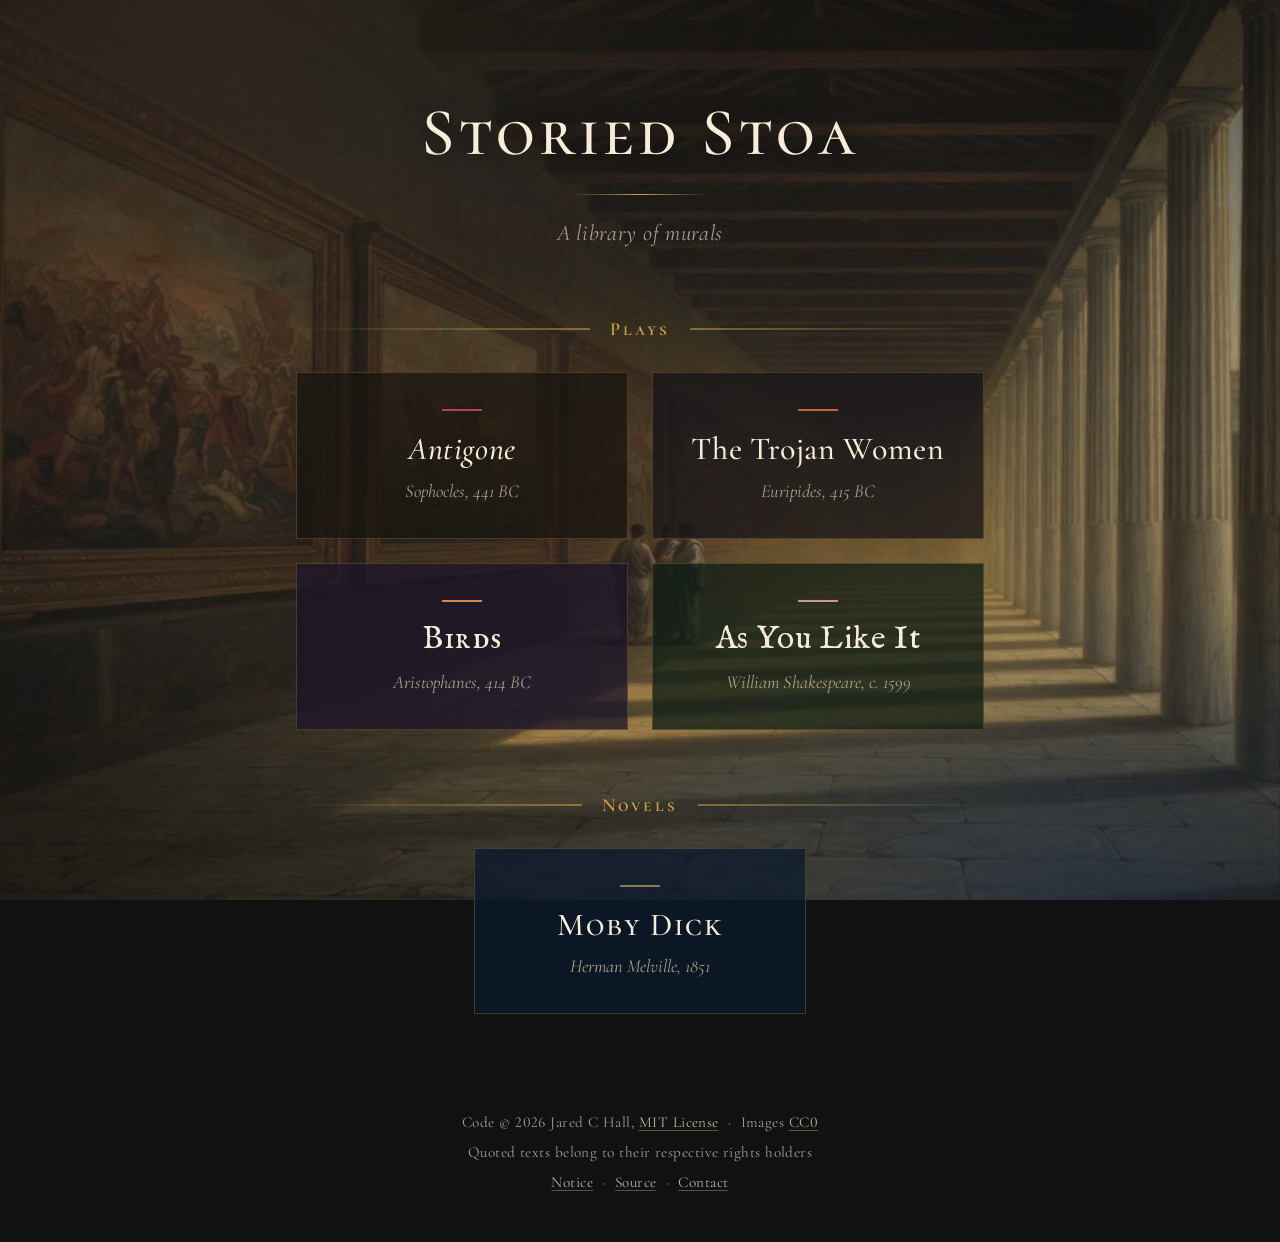
<file: index.html>
<!DOCTYPE html>
<html lang="en">
<head>
    <meta charset="UTF-8">
    <meta name="viewport" content="width=device-width, initial-scale=1.0">

    <title>Storied Stoa</title>

    <link rel="icon" href="favicon-32.png" sizes="32x32" type="image/png">
    <link rel="icon" href="favicon.svg" type="image/svg+xml">

    <link href="styles/fonts/cormorant-garamond/fonts.css" rel="stylesheet">
    <link href="styles/fonts/cormorant-sc/fonts.css" rel="stylesheet">
    <link href="styles/fonts/im-fell-english/fonts.css" rel="stylesheet">
    <link href="styles/fonts/im-fell-english-sc/fonts.css" rel="stylesheet">

    <link href="styles/colors.css" rel="stylesheet">
    <link href="styles/landing.css" rel="stylesheet">
    <link href="styles/footer.css" rel="stylesheet">
</head>
<body>

<div class="backdrop"><img src="images/stoa-poikile.webp" alt=""></div>
<div class="backdrop-veil"></div>

<div class="content">
    <header class="masthead">
        <h1>Storied Stoa</h1>
        <div class="masthead-rule"></div>
        <p class="masthead-subtitle">A library of murals</p>
    </header>

    <main>
        <section class="shelf">
            <h2 class="section-label">Plays</h2>

            <ul class="murals">
                <li>
                    <a class="mural mural--antigone" href="/murals/antigone/">
                        <div class="mural-accent"></div>
                        <h3 class="mural-title">Antigone</h3>
                        <p class="mural-author">Sophocles, 441 BC</p>
                    </a>
                </li>
                <li>
                    <a class="mural mural--trojan-women" href="/murals/trojan-women/">
                        <div class="mural-accent"></div>
                        <h3 class="mural-title">The Trojan Women</h3>
                        <p class="mural-author">Euripides, 415 BC</p>
                    </a>
                </li>
                <li>
                    <a class="mural mural--birds" href="/murals/birds">
                        <div class="mural-accent"></div>
                        <h3 class="mural-title">Birds</h3>
                        <p class="mural-author">Aristophanes, 414 BC</p>
                    </a>
                </li>
                <li>
                    <a class="mural mural--as-you-like-it" href="/murals/as-you-like-it/">
                        <div class="mural-accent"></div>
                        <h3 class="mural-title">As You Like It</h3>
                        <p class="mural-author">William Shakespeare, c. 1599</p>
                    </a>
                </li>
            </ul>
        </section>

        <section class="shelf">
            <h2 class="section-label">Novels</h2>

            <ul class="murals">
                <li>
                    <a class="mural mural--moby-dick" href="/murals/moby-dick/">
                        <div class="mural-accent"></div>
                        <h3 class="mural-title">Moby Dick</h3>
                        <p class="mural-author">Herman Melville, 1851</p>
                    </a>
                </li>
            </ul>
        </section>
    </main>
</div>

<footer class="page-footer">
    <p class="footer-line footer-line--terms">
        <span class="footer-item">Code &copy; 2026 Jared C Hall, <a href="https://github.com/JaredCHall/storied-stoa/blob/main/LICENSE.md">MIT License</a></span>
        <span class="footer-item">Images <a href="https://creativecommons.org/publicdomain/zero/1.0/">CC0</a></span>
    </p>
    <p class="footer-line">
        <span class="footer-item">Quoted texts belong to their respective rights holders</span>
    </p>
    <p class="footer-line">
        <span class="footer-item"><a href="https://github.com/JaredCHall/storied-stoa/blob/main/NOTICE.md">Notice</a></span>
        <span class="footer-item"><a href="https://github.com/JaredCHall/storied-stoa">Source</a></span>
        <span class="footer-item"><a href="mailto:storied.stoa@gmail.com">Contact</a></span>
    </p>
</footer>

</body>
</html>
</file>
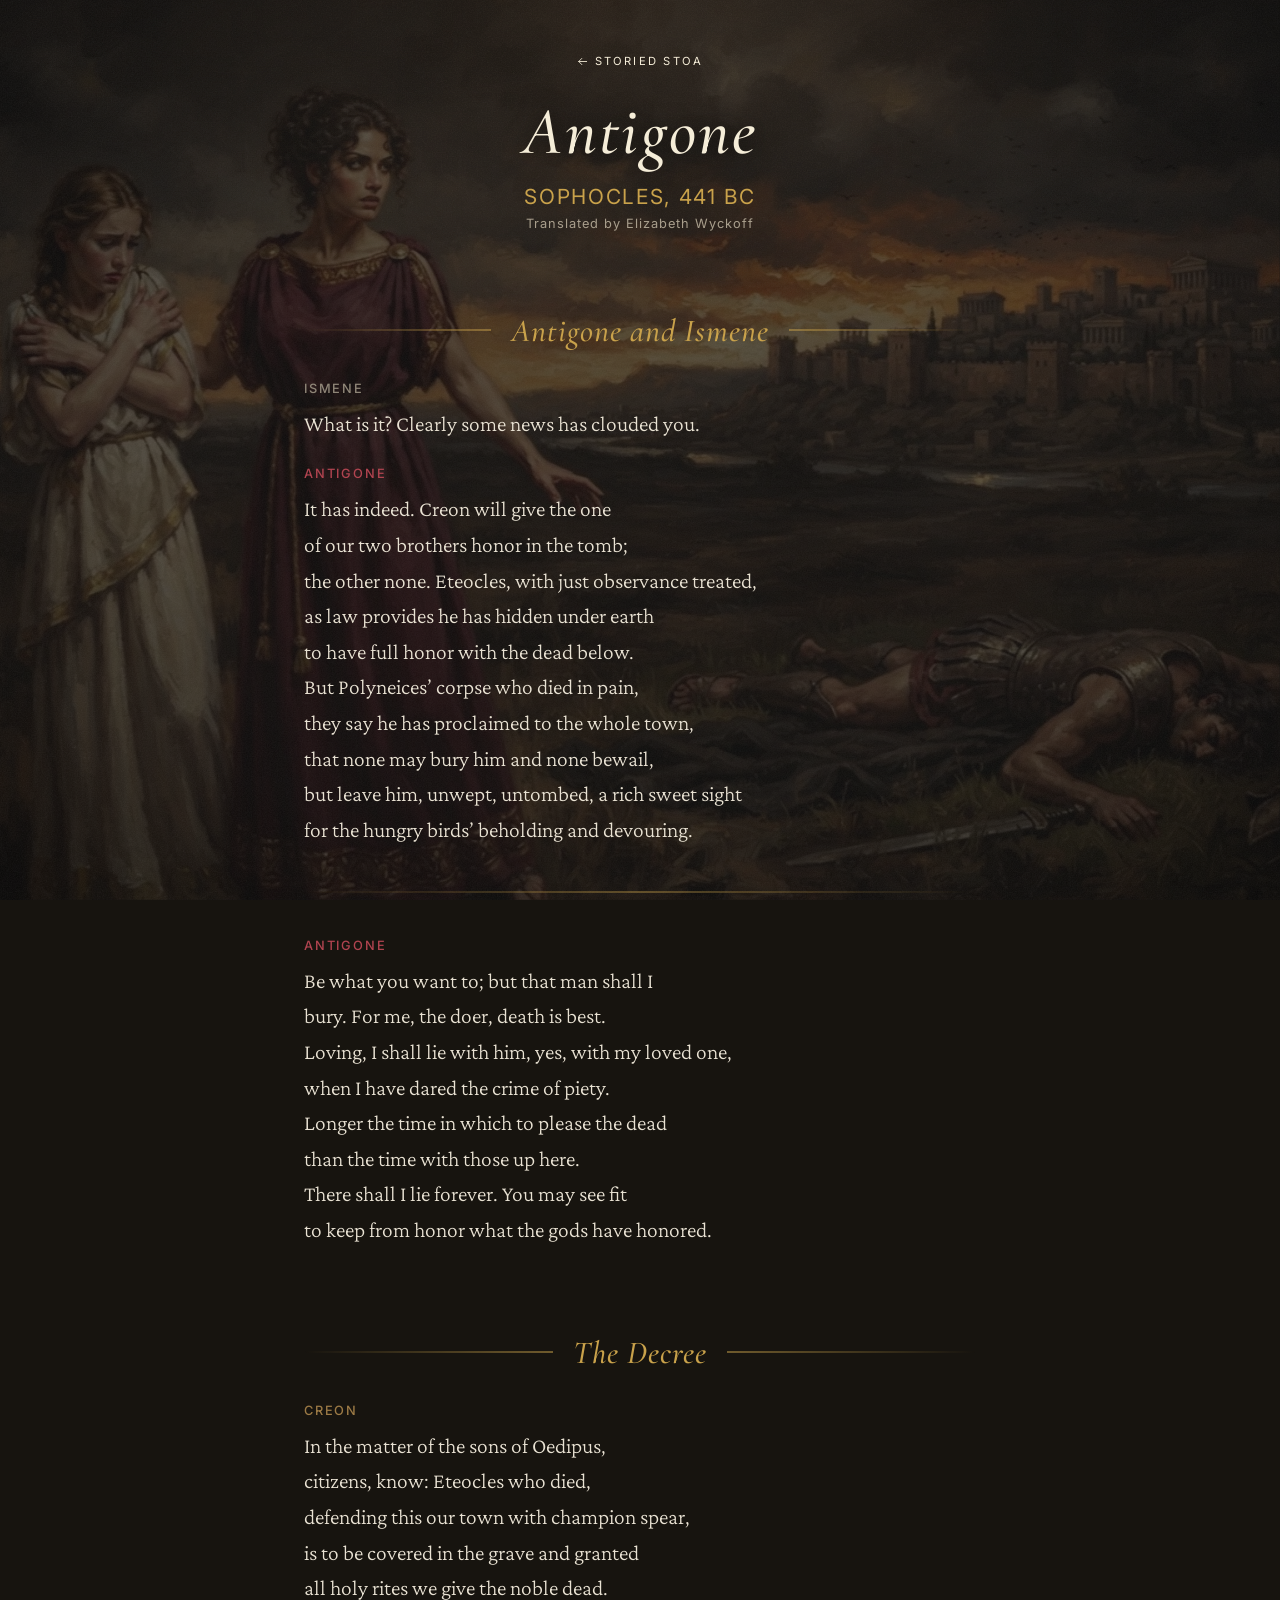
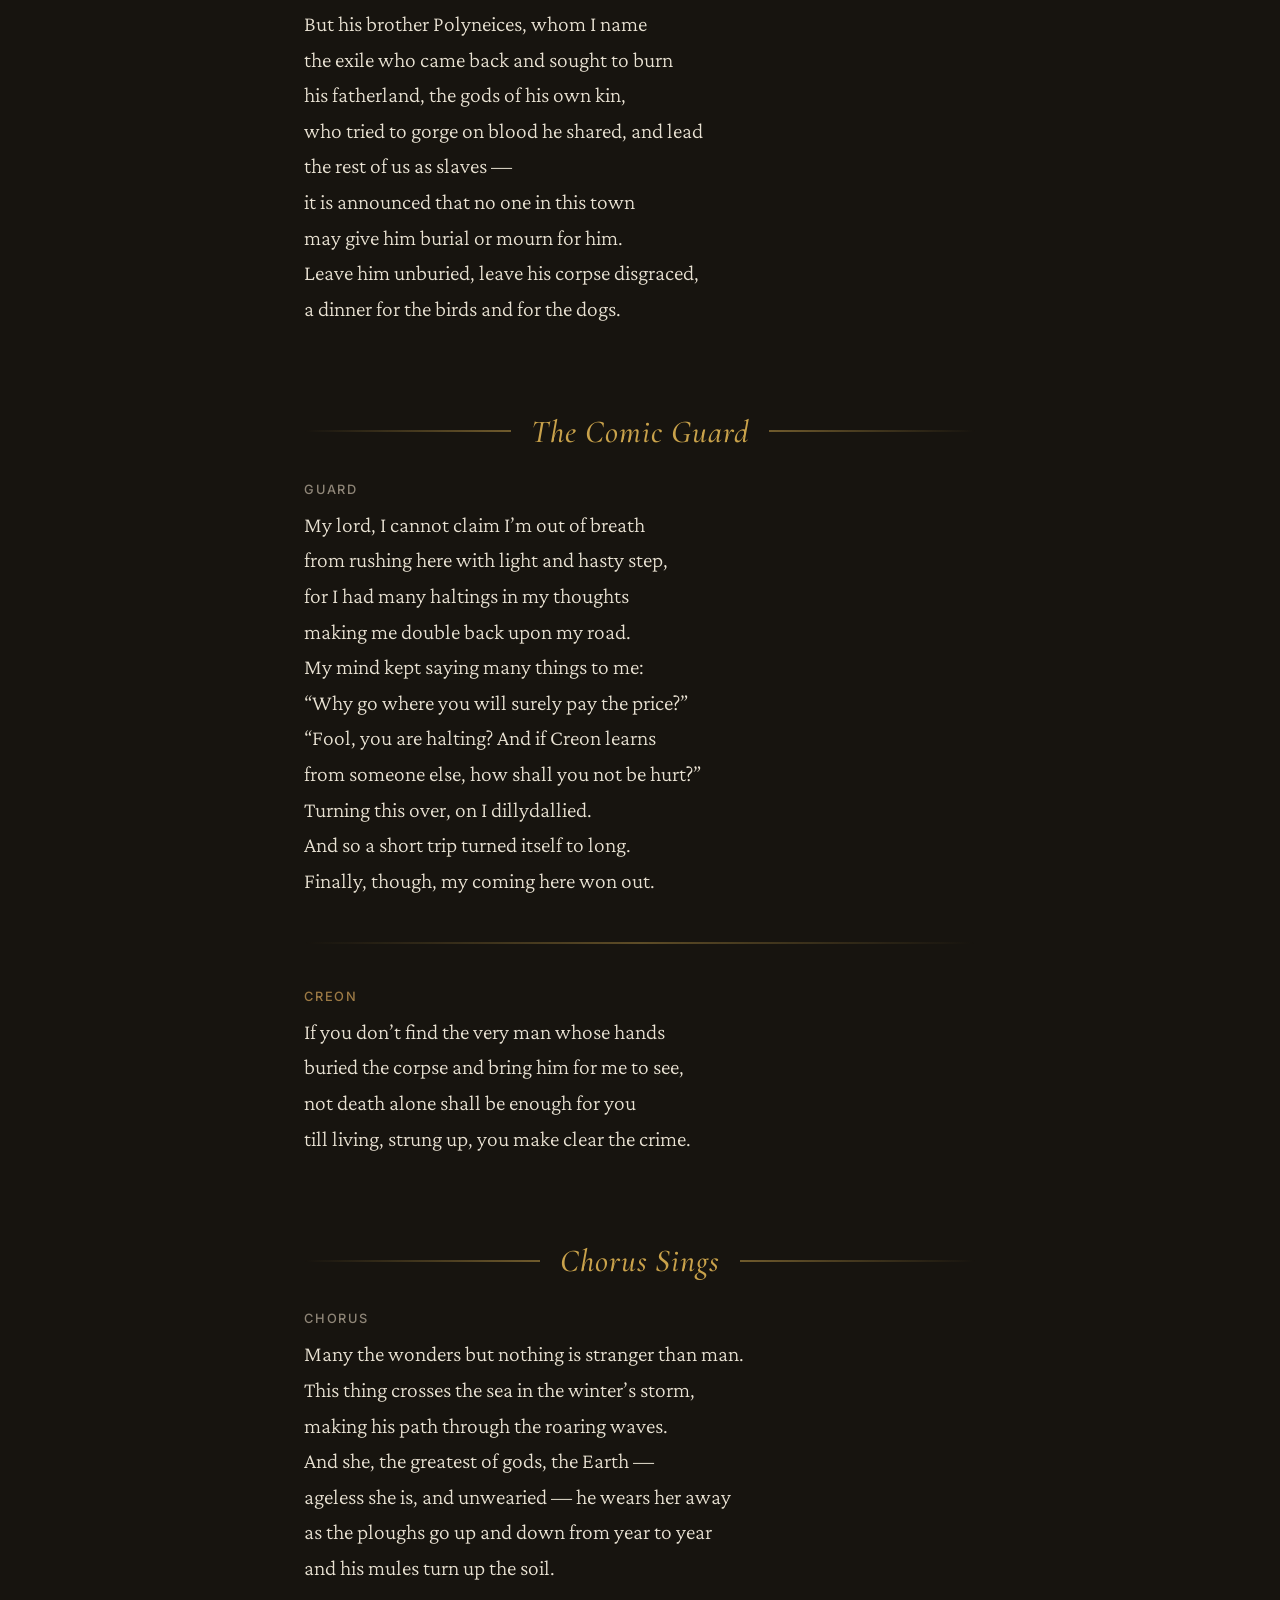
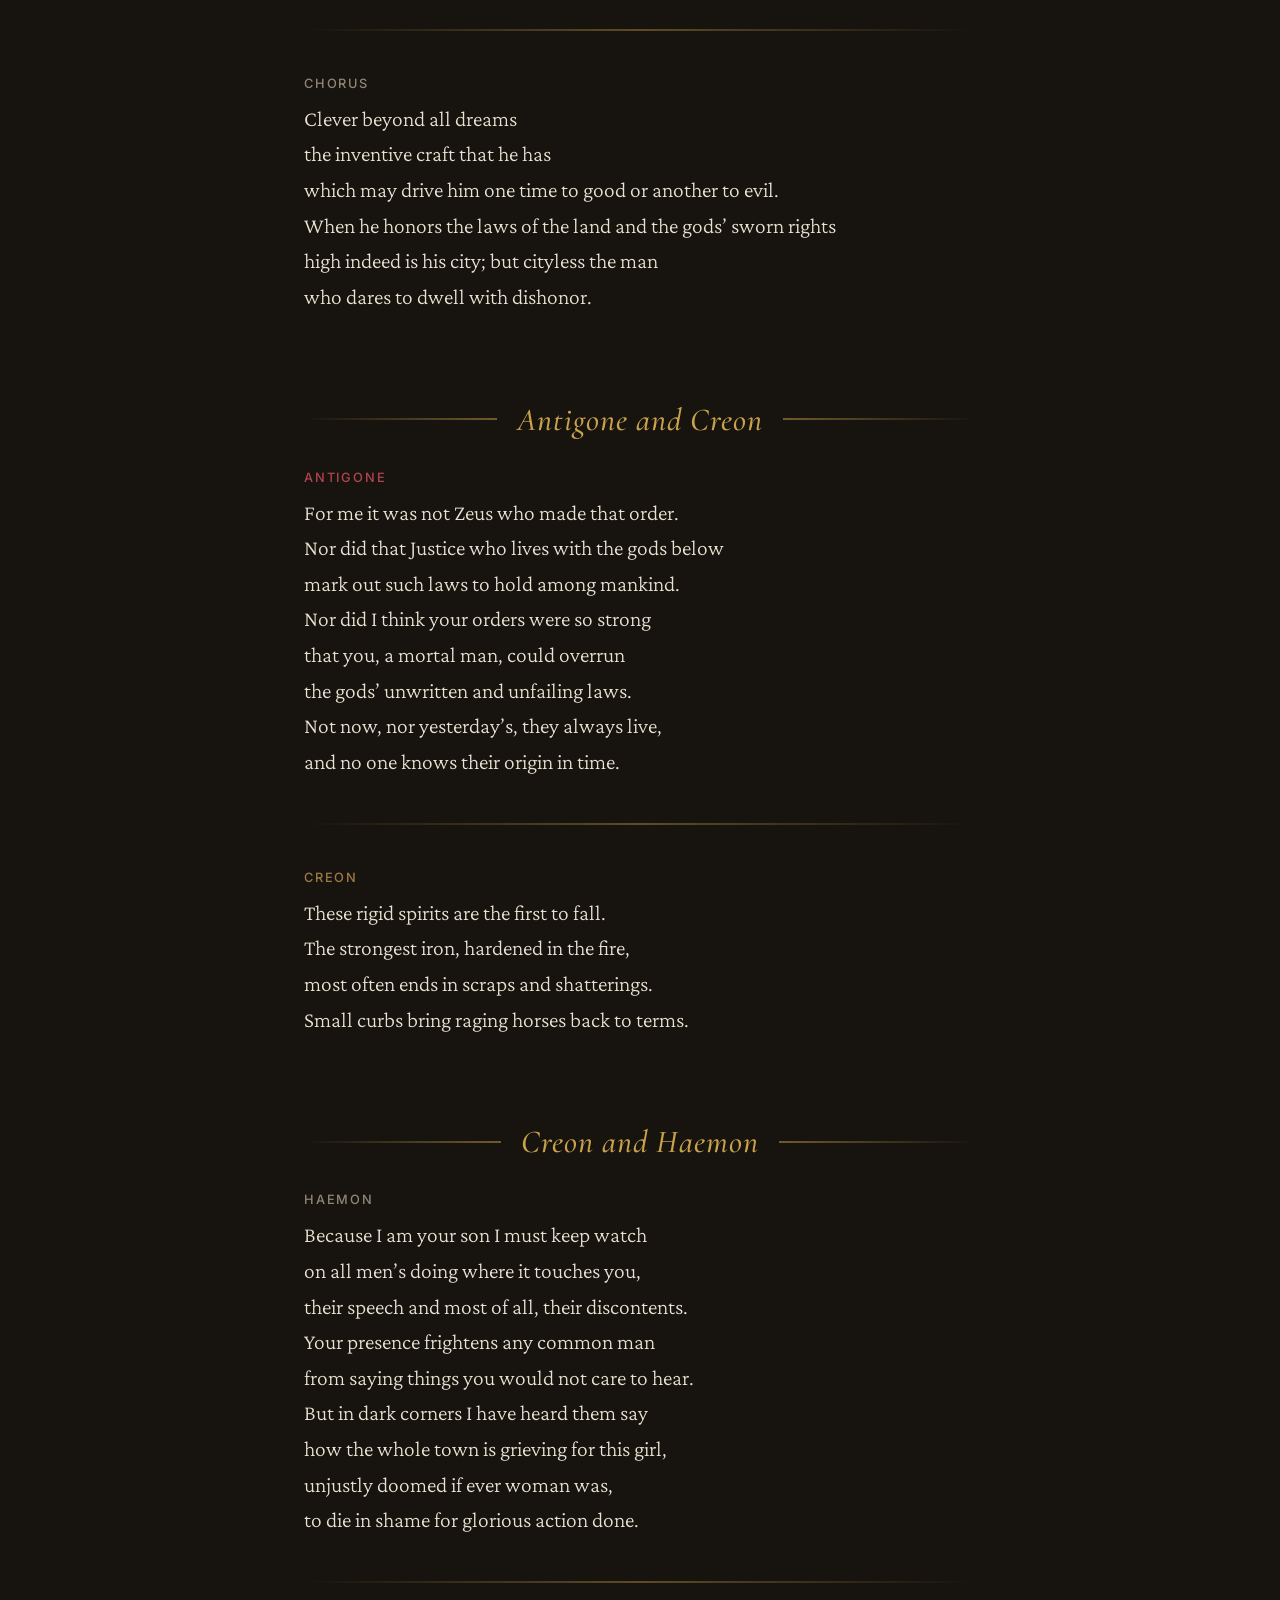
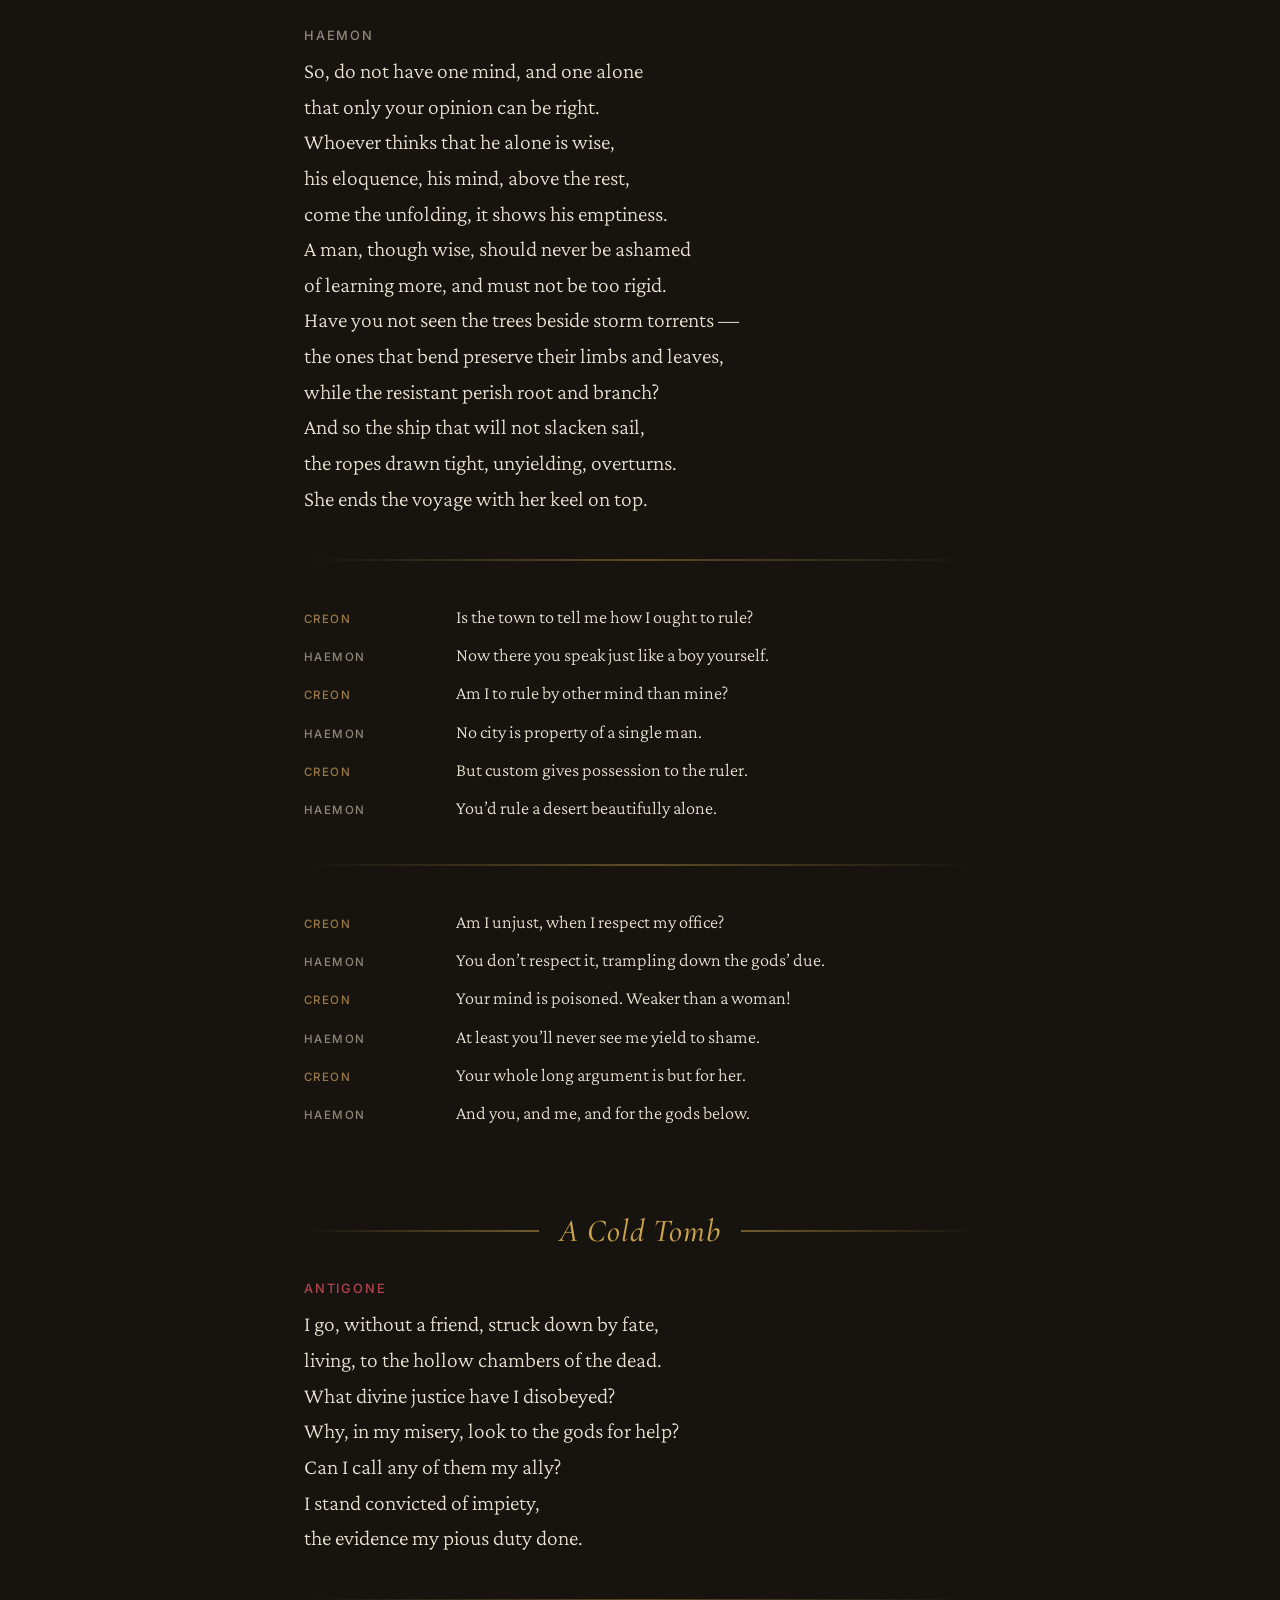
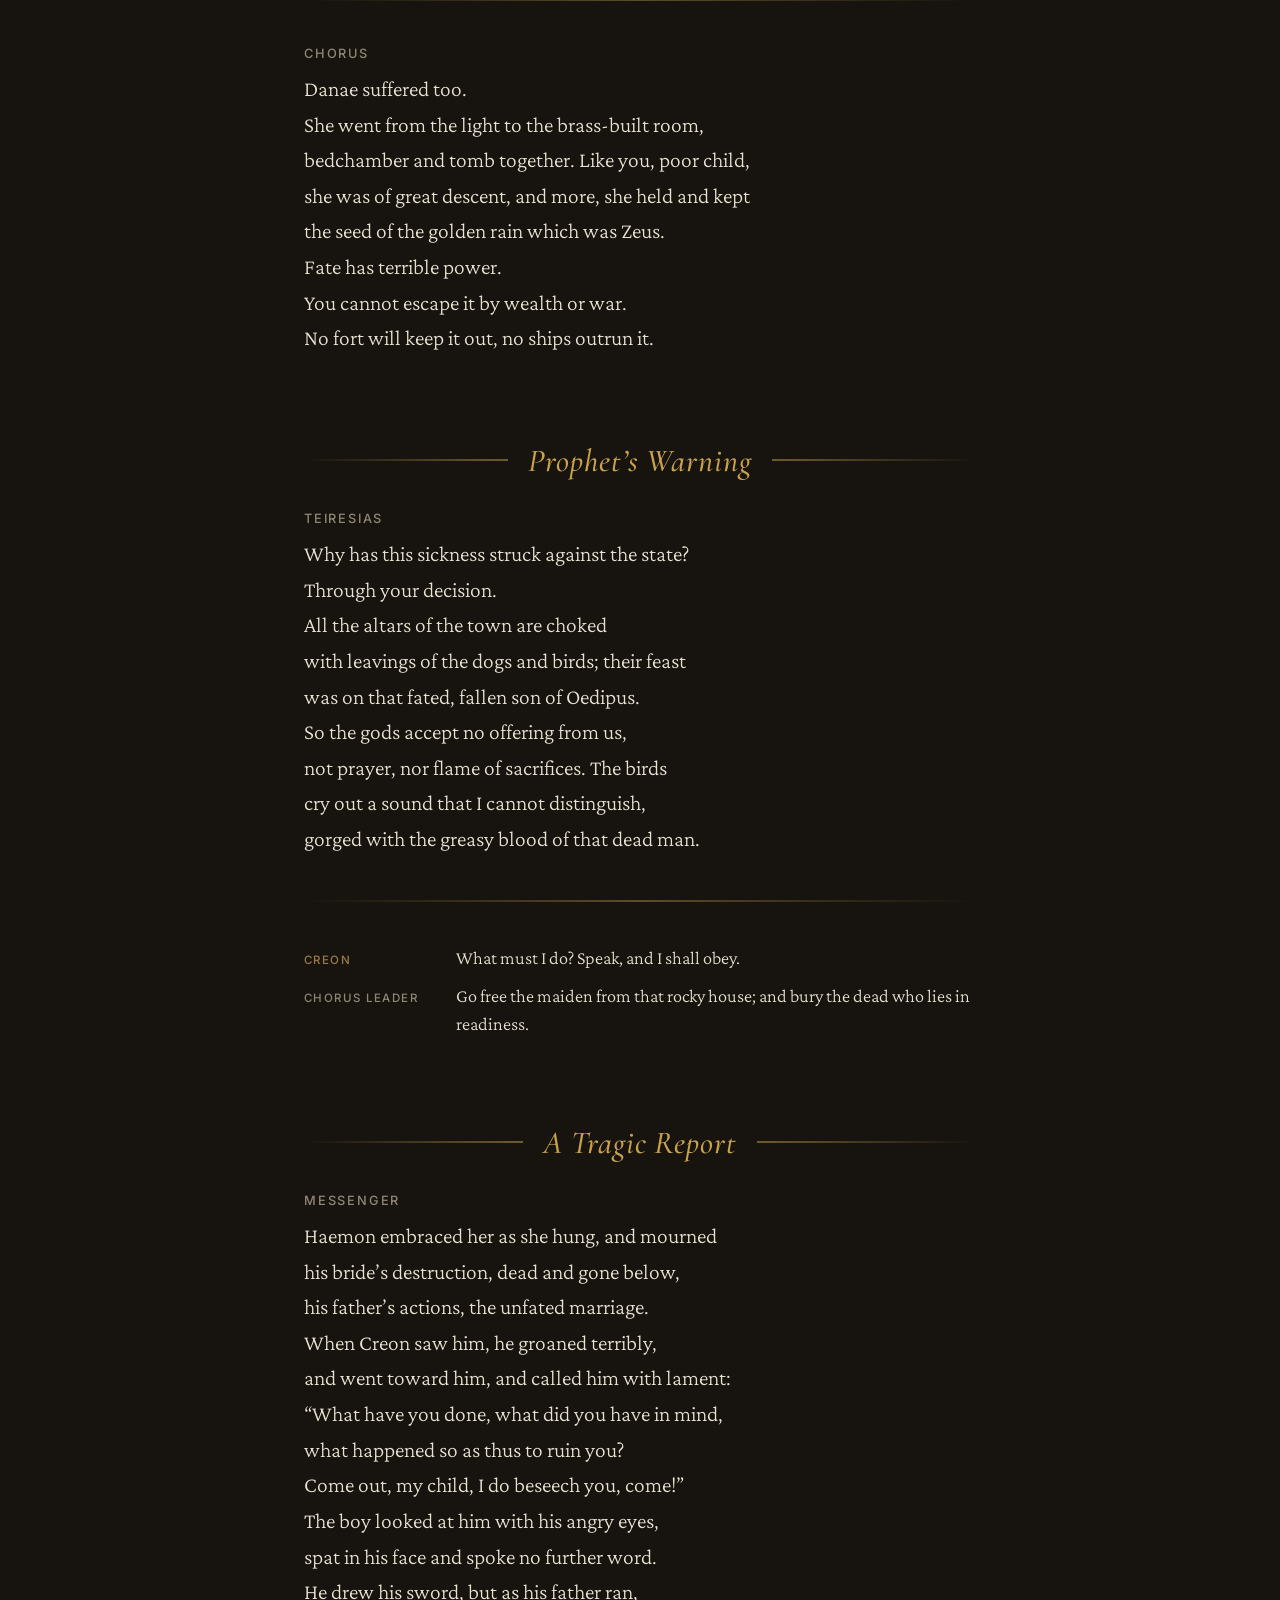
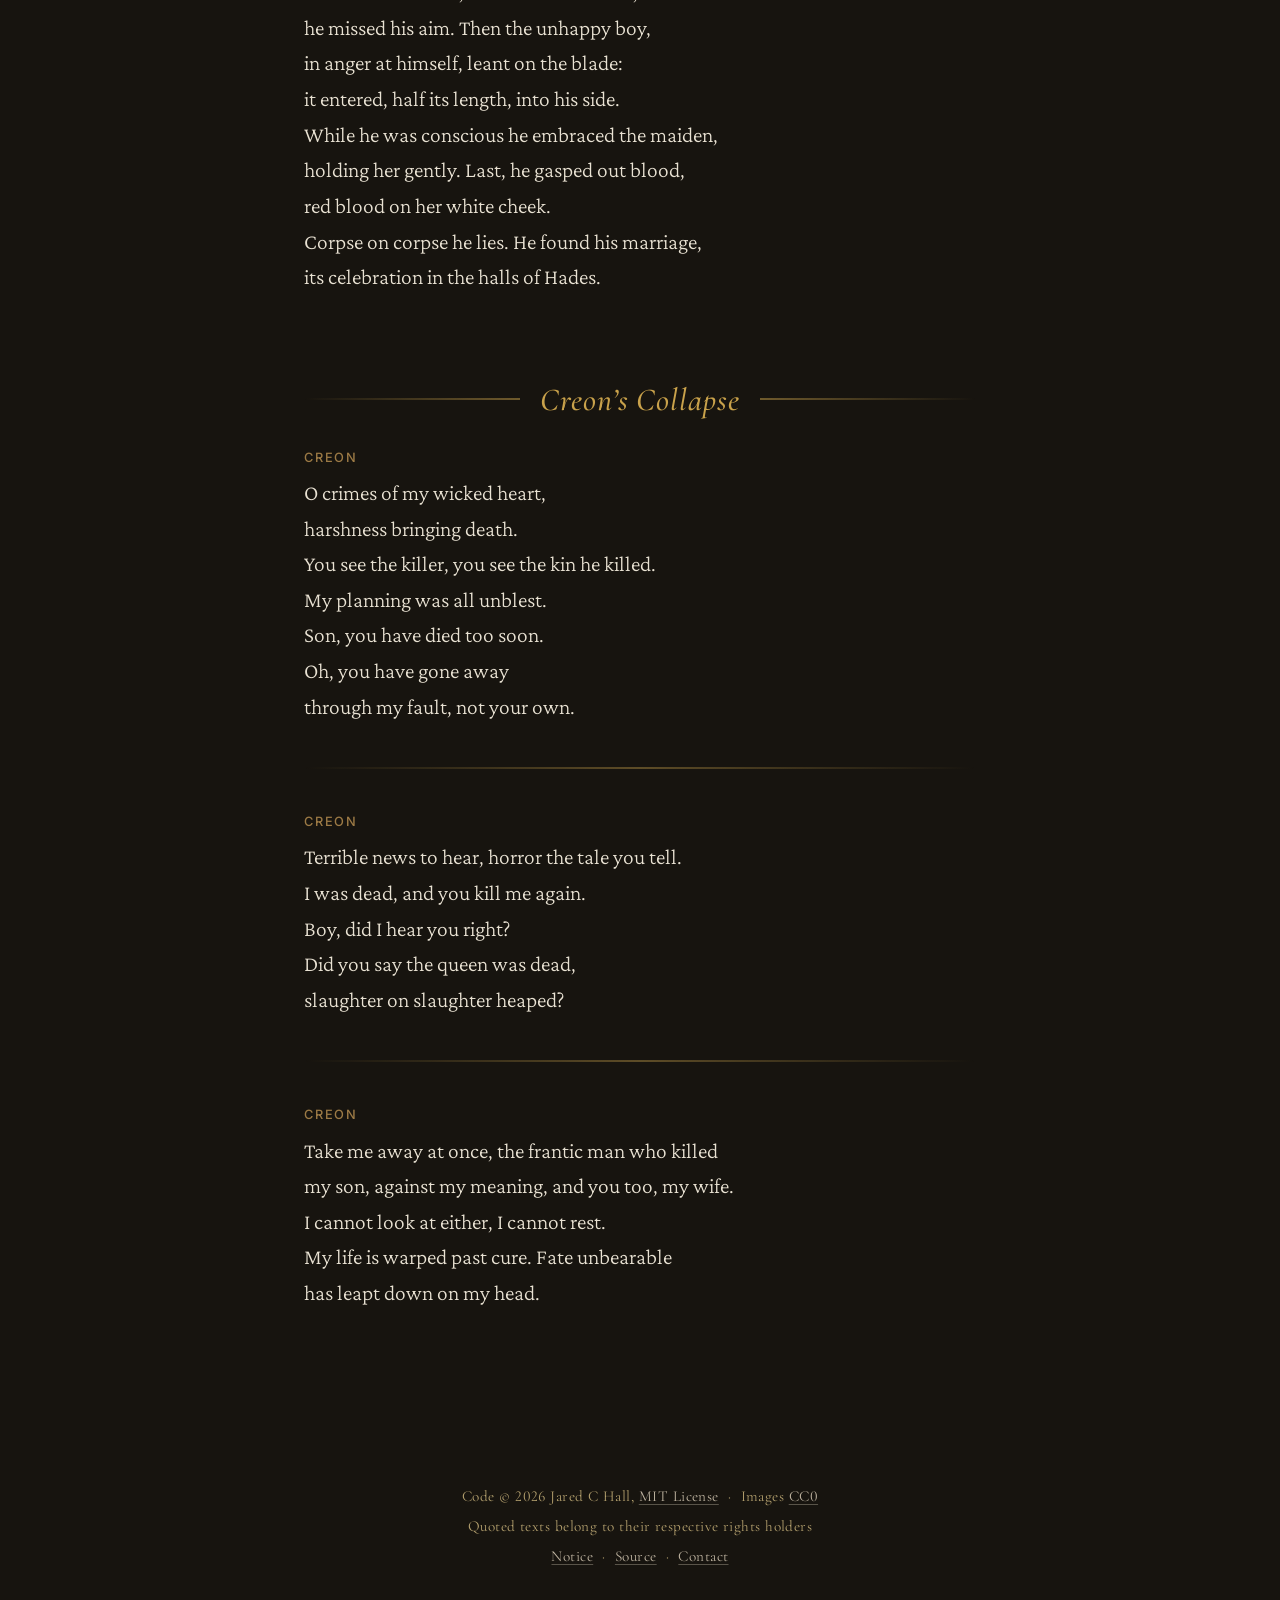
<file: antigone/index.html>
<!DOCTYPE html>
<html lang="en">
<head>
    <meta charset="UTF-8">
    <meta name="viewport" content="width=device-width, initial-scale=1.0">

    <title>Antigone</title>

    <link rel="icon" href="../favicon-32.png" sizes="32x32" type="image/png">
    <link rel="icon" href="../favicon.svg" type="image/svg+xml">

    <link href="../styles/fonts/crimson-pro/fonts.css" rel="stylesheet">
    <link href="../styles/fonts/inter/fonts.css" rel="stylesheet">
    <link href="../styles/fonts/cormorant-garamond/fonts.css" rel="stylesheet">


    <link href="../styles/colors.css" rel="stylesheet">
    <link href="../styles/skene.css" rel="stylesheet">
    <link href="../styles/mural.css" rel="stylesheet">
    <link href="../styles/play.css" rel="stylesheet">
    <link href="antigone.css" rel="stylesheet">
    <link href="../styles/footer.css" rel="stylesheet">

    <script type="module" src="../scripts/index.js"></script>
</head>
<body>

<div id="scene-a" class="scene-layer"></div>
<div id="scene-b" class="scene-layer hidden"></div>
<div class="scene-overlay"></div>

<div class="content">

    <header class="title-block">
        <nav class="stoa-eyebrow" aria-label="Site">
            <a class="stoa-link" href="../index.html">Storied Stoa</a>
        </nav>
        <h1 class="work-title">Antigone</h1>
        <p class="author">Sophocles, 441 BC</p>
        <p class="translator">Translated by Elizabeth Wyckoff</p>
    </header>

    <main class="reading">
        <section class="passage">
            <h2 class="passage-heading scene-marker" id="antigone-and-ismene" data-scene="images/antigone-ismene.webp">
                <a href="#antigone-and-ismene">Antigone and Ismene</a>
            </h2>

            <blockquote class="excerpt">
                <p class="speaker">Ismene</p>
                <p class="line">What is it? Clearly some news has clouded you.</p>

                <p class="speaker speaker--antigone">Antigone</p>
                <p class="line">It has indeed. Creon will give the one
                    of our two brothers honor in the tomb;
                    the other none. Eteocles, with just observance treated,
                    as law provides he has hidden under earth
                    to have full honor with the dead below.
                    But Polyneices’ corpse who died in pain,
                    they say he has proclaimed to the whole town,
                    that none may bury him and none bewail,
                    but leave him, unwept, untombed, a rich sweet sight
                    for the hungry birds’ beholding and devouring.</p>
            </blockquote>

            <hr class="divider">

            <blockquote class="excerpt">
                <p class="speaker speaker--antigone">Antigone</p>
                <p class="line">Be what you want to; but that man shall I
                    bury. For me, the doer, death is best.
                    Loving, I shall lie with him, yes, with my loved one,
                    when I have dared the crime of piety.
                    Longer the time in which to please the dead
                    than the time with those up here.
                    There shall I lie forever. You may see fit
                    to keep from honor what the gods have honored.</p>
            </blockquote>
        </section>

        <section class="passage">
            <h2 class="passage-heading scene-marker" id="the-decree" data-scene="images/creon-decree.webp">
                <a href="#the-decree">The Decree</a>
            </h2>

            <blockquote class="excerpt">
                <p class="speaker speaker--creon">Creon</p>
                <p class="line">In the matter of the sons of Oedipus,
                    citizens, know: Eteocles who died,
                    defending this our town with champion spear,
                    is to be covered in the grave and granted
                    all holy rites we give the noble dead.
                    But his brother Polyneices, whom I name
                    the exile who came back and sought to burn
                    his fatherland, the gods of his own kin,
                    who tried to gorge on blood he shared, and lead
                    the rest of us as slaves —
                    it is announced that no one in this town
                    may give him burial or mourn for him.
                    Leave him unburied, leave his corpse disgraced,
                    a dinner for the birds and for the dogs.</p>
            </blockquote>
        </section>

        <section class="passage">
            <h2 class="passage-heading scene-marker" id="comic-guard" data-scene="images/comic-guard.webp">
                <a href="#comic-guard">The Comic Guard</a>
            </h2>

            <blockquote class="excerpt">
                <p class="speaker">Guard</p>
                <p class="line">My lord, I cannot claim I’m out of breath
                    from rushing here with light and hasty step,
                    for I had many haltings in my thoughts
                    making me double back upon my road.
                    My mind kept saying many things to me:
                    “Why go where you will surely pay the price?”
                    “Fool, you are halting? And if Creon learns
                    from someone else, how shall you not be hurt?”
                    Turning this over, on I dillydallied.
                    And so a short trip turned itself to long.
                    Finally, though, my coming here won out.</p>
            </blockquote>

            <hr class="divider">

            <blockquote class="excerpt">
                <p class="speaker speaker--creon">Creon</p>
                <p class="line">If you don’t find the very man whose hands
                    buried the corpse and bring him for me to see,
                    not death alone shall be enough for you
                    till living, strung up, you make clear the crime.</p>
            </blockquote>
        </section>

        <section class="passage">
            <h2 class="passage-heading scene-marker" id="chorus-sings" data-scene="images/chorus.webp">
                <a href="#chorus-sings">Chorus Sings</a>
            </h2>

            <blockquote class="excerpt">
                <p class="speaker">Chorus</p>
                <p class="line">Many the wonders but nothing is stranger than man.
                    This thing crosses the sea in the winter’s storm,
                    making his path through the roaring waves.
                    And she, the greatest of gods, the Earth —
                    ageless she is, and unwearied — he wears her away
                    as the ploughs go up and down from year to year
                    and his mules turn up the soil.</p>
            </blockquote>

            <hr class="divider">

            <blockquote class="excerpt">
                <p class="speaker">Chorus</p>
                <p class="line">Clever beyond all dreams
                    the inventive craft that he has
                    which may drive him one time to good or another to evil.
                    When he honors the laws of the land and the gods’ sworn rights
                    high indeed is his city; but cityless the man
                    who dares to dwell with dishonor.</p>
            </blockquote>
        </section>

        <section class="passage">
            <h2 class="passage-heading scene-marker" id="antigone-and-creon" data-scene="images/antigone-creon.webp">
                <a href="#antigone-and-creon">Antigone and Creon</a>
            </h2>

            <blockquote class="excerpt">
                <p class="speaker speaker--antigone">Antigone</p>
                <p class="line">For me it was not Zeus who made that order.
                    Nor did that Justice who lives with the gods below
                    mark out such laws to hold among mankind.
                    Nor did I think your orders were so strong
                    that you, a mortal man, could overrun
                    the gods’ unwritten and unfailing laws.
                    Not now, nor yesterday’s, they always live,
                    and no one knows their origin in time.</p>
            </blockquote>

            <hr class="divider">

            <blockquote class="excerpt">
                <p class="speaker speaker--creon">Creon</p>
                <p class="line">These rigid spirits are the first to fall.
                    The strongest iron, hardened in the fire,
                    most often ends in scraps and shatterings.
                    Small curbs bring raging horses back to terms.</p>
            </blockquote>
        </section>

        <section class="passage">
            <h2 class="passage-heading scene-marker" id="creon-and-haemon" data-scene="images/creon-haemon.webp">
                <a href="#creon-and-haemon">Creon and Haemon</a>
            </h2>

            <blockquote class="excerpt">
                <p class="speaker">Haemon</p>
                <p class="line">Because I am your son I must keep watch
                    on all men’s doing where it touches you,
                    their speech and most of all, their discontents.
                    Your presence frightens any common man
                    from saying things you would not care to hear.
                    But in dark corners I have heard them say
                    how the whole town is grieving for this girl,
                    unjustly doomed if ever woman was,
                    to die in shame for glorious action done.</p>
            </blockquote>

            <hr class="divider">

            <blockquote class="excerpt">
                <p class="speaker">Haemon</p>
                <p class="line">So, do not have one mind, and one alone
                    that only your opinion can be right.
                    Whoever thinks that he alone is wise,
                    his eloquence, his mind, above the rest,
                    come the unfolding, it shows his emptiness.
                    A man, though wise, should never be ashamed
                    of learning more, and must not be too rigid.
                    Have you not seen the trees beside storm torrents —
                    the ones that bend preserve their limbs and leaves,
                    while the resistant perish root and branch?
                    And so the ship that will not slacken sail,
                    the ropes drawn tight, unyielding, overturns.
                    She ends the voyage with her keel on top.</p>
            </blockquote>

            <hr class="divider">

            <blockquote class="excerpt excerpt--exchange">
                <div class="exchange-line">
                    <span class="speaker-inline speaker--creon">Creon</span>
                    <span class="line-inline">Is the town to tell me how I ought to rule?</span>
                </div>
                <div class="exchange-line">
                    <span class="speaker-inline">Haemon</span>
                    <span class="line-inline">Now there you speak just like a boy yourself.</span>
                </div>
                <div class="exchange-line">
                    <span class="speaker-inline speaker--creon">Creon</span>
                    <span class="line-inline">Am I to rule by other mind than mine?</span>
                </div>
                <div class="exchange-line">
                    <span class="speaker-inline">Haemon</span>
                    <span class="line-inline">No city is property of a single man.</span>
                </div>
                <div class="exchange-line">
                    <span class="speaker-inline speaker--creon">Creon</span>
                    <span class="line-inline">But custom gives possession to the ruler.</span>
                </div>
                <div class="exchange-line">
                    <span class="speaker-inline">Haemon</span>
                    <span class="line-inline">You’d rule a desert beautifully alone.</span>
                </div>
            </blockquote>

            <hr class="divider">

            <blockquote class="excerpt excerpt--exchange">
                <div class="exchange-line">
                    <span class="speaker-inline speaker--creon">Creon</span>
                    <span class="line-inline">Am I unjust, when I respect my office?</span>
                </div>
                <div class="exchange-line">
                    <span class="speaker-inline">Haemon</span>
                    <span class="line-inline">You don’t respect it, trampling down the gods’ due.</span>
                </div>
                <div class="exchange-line">
                    <span class="speaker-inline speaker--creon">Creon</span>
                    <span class="line-inline">Your mind is poisoned. Weaker than a woman!</span>
                </div>
                <div class="exchange-line">
                    <span class="speaker-inline">Haemon</span>
                    <span class="line-inline">At least you’ll never see me yield to shame.</span>
                </div>
                <div class="exchange-line">
                    <span class="speaker-inline speaker--creon">Creon</span>
                    <span class="line-inline">Your whole long argument is but for her.</span>
                </div>
                <div class="exchange-line">
                    <span class="speaker-inline">Haemon</span>
                    <span class="line-inline">And you, and me, and for the gods below.</span>
                </div>
            </blockquote>
        </section>

        <section class="passage">
            <h2 class="passage-heading scene-marker" id="cold-tomb" data-scene="images/antigone-tomb.webp">
                <a href="#cold-tomb">A Cold Tomb</a>
            </h2>

            <blockquote class="excerpt">
                <p class="speaker speaker--antigone">Antigone</p>
                <p class="line">I go, without a friend, struck down by fate,
                    living, to the hollow chambers of the dead.
                    What divine justice have I disobeyed?
                    Why, in my misery, look to the gods for help?
                    Can I call any of them my ally?
                    I stand convicted of impiety,
                    the evidence my pious duty done.</p>
            </blockquote>

            <hr class="divider">

            <blockquote class="excerpt">
                <p class="speaker">Chorus</p>
                <p class="line">Danae suffered too.
                    She went from the light to the brass-built room,
                    bedchamber and tomb together. Like you, poor child,
                    she was of great descent, and more, she held and kept
                    the seed of the golden rain which was Zeus.
                    Fate has terrible power.
                    You cannot escape it by wealth or war.
                    No fort will keep it out, no ships outrun it.</p>
            </blockquote>
        </section>

        <section class="passage">
            <h2 class="passage-heading scene-marker" id="prophets-warning" data-scene="images/creon-teiresias.webp">
                <a href="#prophets-warning">Prophet’s Warning</a>
            </h2>

            <blockquote class="excerpt">
                <p class="speaker">Teiresias</p>
                <p class="line">Why has this sickness struck against the state?
                    Through your decision.
                    All the altars of the town are choked
                    with leavings of the dogs and birds; their feast
                    was on that fated, fallen son of Oedipus.
                    So the gods accept no offering from us,
                    not prayer, nor flame of sacrifices. The birds
                    cry out a sound that I cannot distinguish,
                    gorged with the greasy blood of that dead man.</p>
            </blockquote>

            <hr class="divider">

            <blockquote class="excerpt excerpt--exchange">
                <div class="exchange-line">
                    <span class="speaker-inline speaker--creon">Creon</span>
                    <span class="line-inline">What must I do? Speak, and I shall obey.</span>
                </div>
                <div class="exchange-line">
                    <span class="speaker-inline">Chorus Leader</span>
                    <span class="line-inline">Go free the maiden from that rocky house; and bury the dead who lies in readiness.</span>
                </div>
            </blockquote>
        </section>

        <section class="passage">
            <h2 class="passage-heading scene-marker" id="tragic-report" data-scene="images/messengers-report.webp">
                <a href="#tragic-report">A Tragic Report</a>
            </h2>

            <blockquote class="excerpt">
                <p class="speaker">Messenger</p>
                <p class="line">Haemon embraced her as she hung, and mourned
                    his bride’s destruction, dead and gone below,
                    his father’s actions, the unfated marriage.
                    When Creon saw him, he groaned terribly,
                    and went toward him, and called him with lament:
                    “What have you done, what did you have in mind,
                    what happened so as thus to ruin you?
                    Come out, my child, I do beseech you, come!”
                    The boy looked at him with his angry eyes,
                    spat in his face and spoke no further word.
                    He drew his sword, but as his father ran,
                    he missed his aim. Then the unhappy boy,
                    in anger at himself, leant on the blade:
                    it entered, half its length, into his side.
                    While he was conscious he embraced the maiden,
                    holding her gently. Last, he gasped out blood,
                    red blood on her white cheek.
                    Corpse on corpse he lies. He found his marriage,
                    its celebration in the halls of Hades.</p>
            </blockquote>
        </section>

        <section class="passage">
            <h2 class="passage-heading scene-marker" id="creon-collapse" data-scene="images/creon-collapse.webp">
                <a href="#creon-collapse">Creon’s Collapse</a>
            </h2>

            <blockquote class="excerpt">
                <p class="speaker speaker--creon">Creon</p>
                <p class="line">O crimes of my wicked heart,
                    harshness bringing death.
                    You see the killer, you see the kin he killed.
                    My planning was all unblest.
                    Son, you have died too soon.
                    Oh, you have gone away
                    through my fault, not your own.</p>
            </blockquote>

            <hr class="divider">

            <blockquote class="excerpt">
                <p class="speaker speaker--creon">Creon</p>
                <p class="line">Terrible news to hear, horror the tale you tell.
                    I was dead, and you kill me again.
                    Boy, did I hear you right?
                    Did you say the queen was dead,
                    slaughter on slaughter heaped?</p>
            </blockquote>

            <hr class="divider">

            <blockquote class="excerpt">
                <p class="speaker speaker--creon">Creon</p>
                <p class="line">Take me away at once, the frantic man who killed
                    my son, against my meaning, and you too, my wife.
                    I cannot look at either, I cannot rest.
                    My life is warped past cure. Fate unbearable
                    has leapt down on my head.</p>
            </blockquote>
        </section>
    </main>

</div>

<footer class="page-footer">
    <p class="footer-line footer-line--terms">
        <span class="footer-item">Code &copy; 2026 Jared C Hall, <a href="https://github.com/JaredCHall/storied-stoa/blob/main/LICENSE.md">MIT License</a></span>
        <span class="footer-item">Images <a href="https://creativecommons.org/publicdomain/zero/1.0/">CC0</a></span>
    </p>
    <p class="footer-line">
        <span class="footer-item">Quoted texts belong to their respective rights holders</span>
    </p>
    <p class="footer-line">
        <span class="footer-item"><a href="https://github.com/JaredCHall/storied-stoa/blob/main/NOTICE.md">Notice</a></span>
        <span class="footer-item"><a href="https://github.com/JaredCHall/storied-stoa">Source</a></span>
        <span class="footer-item"><a href="mailto:storied.stoa@gmail.com">Contact</a></span>
    </p>
</footer>

</body>
</html>
</file>
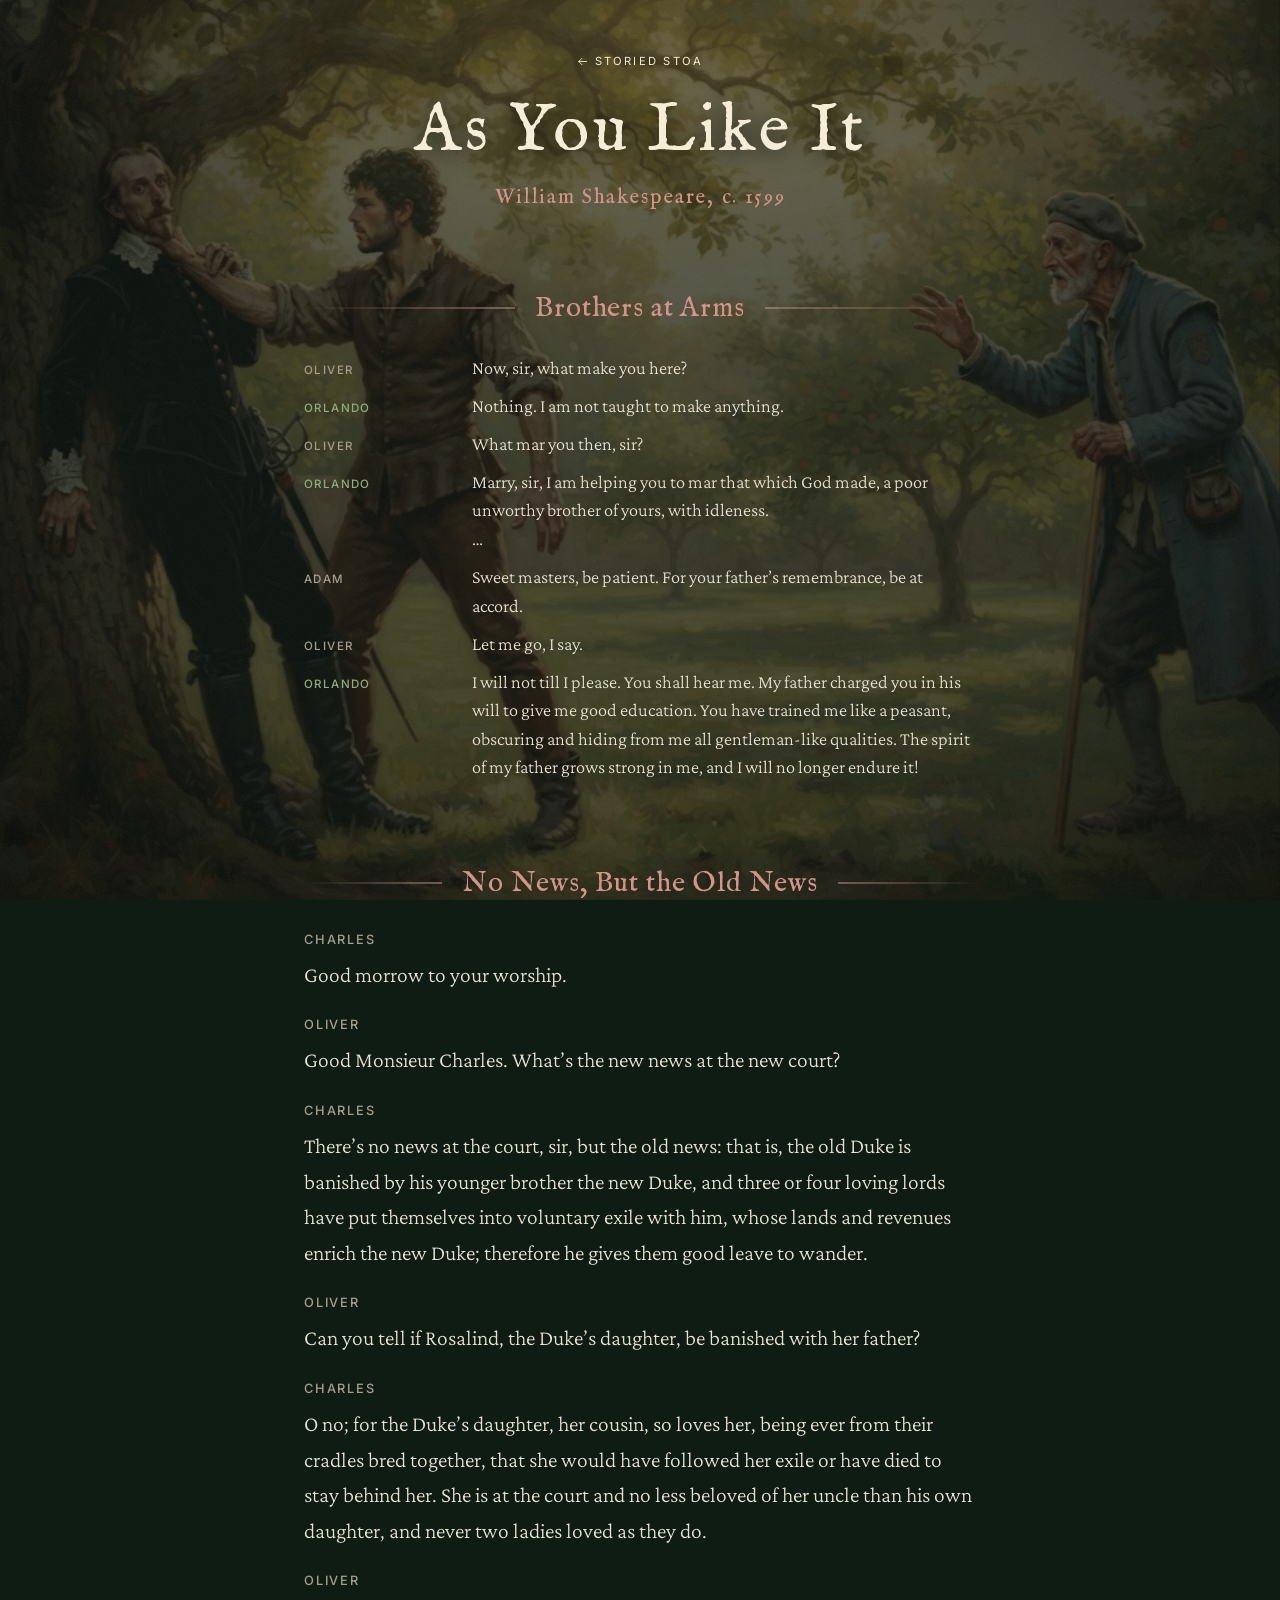
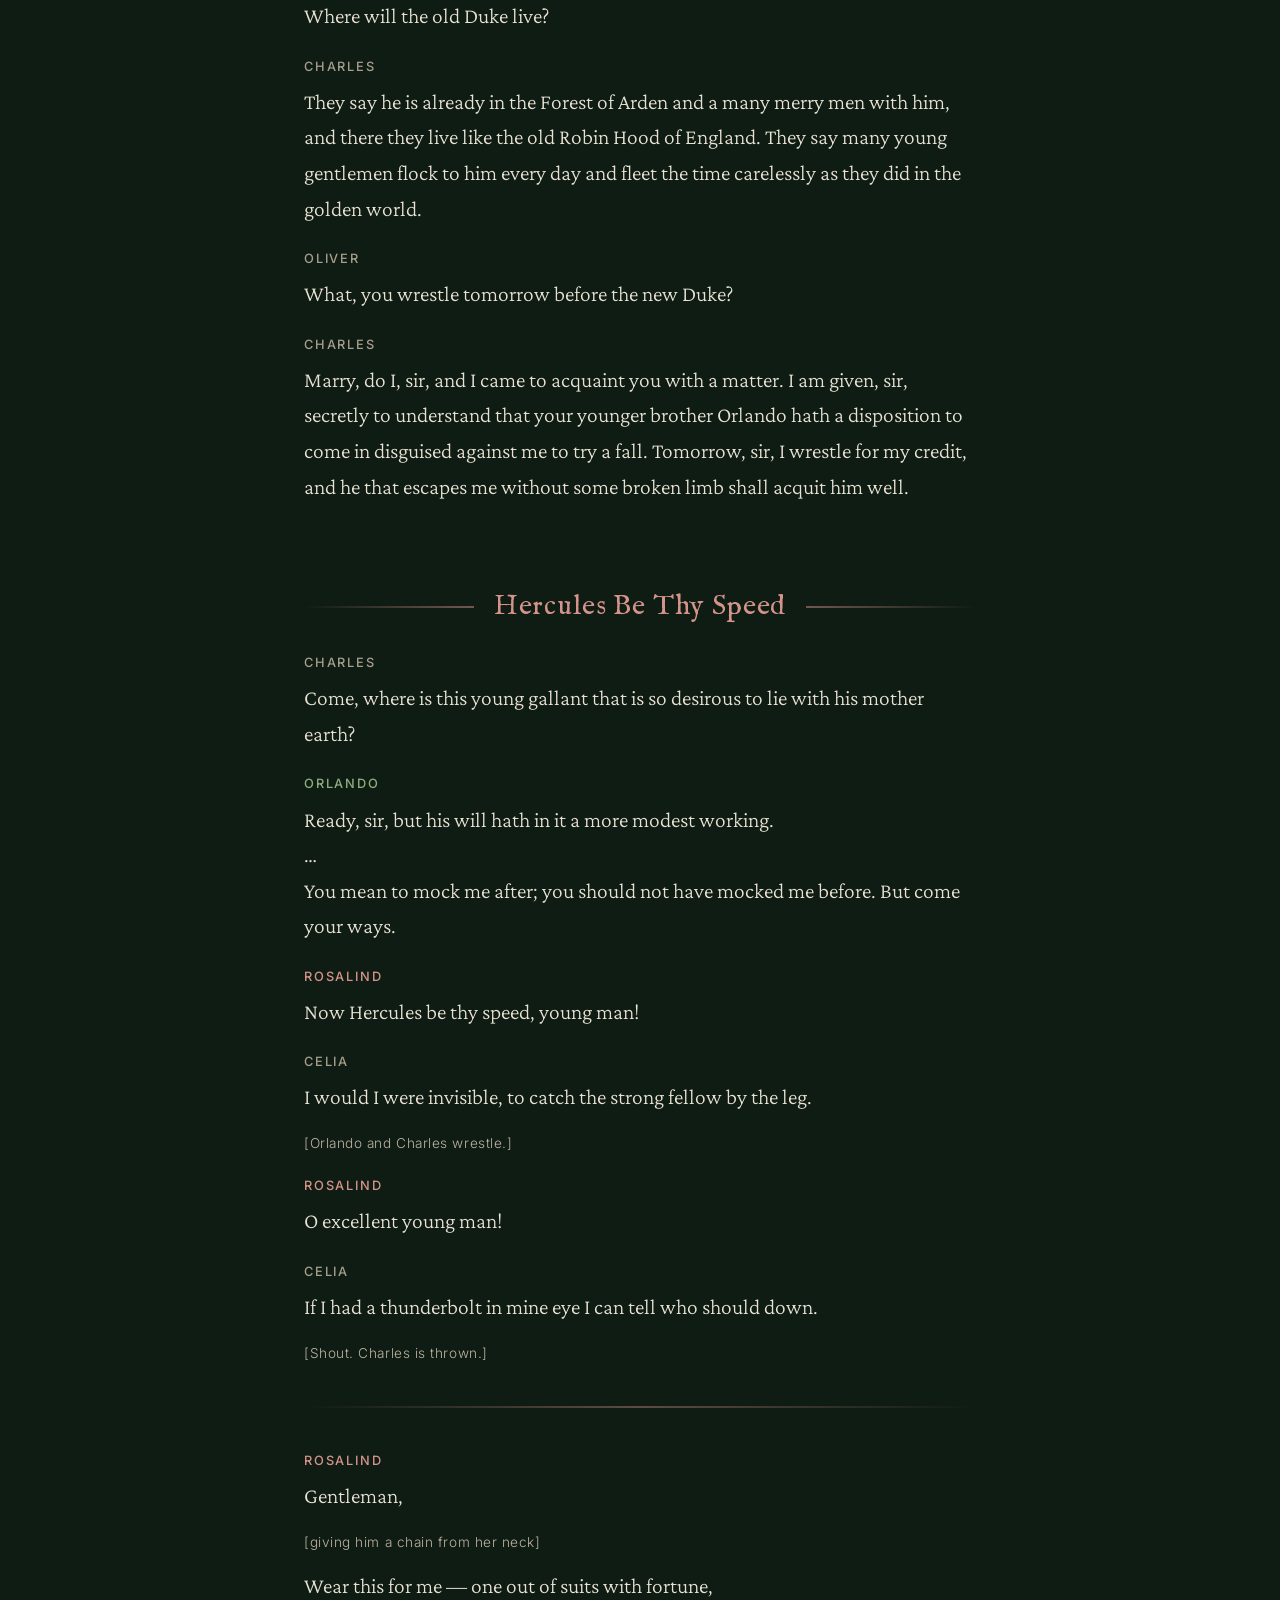
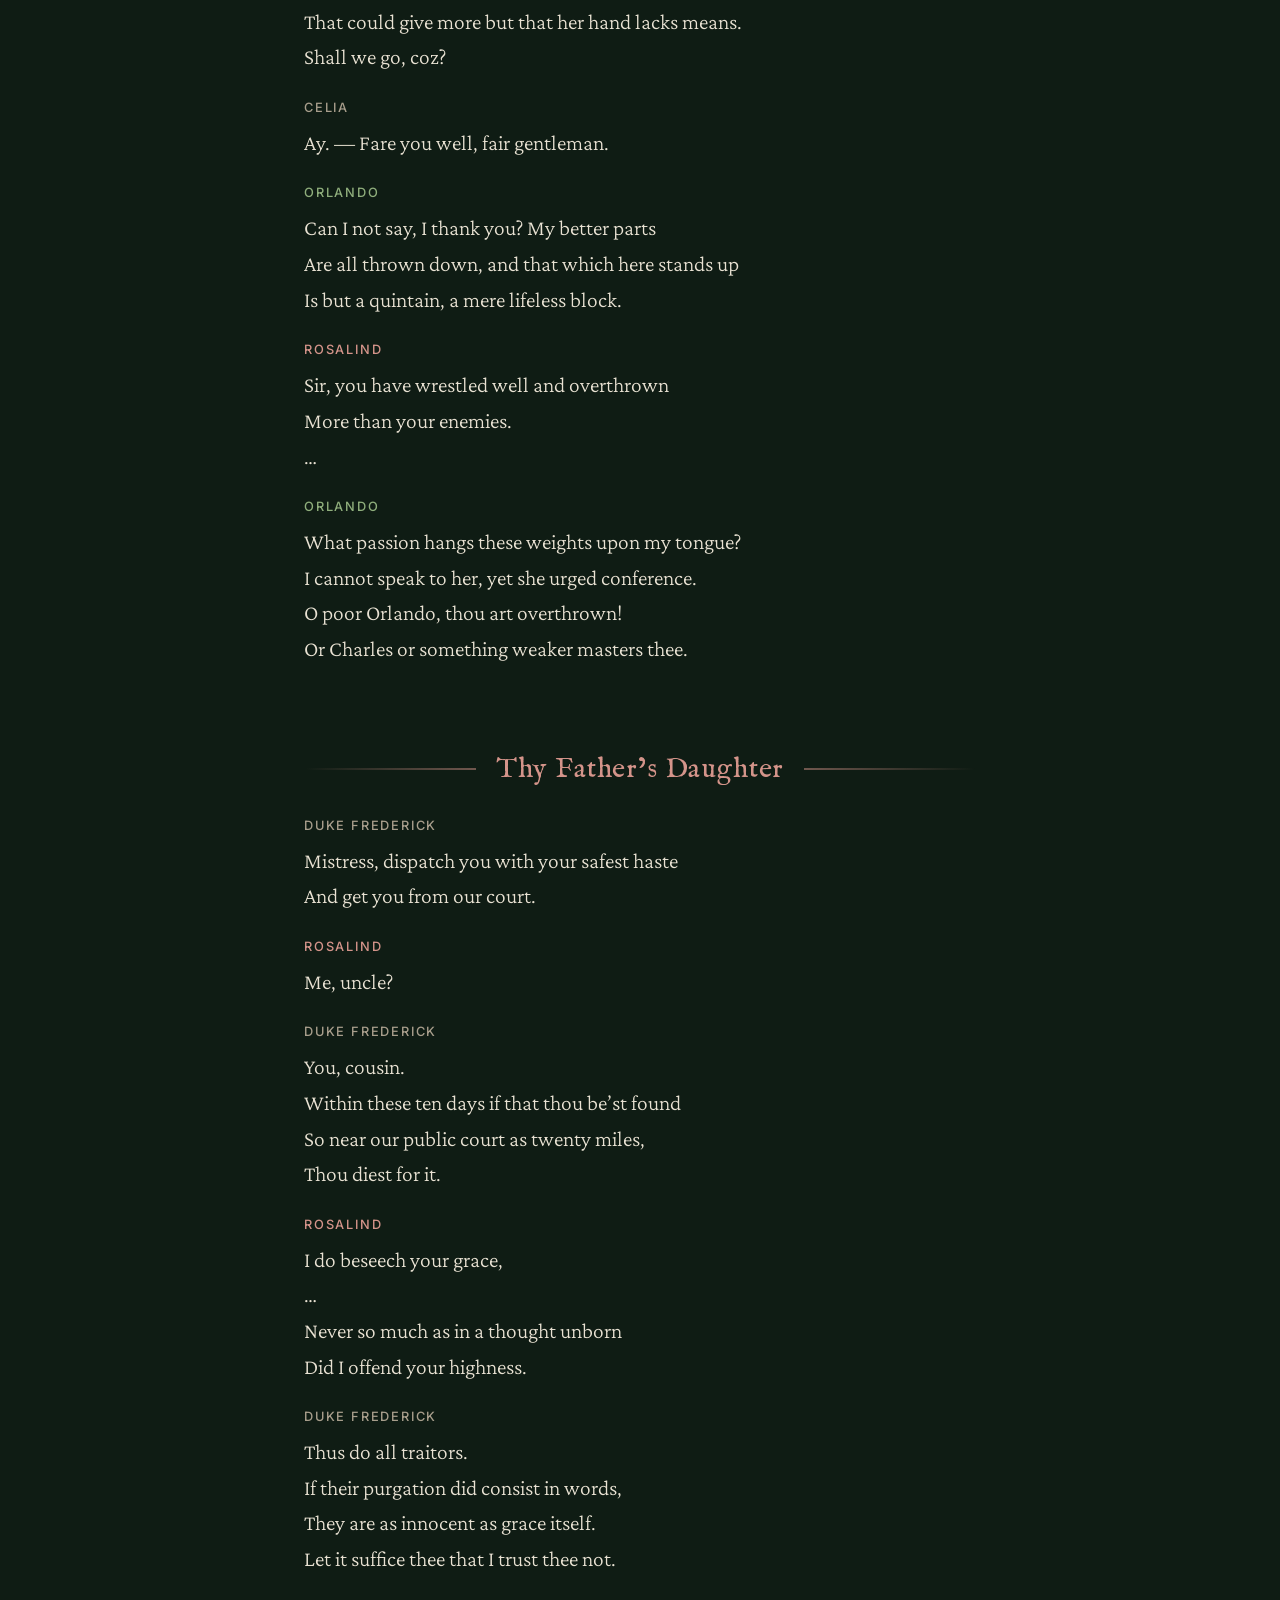
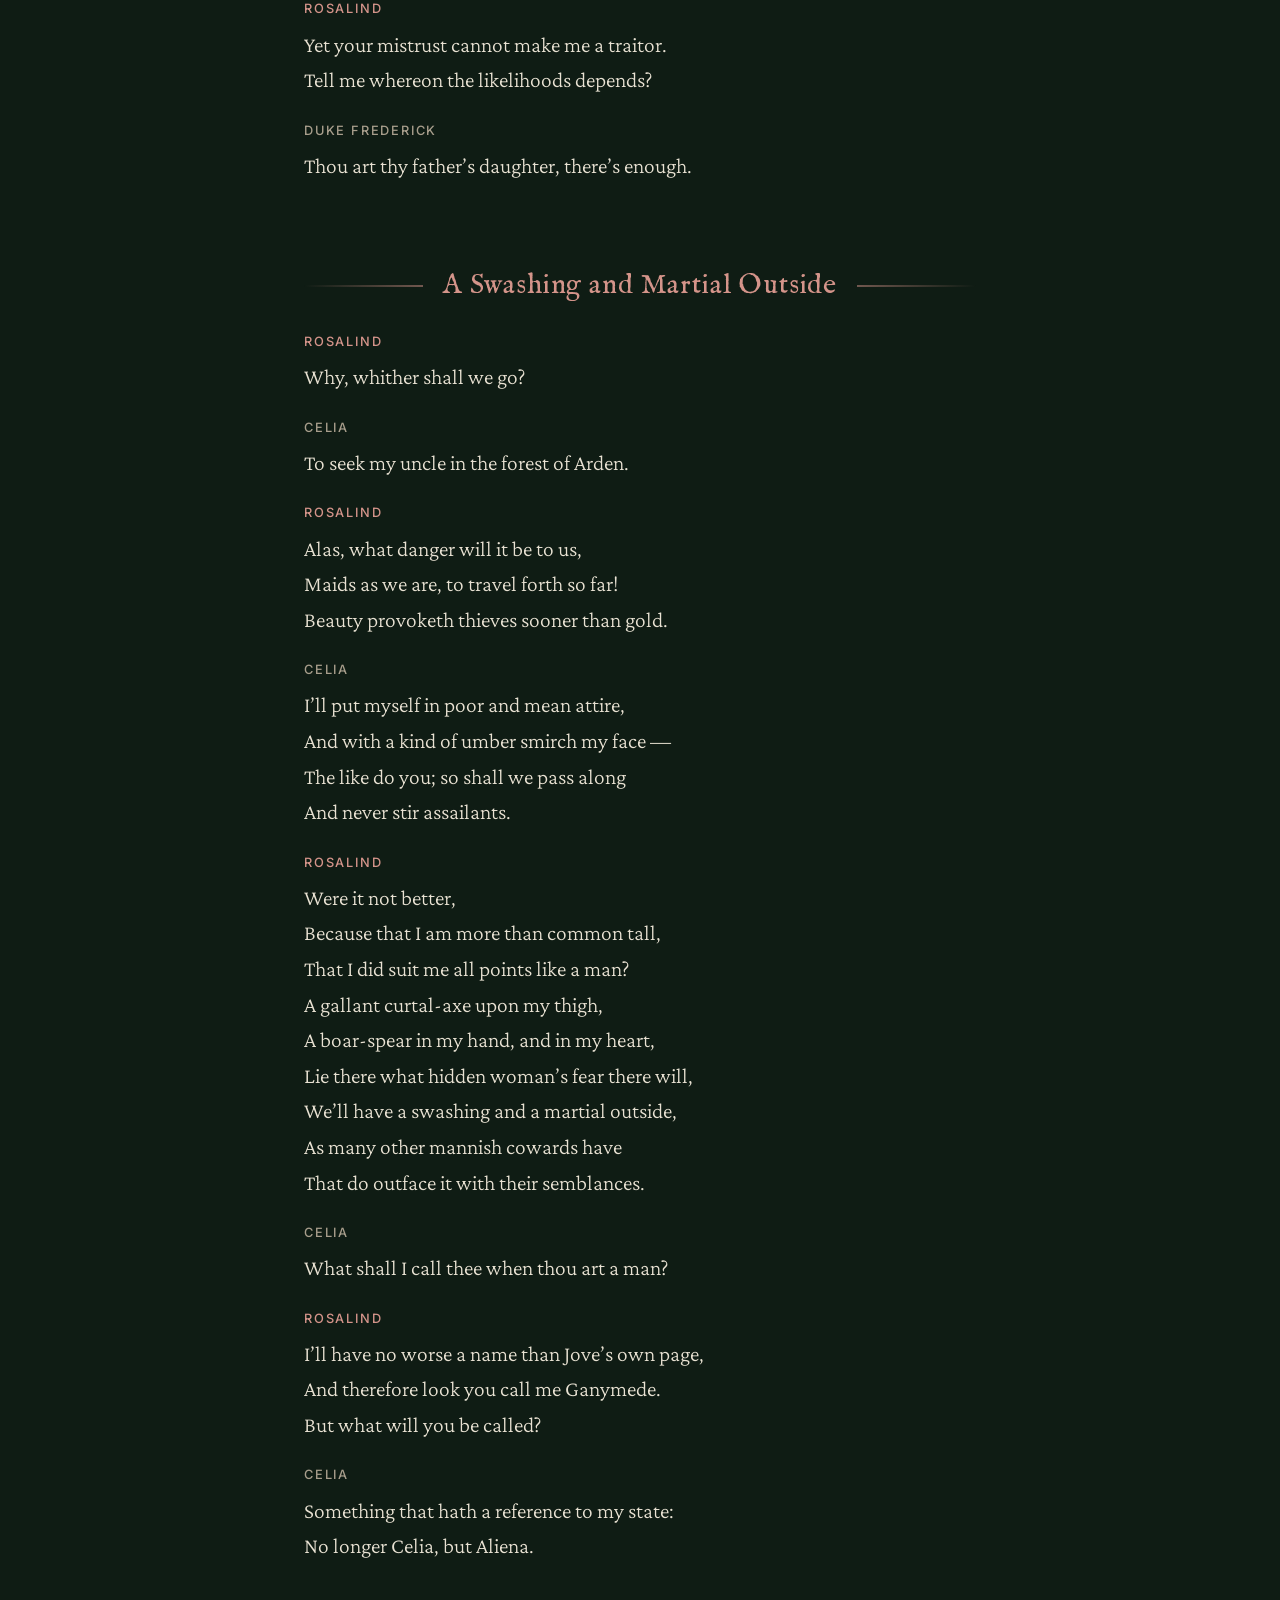
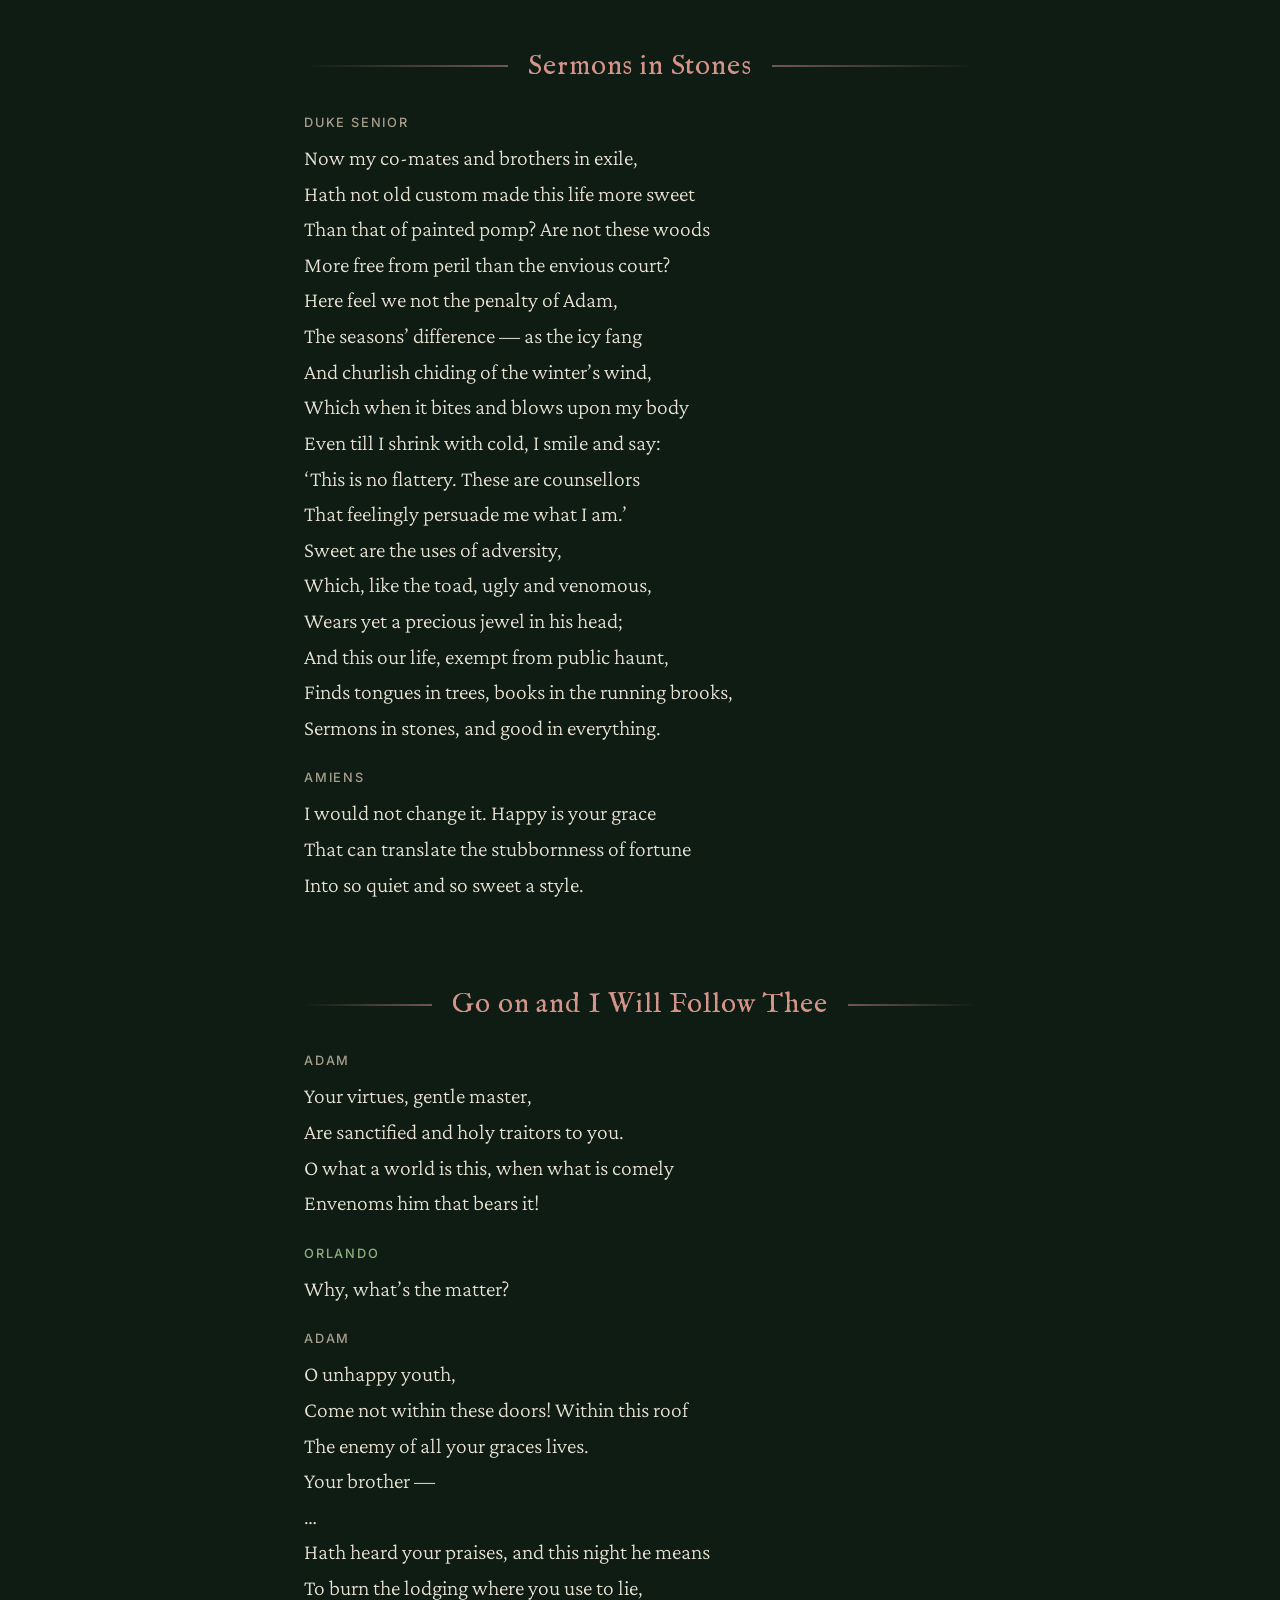
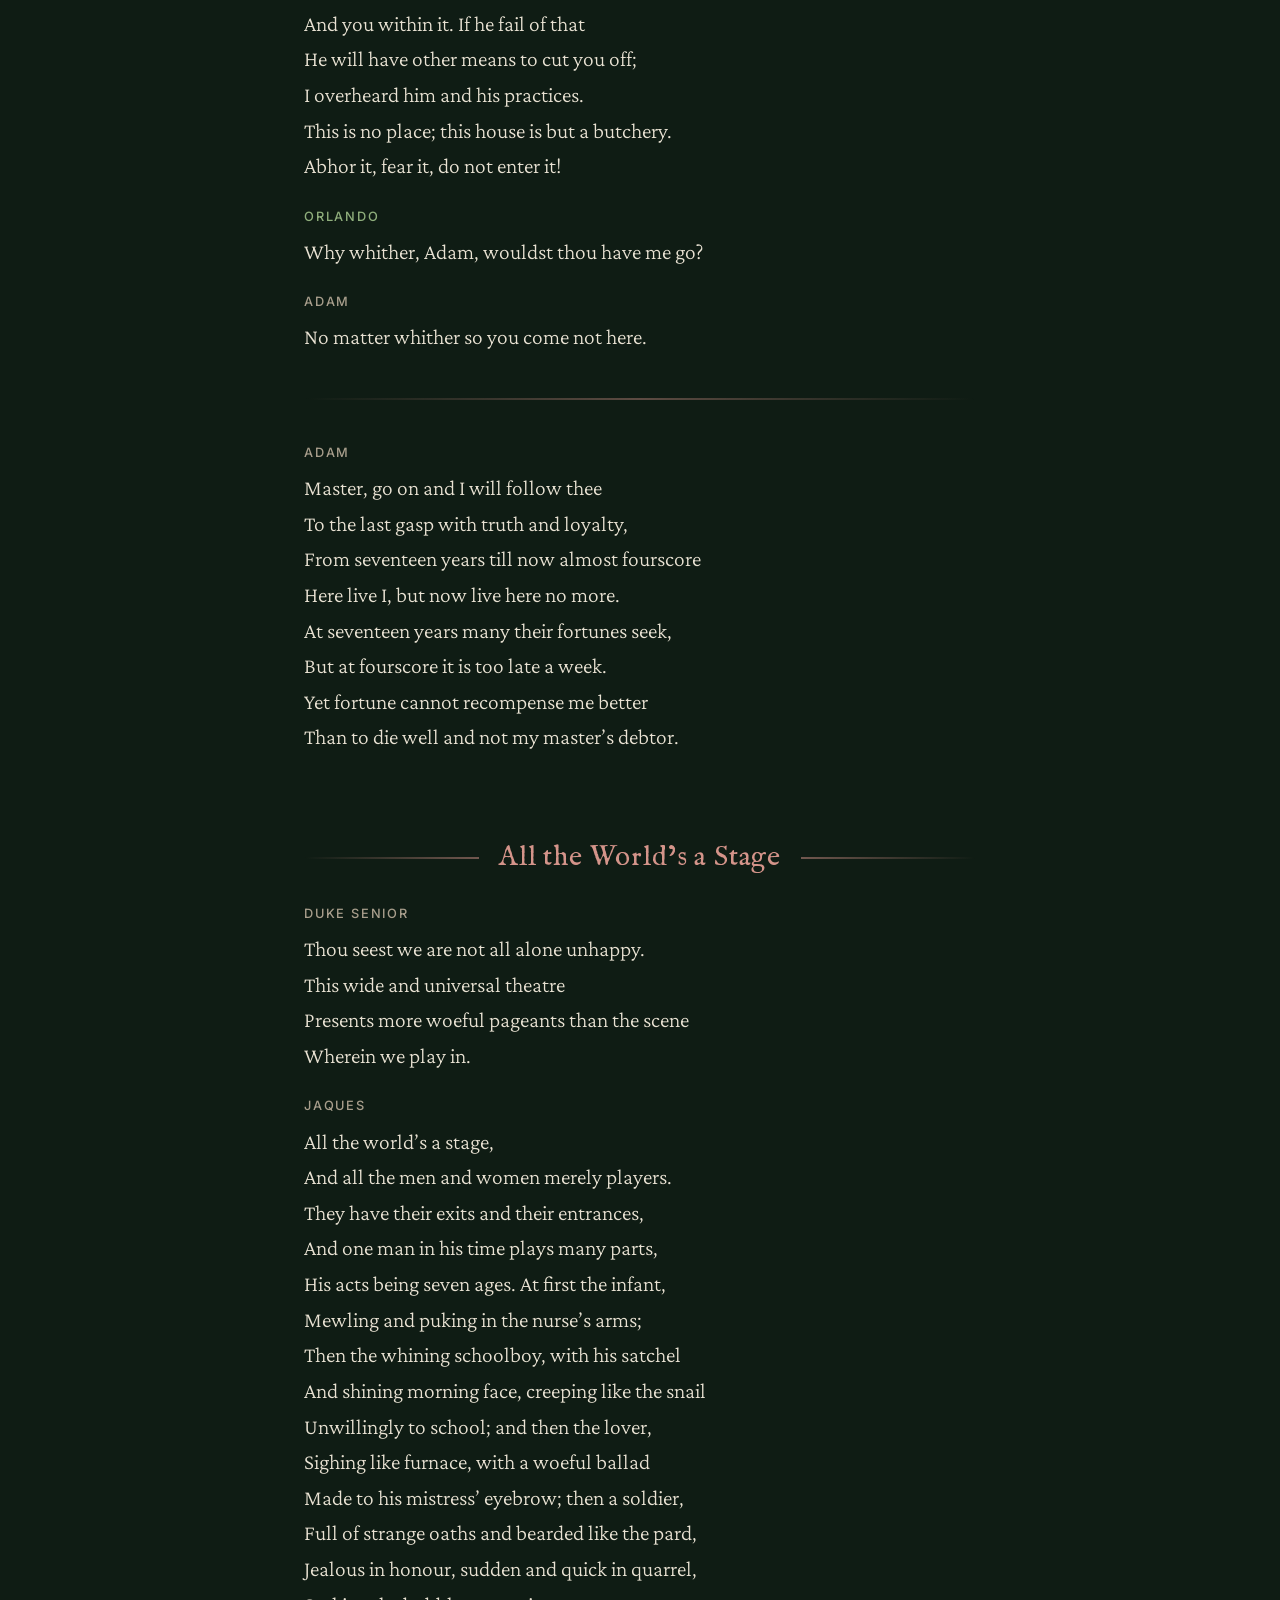
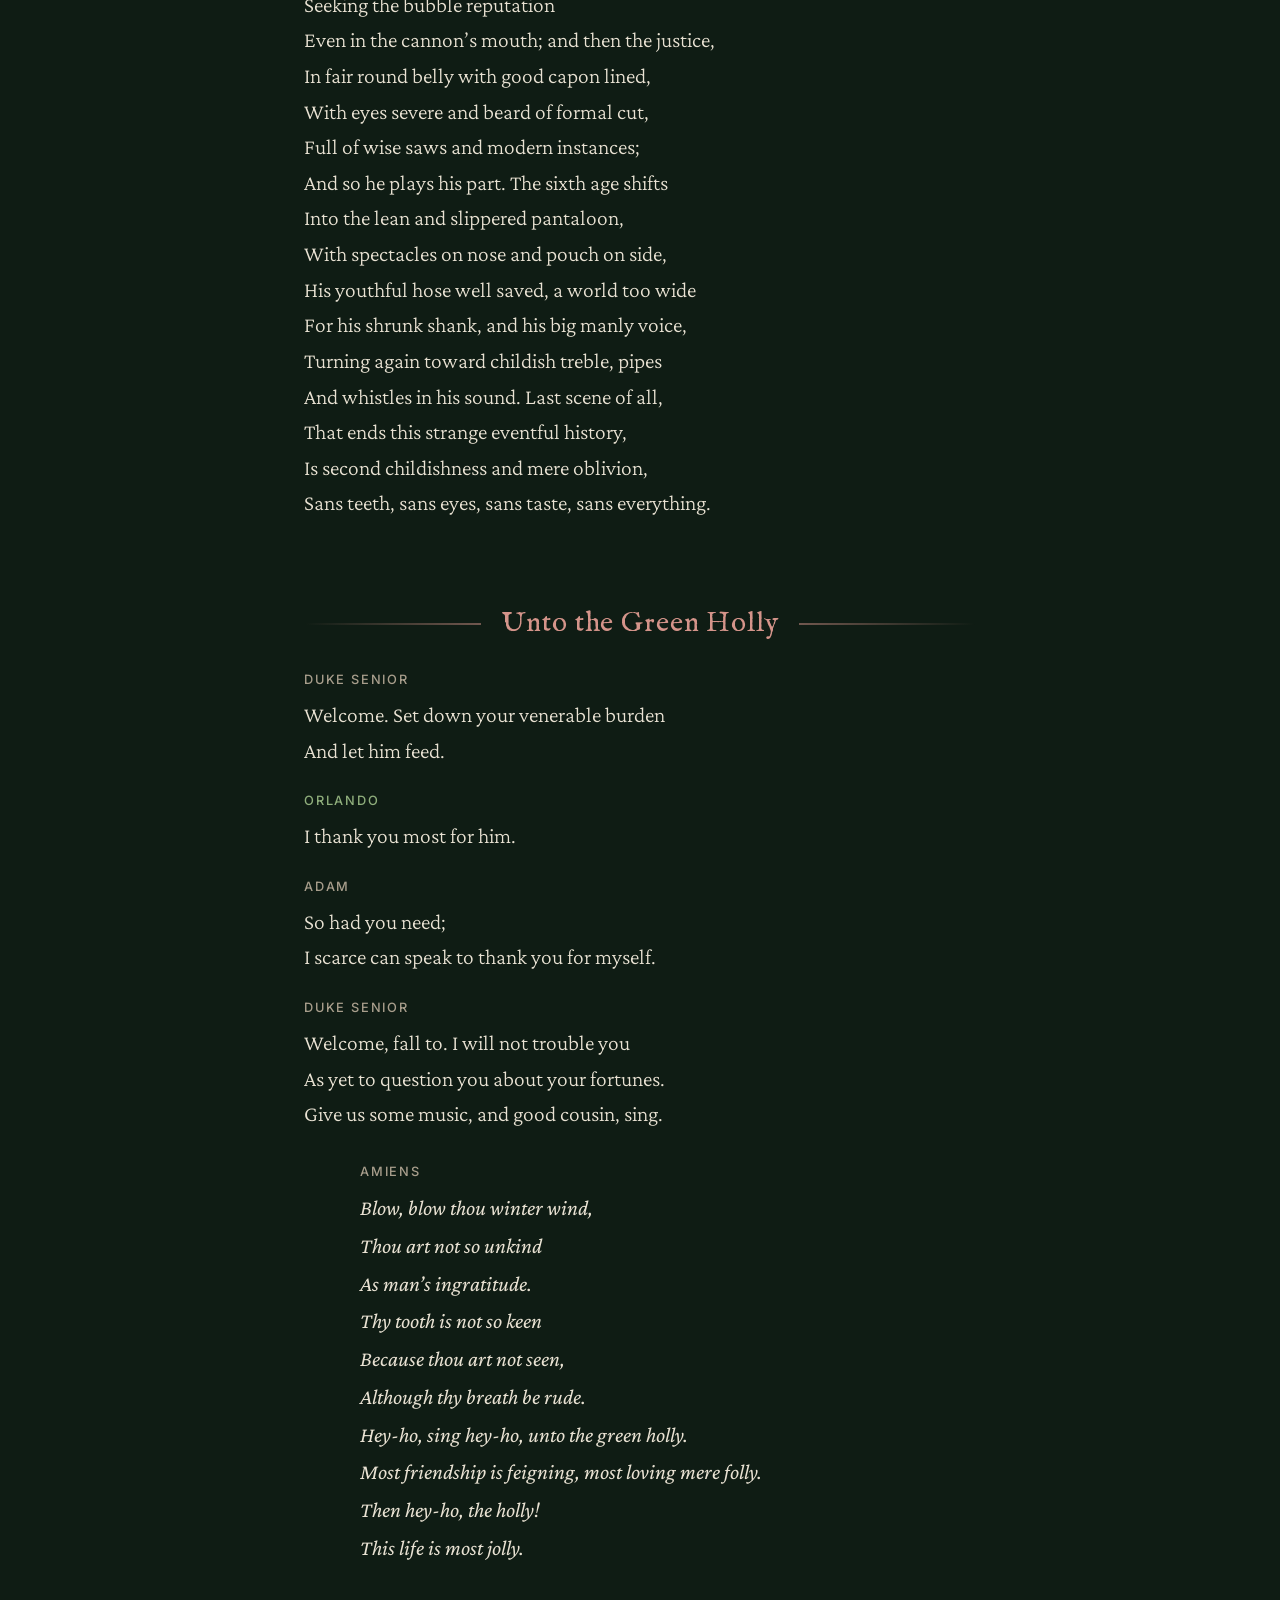
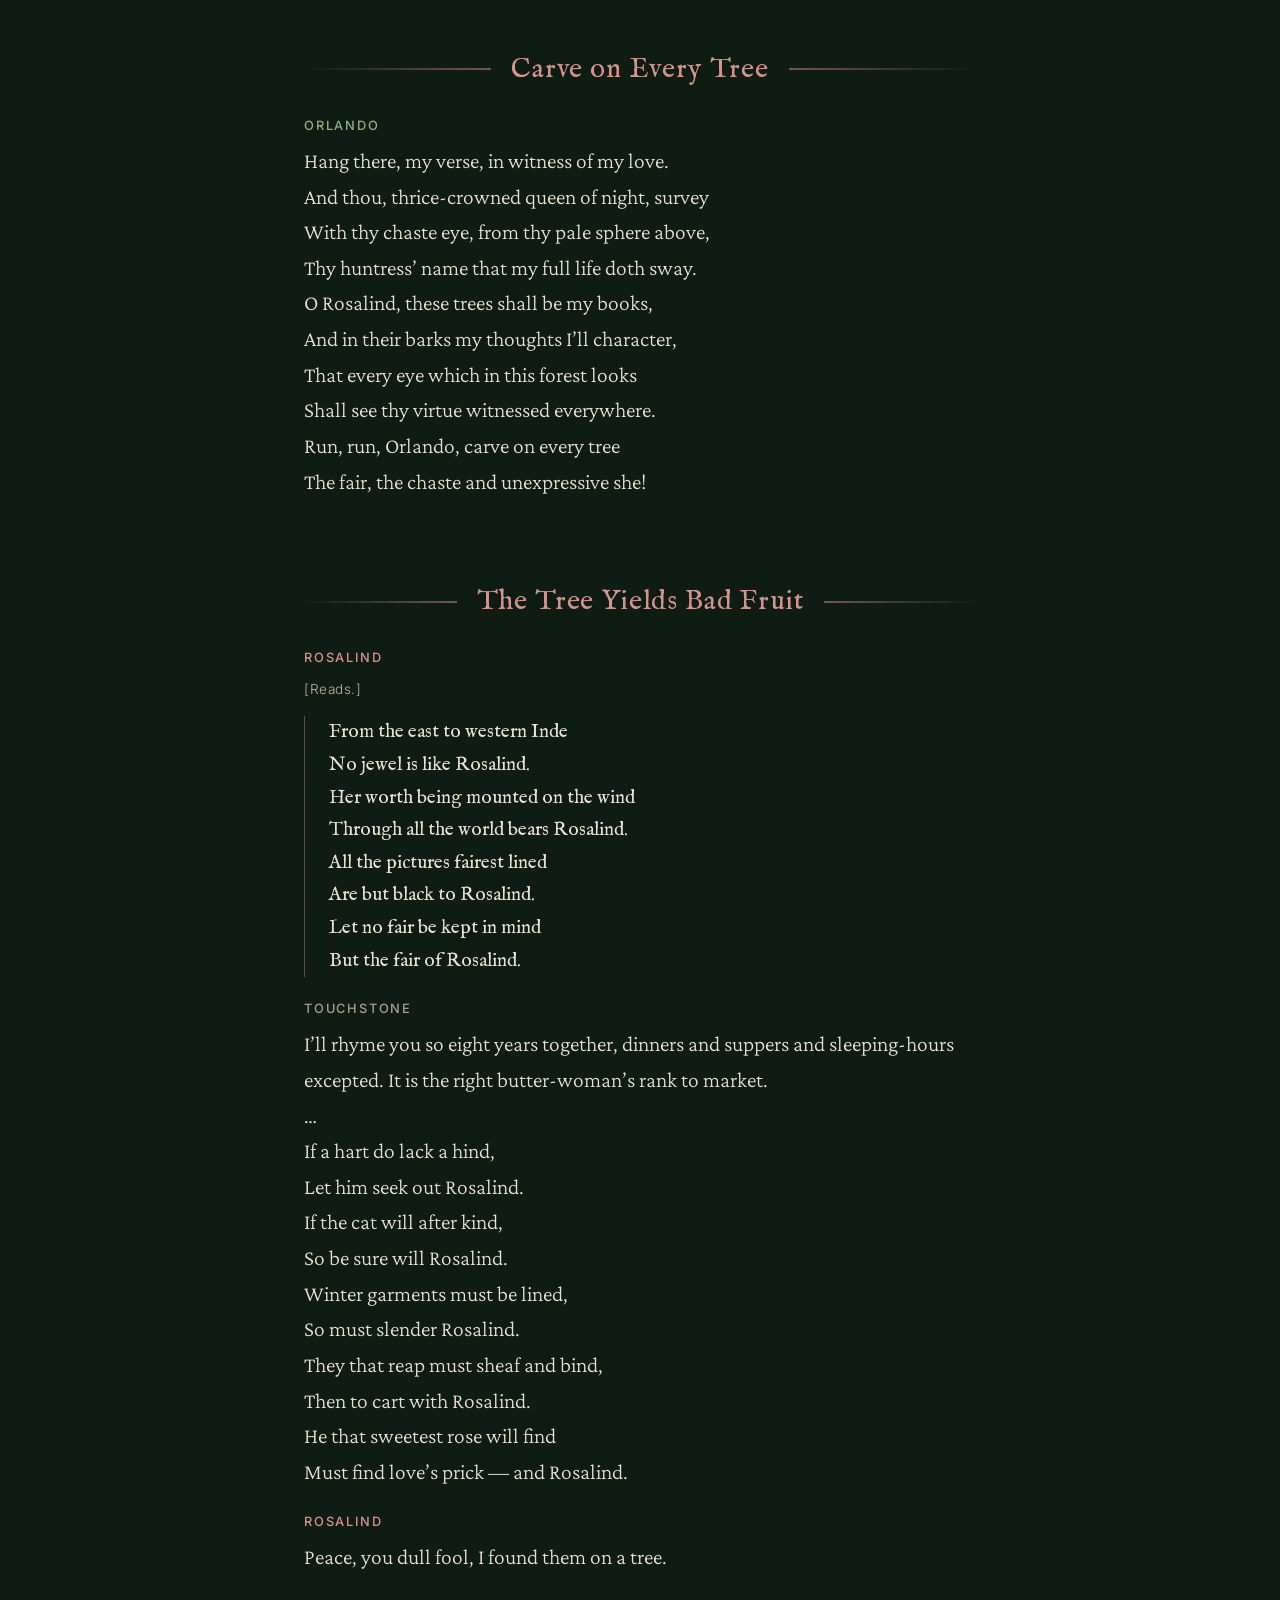
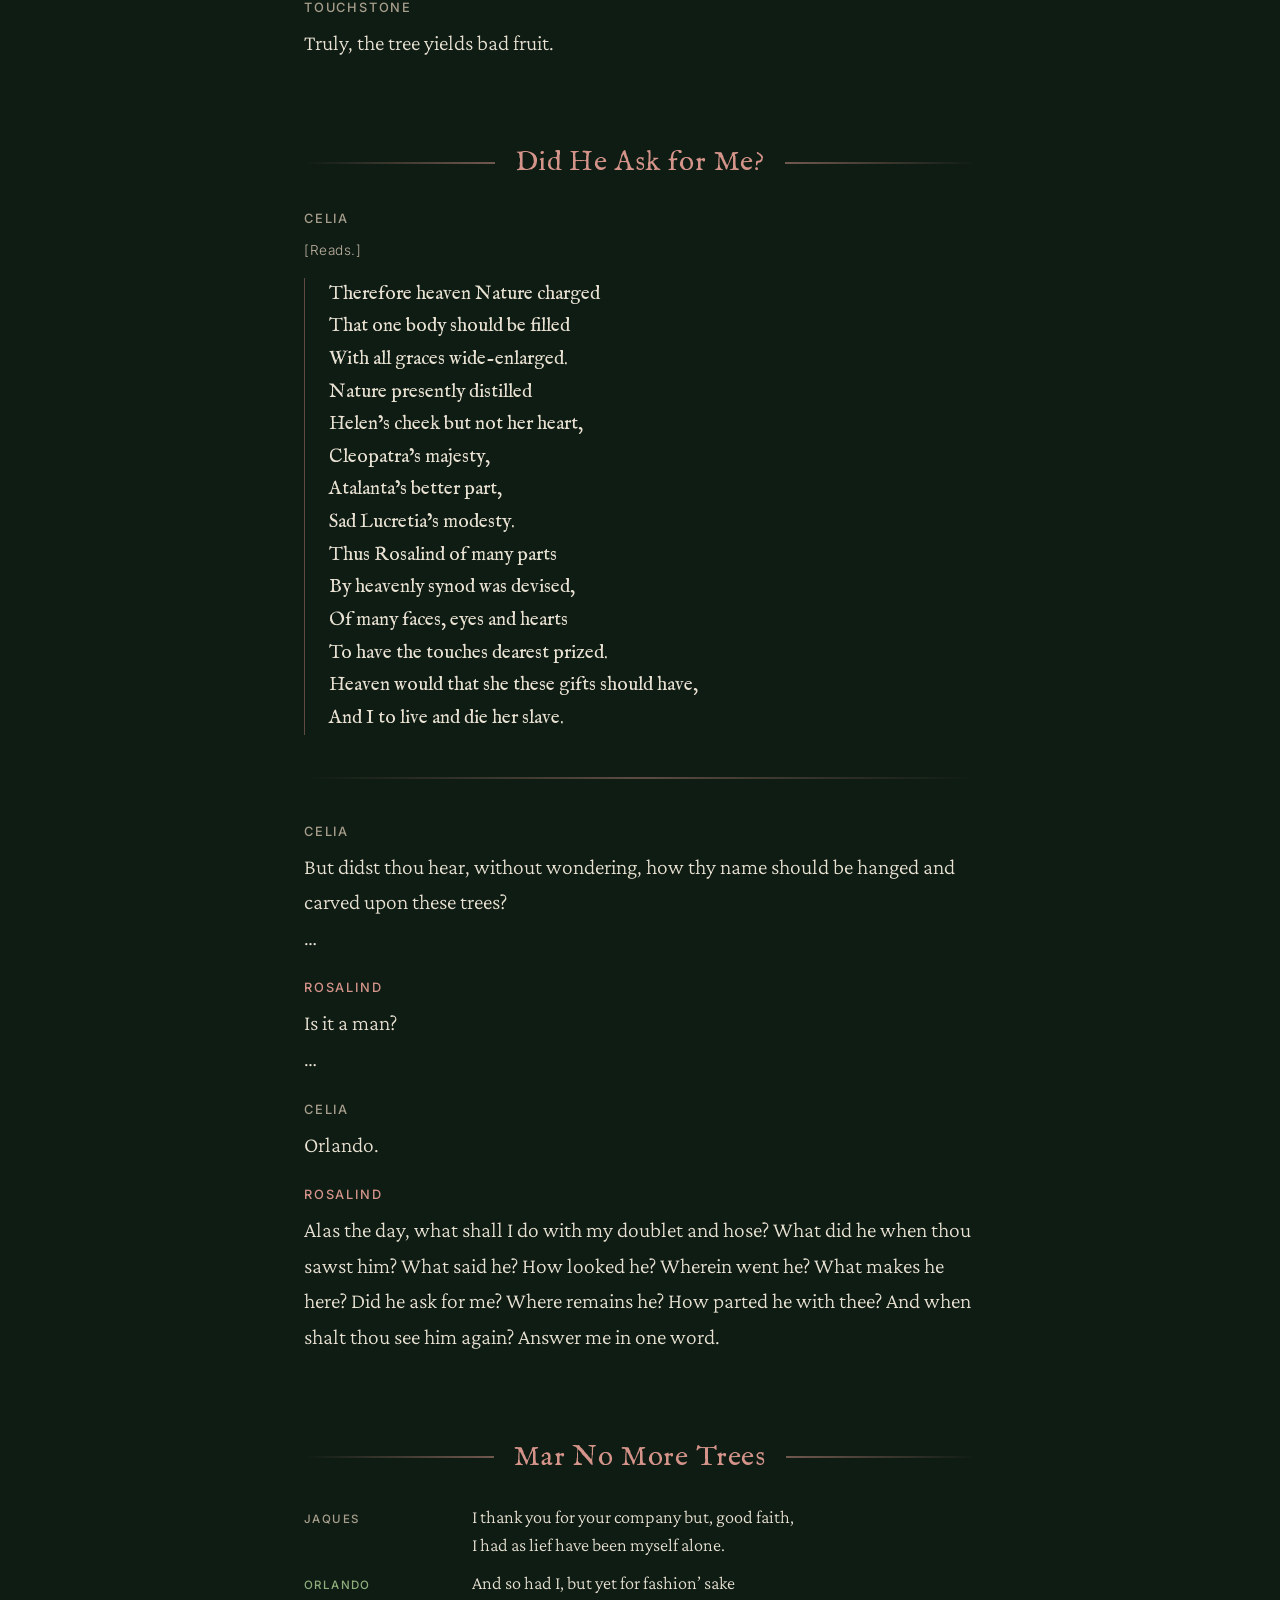
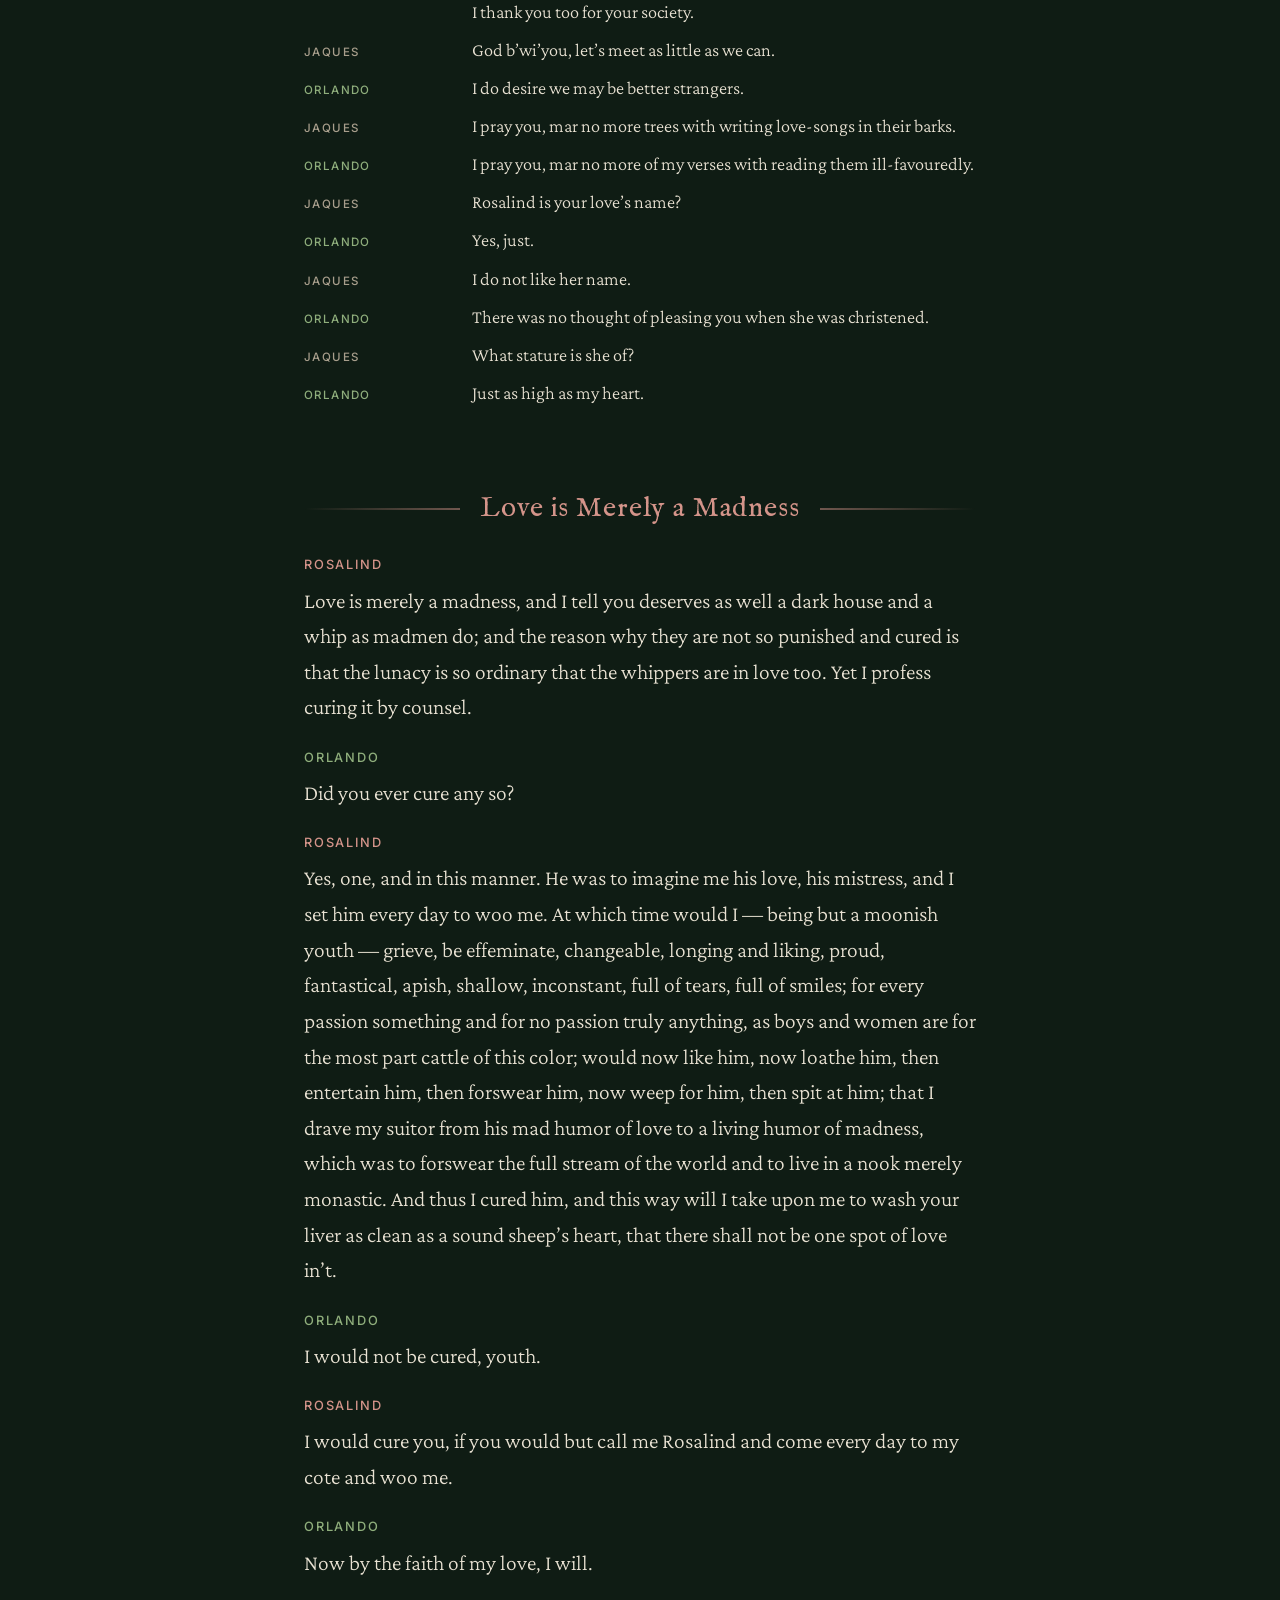
<file: as-you-like-it/index.html>
<!DOCTYPE html>
<html lang="en">
<head>
    <meta charset="UTF-8">
    <meta name="viewport" content="width=device-width, initial-scale=1.0">

    <title>As You Like It</title>

    <link rel="icon" href="../favicon-32.png" sizes="32x32" type="image/png">
    <link rel="icon" href="../favicon.svg" type="image/svg+xml">

    <link href="../styles/fonts/crimson-pro/fonts.css" rel="stylesheet">
    <link href="../styles/fonts/inter/fonts.css" rel="stylesheet">
    <link href="../styles/fonts/im-fell-english/fonts.css" rel="stylesheet">
    <link href="../styles/fonts/cormorant-garamond/fonts.css" rel="stylesheet">

    <link href="../styles/colors.css" rel="stylesheet">
    <link href="../styles/skene.css" rel="stylesheet">
    <link href="../styles/mural.css" rel="stylesheet">
    <link href="../styles/play.css" rel="stylesheet">
    <link href="as-you-like-it.css" rel="stylesheet">
    <link href="../styles/footer.css" rel="stylesheet">

    <script type="module" src="../scripts/index.js"></script>
</head>
<body>

<div id="scene-a" class="scene-layer"></div>
<div id="scene-b" class="scene-layer hidden"></div>
<div class="scene-overlay"></div>

<div class="content">

    <header class="title-block">
        <nav class="stoa-eyebrow" aria-label="Site">
            <a class="stoa-link" href="../index.html">Storied Stoa</a>
        </nav>
        <h1 class="work-title">As You Like It</h1>
        <p class="author">William Shakespeare, c. 1599</p>
    </header>

    <main class="reading">
        <section class="passage">
            <h2 class="passage-heading scene-marker" id="brothers-at-arms" data-scene="images/brothers-at-arms.webp">
                <a href="#brothers-at-arms">Brothers at Arms</a>
            </h2>

            <blockquote class="excerpt excerpt--exchange">
                <div class="exchange-line">
                    <span class="speaker-inline">Oliver</span>
                    <span class="line-inline">Now, sir, what make you here?</span>
                </div>
                <div class="exchange-line">
                    <span class="speaker-inline speaker--orlando">Orlando</span>
                    <span class="line-inline">Nothing. I am not taught to make anything.</span>
                </div>
                <div class="exchange-line">
                    <span class="speaker-inline">Oliver</span>
                    <span class="line-inline">What mar you then, sir?</span>
                </div>
                <div class="exchange-line">
                    <span class="speaker-inline speaker--orlando">Orlando</span>
                    <span class="line-inline">Marry, sir, I am helping you to mar that which God made, a poor unworthy brother of yours, with idleness.
                        …</span>
                </div>
                <div class="exchange-line">
                    <span class="speaker-inline">Adam</span>
                    <span class="line-inline">Sweet masters, be patient. For your father’s remembrance, be at accord.</span>
                </div>
                <div class="exchange-line">
                    <span class="speaker-inline">Oliver</span>
                    <span class="line-inline">Let me go, I say.</span>
                </div>
                <div class="exchange-line">
                    <span class="speaker-inline speaker--orlando">Orlando</span>
                    <span class="line-inline">I will not till I please. You shall hear me. My father charged you in his will to give me good education. You have trained me like a peasant, obscuring and hiding from me all gentleman-like qualities. The spirit of my father grows strong in me, and I will no longer endure it!</span>
                </div>
            </blockquote>
        </section>

        <section class="passage">
            <h2 class="passage-heading scene-marker" id="no-news-but-the-old-news" data-scene="images/no-news-but-the-old-news.webp">
                <a href="#no-news-but-the-old-news">No News, But the Old News</a>
            </h2>

            <blockquote class="excerpt">
                <p class="speaker">Charles</p>
                <p class="line">Good morrow to your worship.</p>

                <p class="speaker">Oliver</p>
                <p class="line">Good Monsieur Charles. What’s the new news at the new court?</p>

                <p class="speaker">Charles</p>
                <p class="line">There’s no news at the court, sir, but the old news: that is, the old Duke is banished by his younger brother the new Duke, and three or four loving lords have put themselves into voluntary exile with him, whose lands and revenues enrich the new Duke; therefore he gives them good leave to wander.</p>

                <p class="speaker">Oliver</p>
                <p class="line">Can you tell if Rosalind, the Duke’s daughter, be banished with her father?</p>

                <p class="speaker">Charles</p>
                <p class="line">O no; for the Duke’s daughter, her cousin, so loves her, being ever from their cradles bred together, that she would have followed her exile or have died to stay behind her. She is at the court and no less beloved of her uncle than his own daughter, and never two ladies loved as they do.</p>

                <p class="speaker">Oliver</p>
                <p class="line">Where will the old Duke live?</p>

                <p class="speaker">Charles</p>
                <p class="line">They say he is already in the Forest of Arden and a many merry men with him, and there they live like the old Robin Hood of England. They say many young gentlemen flock to him every day and fleet the time carelessly as they did in the golden world.</p>

                <p class="speaker">Oliver</p>
                <p class="line">What, you wrestle tomorrow before the new Duke?</p>

                <p class="speaker">Charles</p>
                <p class="line">Marry, do I, sir, and I came to acquaint you with a matter. I am given, sir, secretly to understand that your younger brother Orlando hath a disposition to come in disguised against me to try a fall. Tomorrow, sir, I wrestle for my credit, and he that escapes me without some broken limb shall acquit him well.</p>
            </blockquote>
        </section>

        <section class="passage">
            <h2 class="passage-heading scene-marker" id="hercules-be-thy-speed" data-scene="images/hercules-be-thy-speed.webp">
                <a href="#hercules-be-thy-speed">Hercules Be Thy Speed</a>
            </h2>

            <blockquote class="excerpt">
                <p class="speaker">Charles</p>
                <p class="line">Come, where is this young gallant that is so desirous to lie with his mother earth?</p>

                <p class="speaker speaker--orlando">Orlando</p>
                <p class="line">Ready, sir, but his will hath in it a more modest working.
                    …
                    You mean to mock me after; you should not have mocked me before. But come your ways.</p>

                <p class="speaker speaker--rosalind">Rosalind</p>
                <p class="line">Now Hercules be thy speed, young man!</p>

                <p class="speaker">Celia</p>
                <p class="line">I would I were invisible, to catch the strong fellow by the leg.</p>
                <p class="stage-direction">[Orlando and Charles wrestle.]</p>

                <p class="speaker speaker--rosalind">Rosalind</p>
                <p class="line">O excellent young man!</p>

                <p class="speaker">Celia</p>
                <p class="line">If I had a thunderbolt in mine eye I can tell who should down.</p>
                <p class="stage-direction">[Shout. Charles is thrown.]</p>
            </blockquote>

            <hr class="divider">

            <blockquote class="excerpt">
                <p class="speaker speaker--rosalind">Rosalind</p>
                <p class="line">Gentleman,</p>
                <p class="stage-direction">[giving him a chain from her neck]</p>
                <p class="line">Wear this for me — one out of suits with fortune,
                    That could give more but that her hand lacks means.
                    Shall we go, coz?</p>

                <p class="speaker">Celia</p>
                <p class="line">Ay. — Fare you well, fair gentleman.</p>

                <p class="speaker speaker--orlando">Orlando</p>
                <p class="line">Can I not say, I thank you? My better parts
                    Are all thrown down, and that which here stands up
                    Is but a quintain, a mere lifeless block.</p>

                <p class="speaker speaker--rosalind">Rosalind</p>
                <p class="line">Sir, you have wrestled well and overthrown
                    More than your enemies.
                    …</p>

                <p class="speaker speaker--orlando">Orlando</p>
                <p class="line">What passion hangs these weights upon my tongue?
                    I cannot speak to her, yet she urged conference.
                    O poor Orlando, thou art overthrown!
                    Or Charles or something weaker masters thee.</p>
            </blockquote>
        </section>

        <section class="passage">
            <h2 class="passage-heading scene-marker" id="thy-fathers-daughter" data-scene="images/thy-fathers-daughter.webp">
                <a href="#thy-fathers-daughter">Thy Father’s Daughter</a>
            </h2>

            <blockquote class="excerpt">
                <p class="speaker">Duke Frederick</p>
                <p class="line">Mistress, dispatch you with your safest haste
                    And get you from our court.</p>

                <p class="speaker speaker--rosalind">Rosalind</p>
                <p class="line">Me, uncle?</p>

                <p class="speaker">Duke Frederick</p>
                <p class="line">You, cousin.
                    Within these ten days if that thou be’st found
                    So near our public court as twenty miles,
                    Thou diest for it.</p>

                <p class="speaker speaker--rosalind">Rosalind</p>
                <p class="line">I do beseech your grace,
                    …
                    Never so much as in a thought unborn
                    Did I offend your highness.</p>

                <p class="speaker">Duke Frederick</p>
                <p class="line">Thus do all traitors.
                    If their purgation did consist in words,
                    They are as innocent as grace itself.
                    Let it suffice thee that I trust thee not.</p>

                <p class="speaker speaker--rosalind">Rosalind</p>
                <p class="line">Yet your mistrust cannot make me a traitor.
                    Tell me whereon the likelihoods depends?</p>

                <p class="speaker">Duke Frederick</p>
                <p class="line">Thou art thy father’s daughter, there’s enough.</p>
            </blockquote>
        </section>

        <section class="passage">
            <h2 class="passage-heading scene-marker" id="a-swashing-and-martial-outside" data-scene="images/swashing-and-martial-outside.webp">
                <a href="#a-swashing-and-martial-outside">A Swashing and Martial Outside</a>
            </h2>

            <blockquote class="excerpt">
                <p class="speaker speaker--rosalind">Rosalind</p>
                <p class="line">Why, whither shall we go?</p>

                <p class="speaker">Celia</p>
                <p class="line">To seek my uncle in the forest of Arden.</p>

                <p class="speaker speaker--rosalind">Rosalind</p>
                <p class="line">Alas, what danger will it be to us,
                    Maids as we are, to travel forth so far!
                    Beauty provoketh thieves sooner than gold.</p>

                <p class="speaker">Celia</p>
                <p class="line">I’ll put myself in poor and mean attire,
                    And with a kind of umber smirch my face —
                    The like do you; so shall we pass along
                    And never stir assailants.</p>

                <p class="speaker speaker--rosalind">Rosalind</p>
                <p class="line">Were it not better,
                    Because that I am more than common tall,
                    That I did suit me all points like a man?
                    A gallant curtal-axe upon my thigh,
                    A boar-spear in my hand, and in my heart,
                    Lie there what hidden woman’s fear there will,
                    We’ll have a swashing and a martial outside,
                    As many other mannish cowards have
                    That do outface it with their semblances.</p>

                <p class="speaker">Celia</p>
                <p class="line">What shall I call thee when thou art a man?</p>

                <p class="speaker speaker--rosalind">Rosalind</p>
                <p class="line">I’ll have no worse a name than Jove’s own page,
                    And therefore look you call me Ganymede.
                    But what will you be called?</p>

                <p class="speaker">Celia</p>
                <p class="line">Something that hath a reference to my state:
                    No longer Celia, but Aliena.</p>
            </blockquote>
        </section>

        <section class="passage">
            <h2 class="passage-heading scene-marker" id="sermons-in-stones" data-scene="images/sermons-in-stones.webp">
                <a href="#sermons-in-stones">Sermons in Stones</a>
            </h2>

            <blockquote class="excerpt">
                <p class="speaker">Duke Senior</p>
                <p class="line">Now my co-mates and brothers in exile,
                    Hath not old custom made this life more sweet
                    Than that of painted pomp? Are not these woods
                    More free from peril than the envious court?
                    Here feel we not the penalty of Adam,
                    The seasons’ difference — as the icy fang
                    And churlish chiding of the winter’s wind,
                    Which when it bites and blows upon my body
                    Even till I shrink with cold, I smile and say:
                    ‘This is no flattery. These are counsellors
                    That feelingly persuade me what I am.’
                    Sweet are the uses of adversity,
                    Which, like the toad, ugly and venomous,
                    Wears yet a precious jewel in his head;
                    And this our life, exempt from public haunt,
                    Finds tongues in trees, books in the running brooks,
                    Sermons in stones, and good in everything.</p>

                <p class="speaker">Amiens</p>
                <p class="line">I would not change it. Happy is your grace
                    That can translate the stubbornness of fortune
                    Into so quiet and so sweet a style.</p>
            </blockquote>
        </section>

        <section class="passage">
            <h2 class="passage-heading scene-marker" id="go-on-and-i-will-follow-thee" data-scene="images/go-on-and-i-will-follow-thee.webp">
                <a href="#go-on-and-i-will-follow-thee">Go on and I Will Follow Thee</a>
            </h2>

            <blockquote class="excerpt">
                <p class="speaker">Adam</p>
                <p class="line">Your virtues, gentle master,
                    Are sanctified and holy traitors to you.
                    O what a world is this, when what is comely
                    Envenoms him that bears it!</p>

                <p class="speaker speaker--orlando">Orlando</p>
                <p class="line">Why, what’s the matter?</p>

                <p class="speaker">Adam</p>
                <p class="line">O unhappy youth,
                    Come not within these doors! Within this roof
                    The enemy of all your graces lives.
                    Your brother &mdash;
                    …
                    Hath heard your praises, and this night he means
                    To burn the lodging where you use to lie,
                    And you within it. If he fail of that
                    He will have other means to cut you off;
                    I overheard him and his practices.
                    This is no place; this house is but a butchery.
                    Abhor it, fear it, do not enter it!</p>

                <p class="speaker speaker--orlando">Orlando</p>
                <p class="line">Why whither, Adam, wouldst thou have me go?</p>

                <p class="speaker">Adam</p>
                <p class="line">No matter whither so you come not here.</p>
            </blockquote>

            <hr class="divider">

            <blockquote class="excerpt">
                <p class="speaker">Adam</p>
                <p class="line">Master, go on and I will follow thee
                    To the last gasp with truth and loyalty,
                    From seventeen years till now almost fourscore
                    Here live I, but now live here no more.
                    At seventeen years many their fortunes seek,
                    But at fourscore it is too late a week.
                    Yet fortune cannot recompense me better
                    Than to die well and not my master’s debtor.</p>
            </blockquote>
        </section>

        <section class="passage">
            <h2 class="passage-heading scene-marker" id="all-the-worlds-a-stage" data-scene="images/all-the-worlds-a-stage.webp">
                <a href="#all-the-worlds-a-stage">All the World’s a Stage</a>
            </h2>

            <blockquote class="excerpt">
                <p class="speaker">Duke Senior</p>
                <p class="line">Thou seest we are not all alone unhappy.
                    This wide and universal theatre
                    Presents more woeful pageants than the scene
                    Wherein we play in.</p>

                <p class="speaker">Jaques</p>
                <p class="line">All the world’s a stage,
                    And all the men and women merely players.
                    They have their exits and their entrances,
                    And one man in his time plays many parts,
                    His acts being seven ages. At first the infant,
                    Mewling and puking in the nurse’s arms;
                    Then the whining schoolboy, with his satchel
                    And shining morning face, creeping like the snail
                    Unwillingly to school; and then the lover,
                    Sighing like furnace, with a woeful ballad
                    Made to his mistress’ eyebrow; then a soldier,
                    Full of strange oaths and bearded like the pard,
                    Jealous in honour, sudden and quick in quarrel,
                    Seeking the bubble reputation
                    Even in the cannon’s mouth; and then the justice,
                    In fair round belly with good capon lined,
                    With eyes severe and beard of formal cut,
                    Full of wise saws and modern instances;
                    And so he plays his part. The sixth age shifts
                    Into the lean and slippered pantaloon,
                    With spectacles on nose and pouch on side,
                    His youthful hose well saved, a world too wide
                    For his shrunk shank, and his big manly voice,
                    Turning again toward childish treble, pipes
                    And whistles in his sound. Last scene of all,
                    That ends this strange eventful history,
                    Is second childishness and mere oblivion,
                    Sans teeth, sans eyes, sans taste, sans everything.</p>
            </blockquote>
        </section>

        <section class="passage">
            <h2 class="passage-heading scene-marker" id="unto-the-green-holly" data-scene="images/unto-the-green-holly.webp">
                <a href="#unto-the-green-holly">Unto the Green Holly</a>
            </h2>

            <blockquote class="excerpt">
                <p class="speaker">Duke Senior</p>
                <p class="line">Welcome. Set down your venerable burden
                    And let him feed.</p>

                <p class="speaker speaker--orlando">Orlando</p>
                <p class="line">I thank you most for him.</p>

                <p class="speaker">Adam</p>
                <p class="line">So had you need;
                    I scarce can speak to thank you for myself.</p>

                <p class="speaker">Duke Senior</p>
                <p class="line">Welcome, fall to. I will not trouble you
                    As yet to question you about your fortunes.
                    Give us some music, and good cousin, sing.</p>

                <div class="song">
                    <p class="speaker">Amiens</p>
                    <p class="line">Blow, blow thou winter wind,
                        Thou art not so unkind
                        As man’s ingratitude.
                        Thy tooth is not so keen
                        Because thou art not seen,
                        Although thy breath be rude.
                        Hey-ho, sing hey-ho, unto the green holly.
                        Most friendship is feigning, most loving mere folly.
                        Then hey-ho, the holly!
                        This life is most jolly.</p>
                </div>
            </blockquote>
        </section>

        <section class="passage">
            <h2 class="passage-heading scene-marker" id="carve-on-every-tree" data-scene="images/carve-on-every-tree.webp">
                <a href="#carve-on-every-tree">Carve on Every Tree</a>
            </h2>

            <blockquote class="excerpt">
                <p class="speaker speaker--orlando">Orlando</p>
                <p class="line">Hang there, my verse, in witness of my love.
                    And thou, thrice-crowned queen of night, survey
                    With thy chaste eye, from thy pale sphere above,
                    Thy huntress’ name that my full life doth sway.
                    O Rosalind, these trees shall be my books,
                    And in their barks my thoughts I’ll character,
                    That every eye which in this forest looks
                    Shall see thy virtue witnessed everywhere.
                    Run, run, Orlando, carve on every tree
                    The fair, the chaste and unexpressive she!</p>
            </blockquote>
        </section>

        <section class="passage">
            <h2 class="passage-heading scene-marker" id="the-tree-yields-bad-fruit" data-scene="images/the-tree-yields-bad-fruit.webp">
                <a href="#the-tree-yields-bad-fruit">The Tree Yields Bad Fruit</a>
            </h2>

            <blockquote class="excerpt">
                <p class="speaker speaker--rosalind">Rosalind</p>
                <p class="stage-direction">[Reads.]</p>
                <p class="line line--written">From the east to western Inde
                    No jewel is like Rosalind.
                    Her worth being mounted on the wind
                    Through all the world bears Rosalind.
                    All the pictures fairest lined
                    Are but black to Rosalind.
                    Let no fair be kept in mind
                    But the fair of Rosalind.</p>

                <p class="speaker">Touchstone</p>
                <p class="line">I’ll rhyme you so eight years together, dinners and suppers and sleeping-hours excepted. It is the right butter-woman’s rank to market.
                    …
                    If a hart do lack a hind,
                    Let him seek out Rosalind.
                    If the cat will after kind,
                    So be sure will Rosalind.
                    Winter garments must be lined,
                    So must slender Rosalind.
                    They that reap must sheaf and bind,
                    Then to cart with Rosalind.
                    He that sweetest rose will find
                    Must find love’s prick — and Rosalind.</p>

                <p class="speaker speaker--rosalind">Rosalind</p>
                <p class="line">Peace, you dull fool, I found them on a tree.</p>

                <p class="speaker">Touchstone</p>
                <p class="line">Truly, the tree yields bad fruit.</p>
            </blockquote>
        </section>

        <section class="passage">
            <h2 class="passage-heading scene-marker" id="did-he-ask-for-me" data-scene="images/did-he-ask-for-me.webp">
                <a href="#did-he-ask-for-me">Did He Ask for Me?</a>
            </h2>

            <blockquote class="excerpt">
                <p class="speaker">Celia</p>
                <p class="stage-direction">[Reads.]</p>
                <p class="line line--written">Therefore heaven Nature charged
                    That one body should be filled
                    With all graces wide-enlarged.
                    Nature presently distilled
                    Helen’s cheek but not her heart,
                    Cleopatra’s majesty,
                    Atalanta’s better part,
                    Sad Lucretia’s modesty.
                    Thus Rosalind of many parts
                    By heavenly synod was devised,
                    Of many faces, eyes and hearts
                    To have the touches dearest prized.
                    Heaven would that she these gifts should have,
                    And I to live and die her slave.
                </p>

            </blockquote>

            <hr class="divider">

            <blockquote class="excerpt">
                <p class="speaker">Celia</p>
                <p class="line">But didst thou hear, without wondering, how thy name should be hanged and carved upon these trees?
                    …</p>

                <p class="speaker speaker--rosalind">Rosalind</p>
                <p class="line">Is it a man?
                    …</p>

                <p class="speaker">Celia</p>
                <p class="line">Orlando.</p>

                <p class="speaker speaker--rosalind">Rosalind</p>
                <p class="line">Alas the day, what shall I do with my doublet and hose? What did he when thou sawst him? What said he? How looked he? Wherein went he? What makes he here? Did he ask for me? Where remains he? How parted he with thee? And when shalt thou see him again? Answer me in one word.</p>
            </blockquote>
        </section>

        <section class="passage">
            <h2 class="passage-heading scene-marker" id="mar-no-more-trees" data-scene="images/mar-no-more-trees.webp">
                <a href="#mar-no-more-trees">Mar No More Trees</a>
            </h2>

            <blockquote class="excerpt excerpt--exchange">
                <div class="exchange-line">
                    <span class="speaker-inline">Jaques</span>
                    <span class="line-inline">I thank you for your company but, good faith,
                        I had as lief have been myself alone.</span>
                </div>
                <div class="exchange-line">
                    <span class="speaker-inline speaker--orlando">Orlando</span>
                    <span class="line-inline">And so had I, but yet for fashion’ sake
                        I thank you too for your society.</span>
                </div>
                <div class="exchange-line">
                    <span class="speaker-inline">Jaques</span>
                    <span class="line-inline">God b’wi’you, let’s meet as little as we can.</span>
                </div>
                <div class="exchange-line">
                    <span class="speaker-inline speaker--orlando">Orlando</span>
                    <span class="line-inline">I do desire we may be better strangers.</span>
                </div>
                <div class="exchange-line">
                    <span class="speaker-inline">Jaques</span>
                    <span class="line-inline">I pray you, mar no more trees with writing love-songs in their barks.</span>
                </div>
                <div class="exchange-line">
                    <span class="speaker-inline speaker--orlando">Orlando</span>
                    <span class="line-inline">I pray you, mar no more of my verses with reading them ill-favouredly.</span>
                </div>
                <div class="exchange-line">
                    <span class="speaker-inline">Jaques</span>
                    <span class="line-inline">Rosalind is your love’s name?</span>
                </div>
                <div class="exchange-line">
                    <span class="speaker-inline speaker--orlando">Orlando</span>
                    <span class="line-inline">Yes, just.</span>
                </div>
                <div class="exchange-line">
                    <span class="speaker-inline">Jaques</span>
                    <span class="line-inline">I do not like her name.</span>
                </div>
                <div class="exchange-line">
                    <span class="speaker-inline speaker--orlando">Orlando</span>
                    <span class="line-inline">There was no thought of pleasing you when she was christened.</span>
                </div>
                <div class="exchange-line">
                    <span class="speaker-inline">Jaques</span>
                    <span class="line-inline">What stature is she of?</span>
                </div>
                <div class="exchange-line">
                    <span class="speaker-inline speaker--orlando">Orlando</span>
                    <span class="line-inline">Just as high as my heart.</span>
                </div>
            </blockquote>
        </section>

        <section class="passage">
            <h2 class="passage-heading scene-marker" id="love-is-merely-a-madness" data-scene="images/love-is-merely-a-madness.webp">
                <a href="#love-is-merely-a-madness">Love is Merely a Madness</a>
            </h2>

            <blockquote class="excerpt">
                <p class="speaker speaker--rosalind">Rosalind</p>
                <p class="line">Love is merely a madness, and I tell you deserves as well a dark house and a whip as madmen do; and the reason why they are not so punished and cured is that the lunacy is so ordinary that the whippers are in love too. Yet I profess curing it by counsel.</p>

                <p class="speaker speaker--orlando">Orlando</p>
                <p class="line">Did you ever cure any so?</p>

                <p class="speaker speaker--rosalind">Rosalind</p>
                <p class="line">Yes, one, and in this manner. He was to imagine me his love, his mistress, and I set him every day to woo me. At which time would I — being but a moonish youth — grieve, be effeminate, changeable, longing and liking, proud, fantastical, apish, shallow, inconstant, full of tears, full of smiles; for every passion something and for no passion truly anything, as boys and women are for the most part cattle of this color; would now like him, now loathe him, then entertain him, then forswear him, now weep for him, then spit at him; that I drave my suitor from his mad humor of love to a living humor of madness, which was to forswear the full stream of the world and to live in a nook merely monastic. And thus I cured him, and this way will I take upon me to wash your liver as clean as a sound sheep’s heart, that there shall not be one spot of love in’t.</p>

                <p class="speaker speaker--orlando">Orlando</p>
                <p class="line">I would not be cured, youth.</p>

                <p class="speaker speaker--rosalind">Rosalind</p>
                <p class="line">I would cure you, if you would but call me Rosalind and come every day to my cote and woo me.</p>

                <p class="speaker speaker--orlando">Orlando</p>
                <p class="line">Now by the faith of my love, I will.</p>
            </blockquote>
        </section>

        <section class="passage">
            <h2 class="passage-heading scene-marker" id="a-pageant-truly-played" data-scene="images/a-pageant-truly-played.webp">
                <a href="#a-pageant-truly-played">A Pageant Truly Played</a>
            </h2>

            <blockquote class="excerpt">
                <p class="speaker">Corin</p>
                <p class="line">If you will see a pageant truly played
                    Between the pale complexion of true love
                    And the red glow of scorn and proud disdain,
                    …</p>

                <p class="speaker speaker--rosalind">Rosalind</p>
                <p class="line">Bring us to this sight, and you shall say
                    I’ll prove a busy actor in their play.</p>
            </blockquote>

            <hr class="divider">

            <blockquote class="excerpt">
                <p class="speaker">Silvius</p>
                <p class="line">Sweet Phoebe, do not scorn me, do not, Phoebe.
                    Say that you love me not, but say not so
                    In bitterness.
                    …</p>

                <p class="speaker">Phoebe</p>
                <p class="line">Thou tell’st me there is murder in mine eye.
                    ’Tis pretty, sure, and very probable
                    That eyes, that are the frail’st and softest things,
                    Who shut their coward gates on atomies,
                    Should be called tyrants, butchers, murderers.
                    Now I do frown on thee with all my heart,
                    And if mine eyes can wound, now let them kill thee.
                    Now counterfeit to swoon — why now fall down!</p>
            </blockquote>

            <hr class="divider">

            <blockquote class="excerpt">
                <p class="speaker speaker--rosalind">Rosalind</p>
                <p class="line">But, mistress, know yourself. Down on your knees,
                    And thank heaven, fasting, for a good man’s love;
                    For I must tell you friendly in your ear:
                    Sell when you can, you are not for all markets.
                    …</p>

                <p class="speaker">Phoebe</p>
                <p class="line">Sweet youth, I pray you chide a year together!
                    I had rather hear you chide than this man woo.
                    …</p>

                <p class="speaker speaker--rosalind">Rosalind</p>
                <p class="line">I pray you do not fall in love with me,
                    For I am falser than vows made in wine.
                    …</p>

                <p class="speaker">Phoebe</p>
                <p class="line">Dead shepherd, now I find thy saw of might:
                    ‘Who ever loved, that loved not at first sight?’</p>
            </blockquote>
        </section>

        <section class="passage">
            <h2 class="passage-heading scene-marker" id="a-melancholy-fellow" data-scene="images/a-melancholy-fellow.webp">
                <a href="#a-melancholy-fellow">A Melancholy Fellow</a>
            </h2>

            <blockquote class="excerpt">
                <p class="speaker speaker--rosalind">Rosalind</p>
                <p class="line">They say you are a melancholy fellow.</p>

                <p class="speaker">Jaques</p>
                <p class="line">I am so; I do love it better than laughing.</p>

                <p class="speaker speaker--rosalind">Rosalind</p>
                <p class="line">Those that are in extremity of either are abominable fellows and betray themselves to every modern censure worse than drunkards.</p>

                <p class="speaker">Jaques</p>
                <p class="line">Why, ’tis good to be sad and say nothing.</p>

                <p class="speaker speaker--rosalind">Rosalind</p>
                <p class="line">Why then, ’tis good to be a post.</p>

                <p class="speaker">Jaques</p>
                <p class="line">I have neither the scholar’s melancholy, which is emulation; nor the musician’s, which is fantastical; nor the courtier’s, which is proud; nor the soldier’s, which is ambitious; nor the lawyer’s, which is politic; nor the lady’s, which is nice; nor the lover’s, which is all these; but it is a melancholy of mine own, compounded of many simples, extracted from many objects, and indeed the sundry contemplation of my travels, in which my often rumination wraps me in a most humorous sadness.</p>

                <p class="speaker speaker--rosalind">Rosalind</p>
                <p class="line">A traveller! By my faith, you have great reason to be sad. I fear you have sold your own lands to see other men’s. Then to have seen much and to have nothing is to have rich eyes and poor hands.</p>

                <p class="speaker">Jaques</p>
                <p class="line">Yes, I have gained my experience.</p>

                <p class="speaker speaker--rosalind">Rosalind</p>
                <p class="line">And your experience makes you sad. I had rather have a fool to make me merry than experience to make me sad — and to travel for it too.</p>
            </blockquote>
        </section>

        <section class="passage">
            <h2 class="passage-heading scene-marker" id="a-mock-wedding" data-scene="images/a-mock-wedding.webp">
                <a href="#a-mock-wedding">A Mock Wedding</a>
            </h2>

            <blockquote class="excerpt">
                <p class="speaker speaker--rosalind">Rosalind</p>
                <p class="line">Am not I your Rosalind?</p>

                <p class="speaker speaker--orlando">Orlando</p>
                <p class="line">I take some joy to say you are because I would be talking of her.</p>

                <p class="speaker speaker--rosalind">Rosalind</p>
                <p class="line">Well, in her person, I say I will not have you.</p>

                <p class="speaker speaker--orlando">Orlando</p>
                <p class="line">Then, in mine own person, I die.</p>

                <p class="speaker speaker--rosalind">Rosalind</p>
                <p class="line">No, faith, die by attorney. The poor world is almost six thousand years old, and in all this time there was not any man died in his own person (videlicet, in a love-cause). Troilus had his brains dashed out with a Grecian club, yet he did what he could to die before, and he is one of the patterns of love. Leander, he would have lived many a fair year though Hero had turned nun, if it had not been for a hot midsummer night; for, good youth, he went but forth to wash him in the Hellespont and, being taken with the cramp, was drowned, and the foolish chroniclers of that age found it was Hero of Sestos. But these are all lies. Men have died from time to time and worms have eaten them, but not for love.</p>

                <p class="speaker speaker--orlando">Orlando</p>
                <p class="line">I would not have my right Rosalind of this mind, for I protest her frown might kill me.</p>
            </blockquote>

            <hr class="divider">

            <blockquote class="excerpt excerpt--exchange">
                <div class="exchange-line">
                    <span class="speaker-inline speaker--rosalind">Rosalind</span>
                    <span class="line-inline">Come, sister, you shall be the priest and marry us. What do you say, sister?</span>
                </div>
                <div class="exchange-line">
                    <span class="speaker-inline speaker--orlando">Orlando</span>
                    <span class="line-inline">Pray thee, marry us.</span>
                </div>
                <div class="exchange-line">
                    <span class="speaker-inline">Celia</span>
                    <span class="line-inline">I cannot say the words.</span>
                </div>
                <div class="exchange-line">
                    <span class="speaker-inline speaker--rosalind">Rosalind</span>
                    <span class="line-inline">You must begin: ‘Will you, Orlando —’</span>
                </div>
                <div class="exchange-line">
                    <span class="speaker-inline">Celia</span>
                    <span class="line-inline">Go to. — Will you, Orlando, have to wife this Rosalind?</span>
                </div>
                <div class="exchange-line">
                    <span class="speaker-inline speaker--orlando">Orlando</span>
                    <span class="line-inline">I will.</span>
                </div>
                <div class="exchange-line">
                    <span class="speaker-inline speaker--rosalind">Rosalind</span>
                    <span class="line-inline">Ay, but when?</span>
                </div>
                <div class="exchange-line">
                    <span class="speaker-inline speaker--orlando">Orlando</span>
                    <span class="line-inline">Why now, as fast as she can marry us.</span>
                </div>
            </blockquote>

            <hr class="divider">

            <blockquote class="excerpt">
                <p class="speaker speaker--rosalind">Rosalind</p>
                <p class="line">Now tell me how long you would have her after you have possessed her?</p>

                <p class="speaker speaker--orlando">Orlando</p>
                <p class="line">For ever and a day.</p>

                <p class="speaker speaker--rosalind">Rosalind</p>
                <p class="line">Say ‘a day’ without the ‘ever’. No, no, Orlando, men are April when they woo, December when they wed. Maids are May when they are maids, but the sky changes when they are wives. I will be more jealous of thee than a Barbary cock-pigeon over his hen, more clamorous than a parrot against rain, more new-fangled than an ape, more giddy in my desires than a monkey. I will weep for nothing, like Diana in the fountain, and I will do that when you are disposed to be merry. I will laugh like a hyena, and that when thou art inclined to sleep.</p>

                <p class="speaker speaker--orlando">Orlando</p>
                <p class="line">But will my Rosalind do so?</p>

                <p class="speaker speaker--rosalind">Rosalind</p>
                <p class="line">By my life, she will do as I do.</p>

                <p class="speaker speaker--orlando">Orlando</p>
                <p class="line">O, but she is wise.</p>

                <p class="speaker speaker--rosalind">Rosalind</p>
                <p class="line">Or else she could not have the wit to do this — the wiser, the waywarder. Make the doors upon a woman’s wit and it will out at the casement. Shut that and ’twill out at the keyhole. Stop that, ’twill fly with the smoke out at the chimney.</p>

                <p class="speaker speaker--orlando">Orlando</p>
                <p class="line">A man that had a wife with such a wit, he might say, ‘Wit, whither wilt?’</p>
            </blockquote>
        </section>

        <section class="passage">
            <h2 class="passage-heading scene-marker" id="can-a-woman-rail-thus" data-scene="images/can-a-woman-rail-thus.webp">
                <a href="#can-a-woman-rail-thus">Can a Woman Rail Thus?</a>
            </h2>

            <blockquote class="excerpt">
                <p class="speaker">Silvius</p>
                <p class="line">My errand is to you, fair youth,
                    My gentle Phoebe did bid me give you this.
                    …</p>

                <p class="speaker speaker--rosalind">Rosalind</p>
                <p class="line">She Phoebes me. Mark how the tyrant writes.</p>
                <p class="stage-direction">[Reads.]</p>
                <p class="line line--written">Art thou god to shepherd turned,
                    That a maiden’s heart hath burned?</p>
                <p class="line">Can a woman rail thus?</p>

                <p class="speaker">Silvius</p>
                <p class="line">Call you this railing?</p>

                <p class="speaker speaker--rosalind">Rosalind</p>
                <p class="stage-direction">[Reads.]</p>
                <p class="line line--written">Why, thy godhead laid apart,
                    Warr’st thou with a woman’s heart?</p>
                <p class="line">Did you ever hear such railing?</p>
                <p class="line line--written">Whiles the eye of man did woo me,
                    That could do no vengeance to me,</p>
                <p class="line">Meaning me a beast.</p>
                <p class="line line--written">If the scorn of your bright eyne
                    Have power to raise such love in mine,
                    Alack, in me what strange effect
                    Would they work in mild aspect?
                    Whiles you chid me, I did love,
                    How then might your prayers move?
                    He that brings this love to thee
                    Little knows this love in me;
                    And by him seal up thy mind,
                    Whether that thy youth and kind
                    Will the faithful offer take
                    Of me, and all that I can make,
                    Or else by him my love deny,
                    And then I’ll study how to die.</p>

                <p class="speaker">Silvius</p>
                <p class="line">Call you this chiding?</p>

                <p class="speaker">Celia</p>
                <p class="line">Alas, poor shepherd.</p>

                <p class="speaker speaker--rosalind">Rosalind</p>
                <p class="line">Do you pity him? No, he deserves no pity. — Wilt thou love such a woman? What, to make thee an instrument and play false strains upon thee? Not to be endured! Well, go your way to her, for I see love hath made thee a tame snake, and say this to her: that if she love me, I charge her to love thee. If she will not, I will never have her unless thou entreat for her.</p>
            </blockquote>
        </section>

        <section class="passage">
            <h2 class="passage-heading scene-marker" id="the-bloody-napkin" data-scene="images/the-bloody-napkin.webp">
                <a href="#the-bloody-napkin">The Bloody Napkin</a>
            </h2>

            <blockquote class="excerpt">
                <p class="speaker">Oliver</p>
                <p class="line">When last the young Orlando parted from you,
                    He left a promise to return again
                    Within an hour, and pacing through the forest,
                    Chewing the food of sweet and bitter fancy,
                    Lo, what befell.
                    …
                    A wretched ragged man, o’ergrown with hair,
                    Lay sleeping on his back;
                    …
                    A lioness, with udders all drawn dry,
                    Lay couching, head on ground, with catlike watch
                    When that the sleeping man should stir. For ’tis
                    The royal disposition of that beast
                    To prey on nothing that doth seem as dead.
                    This seen, Orlando did approach the man
                    And found it was his brother, his elder brother.
                    …</p>

                <p class="speaker speaker--rosalind">Rosalind</p>
                <p class="line">But to Orlando: did he leave him there,
                    Food to the sucked and hungry lioness?</p>

                <p class="speaker">Oliver</p>
                <p class="line">Twice did he turn his back and purposed so;
                    But kindness, nobler ever than revenge,
                    And nature, stronger than his just occasion,
                    Made him give battle to the lioness,
                    Who quickly fell before him, in which hurtling
                    From miserable slumber I awaked.</p>

                <p class="speaker">Celia</p>
                <p class="line">Are you his brother?</p>

                <p class="speaker speaker--rosalind">Rosalind</p>
                <p class="line">Was’t you he rescued?</p>

                <p class="speaker">Celia</p>
                <p class="line">Was’t you that did so oft contrive to kill him?</p>

                <p class="speaker">Oliver</p>
                <p class="line">’Twas I, but ’tis not I. I do not shame
                    To tell you what I was, since my conversion
                    So sweetly tastes, being the thing I am.</p>

                <p class="speaker speaker--rosalind">Rosalind</p>
                <p class="line">But for the bloody napkin?</p>

                <p class="speaker">Oliver</p>
                <p class="line">…
                    I’brief, he led me to the gentle Duke
                    Who gave me fresh array and entertainment,
                    Committing me unto my brother’s love,
                    Who led me instantly unto his cave;
                    There stripped himself and here, upon his arm,
                    The lioness had torn some flesh away;
                    Which all this while had bled. And now he fainted,
                    And cried in fainting upon Rosalind.
                    Brief, I recovered him, bound up his wound,
                    And after some small space, being strong at heart,
                    He sent me hither, stranger as I am,
                    To tell this story, that you might excuse
                    His broken promise; and to give this napkin,
                    Dyed in his blood, unto the shepherd youth
                    That he in sport doth call his Rosalind.</p>
                <p class="stage-direction">[Rosalind faints.]</p>
            </blockquote>

            <hr class="divider">

            <blockquote class="excerpt">
                <p class="speaker">Oliver</p>
                <p class="line">Be of good cheer, youth. You a man? You lack a man’s heart.</p>

                <p class="speaker speaker--rosalind">Rosalind</p>
                <p class="line">I do so, I confess it. Ah, sirrah, a body would think this was well counterfeited. I pray you tell your brother how well I counterfeited. Heigh-ho —</p>

                <p class="speaker">Oliver</p>
                <p class="line">This was not counterfeit: there is too great testimony in your complexion that it was a passion of earnest.</p>

                <p class="speaker speaker--rosalind">Rosalind</p>
                <p class="line">Counterfeit, I assure you.</p>

                <p class="speaker">Oliver</p>
                <p class="line">Well then, take a good heart, and counterfeit to be a man.</p>

                <p class="speaker speaker--rosalind">Rosalind</p>
                <p class="line">So I do. But i’faith, I should have been a woman by right.</p>
            </blockquote>
        </section>

        <section class="passage">
            <h2 class="passage-heading scene-marker" id="the-very-wrath-of-love" data-scene="images/the-very-wrath-of-love.webp">
                <a href="#the-very-wrath-of-love">The Very Wrath of Love</a>
            </h2>

            <blockquote class="excerpt">
                <p class="speaker speaker--rosalind">Rosalind</p>
                <p class="line">O my dear Orlando, how it grieves me to see thee wear thy heart in a scarf!</p>

                <p class="speaker speaker--orlando">Orlando</p>
                <p class="line">It is my arm.</p>

                <p class="speaker speaker--rosalind">Rosalind</p>
                <p class="line">I thought thy heart had been wounded with the claws of a lion.</p>

                <p class="speaker speaker--orlando">Orlando</p>
                <p class="line">Wounded it is, but with the eyes of a lady.</p>

                <p class="speaker speaker--rosalind">Rosalind</p>
                <p class="line">Did your brother tell you how I counterfeited to swoon when he showed me your handkerchief?</p>

                <p class="speaker speaker--orlando">Orlando</p>
                <p class="line">Ay, and greater wonders than that.</p>

                <p class="speaker speaker--rosalind">Rosalind</p>
                <p class="line">O, I know where you are. Nay, ’tis true. There was never anything so sudden but the fight of two rams, and Caesar’s thrasonical brag of ‘I came, saw and overcame.’ For your brother and my sister no sooner met but they looked; no sooner looked but they loved; no sooner loved but they sighed; no sooner sighed but they asked one another the reason; no sooner knew the reason but they sought the remedy; and in these degrees have they made a pair of stairs to marriage, which they will climb incontinent or else be incontinent before marriage. They are in the very wrath of love and they will together. Clubs cannot part them.</p>

                <p class="speaker speaker--orlando">Orlando</p>
                <p class="line">They shall be married tomorrow, and I will bid the Duke to the nuptial. But O, how bitter a thing it is to look into happiness through another man’s eyes!
                    …</p>

                <p class="speaker speaker--rosalind">Rosalind</p>
                <p class="line">Believe then, if you please, that I can do strange things. I have since I was three year old conversed with a magician, most profound in his art and yet not damnable. If you do love Rosalind so near the heart as your gesture cries it out, when your brother marries Aliena shall you marry her.</p>
            </blockquote>

            <hr class="divider">

            <blockquote class="excerpt excerpt--exchange">
                <div class="exchange-line">
                    <span class="speaker-inline">Phoebe</span>
                    <span class="line-inline">Good shepherd, tell this youth what ’tis to love.</span>
                </div>
                <div class="exchange-line">
                    <span class="speaker-inline">Silvius</span>
                    <span class="line-inline">It is to be all made of sighs and tears, and so am I for Phoebe.</span>
                </div>
                <div class="exchange-line">
                    <span class="speaker-inline">Phoebe</span>
                    <span class="line-inline">And I for Ganymede.</span>
                </div>
                <div class="exchange-line">
                    <span class="speaker-inline speaker--orlando">Orlando</span>
                    <span class="line-inline">And I for Rosalind.</span>
                </div>
                <div class="exchange-line">
                    <span class="speaker-inline speaker--rosalind">Rosalind</span>
                    <span class="line-inline">And I for no woman.</span>
                </div>
                <div class="exchange-line">
                    <span class="speaker-inline">Silvius</span>
                    <span class="line-inline">It is to be all made of faith and service,
                        And so am I for Phoebe.</span>
                </div>
                <div class="exchange-line">
                    <span class="speaker-inline">Phoebe</span>
                    <span class="line-inline">And I for Ganymede.</span>
                </div>
                <div class="exchange-line">
                    <span class="speaker-inline speaker--orlando">Orlando</span>
                    <span class="line-inline">And I for Rosalind.</span>
                </div>
                <div class="exchange-line">
                    <span class="speaker-inline speaker--rosalind">Rosalind</span>
                    <span class="line-inline">And I for no woman.</span>
                </div>
                <div class="exchange-line">
                    <span class="speaker-inline">Silvius</span>
                    <span class="line-inline">It is to be all made of fantasy,
                        All made of passion, and all made of wishes,
                        All adoration, duty and observance,
                        All humbleness, all patience and impatience,
                        All purity, all trial, all obedience,
                        And so am I for Phoebe.</span>
                </div>
                <div class="exchange-line">
                    <span class="speaker-inline">Phoebe</span>
                    <span class="line-inline">And so am I for Ganymede.</span>
                </div>
                <div class="exchange-line">
                    <span class="speaker-inline speaker--orlando">Orlando</span>
                    <span class="line-inline">And so am I for Rosalind.</span>
                </div>
                <div class="exchange-line">
                    <span class="speaker-inline speaker--rosalind">Rosalind</span>
                    <span class="line-inline">And so am I for no woman.</span>
                </div>
            </blockquote>
        </section>

        <section class="passage">
            <h2 class="passage-heading scene-marker" id="the-compact" data-scene="images/the-compact.webp">
                <a href="#the-compact">The Compact</a>
            </h2>

            <blockquote class="excerpt">
                <p class="speaker">Duke Senior</p>
                <p class="line">Dost thou believe, Orlando, that the boy
                    Can do all this that he hath promised?</p>

                <p class="speaker speaker--orlando">Orlando</p>
                <p class="line">I sometimes do believe and sometimes do not,
                    As those that fear hope, and know to fear.</p>

                <p class="speaker speaker--rosalind">Rosalind</p>
                <p class="line">Patience once more while our compact is urged.</p>
                <p class="stage-direction">[to Duke Senior]</p>
                <p class="line">You say if I bring in your Rosalind
                    You will bestow her on Orlando here?</p>

                <p class="speaker">Duke Senior</p>
                <p class="line">That would I, had I kingdoms to give with her.</p>

                <p class="speaker speaker--rosalind">Rosalind</p>
                <p class="stage-direction">[to Orlando]</p>
                <p class="line">And you will have her when I bring her?</p>

                <p class="speaker speaker--orlando">Orlando</p>
                <p class="line">That would I, were I of all kingdoms king.</p>

                <p class="speaker speaker--rosalind">Rosalind</p>
                <p class="stage-direction">[to Phoebe]</p>
                <p class="line">You say you’ll marry me if I be willing?</p>

                <p class="speaker">Phoebe</p>
                <p class="line">That I will, should I die the hour after.</p>

                <p class="speaker speaker--rosalind">Rosalind</p>
                <p class="line">But if you do refuse to marry me
                    You’ll give yourself to this most faithful shepherd?</p>

                <p class="speaker">Phoebe</p>
                <p class="line">So is the bargain.</p>

                <p class="speaker speaker--rosalind">Rosalind</p>
                <p class="stage-direction">[to Silvius]</p>
                <p class="line">You say you’ll have Phoebe if she will?</p>

                <p class="speaker">Silvius</p>
                <p class="line">Though to have her and death were both one thing.</p>
            </blockquote>

            <hr class="divider">

            <blockquote class="excerpt">
                <p class="speaker">Duke Senior</p>
                <p class="line">I do remember in this shepherd boy
                    Some lively touches of my daughter’s favour.</p>

                <p class="speaker speaker--orlando">Orlando</p>
                <p class="line">My lord, the first time that I ever saw him
                    Methought he was a brother to your daughter.
                    But my good lord, this boy is forest-born
                    And hath been tutored in the rudiments
                    Of many desperate studies by his uncle,
                    Whom he reports to be a great magician,
                    Obscured in the circle of this forest.</p>
            </blockquote>
        </section>

        <section class="passage">
            <h2 class="passage-heading scene-marker" id="degrees-of-the-lie" data-scene="images/degrees-of-the-lie.webp">
                <a href="#degrees-of-the-lie">Degrees of the Lie</a>
            </h2>

            <blockquote class="excerpt">
                <p class="speaker">Touchstone</p>
                <p class="line">Salutation and greeting to you all.</p>

                <p class="speaker">Jaques</p>
                <p class="line">Good my lord, bid him welcome. This is the motley-minded gentleman that I have so often met in the forest. He hath been a courtier, he swears.</p>

                <p class="speaker">Touchstone</p>
                <p class="line">If any man doubt that, let him put me to my purgation. I have trod a measure; I have flattered a lady; I have been politic with my friend, smooth with mine enemy; I have undone three tailors; I have had four quarrels and like to have fought one.</p>
            </blockquote>

            <hr class="divider">

            <blockquote class="excerpt">
                <p class="speaker">Jaques</p>
                <p class="line">Can you nominate in order now the degrees of the lie?</p>

                <p class="speaker">Touchstone</p>
                <p class="line">O sir, we quarrel in print, by the book, as you have books for good manners. I will name you the degrees: the first, the retort courteous; the second, the quip modest; the third, the reply churlish; the fourth, the reproof valiant; the fifth, the counter-check quarrelsome; the sixth, the lie with circumstance; the seventh, the lie direct. All these you may avoid but the lie direct and you may avoid that too with an ‘if’. I knew when seven justices could not take up a quarrel, but when the parties were met themselves, one of them thought but of an ‘if’: as, ‘if you said so, then I said so’; and they shook hands and swore brothers. Your ‘if’ is the only peacemaker; much virtue in ‘if’.</p>

                <p class="speaker">Jaques</p>
                <p class="line">Is not this a rare fellow, my lord? He’s as good at anything, and yet a fool.</p>

                <p class="speaker">Duke Senior</p>
                <p class="line">He uses his folly like a stalking-horse and under the presentation of that he shoots his wit.</p>
            </blockquote>
        </section>

        <section class="passage">
            <h2 class="passage-heading scene-marker" id="the-wedding" data-scene="images/the-wedding.webp">
                <a href="#the-wedding">The Wedding</a>
            </h2>

            <blockquote class="excerpt">
                <p class="stage-direction">[Enter Hymen, with Rosalind and Celia in their own clothes.]</p>
                <p class="speaker speaker--hymen">Hymen</p>
                <p class="line">Good Duke, receive thy daughter.
                    Hymen from heaven brought her,
                    Yea, brought her hither,
                    That thou mightst join her hand with his,
                    Whose heart within his bosom is.
                    …</p>

                <p class="speaker">Duke Senior</p>
                <p class="line">If there be truth in sight, you are my daughter.</p>

                <p class="speaker speaker--orlando">Orlando</p>
                <p class="line">If there be truth in sight, you are my Rosalind.</p>

                <p class="speaker">Phoebe</p>
                <p class="line">If sight and shape be true,
                    Why then, my love adieu.</p>

                <p class="speaker speaker--rosalind">Rosalind</p>
                <p class="line">I’ll have no father, if you be not he.
                    I’ll have no husband, if you be not he.
                    Nor ne’er wed woman, if you be not she.</p>

                <p class="speaker speaker--hymen">Hymen</p>
                <p class="line">Peace, ho. I bar confusion.
                    ’Tis I must make conclusion
                    Of these most strange events.
                    Here’s eight that must take hands
                    To join in Hymen’s bands,
                    If truth holds true contents.</p>
            </blockquote>

            <hr class="divider">

            <blockquote class="excerpt">
                <div class="song">
                    <p class="stage-direction">[Song.]</p>
                    <p class="line">Wedding is great Juno’s crown,
                        O blessed bond of board and bed.
                        ’Tis Hymen peoples every town;
                        High wedlock then be honoured.
                        Honour, high honour and renown
                        To Hymen, god of every town.</p>
                </div>
            </blockquote>
        </section>
    </main>

</div>

<footer class="page-footer">
    <p class="footer-line footer-line--terms">
        <span class="footer-item">Code &copy; 2026 Jared C Hall, <a href="https://github.com/JaredCHall/storied-stoa/blob/main/LICENSE.md">MIT License</a></span>
        <span class="footer-item">Images <a href="https://creativecommons.org/publicdomain/zero/1.0/">CC0</a></span>
    </p>
    <p class="footer-line">
        <span class="footer-item">Quoted texts belong to their respective rights holders</span>
    </p>
    <p class="footer-line">
        <span class="footer-item"><a href="https://github.com/JaredCHall/storied-stoa/blob/main/NOTICE.md">Notice</a></span>
        <span class="footer-item"><a href="https://github.com/JaredCHall/storied-stoa">Source</a></span>
        <span class="footer-item"><a href="mailto:storied.stoa@gmail.com">Contact</a></span>
    </p>
</footer>

</body>
</html>
</file>
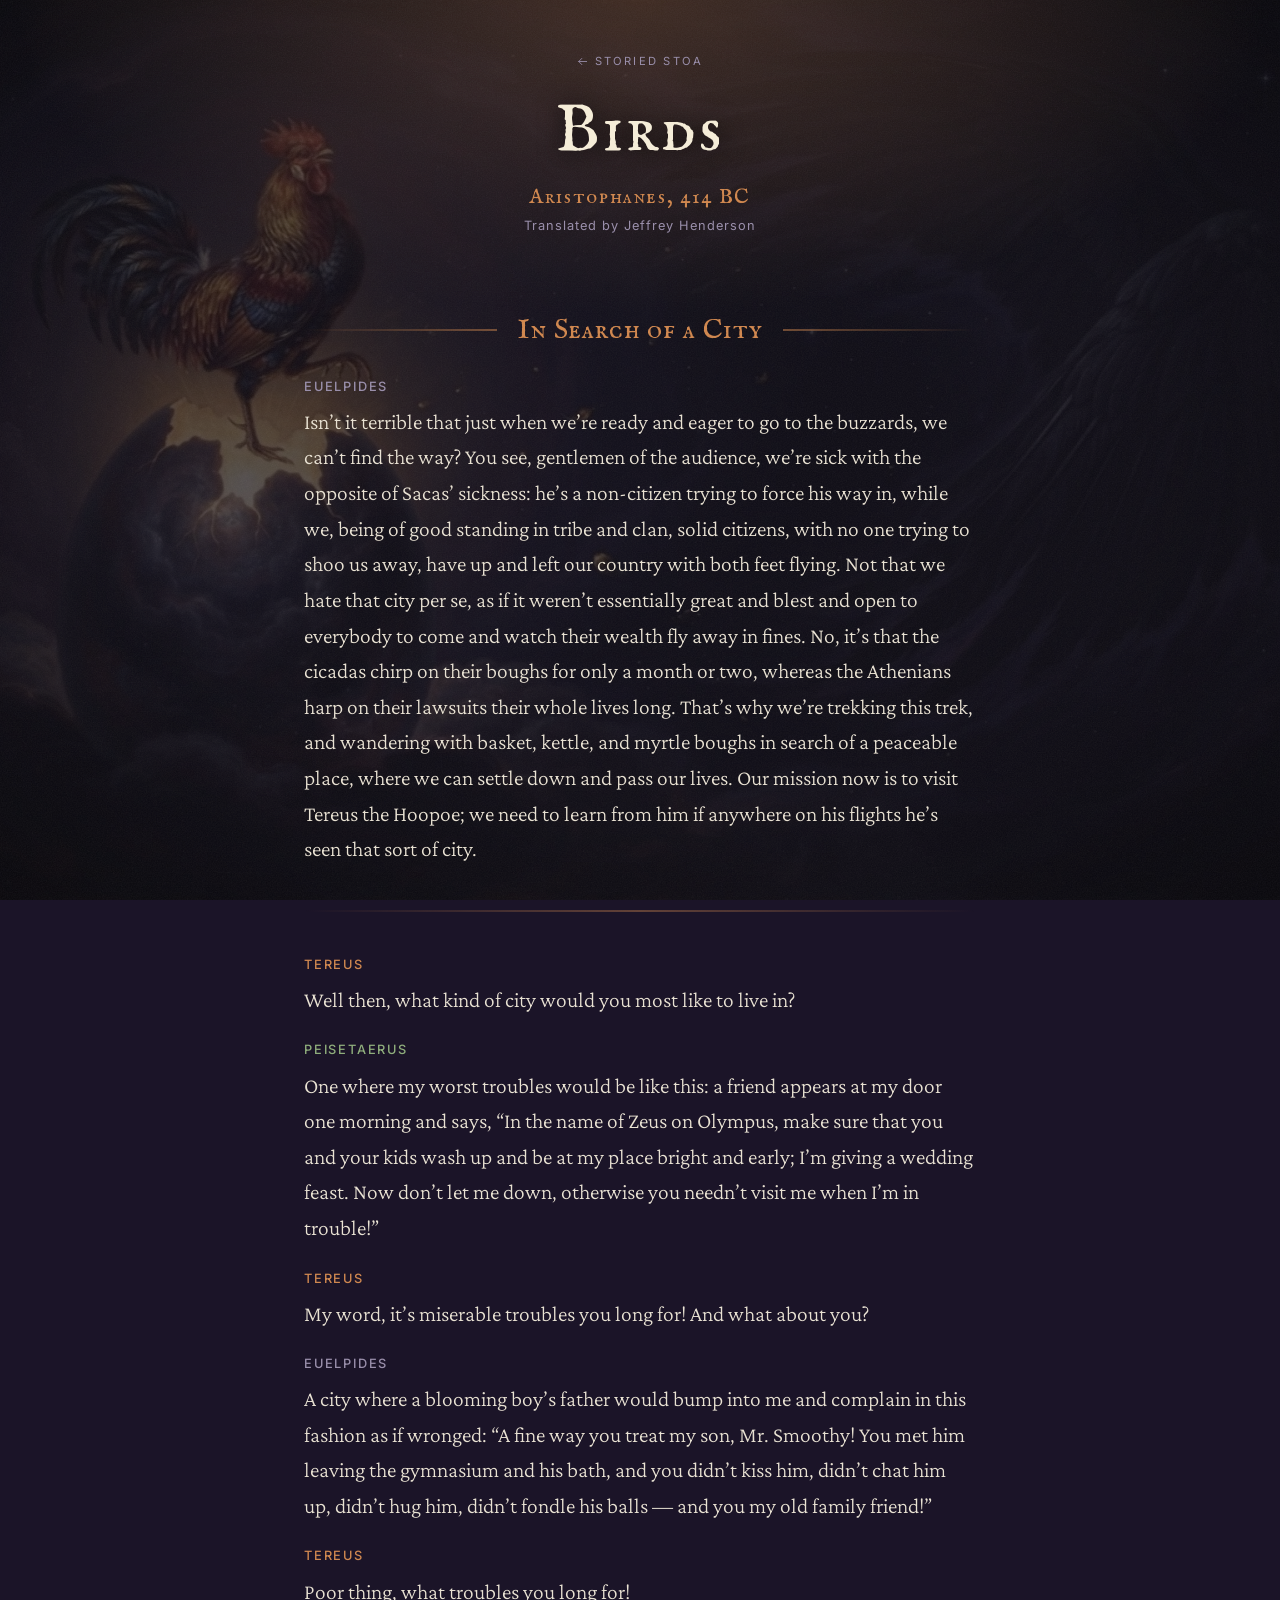
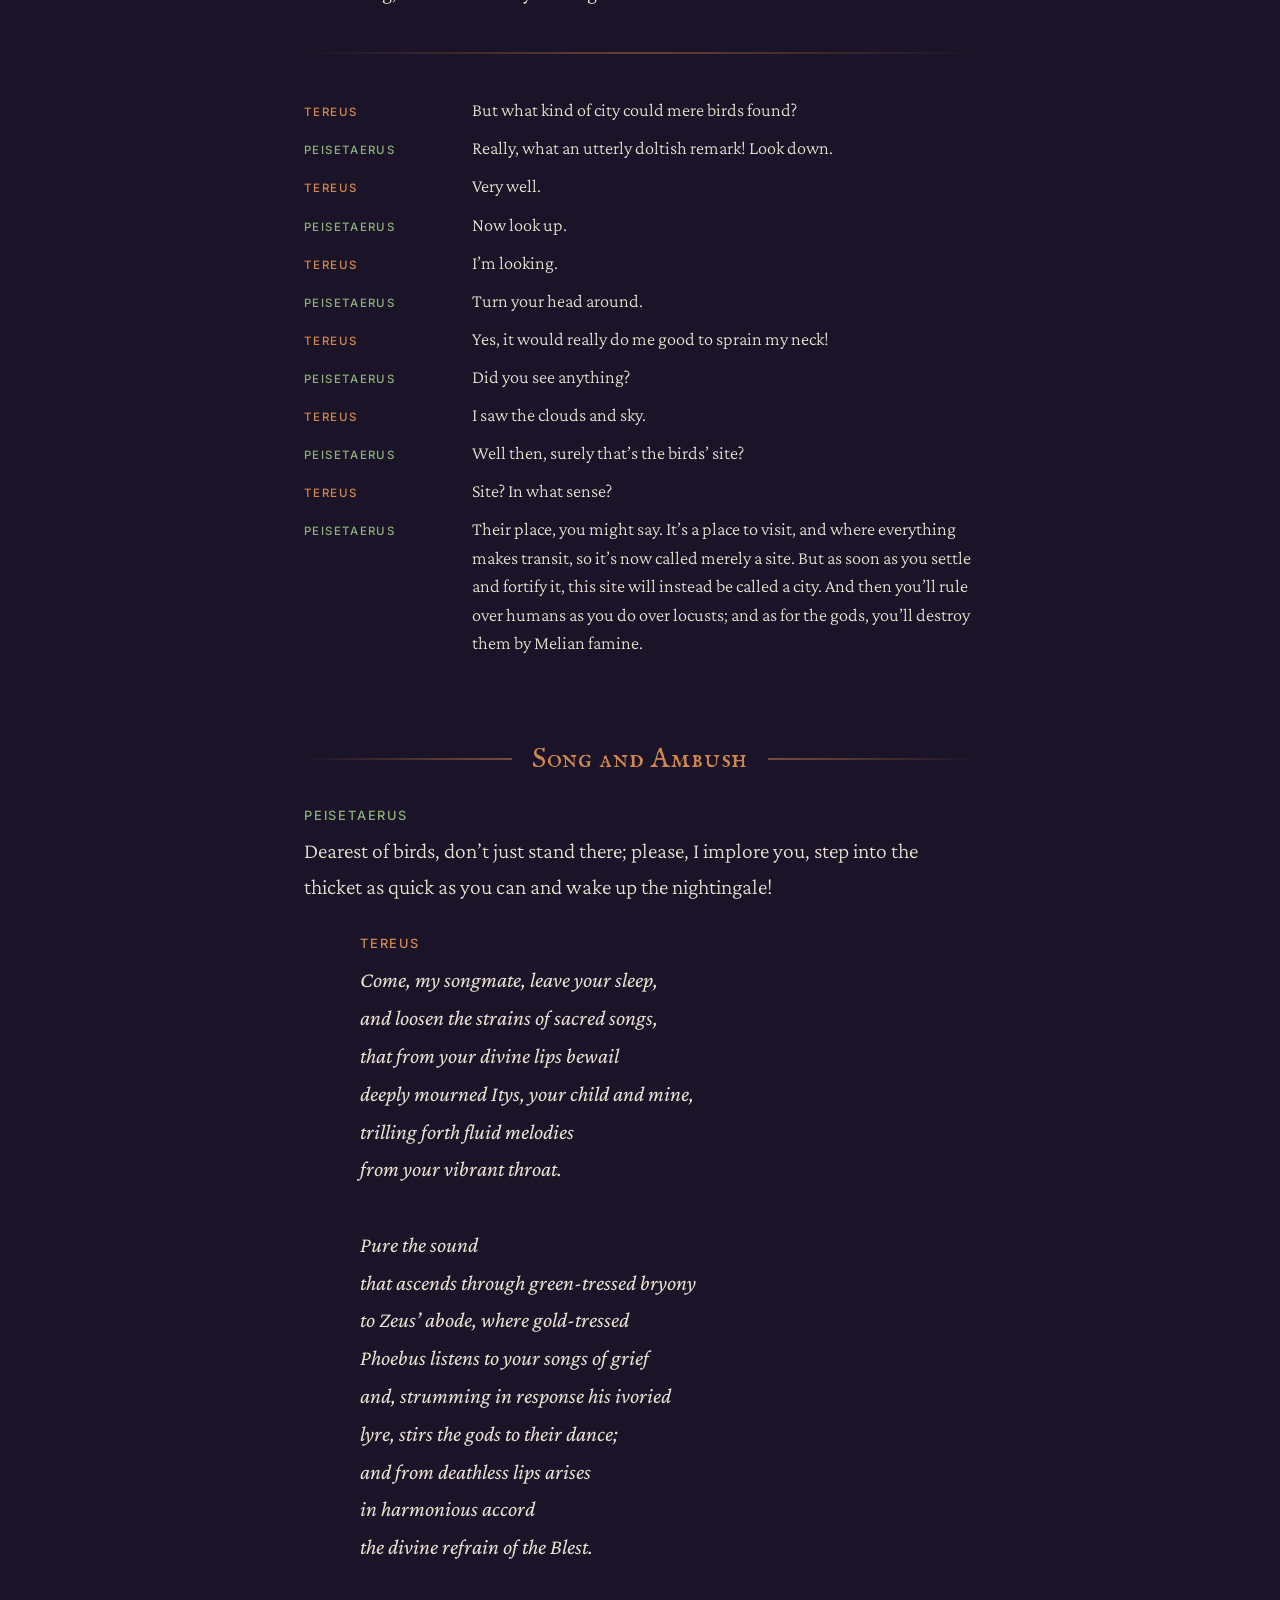
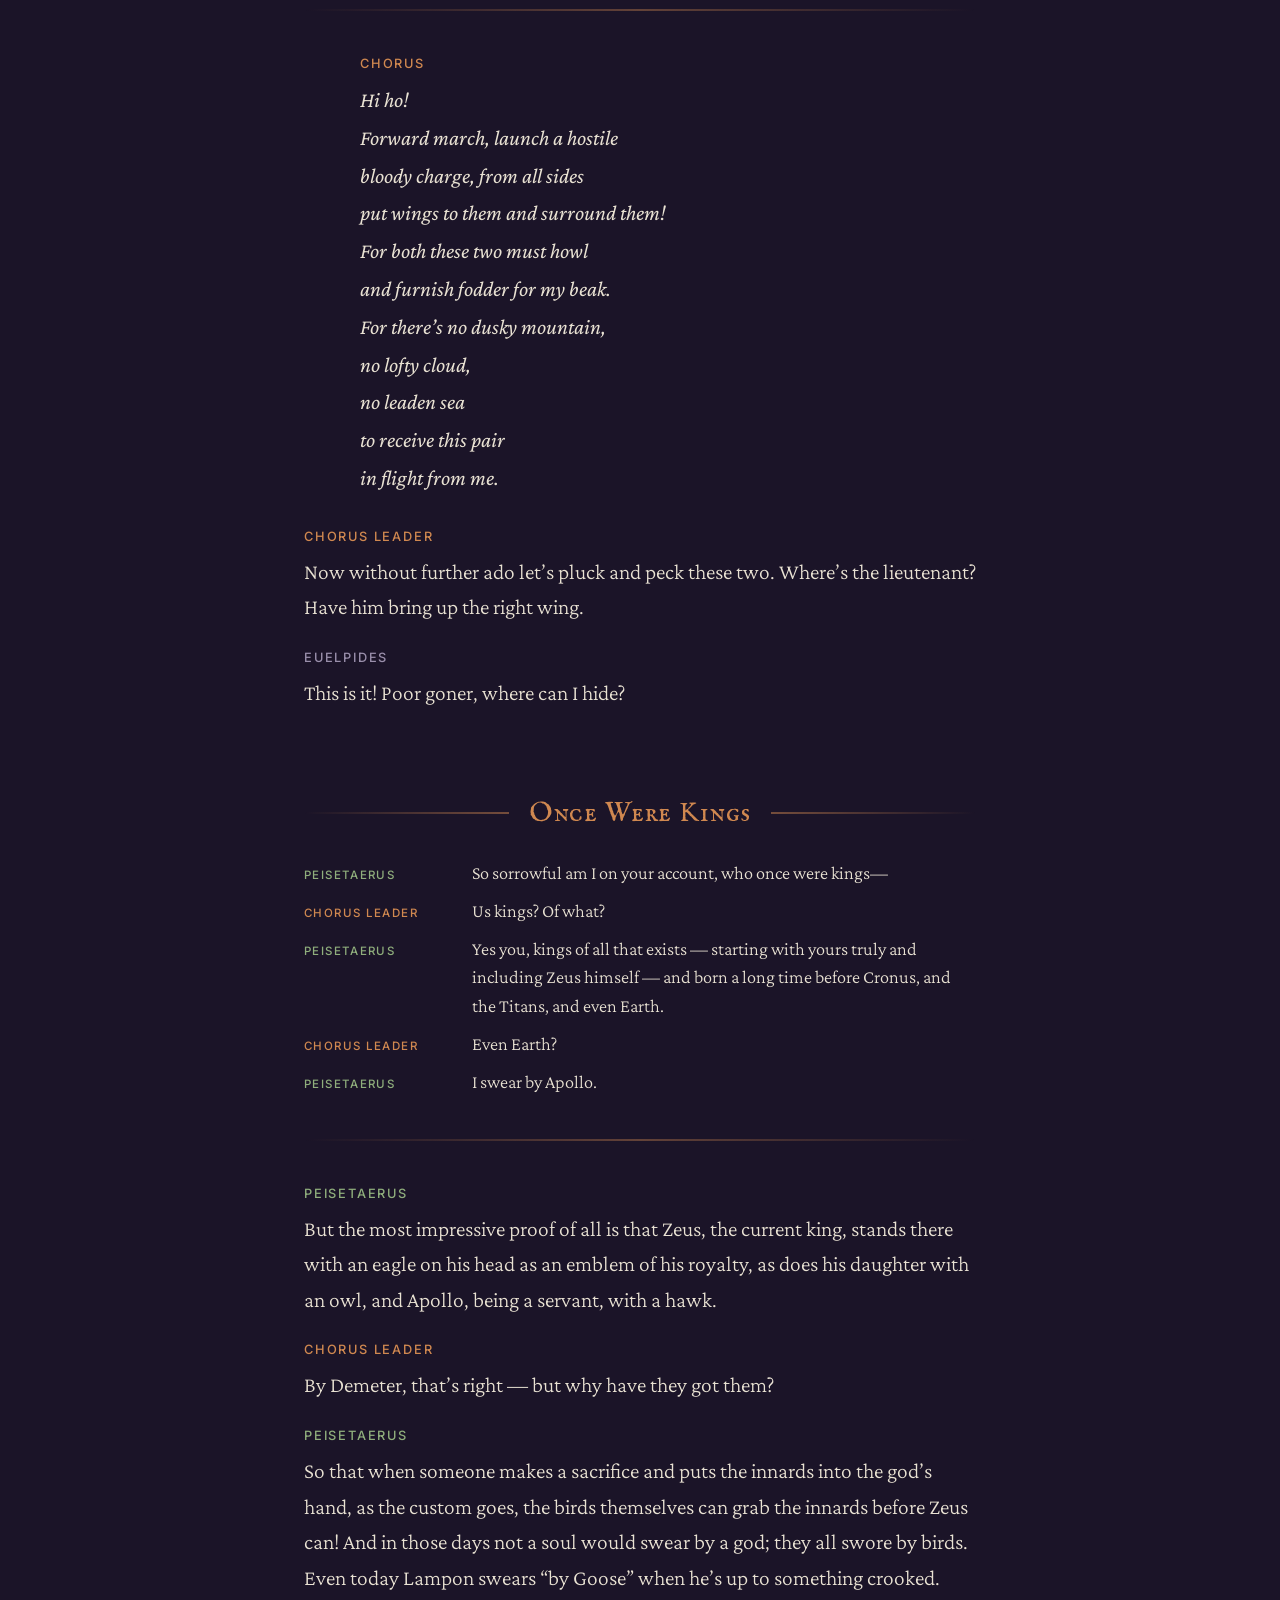
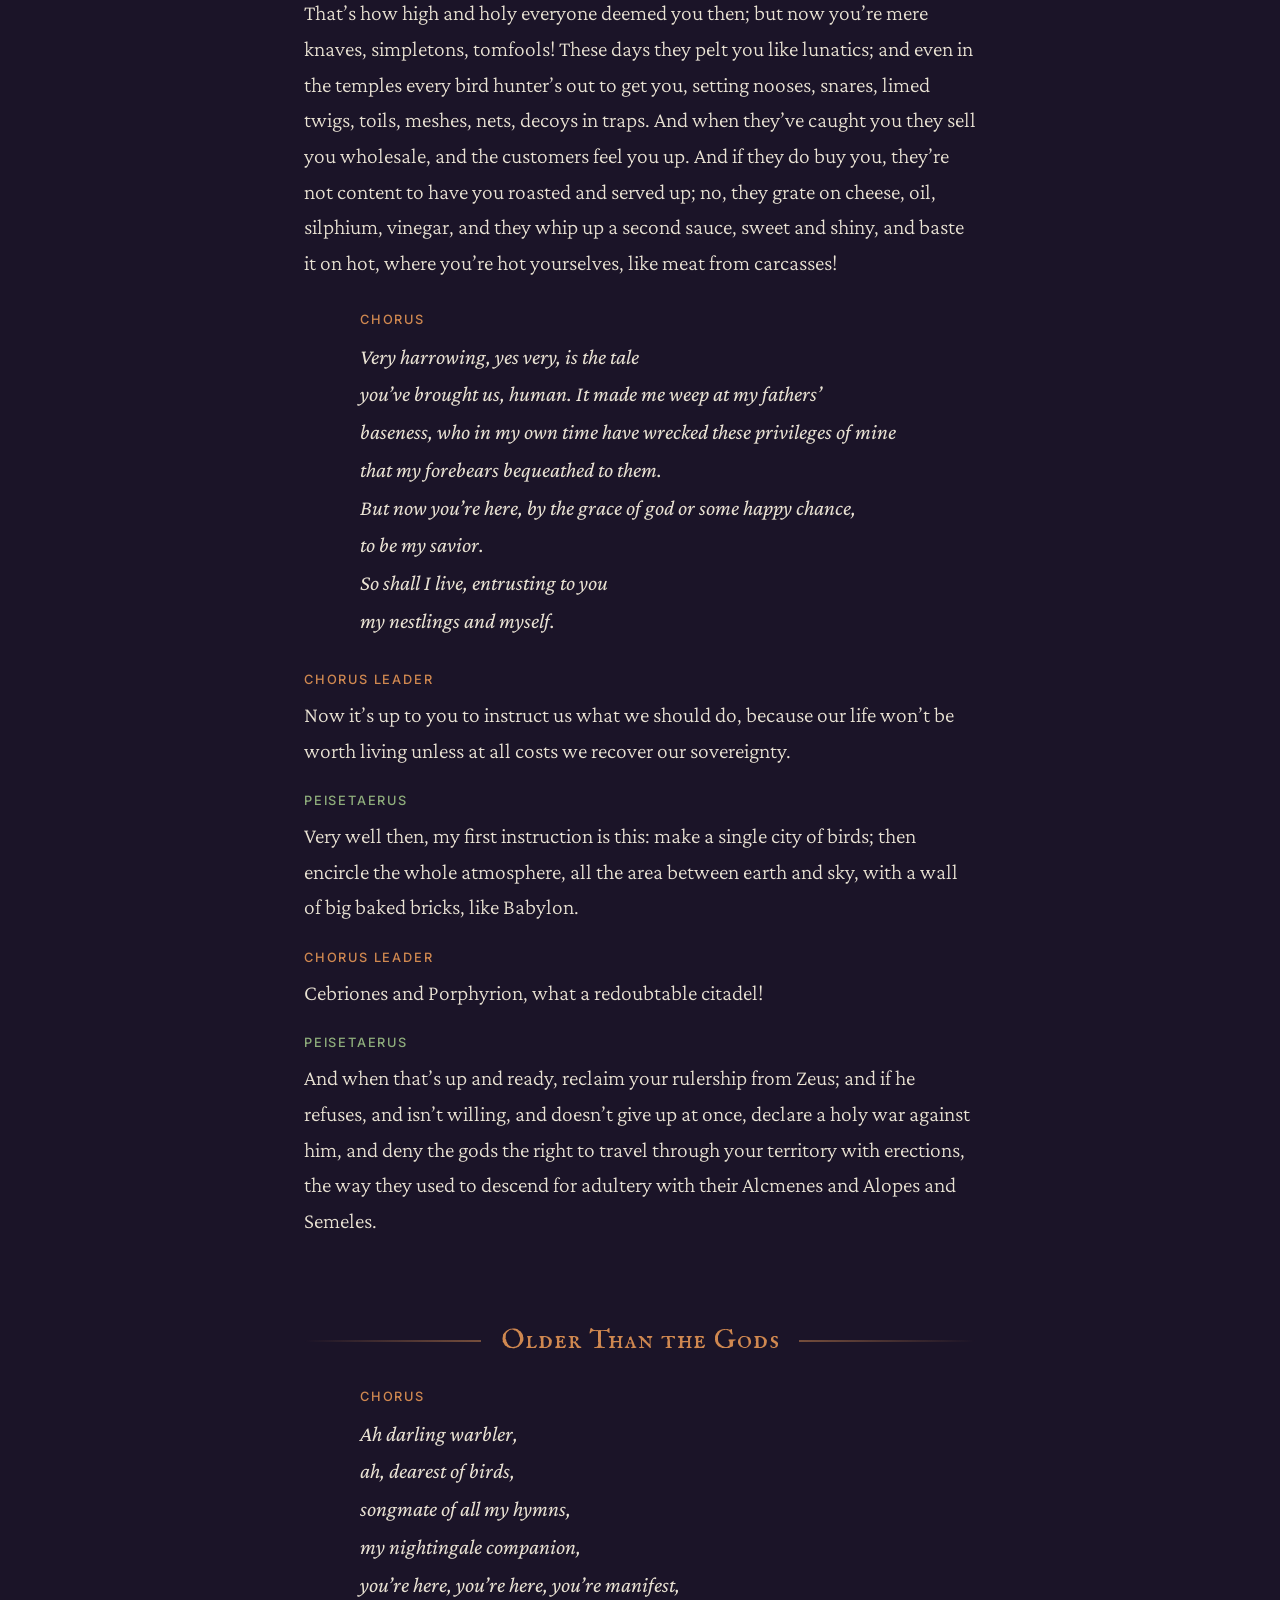
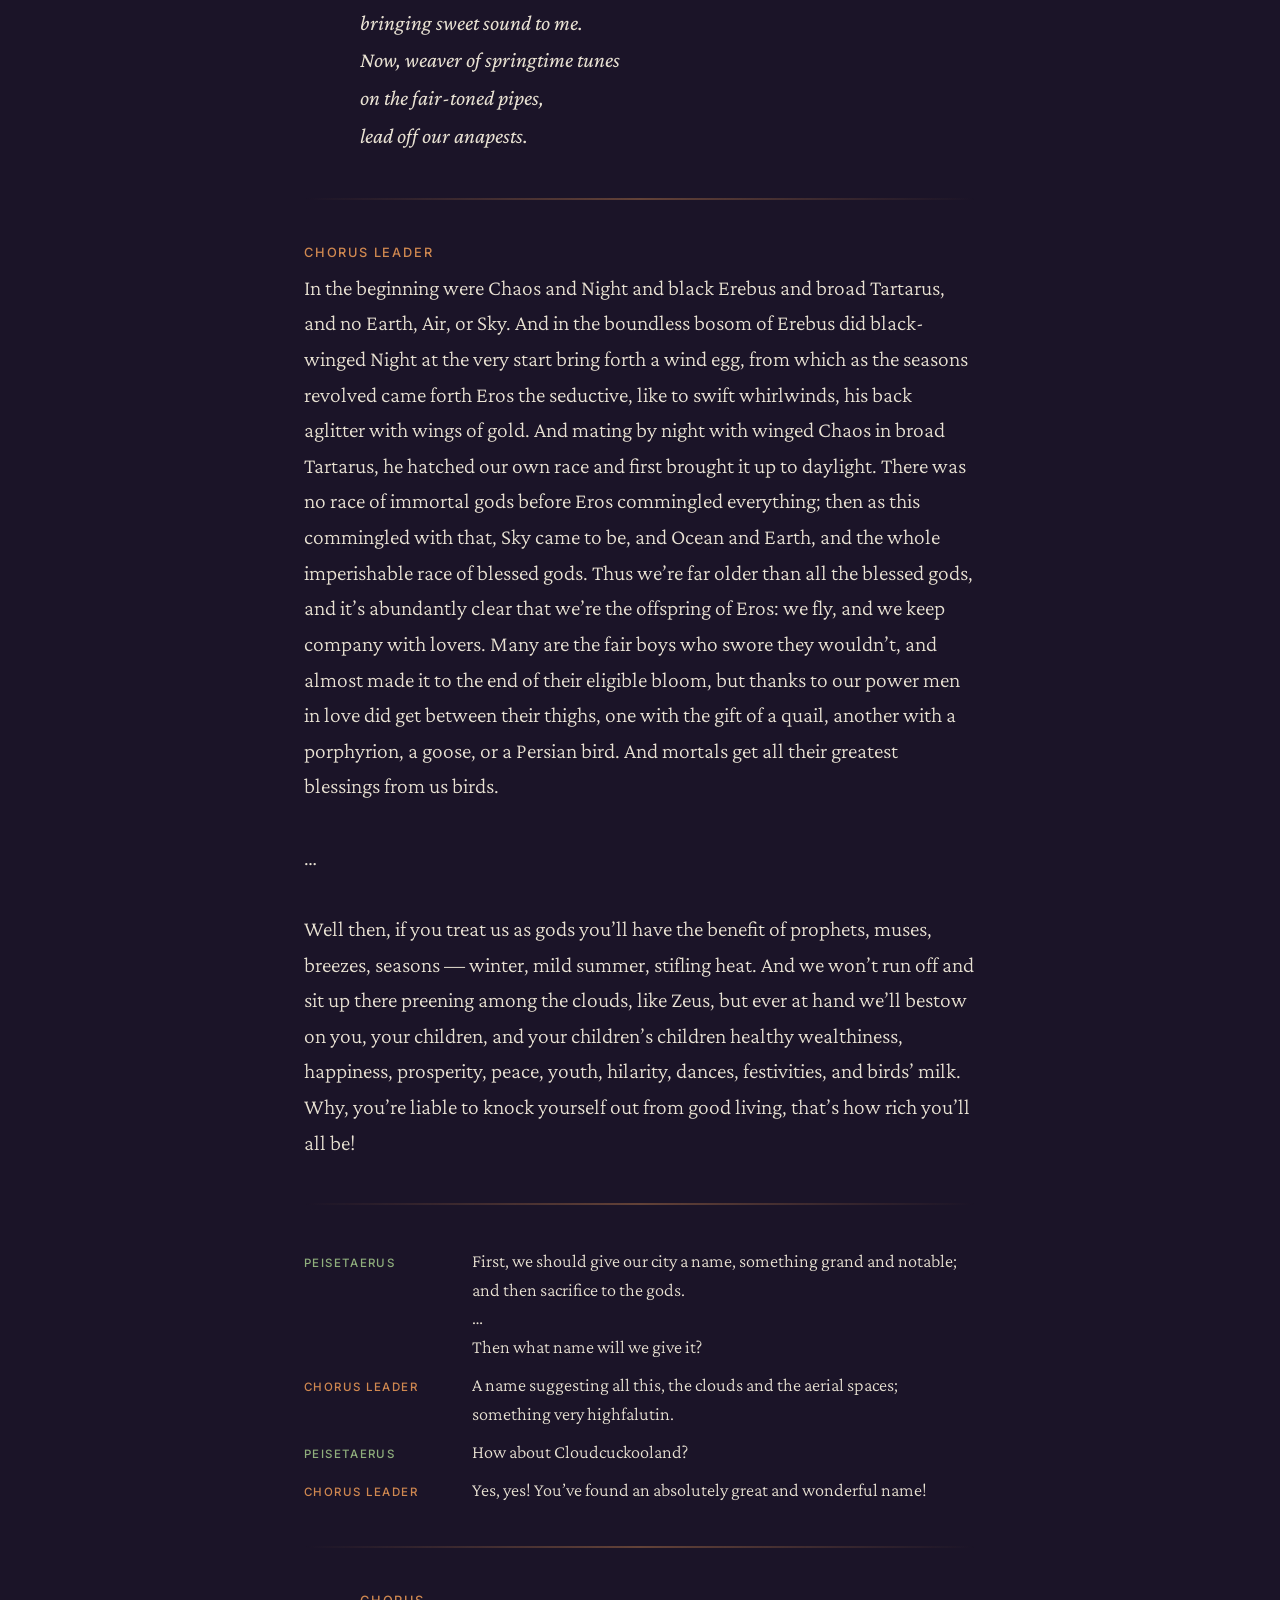
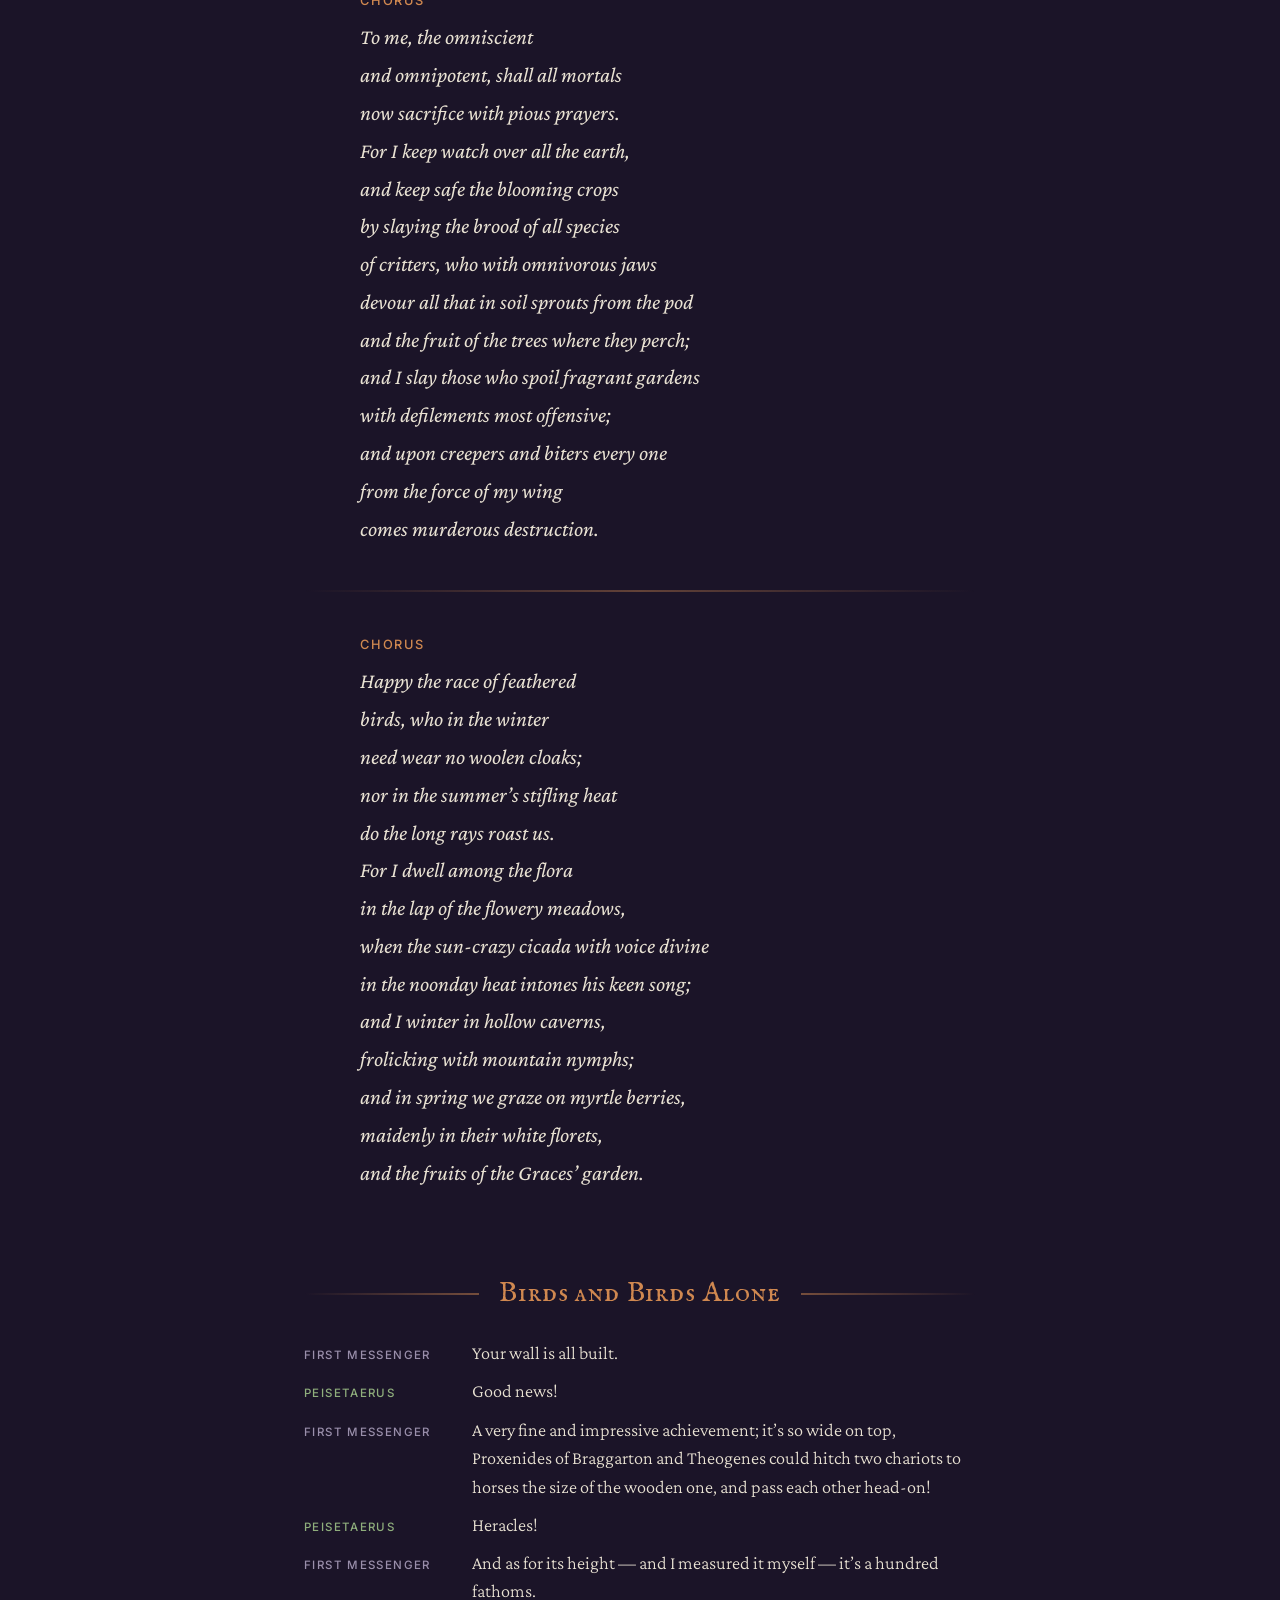
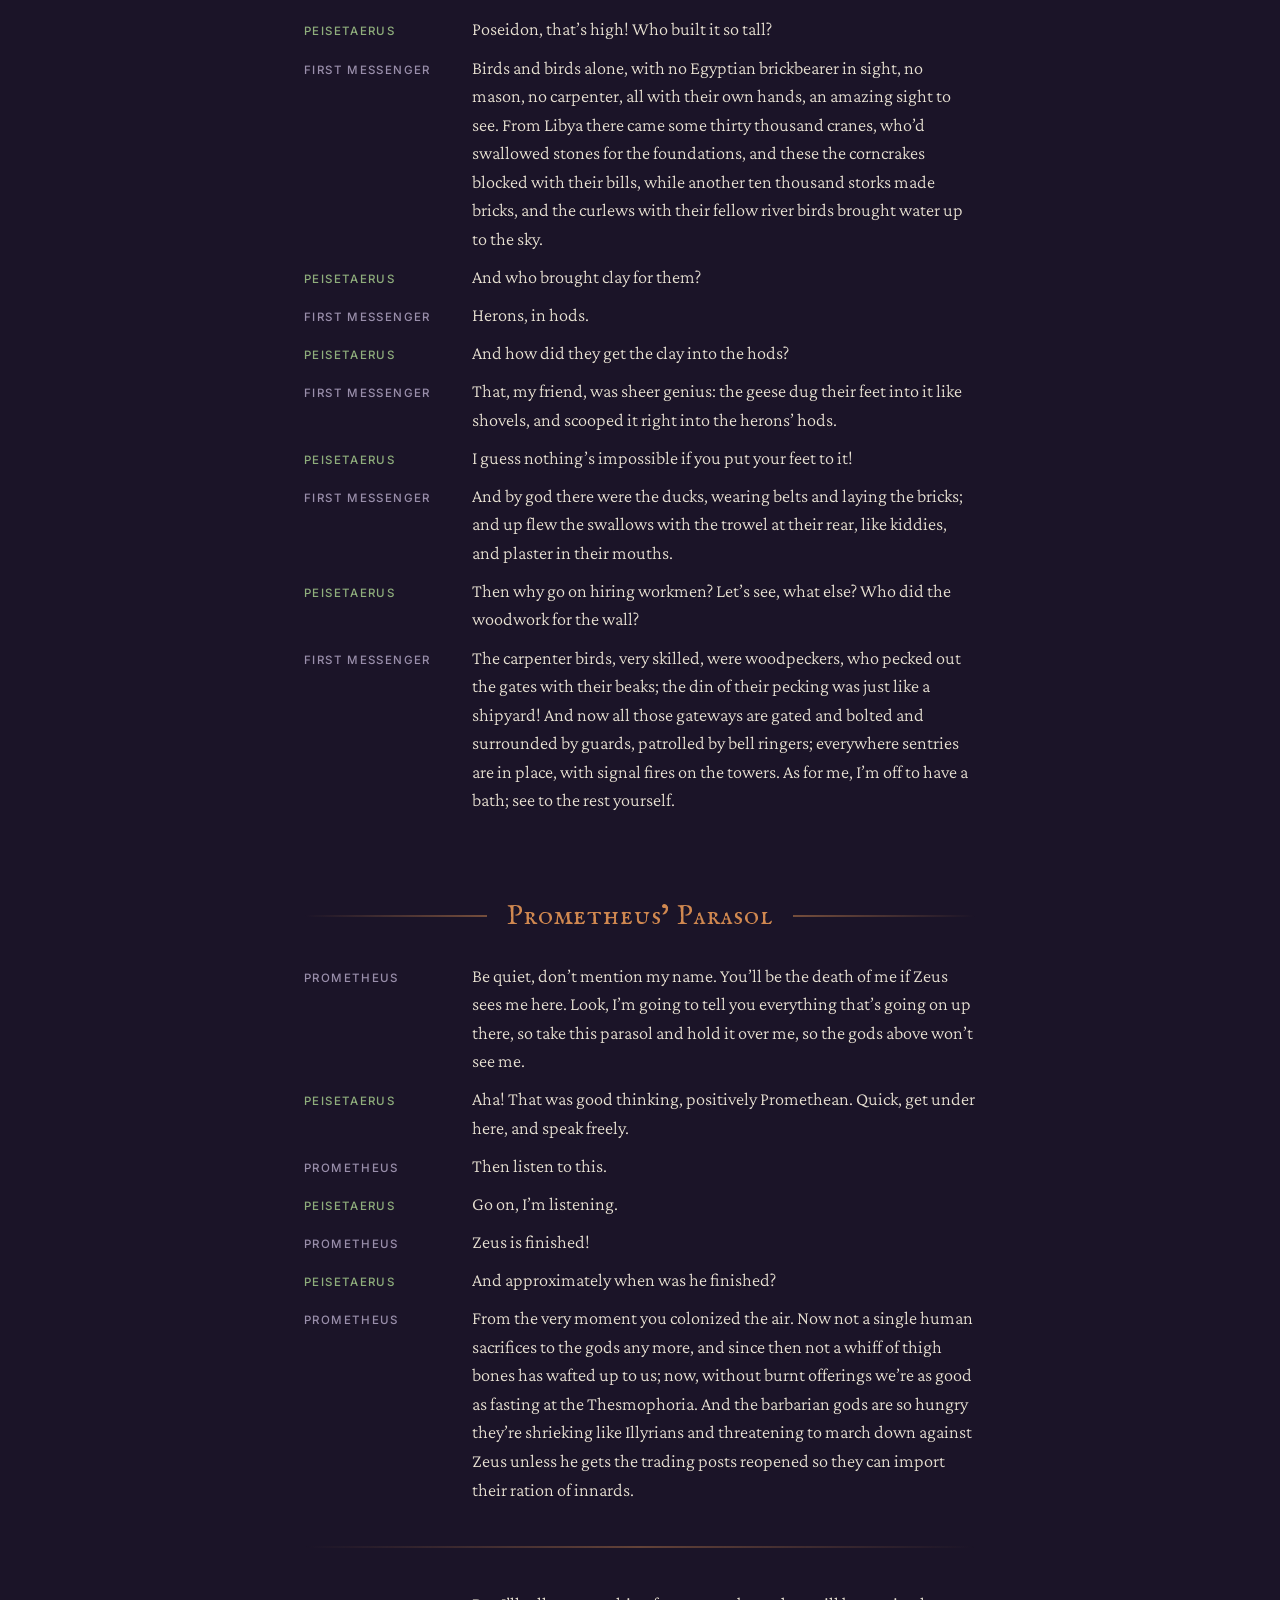
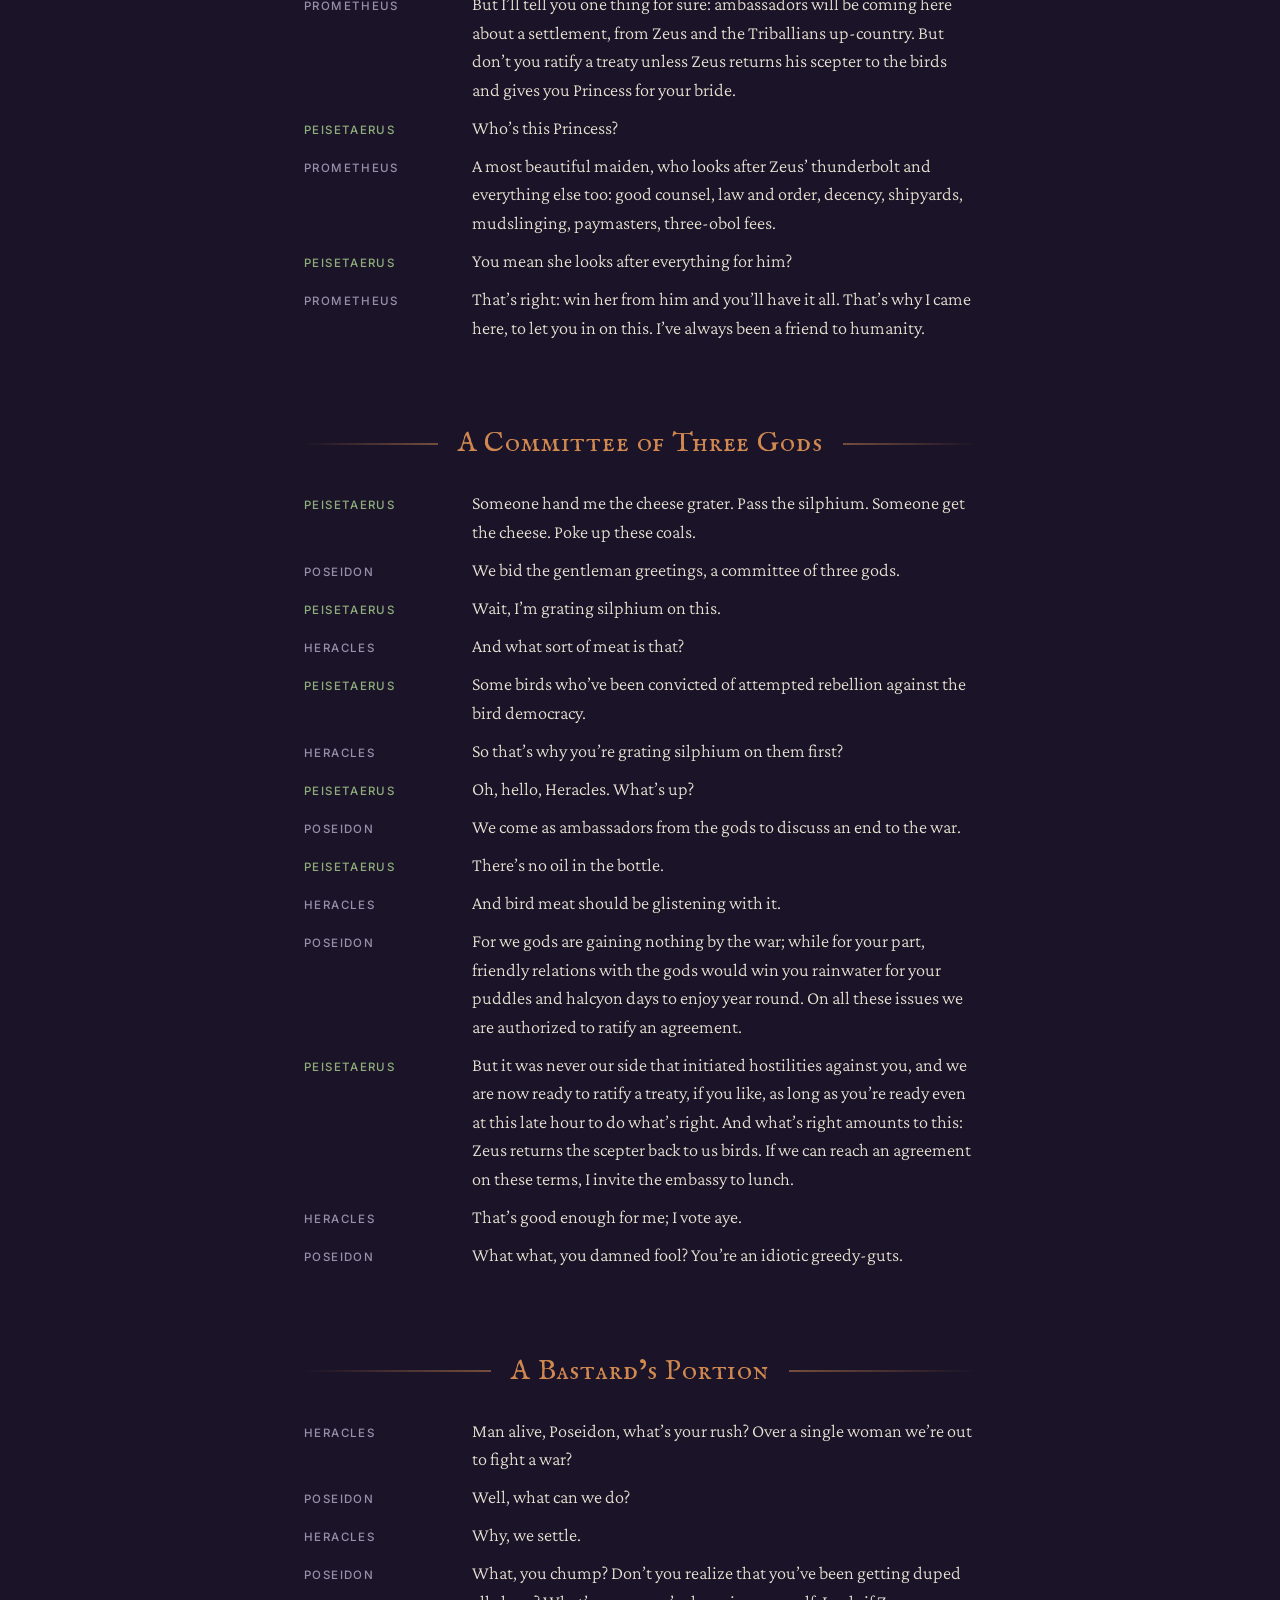
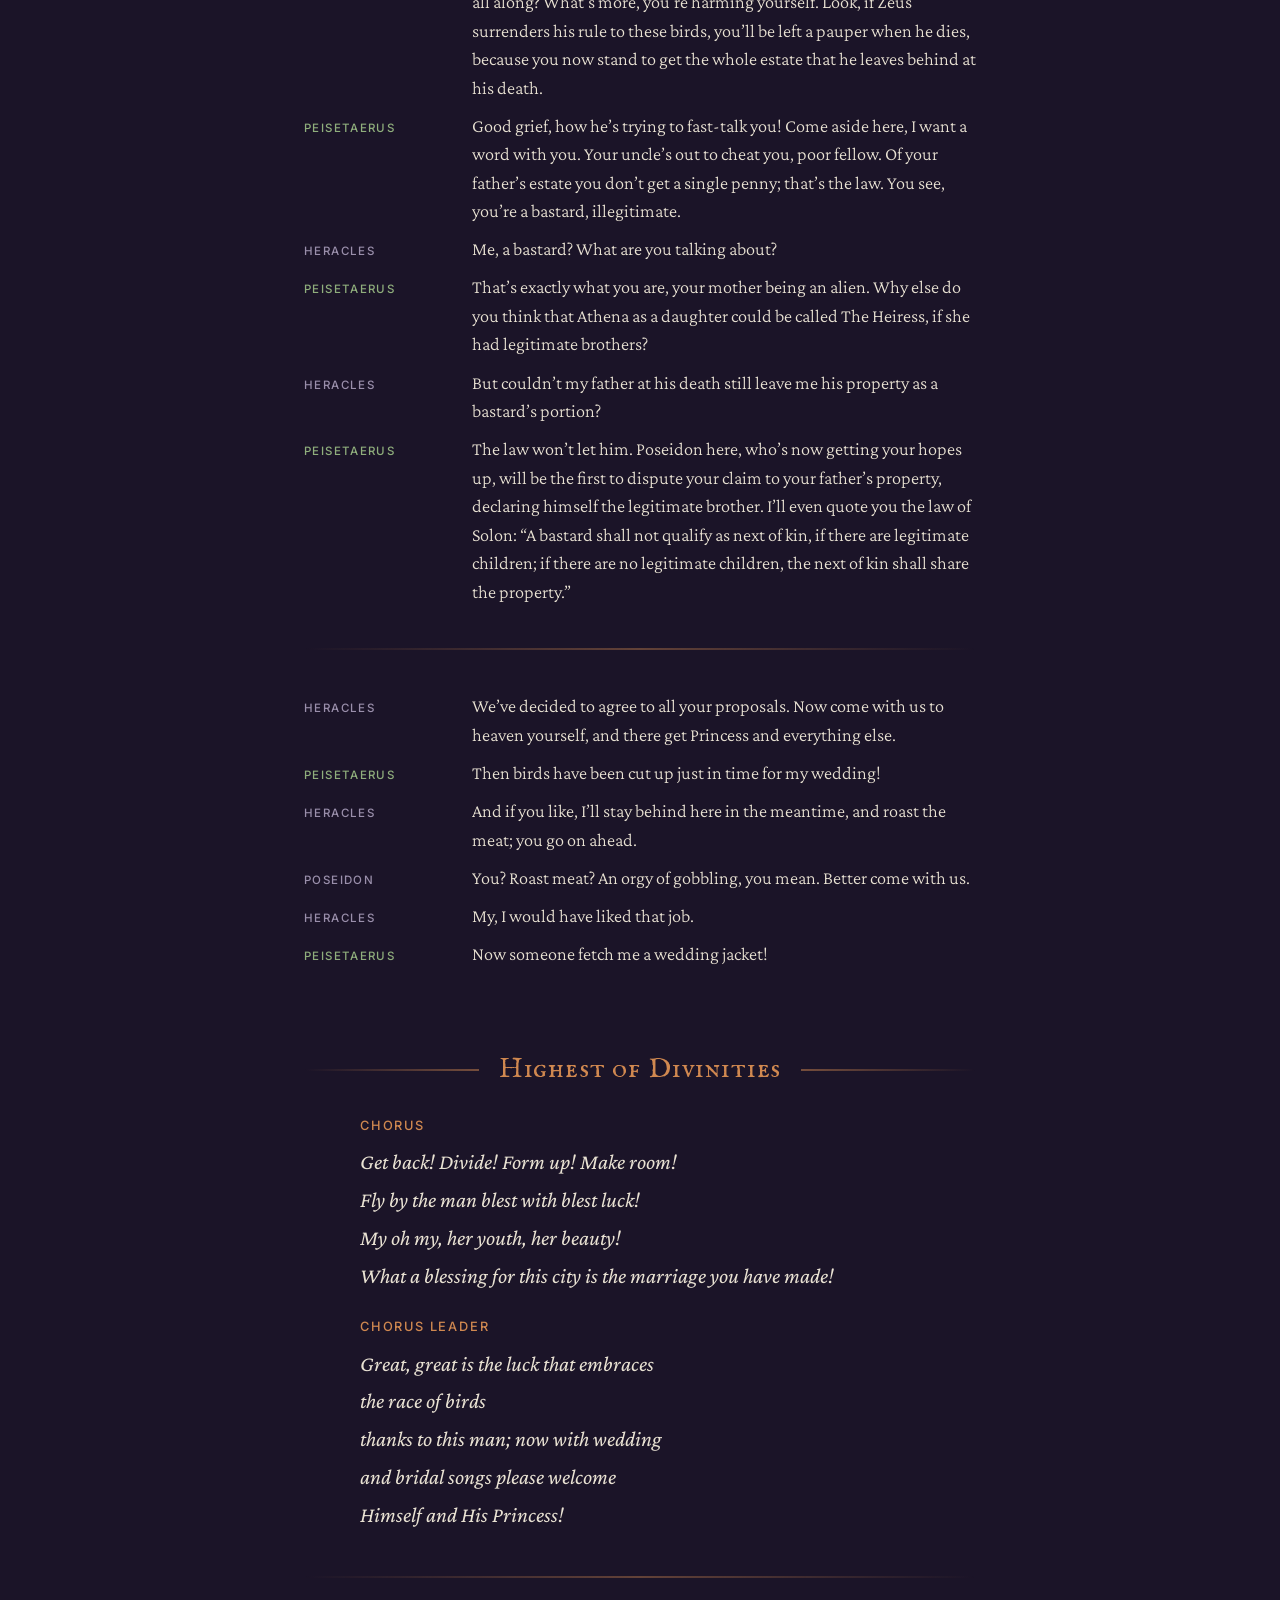
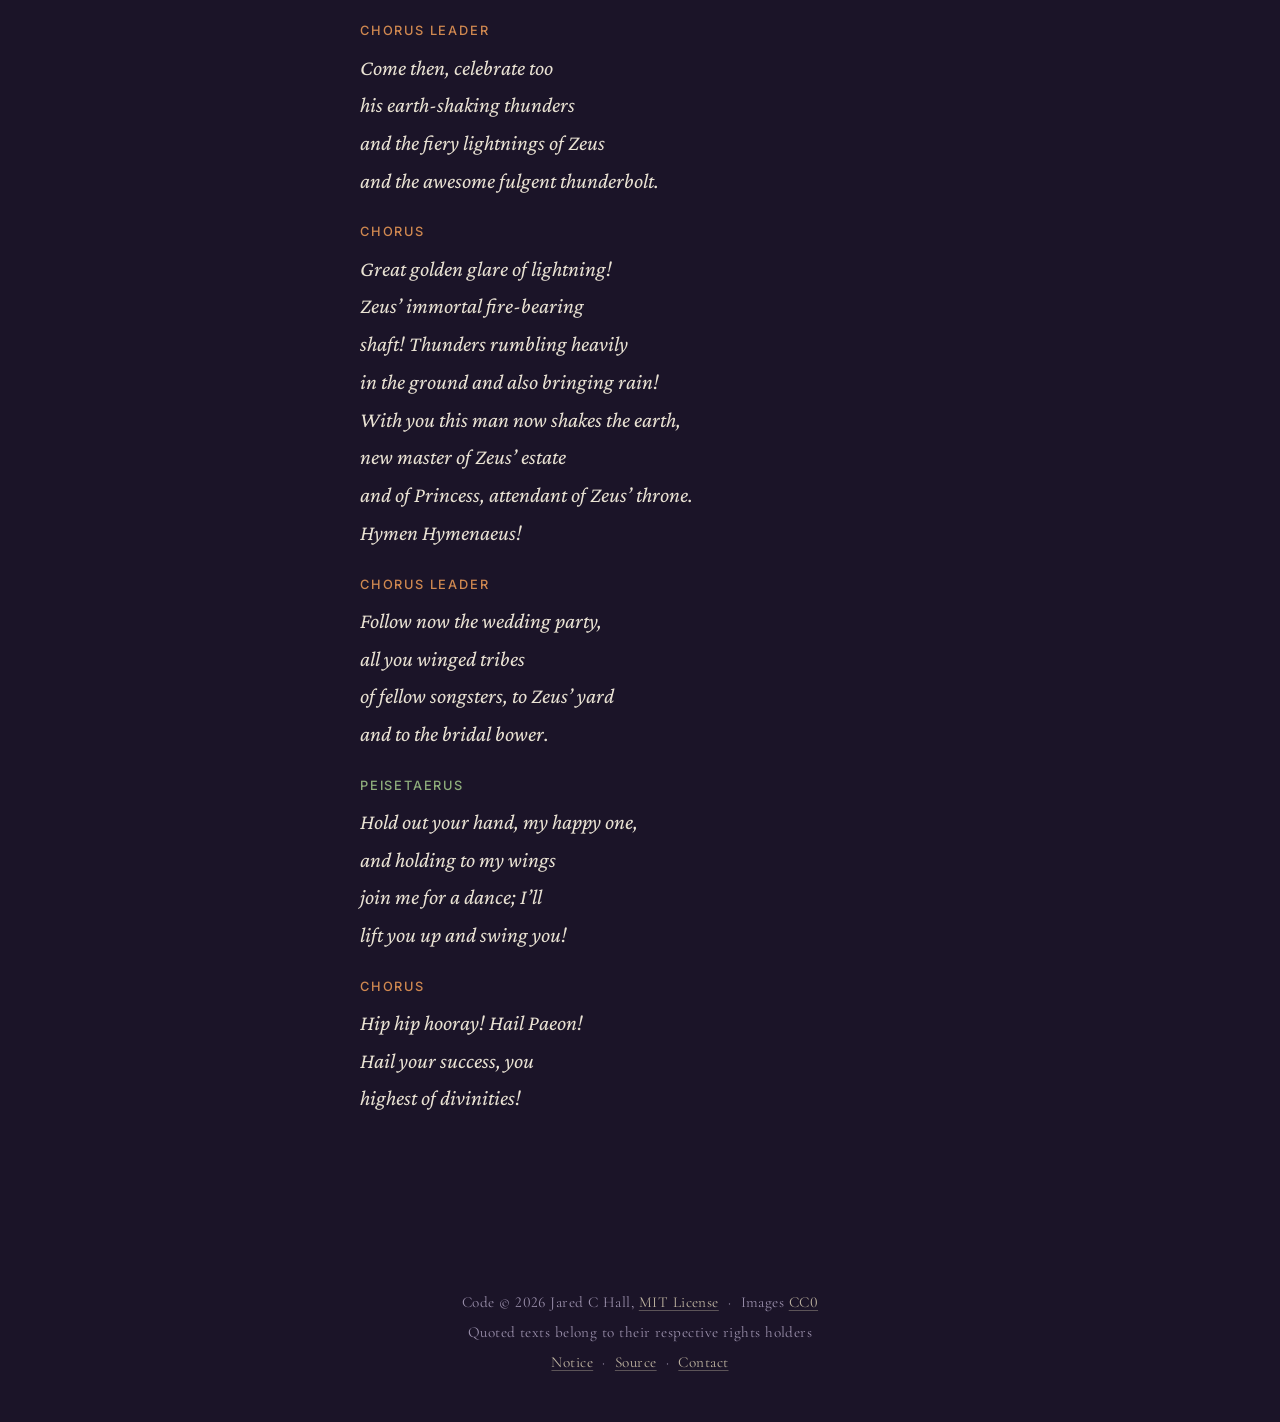
<file: birds/index.html>
<!DOCTYPE html>
<html lang="en">
<head>
    <meta charset="UTF-8">
    <meta name="viewport" content="width=device-width, initial-scale=1.0">

    <title>Birds</title>

    <link rel="icon" href="../favicon-32.png" sizes="32x32" type="image/png">
    <link rel="icon" href="../favicon.svg" type="image/svg+xml">

    <link href="../styles/fonts/crimson-pro/fonts.css" rel="stylesheet">
    <link href="../styles/fonts/inter/fonts.css" rel="stylesheet">
    <link href="../styles/fonts/im-fell-english-sc/fonts.css" rel="stylesheet">
    <link href="../styles/fonts/cormorant-garamond/fonts.css" rel="stylesheet">

    <link href="../styles/colors.css" rel="stylesheet">
    <link href="../styles/skene.css" rel="stylesheet">
    <link href="../styles/mural.css" rel="stylesheet">
    <link href="../styles/play.css" rel="stylesheet">
    <link href="birds.css" rel="stylesheet">
    <link href="../styles/footer.css" rel="stylesheet">

    <script type="module" src="../scripts/index.js"></script>
</head>
<body>

<div id="scene-a" class="scene-layer"></div>
<div id="scene-b" class="scene-layer hidden"></div>
<div class="scene-overlay"></div>

<div class="content">

    <header class="title-block">
        <nav class="stoa-eyebrow" aria-label="Site">
            <a class="stoa-link" href="../index.html">Storied Stoa</a>
        </nav>
        <h1 class="work-title">Birds</h1>
        <p class="author">Aristophanes, 414 BC</p>
        <p class="translator">Translated by Jeffrey Henderson</p>
    </header>

    <main class="reading">
        <section class="passage">
            <h2 class="passage-heading scene-marker" id="in-search-of-a-city" data-scene="images/thicket.webp">
                <a href="#in-search-of-a-city">In Search of a City</a>
            </h2>

            <blockquote class="excerpt">
                <p class="speaker">Euelpides</p>
                <p class="line">Isn’t it terrible that just when we’re ready and eager to go to the buzzards, we can’t find the way? You see, gentlemen of the audience, we’re sick with the opposite of Sacas’ sickness: he’s a non-citizen trying to force his way in, while we, being of good standing in tribe and clan, solid citizens, with no one trying to shoo us away, have up and left our country with both feet flying. Not that we hate that city per se, as if it weren’t essentially great and blest and open to everybody to come and watch their wealth fly away in fines. No, it’s that the cicadas chirp on their boughs for only a month or two, whereas the Athenians harp on their lawsuits their whole lives long. That’s why we’re trekking this trek, and wandering with basket, kettle, and myrtle boughs in search of a peaceable place, where we can settle down and pass our lives. Our mission now is to visit Tereus the Hoopoe; we need to learn from him if anywhere on his flights he’s seen that sort of city.</p>
            </blockquote>

            <hr class="divider">

            <blockquote class="excerpt">
                <p class="speaker speaker--birds">Tereus</p>
                <p class="line">Well then, what kind of city would you most like to live in?</p>

                <p class="speaker speaker--peisetaerus">Peisetaerus</p>
                <p class="line">One where my worst troubles would be like this: a friend appears at my door one morning and says, “In the name of Zeus on Olympus, make sure that you and your kids wash up and be at my place bright and early; I’m giving a wedding feast. Now don’t let me down, otherwise you needn’t visit me when I’m in trouble!”</p>

                <p class="speaker speaker--birds">Tereus</p>
                <p class="line">My word, it’s miserable troubles you long for! And what about you?</p>

                <p class="speaker">Euelpides</p>
                <p class="line">A city where a blooming boy’s father would bump into me and complain in this fashion as if wronged: “A fine way you treat my son, Mr. Smoothy! You met him leaving the gymnasium and his bath, and you didn’t kiss him, didn’t chat him up, didn’t hug him, didn’t fondle his balls — and you my old family friend!”</p>

                <p class="speaker speaker--birds">Tereus</p>
                <p class="line">Poor thing, what troubles you long for!</p>
            </blockquote>

            <hr class="divider">

            <blockquote class="excerpt excerpt--exchange">
                <div class="exchange-line">
                    <span class="speaker-inline speaker--birds">Tereus</span>
                    <span class="line-inline">But what kind of city could mere birds found?</span>
                </div>
                <div class="exchange-line">
                    <span class="speaker-inline speaker--peisetaerus">Peisetaerus</span>
                    <span class="line-inline">Really, what an utterly doltish remark! Look down.</span>
                </div>
                <div class="exchange-line">
                    <span class="speaker-inline speaker--birds">Tereus</span>
                    <span class="line-inline">Very well.</span>
                </div>
                <div class="exchange-line">
                    <span class="speaker-inline speaker--peisetaerus">Peisetaerus</span>
                    <span class="line-inline">Now look up.</span>
                </div>
                <div class="exchange-line">
                    <span class="speaker-inline speaker--birds">Tereus</span>
                    <span class="line-inline">I’m looking.</span>
                </div>
                <div class="exchange-line">
                    <span class="speaker-inline speaker--peisetaerus">Peisetaerus</span>
                    <span class="line-inline">Turn your head around.</span>
                </div>
                <div class="exchange-line">
                    <span class="speaker-inline speaker--birds">Tereus</span>
                    <span class="line-inline">Yes, it would really do me good to sprain my neck!</span>
                </div>
                <div class="exchange-line">
                    <span class="speaker-inline speaker--peisetaerus">Peisetaerus</span>
                    <span class="line-inline">Did you see anything?</span>
                </div>
                <div class="exchange-line">
                    <span class="speaker-inline speaker--birds">Tereus</span>
                    <span class="line-inline">I saw the clouds and sky.</span>
                </div>
                <div class="exchange-line">
                    <span class="speaker-inline speaker--peisetaerus">Peisetaerus</span>
                    <span class="line-inline">Well then, surely that’s the birds’ site?</span>
                </div>
                <div class="exchange-line">
                    <span class="speaker-inline speaker--birds">Tereus</span>
                    <span class="line-inline">Site? In what sense?</span>
                </div>
                <div class="exchange-line">
                    <span class="speaker-inline speaker--peisetaerus">Peisetaerus</span>
                    <span class="line-inline">Their place, you might say. It’s a place to visit, and where everything makes transit, so it’s now called merely a site. But as soon as you settle and fortify it, this site will instead be called a city. And then you’ll rule over humans as you do over locusts; and as for the gods, you’ll destroy them by Melian famine.</span>
                </div>
            </blockquote>
        </section>

        <section class="passage">
            <h2 class="passage-heading scene-marker" id="song-and-ambush" data-scene="images/birds-attack.webp">
                <a href="#song-and-ambush">Song and Ambush</a>
            </h2>

            <blockquote class="excerpt">
                <p class="speaker speaker--peisetaerus">Peisetaerus</p>
                <p class="line">Dearest of birds, don’t just stand there; please, I implore you, step into the thicket as quick as you can and wake up the nightingale!</p>

                <div class="song">
                    <p class="speaker speaker--birds">Tereus</p>
                    <p class="line">Come, my songmate, leave your sleep,
                        and loosen the strains of sacred songs,
                        that from your divine lips bewail
                        deeply mourned Itys, your child and mine,
                        trilling forth fluid melodies
                        from your vibrant throat.

                        Pure the sound
                        that ascends through green-tressed bryony
                        to Zeus’ abode, where gold-tressed
                        Phoebus listens to your songs of grief
                        and, strumming in response his ivoried
                        lyre, stirs the gods to their dance;
                        and from deathless lips arises
                        in harmonious accord
                        the divine refrain of the Blest.</p>
                </div>
            </blockquote>

            <hr class="divider">

            <blockquote class="excerpt">
                <div class="song">
                    <p class="speaker speaker--birds">Chorus</p>
                    <p class="line">Hi ho!
                        Forward march, launch a hostile
                        bloody charge, from all sides
                        put wings to them and surround them!
                        For both these two must howl
                        and furnish fodder for my beak.
                        For there’s no dusky mountain,
                        no lofty cloud,
                        no leaden sea
                        to receive this pair
                        in flight from me.</p>
                </div>

                <p class="speaker speaker--birds">Chorus Leader</p>
                <p class="line">Now without further ado let’s pluck and peck these two. Where’s the lieutenant? Have him bring up the right wing.</p>

                <p class="speaker">Euelpides</p>
                <p class="line">This is it! Poor goner, where can I hide?</p>
            </blockquote>
        </section>

        <section class="passage">
            <h2 class="passage-heading scene-marker" id="once-were-kings" data-scene="images/peisetaerus-orates.webp">
                <a href="#once-were-kings">Once Were Kings</a>
            </h2>

            <blockquote class="excerpt excerpt--exchange">
                <div class="exchange-line">
                    <span class="speaker-inline speaker--peisetaerus">Peisetaerus</span>
                    <span class="line-inline">So sorrowful am I on your account, who once were kings—</span>
                </div>
                <div class="exchange-line">
                    <span class="speaker-inline speaker--birds">Chorus Leader</span>
                    <span class="line-inline">Us kings? Of what?</span>
                </div>
                <div class="exchange-line">
                    <span class="speaker-inline speaker--peisetaerus">Peisetaerus</span>
                    <span class="line-inline">Yes you, kings of all that exists — starting with yours truly and including Zeus himself — and born a long time before Cronus, and the Titans, and even Earth.</span>
                </div>
                <div class="exchange-line">
                    <span class="speaker-inline speaker--birds">Chorus Leader</span>
                    <span class="line-inline">Even Earth?</span>
                </div>
                <div class="exchange-line">
                    <span class="speaker-inline speaker--peisetaerus">Peisetaerus</span>
                    <span class="line-inline">I swear by Apollo.</span>
                </div>
            </blockquote>

            <hr class="divider">

            <blockquote class="excerpt">
                <p class="speaker speaker--peisetaerus">Peisetaerus</p>
                <p class="line">But the most impressive proof of all is that Zeus, the current king, stands there with an eagle on his head as an emblem of his royalty, as does his daughter with an owl, and Apollo, being a servant, with a hawk.</p>

                <p class="speaker speaker--birds">Chorus Leader</p>
                <p class="line">By Demeter, that’s right — but why have they got them?</p>

                <p class="speaker speaker--peisetaerus">Peisetaerus</p>
                <p class="line">So that when someone makes a sacrifice and puts the innards into the god’s hand, as the custom goes, the birds themselves can grab the innards before Zeus can! And in those days not a soul would swear by a god; they all swore by birds. Even today Lampon swears “by Goose” when he’s up to something crooked. That’s how high and holy everyone deemed you then; but now you’re mere knaves, simpletons, tomfools! These days they pelt you like lunatics; and even in the temples every bird hunter’s out to get you, setting nooses, snares, limed twigs, toils, meshes, nets, decoys in traps. And when they’ve caught you they sell you wholesale, and the customers feel you up. And if they do buy you, they’re not content to have you roasted and served up; no, they grate on cheese, oil, silphium, vinegar, and they whip up a second sauce, sweet and shiny, and baste it on hot, where you’re hot yourselves, like meat from carcasses!</p>

                <div class="song">
                    <p class="speaker speaker--birds">Chorus</p>
                    <p class="line">Very harrowing, yes very, is the tale
                        you’ve brought us, human. It made me weep at my fathers’
                        baseness, who in my own time have wrecked these privileges of mine
                        that my forebears bequeathed to them.
                        But now you’re here, by the grace of god or some happy chance,
                        to be my savior.
                        So shall I live, entrusting to you
                        my nestlings and myself.</p>
                </div>

                <p class="speaker speaker--birds">Chorus Leader</p>
                <p class="line">Now it’s up to you to instruct us what we should do, because our life won’t be worth living unless at all costs we recover our sovereignty.</p>

                <p class="speaker speaker--peisetaerus">Peisetaerus</p>
                <p class="line">Very well then, my first instruction is this: make a single city of birds; then encircle the whole atmosphere, all the area between earth and sky, with a wall of big baked bricks, like Babylon.</p>

                <p class="speaker speaker--birds">Chorus Leader</p>
                <p class="line">Cebriones and Porphyrion, what a redoubtable citadel!</p>

                <p class="speaker speaker--peisetaerus">Peisetaerus</p>
                <p class="line">And when that’s up and ready, reclaim your rulership from Zeus; and if he refuses, and isn’t willing, and doesn’t give up at once, declare a holy war against him, and deny the gods the right to travel through your territory with erections, the way they used to descend for adultery with their Alcmenes and Alopes and Semeles.</p>
            </blockquote>
        </section>

        <section class="passage">
            <h2 class="passage-heading scene-marker" id="older-than-the-gods" data-scene="images/bird-creation-myth.webp">
                <a href="#older-than-the-gods">Older Than the Gods</a>
            </h2>

            <blockquote class="excerpt">
                <div class="song">
                    <p class="speaker speaker--birds">Chorus</p>
                    <p class="line">Ah darling warbler,
                        ah, dearest of birds,
                        songmate of all my hymns,
                        my nightingale companion,
                        you’re here, you’re here, you’re manifest,
                        bringing sweet sound to me.
                        Now, weaver of springtime tunes
                        on the fair-toned pipes,
                        lead off our anapests.</p>
                </div>
            </blockquote>

            <hr class="divider">

            <blockquote class="excerpt">
                <p class="speaker speaker--birds">Chorus Leader</p>
                <p class="line">In the beginning were Chaos and Night and black Erebus and broad Tartarus, and no Earth, Air, or Sky. And in the boundless bosom of Erebus did black-winged Night at the very start bring forth a wind egg, from which as the seasons revolved came forth Eros the seductive, like to swift whirlwinds, his back aglitter with wings of gold. And mating by night with winged Chaos in broad Tartarus, he hatched our own race and first brought it up to daylight. There was no race of immortal gods before Eros commingled everything; then as this commingled with that, Sky came to be, and Ocean and Earth, and the whole imperishable race of blessed gods. Thus we’re far older than all the blessed gods, and it’s abundantly clear that we’re the offspring of Eros: we fly, and we keep company with lovers. Many are the fair boys who swore they wouldn’t, and almost made it to the end of their eligible bloom, but thanks to our power men in love did get between their thighs, one with the gift of a quail, another with a porphyrion, a goose, or a Persian bird. And mortals get all their greatest blessings from us birds.

                    …

                    Well then, if you treat us as gods you’ll have the benefit of prophets, muses, breezes, seasons — winter, mild summer, stifling heat. And we won’t run off and sit up there preening among the clouds, like Zeus, but ever at hand we’ll bestow on you, your children, and your children’s children healthy wealthiness, happiness, prosperity, peace, youth, hilarity, dances, festivities, and birds’ milk. Why, you’re liable to knock yourself out from good living, that’s how rich you’ll all be!</p>
            </blockquote>

            <hr class="divider">

            <blockquote class="excerpt excerpt--exchange">
                <div class="exchange-line">
                    <span class="speaker-inline speaker--peisetaerus">Peisetaerus</span>
                    <span class="line-inline">First, we should give our city a name, something grand and notable; and then sacrifice to the gods.
                        …
                        Then what name will we give it?</span>
                </div>
                <div class="exchange-line">
                    <span class="speaker-inline speaker--birds">Chorus Leader</span>
                    <span class="line-inline">A name suggesting all this, the clouds and the aerial spaces; something very highfalutin.</span>
                </div>
                <div class="exchange-line">
                    <span class="speaker-inline speaker--peisetaerus">Peisetaerus</span>
                    <span class="line-inline">How about Cloudcuckooland?</span>
                </div>
                <div class="exchange-line">
                    <span class="speaker-inline speaker--birds">Chorus Leader</span>
                    <span class="line-inline">Yes, yes! You’ve found an absolutely great and wonderful name!</span>
                </div>
            </blockquote>

            <hr class="divider">

            <blockquote class="excerpt">
                <div class="song">
                    <p class="speaker speaker--birds">Chorus</p>
                    <p class="line">To me, the omniscient
                        and omnipotent, shall all mortals
                        now sacrifice with pious prayers.
                        For I keep watch over all the earth,
                        and keep safe the blooming crops
                        by slaying the brood of all species
                        of critters, who with omnivorous jaws
                        devour all that in soil sprouts from the pod
                        and the fruit of the trees where they perch;
                        and I slay those who spoil fragrant gardens
                        with defilements most offensive;
                        and upon creepers and biters every one
                        from the force of my wing
                        comes murderous destruction.</p>
                </div>
            </blockquote>

            <hr class="divider">

            <blockquote class="excerpt">
                <div class="song">
                    <p class="speaker speaker--birds">Chorus</p>
                    <p class="line">Happy the race of feathered
                        birds, who in the winter
                        need wear no woolen cloaks;
                        nor in the summer’s stifling heat
                        do the long rays roast us.
                        For I dwell among the flora
                        in the lap of the flowery meadows,
                        when the sun-crazy cicada with voice divine
                        in the noonday heat intones his keen song;
                        and I winter in hollow caverns,
                        frolicking with mountain nymphs;
                        and in spring we graze on myrtle berries,
                        maidenly in their white florets,
                        and the fruits of the Graces’ garden.</p>
                </div>
            </blockquote>
        </section>

        <section class="passage">
            <h2 class="passage-heading scene-marker" id="birds-and-birds-alone" data-scene="images/building-the-wall.webp">
                <a href="#birds-and-birds-alone">Birds and Birds Alone</a>
            </h2>

            <blockquote class="excerpt excerpt--exchange">
                <div class="exchange-line">
                    <span class="speaker-inline">First Messenger</span>
                    <span class="line-inline">Your wall is all built.</span>
                </div>
                <div class="exchange-line">
                    <span class="speaker-inline speaker--peisetaerus">Peisetaerus</span>
                    <span class="line-inline">Good news!</span>
                </div>
                <div class="exchange-line">
                    <span class="speaker-inline">First Messenger</span>
                    <span class="line-inline">A very fine and impressive achievement; it’s so wide on top, Proxenides of Braggarton and Theogenes could hitch two chariots to horses the size of the wooden one, and pass each other head-on!</span>
                </div>
                <div class="exchange-line">
                    <span class="speaker-inline speaker--peisetaerus">Peisetaerus</span>
                    <span class="line-inline">Heracles!</span>
                </div>
                <div class="exchange-line">
                    <span class="speaker-inline">First Messenger</span>
                    <span class="line-inline">And as for its height — and I measured it myself — it’s a hundred fathoms.</span>
                </div>
                <div class="exchange-line">
                    <span class="speaker-inline speaker--peisetaerus">Peisetaerus</span>
                    <span class="line-inline">Poseidon, that’s high! Who built it so tall?</span>
                </div>
                <div class="exchange-line">
                    <span class="speaker-inline">First Messenger</span>
                    <span class="line-inline">Birds and birds alone, with no Egyptian brickbearer in sight, no mason, no carpenter, all with their own hands, an amazing sight to see. From Libya there came some thirty thousand cranes, who’d swallowed stones for the foundations, and these the corncrakes blocked with their bills, while another ten thousand storks made bricks, and the curlews with their fellow river birds brought water up to the sky.</span>
                </div>
                <div class="exchange-line">
                    <span class="speaker-inline speaker--peisetaerus">Peisetaerus</span>
                    <span class="line-inline">And who brought clay for them?</span>
                </div>
                <div class="exchange-line">
                    <span class="speaker-inline">First Messenger</span>
                    <span class="line-inline">Herons, in hods.</span>
                </div>
                <div class="exchange-line">
                    <span class="speaker-inline speaker--peisetaerus">Peisetaerus</span>
                    <span class="line-inline">And how did they get the clay into the hods?</span>
                </div>
                <div class="exchange-line">
                    <span class="speaker-inline">First Messenger</span>
                    <span class="line-inline">That, my friend, was sheer genius: the geese dug their feet into it like shovels, and scooped it right into the herons’ hods.</span>
                </div>
                <div class="exchange-line">
                    <span class="speaker-inline speaker--peisetaerus">Peisetaerus</span>
                    <span class="line-inline">I guess nothing’s impossible if you put your feet to it!</span>
                </div>
                <div class="exchange-line">
                    <span class="speaker-inline">First Messenger</span>
                    <span class="line-inline">And by god there were the ducks, wearing belts and laying the bricks; and up flew the swallows with the trowel at their rear, like kiddies, and plaster in their mouths.</span>
                </div>
                <div class="exchange-line">
                    <span class="speaker-inline speaker--peisetaerus">Peisetaerus</span>
                    <span class="line-inline">Then why go on hiring workmen? Let’s see, what else? Who did the woodwork for the wall?</span>
                </div>
                <div class="exchange-line">
                    <span class="speaker-inline">First Messenger</span>
                    <span class="line-inline">The carpenter birds, very skilled, were woodpeckers, who pecked out the gates with their beaks; the din of their pecking was just like a shipyard! And now all those gateways are gated and bolted and surrounded by guards, patrolled by bell ringers; everywhere sentries are in place, with signal fires on the towers. As for me, I’m off to have a bath; see to the rest yourself.</span>
                </div>
            </blockquote>
        </section>

        <section class="passage">
            <h2 class="passage-heading scene-marker" id="prometheus-parasol" data-scene="images/prometheus-parasol.webp">
                <a href="#prometheus-parasol">Prometheus’ Parasol</a>
            </h2>

            <blockquote class="excerpt excerpt--exchange">
                <div class="exchange-line">
                    <span class="speaker-inline">Prometheus</span>
                    <span class="line-inline">Be quiet, don’t mention my name. You’ll be the death of me if Zeus sees me here. Look, I’m going to tell you everything that’s going on up there, so take this parasol and hold it over me, so the gods above won’t see me.</span>
                </div>
                <div class="exchange-line">
                    <span class="speaker-inline speaker--peisetaerus">Peisetaerus</span>
                    <span class="line-inline">Aha! That was good thinking, positively Promethean. Quick, get under here, and speak freely.</span>
                </div>
                <div class="exchange-line">
                    <span class="speaker-inline">Prometheus</span>
                    <span class="line-inline">Then listen to this.</span>
                </div>
                <div class="exchange-line">
                    <span class="speaker-inline speaker--peisetaerus">Peisetaerus</span>
                    <span class="line-inline">Go on, I’m listening.</span>
                </div>
                <div class="exchange-line">
                    <span class="speaker-inline">Prometheus</span>
                    <span class="line-inline">Zeus is finished!</span>
                </div>
                <div class="exchange-line">
                    <span class="speaker-inline speaker--peisetaerus">Peisetaerus</span>
                    <span class="line-inline">And approximately when was he finished?</span>
                </div>
                <div class="exchange-line">
                    <span class="speaker-inline">Prometheus</span>
                    <span class="line-inline">From the very moment you colonized the air. Now not a single human sacrifices to the gods any more, and since then not a whiff of thigh bones has wafted up to us; now, without burnt offerings we’re as good as fasting at the Thesmophoria. And the barbarian gods are so hungry they’re shrieking like Illyrians and threatening to march down against Zeus unless he gets the trading posts reopened so they can import their ration of innards.</span>
                </div>
            </blockquote>

            <hr class="divider">

            <blockquote class="excerpt excerpt--exchange">
                <div class="exchange-line">
                    <span class="speaker-inline">Prometheus</span>
                    <span class="line-inline">But I’ll tell you one thing for sure: ambassadors will be coming here about a settlement, from Zeus and the Triballians up-country. But don’t you ratify a treaty unless Zeus returns his scepter to the birds and gives you Princess for your bride.</span>
                </div>
                <div class="exchange-line">
                    <span class="speaker-inline speaker--peisetaerus">Peisetaerus</span>
                    <span class="line-inline">Who’s this Princess?</span>
                </div>
                <div class="exchange-line">
                    <span class="speaker-inline">Prometheus</span>
                    <span class="line-inline">A most beautiful maiden, who looks after Zeus’ thunderbolt and everything else too: good counsel, law and order, decency, shipyards, mudslinging, paymasters, three-obol fees.</span>
                </div>
                <div class="exchange-line">
                    <span class="speaker-inline speaker--peisetaerus">Peisetaerus</span>
                    <span class="line-inline">You mean she looks after everything for him?</span>
                </div>
                <div class="exchange-line">
                    <span class="speaker-inline">Prometheus</span>
                    <span class="line-inline">That’s right: win her from him and you’ll have it all. That’s why I came here, to let you in on this. I’ve always been a friend to humanity.</span>
                </div>
            </blockquote>
        </section>

        <section class="passage">
            <h2 class="passage-heading scene-marker" id="committee-of-gods" data-scene="images/gods-embassy.webp">
                <a href="#committee-of-gods">A Committee of Three Gods</a>
            </h2>

            <blockquote class="excerpt excerpt--exchange">
                <div class="exchange-line">
                    <span class="speaker-inline speaker--peisetaerus">Peisetaerus</span>
                    <span class="line-inline">Someone hand me the cheese grater. Pass the silphium. Someone get the cheese. Poke up these coals.</span>
                </div>
                <div class="exchange-line">
                    <span class="speaker-inline">Poseidon</span>
                    <span class="line-inline">We bid the gentleman greetings, a committee of three gods.</span>
                </div>
                <div class="exchange-line">
                    <span class="speaker-inline speaker--peisetaerus">Peisetaerus</span>
                    <span class="line-inline">Wait, I’m grating silphium on this.</span>
                </div>
                <div class="exchange-line">
                    <span class="speaker-inline">Heracles</span>
                    <span class="line-inline">And what sort of meat is that?</span>
                </div>
                <div class="exchange-line">
                    <span class="speaker-inline speaker--peisetaerus">Peisetaerus</span>
                    <span class="line-inline">Some birds who’ve been convicted of attempted rebellion against the bird democracy.</span>
                </div>
                <div class="exchange-line">
                    <span class="speaker-inline">Heracles</span>
                    <span class="line-inline">So that’s why you’re grating silphium on them first?</span>
                </div>
                <div class="exchange-line">
                    <span class="speaker-inline speaker--peisetaerus">Peisetaerus</span>
                    <span class="line-inline">Oh, hello, Heracles. What’s up?</span>
                </div>
                <div class="exchange-line">
                    <span class="speaker-inline">Poseidon</span>
                    <span class="line-inline">We come as ambassadors from the gods to discuss an end to the war.</span>
                </div>
                <div class="exchange-line">
                    <span class="speaker-inline speaker--peisetaerus">Peisetaerus</span>
                    <span class="line-inline">There’s no oil in the bottle.</span>
                </div>
                <div class="exchange-line">
                    <span class="speaker-inline">Heracles</span>
                    <span class="line-inline">And bird meat should be glistening with it.</span>
                </div>
                <div class="exchange-line">
                    <span class="speaker-inline">Poseidon</span>
                    <span class="line-inline">For we gods are gaining nothing by the war; while for your part, friendly relations with the gods would win you rainwater for your puddles and halcyon days to enjoy year round. On all these issues we are authorized to ratify an agreement.</span>
                </div>
                <div class="exchange-line">
                    <span class="speaker-inline speaker--peisetaerus">Peisetaerus</span>
                    <span class="line-inline">But it was never our side that initiated hostilities against you, and we are now ready to ratify a treaty, if you like, as long as you’re ready even at this late hour to do what’s right. And what’s right amounts to this: Zeus returns the scepter back to us birds. If we can reach an agreement on these terms, I invite the embassy to lunch.</span>
                </div>
                <div class="exchange-line">
                    <span class="speaker-inline">Heracles</span>
                    <span class="line-inline">That’s good enough for me; I vote aye.</span>
                </div>
                <div class="exchange-line">
                    <span class="speaker-inline">Poseidon</span>
                    <span class="line-inline">What what, you damned fool? You’re an idiotic greedy-guts.</span>
                </div>
            </blockquote>
        </section>

        <section class="passage">
            <h2 class="passage-heading scene-marker" id="bastards-portion" data-scene="images/heracles-roast.webp">
                <a href="#bastards-portion">A Bastard’s Portion</a>
            </h2>

            <blockquote class="excerpt excerpt--exchange">
                <div class="exchange-line">
                    <span class="speaker-inline">Heracles</span>
                    <span class="line-inline">Man alive, Poseidon, what’s your rush? Over a single woman we’re out to fight a war?</span>
                </div>
                <div class="exchange-line">
                    <span class="speaker-inline">Poseidon</span>
                    <span class="line-inline">Well, what can we do?</span>
                </div>
                <div class="exchange-line">
                    <span class="speaker-inline">Heracles</span>
                    <span class="line-inline">Why, we settle.</span>
                </div>
                <div class="exchange-line">
                    <span class="speaker-inline">Poseidon</span>
                    <span class="line-inline">What, you chump? Don’t you realize that you’ve been getting duped all along? What’s more, you’re harming yourself. Look, if Zeus surrenders his rule to these birds, you’ll be left a pauper when he dies, because you now stand to get the whole estate that he leaves behind at his death.</span>
                </div>
                <div class="exchange-line">
                    <span class="speaker-inline speaker--peisetaerus">Peisetaerus</span>
                    <span class="line-inline">Good grief, how he’s trying to fast-talk you! Come aside here, I want a word with you. Your uncle’s out to cheat you, poor fellow. Of your father’s estate you don’t get a single penny; that’s the law. You see, you’re a bastard, illegitimate.</span>
                </div>
                <div class="exchange-line">
                    <span class="speaker-inline">Heracles</span>
                    <span class="line-inline">Me, a bastard? What are you talking about?</span>
                </div>
                <div class="exchange-line">
                    <span class="speaker-inline speaker--peisetaerus">Peisetaerus</span>
                    <span class="line-inline">That’s exactly what you are, your mother being an alien. Why else do you think that Athena as a daughter could be called The Heiress, if she had legitimate brothers?</span>
                </div>
                <div class="exchange-line">
                    <span class="speaker-inline">Heracles</span>
                    <span class="line-inline">But couldn’t my father at his death still leave me his property as a bastard’s portion?</span>
                </div>
                <div class="exchange-line">
                    <span class="speaker-inline speaker--peisetaerus">Peisetaerus</span>
                    <span class="line-inline">The law won’t let him. Poseidon here, who’s now getting your hopes up, will be the first to dispute your claim to your father’s property, declaring himself the legitimate brother. I’ll even quote you the law of Solon: “A bastard shall not qualify as next of kin, if there are legitimate children; if there are no legitimate children, the next of kin shall share the property.”</span>
                </div>
            </blockquote>

            <hr class="divider">

            <blockquote class="excerpt excerpt--exchange">
                <div class="exchange-line">
                    <span class="speaker-inline">Heracles</span>
                    <span class="line-inline">We’ve decided to agree to all your proposals. Now come with us to heaven yourself, and there get Princess and everything else.</span>
                </div>
                <div class="exchange-line">
                    <span class="speaker-inline speaker--peisetaerus">Peisetaerus</span>
                    <span class="line-inline">Then birds have been cut up just in time for my wedding!</span>
                </div>
                <div class="exchange-line">
                    <span class="speaker-inline">Heracles</span>
                    <span class="line-inline">And if you like, I’ll stay behind here in the meantime, and roast the meat; you go on ahead.</span>
                </div>
                <div class="exchange-line">
                    <span class="speaker-inline">Poseidon</span>
                    <span class="line-inline">You? Roast meat? An orgy of gobbling, you mean. Better come with us.</span>
                </div>
                <div class="exchange-line">
                    <span class="speaker-inline">Heracles</span>
                    <span class="line-inline">My, I would have liked that job.</span>
                </div>
                <div class="exchange-line">
                    <span class="speaker-inline speaker--peisetaerus">Peisetaerus</span>
                    <span class="line-inline">Now someone fetch me a wedding jacket!</span>
                </div>
            </blockquote>
        </section>

        <section class="passage">
            <h2 class="passage-heading scene-marker" id="highest-of-divinities" data-scene="images/wedding-feast.webp">
                <a href="#highest-of-divinities">Highest of Divinities</a>
            </h2>

            <blockquote class="excerpt">
                <div class="song">
                    <p class="speaker speaker--birds">Chorus</p>
                    <p class="line">Get back! Divide! Form up! Make room!
                        Fly by the man blest with blest luck!
                        My oh my, her youth, her beauty!
                        What a blessing for this city is the marriage you have made!</p>

                    <p class="speaker speaker--birds">Chorus Leader</p>
                    <p class="line">Great, great is the luck that embraces
                        the race of birds
                        thanks to this man; now with wedding
                        and bridal songs please welcome
                        Himself and His Princess!</p>
                </div>
            </blockquote>

            <hr class="divider">

            <blockquote class="excerpt">
                <div class="song">
                    <p class="speaker speaker--birds">Chorus Leader</p>
                    <p class="line">Come then, celebrate too
                        his earth-shaking thunders
                        and the fiery lightnings of Zeus
                        and the awesome fulgent thunderbolt.</p>

                    <p class="speaker speaker--birds">Chorus</p>
                    <p class="line">Great golden glare of lightning!
                        Zeus’ immortal fire-bearing
                        shaft! Thunders rumbling heavily
                        in the ground and also bringing rain!
                        With you this man now shakes the earth,
                        new master of Zeus’ estate
                        and of Princess, attendant of Zeus’ throne.
                        Hymen Hymenaeus!</p>

                    <p class="speaker speaker--birds">Chorus Leader</p>
                    <p class="line">Follow now the wedding party,
                        all you winged tribes
                        of fellow songsters, to Zeus’ yard
                        and to the bridal bower.</p>

                    <p class="speaker speaker--peisetaerus">Peisetaerus</p>
                    <p class="line">Hold out your hand, my happy one,
                        and holding to my wings
                        join me for a dance; I’ll
                        lift you up and swing you!</p>

                    <p class="speaker speaker--birds">Chorus</p>
                    <p class="line">Hip hip hooray! Hail Paeon!
                        Hail your success, you
                        highest of divinities!</p>
                </div>
            </blockquote>
        </section>
    </main>

</div>

<footer class="page-footer">
    <p class="footer-line footer-line--terms">
        <span class="footer-item">Code &copy; 2026 Jared C Hall, <a href="https://github.com/JaredCHall/storied-stoa/blob/main/LICENSE.md">MIT License</a></span>
        <span class="footer-item">Images <a href="https://creativecommons.org/publicdomain/zero/1.0/">CC0</a></span>
    </p>
    <p class="footer-line">
        <span class="footer-item">Quoted texts belong to their respective rights holders</span>
    </p>
    <p class="footer-line">
        <span class="footer-item"><a href="https://github.com/JaredCHall/storied-stoa/blob/main/NOTICE.md">Notice</a></span>
        <span class="footer-item"><a href="https://github.com/JaredCHall/storied-stoa">Source</a></span>
        <span class="footer-item"><a href="mailto:storied.stoa@gmail.com">Contact</a></span>
    </p>
</footer>

</body>
</html>
</file>
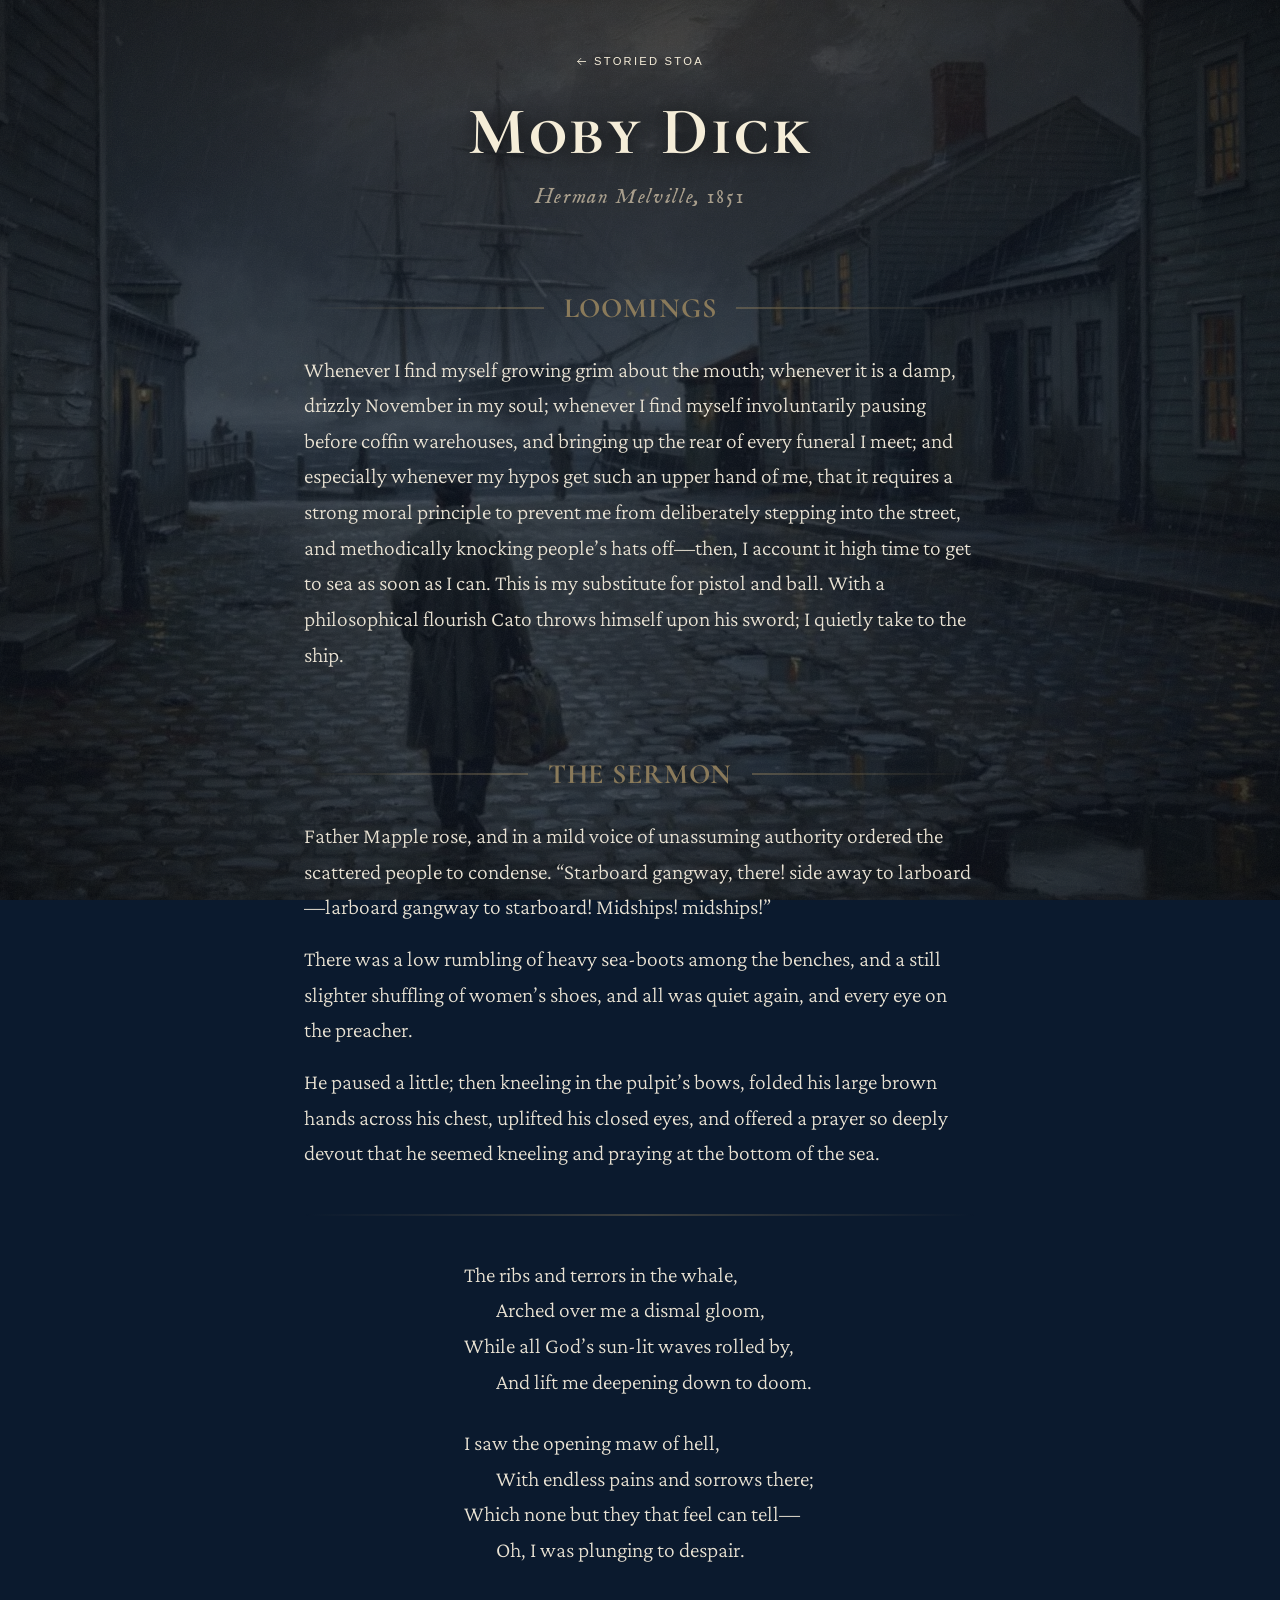
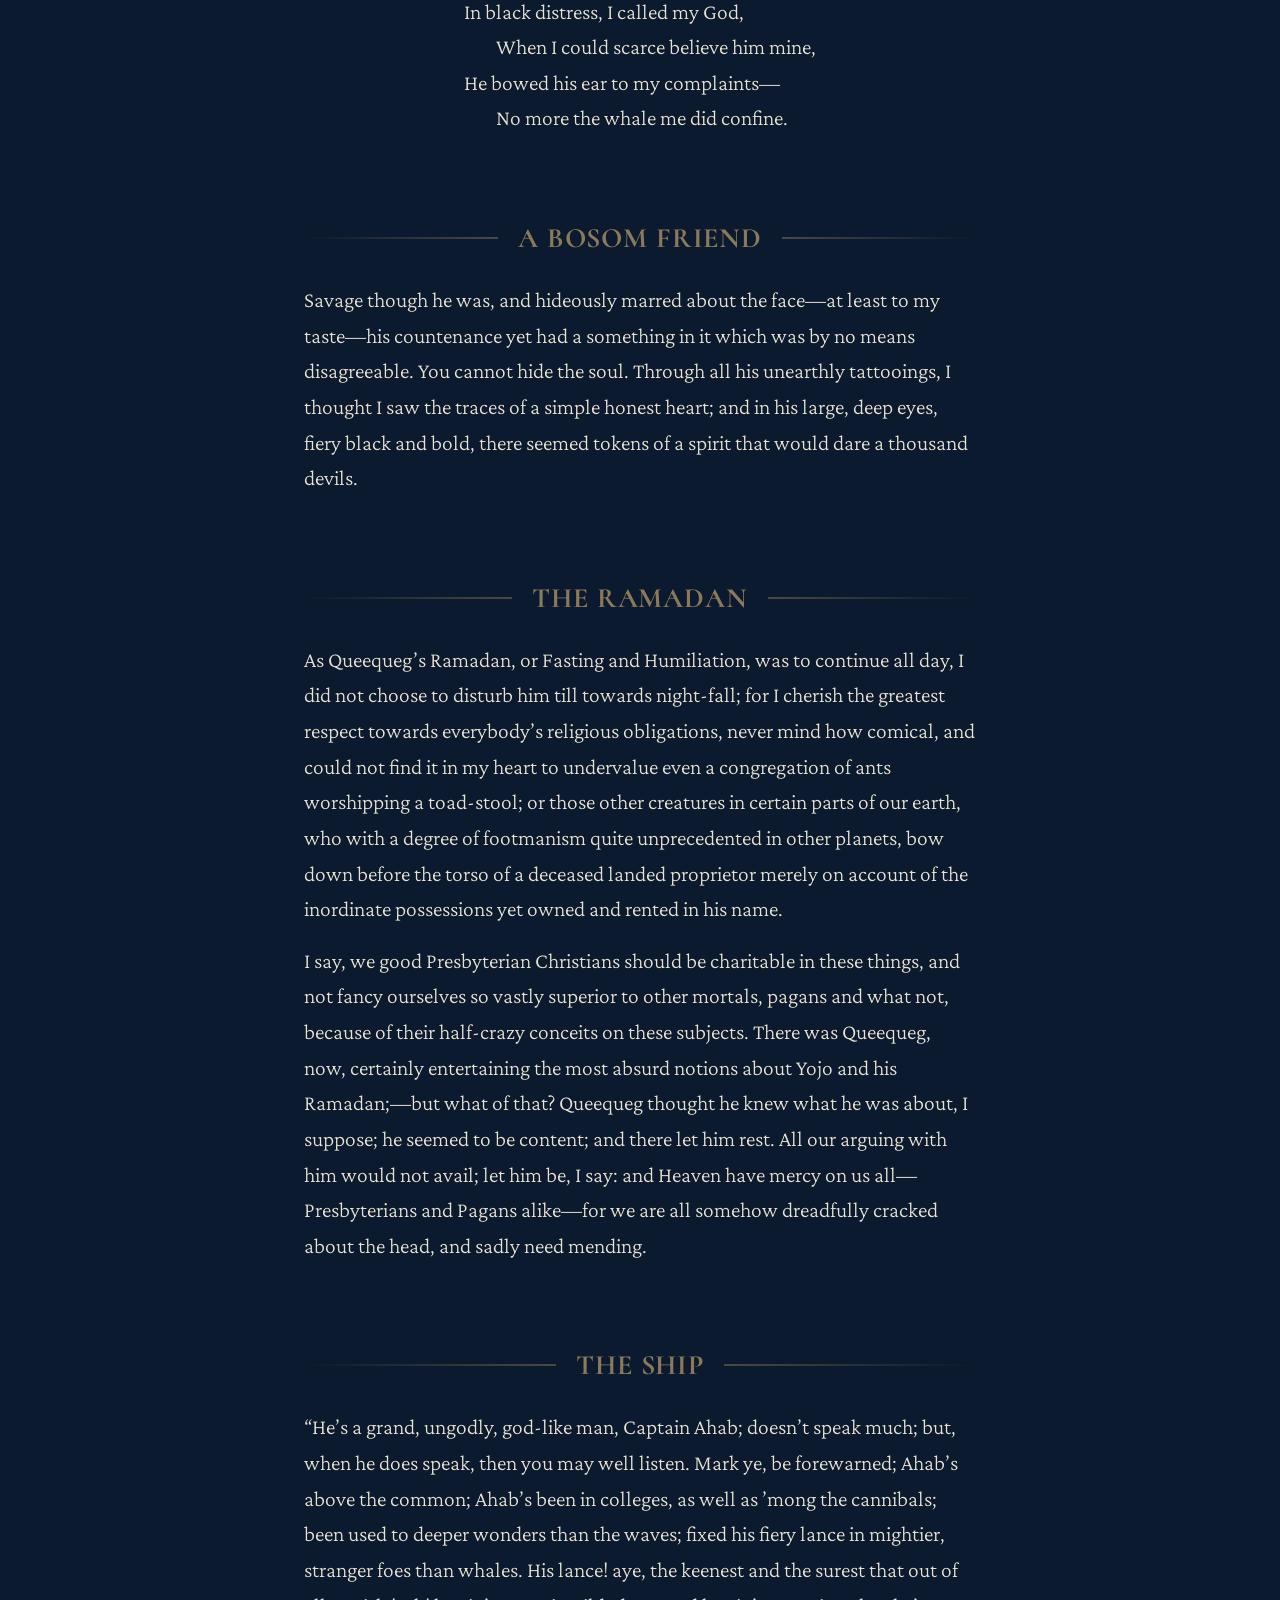
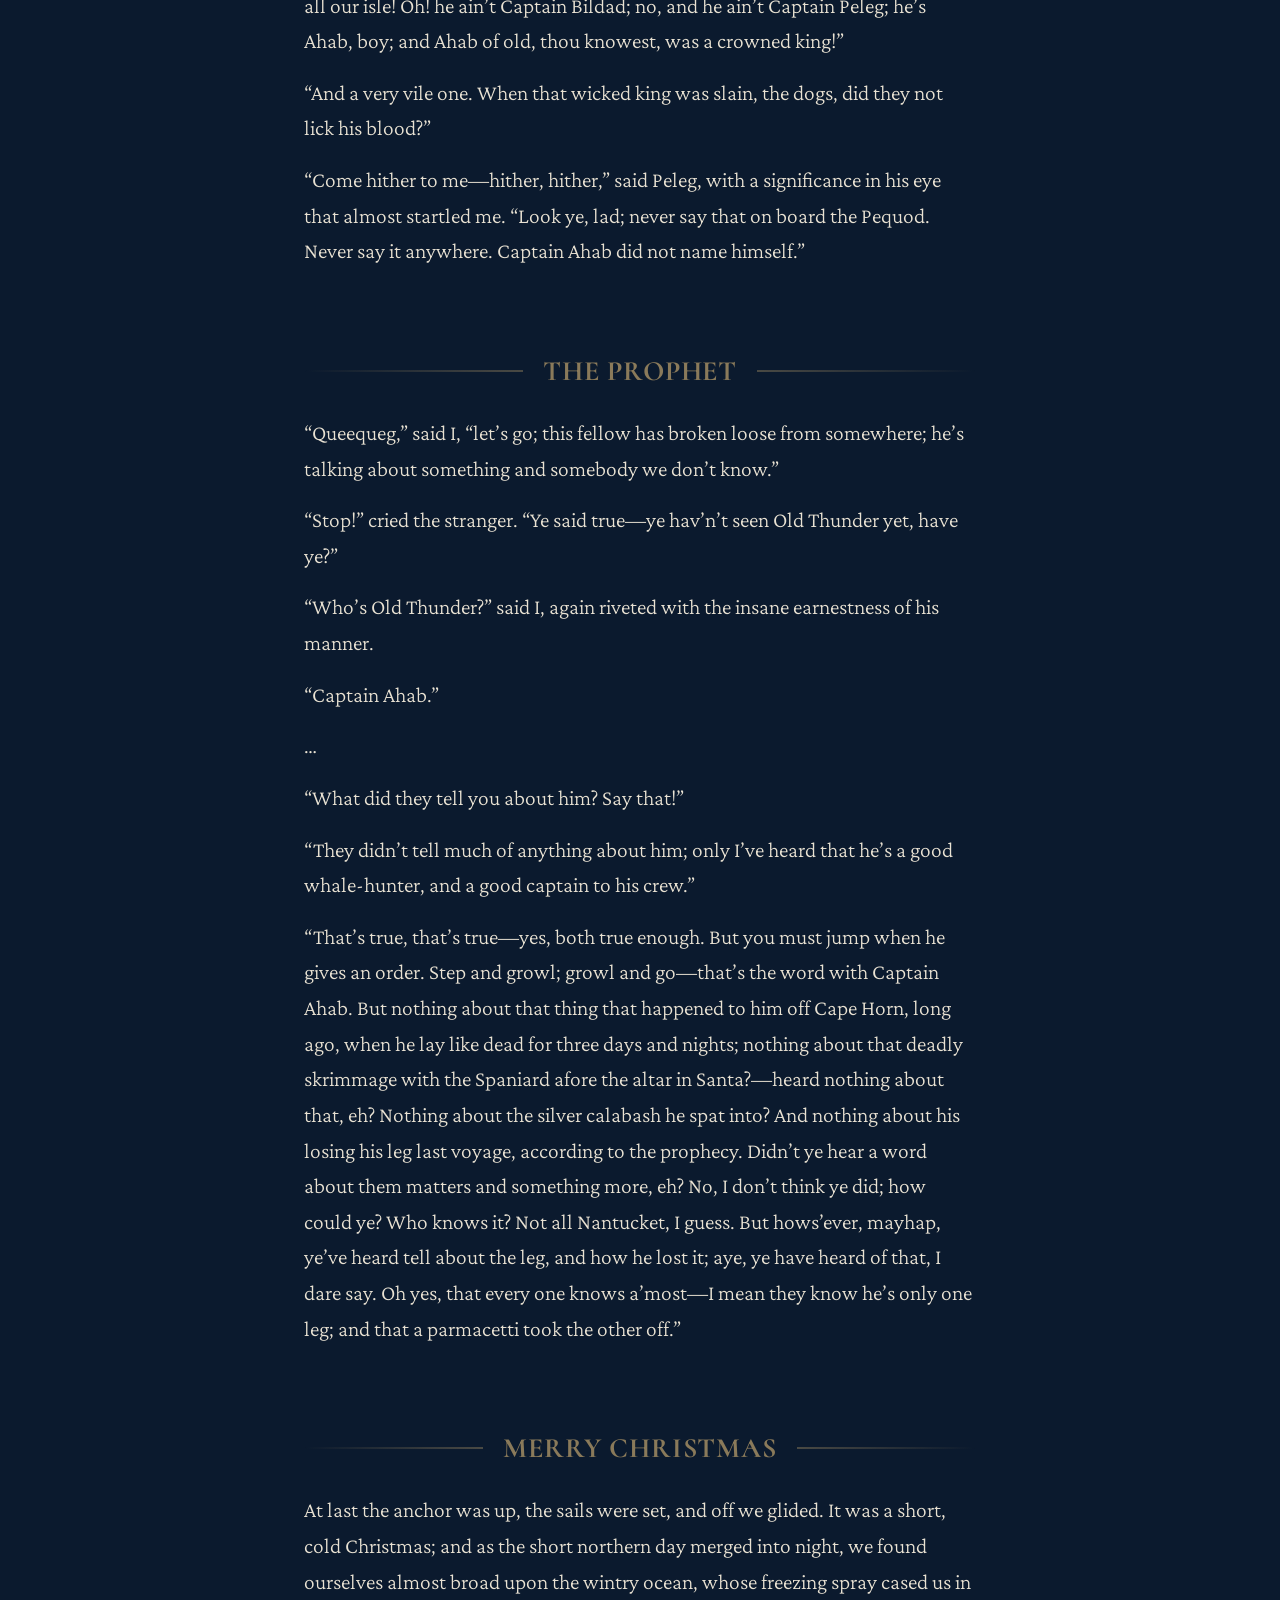
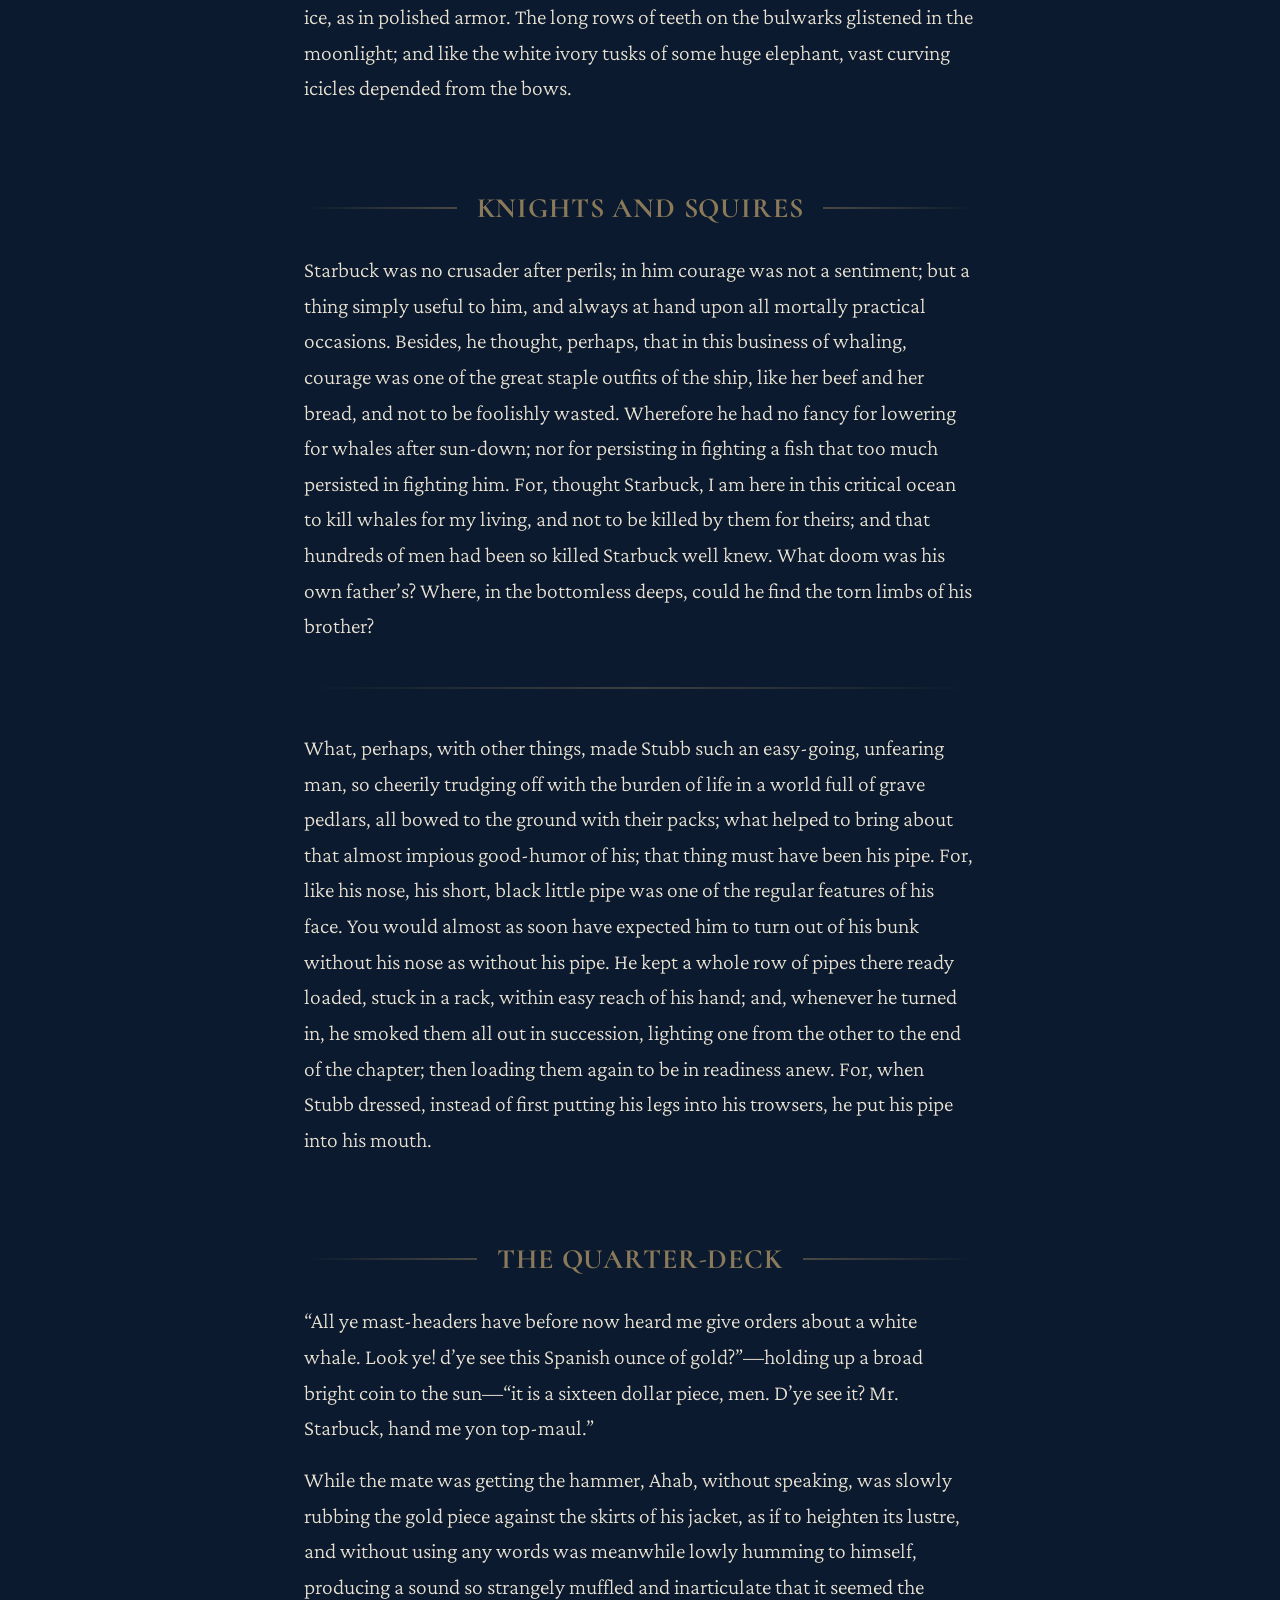
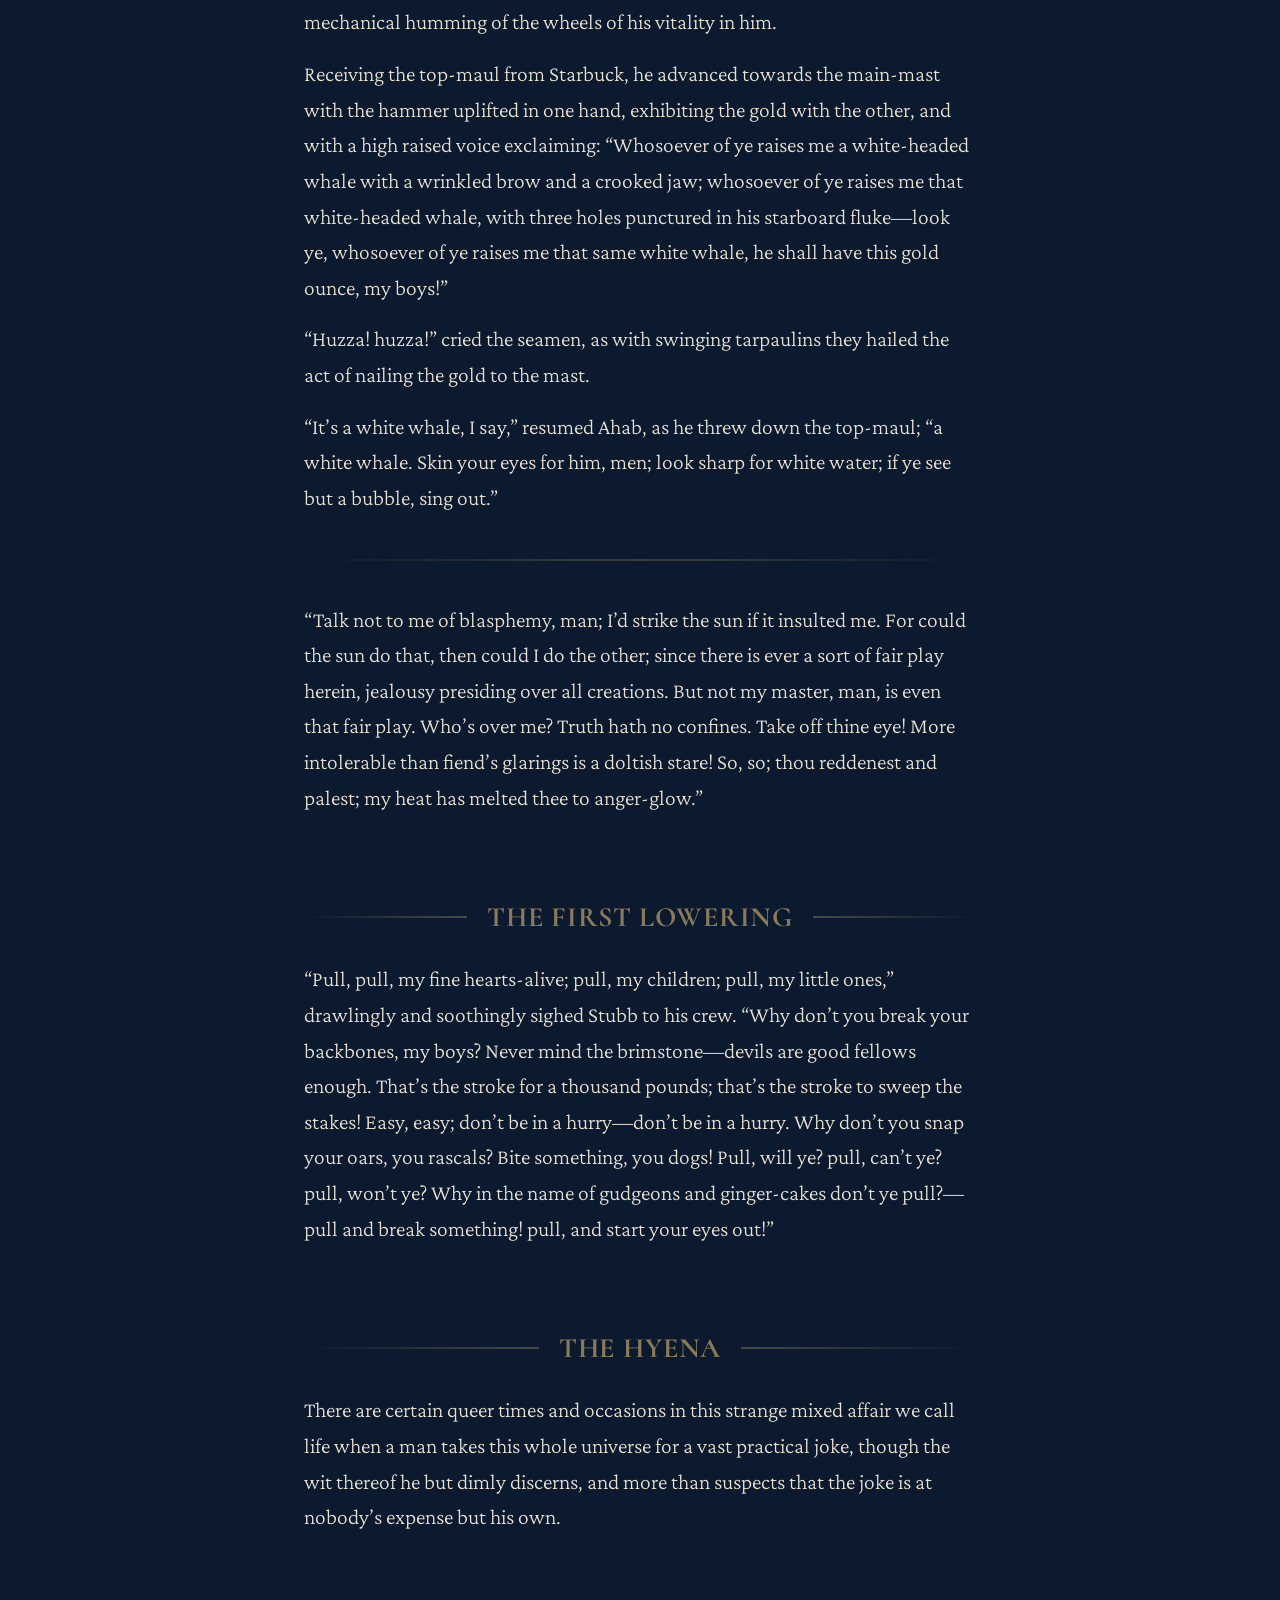
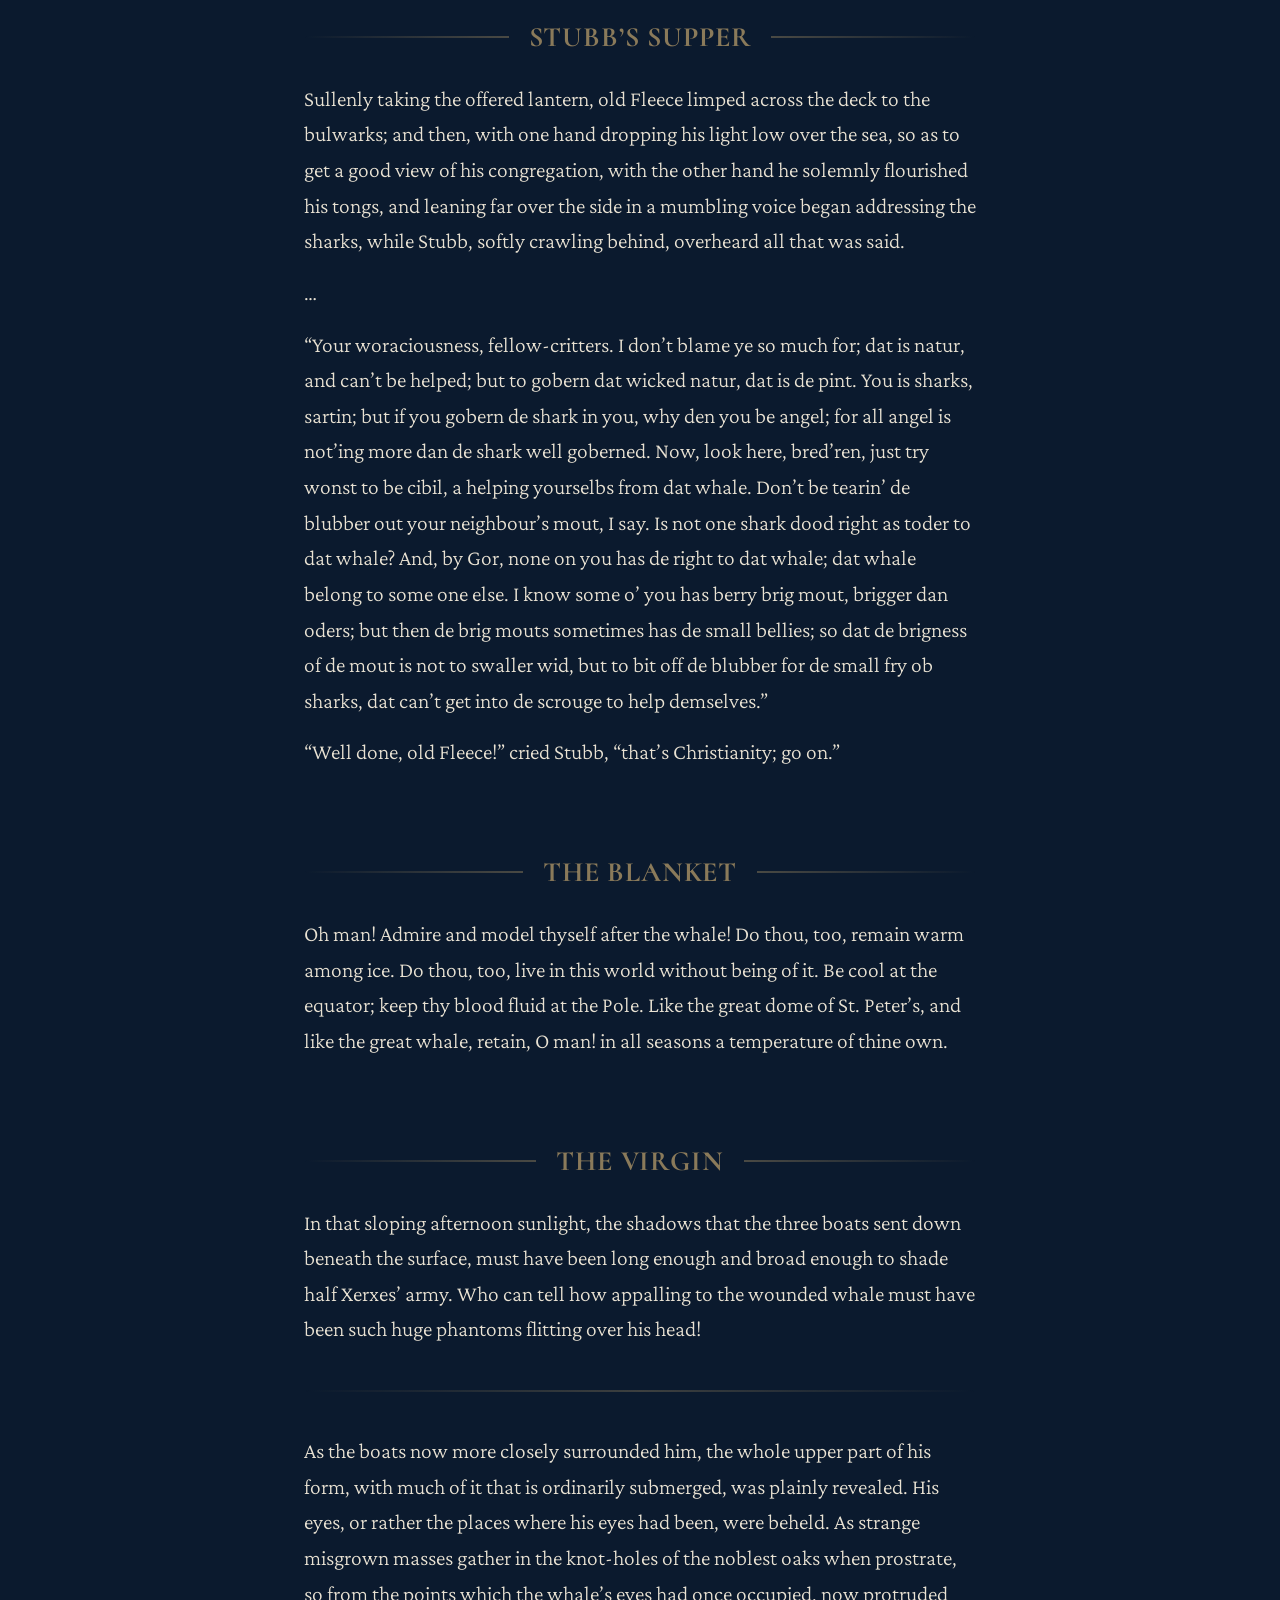
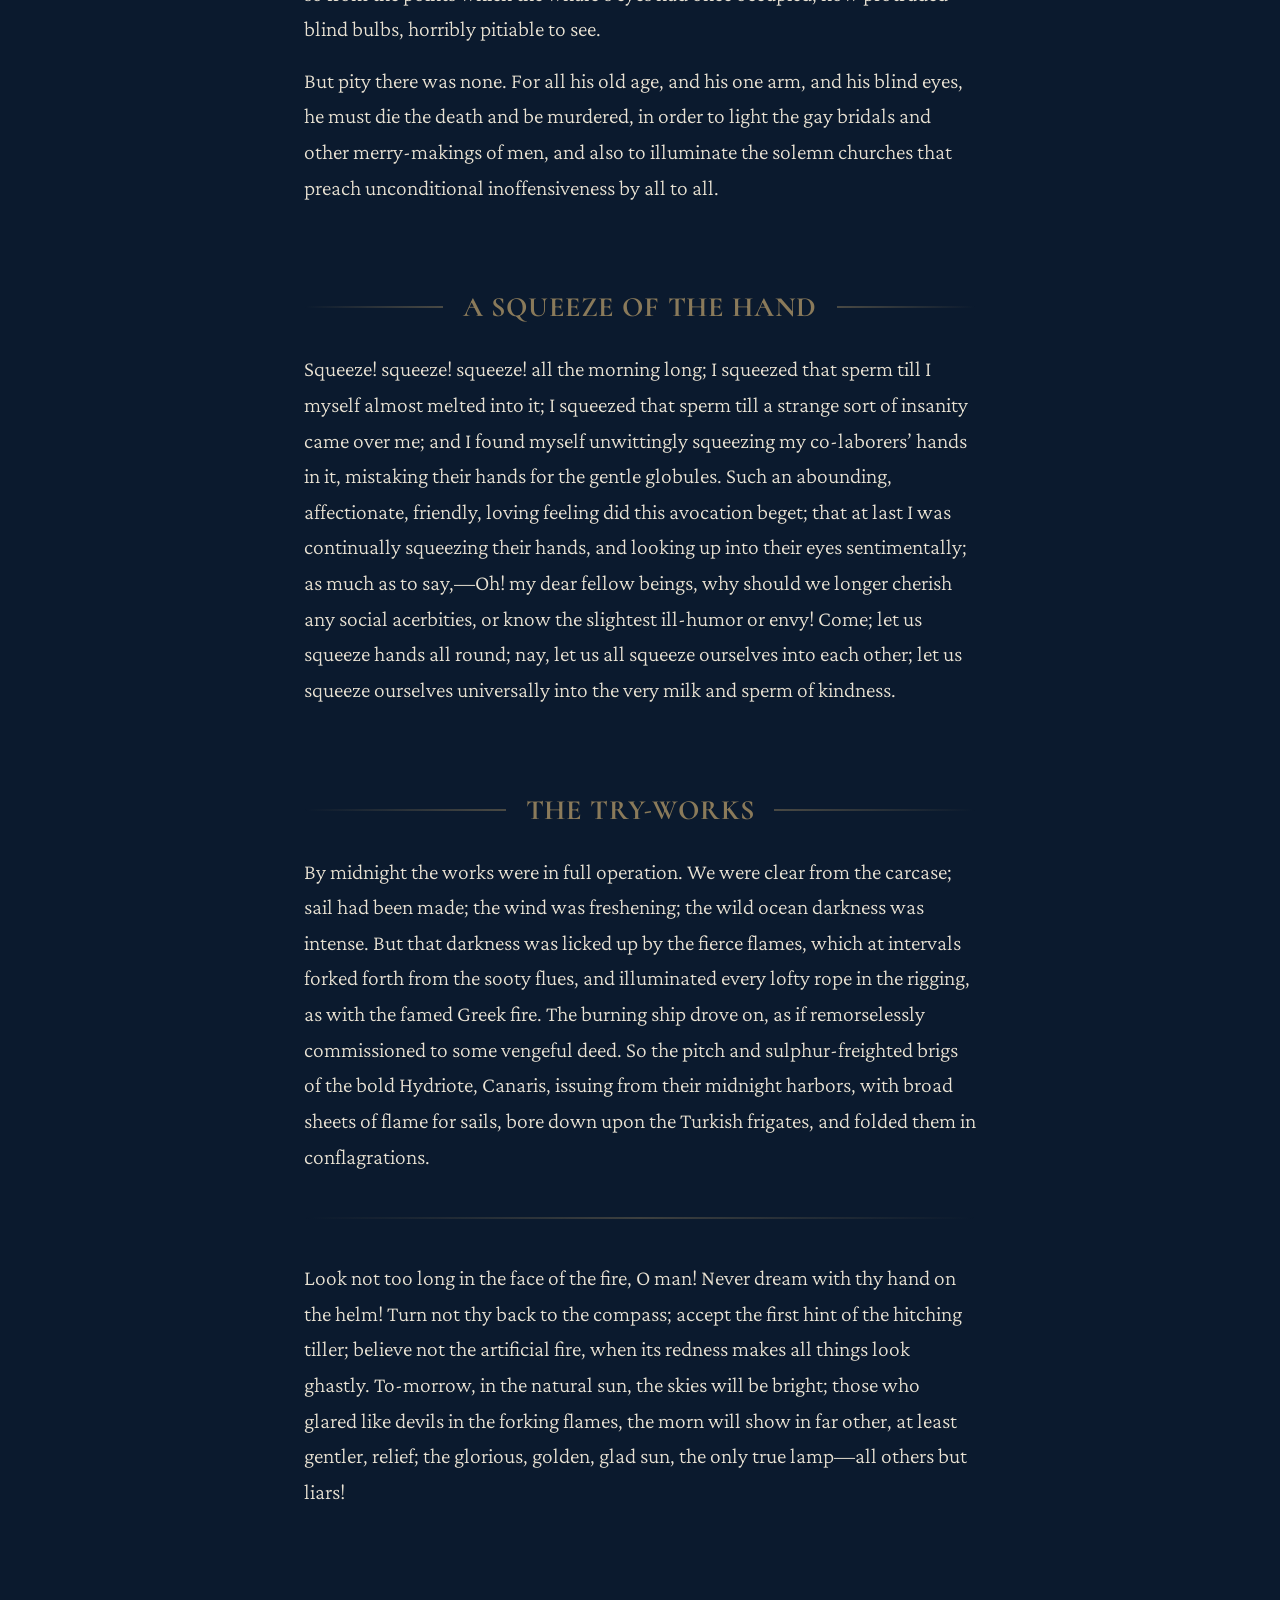
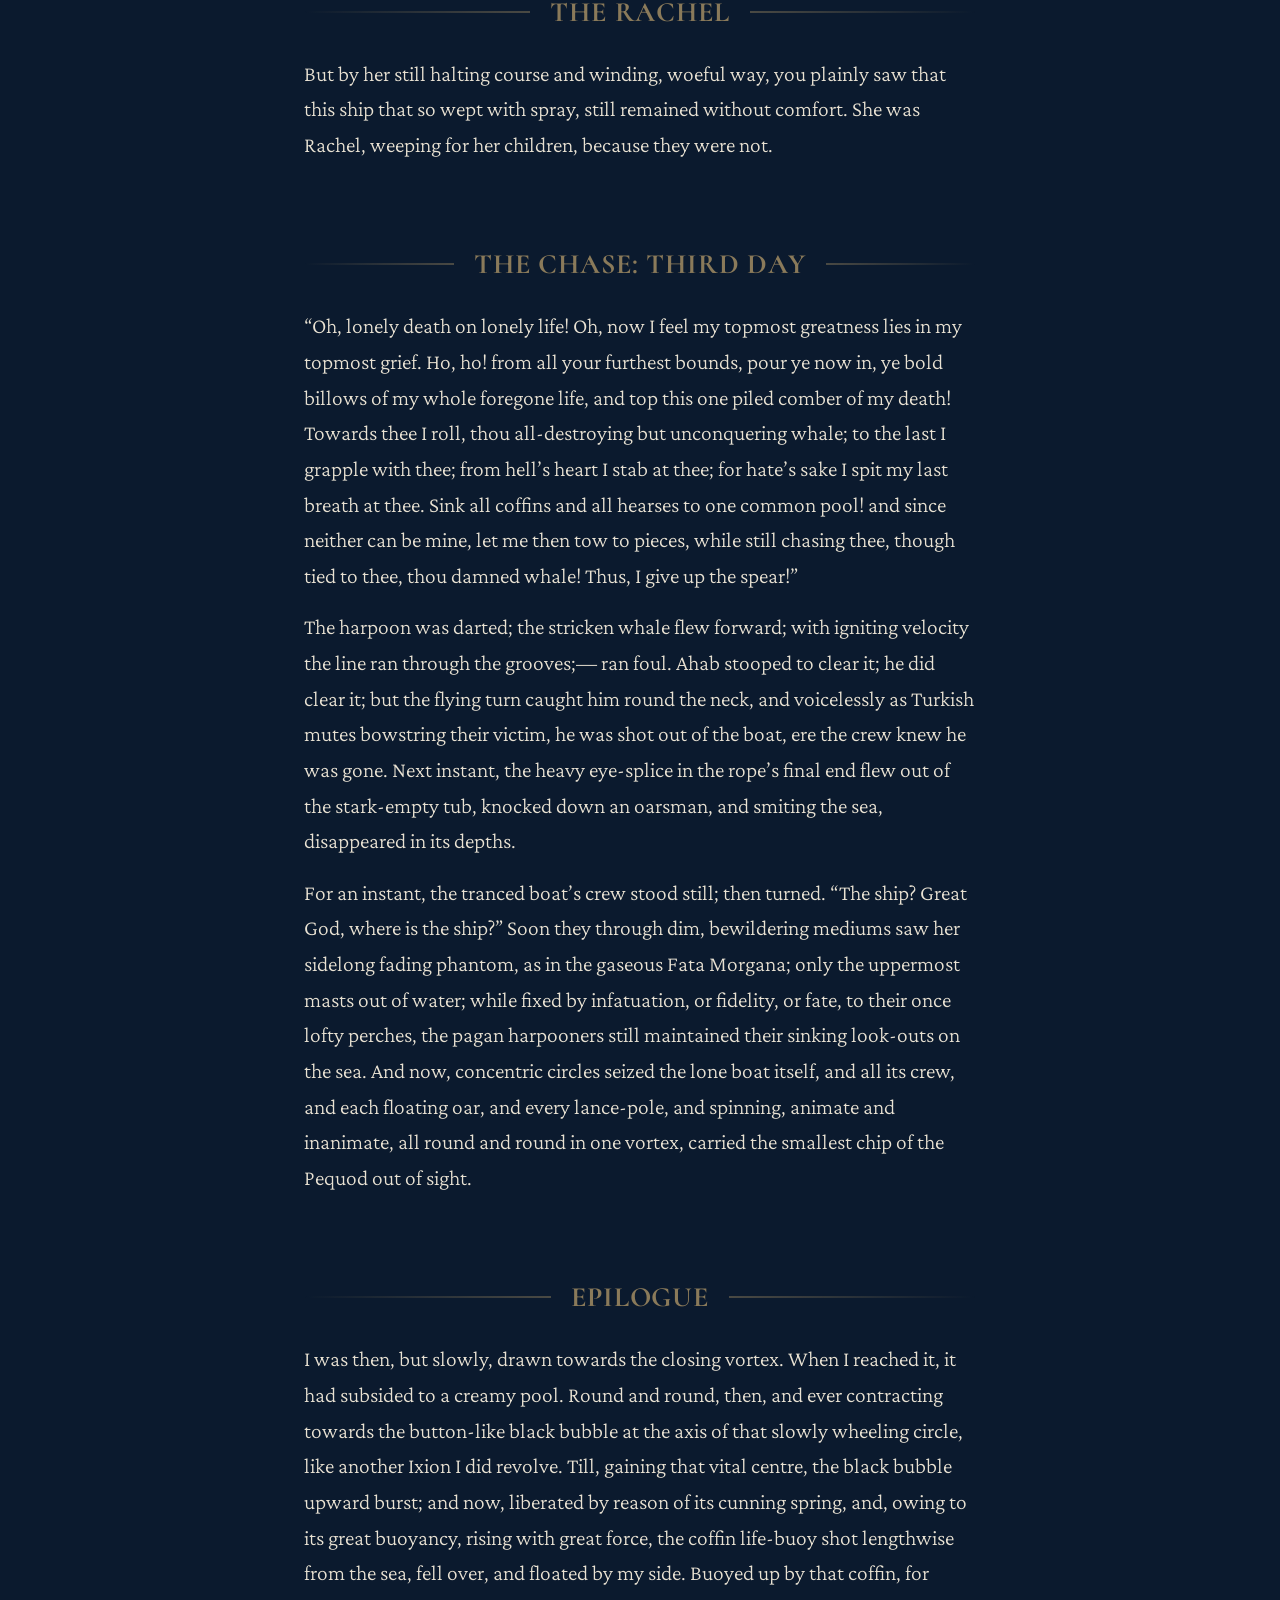
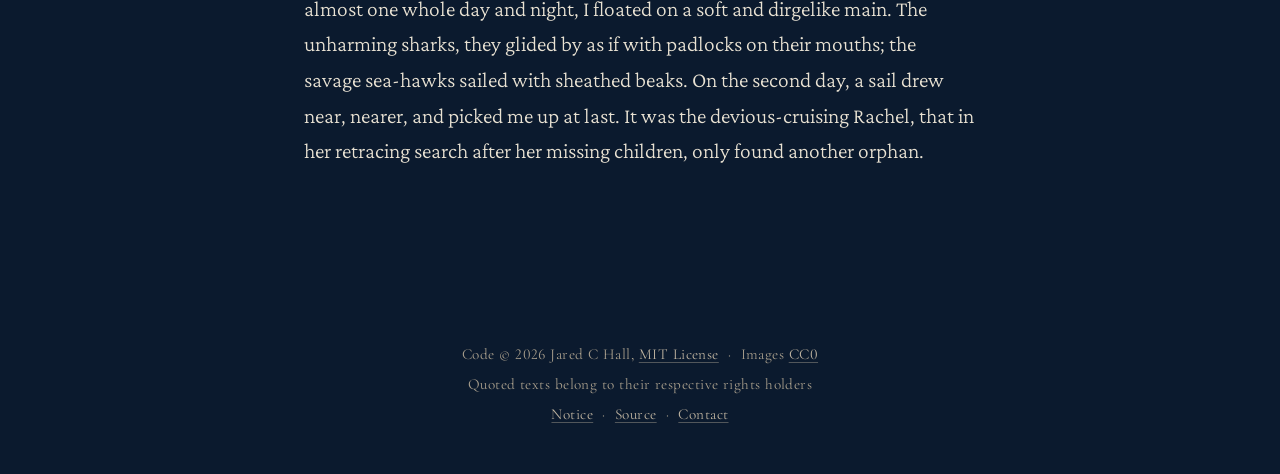
<file: moby-dick/index.html>
<!DOCTYPE html>
<html lang="en">
<head>
  <meta charset="UTF-8">
  <meta name="viewport" content="width=device-width, initial-scale=1.0">

  <title>Moby Dick</title>

  <link rel="icon" href="../favicon-32.png" sizes="32x32" type="image/png">
  <link rel="icon" href="../favicon.svg" type="image/svg+xml">

  <link href="../styles/fonts/crimson-pro/fonts.css" rel="stylesheet">
  <link href="../styles/fonts/cormorant-sc/fonts.css" rel="stylesheet">
  <link href="../styles/fonts/im-fell-english/fonts.css" rel="stylesheet">
  <link href="../styles/fonts/cormorant-garamond/fonts.css" rel="stylesheet">

  <link href="../styles/colors.css" rel="stylesheet">
  <link href="../styles/skene.css" rel="stylesheet">
  <link href="../styles/mural.css" rel="stylesheet">
  <link href="moby-dick.css" rel="stylesheet">
  <link href="../styles/footer.css" rel="stylesheet">

  <script type="module" src="../scripts/index.js"></script>
</head>
<body>

<div id="scene-a" class="scene-layer"></div>
<div id="scene-b" class="scene-layer hidden"></div>
<div class="scene-overlay"></div>

<div class="content">
  <header class="title-block">
    <nav class="stoa-eyebrow" aria-label="Site">
      <a class="stoa-link" href="../index.html">Storied Stoa</a>
    </nav>
    <h1 class="work-title">Moby Dick</h1>
    <p class="author">Herman Melville, 1851</p>
  </header>

  <main class="reading">
    <section class="passage">
      <h2 class="passage-heading scene-marker" id="loomings" data-scene="images/ishmael-arrives.webp">
        <a href="#loomings">Loomings</a>
      </h2>

      <blockquote class="excerpt">
        <p>Whenever I find myself growing grim about the mouth; whenever it is a damp, drizzly November in my soul; whenever I find myself involuntarily pausing before coffin warehouses, and bringing up the rear of every funeral I meet; and especially whenever my hypos get such an upper hand of me, that it requires a strong moral principle to prevent me from deliberately stepping into the street, and methodically knocking people’s hats off&mdash;then, I account it high time to get to sea as soon as I can. This is my substitute for pistol and ball. With a philosophical flourish Cato throws himself upon his sword; I quietly take to the ship.</p>
      </blockquote>
    </section>

    <section class="passage">
      <h2 class="passage-heading scene-marker" id="the-sermon" data-scene="images/mapple-sermon.webp">
        <a href="#the-sermon">The Sermon</a>
      </h2>

      <blockquote class="excerpt">
        <p>Father Mapple rose, and in a mild voice of unassuming authority ordered the scattered people to condense. “Starboard gangway, there! side away to larboard&mdash;larboard gangway to starboard! Midships! midships!”</p>
        <p>There was a low rumbling of heavy sea-boots among the benches, and a still slighter shuffling of women’s shoes, and all was quiet again, and every eye on the preacher.</p>
        <p>He paused a little; then kneeling in the pulpit’s bows, folded his large brown hands across his chest, uplifted his closed eyes, and offered a prayer so deeply devout that he seemed kneeling and praying at the bottom of the sea.</p>
      </blockquote>

      <hr class="divider">

      <blockquote class="excerpt">
        <div class="hymn">
          <p class="stanza">
            <span class="line">The ribs and terrors in the whale,</span>
            <span class="line indent">Arched over me a dismal gloom,</span>
            <span class="line">While all God’s sun-lit waves rolled by,</span>
            <span class="line indent">And lift me deepening down to doom.</span>
          </p>
          <p class="stanza">
            <span class="line">I saw the opening maw of hell,</span>
            <span class="line indent">With endless pains and sorrows there;</span>
            <span class="line">Which none but they that feel can tell&mdash;</span>
            <span class="line indent">Oh, I was plunging to despair.</span>
          </p>
          <p class="stanza">
            <span class="line">In black distress, I called my God,</span>
            <span class="line indent">When I could scarce believe him mine,</span>
            <span class="line">He bowed his ear to my complaints&mdash;</span>
            <span class="line indent">No more the whale me did confine.</span>
          </p>
        </div>
      </blockquote>
    </section>

    <section class="passage">
      <h2 class="passage-heading scene-marker" id="bosom-friend" data-scene="images/bosom-friend.webp">
        <a href="#bosom-friend">A Bosom Friend</a>
      </h2>

      <blockquote class="excerpt">
        <p>Savage though he was, and hideously marred about the face&mdash;at least to my taste&mdash;his countenance yet had a something in it which was by no means disagreeable. You cannot hide the soul. Through all his unearthly tattooings, I thought I saw the traces of a simple honest heart; and in his large, deep eyes, fiery black and bold, there seemed tokens of a spirit that would dare a thousand devils.</p>
      </blockquote>
    </section>

    <section class="passage">
      <h2 class="passage-heading" id="the-ramadan">
        <a href="#the-ramadan">The Ramadan</a>
      </h2>

      <blockquote class="excerpt">
        <p>As Queequeg’s Ramadan, or Fasting and Humiliation, was to continue all day, I did not choose to disturb him till towards night-fall; for I cherish the greatest respect towards everybody’s religious obligations, never mind how comical, and could not find it in my heart to undervalue even a congregation of ants worshipping a toad-stool; or those other creatures in certain parts of our earth, who with a degree of footmanism quite unprecedented in other planets, bow down before the torso of a deceased landed proprietor merely on account of the inordinate possessions yet owned and rented in his name.</p>
        <p>I say, we good Presbyterian Christians should be charitable in these things, and not fancy ourselves so vastly superior to other mortals, pagans and what not, because of their half-crazy conceits on these subjects. There was Queequeg, now, certainly entertaining the most absurd notions about Yojo and his Ramadan;&mdash;but what of that? Queequeg thought he knew what he was about, I suppose; he seemed to be content; and there let him rest. All our arguing with him would not avail; let him be, I say: and Heaven have mercy on us all&mdash;Presbyterians and Pagans alike&mdash;for we are all somehow dreadfully cracked about the head, and sadly need mending.</p>
      </blockquote>
    </section>

    <section class="passage">
      <h2 class="passage-heading scene-marker" id="the-ship" data-scene="images/peleg-bildad.webp">
        <a href="#the-ship">The Ship</a>
      </h2>

      <blockquote class="excerpt">
        <p>“He’s a grand, ungodly, god-like man, Captain Ahab; doesn’t speak much; but, when he does speak, then you may well listen. Mark ye, be forewarned; Ahab’s above the common; Ahab’s been in colleges, as well as ’mong the cannibals; been used to deeper wonders than the waves; fixed his fiery lance in mightier, stranger foes than whales. His lance! aye, the keenest and the surest that out of all our isle! Oh! he ain’t Captain Bildad; no, and he ain’t Captain Peleg; he’s Ahab, boy; and Ahab of old, thou knowest, was a crowned king!”</p>
        <p>“And a very vile one. When that wicked king was slain, the dogs, did they not lick his blood?”</p>
        <p>“Come hither to me&mdash;hither, hither,” said Peleg, with a significance in his eye that almost startled me. “Look ye, lad; never say that on board the Pequod. Never say it anywhere. Captain Ahab did not name himself.”</p>
      </blockquote>
    </section>

    <section class="passage">
      <h2 class="passage-heading scene-marker" id="the-prophet" data-scene="images/elijah.webp">
        <a href="#the-prophet">The Prophet</a>
      </h2>

      <blockquote class="excerpt">
        <p>“Queequeg,” said I, “let’s go; this fellow has broken loose from somewhere; he’s talking about something and somebody we don’t know.”</p>
        <p>“Stop!” cried the stranger. “Ye said true&mdash;ye hav’n’t seen Old Thunder yet, have ye?”</p>
        <p>“Who’s Old Thunder?” said I, again riveted with the insane earnestness of his manner.</p>
        <p>“Captain Ahab.”</p>
        <p>&hellip;</p>
        <p>“What did they tell you about him? Say that!”</p>
        <p>“They didn’t tell much of anything about him; only I’ve heard that he’s a good whale-hunter, and a good captain to his crew.”</p>
        <p>“That’s true, that’s true&mdash;yes, both true enough. But you must jump when he gives an order. Step and growl; growl and go&mdash;that’s the word with Captain Ahab. But nothing about that thing that happened to him off Cape Horn, long ago, when he lay like dead for three days and nights; nothing about that deadly skrimmage with the Spaniard afore the altar in Santa?&mdash;heard nothing about that, eh? Nothing about the silver calabash he spat into? And nothing about his losing his leg last voyage, according to the prophecy. Didn’t ye hear a word about them matters and something more, eh? No, I don’t think ye did; how could ye? Who knows it? Not all Nantucket, I guess. But hows’ever, mayhap, ye’ve heard tell about the leg, and how he lost it; aye, ye have heard of that, I dare say. Oh yes, that every one knows a’most&mdash;I mean they know he’s only one leg; and that a parmacetti took the other off.”</p>
      </blockquote>
    </section>

    <section class="passage">
      <h2 class="passage-heading" id="merry-christmas">
        <a href="#merry-christmas">Merry Christmas</a>
      </h2>

      <blockquote class="excerpt">
        <p>At last the anchor was up, the sails were set, and off we glided. It was a short, cold Christmas; and as the short northern day merged into night, we found ourselves almost broad upon the wintry ocean, whose freezing spray cased us in ice, as in polished armor. The long rows of teeth on the bulwarks glistened in the moonlight; and like the white ivory tusks of some huge elephant, vast curving icicles depended from the bows.</p>
      </blockquote>
    </section>

    <section class="passage">
      <h2 class="passage-heading scene-marker" id="knights-and-squires" data-scene="images/starbuck-stubbs.webp">
        <a href="#knights-and-squires">Knights and Squires</a>
      </h2>

      <blockquote class="excerpt">
        <p>Starbuck was no crusader after perils; in him courage was not a sentiment; but a thing simply useful to him, and always at hand upon all mortally practical occasions. Besides, he thought, perhaps, that in this business of whaling, courage was one of the great staple outfits of the ship, like her beef and her bread, and not to be foolishly wasted. Wherefore he had no fancy for lowering for whales after sun-down; nor for persisting in fighting a fish that too much persisted in fighting him. For, thought Starbuck, I am here in this critical ocean to kill whales for my living, and not to be killed by them for theirs; and that hundreds of men had been so killed Starbuck well knew. What doom was his own father’s? Where, in the bottomless deeps, could he find the torn limbs of his brother?</p>
      </blockquote>

      <hr class="divider">

      <blockquote class="excerpt">
        <p>What, perhaps, with other things, made Stubb such an easy-going, unfearing man, so cheerily trudging off with the burden of life in a world full of grave pedlars, all bowed to the ground with their packs; what helped to bring about that almost impious good-humor of his; that thing must have been his pipe. For, like his nose, his short, black little pipe was one of the regular features of his face. You would almost as soon have expected him to turn out of his bunk without his nose as without his pipe. He kept a whole row of pipes there ready loaded, stuck in a rack, within easy reach of his hand; and, whenever he turned in, he smoked them all out in succession, lighting one from the other to the end of the chapter; then loading them again to be in readiness anew. For, when Stubb dressed, instead of first putting his legs into his trowsers, he put his pipe into his mouth.</p>
      </blockquote>
    </section>

    <section class="passage">
      <h2 class="passage-heading scene-marker" id="the-quarter-deck" data-scene="images/ahab-doubloon.webp">
        <a href="#the-quarter-deck">The Quarter-Deck</a>
      </h2>

      <blockquote class="excerpt">
        <p>“All ye mast-headers have before now heard me give orders about a white whale. Look ye! d’ye see this Spanish ounce of gold?”—holding up a broad bright coin to the sun—“it is a sixteen dollar piece, men. D’ye see it? Mr. Starbuck, hand me yon top-maul.”</p>
        <p>While the mate was getting the hammer, Ahab, without speaking, was slowly rubbing the gold piece against the skirts of his jacket, as if to heighten its lustre, and without using any words was meanwhile lowly humming to himself, producing a sound so strangely muffled and inarticulate that it seemed the mechanical humming of the wheels of his vitality in him.</p>
        <p>Receiving the top-maul from Starbuck, he advanced towards the main-mast with the hammer uplifted in one hand, exhibiting the gold with the other, and with a high raised voice exclaiming: “Whosoever of ye raises me a white-headed whale with a wrinkled brow and a crooked jaw; whosoever of ye raises me that white-headed whale, with three holes punctured in his starboard fluke—look ye, whosoever of ye raises me that same white whale, he shall have this gold ounce, my boys!”</p>
        <p>“Huzza! huzza!” cried the seamen, as with swinging tarpaulins they hailed the act of nailing the gold to the mast.</p>
        <p>“It’s a white whale, I say,” resumed Ahab, as he threw down the top-maul; “a white whale. Skin your eyes for him, men; look sharp for white water; if ye see but a bubble, sing out.”</p>
      </blockquote>

      <hr class="divider">

      <blockquote class="excerpt">
        <p>“Talk not to me of blasphemy, man; I’d strike the sun if it insulted me. For could the sun do that, then could I do the other; since there is ever a sort of fair play herein, jealousy presiding over all creations. But not my master, man, is even that fair play. Who’s over me? Truth hath no confines. Take off thine eye! More intolerable than fiend’s glarings is a doltish stare! So, so; thou reddenest and palest; my heat has melted thee to anger-glow.”</p>
      </blockquote>
    </section>

    <section class="passage">
      <h2 class="passage-heading scene-marker" id="the-first-lowering" data-scene="images/stubbs-rowers.webp">
        <a href="#the-first-lowering">The First Lowering</a>
      </h2>

      <blockquote class="excerpt">
        <p>“Pull, pull, my fine hearts-alive; pull, my children; pull, my little ones,” drawlingly and soothingly sighed Stubb to his crew. “Why don’t you break your backbones, my boys? Never mind the brimstone&mdash;devils are good fellows enough. That’s the stroke for a thousand pounds; that’s the stroke to sweep the stakes! Easy, easy; don’t be in a hurry&mdash;don’t be in a hurry. Why don’t you snap your oars, you rascals? Bite something, you dogs! Pull, will ye? pull, can’t ye? pull, won’t ye? Why in the name of gudgeons and ginger-cakes don’t ye pull?&mdash;pull and break something! pull, and start your eyes out!”</p>
      </blockquote>
    </section>

    <section class="passage">
      <h2 class="passage-heading" id="the-hyena">
        <a href="#the-hyena">The Hyena</a>
      </h2>

      <blockquote class="excerpt">
        <p>There are certain queer times and occasions in this strange mixed affair we call life when a man takes this whole universe for a vast practical joke, though the wit thereof he but dimly discerns, and more than suspects that the joke is at nobody’s expense but his own.</p>
      </blockquote>
    </section>

    <section class="passage">
      <h2 class="passage-heading scene-marker" id="stubbs-supper" data-scene="images/fleece.webp">
        <a href="#stubbs-supper">Stubb’s Supper</a>
      </h2>

      <blockquote class="excerpt">
        <p>Sullenly taking the offered lantern, old Fleece limped across the deck to the bulwarks; and then, with one hand dropping his light low over the sea, so as to get a good view of his congregation, with the other hand he solemnly flourished his tongs, and leaning far over the side in a mumbling voice began addressing the sharks, while Stubb, softly crawling behind, overheard all that was said.</p>
        <p>&hellip;</p>
        <p>“Your woraciousness, fellow-critters. I don’t blame ye so much for; dat is natur, and can’t be helped; but to gobern dat wicked natur, dat is de pint. You is sharks, sartin; but if you gobern de shark in you, why den you be angel; for all angel is not’ing more dan de shark well goberned. Now, look here, bred’ren, just try wonst to be cibil, a helping yourselbs from dat whale. Don’t be tearin’ de blubber out your neighbour’s mout, I say. Is not one shark dood right as toder to dat whale? And, by Gor, none on you has de right to dat whale; dat whale belong to some one else. I know some o’ you has berry brig mout, brigger dan oders; but then de brig mouts sometimes has de small bellies; so dat de brigness of de mout is not to swaller wid, but to bit off de blubber for de small fry ob sharks, dat can’t get into de scrouge to help demselves.”</p>
        <p>“Well done, old Fleece!” cried Stubb, “that’s Christianity; go on.”</p>
      </blockquote>
    </section>

    <section class="passage">
      <h2 class="passage-heading scene-marker" id="the-blanket" data-scene="images/whale-diving.webp">
        <a href="#the-blanket">The Blanket</a>
      </h2>

      <blockquote class="excerpt">
        <p>Oh man! Admire and model thyself after the whale! Do thou, too, remain warm among ice. Do thou, too, live in this world without being of it. Be cool at the equator; keep thy blood fluid at the Pole. Like the great dome of St. Peter’s, and like the great whale, retain, O man! in all seasons a temperature of thine own.</p>
      </blockquote>
    </section>

    <section class="passage">
      <h2 class="passage-heading" id="the-virgin">
        <a href="#the-virgin">The Virgin</a>
      </h2>

      <blockquote class="excerpt">
        <p>In that sloping afternoon sunlight, the shadows that the three boats sent down beneath the surface, must have been long enough and broad enough to shade half Xerxes’ army. Who can tell how appalling to the wounded whale must have been such huge phantoms flitting over his head!</p>
      </blockquote>

      <hr class="divider">

      <blockquote class="excerpt">
        <p>As the boats now more closely surrounded him, the whole upper part of his form, with much of it that is ordinarily submerged, was plainly revealed. His eyes, or rather the places where his eyes had been, were beheld. As strange misgrown masses gather in the knot-holes of the noblest oaks when prostrate, so from the points which the whale’s eyes had once occupied, now protruded blind bulbs, horribly pitiable to see.</p>
        <p>But pity there was none. For all his old age, and his one arm, and his blind eyes, he must die the death and be murdered, in order to light the gay bridals and other merry-makings of men, and also to illuminate the solemn churches that preach unconditional inoffensiveness by all to all.</p>
      </blockquote>
    </section>

    <section class="passage">
      <h2 class="passage-heading scene-marker" id="squeeze-of-the-hand" data-scene="images/squeeze-squeeze.webp">
        <a href="#squeeze-of-the-hand">A Squeeze of the Hand</a>
      </h2>

      <blockquote class="excerpt">
        <p>Squeeze! squeeze! squeeze! all the morning long; I squeezed that sperm till I myself almost melted into it; I squeezed that sperm till a strange sort of insanity came over me; and I found myself unwittingly squeezing my co-laborers’ hands in it, mistaking their hands for the gentle globules. Such an abounding, affectionate, friendly, loving feeling did this avocation beget; that at last I was continually squeezing their hands, and looking up into their eyes sentimentally; as much as to say,&mdash;Oh! my dear fellow beings, why should we longer cherish any social acerbities, or know the slightest ill-humor or envy! Come; let us squeeze hands all round; nay, let us all squeeze ourselves into each other; let us squeeze ourselves universally into the very milk and sperm of kindness.</p>
      </blockquote>
    </section>

    <section class="passage">
      <h2 class="passage-heading scene-marker" id="try-works" data-scene="images/try-works.webp">
        <a href="#try-works">The Try-Works</a>
      </h2>

      <blockquote class="excerpt">
        <p>By midnight the works were in full operation. We were clear from the carcase; sail had been made; the wind was freshening; the wild ocean darkness was intense. But that darkness was licked up by the fierce flames, which at intervals forked forth from the sooty flues, and illuminated every lofty rope in the rigging, as with the famed Greek fire. The burning ship drove on, as if remorselessly commissioned to some vengeful deed. So the pitch and sulphur-freighted brigs of the bold Hydriote, Canaris, issuing from their midnight harbors, with broad sheets of flame for sails, bore down upon the Turkish frigates, and folded them in conflagrations.</p>
      </blockquote>

      <hr class="divider">

      <blockquote class="excerpt">
        <p>Look not too long in the face of the fire, O man! Never dream with thy hand on the helm! Turn not thy back to the compass; accept the first hint of the hitching tiller; believe not the artificial fire, when its redness makes all things look ghastly. To-morrow, in the natural sun, the skies will be bright; those who glared like devils in the forking flames, the morn will show in far other, at least gentler, relief; the glorious, golden, glad sun, the only true lamp&mdash;all others but liars!</p>
      </blockquote>
    </section>

    <section class="passage">
      <h2 class="passage-heading" id="the-rachel">
        <a href="#the-rachel">The Rachel</a>
      </h2>

      <blockquote class="excerpt">
        <p>But by her still halting course and winding, woeful way, you plainly saw that this ship that so wept with spray, still remained without comfort. She was Rachel, weeping for her children, because they were not.</p>
      </blockquote>
    </section>

    <section class="passage">
      <h2 class="passage-heading scene-marker" id="the-chase-third-day" data-scene="images/ahabs-death.webp">
        <a href="#the-chase-third-day">The Chase: Third Day</a>
      </h2>

      <blockquote class="excerpt">
        <p>“Oh, lonely death on lonely life! Oh, now I feel my topmost greatness lies in my topmost grief. Ho, ho! from all your furthest bounds, pour ye now in, ye bold billows of my whole foregone life, and top this one piled comber of my death! Towards thee I roll, thou all-destroying but unconquering whale; to the last I grapple with thee; from hell’s heart I stab at thee; for hate’s sake I spit my last breath at thee. Sink all coffins and all hearses to one common pool! and since neither can be mine, let me then tow to pieces, while still chasing thee, though tied to thee, thou damned whale! Thus, I give up the spear!”</p>
        <p>The harpoon was darted; the stricken whale flew forward; with igniting velocity the line ran through the grooves;&mdash; ran foul. Ahab stooped to clear it; he did clear it; but the flying turn caught him round the neck, and voicelessly as Turkish mutes bowstring their victim, he was shot out of the boat, ere the crew knew he was gone. Next instant, the heavy eye-splice in the rope’s final end flew out of the stark-empty tub, knocked down an oarsman, and smiting the sea, disappeared in its depths.</p>
        <p>For an instant, the tranced boat’s crew stood still; then turned. “The ship? Great God, where is the ship?” Soon they through dim, bewildering mediums saw her sidelong fading phantom, as in the gaseous Fata Morgana; only the uppermost masts out of water; while fixed by infatuation, or fidelity, or fate, to their once lofty perches, the pagan harpooners still maintained their sinking look-outs on the sea. And now, concentric circles seized the lone boat itself, and all its crew, and each floating oar, and every lance-pole, and spinning, animate and inanimate, all round and round in one vortex, carried the smallest chip of the Pequod out of sight.</p>
      </blockquote>
    </section>

    <section class="passage">
      <h2 class="passage-heading" id="epilogue">
        <a href="#epilogue">Epilogue</a>
      </h2>

      <blockquote class="excerpt">
        <p>I was then, but slowly, drawn towards the closing vortex. When I reached it, it had subsided to a creamy pool. Round and round, then, and ever contracting towards the button-like black bubble at the axis of that slowly wheeling circle, like another Ixion I did revolve. Till, gaining that vital centre, the black bubble upward burst; and now, liberated by reason of its cunning spring, and, owing to its great buoyancy, rising with great force, the coffin life-buoy shot lengthwise from the sea, fell over, and floated by my side. Buoyed up by that coffin, for almost one whole day and night, I floated on a soft and dirgelike main. The unharming sharks, they glided by as if with padlocks on their mouths; the savage sea-hawks sailed with sheathed beaks. On the second day, a sail drew near, nearer, and picked me up at last. It was the devious-cruising Rachel, that in her retracing search after her missing children, only found another orphan.</p>
      </blockquote>
    </section>
  </main>

</div>

<footer class="page-footer">
  <p class="footer-line footer-line--terms">
    <span class="footer-item">Code &copy; 2026 Jared C Hall, <a href="https://github.com/JaredCHall/storied-stoa/blob/main/LICENSE.md">MIT License</a></span>
    <span class="footer-item">Images <a href="https://creativecommons.org/publicdomain/zero/1.0/">CC0</a></span>
  </p>
  <p class="footer-line">
    <span class="footer-item">Quoted texts belong to their respective rights holders</span>
  </p>
  <p class="footer-line">
    <span class="footer-item"><a href="https://github.com/JaredCHall/storied-stoa/blob/main/NOTICE.md">Notice</a></span>
    <span class="footer-item"><a href="https://github.com/JaredCHall/storied-stoa">Source</a></span>
    <span class="footer-item"><a href="mailto:storied.stoa@gmail.com">Contact</a></span>
  </p>
</footer>

</body>
</html>
</file>
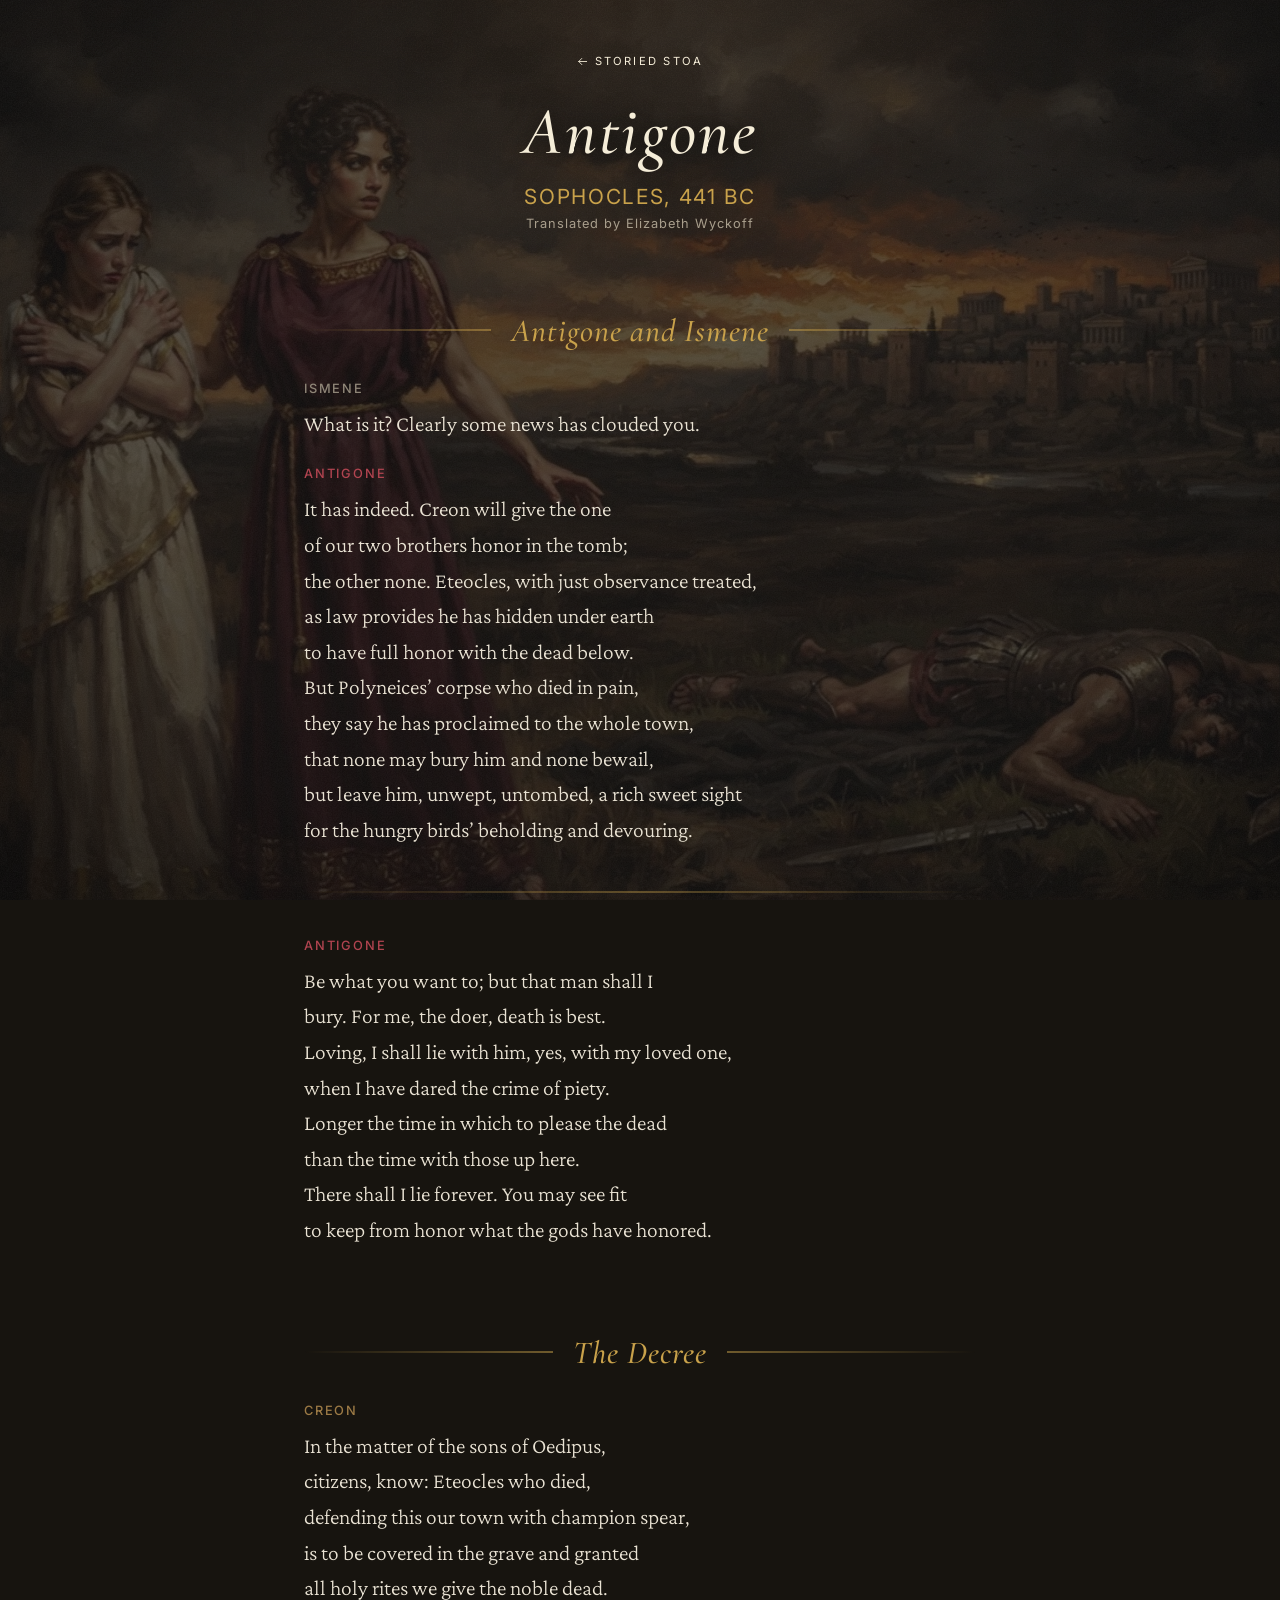
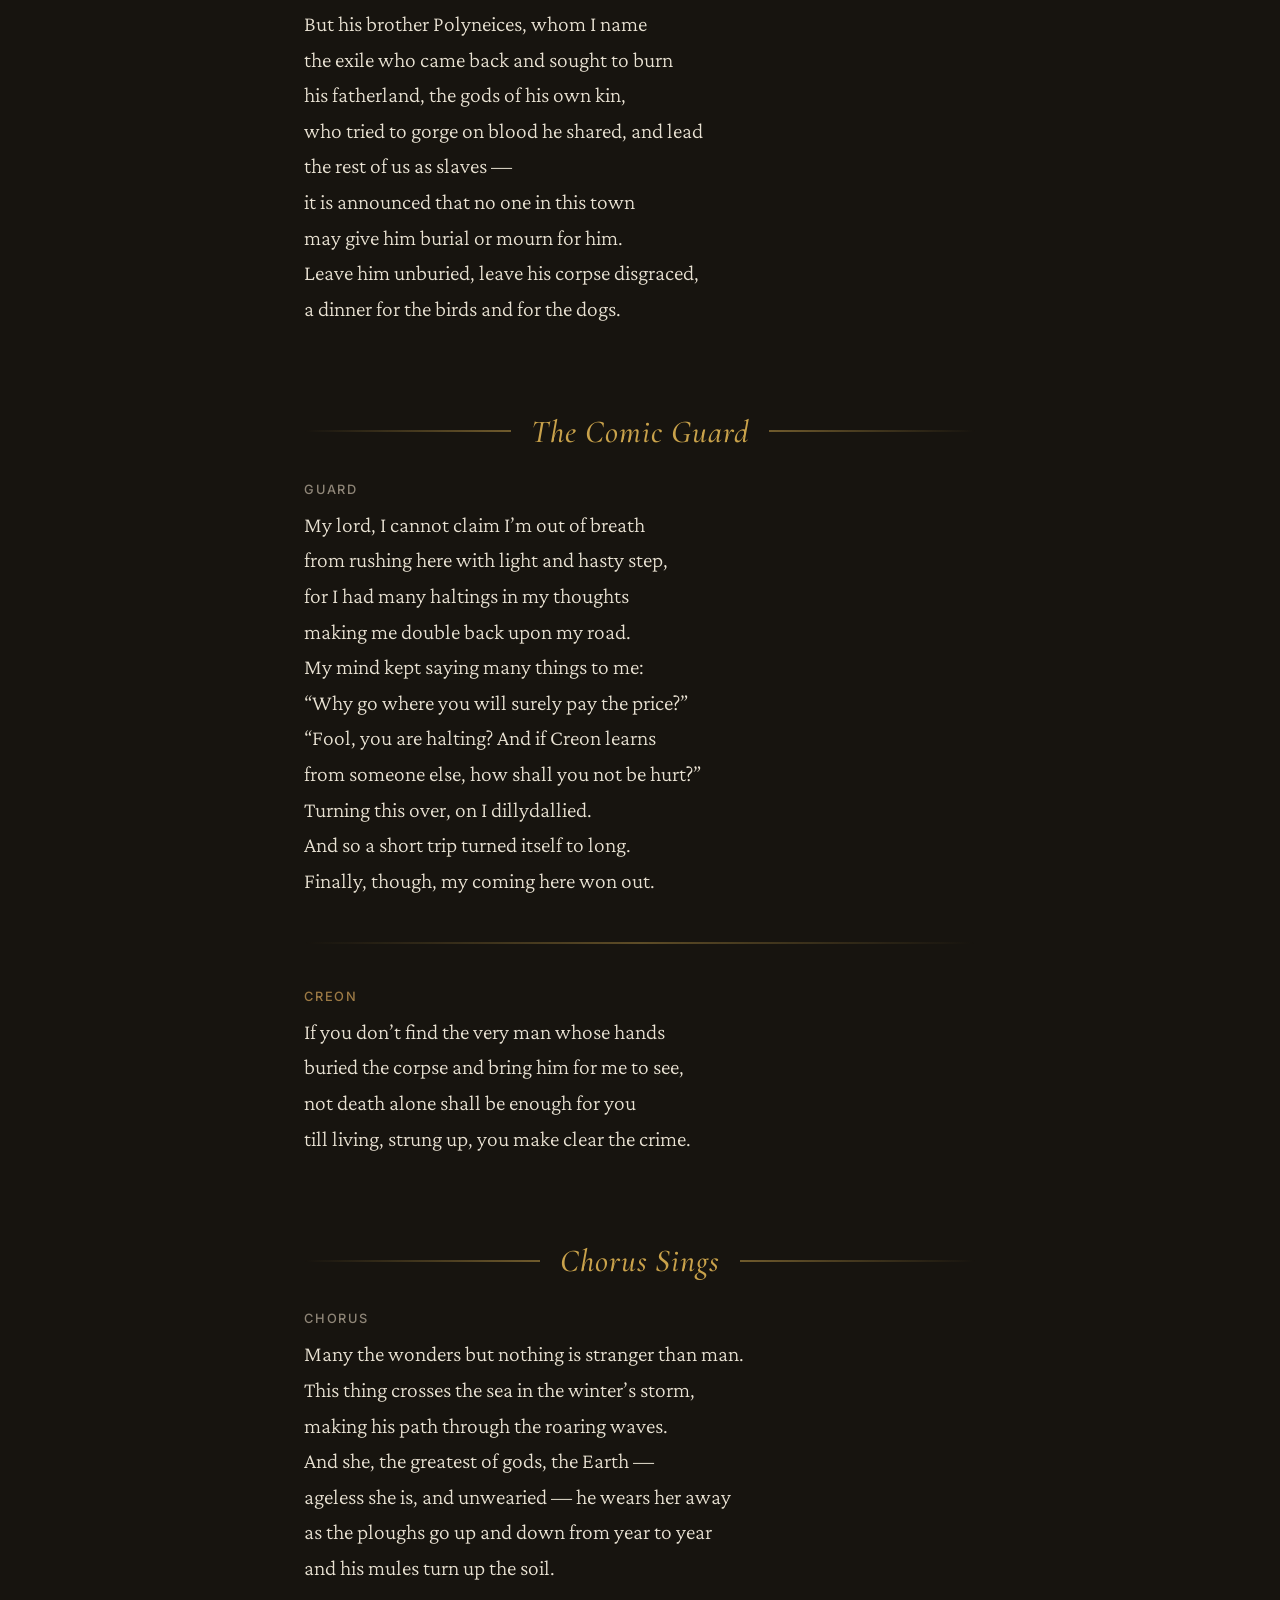
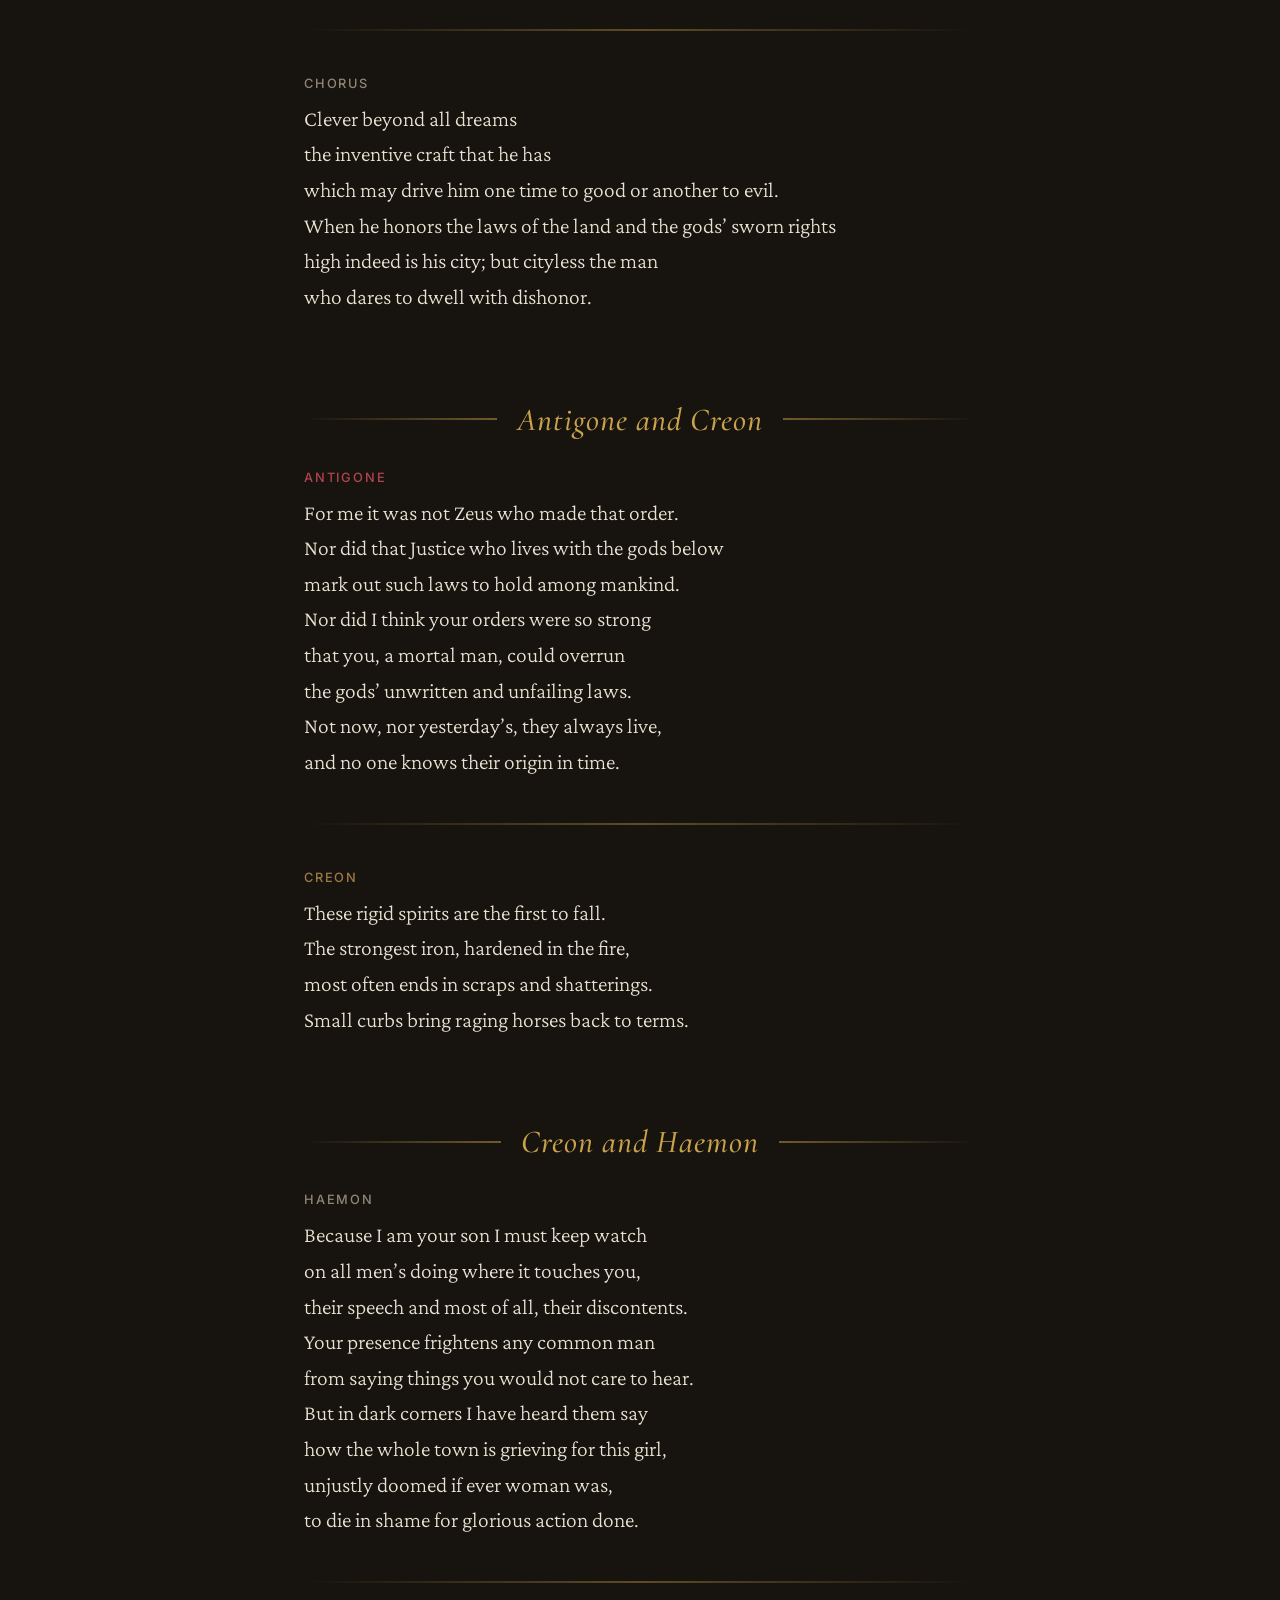
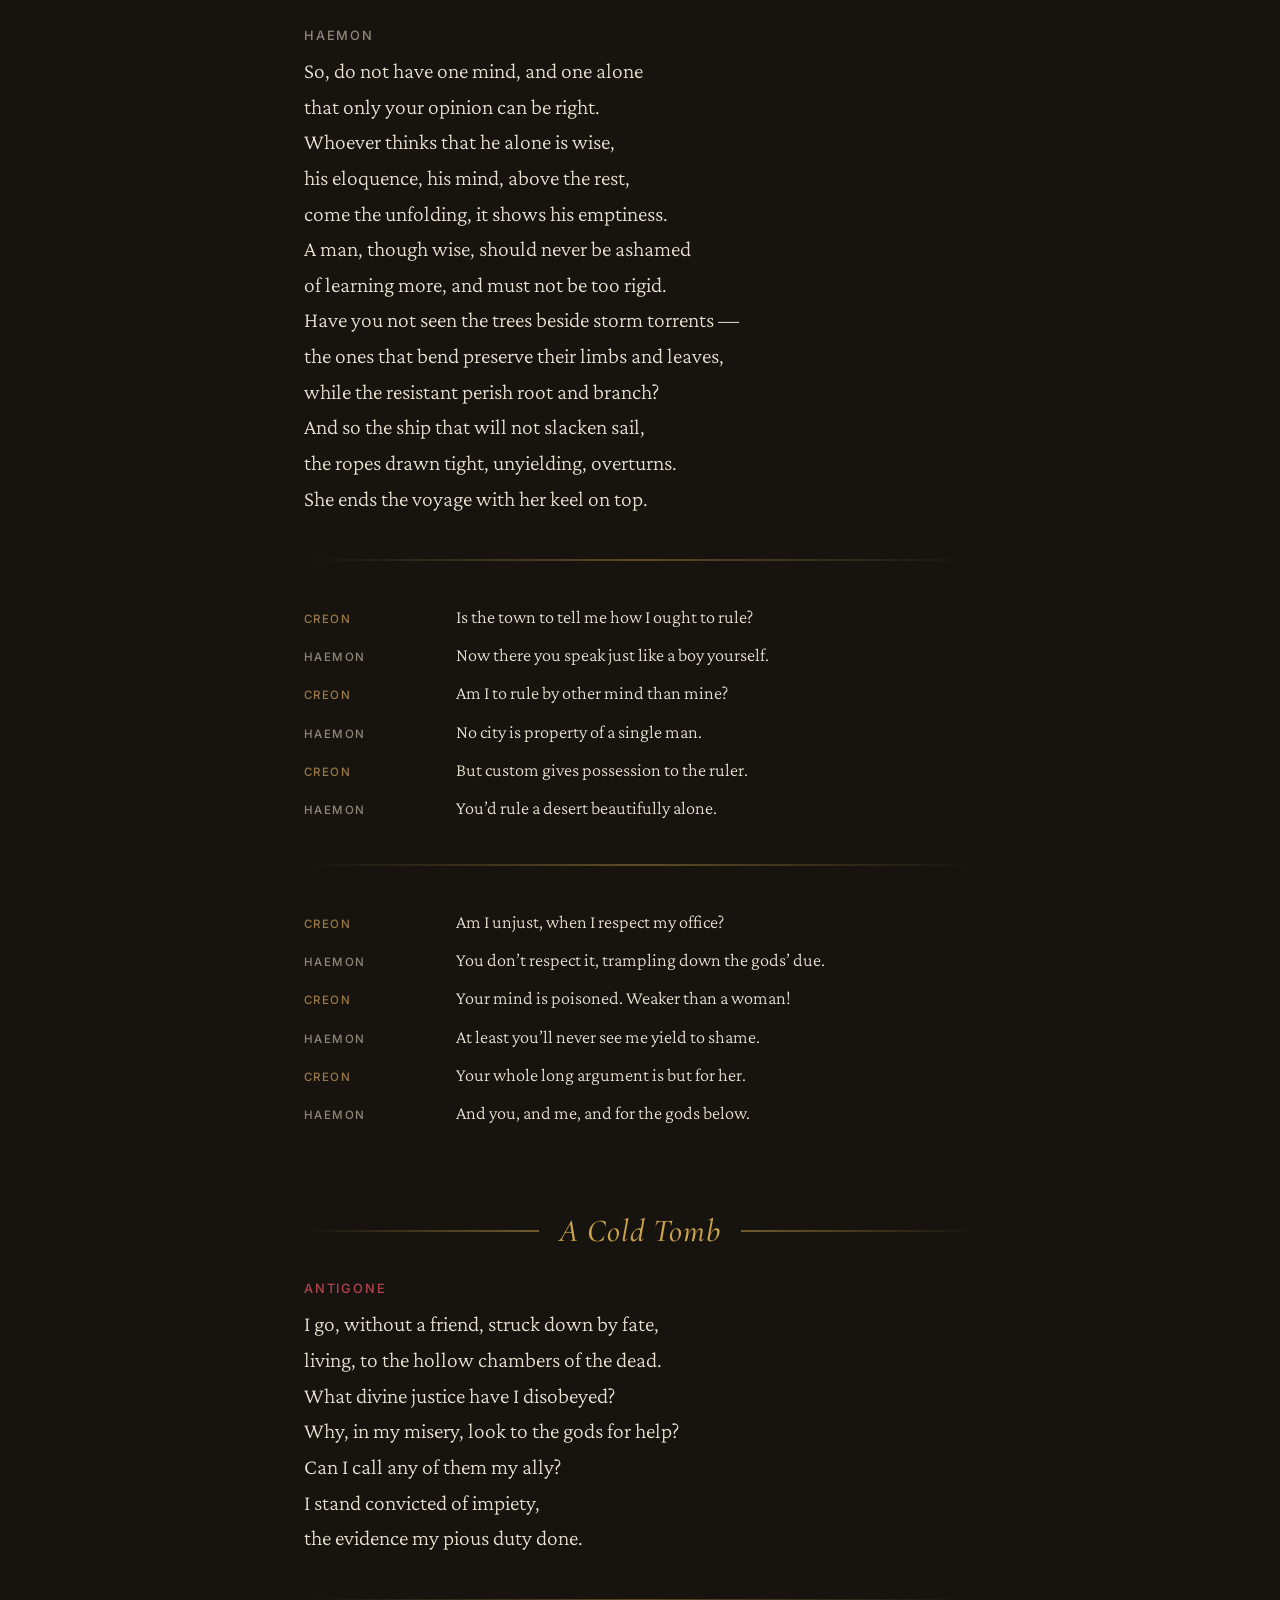
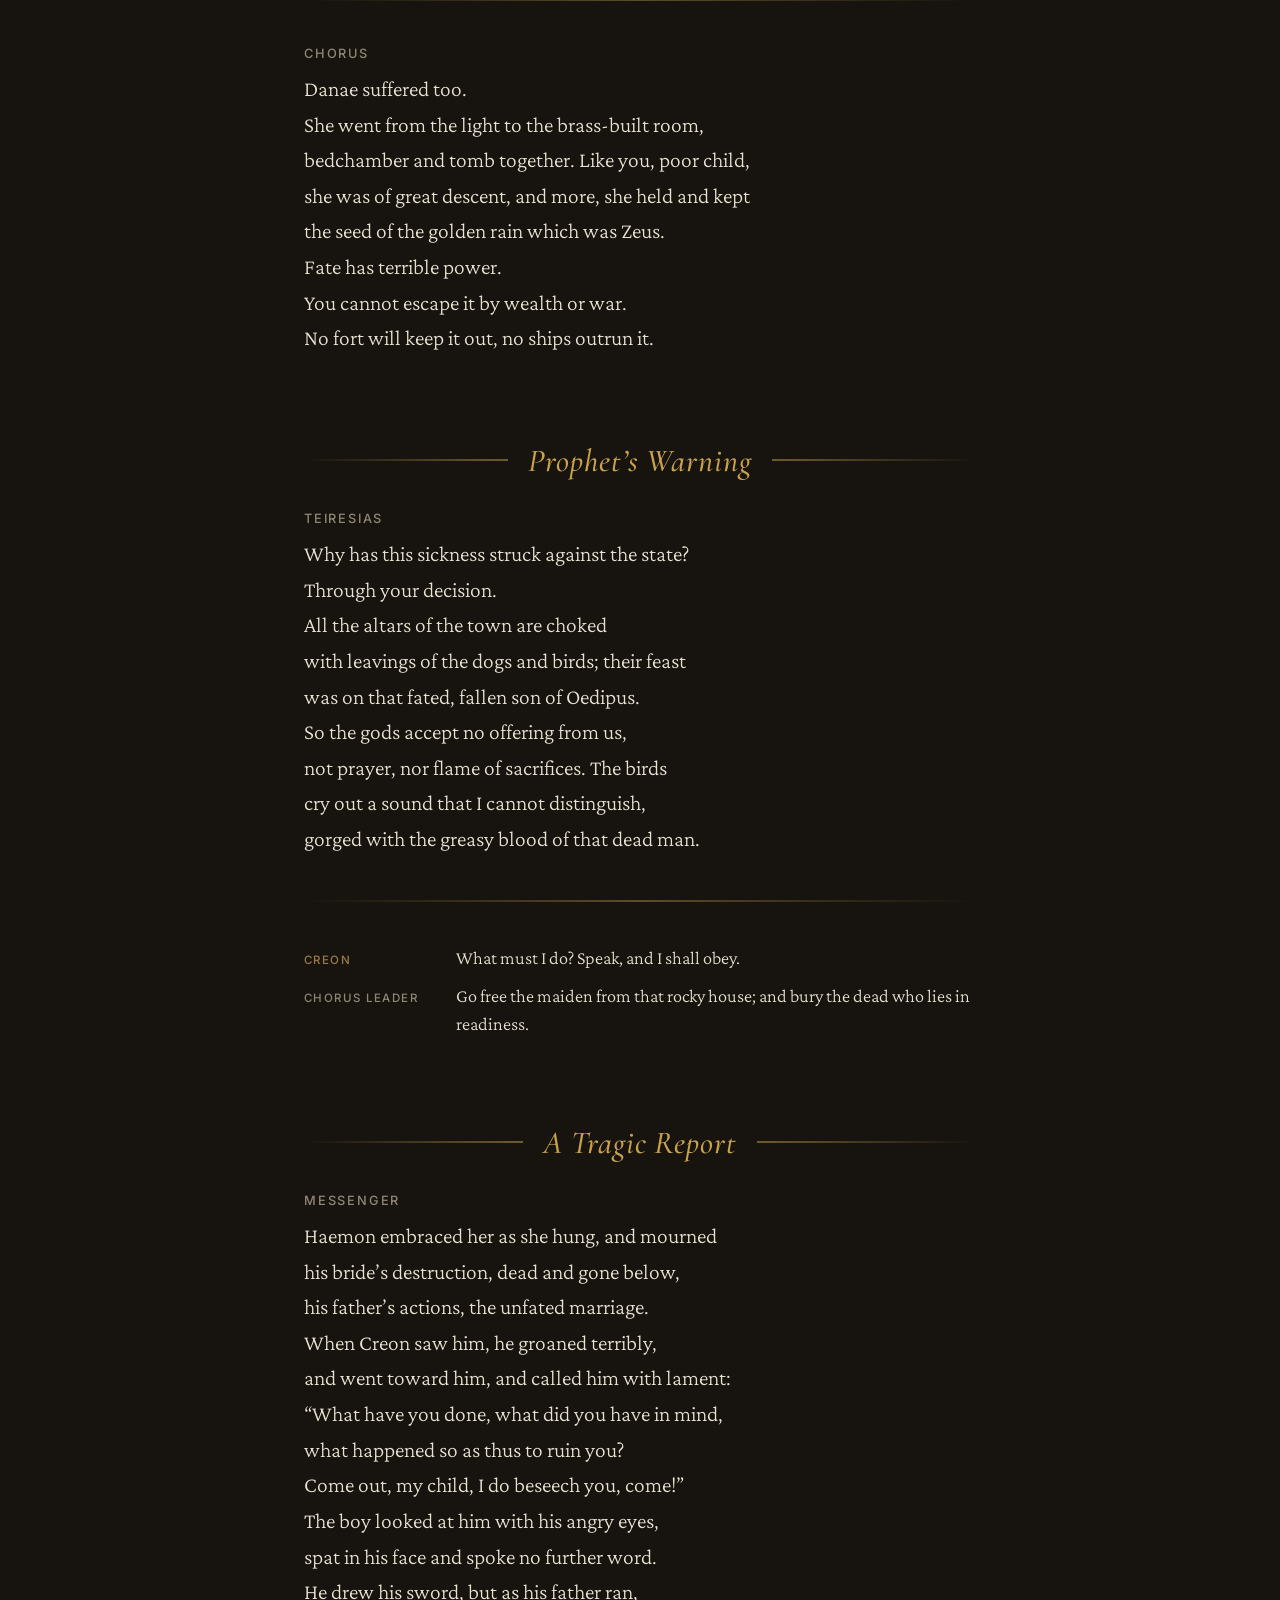
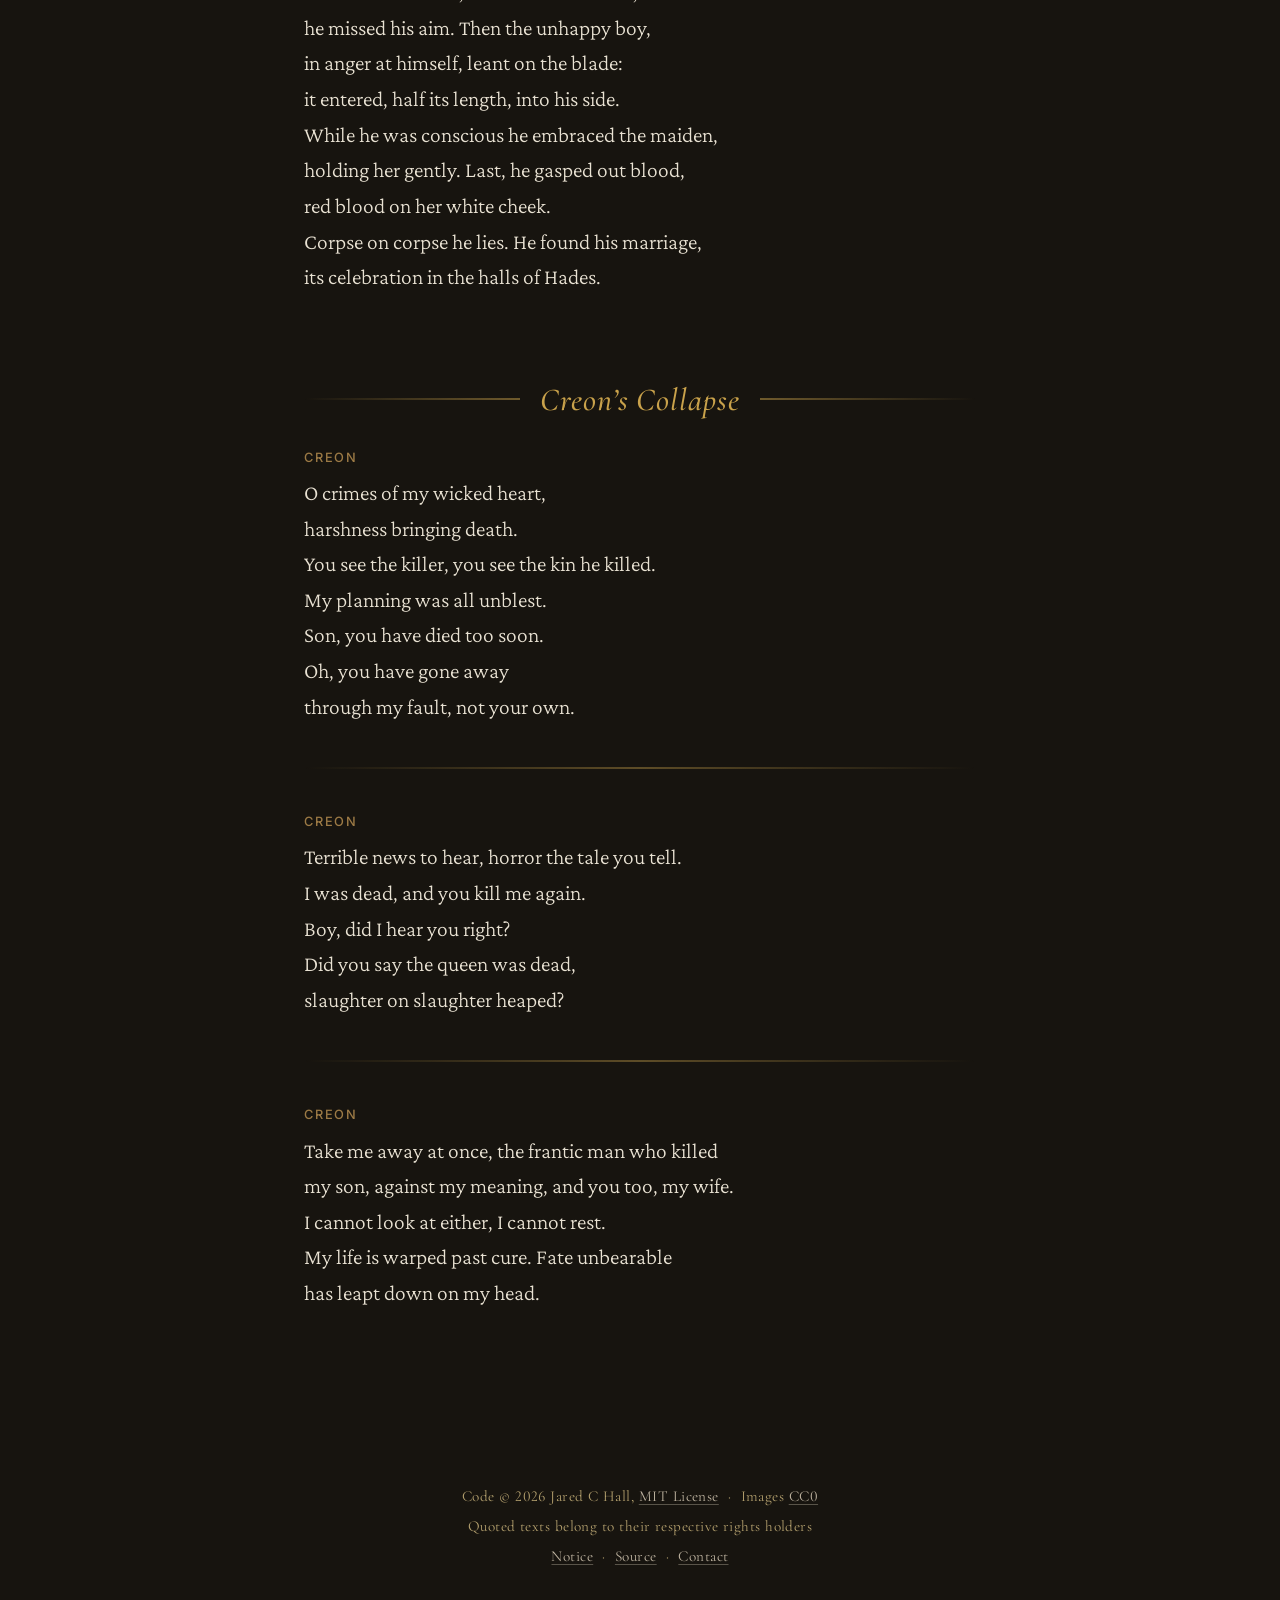
<file: murals/antigone/index.html>
<!DOCTYPE html>
<html lang="en">
<head>
    <meta charset="UTF-8">
    <meta name="viewport" content="width=device-width, initial-scale=1.0">

    <title>Antigone</title>

    <link rel="icon" href="/favicon-32.png" sizes="32x32" type="image/png">
    <link rel="icon" href="/favicon.svg" type="image/svg+xml">

    <link href="/styles/fonts/crimson-pro/fonts.css" rel="stylesheet">
    <link href="/styles/fonts/inter/fonts.css" rel="stylesheet">
    <link href="/styles/fonts/cormorant-garamond/fonts.css" rel="stylesheet">

    <link href="/styles/colors.css" rel="stylesheet">
    <link href="/styles/skene.css" rel="stylesheet">
    <link href="/styles/footer.css" rel="stylesheet">
    <link href="/styles/mural.css" rel="stylesheet">
    <link href="/styles/play.css" rel="stylesheet">
    <link href="antigone.css" rel="stylesheet">

    <script type="module" src="/scripts/index.js"></script>
</head>
<body>

<div id="scene-a" class="scene-layer"></div>
<div id="scene-b" class="scene-layer hidden"></div>
<div class="scene-overlay"></div>

<div class="content">

    <header class="title-block">
        <nav class="stoa-eyebrow" aria-label="Site">
            <a class="stoa-link" href="/">Storied Stoa</a>
        </nav>
        <h1 class="work-title">Antigone</h1>
        <p class="author">Sophocles, 441 BC</p>
        <p class="translator">Translated by Elizabeth Wyckoff</p>
    </header>

    <main class="reading">
        <section class="passage">
            <h2 class="passage-heading scene-marker" id="antigone-and-ismene" data-scene="images/antigone-ismene.webp">
                <a href="#antigone-and-ismene">Antigone and Ismene</a>
            </h2>

            <blockquote class="excerpt">
                <p class="speaker">Ismene</p>
                <p class="line">What is it? Clearly some news has clouded you.</p>

                <p class="speaker speaker--antigone">Antigone</p>
                <p class="line">It has indeed. Creon will give the one
                    of our two brothers honor in the tomb;
                    the other none. Eteocles, with just observance treated,
                    as law provides he has hidden under earth
                    to have full honor with the dead below.
                    But Polyneices’ corpse who died in pain,
                    they say he has proclaimed to the whole town,
                    that none may bury him and none bewail,
                    but leave him, unwept, untombed, a rich sweet sight
                    for the hungry birds’ beholding and devouring.</p>
            </blockquote>

            <hr class="divider">

            <blockquote class="excerpt">
                <p class="speaker speaker--antigone">Antigone</p>
                <p class="line">Be what you want to; but that man shall I
                    bury. For me, the doer, death is best.
                    Loving, I shall lie with him, yes, with my loved one,
                    when I have dared the crime of piety.
                    Longer the time in which to please the dead
                    than the time with those up here.
                    There shall I lie forever. You may see fit
                    to keep from honor what the gods have honored.</p>
            </blockquote>
        </section>

        <section class="passage">
            <h2 class="passage-heading scene-marker" id="the-decree" data-scene="images/creon-decree.webp">
                <a href="#the-decree">The Decree</a>
            </h2>

            <blockquote class="excerpt">
                <p class="speaker speaker--creon">Creon</p>
                <p class="line">In the matter of the sons of Oedipus,
                    citizens, know: Eteocles who died,
                    defending this our town with champion spear,
                    is to be covered in the grave and granted
                    all holy rites we give the noble dead.
                    But his brother Polyneices, whom I name
                    the exile who came back and sought to burn
                    his fatherland, the gods of his own kin,
                    who tried to gorge on blood he shared, and lead
                    the rest of us as slaves —
                    it is announced that no one in this town
                    may give him burial or mourn for him.
                    Leave him unburied, leave his corpse disgraced,
                    a dinner for the birds and for the dogs.</p>
            </blockquote>
        </section>

        <section class="passage">
            <h2 class="passage-heading scene-marker" id="comic-guard" data-scene="images/comic-guard.webp">
                <a href="#comic-guard">The Comic Guard</a>
            </h2>

            <blockquote class="excerpt">
                <p class="speaker">Guard</p>
                <p class="line">My lord, I cannot claim I’m out of breath
                    from rushing here with light and hasty step,
                    for I had many haltings in my thoughts
                    making me double back upon my road.
                    My mind kept saying many things to me:
                    “Why go where you will surely pay the price?”
                    “Fool, you are halting? And if Creon learns
                    from someone else, how shall you not be hurt?”
                    Turning this over, on I dillydallied.
                    And so a short trip turned itself to long.
                    Finally, though, my coming here won out.</p>
            </blockquote>

            <hr class="divider">

            <blockquote class="excerpt">
                <p class="speaker speaker--creon">Creon</p>
                <p class="line">If you don’t find the very man whose hands
                    buried the corpse and bring him for me to see,
                    not death alone shall be enough for you
                    till living, strung up, you make clear the crime.</p>
            </blockquote>
        </section>

        <section class="passage">
            <h2 class="passage-heading scene-marker" id="chorus-sings" data-scene="images/chorus.webp">
                <a href="#chorus-sings">Chorus Sings</a>
            </h2>

            <blockquote class="excerpt">
                <p class="speaker">Chorus</p>
                <p class="line">Many the wonders but nothing is stranger than man.
                    This thing crosses the sea in the winter’s storm,
                    making his path through the roaring waves.
                    And she, the greatest of gods, the Earth —
                    ageless she is, and unwearied — he wears her away
                    as the ploughs go up and down from year to year
                    and his mules turn up the soil.</p>
            </blockquote>

            <hr class="divider">

            <blockquote class="excerpt">
                <p class="speaker">Chorus</p>
                <p class="line">Clever beyond all dreams
                    the inventive craft that he has
                    which may drive him one time to good or another to evil.
                    When he honors the laws of the land and the gods’ sworn rights
                    high indeed is his city; but cityless the man
                    who dares to dwell with dishonor.</p>
            </blockquote>
        </section>

        <section class="passage">
            <h2 class="passage-heading scene-marker" id="antigone-and-creon" data-scene="images/antigone-creon.webp">
                <a href="#antigone-and-creon">Antigone and Creon</a>
            </h2>

            <blockquote class="excerpt">
                <p class="speaker speaker--antigone">Antigone</p>
                <p class="line">For me it was not Zeus who made that order.
                    Nor did that Justice who lives with the gods below
                    mark out such laws to hold among mankind.
                    Nor did I think your orders were so strong
                    that you, a mortal man, could overrun
                    the gods’ unwritten and unfailing laws.
                    Not now, nor yesterday’s, they always live,
                    and no one knows their origin in time.</p>
            </blockquote>

            <hr class="divider">

            <blockquote class="excerpt">
                <p class="speaker speaker--creon">Creon</p>
                <p class="line">These rigid spirits are the first to fall.
                    The strongest iron, hardened in the fire,
                    most often ends in scraps and shatterings.
                    Small curbs bring raging horses back to terms.</p>
            </blockquote>
        </section>

        <section class="passage">
            <h2 class="passage-heading scene-marker" id="creon-and-haemon" data-scene="images/creon-haemon.webp">
                <a href="#creon-and-haemon">Creon and Haemon</a>
            </h2>

            <blockquote class="excerpt">
                <p class="speaker">Haemon</p>
                <p class="line">Because I am your son I must keep watch
                    on all men’s doing where it touches you,
                    their speech and most of all, their discontents.
                    Your presence frightens any common man
                    from saying things you would not care to hear.
                    But in dark corners I have heard them say
                    how the whole town is grieving for this girl,
                    unjustly doomed if ever woman was,
                    to die in shame for glorious action done.</p>
            </blockquote>

            <hr class="divider">

            <blockquote class="excerpt">
                <p class="speaker">Haemon</p>
                <p class="line">So, do not have one mind, and one alone
                    that only your opinion can be right.
                    Whoever thinks that he alone is wise,
                    his eloquence, his mind, above the rest,
                    come the unfolding, it shows his emptiness.
                    A man, though wise, should never be ashamed
                    of learning more, and must not be too rigid.
                    Have you not seen the trees beside storm torrents —
                    the ones that bend preserve their limbs and leaves,
                    while the resistant perish root and branch?
                    And so the ship that will not slacken sail,
                    the ropes drawn tight, unyielding, overturns.
                    She ends the voyage with her keel on top.</p>
            </blockquote>

            <hr class="divider">

            <blockquote class="excerpt excerpt--exchange">
                <div class="exchange-line">
                    <span class="speaker-inline speaker--creon">Creon</span>
                    <span class="line-inline">Is the town to tell me how I ought to rule?</span>
                </div>
                <div class="exchange-line">
                    <span class="speaker-inline">Haemon</span>
                    <span class="line-inline">Now there you speak just like a boy yourself.</span>
                </div>
                <div class="exchange-line">
                    <span class="speaker-inline speaker--creon">Creon</span>
                    <span class="line-inline">Am I to rule by other mind than mine?</span>
                </div>
                <div class="exchange-line">
                    <span class="speaker-inline">Haemon</span>
                    <span class="line-inline">No city is property of a single man.</span>
                </div>
                <div class="exchange-line">
                    <span class="speaker-inline speaker--creon">Creon</span>
                    <span class="line-inline">But custom gives possession to the ruler.</span>
                </div>
                <div class="exchange-line">
                    <span class="speaker-inline">Haemon</span>
                    <span class="line-inline">You’d rule a desert beautifully alone.</span>
                </div>
            </blockquote>

            <hr class="divider">

            <blockquote class="excerpt excerpt--exchange">
                <div class="exchange-line">
                    <span class="speaker-inline speaker--creon">Creon</span>
                    <span class="line-inline">Am I unjust, when I respect my office?</span>
                </div>
                <div class="exchange-line">
                    <span class="speaker-inline">Haemon</span>
                    <span class="line-inline">You don’t respect it, trampling down the gods’ due.</span>
                </div>
                <div class="exchange-line">
                    <span class="speaker-inline speaker--creon">Creon</span>
                    <span class="line-inline">Your mind is poisoned. Weaker than a woman!</span>
                </div>
                <div class="exchange-line">
                    <span class="speaker-inline">Haemon</span>
                    <span class="line-inline">At least you’ll never see me yield to shame.</span>
                </div>
                <div class="exchange-line">
                    <span class="speaker-inline speaker--creon">Creon</span>
                    <span class="line-inline">Your whole long argument is but for her.</span>
                </div>
                <div class="exchange-line">
                    <span class="speaker-inline">Haemon</span>
                    <span class="line-inline">And you, and me, and for the gods below.</span>
                </div>
            </blockquote>
        </section>

        <section class="passage">
            <h2 class="passage-heading scene-marker" id="cold-tomb" data-scene="images/antigone-tomb.webp">
                <a href="#cold-tomb">A Cold Tomb</a>
            </h2>

            <blockquote class="excerpt">
                <p class="speaker speaker--antigone">Antigone</p>
                <p class="line">I go, without a friend, struck down by fate,
                    living, to the hollow chambers of the dead.
                    What divine justice have I disobeyed?
                    Why, in my misery, look to the gods for help?
                    Can I call any of them my ally?
                    I stand convicted of impiety,
                    the evidence my pious duty done.</p>
            </blockquote>

            <hr class="divider">

            <blockquote class="excerpt">
                <p class="speaker">Chorus</p>
                <p class="line">Danae suffered too.
                    She went from the light to the brass-built room,
                    bedchamber and tomb together. Like you, poor child,
                    she was of great descent, and more, she held and kept
                    the seed of the golden rain which was Zeus.
                    Fate has terrible power.
                    You cannot escape it by wealth or war.
                    No fort will keep it out, no ships outrun it.</p>
            </blockquote>
        </section>

        <section class="passage">
            <h2 class="passage-heading scene-marker" id="prophets-warning" data-scene="images/creon-teiresias.webp">
                <a href="#prophets-warning">Prophet’s Warning</a>
            </h2>

            <blockquote class="excerpt">
                <p class="speaker">Teiresias</p>
                <p class="line">Why has this sickness struck against the state?
                    Through your decision.
                    All the altars of the town are choked
                    with leavings of the dogs and birds; their feast
                    was on that fated, fallen son of Oedipus.
                    So the gods accept no offering from us,
                    not prayer, nor flame of sacrifices. The birds
                    cry out a sound that I cannot distinguish,
                    gorged with the greasy blood of that dead man.</p>
            </blockquote>

            <hr class="divider">

            <blockquote class="excerpt excerpt--exchange">
                <div class="exchange-line">
                    <span class="speaker-inline speaker--creon">Creon</span>
                    <span class="line-inline">What must I do? Speak, and I shall obey.</span>
                </div>
                <div class="exchange-line">
                    <span class="speaker-inline">Chorus Leader</span>
                    <span class="line-inline">Go free the maiden from that rocky house; and bury the dead who lies in readiness.</span>
                </div>
            </blockquote>
        </section>

        <section class="passage">
            <h2 class="passage-heading scene-marker" id="tragic-report" data-scene="images/messengers-report.webp">
                <a href="#tragic-report">A Tragic Report</a>
            </h2>

            <blockquote class="excerpt">
                <p class="speaker">Messenger</p>
                <p class="line">Haemon embraced her as she hung, and mourned
                    his bride’s destruction, dead and gone below,
                    his father’s actions, the unfated marriage.
                    When Creon saw him, he groaned terribly,
                    and went toward him, and called him with lament:
                    “What have you done, what did you have in mind,
                    what happened so as thus to ruin you?
                    Come out, my child, I do beseech you, come!”
                    The boy looked at him with his angry eyes,
                    spat in his face and spoke no further word.
                    He drew his sword, but as his father ran,
                    he missed his aim. Then the unhappy boy,
                    in anger at himself, leant on the blade:
                    it entered, half its length, into his side.
                    While he was conscious he embraced the maiden,
                    holding her gently. Last, he gasped out blood,
                    red blood on her white cheek.
                    Corpse on corpse he lies. He found his marriage,
                    its celebration in the halls of Hades.</p>
            </blockquote>
        </section>

        <section class="passage">
            <h2 class="passage-heading scene-marker" id="creon-collapse" data-scene="images/creon-collapse.webp">
                <a href="#creon-collapse">Creon’s Collapse</a>
            </h2>

            <blockquote class="excerpt">
                <p class="speaker speaker--creon">Creon</p>
                <p class="line">O crimes of my wicked heart,
                    harshness bringing death.
                    You see the killer, you see the kin he killed.
                    My planning was all unblest.
                    Son, you have died too soon.
                    Oh, you have gone away
                    through my fault, not your own.</p>
            </blockquote>

            <hr class="divider">

            <blockquote class="excerpt">
                <p class="speaker speaker--creon">Creon</p>
                <p class="line">Terrible news to hear, horror the tale you tell.
                    I was dead, and you kill me again.
                    Boy, did I hear you right?
                    Did you say the queen was dead,
                    slaughter on slaughter heaped?</p>
            </blockquote>

            <hr class="divider">

            <blockquote class="excerpt">
                <p class="speaker speaker--creon">Creon</p>
                <p class="line">Take me away at once, the frantic man who killed
                    my son, against my meaning, and you too, my wife.
                    I cannot look at either, I cannot rest.
                    My life is warped past cure. Fate unbearable
                    has leapt down on my head.</p>
            </blockquote>
        </section>
    </main>

</div>

<footer class="page-footer">
    <p class="footer-line footer-line--terms">
        <span class="footer-item">Code &copy; 2026 Jared C Hall, <a href="https://github.com/JaredCHall/storied-stoa/blob/main/LICENSE.md">MIT License</a></span>
        <span class="footer-item">Images <a href="https://creativecommons.org/publicdomain/zero/1.0/">CC0</a></span>
    </p>
    <p class="footer-line">
        <span class="footer-item">Quoted texts belong to their respective rights holders</span>
    </p>
    <p class="footer-line">
        <span class="footer-item"><a href="https://github.com/JaredCHall/storied-stoa/blob/main/NOTICE.md">Notice</a></span>
        <span class="footer-item"><a href="https://github.com/JaredCHall/storied-stoa">Source</a></span>
        <span class="footer-item"><a href="mailto:storied.stoa@gmail.com">Contact</a></span>
    </p>
</footer>

</body>
</html>
</file>
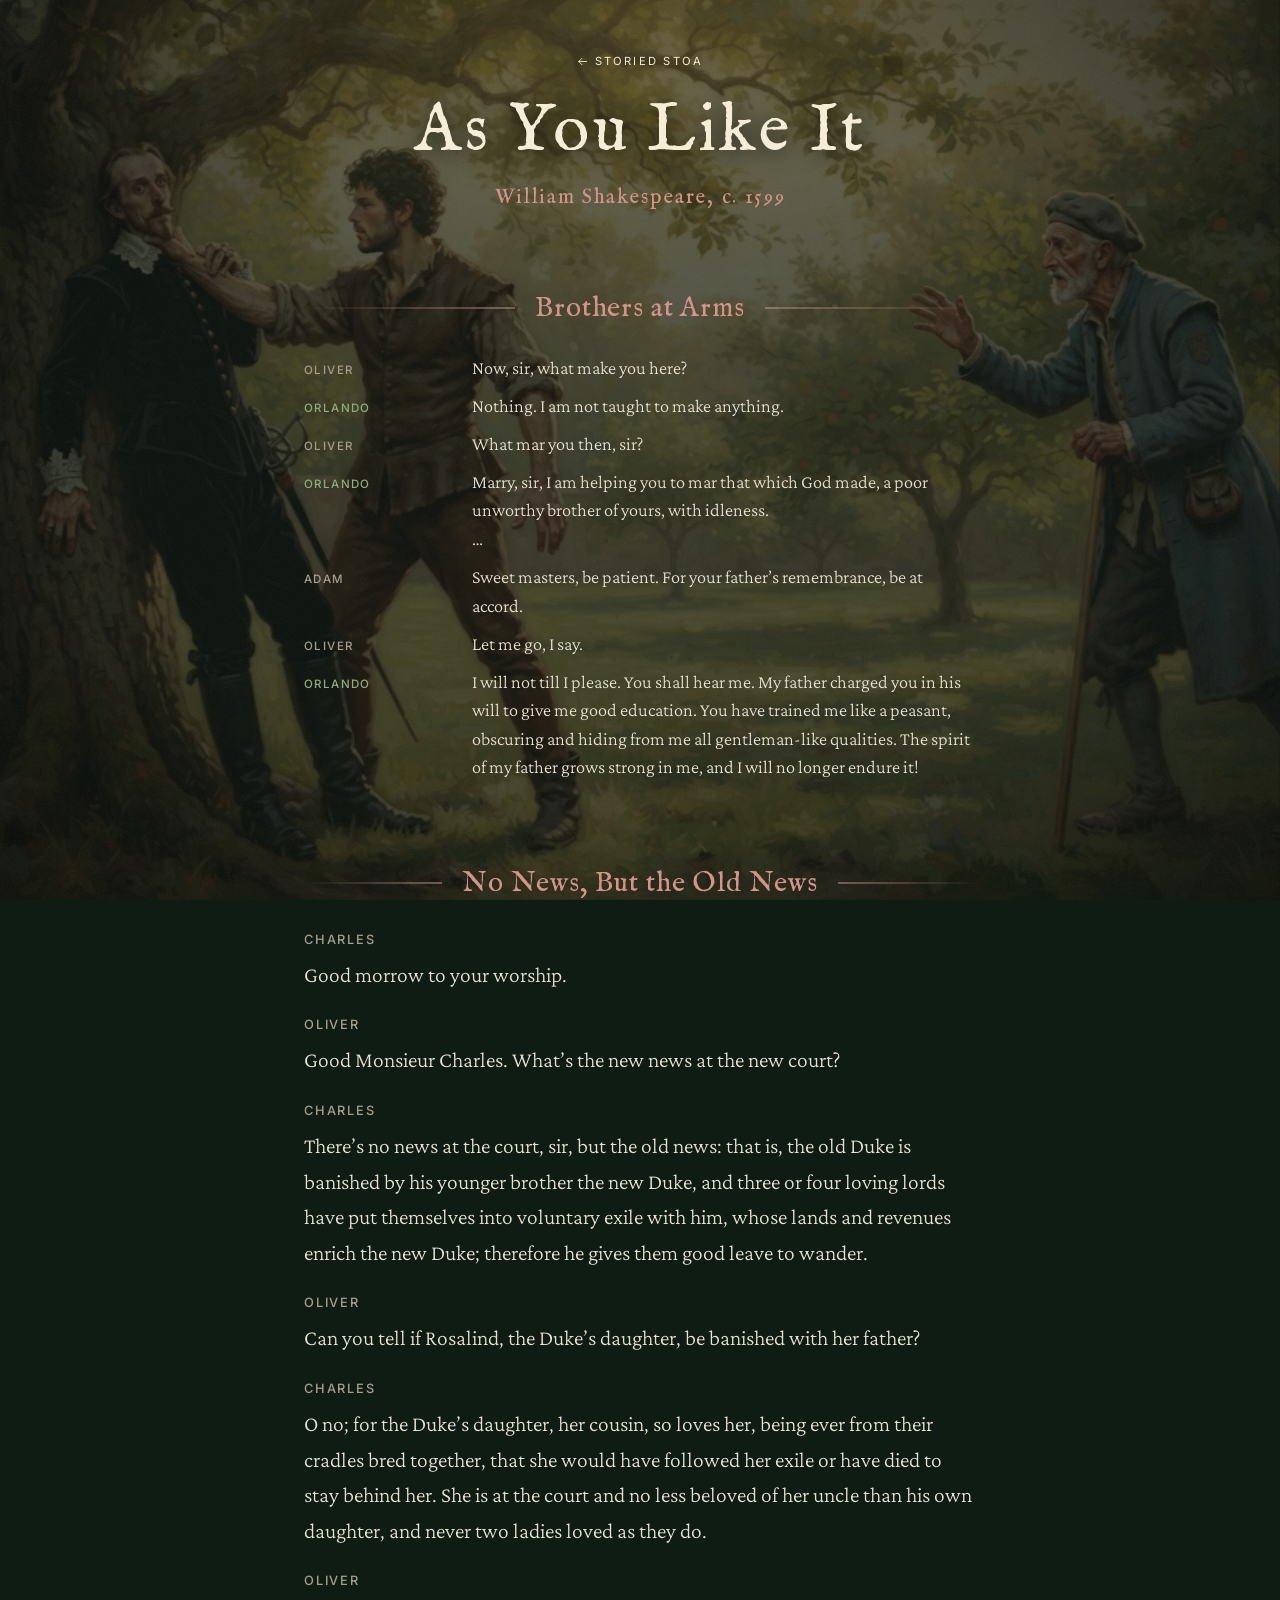
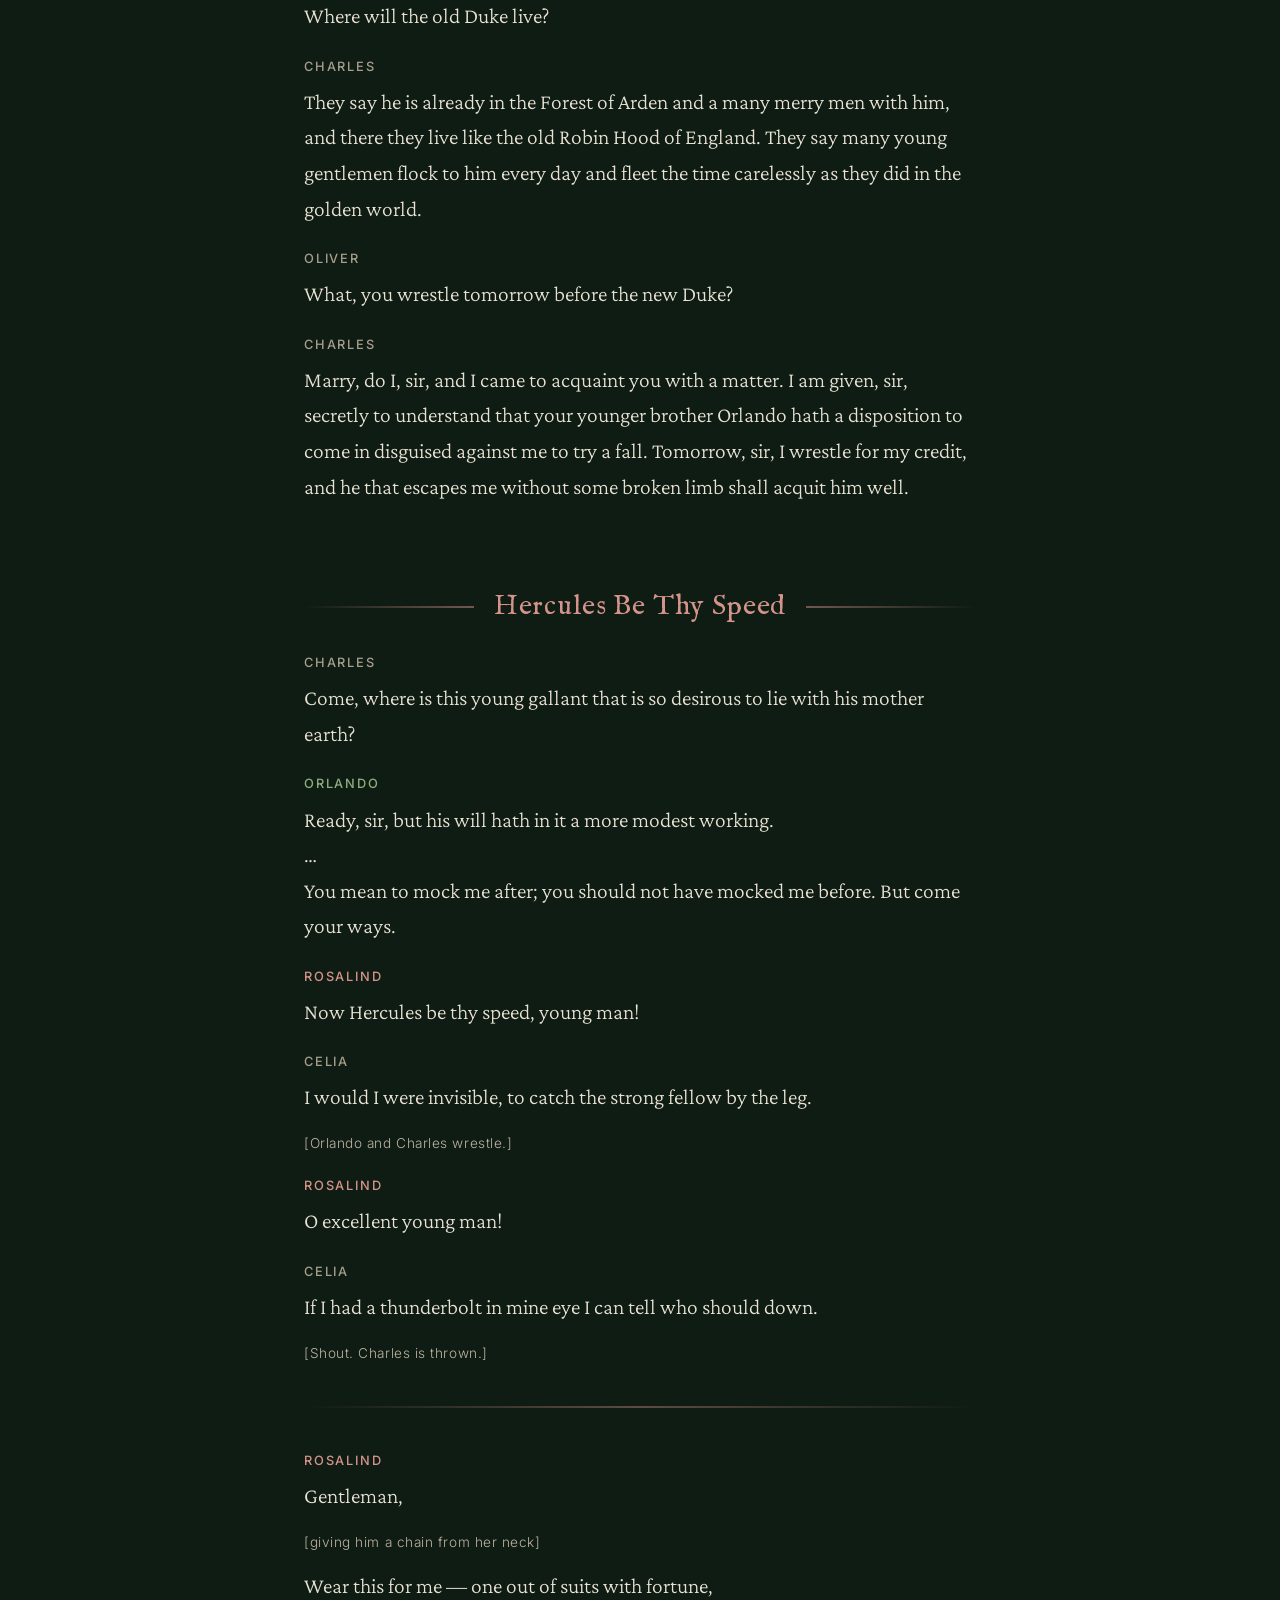
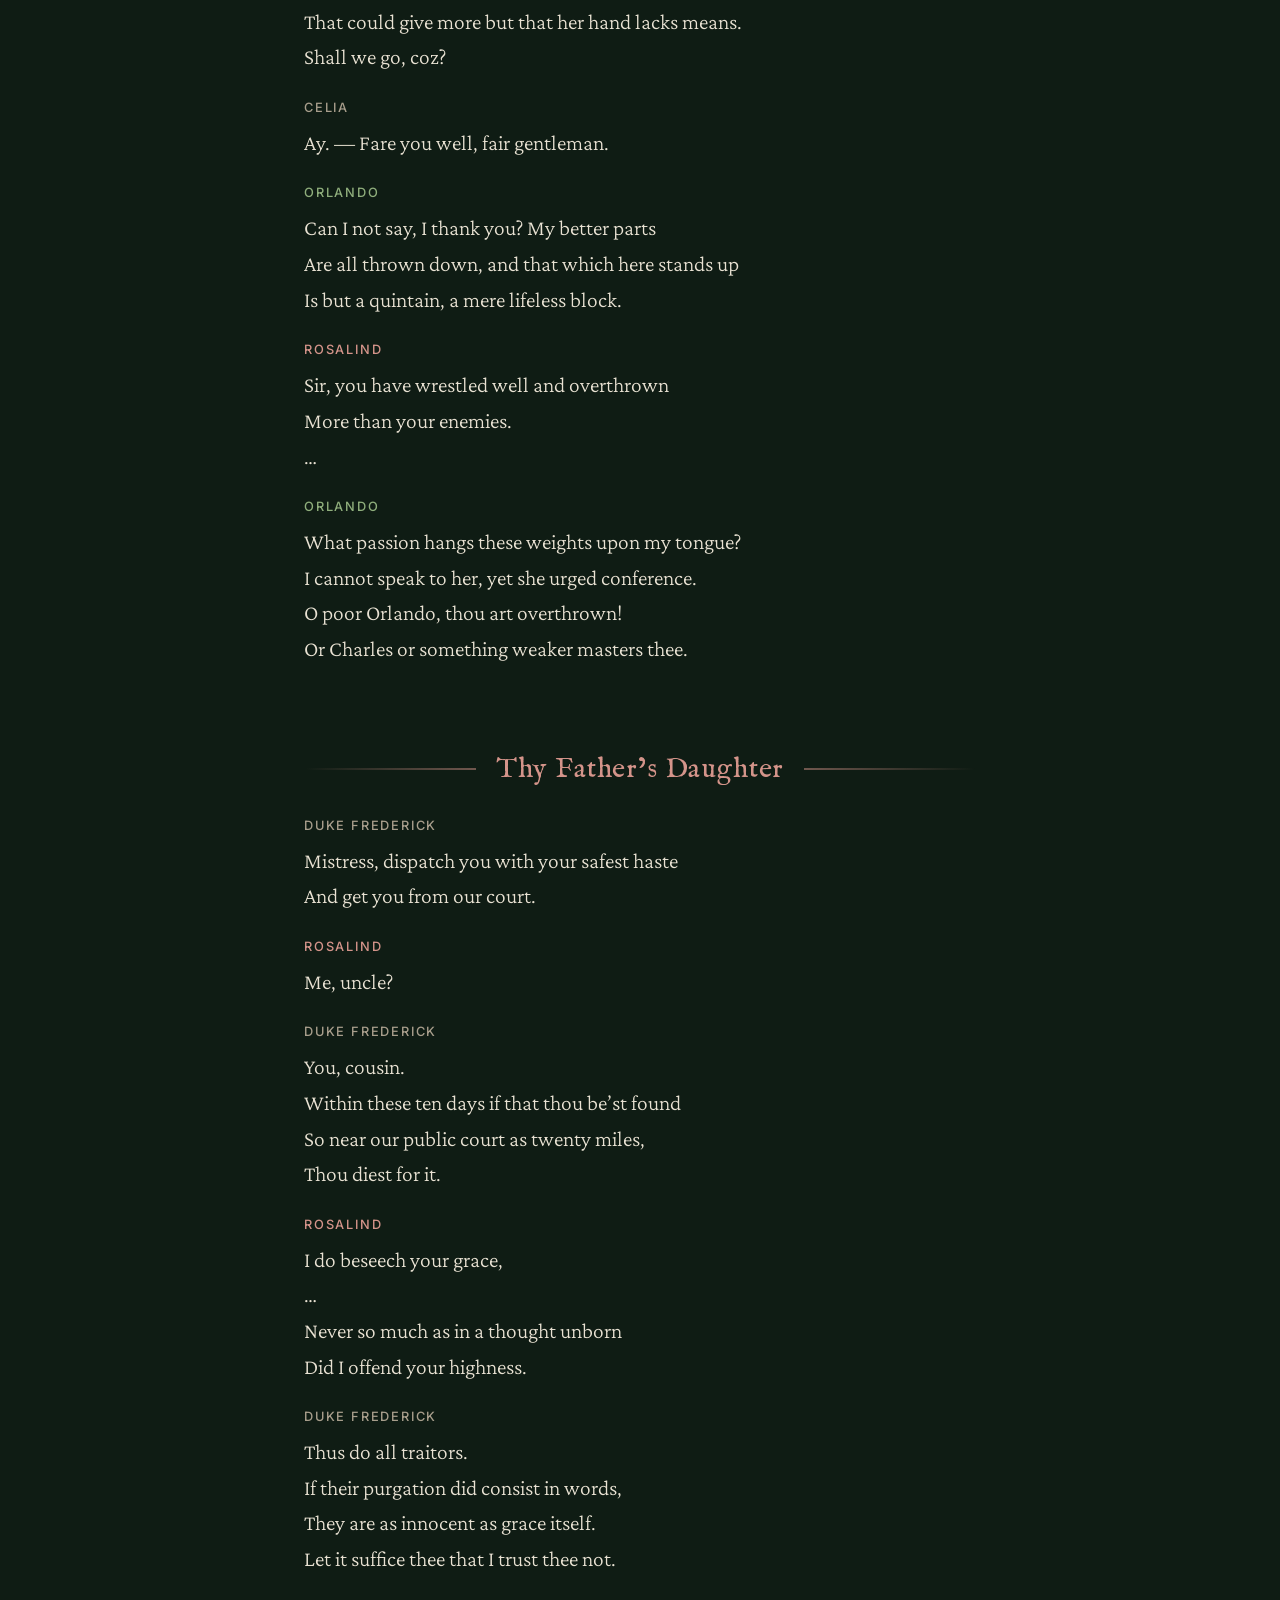
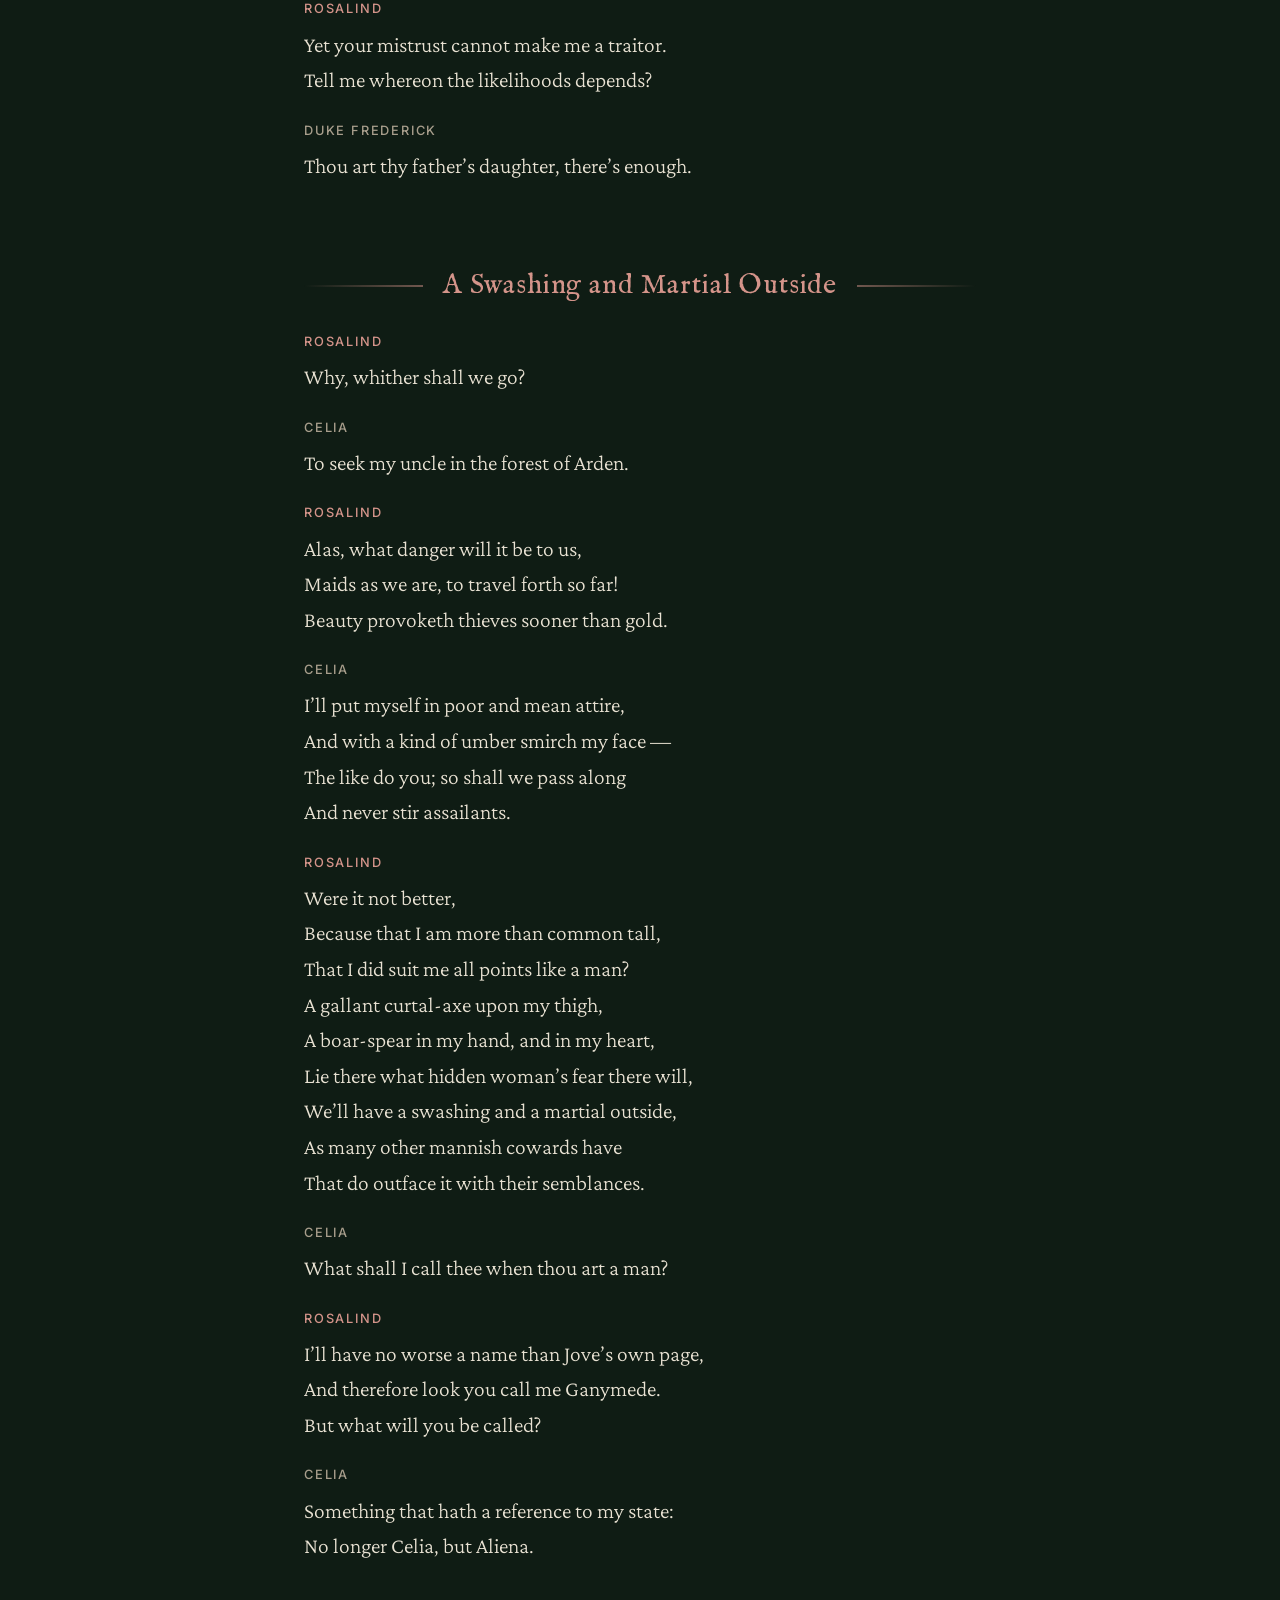
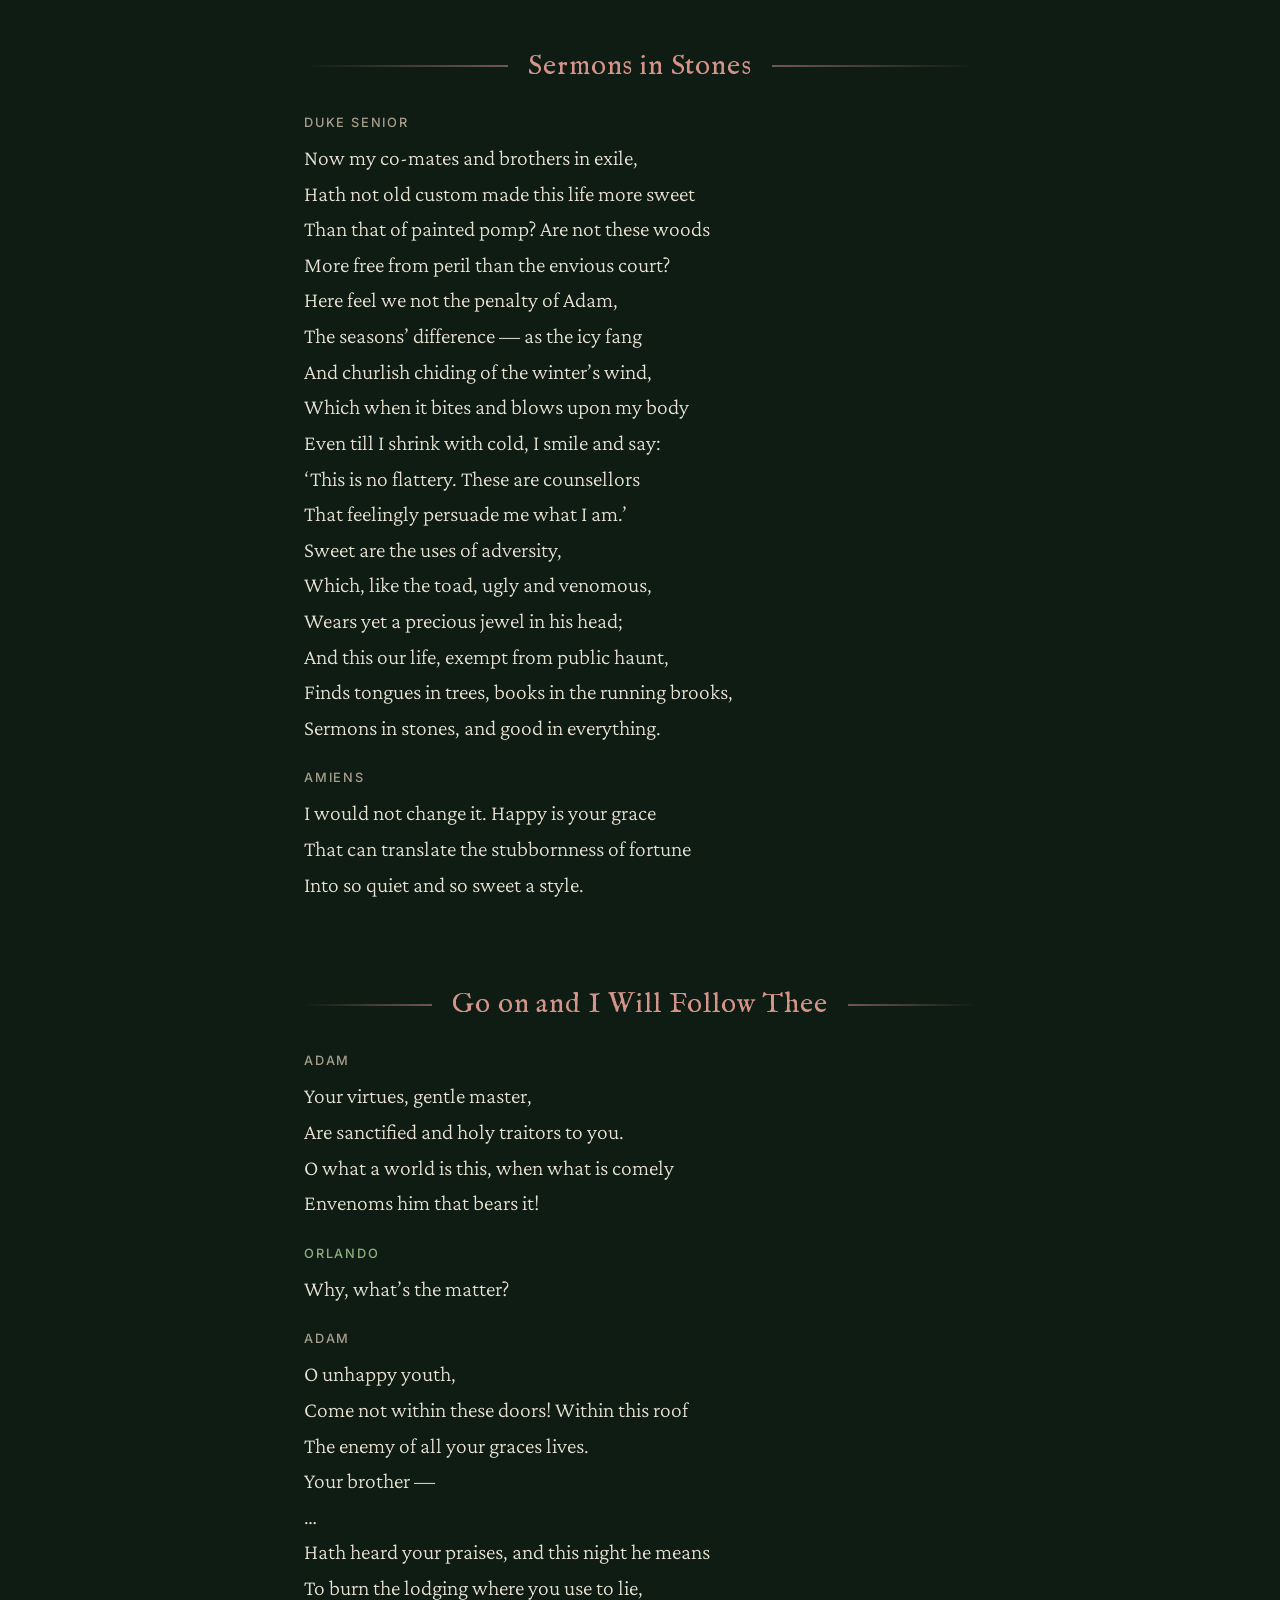
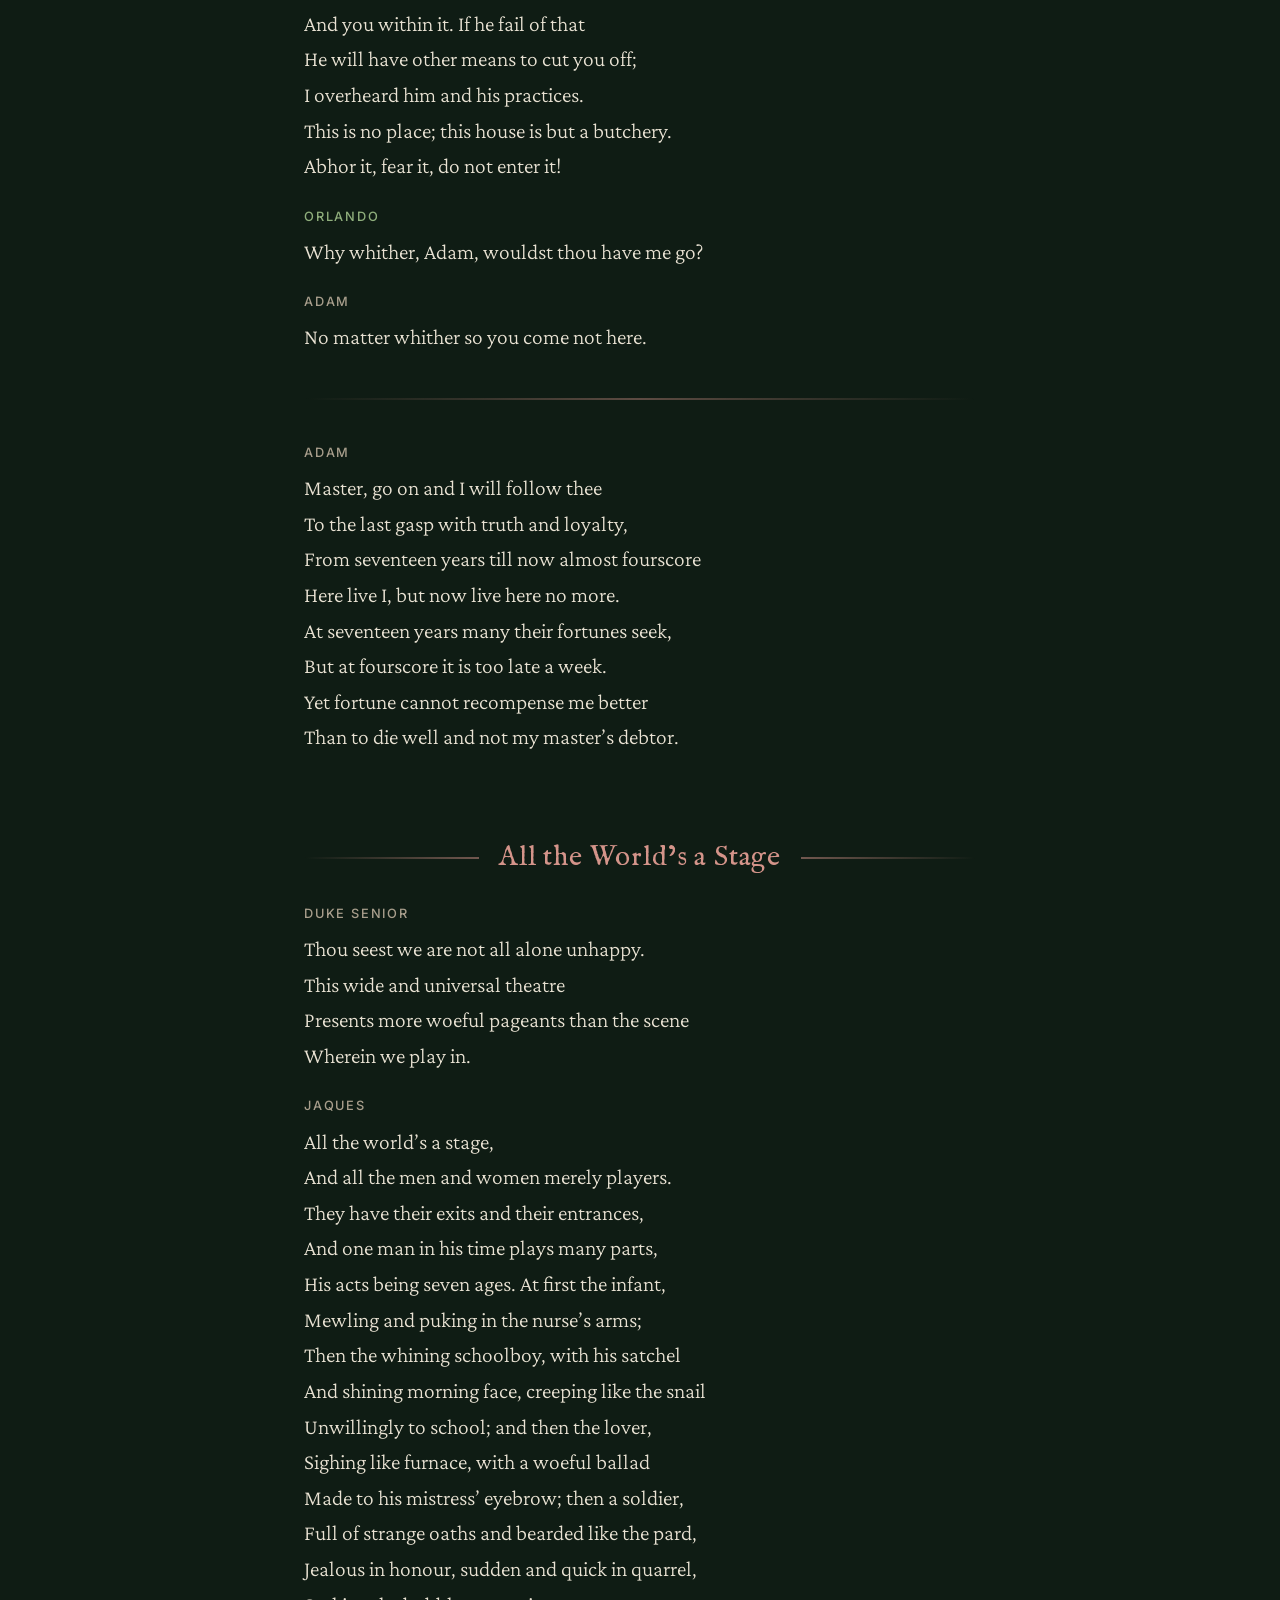
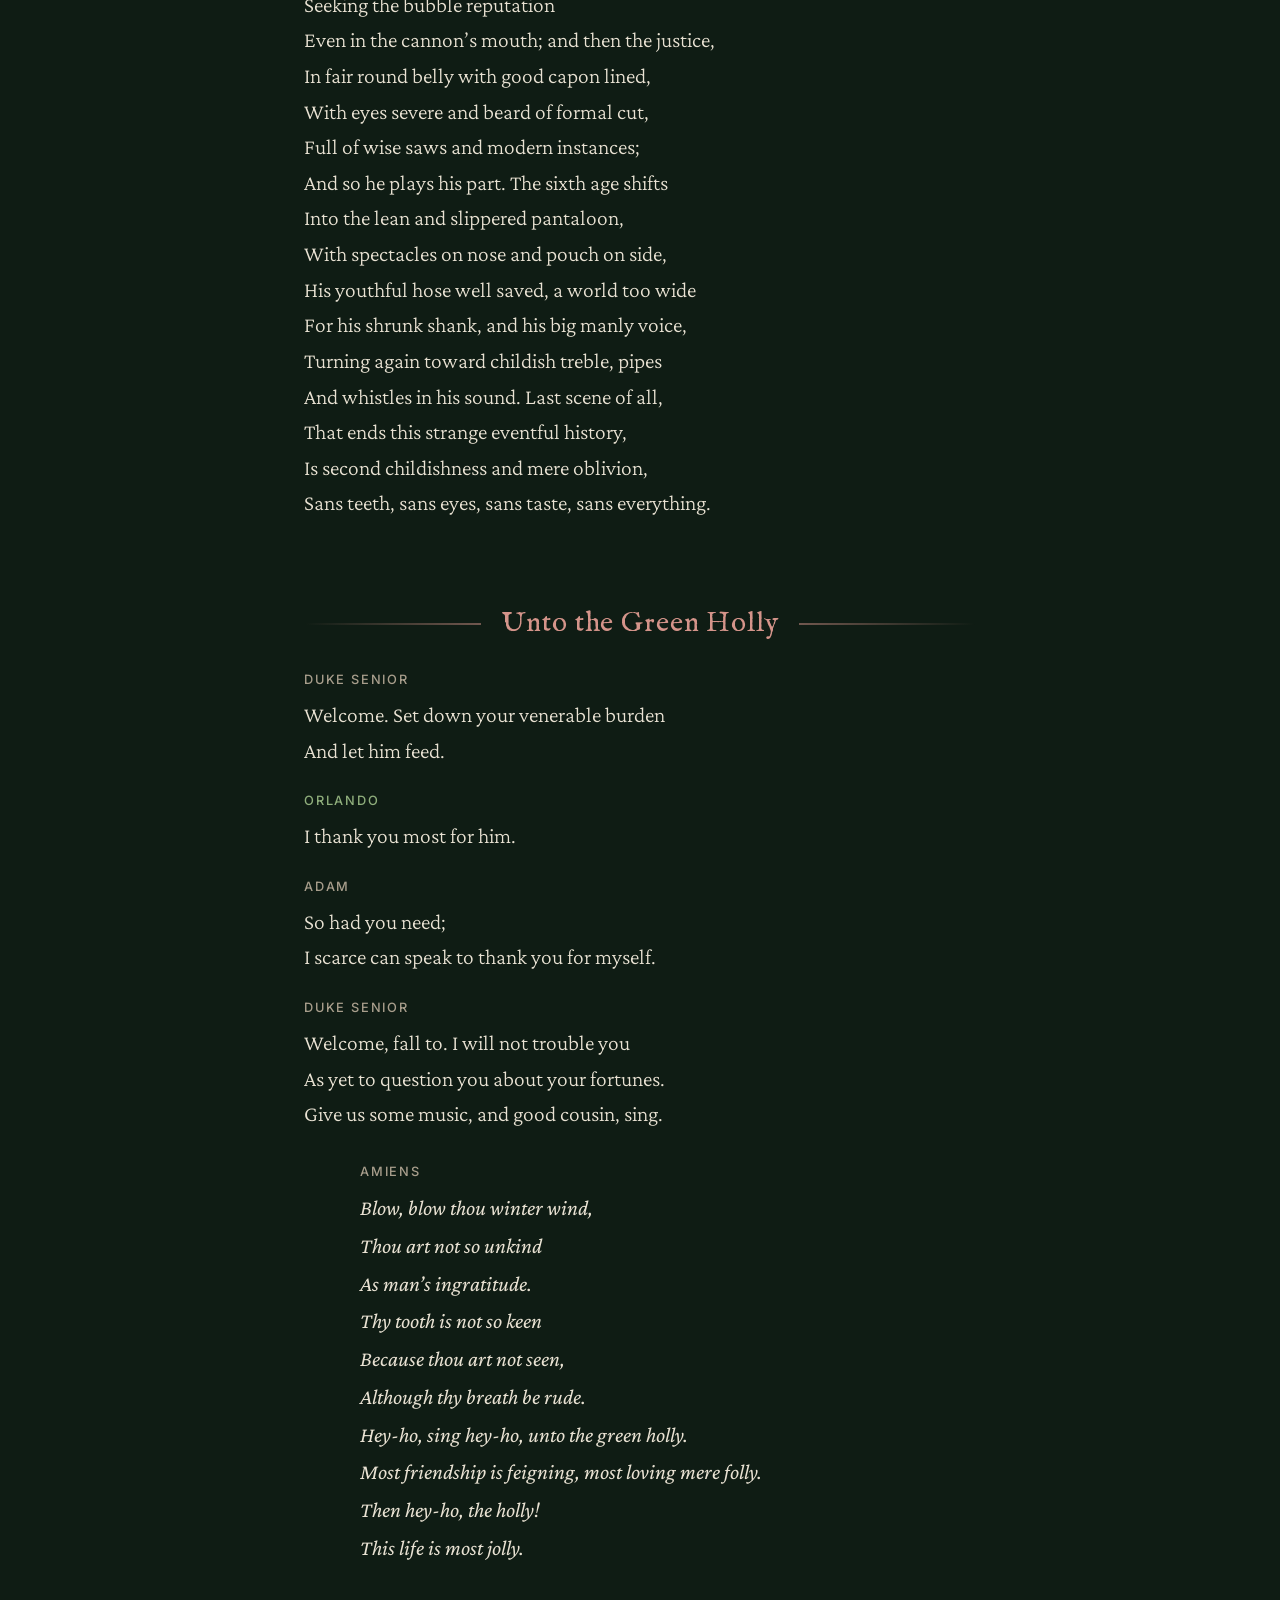
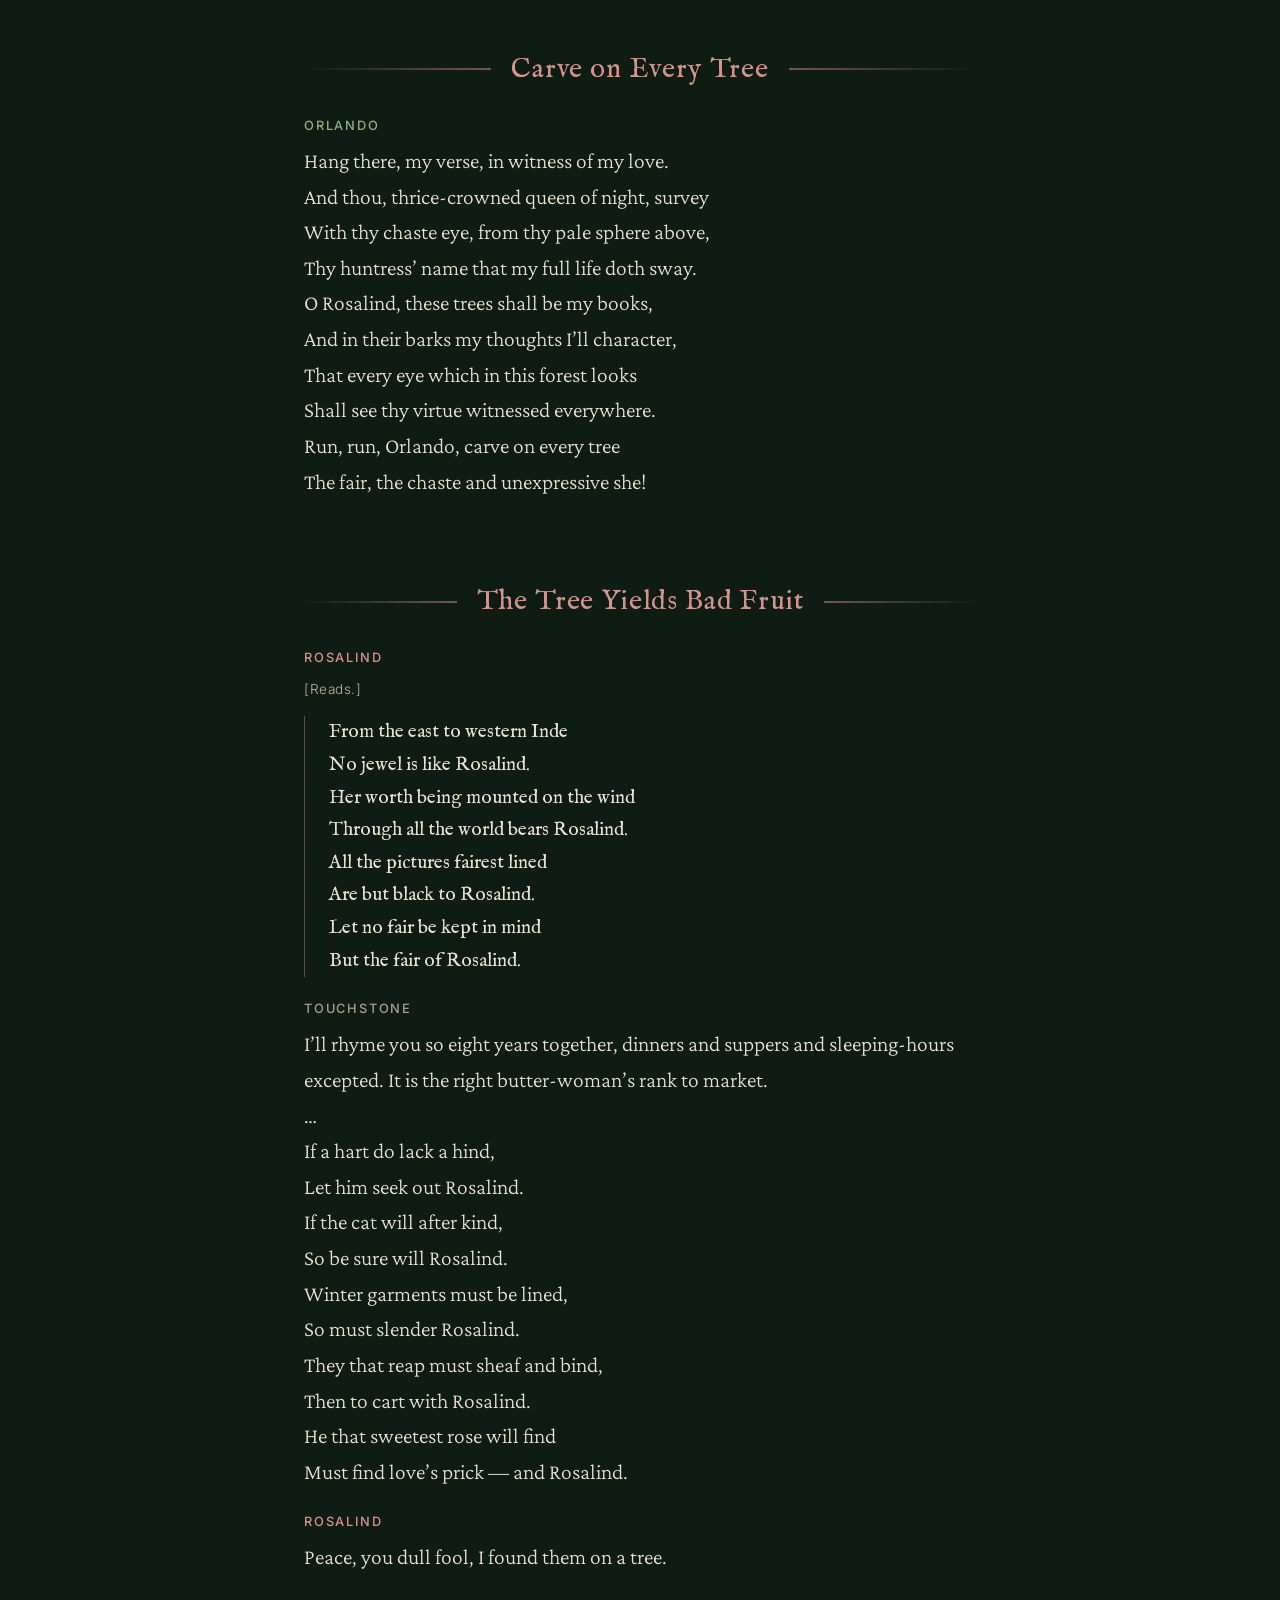
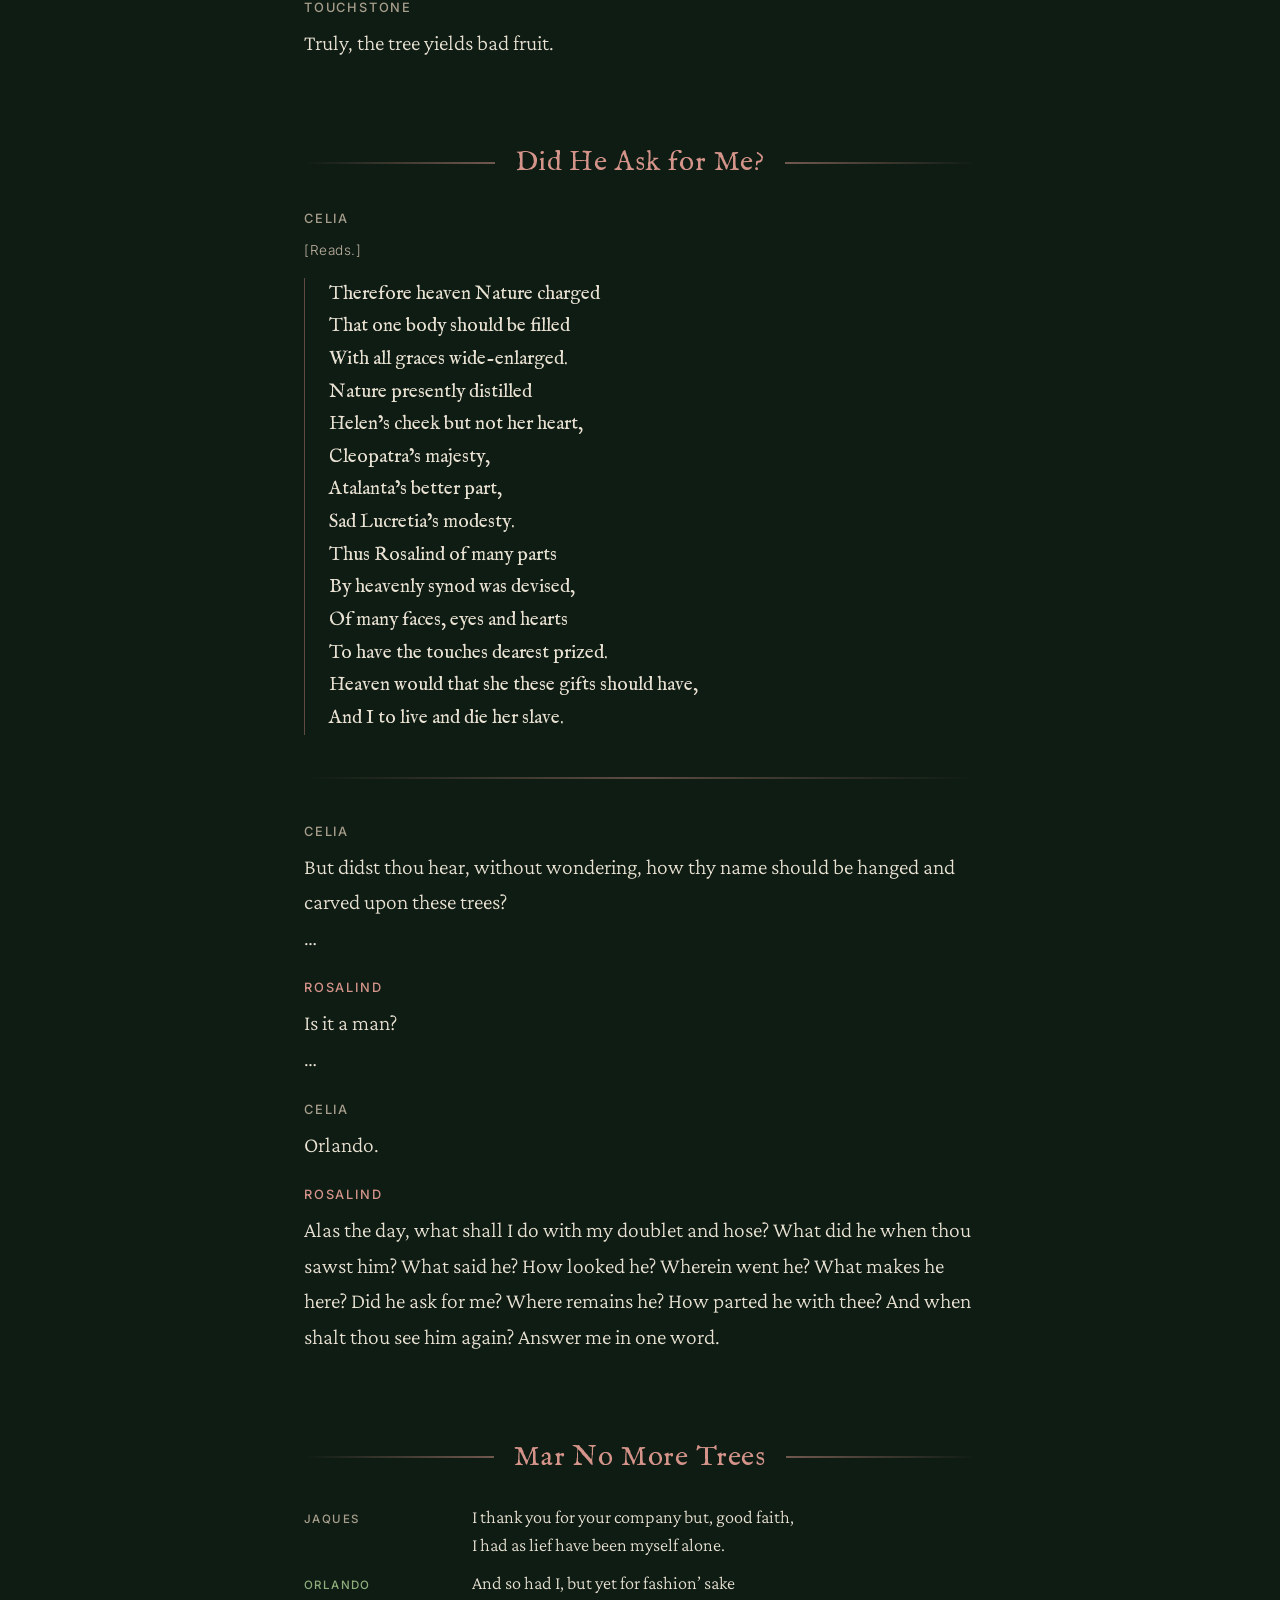
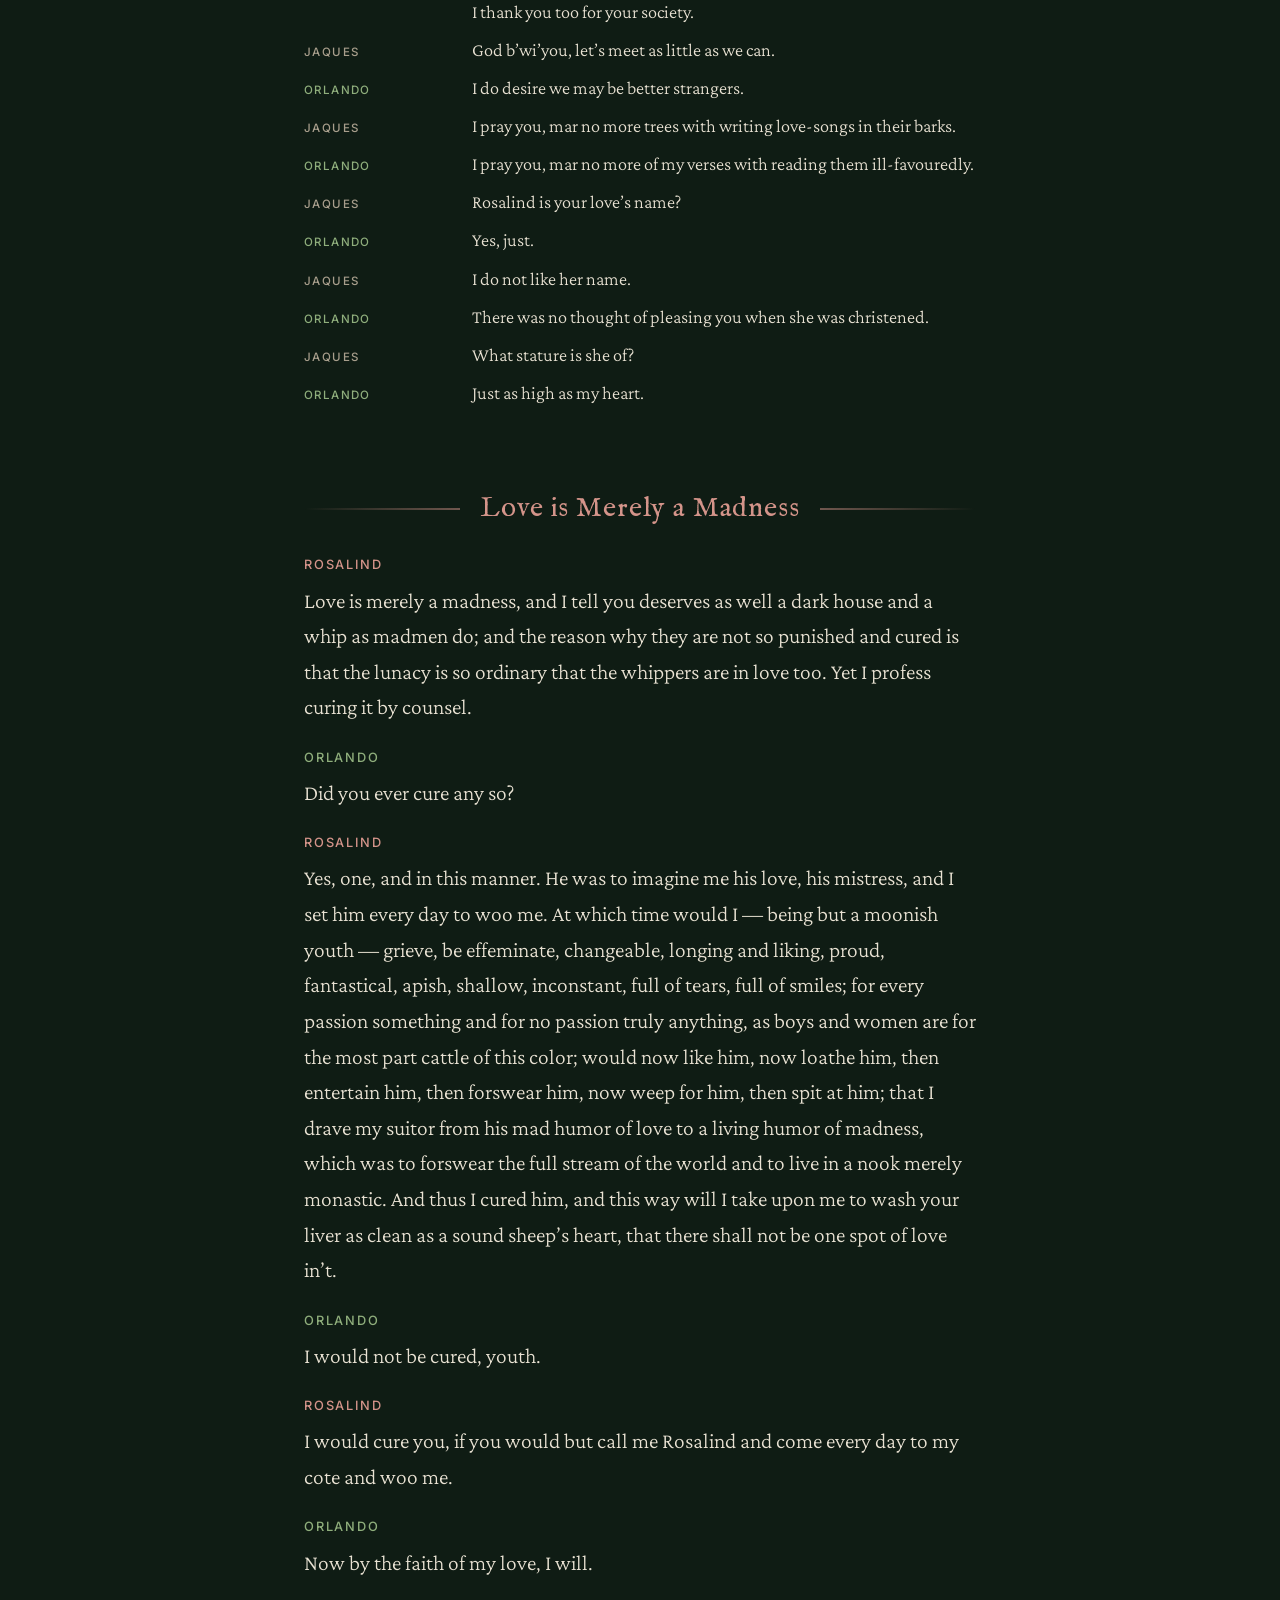
<file: murals/as-you-like-it/index.html>
<!DOCTYPE html>
<html lang="en">
<head>
    <meta charset="UTF-8">
    <meta name="viewport" content="width=device-width, initial-scale=1.0">

    <title>As You Like It</title>

    <link rel="icon" href="/favicon-32.png" sizes="32x32" type="image/png">
    <link rel="icon" href="/favicon.svg" type="image/svg+xml">

    <link href="/styles/fonts/crimson-pro/fonts.css" rel="stylesheet">
    <link href="/styles/fonts/inter/fonts.css" rel="stylesheet">
    <link href="/styles/fonts/im-fell-english/fonts.css" rel="stylesheet">
    <link href="/styles/fonts/cormorant-garamond/fonts.css" rel="stylesheet">

    <link href="/styles/colors.css" rel="stylesheet">
    <link href="/styles/skene.css" rel="stylesheet">
    <link href="/styles/footer.css" rel="stylesheet">
    <link href="/styles/mural.css" rel="stylesheet">
    <link href="/styles/play.css" rel="stylesheet">
    <link href="as-you-like-it.css" rel="stylesheet">

    <script type="module" src="/scripts/index.js"></script>
</head>
<body>

<div id="scene-a" class="scene-layer"></div>
<div id="scene-b" class="scene-layer hidden"></div>
<div class="scene-overlay"></div>

<div class="content">

    <header class="title-block">
        <nav class="stoa-eyebrow" aria-label="Site">
            <a class="stoa-link" href="/">Storied Stoa</a>
        </nav>
        <h1 class="work-title">As You Like It</h1>
        <p class="author">William Shakespeare, c. 1599</p>
    </header>

    <main class="reading">
        <section class="passage">
            <h2 class="passage-heading scene-marker" id="brothers-at-arms" data-scene="images/brothers-at-arms.webp">
                <a href="#brothers-at-arms">Brothers at Arms</a>
            </h2>

            <blockquote class="excerpt excerpt--exchange">
                <div class="exchange-line">
                    <span class="speaker-inline">Oliver</span>
                    <span class="line-inline">Now, sir, what make you here?</span>
                </div>
                <div class="exchange-line">
                    <span class="speaker-inline speaker--orlando">Orlando</span>
                    <span class="line-inline">Nothing. I am not taught to make anything.</span>
                </div>
                <div class="exchange-line">
                    <span class="speaker-inline">Oliver</span>
                    <span class="line-inline">What mar you then, sir?</span>
                </div>
                <div class="exchange-line">
                    <span class="speaker-inline speaker--orlando">Orlando</span>
                    <span class="line-inline">Marry, sir, I am helping you to mar that which God made, a poor unworthy brother of yours, with idleness.
                        …</span>
                </div>
                <div class="exchange-line">
                    <span class="speaker-inline">Adam</span>
                    <span class="line-inline">Sweet masters, be patient. For your father’s remembrance, be at accord.</span>
                </div>
                <div class="exchange-line">
                    <span class="speaker-inline">Oliver</span>
                    <span class="line-inline">Let me go, I say.</span>
                </div>
                <div class="exchange-line">
                    <span class="speaker-inline speaker--orlando">Orlando</span>
                    <span class="line-inline">I will not till I please. You shall hear me. My father charged you in his will to give me good education. You have trained me like a peasant, obscuring and hiding from me all gentleman-like qualities. The spirit of my father grows strong in me, and I will no longer endure it!</span>
                </div>
            </blockquote>
        </section>

        <section class="passage">
            <h2 class="passage-heading scene-marker" id="no-news-but-the-old-news" data-scene="images/no-news-but-the-old-news.webp">
                <a href="#no-news-but-the-old-news">No News, But the Old News</a>
            </h2>

            <blockquote class="excerpt">
                <p class="speaker">Charles</p>
                <p class="line">Good morrow to your worship.</p>

                <p class="speaker">Oliver</p>
                <p class="line">Good Monsieur Charles. What’s the new news at the new court?</p>

                <p class="speaker">Charles</p>
                <p class="line">There’s no news at the court, sir, but the old news: that is, the old Duke is banished by his younger brother the new Duke, and three or four loving lords have put themselves into voluntary exile with him, whose lands and revenues enrich the new Duke; therefore he gives them good leave to wander.</p>

                <p class="speaker">Oliver</p>
                <p class="line">Can you tell if Rosalind, the Duke’s daughter, be banished with her father?</p>

                <p class="speaker">Charles</p>
                <p class="line">O no; for the Duke’s daughter, her cousin, so loves her, being ever from their cradles bred together, that she would have followed her exile or have died to stay behind her. She is at the court and no less beloved of her uncle than his own daughter, and never two ladies loved as they do.</p>

                <p class="speaker">Oliver</p>
                <p class="line">Where will the old Duke live?</p>

                <p class="speaker">Charles</p>
                <p class="line">They say he is already in the Forest of Arden and a many merry men with him, and there they live like the old Robin Hood of England. They say many young gentlemen flock to him every day and fleet the time carelessly as they did in the golden world.</p>

                <p class="speaker">Oliver</p>
                <p class="line">What, you wrestle tomorrow before the new Duke?</p>

                <p class="speaker">Charles</p>
                <p class="line">Marry, do I, sir, and I came to acquaint you with a matter. I am given, sir, secretly to understand that your younger brother Orlando hath a disposition to come in disguised against me to try a fall. Tomorrow, sir, I wrestle for my credit, and he that escapes me without some broken limb shall acquit him well.</p>
            </blockquote>
        </section>

        <section class="passage">
            <h2 class="passage-heading scene-marker" id="hercules-be-thy-speed" data-scene="images/hercules-be-thy-speed.webp">
                <a href="#hercules-be-thy-speed">Hercules Be Thy Speed</a>
            </h2>

            <blockquote class="excerpt">
                <p class="speaker">Charles</p>
                <p class="line">Come, where is this young gallant that is so desirous to lie with his mother earth?</p>

                <p class="speaker speaker--orlando">Orlando</p>
                <p class="line">Ready, sir, but his will hath in it a more modest working.
                    …
                    You mean to mock me after; you should not have mocked me before. But come your ways.</p>

                <p class="speaker speaker--rosalind">Rosalind</p>
                <p class="line">Now Hercules be thy speed, young man!</p>

                <p class="speaker">Celia</p>
                <p class="line">I would I were invisible, to catch the strong fellow by the leg.</p>
                <p class="stage-direction">[Orlando and Charles wrestle.]</p>

                <p class="speaker speaker--rosalind">Rosalind</p>
                <p class="line">O excellent young man!</p>

                <p class="speaker">Celia</p>
                <p class="line">If I had a thunderbolt in mine eye I can tell who should down.</p>
                <p class="stage-direction">[Shout. Charles is thrown.]</p>
            </blockquote>

            <hr class="divider">

            <blockquote class="excerpt">
                <p class="speaker speaker--rosalind">Rosalind</p>
                <p class="line">Gentleman,</p>
                <p class="stage-direction">[giving him a chain from her neck]</p>
                <p class="line">Wear this for me — one out of suits with fortune,
                    That could give more but that her hand lacks means.
                    Shall we go, coz?</p>

                <p class="speaker">Celia</p>
                <p class="line">Ay. — Fare you well, fair gentleman.</p>

                <p class="speaker speaker--orlando">Orlando</p>
                <p class="line">Can I not say, I thank you? My better parts
                    Are all thrown down, and that which here stands up
                    Is but a quintain, a mere lifeless block.</p>

                <p class="speaker speaker--rosalind">Rosalind</p>
                <p class="line">Sir, you have wrestled well and overthrown
                    More than your enemies.
                    …</p>

                <p class="speaker speaker--orlando">Orlando</p>
                <p class="line">What passion hangs these weights upon my tongue?
                    I cannot speak to her, yet she urged conference.
                    O poor Orlando, thou art overthrown!
                    Or Charles or something weaker masters thee.</p>
            </blockquote>
        </section>

        <section class="passage">
            <h2 class="passage-heading scene-marker" id="thy-fathers-daughter" data-scene="images/thy-fathers-daughter.webp">
                <a href="#thy-fathers-daughter">Thy Father’s Daughter</a>
            </h2>

            <blockquote class="excerpt">
                <p class="speaker">Duke Frederick</p>
                <p class="line">Mistress, dispatch you with your safest haste
                    And get you from our court.</p>

                <p class="speaker speaker--rosalind">Rosalind</p>
                <p class="line">Me, uncle?</p>

                <p class="speaker">Duke Frederick</p>
                <p class="line">You, cousin.
                    Within these ten days if that thou be’st found
                    So near our public court as twenty miles,
                    Thou diest for it.</p>

                <p class="speaker speaker--rosalind">Rosalind</p>
                <p class="line">I do beseech your grace,
                    …
                    Never so much as in a thought unborn
                    Did I offend your highness.</p>

                <p class="speaker">Duke Frederick</p>
                <p class="line">Thus do all traitors.
                    If their purgation did consist in words,
                    They are as innocent as grace itself.
                    Let it suffice thee that I trust thee not.</p>

                <p class="speaker speaker--rosalind">Rosalind</p>
                <p class="line">Yet your mistrust cannot make me a traitor.
                    Tell me whereon the likelihoods depends?</p>

                <p class="speaker">Duke Frederick</p>
                <p class="line">Thou art thy father’s daughter, there’s enough.</p>
            </blockquote>
        </section>

        <section class="passage">
            <h2 class="passage-heading scene-marker" id="a-swashing-and-martial-outside" data-scene="images/swashing-and-martial-outside.webp">
                <a href="#a-swashing-and-martial-outside">A Swashing and Martial Outside</a>
            </h2>

            <blockquote class="excerpt">
                <p class="speaker speaker--rosalind">Rosalind</p>
                <p class="line">Why, whither shall we go?</p>

                <p class="speaker">Celia</p>
                <p class="line">To seek my uncle in the forest of Arden.</p>

                <p class="speaker speaker--rosalind">Rosalind</p>
                <p class="line">Alas, what danger will it be to us,
                    Maids as we are, to travel forth so far!
                    Beauty provoketh thieves sooner than gold.</p>

                <p class="speaker">Celia</p>
                <p class="line">I’ll put myself in poor and mean attire,
                    And with a kind of umber smirch my face —
                    The like do you; so shall we pass along
                    And never stir assailants.</p>

                <p class="speaker speaker--rosalind">Rosalind</p>
                <p class="line">Were it not better,
                    Because that I am more than common tall,
                    That I did suit me all points like a man?
                    A gallant curtal-axe upon my thigh,
                    A boar-spear in my hand, and in my heart,
                    Lie there what hidden woman’s fear there will,
                    We’ll have a swashing and a martial outside,
                    As many other mannish cowards have
                    That do outface it with their semblances.</p>

                <p class="speaker">Celia</p>
                <p class="line">What shall I call thee when thou art a man?</p>

                <p class="speaker speaker--rosalind">Rosalind</p>
                <p class="line">I’ll have no worse a name than Jove’s own page,
                    And therefore look you call me Ganymede.
                    But what will you be called?</p>

                <p class="speaker">Celia</p>
                <p class="line">Something that hath a reference to my state:
                    No longer Celia, but Aliena.</p>
            </blockquote>
        </section>

        <section class="passage">
            <h2 class="passage-heading scene-marker" id="sermons-in-stones" data-scene="images/sermons-in-stones.webp">
                <a href="#sermons-in-stones">Sermons in Stones</a>
            </h2>

            <blockquote class="excerpt">
                <p class="speaker">Duke Senior</p>
                <p class="line">Now my co-mates and brothers in exile,
                    Hath not old custom made this life more sweet
                    Than that of painted pomp? Are not these woods
                    More free from peril than the envious court?
                    Here feel we not the penalty of Adam,
                    The seasons’ difference — as the icy fang
                    And churlish chiding of the winter’s wind,
                    Which when it bites and blows upon my body
                    Even till I shrink with cold, I smile and say:
                    ‘This is no flattery. These are counsellors
                    That feelingly persuade me what I am.’
                    Sweet are the uses of adversity,
                    Which, like the toad, ugly and venomous,
                    Wears yet a precious jewel in his head;
                    And this our life, exempt from public haunt,
                    Finds tongues in trees, books in the running brooks,
                    Sermons in stones, and good in everything.</p>

                <p class="speaker">Amiens</p>
                <p class="line">I would not change it. Happy is your grace
                    That can translate the stubbornness of fortune
                    Into so quiet and so sweet a style.</p>
            </blockquote>
        </section>

        <section class="passage">
            <h2 class="passage-heading scene-marker" id="go-on-and-i-will-follow-thee" data-scene="images/go-on-and-i-will-follow-thee.webp">
                <a href="#go-on-and-i-will-follow-thee">Go on and I Will Follow Thee</a>
            </h2>

            <blockquote class="excerpt">
                <p class="speaker">Adam</p>
                <p class="line">Your virtues, gentle master,
                    Are sanctified and holy traitors to you.
                    O what a world is this, when what is comely
                    Envenoms him that bears it!</p>

                <p class="speaker speaker--orlando">Orlando</p>
                <p class="line">Why, what’s the matter?</p>

                <p class="speaker">Adam</p>
                <p class="line">O unhappy youth,
                    Come not within these doors! Within this roof
                    The enemy of all your graces lives.
                    Your brother &mdash;
                    …
                    Hath heard your praises, and this night he means
                    To burn the lodging where you use to lie,
                    And you within it. If he fail of that
                    He will have other means to cut you off;
                    I overheard him and his practices.
                    This is no place; this house is but a butchery.
                    Abhor it, fear it, do not enter it!</p>

                <p class="speaker speaker--orlando">Orlando</p>
                <p class="line">Why whither, Adam, wouldst thou have me go?</p>

                <p class="speaker">Adam</p>
                <p class="line">No matter whither so you come not here.</p>
            </blockquote>

            <hr class="divider">

            <blockquote class="excerpt">
                <p class="speaker">Adam</p>
                <p class="line">Master, go on and I will follow thee
                    To the last gasp with truth and loyalty,
                    From seventeen years till now almost fourscore
                    Here live I, but now live here no more.
                    At seventeen years many their fortunes seek,
                    But at fourscore it is too late a week.
                    Yet fortune cannot recompense me better
                    Than to die well and not my master’s debtor.</p>
            </blockquote>
        </section>

        <section class="passage">
            <h2 class="passage-heading scene-marker" id="all-the-worlds-a-stage" data-scene="images/all-the-worlds-a-stage.webp">
                <a href="#all-the-worlds-a-stage">All the World’s a Stage</a>
            </h2>

            <blockquote class="excerpt">
                <p class="speaker">Duke Senior</p>
                <p class="line">Thou seest we are not all alone unhappy.
                    This wide and universal theatre
                    Presents more woeful pageants than the scene
                    Wherein we play in.</p>

                <p class="speaker">Jaques</p>
                <p class="line">All the world’s a stage,
                    And all the men and women merely players.
                    They have their exits and their entrances,
                    And one man in his time plays many parts,
                    His acts being seven ages. At first the infant,
                    Mewling and puking in the nurse’s arms;
                    Then the whining schoolboy, with his satchel
                    And shining morning face, creeping like the snail
                    Unwillingly to school; and then the lover,
                    Sighing like furnace, with a woeful ballad
                    Made to his mistress’ eyebrow; then a soldier,
                    Full of strange oaths and bearded like the pard,
                    Jealous in honour, sudden and quick in quarrel,
                    Seeking the bubble reputation
                    Even in the cannon’s mouth; and then the justice,
                    In fair round belly with good capon lined,
                    With eyes severe and beard of formal cut,
                    Full of wise saws and modern instances;
                    And so he plays his part. The sixth age shifts
                    Into the lean and slippered pantaloon,
                    With spectacles on nose and pouch on side,
                    His youthful hose well saved, a world too wide
                    For his shrunk shank, and his big manly voice,
                    Turning again toward childish treble, pipes
                    And whistles in his sound. Last scene of all,
                    That ends this strange eventful history,
                    Is second childishness and mere oblivion,
                    Sans teeth, sans eyes, sans taste, sans everything.</p>
            </blockquote>
        </section>

        <section class="passage">
            <h2 class="passage-heading scene-marker" id="unto-the-green-holly" data-scene="images/unto-the-green-holly.webp">
                <a href="#unto-the-green-holly">Unto the Green Holly</a>
            </h2>

            <blockquote class="excerpt">
                <p class="speaker">Duke Senior</p>
                <p class="line">Welcome. Set down your venerable burden
                    And let him feed.</p>

                <p class="speaker speaker--orlando">Orlando</p>
                <p class="line">I thank you most for him.</p>

                <p class="speaker">Adam</p>
                <p class="line">So had you need;
                    I scarce can speak to thank you for myself.</p>

                <p class="speaker">Duke Senior</p>
                <p class="line">Welcome, fall to. I will not trouble you
                    As yet to question you about your fortunes.
                    Give us some music, and good cousin, sing.</p>

                <div class="song">
                    <p class="speaker">Amiens</p>
                    <p class="line">Blow, blow thou winter wind,
                        Thou art not so unkind
                        As man’s ingratitude.
                        Thy tooth is not so keen
                        Because thou art not seen,
                        Although thy breath be rude.
                        Hey-ho, sing hey-ho, unto the green holly.
                        Most friendship is feigning, most loving mere folly.
                        Then hey-ho, the holly!
                        This life is most jolly.</p>
                </div>
            </blockquote>
        </section>

        <section class="passage">
            <h2 class="passage-heading scene-marker" id="carve-on-every-tree" data-scene="images/carve-on-every-tree.webp">
                <a href="#carve-on-every-tree">Carve on Every Tree</a>
            </h2>

            <blockquote class="excerpt">
                <p class="speaker speaker--orlando">Orlando</p>
                <p class="line">Hang there, my verse, in witness of my love.
                    And thou, thrice-crowned queen of night, survey
                    With thy chaste eye, from thy pale sphere above,
                    Thy huntress’ name that my full life doth sway.
                    O Rosalind, these trees shall be my books,
                    And in their barks my thoughts I’ll character,
                    That every eye which in this forest looks
                    Shall see thy virtue witnessed everywhere.
                    Run, run, Orlando, carve on every tree
                    The fair, the chaste and unexpressive she!</p>
            </blockquote>
        </section>

        <section class="passage">
            <h2 class="passage-heading scene-marker" id="the-tree-yields-bad-fruit" data-scene="images/the-tree-yields-bad-fruit.webp">
                <a href="#the-tree-yields-bad-fruit">The Tree Yields Bad Fruit</a>
            </h2>

            <blockquote class="excerpt">
                <p class="speaker speaker--rosalind">Rosalind</p>
                <p class="stage-direction">[Reads.]</p>
                <p class="line line--written">From the east to western Inde
                    No jewel is like Rosalind.
                    Her worth being mounted on the wind
                    Through all the world bears Rosalind.
                    All the pictures fairest lined
                    Are but black to Rosalind.
                    Let no fair be kept in mind
                    But the fair of Rosalind.</p>

                <p class="speaker">Touchstone</p>
                <p class="line">I’ll rhyme you so eight years together, dinners and suppers and sleeping-hours excepted. It is the right butter-woman’s rank to market.
                    …
                    If a hart do lack a hind,
                    Let him seek out Rosalind.
                    If the cat will after kind,
                    So be sure will Rosalind.
                    Winter garments must be lined,
                    So must slender Rosalind.
                    They that reap must sheaf and bind,
                    Then to cart with Rosalind.
                    He that sweetest rose will find
                    Must find love’s prick — and Rosalind.</p>

                <p class="speaker speaker--rosalind">Rosalind</p>
                <p class="line">Peace, you dull fool, I found them on a tree.</p>

                <p class="speaker">Touchstone</p>
                <p class="line">Truly, the tree yields bad fruit.</p>
            </blockquote>
        </section>

        <section class="passage">
            <h2 class="passage-heading scene-marker" id="did-he-ask-for-me" data-scene="images/did-he-ask-for-me.webp">
                <a href="#did-he-ask-for-me">Did He Ask for Me?</a>
            </h2>

            <blockquote class="excerpt">
                <p class="speaker">Celia</p>
                <p class="stage-direction">[Reads.]</p>
                <p class="line line--written">Therefore heaven Nature charged
                    That one body should be filled
                    With all graces wide-enlarged.
                    Nature presently distilled
                    Helen’s cheek but not her heart,
                    Cleopatra’s majesty,
                    Atalanta’s better part,
                    Sad Lucretia’s modesty.
                    Thus Rosalind of many parts
                    By heavenly synod was devised,
                    Of many faces, eyes and hearts
                    To have the touches dearest prized.
                    Heaven would that she these gifts should have,
                    And I to live and die her slave.
                </p>

            </blockquote>

            <hr class="divider">

            <blockquote class="excerpt">
                <p class="speaker">Celia</p>
                <p class="line">But didst thou hear, without wondering, how thy name should be hanged and carved upon these trees?
                    …</p>

                <p class="speaker speaker--rosalind">Rosalind</p>
                <p class="line">Is it a man?
                    …</p>

                <p class="speaker">Celia</p>
                <p class="line">Orlando.</p>

                <p class="speaker speaker--rosalind">Rosalind</p>
                <p class="line">Alas the day, what shall I do with my doublet and hose? What did he when thou sawst him? What said he? How looked he? Wherein went he? What makes he here? Did he ask for me? Where remains he? How parted he with thee? And when shalt thou see him again? Answer me in one word.</p>
            </blockquote>
        </section>

        <section class="passage">
            <h2 class="passage-heading scene-marker" id="mar-no-more-trees" data-scene="images/mar-no-more-trees.webp">
                <a href="#mar-no-more-trees">Mar No More Trees</a>
            </h2>

            <blockquote class="excerpt excerpt--exchange">
                <div class="exchange-line">
                    <span class="speaker-inline">Jaques</span>
                    <span class="line-inline">I thank you for your company but, good faith,
                        I had as lief have been myself alone.</span>
                </div>
                <div class="exchange-line">
                    <span class="speaker-inline speaker--orlando">Orlando</span>
                    <span class="line-inline">And so had I, but yet for fashion’ sake
                        I thank you too for your society.</span>
                </div>
                <div class="exchange-line">
                    <span class="speaker-inline">Jaques</span>
                    <span class="line-inline">God b’wi’you, let’s meet as little as we can.</span>
                </div>
                <div class="exchange-line">
                    <span class="speaker-inline speaker--orlando">Orlando</span>
                    <span class="line-inline">I do desire we may be better strangers.</span>
                </div>
                <div class="exchange-line">
                    <span class="speaker-inline">Jaques</span>
                    <span class="line-inline">I pray you, mar no more trees with writing love-songs in their barks.</span>
                </div>
                <div class="exchange-line">
                    <span class="speaker-inline speaker--orlando">Orlando</span>
                    <span class="line-inline">I pray you, mar no more of my verses with reading them ill-favouredly.</span>
                </div>
                <div class="exchange-line">
                    <span class="speaker-inline">Jaques</span>
                    <span class="line-inline">Rosalind is your love’s name?</span>
                </div>
                <div class="exchange-line">
                    <span class="speaker-inline speaker--orlando">Orlando</span>
                    <span class="line-inline">Yes, just.</span>
                </div>
                <div class="exchange-line">
                    <span class="speaker-inline">Jaques</span>
                    <span class="line-inline">I do not like her name.</span>
                </div>
                <div class="exchange-line">
                    <span class="speaker-inline speaker--orlando">Orlando</span>
                    <span class="line-inline">There was no thought of pleasing you when she was christened.</span>
                </div>
                <div class="exchange-line">
                    <span class="speaker-inline">Jaques</span>
                    <span class="line-inline">What stature is she of?</span>
                </div>
                <div class="exchange-line">
                    <span class="speaker-inline speaker--orlando">Orlando</span>
                    <span class="line-inline">Just as high as my heart.</span>
                </div>
            </blockquote>
        </section>

        <section class="passage">
            <h2 class="passage-heading scene-marker" id="love-is-merely-a-madness" data-scene="images/love-is-merely-a-madness.webp">
                <a href="#love-is-merely-a-madness">Love is Merely a Madness</a>
            </h2>

            <blockquote class="excerpt">
                <p class="speaker speaker--rosalind">Rosalind</p>
                <p class="line">Love is merely a madness, and I tell you deserves as well a dark house and a whip as madmen do; and the reason why they are not so punished and cured is that the lunacy is so ordinary that the whippers are in love too. Yet I profess curing it by counsel.</p>

                <p class="speaker speaker--orlando">Orlando</p>
                <p class="line">Did you ever cure any so?</p>

                <p class="speaker speaker--rosalind">Rosalind</p>
                <p class="line">Yes, one, and in this manner. He was to imagine me his love, his mistress, and I set him every day to woo me. At which time would I — being but a moonish youth — grieve, be effeminate, changeable, longing and liking, proud, fantastical, apish, shallow, inconstant, full of tears, full of smiles; for every passion something and for no passion truly anything, as boys and women are for the most part cattle of this color; would now like him, now loathe him, then entertain him, then forswear him, now weep for him, then spit at him; that I drave my suitor from his mad humor of love to a living humor of madness, which was to forswear the full stream of the world and to live in a nook merely monastic. And thus I cured him, and this way will I take upon me to wash your liver as clean as a sound sheep’s heart, that there shall not be one spot of love in’t.</p>

                <p class="speaker speaker--orlando">Orlando</p>
                <p class="line">I would not be cured, youth.</p>

                <p class="speaker speaker--rosalind">Rosalind</p>
                <p class="line">I would cure you, if you would but call me Rosalind and come every day to my cote and woo me.</p>

                <p class="speaker speaker--orlando">Orlando</p>
                <p class="line">Now by the faith of my love, I will.</p>
            </blockquote>
        </section>

        <section class="passage">
            <h2 class="passage-heading scene-marker" id="a-pageant-truly-played" data-scene="images/a-pageant-truly-played.webp">
                <a href="#a-pageant-truly-played">A Pageant Truly Played</a>
            </h2>

            <blockquote class="excerpt">
                <p class="speaker">Corin</p>
                <p class="line">If you will see a pageant truly played
                    Between the pale complexion of true love
                    And the red glow of scorn and proud disdain,
                    …</p>

                <p class="speaker speaker--rosalind">Rosalind</p>
                <p class="line">Bring us to this sight, and you shall say
                    I’ll prove a busy actor in their play.</p>
            </blockquote>

            <hr class="divider">

            <blockquote class="excerpt">
                <p class="speaker">Silvius</p>
                <p class="line">Sweet Phoebe, do not scorn me, do not, Phoebe.
                    Say that you love me not, but say not so
                    In bitterness.
                    …</p>

                <p class="speaker">Phoebe</p>
                <p class="line">Thou tell’st me there is murder in mine eye.
                    ’Tis pretty, sure, and very probable
                    That eyes, that are the frail’st and softest things,
                    Who shut their coward gates on atomies,
                    Should be called tyrants, butchers, murderers.
                    Now I do frown on thee with all my heart,
                    And if mine eyes can wound, now let them kill thee.
                    Now counterfeit to swoon — why now fall down!</p>
            </blockquote>

            <hr class="divider">

            <blockquote class="excerpt">
                <p class="speaker speaker--rosalind">Rosalind</p>
                <p class="line">But, mistress, know yourself. Down on your knees,
                    And thank heaven, fasting, for a good man’s love;
                    For I must tell you friendly in your ear:
                    Sell when you can, you are not for all markets.
                    …</p>

                <p class="speaker">Phoebe</p>
                <p class="line">Sweet youth, I pray you chide a year together!
                    I had rather hear you chide than this man woo.
                    …</p>

                <p class="speaker speaker--rosalind">Rosalind</p>
                <p class="line">I pray you do not fall in love with me,
                    For I am falser than vows made in wine.
                    …</p>

                <p class="speaker">Phoebe</p>
                <p class="line">Dead shepherd, now I find thy saw of might:
                    ‘Who ever loved, that loved not at first sight?’</p>
            </blockquote>
        </section>

        <section class="passage">
            <h2 class="passage-heading scene-marker" id="a-melancholy-fellow" data-scene="images/a-melancholy-fellow.webp">
                <a href="#a-melancholy-fellow">A Melancholy Fellow</a>
            </h2>

            <blockquote class="excerpt">
                <p class="speaker speaker--rosalind">Rosalind</p>
                <p class="line">They say you are a melancholy fellow.</p>

                <p class="speaker">Jaques</p>
                <p class="line">I am so; I do love it better than laughing.</p>

                <p class="speaker speaker--rosalind">Rosalind</p>
                <p class="line">Those that are in extremity of either are abominable fellows and betray themselves to every modern censure worse than drunkards.</p>

                <p class="speaker">Jaques</p>
                <p class="line">Why, ’tis good to be sad and say nothing.</p>

                <p class="speaker speaker--rosalind">Rosalind</p>
                <p class="line">Why then, ’tis good to be a post.</p>

                <p class="speaker">Jaques</p>
                <p class="line">I have neither the scholar’s melancholy, which is emulation; nor the musician’s, which is fantastical; nor the courtier’s, which is proud; nor the soldier’s, which is ambitious; nor the lawyer’s, which is politic; nor the lady’s, which is nice; nor the lover’s, which is all these; but it is a melancholy of mine own, compounded of many simples, extracted from many objects, and indeed the sundry contemplation of my travels, in which my often rumination wraps me in a most humorous sadness.</p>

                <p class="speaker speaker--rosalind">Rosalind</p>
                <p class="line">A traveller! By my faith, you have great reason to be sad. I fear you have sold your own lands to see other men’s. Then to have seen much and to have nothing is to have rich eyes and poor hands.</p>

                <p class="speaker">Jaques</p>
                <p class="line">Yes, I have gained my experience.</p>

                <p class="speaker speaker--rosalind">Rosalind</p>
                <p class="line">And your experience makes you sad. I had rather have a fool to make me merry than experience to make me sad — and to travel for it too.</p>
            </blockquote>
        </section>

        <section class="passage">
            <h2 class="passage-heading scene-marker" id="a-mock-wedding" data-scene="images/a-mock-wedding.webp">
                <a href="#a-mock-wedding">A Mock Wedding</a>
            </h2>

            <blockquote class="excerpt">
                <p class="speaker speaker--rosalind">Rosalind</p>
                <p class="line">Am not I your Rosalind?</p>

                <p class="speaker speaker--orlando">Orlando</p>
                <p class="line">I take some joy to say you are because I would be talking of her.</p>

                <p class="speaker speaker--rosalind">Rosalind</p>
                <p class="line">Well, in her person, I say I will not have you.</p>

                <p class="speaker speaker--orlando">Orlando</p>
                <p class="line">Then, in mine own person, I die.</p>

                <p class="speaker speaker--rosalind">Rosalind</p>
                <p class="line">No, faith, die by attorney. The poor world is almost six thousand years old, and in all this time there was not any man died in his own person (videlicet, in a love-cause). Troilus had his brains dashed out with a Grecian club, yet he did what he could to die before, and he is one of the patterns of love. Leander, he would have lived many a fair year though Hero had turned nun, if it had not been for a hot midsummer night; for, good youth, he went but forth to wash him in the Hellespont and, being taken with the cramp, was drowned, and the foolish chroniclers of that age found it was Hero of Sestos. But these are all lies. Men have died from time to time and worms have eaten them, but not for love.</p>

                <p class="speaker speaker--orlando">Orlando</p>
                <p class="line">I would not have my right Rosalind of this mind, for I protest her frown might kill me.</p>
            </blockquote>

            <hr class="divider">

            <blockquote class="excerpt excerpt--exchange">
                <div class="exchange-line">
                    <span class="speaker-inline speaker--rosalind">Rosalind</span>
                    <span class="line-inline">Come, sister, you shall be the priest and marry us. What do you say, sister?</span>
                </div>
                <div class="exchange-line">
                    <span class="speaker-inline speaker--orlando">Orlando</span>
                    <span class="line-inline">Pray thee, marry us.</span>
                </div>
                <div class="exchange-line">
                    <span class="speaker-inline">Celia</span>
                    <span class="line-inline">I cannot say the words.</span>
                </div>
                <div class="exchange-line">
                    <span class="speaker-inline speaker--rosalind">Rosalind</span>
                    <span class="line-inline">You must begin: ‘Will you, Orlando —’</span>
                </div>
                <div class="exchange-line">
                    <span class="speaker-inline">Celia</span>
                    <span class="line-inline">Go to. — Will you, Orlando, have to wife this Rosalind?</span>
                </div>
                <div class="exchange-line">
                    <span class="speaker-inline speaker--orlando">Orlando</span>
                    <span class="line-inline">I will.</span>
                </div>
                <div class="exchange-line">
                    <span class="speaker-inline speaker--rosalind">Rosalind</span>
                    <span class="line-inline">Ay, but when?</span>
                </div>
                <div class="exchange-line">
                    <span class="speaker-inline speaker--orlando">Orlando</span>
                    <span class="line-inline">Why now, as fast as she can marry us.</span>
                </div>
            </blockquote>

            <hr class="divider">

            <blockquote class="excerpt">
                <p class="speaker speaker--rosalind">Rosalind</p>
                <p class="line">Now tell me how long you would have her after you have possessed her?</p>

                <p class="speaker speaker--orlando">Orlando</p>
                <p class="line">For ever and a day.</p>

                <p class="speaker speaker--rosalind">Rosalind</p>
                <p class="line">Say ‘a day’ without the ‘ever’. No, no, Orlando, men are April when they woo, December when they wed. Maids are May when they are maids, but the sky changes when they are wives. I will be more jealous of thee than a Barbary cock-pigeon over his hen, more clamorous than a parrot against rain, more new-fangled than an ape, more giddy in my desires than a monkey. I will weep for nothing, like Diana in the fountain, and I will do that when you are disposed to be merry. I will laugh like a hyena, and that when thou art inclined to sleep.</p>

                <p class="speaker speaker--orlando">Orlando</p>
                <p class="line">But will my Rosalind do so?</p>

                <p class="speaker speaker--rosalind">Rosalind</p>
                <p class="line">By my life, she will do as I do.</p>

                <p class="speaker speaker--orlando">Orlando</p>
                <p class="line">O, but she is wise.</p>

                <p class="speaker speaker--rosalind">Rosalind</p>
                <p class="line">Or else she could not have the wit to do this — the wiser, the waywarder. Make the doors upon a woman’s wit and it will out at the casement. Shut that and ’twill out at the keyhole. Stop that, ’twill fly with the smoke out at the chimney.</p>

                <p class="speaker speaker--orlando">Orlando</p>
                <p class="line">A man that had a wife with such a wit, he might say, ‘Wit, whither wilt?’</p>
            </blockquote>
        </section>

        <section class="passage">
            <h2 class="passage-heading scene-marker" id="can-a-woman-rail-thus" data-scene="images/can-a-woman-rail-thus.webp">
                <a href="#can-a-woman-rail-thus">Can a Woman Rail Thus?</a>
            </h2>

            <blockquote class="excerpt">
                <p class="speaker">Silvius</p>
                <p class="line">My errand is to you, fair youth,
                    My gentle Phoebe did bid me give you this.
                    …</p>

                <p class="speaker speaker--rosalind">Rosalind</p>
                <p class="line">She Phoebes me. Mark how the tyrant writes.</p>
                <p class="stage-direction">[Reads.]</p>
                <p class="line line--written">Art thou god to shepherd turned,
                    That a maiden’s heart hath burned?</p>
                <p class="line">Can a woman rail thus?</p>

                <p class="speaker">Silvius</p>
                <p class="line">Call you this railing?</p>

                <p class="speaker speaker--rosalind">Rosalind</p>
                <p class="stage-direction">[Reads.]</p>
                <p class="line line--written">Why, thy godhead laid apart,
                    Warr’st thou with a woman’s heart?</p>
                <p class="line">Did you ever hear such railing?</p>
                <p class="line line--written">Whiles the eye of man did woo me,
                    That could do no vengeance to me,</p>
                <p class="line">Meaning me a beast.</p>
                <p class="line line--written">If the scorn of your bright eyne
                    Have power to raise such love in mine,
                    Alack, in me what strange effect
                    Would they work in mild aspect?
                    Whiles you chid me, I did love,
                    How then might your prayers move?
                    He that brings this love to thee
                    Little knows this love in me;
                    And by him seal up thy mind,
                    Whether that thy youth and kind
                    Will the faithful offer take
                    Of me, and all that I can make,
                    Or else by him my love deny,
                    And then I’ll study how to die.</p>

                <p class="speaker">Silvius</p>
                <p class="line">Call you this chiding?</p>

                <p class="speaker">Celia</p>
                <p class="line">Alas, poor shepherd.</p>

                <p class="speaker speaker--rosalind">Rosalind</p>
                <p class="line">Do you pity him? No, he deserves no pity. — Wilt thou love such a woman? What, to make thee an instrument and play false strains upon thee? Not to be endured! Well, go your way to her, for I see love hath made thee a tame snake, and say this to her: that if she love me, I charge her to love thee. If she will not, I will never have her unless thou entreat for her.</p>
            </blockquote>
        </section>

        <section class="passage">
            <h2 class="passage-heading scene-marker" id="the-bloody-napkin" data-scene="images/the-bloody-napkin.webp">
                <a href="#the-bloody-napkin">The Bloody Napkin</a>
            </h2>

            <blockquote class="excerpt">
                <p class="speaker">Oliver</p>
                <p class="line">When last the young Orlando parted from you,
                    He left a promise to return again
                    Within an hour, and pacing through the forest,
                    Chewing the food of sweet and bitter fancy,
                    Lo, what befell.
                    …
                    A wretched ragged man, o’ergrown with hair,
                    Lay sleeping on his back;
                    …
                    A lioness, with udders all drawn dry,
                    Lay couching, head on ground, with catlike watch
                    When that the sleeping man should stir. For ’tis
                    The royal disposition of that beast
                    To prey on nothing that doth seem as dead.
                    This seen, Orlando did approach the man
                    And found it was his brother, his elder brother.
                    …</p>

                <p class="speaker speaker--rosalind">Rosalind</p>
                <p class="line">But to Orlando: did he leave him there,
                    Food to the sucked and hungry lioness?</p>

                <p class="speaker">Oliver</p>
                <p class="line">Twice did he turn his back and purposed so;
                    But kindness, nobler ever than revenge,
                    And nature, stronger than his just occasion,
                    Made him give battle to the lioness,
                    Who quickly fell before him, in which hurtling
                    From miserable slumber I awaked.</p>

                <p class="speaker">Celia</p>
                <p class="line">Are you his brother?</p>

                <p class="speaker speaker--rosalind">Rosalind</p>
                <p class="line">Was’t you he rescued?</p>

                <p class="speaker">Celia</p>
                <p class="line">Was’t you that did so oft contrive to kill him?</p>

                <p class="speaker">Oliver</p>
                <p class="line">’Twas I, but ’tis not I. I do not shame
                    To tell you what I was, since my conversion
                    So sweetly tastes, being the thing I am.</p>

                <p class="speaker speaker--rosalind">Rosalind</p>
                <p class="line">But for the bloody napkin?</p>

                <p class="speaker">Oliver</p>
                <p class="line">…
                    I’brief, he led me to the gentle Duke
                    Who gave me fresh array and entertainment,
                    Committing me unto my brother’s love,
                    Who led me instantly unto his cave;
                    There stripped himself and here, upon his arm,
                    The lioness had torn some flesh away;
                    Which all this while had bled. And now he fainted,
                    And cried in fainting upon Rosalind.
                    Brief, I recovered him, bound up his wound,
                    And after some small space, being strong at heart,
                    He sent me hither, stranger as I am,
                    To tell this story, that you might excuse
                    His broken promise; and to give this napkin,
                    Dyed in his blood, unto the shepherd youth
                    That he in sport doth call his Rosalind.</p>
                <p class="stage-direction">[Rosalind faints.]</p>
            </blockquote>

            <hr class="divider">

            <blockquote class="excerpt">
                <p class="speaker">Oliver</p>
                <p class="line">Be of good cheer, youth. You a man? You lack a man’s heart.</p>

                <p class="speaker speaker--rosalind">Rosalind</p>
                <p class="line">I do so, I confess it. Ah, sirrah, a body would think this was well counterfeited. I pray you tell your brother how well I counterfeited. Heigh-ho —</p>

                <p class="speaker">Oliver</p>
                <p class="line">This was not counterfeit: there is too great testimony in your complexion that it was a passion of earnest.</p>

                <p class="speaker speaker--rosalind">Rosalind</p>
                <p class="line">Counterfeit, I assure you.</p>

                <p class="speaker">Oliver</p>
                <p class="line">Well then, take a good heart, and counterfeit to be a man.</p>

                <p class="speaker speaker--rosalind">Rosalind</p>
                <p class="line">So I do. But i’faith, I should have been a woman by right.</p>
            </blockquote>
        </section>

        <section class="passage">
            <h2 class="passage-heading scene-marker" id="the-very-wrath-of-love" data-scene="images/the-very-wrath-of-love.webp">
                <a href="#the-very-wrath-of-love">The Very Wrath of Love</a>
            </h2>

            <blockquote class="excerpt">
                <p class="speaker speaker--rosalind">Rosalind</p>
                <p class="line">O my dear Orlando, how it grieves me to see thee wear thy heart in a scarf!</p>

                <p class="speaker speaker--orlando">Orlando</p>
                <p class="line">It is my arm.</p>

                <p class="speaker speaker--rosalind">Rosalind</p>
                <p class="line">I thought thy heart had been wounded with the claws of a lion.</p>

                <p class="speaker speaker--orlando">Orlando</p>
                <p class="line">Wounded it is, but with the eyes of a lady.</p>

                <p class="speaker speaker--rosalind">Rosalind</p>
                <p class="line">Did your brother tell you how I counterfeited to swoon when he showed me your handkerchief?</p>

                <p class="speaker speaker--orlando">Orlando</p>
                <p class="line">Ay, and greater wonders than that.</p>

                <p class="speaker speaker--rosalind">Rosalind</p>
                <p class="line">O, I know where you are. Nay, ’tis true. There was never anything so sudden but the fight of two rams, and Caesar’s thrasonical brag of ‘I came, saw and overcame.’ For your brother and my sister no sooner met but they looked; no sooner looked but they loved; no sooner loved but they sighed; no sooner sighed but they asked one another the reason; no sooner knew the reason but they sought the remedy; and in these degrees have they made a pair of stairs to marriage, which they will climb incontinent or else be incontinent before marriage. They are in the very wrath of love and they will together. Clubs cannot part them.</p>

                <p class="speaker speaker--orlando">Orlando</p>
                <p class="line">They shall be married tomorrow, and I will bid the Duke to the nuptial. But O, how bitter a thing it is to look into happiness through another man’s eyes!
                    …</p>

                <p class="speaker speaker--rosalind">Rosalind</p>
                <p class="line">Believe then, if you please, that I can do strange things. I have since I was three year old conversed with a magician, most profound in his art and yet not damnable. If you do love Rosalind so near the heart as your gesture cries it out, when your brother marries Aliena shall you marry her.</p>
            </blockquote>

            <hr class="divider">

            <blockquote class="excerpt excerpt--exchange">
                <div class="exchange-line">
                    <span class="speaker-inline">Phoebe</span>
                    <span class="line-inline">Good shepherd, tell this youth what ’tis to love.</span>
                </div>
                <div class="exchange-line">
                    <span class="speaker-inline">Silvius</span>
                    <span class="line-inline">It is to be all made of sighs and tears, and so am I for Phoebe.</span>
                </div>
                <div class="exchange-line">
                    <span class="speaker-inline">Phoebe</span>
                    <span class="line-inline">And I for Ganymede.</span>
                </div>
                <div class="exchange-line">
                    <span class="speaker-inline speaker--orlando">Orlando</span>
                    <span class="line-inline">And I for Rosalind.</span>
                </div>
                <div class="exchange-line">
                    <span class="speaker-inline speaker--rosalind">Rosalind</span>
                    <span class="line-inline">And I for no woman.</span>
                </div>
                <div class="exchange-line">
                    <span class="speaker-inline">Silvius</span>
                    <span class="line-inline">It is to be all made of faith and service,
                        And so am I for Phoebe.</span>
                </div>
                <div class="exchange-line">
                    <span class="speaker-inline">Phoebe</span>
                    <span class="line-inline">And I for Ganymede.</span>
                </div>
                <div class="exchange-line">
                    <span class="speaker-inline speaker--orlando">Orlando</span>
                    <span class="line-inline">And I for Rosalind.</span>
                </div>
                <div class="exchange-line">
                    <span class="speaker-inline speaker--rosalind">Rosalind</span>
                    <span class="line-inline">And I for no woman.</span>
                </div>
                <div class="exchange-line">
                    <span class="speaker-inline">Silvius</span>
                    <span class="line-inline">It is to be all made of fantasy,
                        All made of passion, and all made of wishes,
                        All adoration, duty and observance,
                        All humbleness, all patience and impatience,
                        All purity, all trial, all obedience,
                        And so am I for Phoebe.</span>
                </div>
                <div class="exchange-line">
                    <span class="speaker-inline">Phoebe</span>
                    <span class="line-inline">And so am I for Ganymede.</span>
                </div>
                <div class="exchange-line">
                    <span class="speaker-inline speaker--orlando">Orlando</span>
                    <span class="line-inline">And so am I for Rosalind.</span>
                </div>
                <div class="exchange-line">
                    <span class="speaker-inline speaker--rosalind">Rosalind</span>
                    <span class="line-inline">And so am I for no woman.</span>
                </div>
            </blockquote>
        </section>

        <section class="passage">
            <h2 class="passage-heading scene-marker" id="the-compact" data-scene="images/the-compact.webp">
                <a href="#the-compact">The Compact</a>
            </h2>

            <blockquote class="excerpt">
                <p class="speaker">Duke Senior</p>
                <p class="line">Dost thou believe, Orlando, that the boy
                    Can do all this that he hath promised?</p>

                <p class="speaker speaker--orlando">Orlando</p>
                <p class="line">I sometimes do believe and sometimes do not,
                    As those that fear hope, and know to fear.</p>

                <p class="speaker speaker--rosalind">Rosalind</p>
                <p class="line">Patience once more while our compact is urged.</p>
                <p class="stage-direction">[to Duke Senior]</p>
                <p class="line">You say if I bring in your Rosalind
                    You will bestow her on Orlando here?</p>

                <p class="speaker">Duke Senior</p>
                <p class="line">That would I, had I kingdoms to give with her.</p>

                <p class="speaker speaker--rosalind">Rosalind</p>
                <p class="stage-direction">[to Orlando]</p>
                <p class="line">And you will have her when I bring her?</p>

                <p class="speaker speaker--orlando">Orlando</p>
                <p class="line">That would I, were I of all kingdoms king.</p>

                <p class="speaker speaker--rosalind">Rosalind</p>
                <p class="stage-direction">[to Phoebe]</p>
                <p class="line">You say you’ll marry me if I be willing?</p>

                <p class="speaker">Phoebe</p>
                <p class="line">That I will, should I die the hour after.</p>

                <p class="speaker speaker--rosalind">Rosalind</p>
                <p class="line">But if you do refuse to marry me
                    You’ll give yourself to this most faithful shepherd?</p>

                <p class="speaker">Phoebe</p>
                <p class="line">So is the bargain.</p>

                <p class="speaker speaker--rosalind">Rosalind</p>
                <p class="stage-direction">[to Silvius]</p>
                <p class="line">You say you’ll have Phoebe if she will?</p>

                <p class="speaker">Silvius</p>
                <p class="line">Though to have her and death were both one thing.</p>
            </blockquote>

            <hr class="divider">

            <blockquote class="excerpt">
                <p class="speaker">Duke Senior</p>
                <p class="line">I do remember in this shepherd boy
                    Some lively touches of my daughter’s favour.</p>

                <p class="speaker speaker--orlando">Orlando</p>
                <p class="line">My lord, the first time that I ever saw him
                    Methought he was a brother to your daughter.
                    But my good lord, this boy is forest-born
                    And hath been tutored in the rudiments
                    Of many desperate studies by his uncle,
                    Whom he reports to be a great magician,
                    Obscured in the circle of this forest.</p>
            </blockquote>
        </section>

        <section class="passage">
            <h2 class="passage-heading scene-marker" id="degrees-of-the-lie" data-scene="images/degrees-of-the-lie.webp">
                <a href="#degrees-of-the-lie">Degrees of the Lie</a>
            </h2>

            <blockquote class="excerpt">
                <p class="speaker">Touchstone</p>
                <p class="line">Salutation and greeting to you all.</p>

                <p class="speaker">Jaques</p>
                <p class="line">Good my lord, bid him welcome. This is the motley-minded gentleman that I have so often met in the forest. He hath been a courtier, he swears.</p>

                <p class="speaker">Touchstone</p>
                <p class="line">If any man doubt that, let him put me to my purgation. I have trod a measure; I have flattered a lady; I have been politic with my friend, smooth with mine enemy; I have undone three tailors; I have had four quarrels and like to have fought one.</p>
            </blockquote>

            <hr class="divider">

            <blockquote class="excerpt">
                <p class="speaker">Jaques</p>
                <p class="line">Can you nominate in order now the degrees of the lie?</p>

                <p class="speaker">Touchstone</p>
                <p class="line">O sir, we quarrel in print, by the book, as you have books for good manners. I will name you the degrees: the first, the retort courteous; the second, the quip modest; the third, the reply churlish; the fourth, the reproof valiant; the fifth, the counter-check quarrelsome; the sixth, the lie with circumstance; the seventh, the lie direct. All these you may avoid but the lie direct and you may avoid that too with an ‘if’. I knew when seven justices could not take up a quarrel, but when the parties were met themselves, one of them thought but of an ‘if’: as, ‘if you said so, then I said so’; and they shook hands and swore brothers. Your ‘if’ is the only peacemaker; much virtue in ‘if’.</p>

                <p class="speaker">Jaques</p>
                <p class="line">Is not this a rare fellow, my lord? He’s as good at anything, and yet a fool.</p>

                <p class="speaker">Duke Senior</p>
                <p class="line">He uses his folly like a stalking-horse and under the presentation of that he shoots his wit.</p>
            </blockquote>
        </section>

        <section class="passage">
            <h2 class="passage-heading scene-marker" id="the-wedding" data-scene="images/the-wedding.webp">
                <a href="#the-wedding">The Wedding</a>
            </h2>

            <blockquote class="excerpt">
                <p class="stage-direction">[Enter Hymen, with Rosalind and Celia in their own clothes.]</p>
                <p class="speaker speaker--hymen">Hymen</p>
                <p class="line">Good Duke, receive thy daughter.
                    Hymen from heaven brought her,
                    Yea, brought her hither,
                    That thou mightst join her hand with his,
                    Whose heart within his bosom is.
                    …</p>

                <p class="speaker">Duke Senior</p>
                <p class="line">If there be truth in sight, you are my daughter.</p>

                <p class="speaker speaker--orlando">Orlando</p>
                <p class="line">If there be truth in sight, you are my Rosalind.</p>

                <p class="speaker">Phoebe</p>
                <p class="line">If sight and shape be true,
                    Why then, my love adieu.</p>

                <p class="speaker speaker--rosalind">Rosalind</p>
                <p class="line">I’ll have no father, if you be not he.
                    I’ll have no husband, if you be not he.
                    Nor ne’er wed woman, if you be not she.</p>

                <p class="speaker speaker--hymen">Hymen</p>
                <p class="line">Peace, ho. I bar confusion.
                    ’Tis I must make conclusion
                    Of these most strange events.
                    Here’s eight that must take hands
                    To join in Hymen’s bands,
                    If truth holds true contents.</p>
            </blockquote>

            <hr class="divider">

            <blockquote class="excerpt">
                <div class="song">
                    <p class="stage-direction">[Song.]</p>
                    <p class="line">Wedding is great Juno’s crown,
                        O blessed bond of board and bed.
                        ’Tis Hymen peoples every town;
                        High wedlock then be honoured.
                        Honour, high honour and renown
                        To Hymen, god of every town.</p>
                </div>
            </blockquote>
        </section>
    </main>

</div>

<footer class="page-footer">
    <p class="footer-line footer-line--terms">
        <span class="footer-item">Code &copy; 2026 Jared C Hall, <a href="https://github.com/JaredCHall/storied-stoa/blob/main/LICENSE.md">MIT License</a></span>
        <span class="footer-item">Images <a href="https://creativecommons.org/publicdomain/zero/1.0/">CC0</a></span>
    </p>
    <p class="footer-line">
        <span class="footer-item">Quoted texts belong to their respective rights holders</span>
    </p>
    <p class="footer-line">
        <span class="footer-item"><a href="https://github.com/JaredCHall/storied-stoa/blob/main/NOTICE.md">Notice</a></span>
        <span class="footer-item"><a href="https://github.com/JaredCHall/storied-stoa">Source</a></span>
        <span class="footer-item"><a href="mailto:storied.stoa@gmail.com">Contact</a></span>
    </p>
</footer>

</body>
</html>
</file>
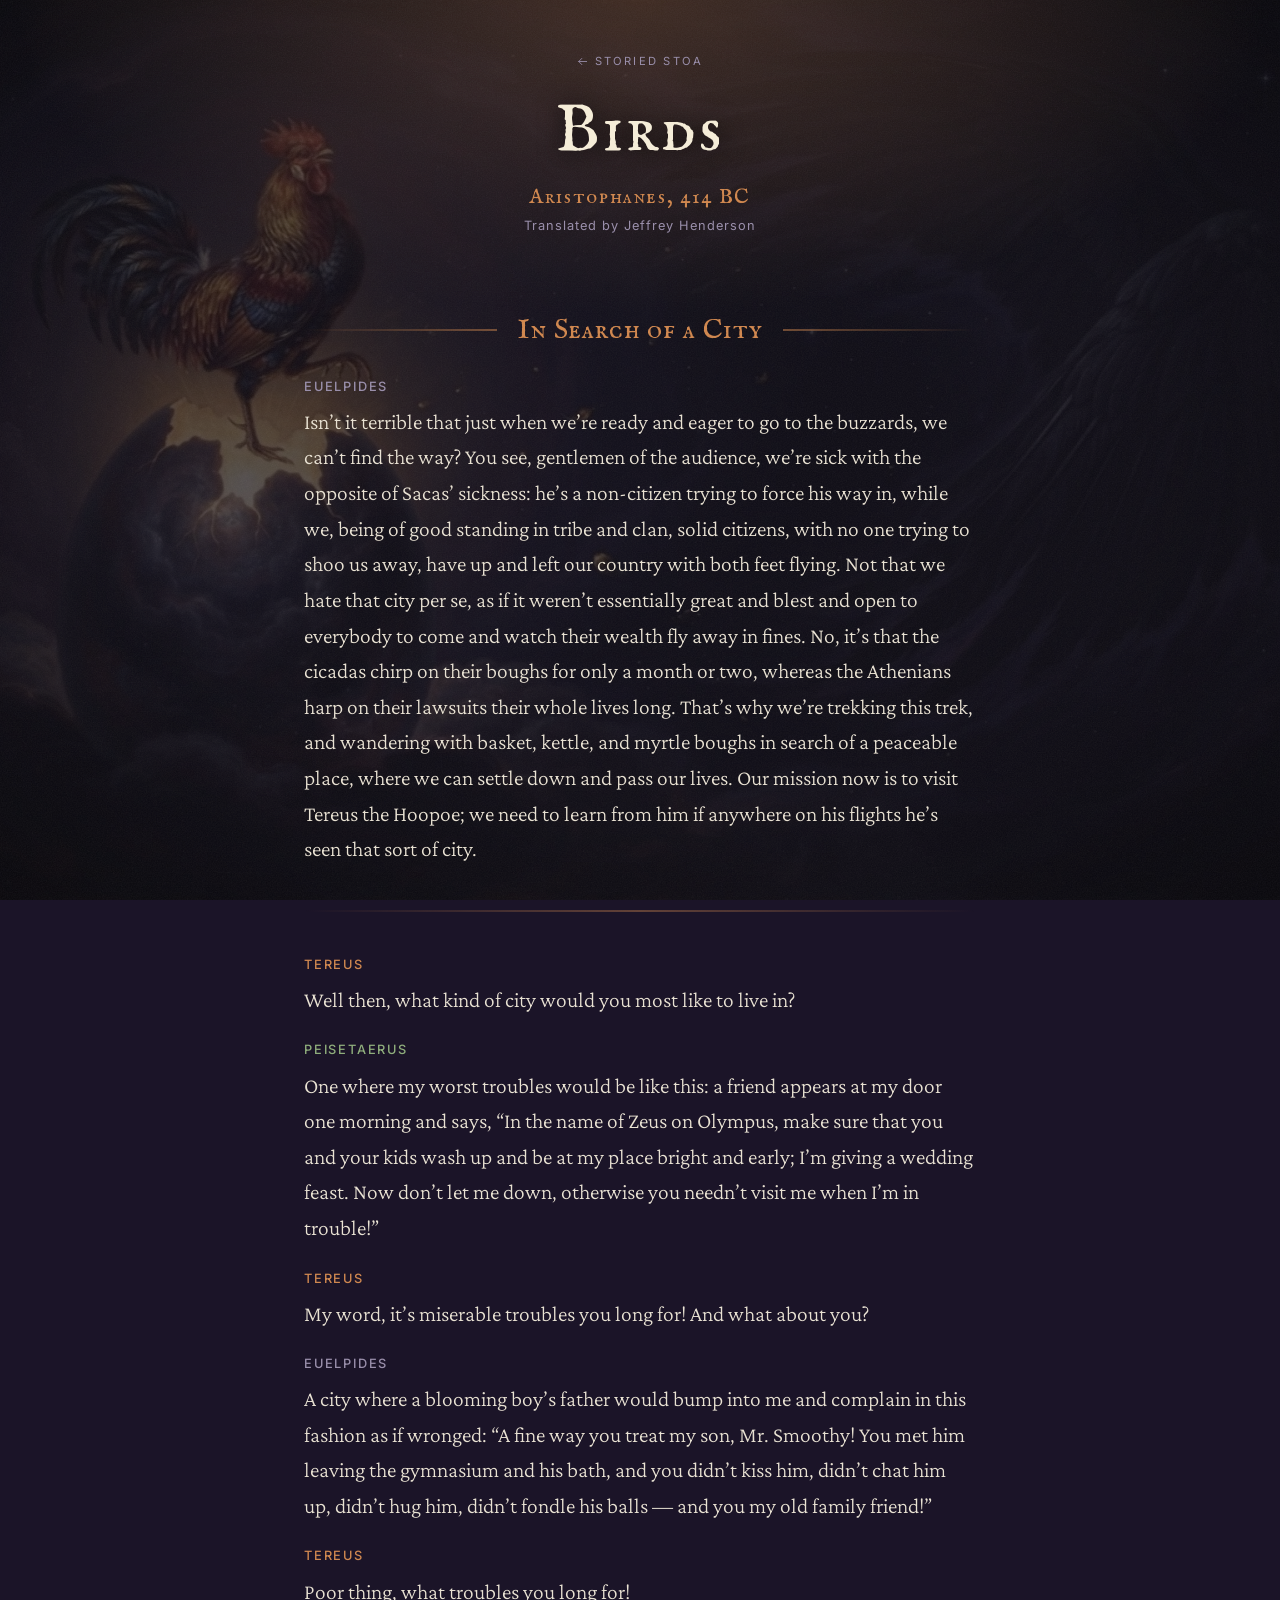
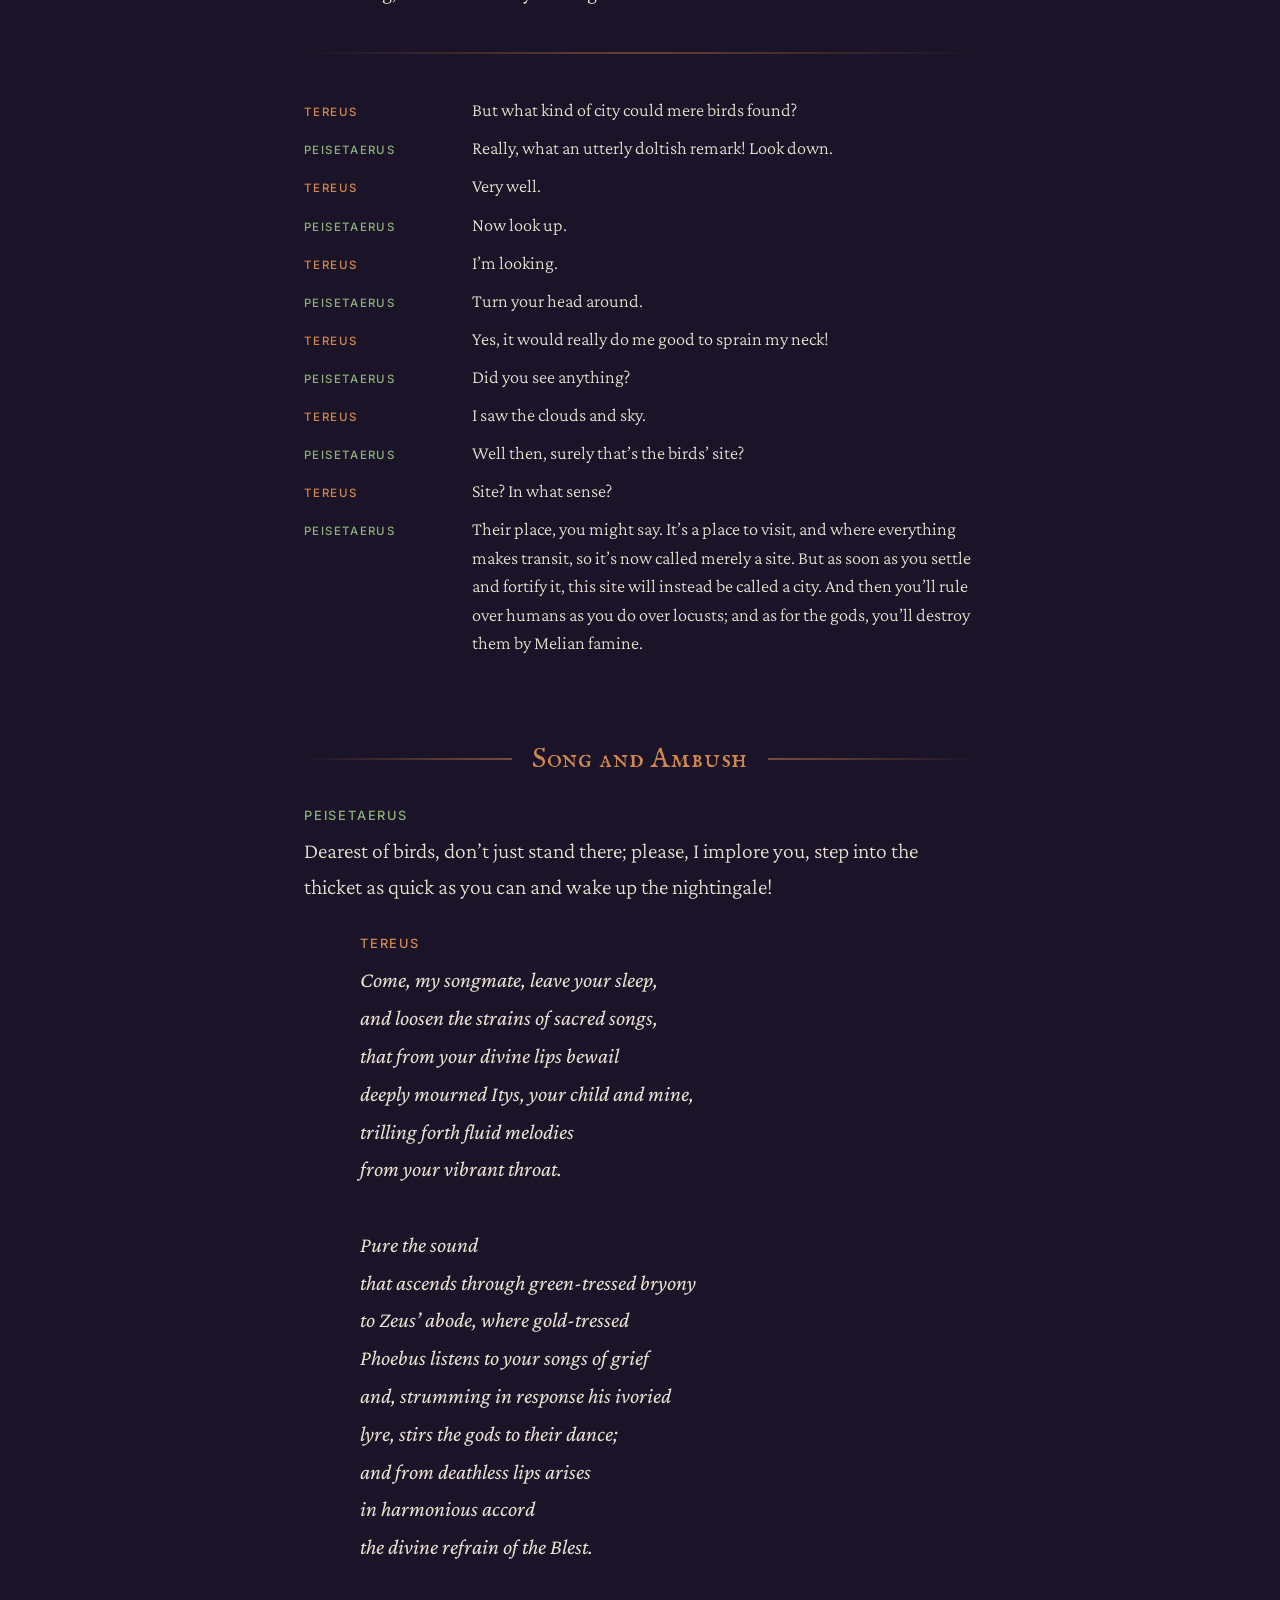
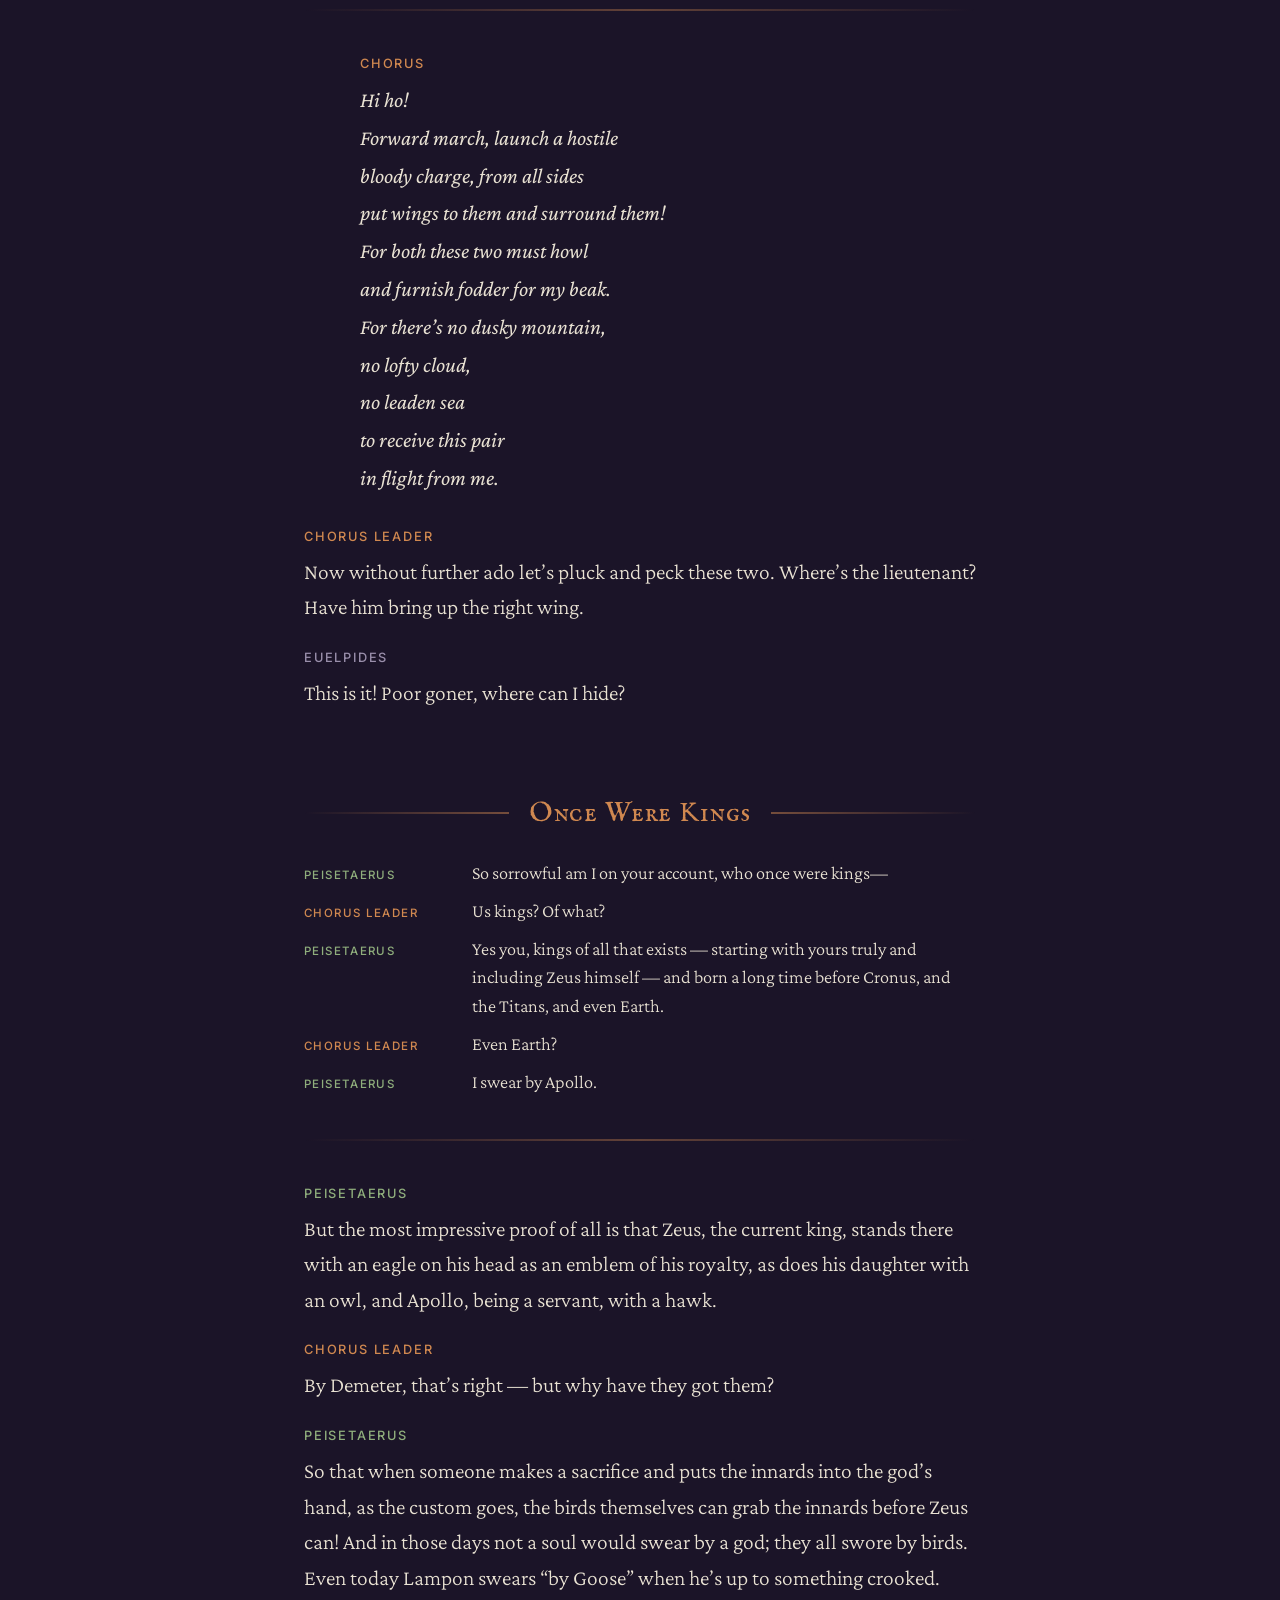
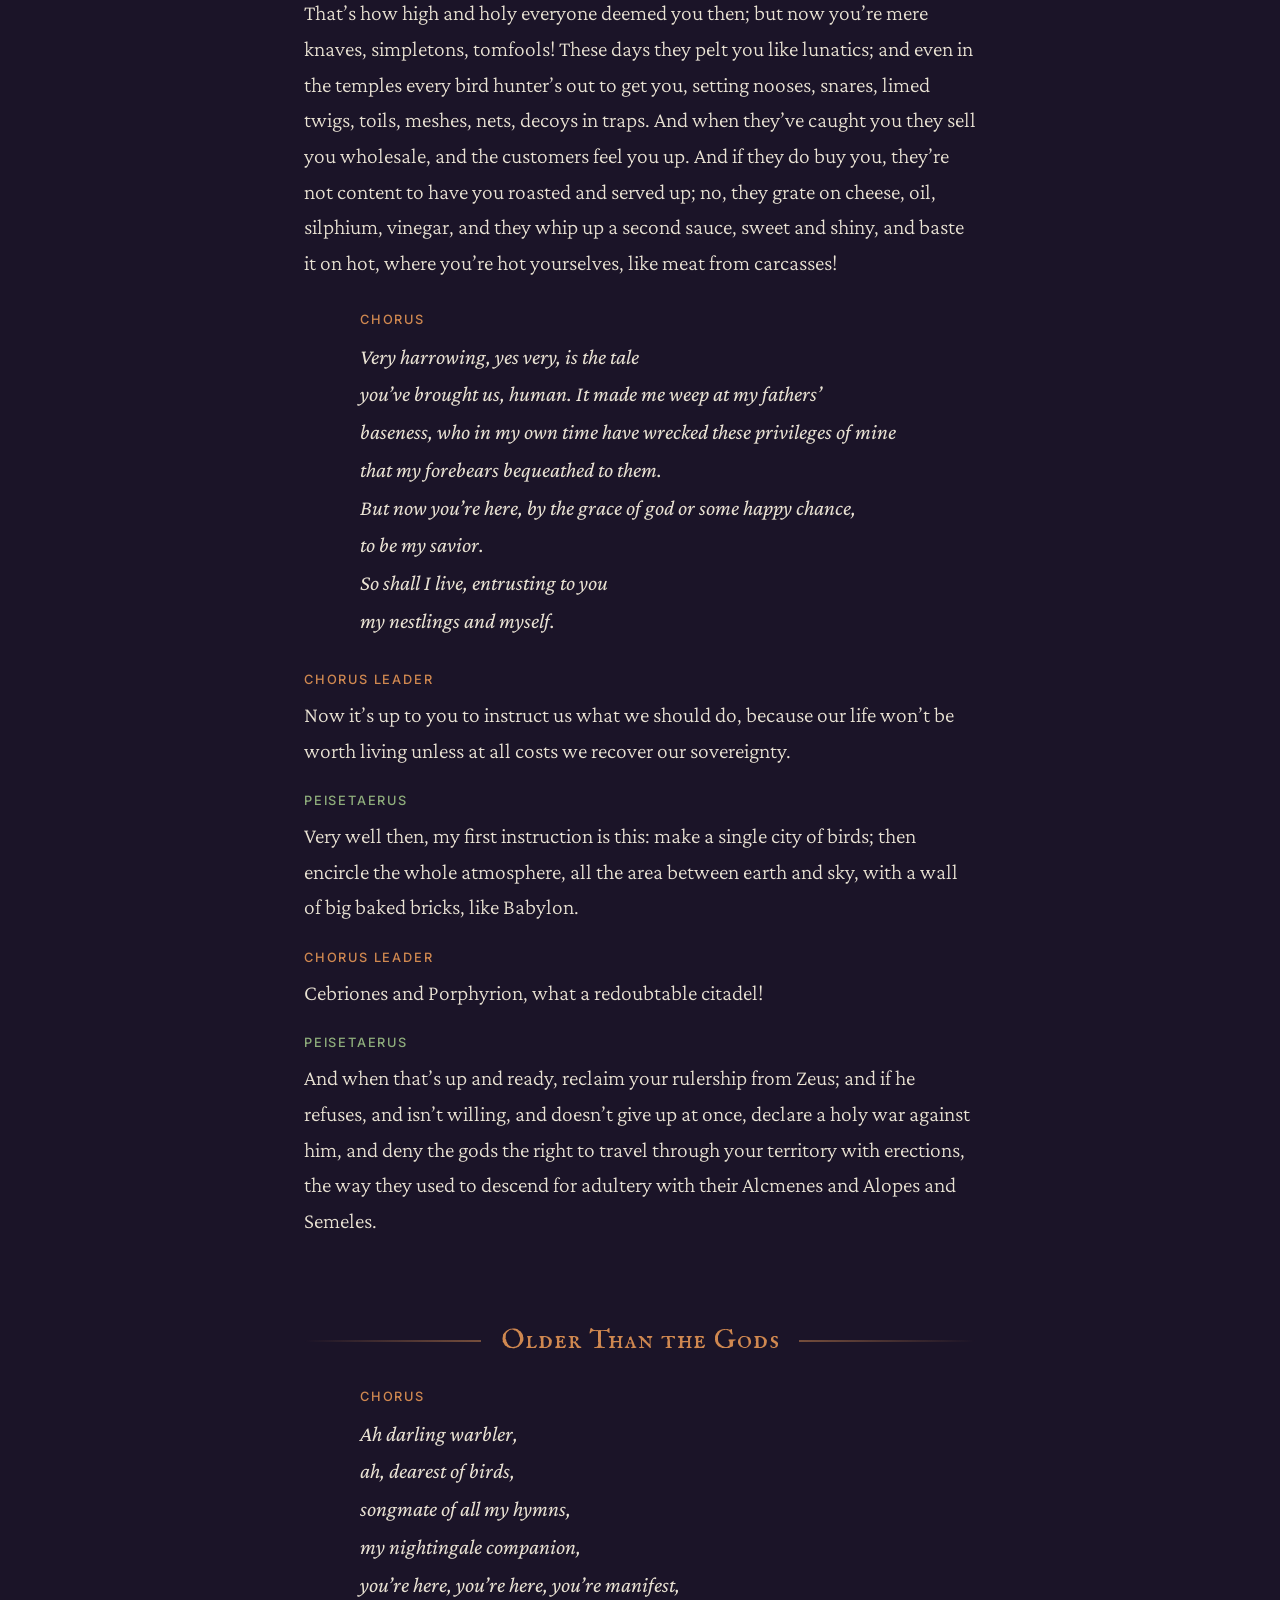
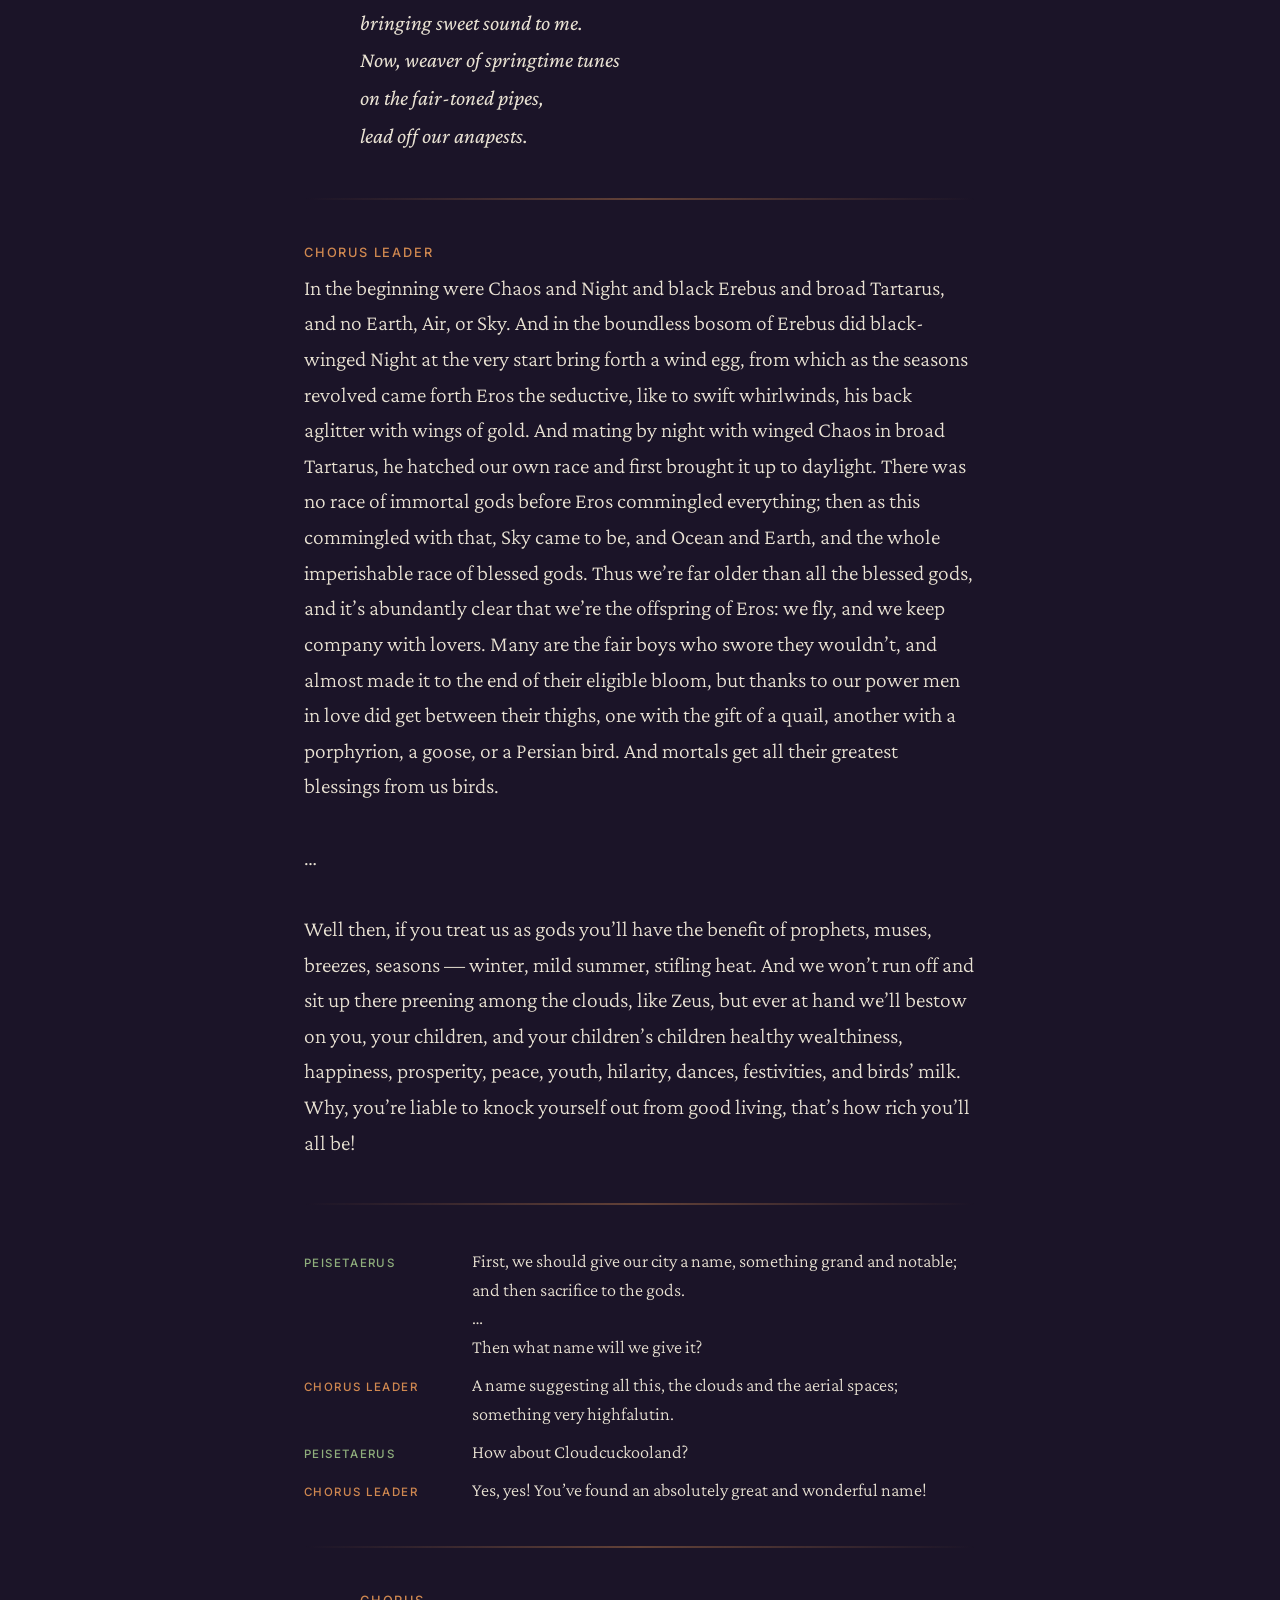
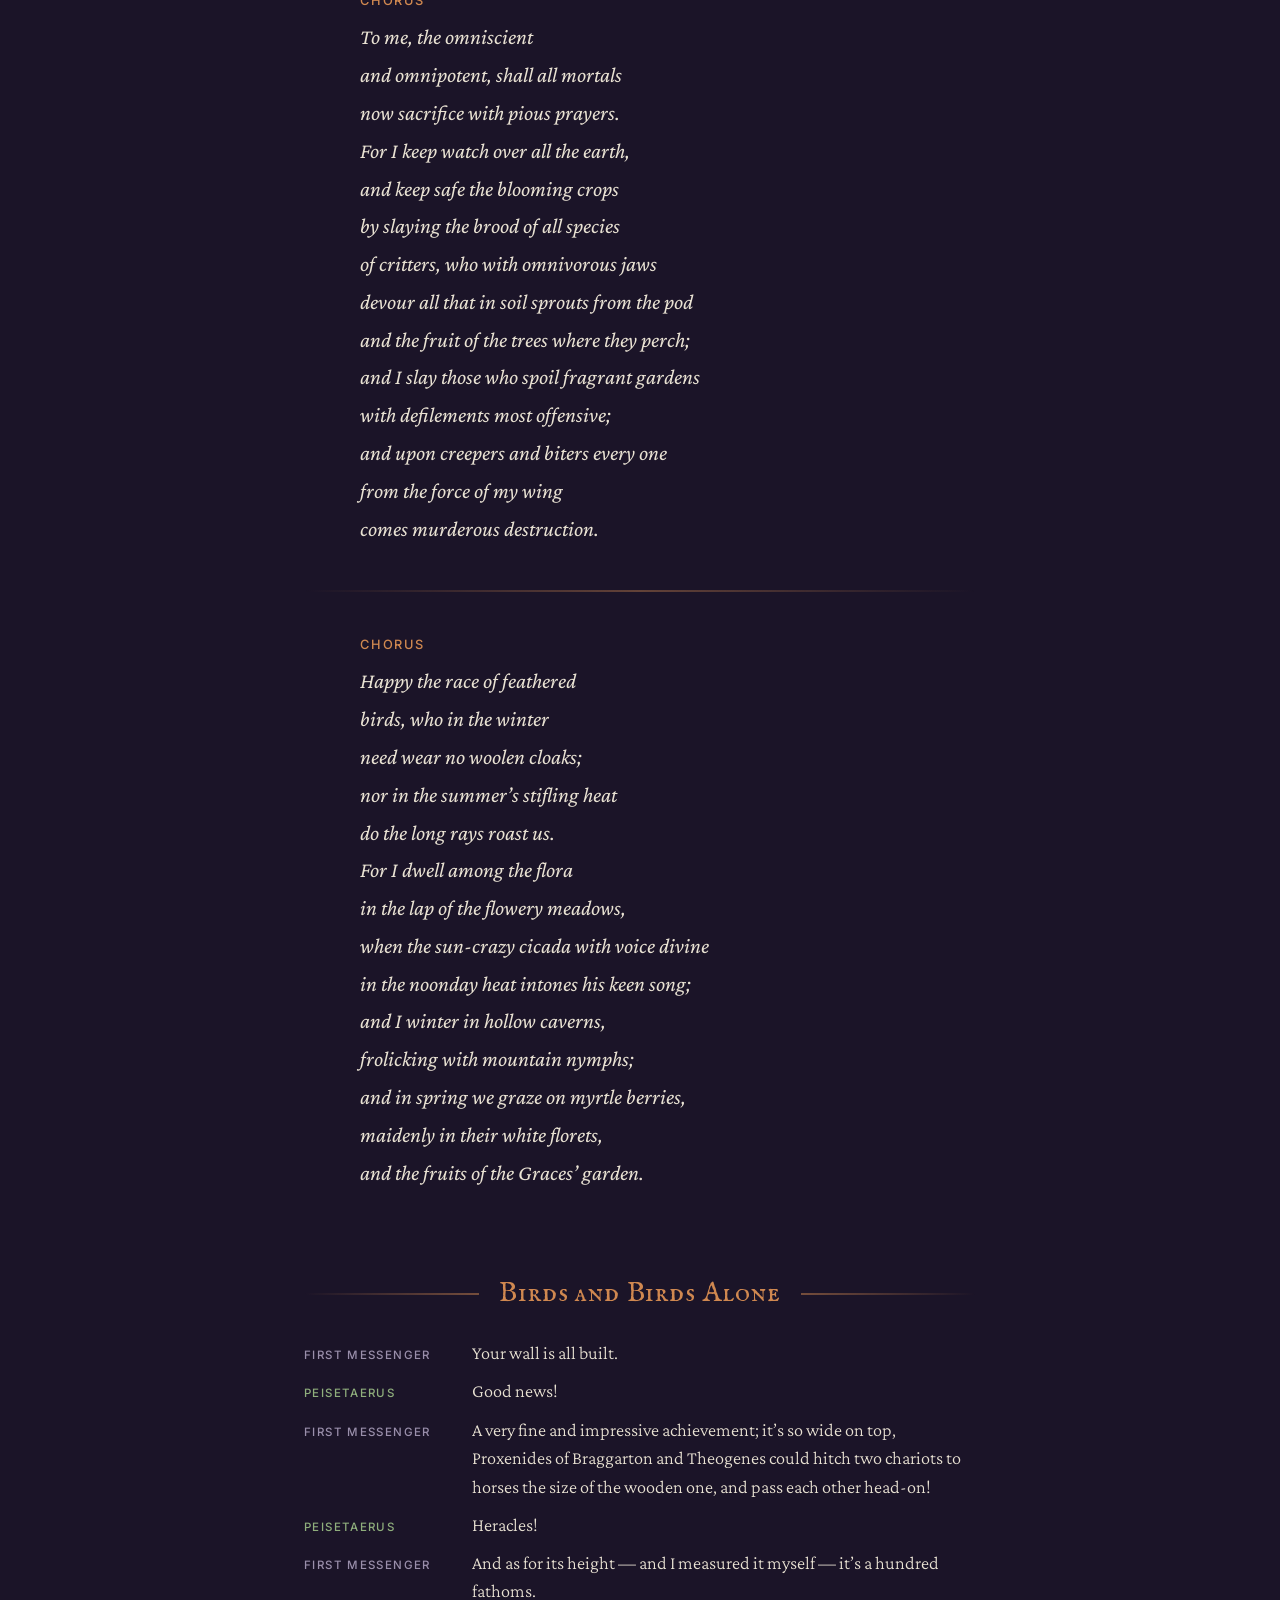
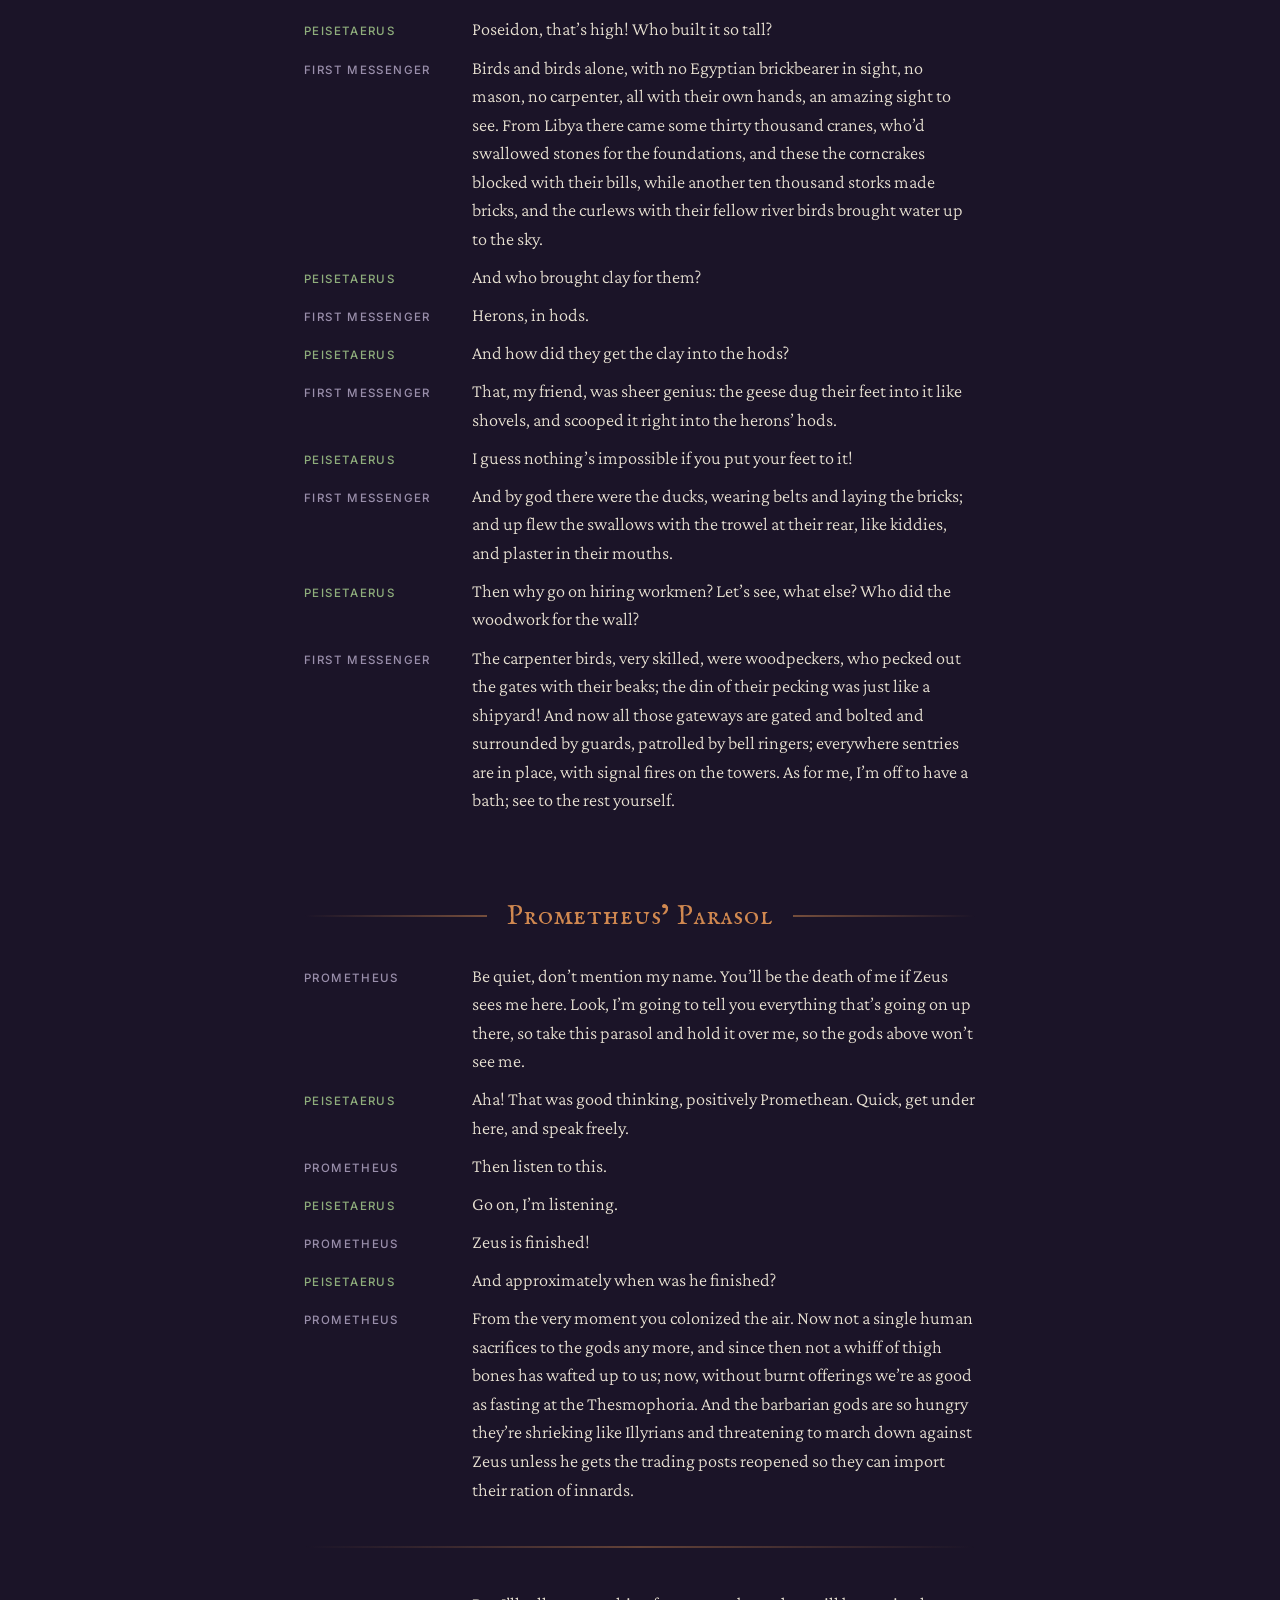
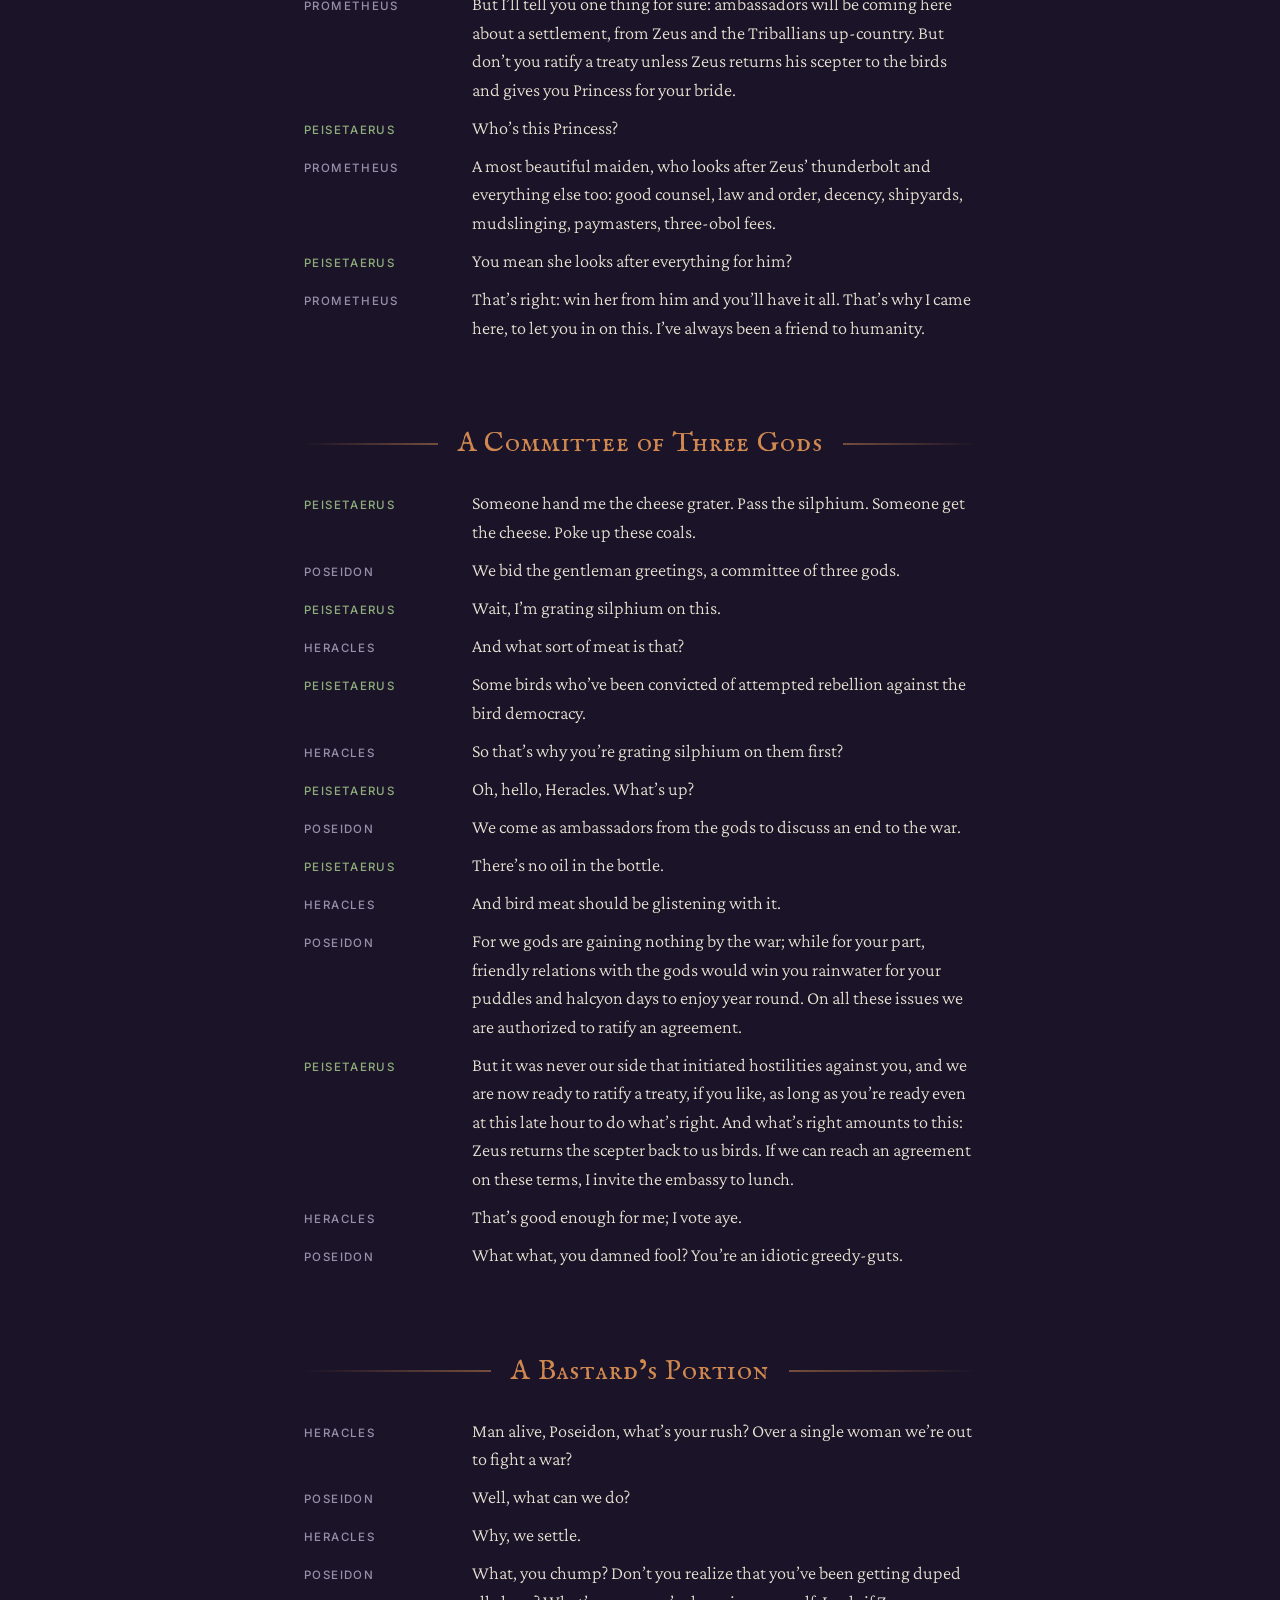
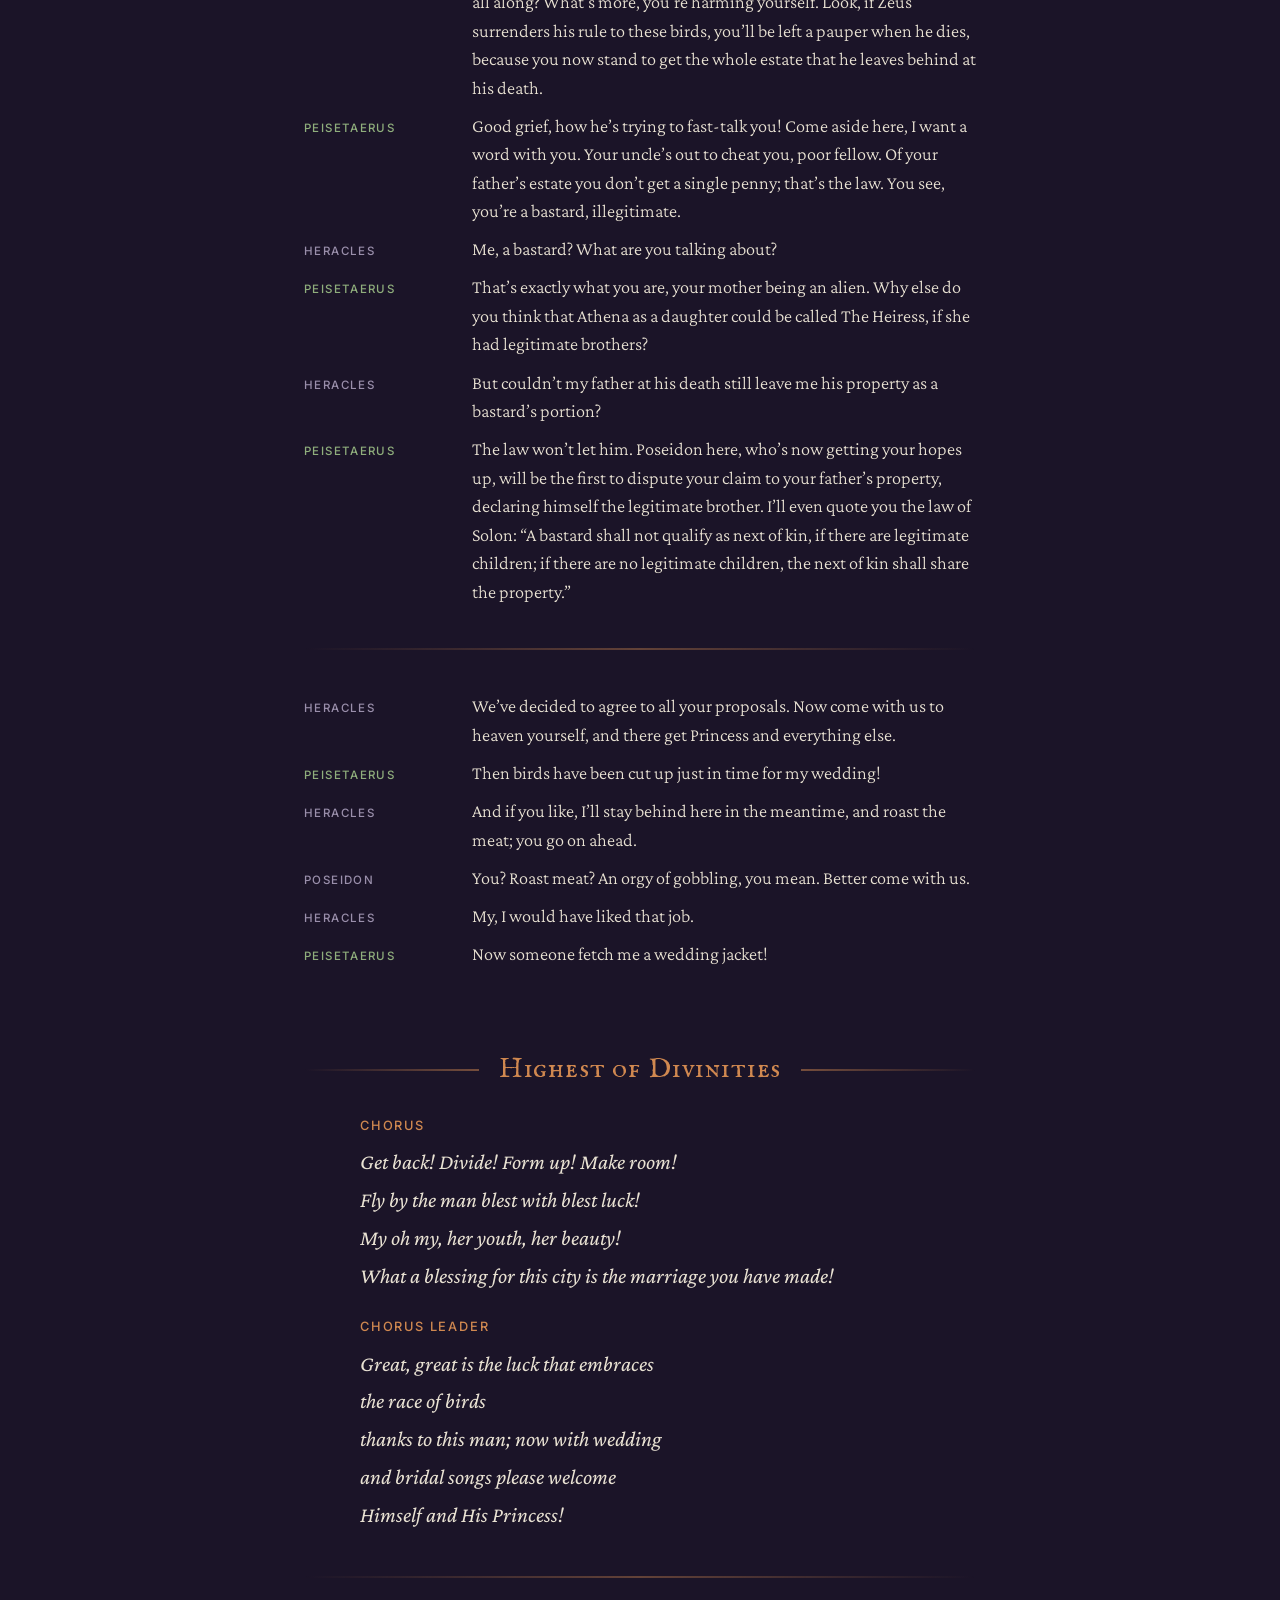
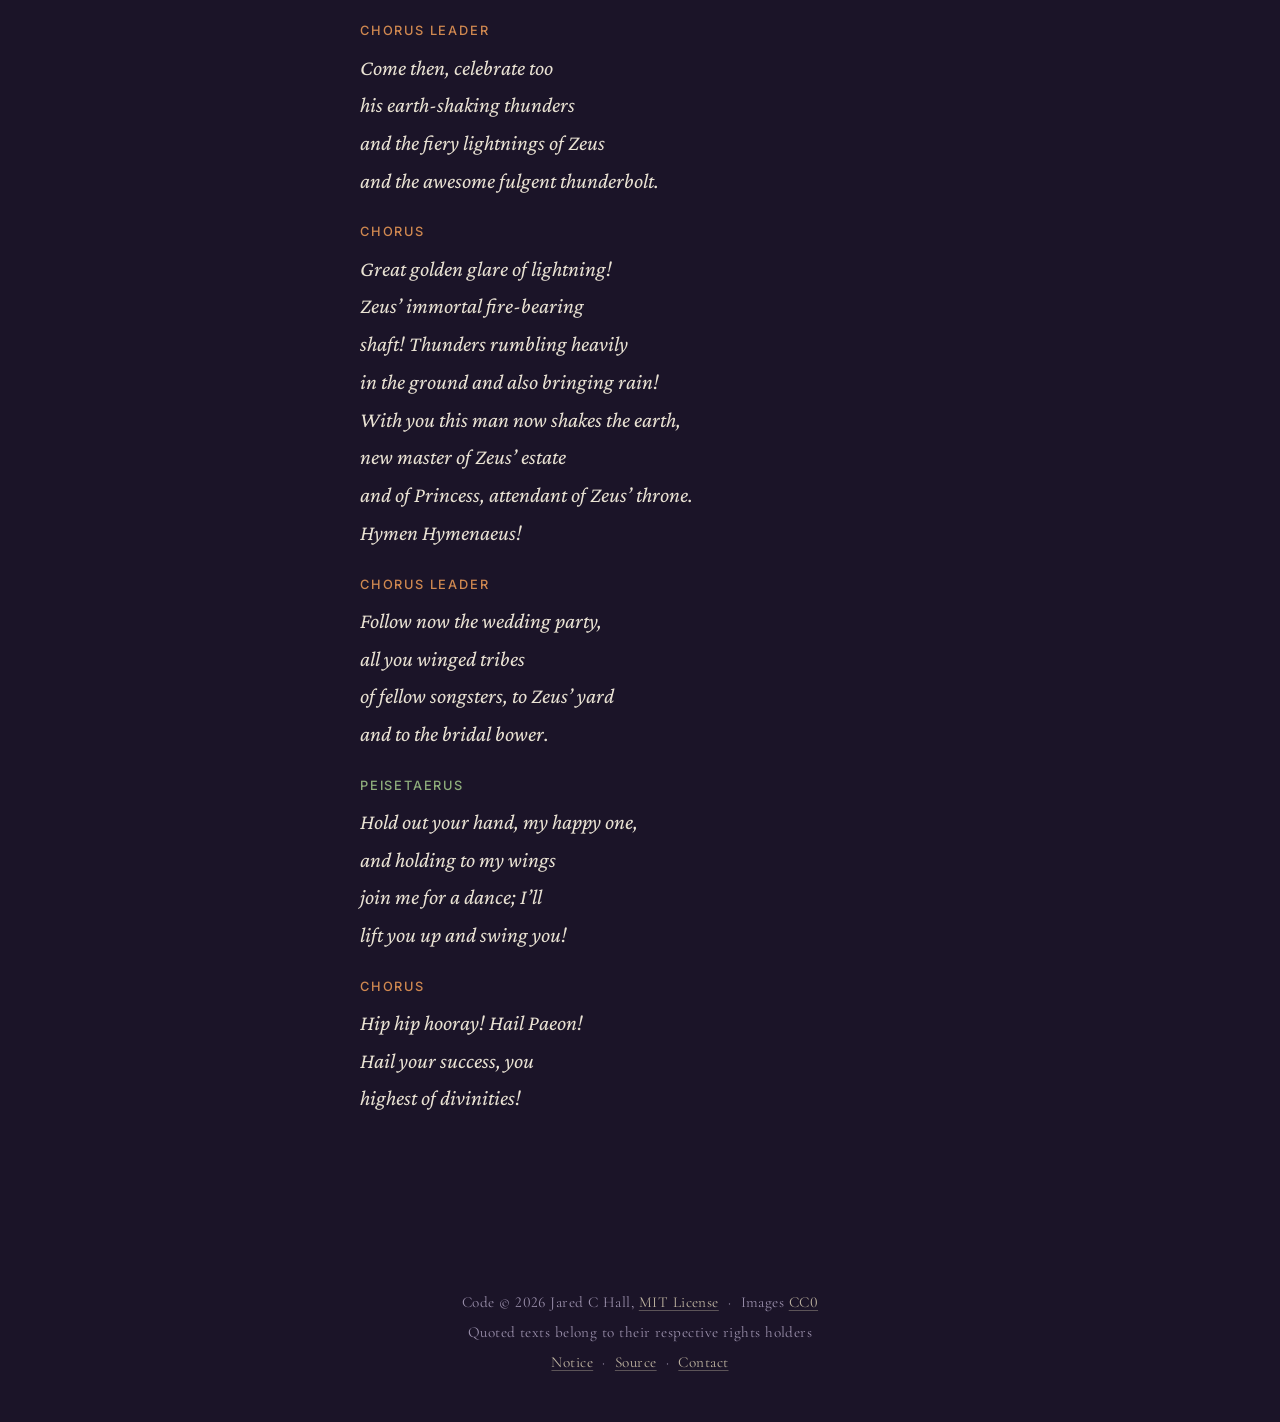
<file: murals/birds/index.html>
<!DOCTYPE html>
<html lang="en">
<head>
    <meta charset="UTF-8">
    <meta name="viewport" content="width=device-width, initial-scale=1.0">

    <title>Birds</title>

    <link rel="icon" href="/favicon-32.png" sizes="32x32" type="image/png">
    <link rel="icon" href="/favicon.svg" type="image/svg+xml">

    <link href="/styles/fonts/crimson-pro/fonts.css" rel="stylesheet">
    <link href="/styles/fonts/inter/fonts.css" rel="stylesheet">
    <link href="/styles/fonts/im-fell-english-sc/fonts.css" rel="stylesheet">
    <link href="/styles/fonts/cormorant-garamond/fonts.css" rel="stylesheet">

    <link href="/styles/colors.css" rel="stylesheet">
    <link href="/styles/skene.css" rel="stylesheet">
    <link href="/styles/footer.css" rel="stylesheet">
    <link href="/styles/mural.css" rel="stylesheet">
    <link href="/styles/play.css" rel="stylesheet">
    <link href="birds.css" rel="stylesheet">

    <script type="module" src="/scripts/index.js"></script>
</head>
<body>

<div id="scene-a" class="scene-layer"></div>
<div id="scene-b" class="scene-layer hidden"></div>
<div class="scene-overlay"></div>

<div class="content">

    <header class="title-block">
        <nav class="stoa-eyebrow" aria-label="Site">
            <a class="stoa-link" href="/">Storied Stoa</a>
        </nav>
        <h1 class="work-title">Birds</h1>
        <p class="author">Aristophanes, 414 BC</p>
        <p class="translator">Translated by Jeffrey Henderson</p>
    </header>

    <main class="reading">
        <section class="passage">
            <h2 class="passage-heading scene-marker" id="in-search-of-a-city" data-scene="images/thicket.webp">
                <a href="#in-search-of-a-city">In Search of a City</a>
            </h2>

            <blockquote class="excerpt">
                <p class="speaker">Euelpides</p>
                <p class="line">Isn’t it terrible that just when we’re ready and eager to go to the buzzards, we can’t find the way? You see, gentlemen of the audience, we’re sick with the opposite of Sacas’ sickness: he’s a non-citizen trying to force his way in, while we, being of good standing in tribe and clan, solid citizens, with no one trying to shoo us away, have up and left our country with both feet flying. Not that we hate that city per se, as if it weren’t essentially great and blest and open to everybody to come and watch their wealth fly away in fines. No, it’s that the cicadas chirp on their boughs for only a month or two, whereas the Athenians harp on their lawsuits their whole lives long. That’s why we’re trekking this trek, and wandering with basket, kettle, and myrtle boughs in search of a peaceable place, where we can settle down and pass our lives. Our mission now is to visit Tereus the Hoopoe; we need to learn from him if anywhere on his flights he’s seen that sort of city.</p>
            </blockquote>

            <hr class="divider">

            <blockquote class="excerpt">
                <p class="speaker speaker--birds">Tereus</p>
                <p class="line">Well then, what kind of city would you most like to live in?</p>

                <p class="speaker speaker--peisetaerus">Peisetaerus</p>
                <p class="line">One where my worst troubles would be like this: a friend appears at my door one morning and says, “In the name of Zeus on Olympus, make sure that you and your kids wash up and be at my place bright and early; I’m giving a wedding feast. Now don’t let me down, otherwise you needn’t visit me when I’m in trouble!”</p>

                <p class="speaker speaker--birds">Tereus</p>
                <p class="line">My word, it’s miserable troubles you long for! And what about you?</p>

                <p class="speaker">Euelpides</p>
                <p class="line">A city where a blooming boy’s father would bump into me and complain in this fashion as if wronged: “A fine way you treat my son, Mr. Smoothy! You met him leaving the gymnasium and his bath, and you didn’t kiss him, didn’t chat him up, didn’t hug him, didn’t fondle his balls — and you my old family friend!”</p>

                <p class="speaker speaker--birds">Tereus</p>
                <p class="line">Poor thing, what troubles you long for!</p>
            </blockquote>

            <hr class="divider">

            <blockquote class="excerpt excerpt--exchange">
                <div class="exchange-line">
                    <span class="speaker-inline speaker--birds">Tereus</span>
                    <span class="line-inline">But what kind of city could mere birds found?</span>
                </div>
                <div class="exchange-line">
                    <span class="speaker-inline speaker--peisetaerus">Peisetaerus</span>
                    <span class="line-inline">Really, what an utterly doltish remark! Look down.</span>
                </div>
                <div class="exchange-line">
                    <span class="speaker-inline speaker--birds">Tereus</span>
                    <span class="line-inline">Very well.</span>
                </div>
                <div class="exchange-line">
                    <span class="speaker-inline speaker--peisetaerus">Peisetaerus</span>
                    <span class="line-inline">Now look up.</span>
                </div>
                <div class="exchange-line">
                    <span class="speaker-inline speaker--birds">Tereus</span>
                    <span class="line-inline">I’m looking.</span>
                </div>
                <div class="exchange-line">
                    <span class="speaker-inline speaker--peisetaerus">Peisetaerus</span>
                    <span class="line-inline">Turn your head around.</span>
                </div>
                <div class="exchange-line">
                    <span class="speaker-inline speaker--birds">Tereus</span>
                    <span class="line-inline">Yes, it would really do me good to sprain my neck!</span>
                </div>
                <div class="exchange-line">
                    <span class="speaker-inline speaker--peisetaerus">Peisetaerus</span>
                    <span class="line-inline">Did you see anything?</span>
                </div>
                <div class="exchange-line">
                    <span class="speaker-inline speaker--birds">Tereus</span>
                    <span class="line-inline">I saw the clouds and sky.</span>
                </div>
                <div class="exchange-line">
                    <span class="speaker-inline speaker--peisetaerus">Peisetaerus</span>
                    <span class="line-inline">Well then, surely that’s the birds’ site?</span>
                </div>
                <div class="exchange-line">
                    <span class="speaker-inline speaker--birds">Tereus</span>
                    <span class="line-inline">Site? In what sense?</span>
                </div>
                <div class="exchange-line">
                    <span class="speaker-inline speaker--peisetaerus">Peisetaerus</span>
                    <span class="line-inline">Their place, you might say. It’s a place to visit, and where everything makes transit, so it’s now called merely a site. But as soon as you settle and fortify it, this site will instead be called a city. And then you’ll rule over humans as you do over locusts; and as for the gods, you’ll destroy them by Melian famine.</span>
                </div>
            </blockquote>
        </section>

        <section class="passage">
            <h2 class="passage-heading scene-marker" id="song-and-ambush" data-scene="images/birds-attack.webp">
                <a href="#song-and-ambush">Song and Ambush</a>
            </h2>

            <blockquote class="excerpt">
                <p class="speaker speaker--peisetaerus">Peisetaerus</p>
                <p class="line">Dearest of birds, don’t just stand there; please, I implore you, step into the thicket as quick as you can and wake up the nightingale!</p>

                <div class="song">
                    <p class="speaker speaker--birds">Tereus</p>
                    <p class="line">Come, my songmate, leave your sleep,
                        and loosen the strains of sacred songs,
                        that from your divine lips bewail
                        deeply mourned Itys, your child and mine,
                        trilling forth fluid melodies
                        from your vibrant throat.

                        Pure the sound
                        that ascends through green-tressed bryony
                        to Zeus’ abode, where gold-tressed
                        Phoebus listens to your songs of grief
                        and, strumming in response his ivoried
                        lyre, stirs the gods to their dance;
                        and from deathless lips arises
                        in harmonious accord
                        the divine refrain of the Blest.</p>
                </div>
            </blockquote>

            <hr class="divider">

            <blockquote class="excerpt">
                <div class="song">
                    <p class="speaker speaker--birds">Chorus</p>
                    <p class="line">Hi ho!
                        Forward march, launch a hostile
                        bloody charge, from all sides
                        put wings to them and surround them!
                        For both these two must howl
                        and furnish fodder for my beak.
                        For there’s no dusky mountain,
                        no lofty cloud,
                        no leaden sea
                        to receive this pair
                        in flight from me.</p>
                </div>

                <p class="speaker speaker--birds">Chorus Leader</p>
                <p class="line">Now without further ado let’s pluck and peck these two. Where’s the lieutenant? Have him bring up the right wing.</p>

                <p class="speaker">Euelpides</p>
                <p class="line">This is it! Poor goner, where can I hide?</p>
            </blockquote>
        </section>

        <section class="passage">
            <h2 class="passage-heading scene-marker" id="once-were-kings" data-scene="images/peisetaerus-orates.webp">
                <a href="#once-were-kings">Once Were Kings</a>
            </h2>

            <blockquote class="excerpt excerpt--exchange">
                <div class="exchange-line">
                    <span class="speaker-inline speaker--peisetaerus">Peisetaerus</span>
                    <span class="line-inline">So sorrowful am I on your account, who once were kings—</span>
                </div>
                <div class="exchange-line">
                    <span class="speaker-inline speaker--birds">Chorus Leader</span>
                    <span class="line-inline">Us kings? Of what?</span>
                </div>
                <div class="exchange-line">
                    <span class="speaker-inline speaker--peisetaerus">Peisetaerus</span>
                    <span class="line-inline">Yes you, kings of all that exists — starting with yours truly and including Zeus himself — and born a long time before Cronus, and the Titans, and even Earth.</span>
                </div>
                <div class="exchange-line">
                    <span class="speaker-inline speaker--birds">Chorus Leader</span>
                    <span class="line-inline">Even Earth?</span>
                </div>
                <div class="exchange-line">
                    <span class="speaker-inline speaker--peisetaerus">Peisetaerus</span>
                    <span class="line-inline">I swear by Apollo.</span>
                </div>
            </blockquote>

            <hr class="divider">

            <blockquote class="excerpt">
                <p class="speaker speaker--peisetaerus">Peisetaerus</p>
                <p class="line">But the most impressive proof of all is that Zeus, the current king, stands there with an eagle on his head as an emblem of his royalty, as does his daughter with an owl, and Apollo, being a servant, with a hawk.</p>

                <p class="speaker speaker--birds">Chorus Leader</p>
                <p class="line">By Demeter, that’s right — but why have they got them?</p>

                <p class="speaker speaker--peisetaerus">Peisetaerus</p>
                <p class="line">So that when someone makes a sacrifice and puts the innards into the god’s hand, as the custom goes, the birds themselves can grab the innards before Zeus can! And in those days not a soul would swear by a god; they all swore by birds. Even today Lampon swears “by Goose” when he’s up to something crooked. That’s how high and holy everyone deemed you then; but now you’re mere knaves, simpletons, tomfools! These days they pelt you like lunatics; and even in the temples every bird hunter’s out to get you, setting nooses, snares, limed twigs, toils, meshes, nets, decoys in traps. And when they’ve caught you they sell you wholesale, and the customers feel you up. And if they do buy you, they’re not content to have you roasted and served up; no, they grate on cheese, oil, silphium, vinegar, and they whip up a second sauce, sweet and shiny, and baste it on hot, where you’re hot yourselves, like meat from carcasses!</p>

                <div class="song">
                    <p class="speaker speaker--birds">Chorus</p>
                    <p class="line">Very harrowing, yes very, is the tale
                        you’ve brought us, human. It made me weep at my fathers’
                        baseness, who in my own time have wrecked these privileges of mine
                        that my forebears bequeathed to them.
                        But now you’re here, by the grace of god or some happy chance,
                        to be my savior.
                        So shall I live, entrusting to you
                        my nestlings and myself.</p>
                </div>

                <p class="speaker speaker--birds">Chorus Leader</p>
                <p class="line">Now it’s up to you to instruct us what we should do, because our life won’t be worth living unless at all costs we recover our sovereignty.</p>

                <p class="speaker speaker--peisetaerus">Peisetaerus</p>
                <p class="line">Very well then, my first instruction is this: make a single city of birds; then encircle the whole atmosphere, all the area between earth and sky, with a wall of big baked bricks, like Babylon.</p>

                <p class="speaker speaker--birds">Chorus Leader</p>
                <p class="line">Cebriones and Porphyrion, what a redoubtable citadel!</p>

                <p class="speaker speaker--peisetaerus">Peisetaerus</p>
                <p class="line">And when that’s up and ready, reclaim your rulership from Zeus; and if he refuses, and isn’t willing, and doesn’t give up at once, declare a holy war against him, and deny the gods the right to travel through your territory with erections, the way they used to descend for adultery with their Alcmenes and Alopes and Semeles.</p>
            </blockquote>
        </section>

        <section class="passage">
            <h2 class="passage-heading scene-marker" id="older-than-the-gods" data-scene="images/bird-creation-myth.webp">
                <a href="#older-than-the-gods">Older Than the Gods</a>
            </h2>

            <blockquote class="excerpt">
                <div class="song">
                    <p class="speaker speaker--birds">Chorus</p>
                    <p class="line">Ah darling warbler,
                        ah, dearest of birds,
                        songmate of all my hymns,
                        my nightingale companion,
                        you’re here, you’re here, you’re manifest,
                        bringing sweet sound to me.
                        Now, weaver of springtime tunes
                        on the fair-toned pipes,
                        lead off our anapests.</p>
                </div>
            </blockquote>

            <hr class="divider">

            <blockquote class="excerpt">
                <p class="speaker speaker--birds">Chorus Leader</p>
                <p class="line">In the beginning were Chaos and Night and black Erebus and broad Tartarus, and no Earth, Air, or Sky. And in the boundless bosom of Erebus did black-winged Night at the very start bring forth a wind egg, from which as the seasons revolved came forth Eros the seductive, like to swift whirlwinds, his back aglitter with wings of gold. And mating by night with winged Chaos in broad Tartarus, he hatched our own race and first brought it up to daylight. There was no race of immortal gods before Eros commingled everything; then as this commingled with that, Sky came to be, and Ocean and Earth, and the whole imperishable race of blessed gods. Thus we’re far older than all the blessed gods, and it’s abundantly clear that we’re the offspring of Eros: we fly, and we keep company with lovers. Many are the fair boys who swore they wouldn’t, and almost made it to the end of their eligible bloom, but thanks to our power men in love did get between their thighs, one with the gift of a quail, another with a porphyrion, a goose, or a Persian bird. And mortals get all their greatest blessings from us birds.

                    …

                    Well then, if you treat us as gods you’ll have the benefit of prophets, muses, breezes, seasons — winter, mild summer, stifling heat. And we won’t run off and sit up there preening among the clouds, like Zeus, but ever at hand we’ll bestow on you, your children, and your children’s children healthy wealthiness, happiness, prosperity, peace, youth, hilarity, dances, festivities, and birds’ milk. Why, you’re liable to knock yourself out from good living, that’s how rich you’ll all be!</p>
            </blockquote>

            <hr class="divider">

            <blockquote class="excerpt excerpt--exchange">
                <div class="exchange-line">
                    <span class="speaker-inline speaker--peisetaerus">Peisetaerus</span>
                    <span class="line-inline">First, we should give our city a name, something grand and notable; and then sacrifice to the gods.
                        …
                        Then what name will we give it?</span>
                </div>
                <div class="exchange-line">
                    <span class="speaker-inline speaker--birds">Chorus Leader</span>
                    <span class="line-inline">A name suggesting all this, the clouds and the aerial spaces; something very highfalutin.</span>
                </div>
                <div class="exchange-line">
                    <span class="speaker-inline speaker--peisetaerus">Peisetaerus</span>
                    <span class="line-inline">How about Cloudcuckooland?</span>
                </div>
                <div class="exchange-line">
                    <span class="speaker-inline speaker--birds">Chorus Leader</span>
                    <span class="line-inline">Yes, yes! You’ve found an absolutely great and wonderful name!</span>
                </div>
            </blockquote>

            <hr class="divider">

            <blockquote class="excerpt">
                <div class="song">
                    <p class="speaker speaker--birds">Chorus</p>
                    <p class="line">To me, the omniscient
                        and omnipotent, shall all mortals
                        now sacrifice with pious prayers.
                        For I keep watch over all the earth,
                        and keep safe the blooming crops
                        by slaying the brood of all species
                        of critters, who with omnivorous jaws
                        devour all that in soil sprouts from the pod
                        and the fruit of the trees where they perch;
                        and I slay those who spoil fragrant gardens
                        with defilements most offensive;
                        and upon creepers and biters every one
                        from the force of my wing
                        comes murderous destruction.</p>
                </div>
            </blockquote>

            <hr class="divider">

            <blockquote class="excerpt">
                <div class="song">
                    <p class="speaker speaker--birds">Chorus</p>
                    <p class="line">Happy the race of feathered
                        birds, who in the winter
                        need wear no woolen cloaks;
                        nor in the summer’s stifling heat
                        do the long rays roast us.
                        For I dwell among the flora
                        in the lap of the flowery meadows,
                        when the sun-crazy cicada with voice divine
                        in the noonday heat intones his keen song;
                        and I winter in hollow caverns,
                        frolicking with mountain nymphs;
                        and in spring we graze on myrtle berries,
                        maidenly in their white florets,
                        and the fruits of the Graces’ garden.</p>
                </div>
            </blockquote>
        </section>

        <section class="passage">
            <h2 class="passage-heading scene-marker" id="birds-and-birds-alone" data-scene="images/building-the-wall.webp">
                <a href="#birds-and-birds-alone">Birds and Birds Alone</a>
            </h2>

            <blockquote class="excerpt excerpt--exchange">
                <div class="exchange-line">
                    <span class="speaker-inline">First Messenger</span>
                    <span class="line-inline">Your wall is all built.</span>
                </div>
                <div class="exchange-line">
                    <span class="speaker-inline speaker--peisetaerus">Peisetaerus</span>
                    <span class="line-inline">Good news!</span>
                </div>
                <div class="exchange-line">
                    <span class="speaker-inline">First Messenger</span>
                    <span class="line-inline">A very fine and impressive achievement; it’s so wide on top, Proxenides of Braggarton and Theogenes could hitch two chariots to horses the size of the wooden one, and pass each other head-on!</span>
                </div>
                <div class="exchange-line">
                    <span class="speaker-inline speaker--peisetaerus">Peisetaerus</span>
                    <span class="line-inline">Heracles!</span>
                </div>
                <div class="exchange-line">
                    <span class="speaker-inline">First Messenger</span>
                    <span class="line-inline">And as for its height — and I measured it myself — it’s a hundred fathoms.</span>
                </div>
                <div class="exchange-line">
                    <span class="speaker-inline speaker--peisetaerus">Peisetaerus</span>
                    <span class="line-inline">Poseidon, that’s high! Who built it so tall?</span>
                </div>
                <div class="exchange-line">
                    <span class="speaker-inline">First Messenger</span>
                    <span class="line-inline">Birds and birds alone, with no Egyptian brickbearer in sight, no mason, no carpenter, all with their own hands, an amazing sight to see. From Libya there came some thirty thousand cranes, who’d swallowed stones for the foundations, and these the corncrakes blocked with their bills, while another ten thousand storks made bricks, and the curlews with their fellow river birds brought water up to the sky.</span>
                </div>
                <div class="exchange-line">
                    <span class="speaker-inline speaker--peisetaerus">Peisetaerus</span>
                    <span class="line-inline">And who brought clay for them?</span>
                </div>
                <div class="exchange-line">
                    <span class="speaker-inline">First Messenger</span>
                    <span class="line-inline">Herons, in hods.</span>
                </div>
                <div class="exchange-line">
                    <span class="speaker-inline speaker--peisetaerus">Peisetaerus</span>
                    <span class="line-inline">And how did they get the clay into the hods?</span>
                </div>
                <div class="exchange-line">
                    <span class="speaker-inline">First Messenger</span>
                    <span class="line-inline">That, my friend, was sheer genius: the geese dug their feet into it like shovels, and scooped it right into the herons’ hods.</span>
                </div>
                <div class="exchange-line">
                    <span class="speaker-inline speaker--peisetaerus">Peisetaerus</span>
                    <span class="line-inline">I guess nothing’s impossible if you put your feet to it!</span>
                </div>
                <div class="exchange-line">
                    <span class="speaker-inline">First Messenger</span>
                    <span class="line-inline">And by god there were the ducks, wearing belts and laying the bricks; and up flew the swallows with the trowel at their rear, like kiddies, and plaster in their mouths.</span>
                </div>
                <div class="exchange-line">
                    <span class="speaker-inline speaker--peisetaerus">Peisetaerus</span>
                    <span class="line-inline">Then why go on hiring workmen? Let’s see, what else? Who did the woodwork for the wall?</span>
                </div>
                <div class="exchange-line">
                    <span class="speaker-inline">First Messenger</span>
                    <span class="line-inline">The carpenter birds, very skilled, were woodpeckers, who pecked out the gates with their beaks; the din of their pecking was just like a shipyard! And now all those gateways are gated and bolted and surrounded by guards, patrolled by bell ringers; everywhere sentries are in place, with signal fires on the towers. As for me, I’m off to have a bath; see to the rest yourself.</span>
                </div>
            </blockquote>
        </section>

        <section class="passage">
            <h2 class="passage-heading scene-marker" id="prometheus-parasol" data-scene="images/prometheus-parasol.webp">
                <a href="#prometheus-parasol">Prometheus’ Parasol</a>
            </h2>

            <blockquote class="excerpt excerpt--exchange">
                <div class="exchange-line">
                    <span class="speaker-inline">Prometheus</span>
                    <span class="line-inline">Be quiet, don’t mention my name. You’ll be the death of me if Zeus sees me here. Look, I’m going to tell you everything that’s going on up there, so take this parasol and hold it over me, so the gods above won’t see me.</span>
                </div>
                <div class="exchange-line">
                    <span class="speaker-inline speaker--peisetaerus">Peisetaerus</span>
                    <span class="line-inline">Aha! That was good thinking, positively Promethean. Quick, get under here, and speak freely.</span>
                </div>
                <div class="exchange-line">
                    <span class="speaker-inline">Prometheus</span>
                    <span class="line-inline">Then listen to this.</span>
                </div>
                <div class="exchange-line">
                    <span class="speaker-inline speaker--peisetaerus">Peisetaerus</span>
                    <span class="line-inline">Go on, I’m listening.</span>
                </div>
                <div class="exchange-line">
                    <span class="speaker-inline">Prometheus</span>
                    <span class="line-inline">Zeus is finished!</span>
                </div>
                <div class="exchange-line">
                    <span class="speaker-inline speaker--peisetaerus">Peisetaerus</span>
                    <span class="line-inline">And approximately when was he finished?</span>
                </div>
                <div class="exchange-line">
                    <span class="speaker-inline">Prometheus</span>
                    <span class="line-inline">From the very moment you colonized the air. Now not a single human sacrifices to the gods any more, and since then not a whiff of thigh bones has wafted up to us; now, without burnt offerings we’re as good as fasting at the Thesmophoria. And the barbarian gods are so hungry they’re shrieking like Illyrians and threatening to march down against Zeus unless he gets the trading posts reopened so they can import their ration of innards.</span>
                </div>
            </blockquote>

            <hr class="divider">

            <blockquote class="excerpt excerpt--exchange">
                <div class="exchange-line">
                    <span class="speaker-inline">Prometheus</span>
                    <span class="line-inline">But I’ll tell you one thing for sure: ambassadors will be coming here about a settlement, from Zeus and the Triballians up-country. But don’t you ratify a treaty unless Zeus returns his scepter to the birds and gives you Princess for your bride.</span>
                </div>
                <div class="exchange-line">
                    <span class="speaker-inline speaker--peisetaerus">Peisetaerus</span>
                    <span class="line-inline">Who’s this Princess?</span>
                </div>
                <div class="exchange-line">
                    <span class="speaker-inline">Prometheus</span>
                    <span class="line-inline">A most beautiful maiden, who looks after Zeus’ thunderbolt and everything else too: good counsel, law and order, decency, shipyards, mudslinging, paymasters, three-obol fees.</span>
                </div>
                <div class="exchange-line">
                    <span class="speaker-inline speaker--peisetaerus">Peisetaerus</span>
                    <span class="line-inline">You mean she looks after everything for him?</span>
                </div>
                <div class="exchange-line">
                    <span class="speaker-inline">Prometheus</span>
                    <span class="line-inline">That’s right: win her from him and you’ll have it all. That’s why I came here, to let you in on this. I’ve always been a friend to humanity.</span>
                </div>
            </blockquote>
        </section>

        <section class="passage">
            <h2 class="passage-heading scene-marker" id="committee-of-gods" data-scene="images/gods-embassy.webp">
                <a href="#committee-of-gods">A Committee of Three Gods</a>
            </h2>

            <blockquote class="excerpt excerpt--exchange">
                <div class="exchange-line">
                    <span class="speaker-inline speaker--peisetaerus">Peisetaerus</span>
                    <span class="line-inline">Someone hand me the cheese grater. Pass the silphium. Someone get the cheese. Poke up these coals.</span>
                </div>
                <div class="exchange-line">
                    <span class="speaker-inline">Poseidon</span>
                    <span class="line-inline">We bid the gentleman greetings, a committee of three gods.</span>
                </div>
                <div class="exchange-line">
                    <span class="speaker-inline speaker--peisetaerus">Peisetaerus</span>
                    <span class="line-inline">Wait, I’m grating silphium on this.</span>
                </div>
                <div class="exchange-line">
                    <span class="speaker-inline">Heracles</span>
                    <span class="line-inline">And what sort of meat is that?</span>
                </div>
                <div class="exchange-line">
                    <span class="speaker-inline speaker--peisetaerus">Peisetaerus</span>
                    <span class="line-inline">Some birds who’ve been convicted of attempted rebellion against the bird democracy.</span>
                </div>
                <div class="exchange-line">
                    <span class="speaker-inline">Heracles</span>
                    <span class="line-inline">So that’s why you’re grating silphium on them first?</span>
                </div>
                <div class="exchange-line">
                    <span class="speaker-inline speaker--peisetaerus">Peisetaerus</span>
                    <span class="line-inline">Oh, hello, Heracles. What’s up?</span>
                </div>
                <div class="exchange-line">
                    <span class="speaker-inline">Poseidon</span>
                    <span class="line-inline">We come as ambassadors from the gods to discuss an end to the war.</span>
                </div>
                <div class="exchange-line">
                    <span class="speaker-inline speaker--peisetaerus">Peisetaerus</span>
                    <span class="line-inline">There’s no oil in the bottle.</span>
                </div>
                <div class="exchange-line">
                    <span class="speaker-inline">Heracles</span>
                    <span class="line-inline">And bird meat should be glistening with it.</span>
                </div>
                <div class="exchange-line">
                    <span class="speaker-inline">Poseidon</span>
                    <span class="line-inline">For we gods are gaining nothing by the war; while for your part, friendly relations with the gods would win you rainwater for your puddles and halcyon days to enjoy year round. On all these issues we are authorized to ratify an agreement.</span>
                </div>
                <div class="exchange-line">
                    <span class="speaker-inline speaker--peisetaerus">Peisetaerus</span>
                    <span class="line-inline">But it was never our side that initiated hostilities against you, and we are now ready to ratify a treaty, if you like, as long as you’re ready even at this late hour to do what’s right. And what’s right amounts to this: Zeus returns the scepter back to us birds. If we can reach an agreement on these terms, I invite the embassy to lunch.</span>
                </div>
                <div class="exchange-line">
                    <span class="speaker-inline">Heracles</span>
                    <span class="line-inline">That’s good enough for me; I vote aye.</span>
                </div>
                <div class="exchange-line">
                    <span class="speaker-inline">Poseidon</span>
                    <span class="line-inline">What what, you damned fool? You’re an idiotic greedy-guts.</span>
                </div>
            </blockquote>
        </section>

        <section class="passage">
            <h2 class="passage-heading scene-marker" id="bastards-portion" data-scene="images/heracles-roast.webp">
                <a href="#bastards-portion">A Bastard’s Portion</a>
            </h2>

            <blockquote class="excerpt excerpt--exchange">
                <div class="exchange-line">
                    <span class="speaker-inline">Heracles</span>
                    <span class="line-inline">Man alive, Poseidon, what’s your rush? Over a single woman we’re out to fight a war?</span>
                </div>
                <div class="exchange-line">
                    <span class="speaker-inline">Poseidon</span>
                    <span class="line-inline">Well, what can we do?</span>
                </div>
                <div class="exchange-line">
                    <span class="speaker-inline">Heracles</span>
                    <span class="line-inline">Why, we settle.</span>
                </div>
                <div class="exchange-line">
                    <span class="speaker-inline">Poseidon</span>
                    <span class="line-inline">What, you chump? Don’t you realize that you’ve been getting duped all along? What’s more, you’re harming yourself. Look, if Zeus surrenders his rule to these birds, you’ll be left a pauper when he dies, because you now stand to get the whole estate that he leaves behind at his death.</span>
                </div>
                <div class="exchange-line">
                    <span class="speaker-inline speaker--peisetaerus">Peisetaerus</span>
                    <span class="line-inline">Good grief, how he’s trying to fast-talk you! Come aside here, I want a word with you. Your uncle’s out to cheat you, poor fellow. Of your father’s estate you don’t get a single penny; that’s the law. You see, you’re a bastard, illegitimate.</span>
                </div>
                <div class="exchange-line">
                    <span class="speaker-inline">Heracles</span>
                    <span class="line-inline">Me, a bastard? What are you talking about?</span>
                </div>
                <div class="exchange-line">
                    <span class="speaker-inline speaker--peisetaerus">Peisetaerus</span>
                    <span class="line-inline">That’s exactly what you are, your mother being an alien. Why else do you think that Athena as a daughter could be called The Heiress, if she had legitimate brothers?</span>
                </div>
                <div class="exchange-line">
                    <span class="speaker-inline">Heracles</span>
                    <span class="line-inline">But couldn’t my father at his death still leave me his property as a bastard’s portion?</span>
                </div>
                <div class="exchange-line">
                    <span class="speaker-inline speaker--peisetaerus">Peisetaerus</span>
                    <span class="line-inline">The law won’t let him. Poseidon here, who’s now getting your hopes up, will be the first to dispute your claim to your father’s property, declaring himself the legitimate brother. I’ll even quote you the law of Solon: “A bastard shall not qualify as next of kin, if there are legitimate children; if there are no legitimate children, the next of kin shall share the property.”</span>
                </div>
            </blockquote>

            <hr class="divider">

            <blockquote class="excerpt excerpt--exchange">
                <div class="exchange-line">
                    <span class="speaker-inline">Heracles</span>
                    <span class="line-inline">We’ve decided to agree to all your proposals. Now come with us to heaven yourself, and there get Princess and everything else.</span>
                </div>
                <div class="exchange-line">
                    <span class="speaker-inline speaker--peisetaerus">Peisetaerus</span>
                    <span class="line-inline">Then birds have been cut up just in time for my wedding!</span>
                </div>
                <div class="exchange-line">
                    <span class="speaker-inline">Heracles</span>
                    <span class="line-inline">And if you like, I’ll stay behind here in the meantime, and roast the meat; you go on ahead.</span>
                </div>
                <div class="exchange-line">
                    <span class="speaker-inline">Poseidon</span>
                    <span class="line-inline">You? Roast meat? An orgy of gobbling, you mean. Better come with us.</span>
                </div>
                <div class="exchange-line">
                    <span class="speaker-inline">Heracles</span>
                    <span class="line-inline">My, I would have liked that job.</span>
                </div>
                <div class="exchange-line">
                    <span class="speaker-inline speaker--peisetaerus">Peisetaerus</span>
                    <span class="line-inline">Now someone fetch me a wedding jacket!</span>
                </div>
            </blockquote>
        </section>

        <section class="passage">
            <h2 class="passage-heading scene-marker" id="highest-of-divinities" data-scene="images/wedding-feast.webp">
                <a href="#highest-of-divinities">Highest of Divinities</a>
            </h2>

            <blockquote class="excerpt">
                <div class="song">
                    <p class="speaker speaker--birds">Chorus</p>
                    <p class="line">Get back! Divide! Form up! Make room!
                        Fly by the man blest with blest luck!
                        My oh my, her youth, her beauty!
                        What a blessing for this city is the marriage you have made!</p>

                    <p class="speaker speaker--birds">Chorus Leader</p>
                    <p class="line">Great, great is the luck that embraces
                        the race of birds
                        thanks to this man; now with wedding
                        and bridal songs please welcome
                        Himself and His Princess!</p>
                </div>
            </blockquote>

            <hr class="divider">

            <blockquote class="excerpt">
                <div class="song">
                    <p class="speaker speaker--birds">Chorus Leader</p>
                    <p class="line">Come then, celebrate too
                        his earth-shaking thunders
                        and the fiery lightnings of Zeus
                        and the awesome fulgent thunderbolt.</p>

                    <p class="speaker speaker--birds">Chorus</p>
                    <p class="line">Great golden glare of lightning!
                        Zeus’ immortal fire-bearing
                        shaft! Thunders rumbling heavily
                        in the ground and also bringing rain!
                        With you this man now shakes the earth,
                        new master of Zeus’ estate
                        and of Princess, attendant of Zeus’ throne.
                        Hymen Hymenaeus!</p>

                    <p class="speaker speaker--birds">Chorus Leader</p>
                    <p class="line">Follow now the wedding party,
                        all you winged tribes
                        of fellow songsters, to Zeus’ yard
                        and to the bridal bower.</p>

                    <p class="speaker speaker--peisetaerus">Peisetaerus</p>
                    <p class="line">Hold out your hand, my happy one,
                        and holding to my wings
                        join me for a dance; I’ll
                        lift you up and swing you!</p>

                    <p class="speaker speaker--birds">Chorus</p>
                    <p class="line">Hip hip hooray! Hail Paeon!
                        Hail your success, you
                        highest of divinities!</p>
                </div>
            </blockquote>
        </section>
    </main>

</div>

<footer class="page-footer">
    <p class="footer-line footer-line--terms">
        <span class="footer-item">Code &copy; 2026 Jared C Hall, <a href="https://github.com/JaredCHall/storied-stoa/blob/main/LICENSE.md">MIT License</a></span>
        <span class="footer-item">Images <a href="https://creativecommons.org/publicdomain/zero/1.0/">CC0</a></span>
    </p>
    <p class="footer-line">
        <span class="footer-item">Quoted texts belong to their respective rights holders</span>
    </p>
    <p class="footer-line">
        <span class="footer-item"><a href="https://github.com/JaredCHall/storied-stoa/blob/main/NOTICE.md">Notice</a></span>
        <span class="footer-item"><a href="https://github.com/JaredCHall/storied-stoa">Source</a></span>
        <span class="footer-item"><a href="mailto:storied.stoa@gmail.com">Contact</a></span>
    </p>
</footer>

</body>
</html>
</file>
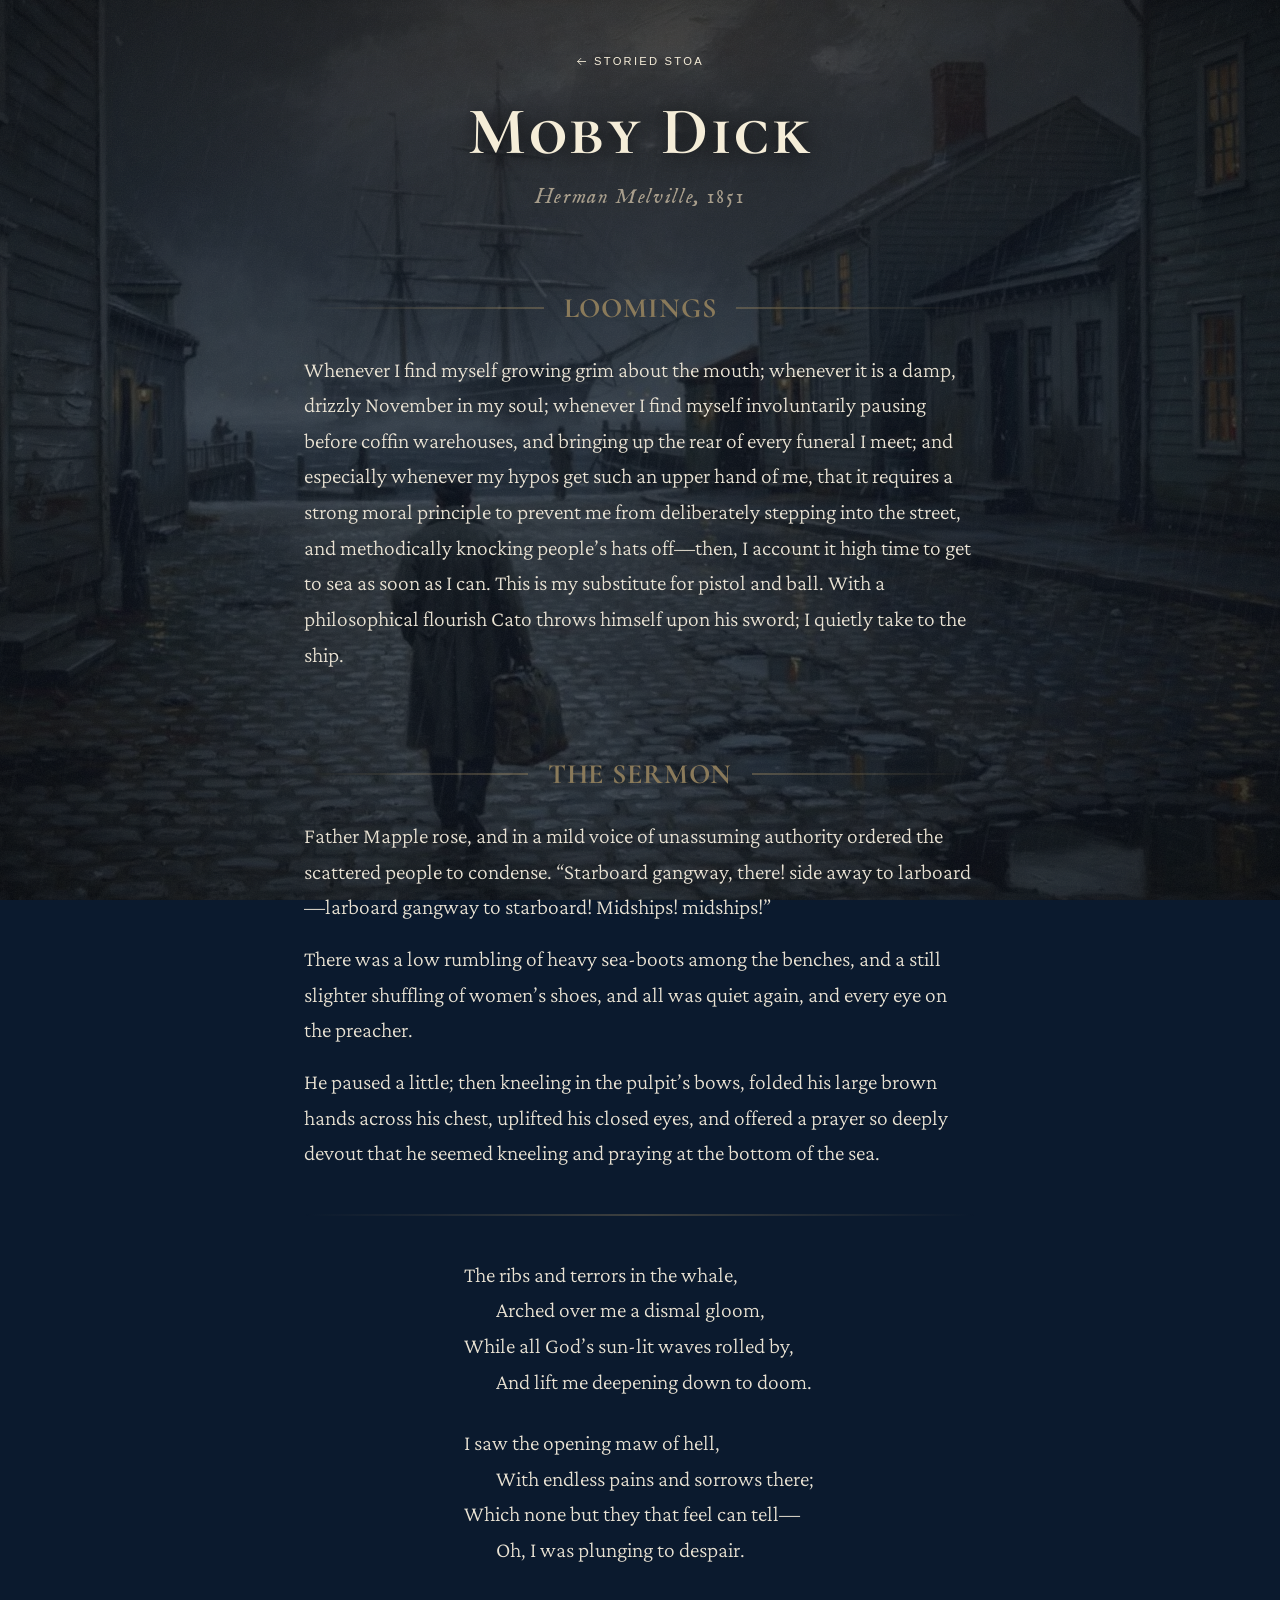
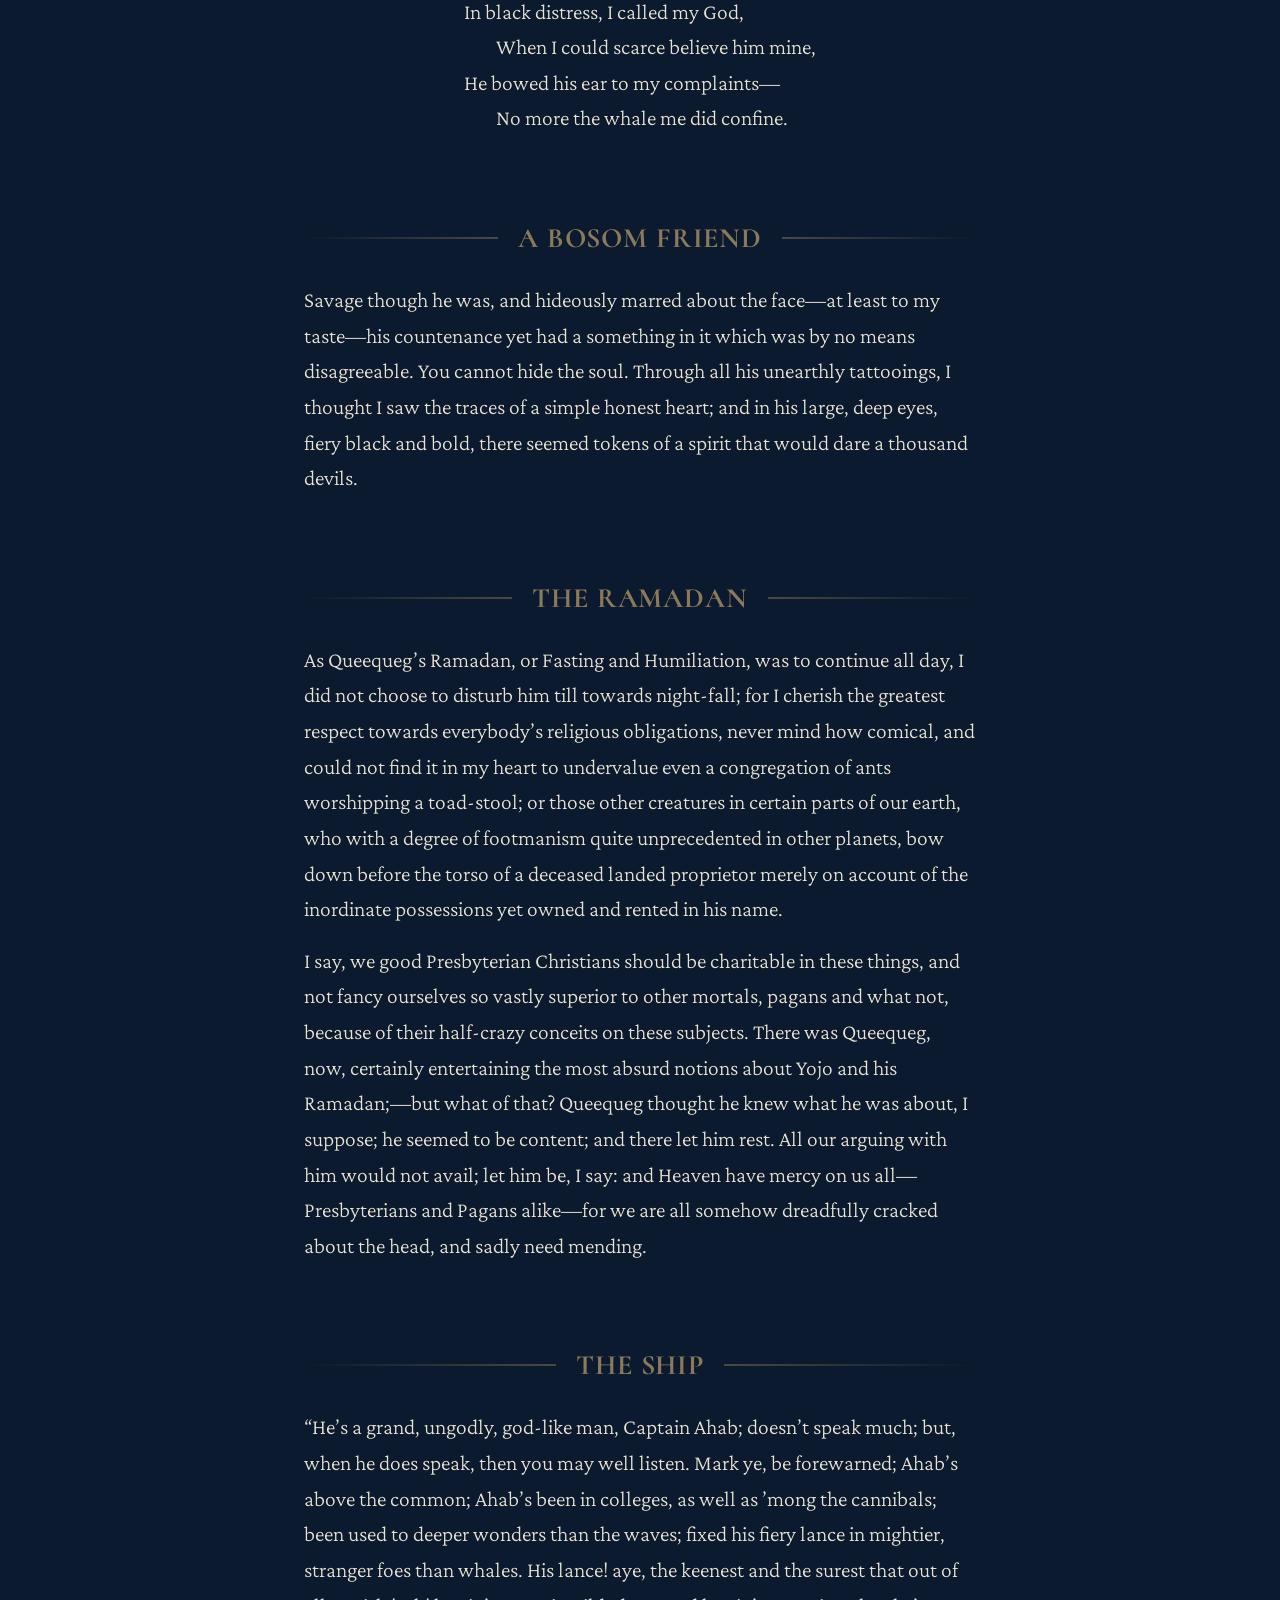
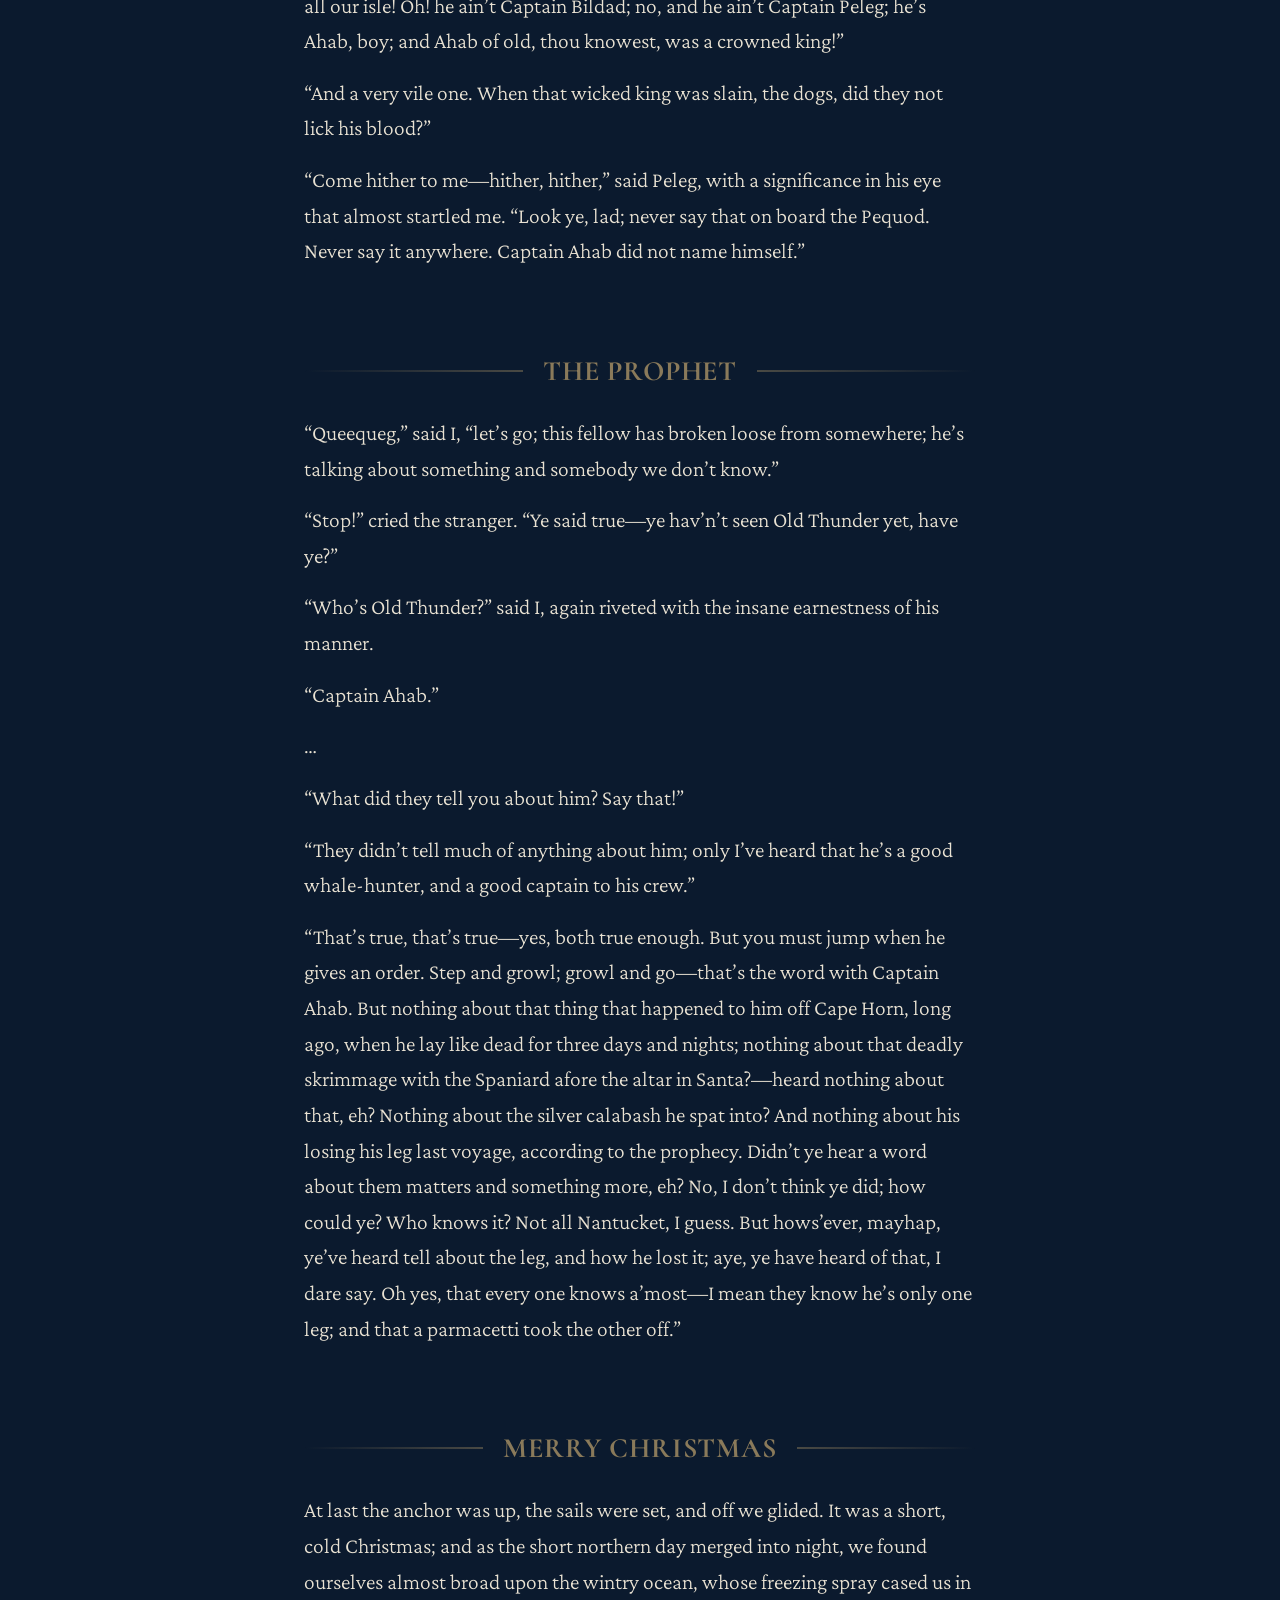
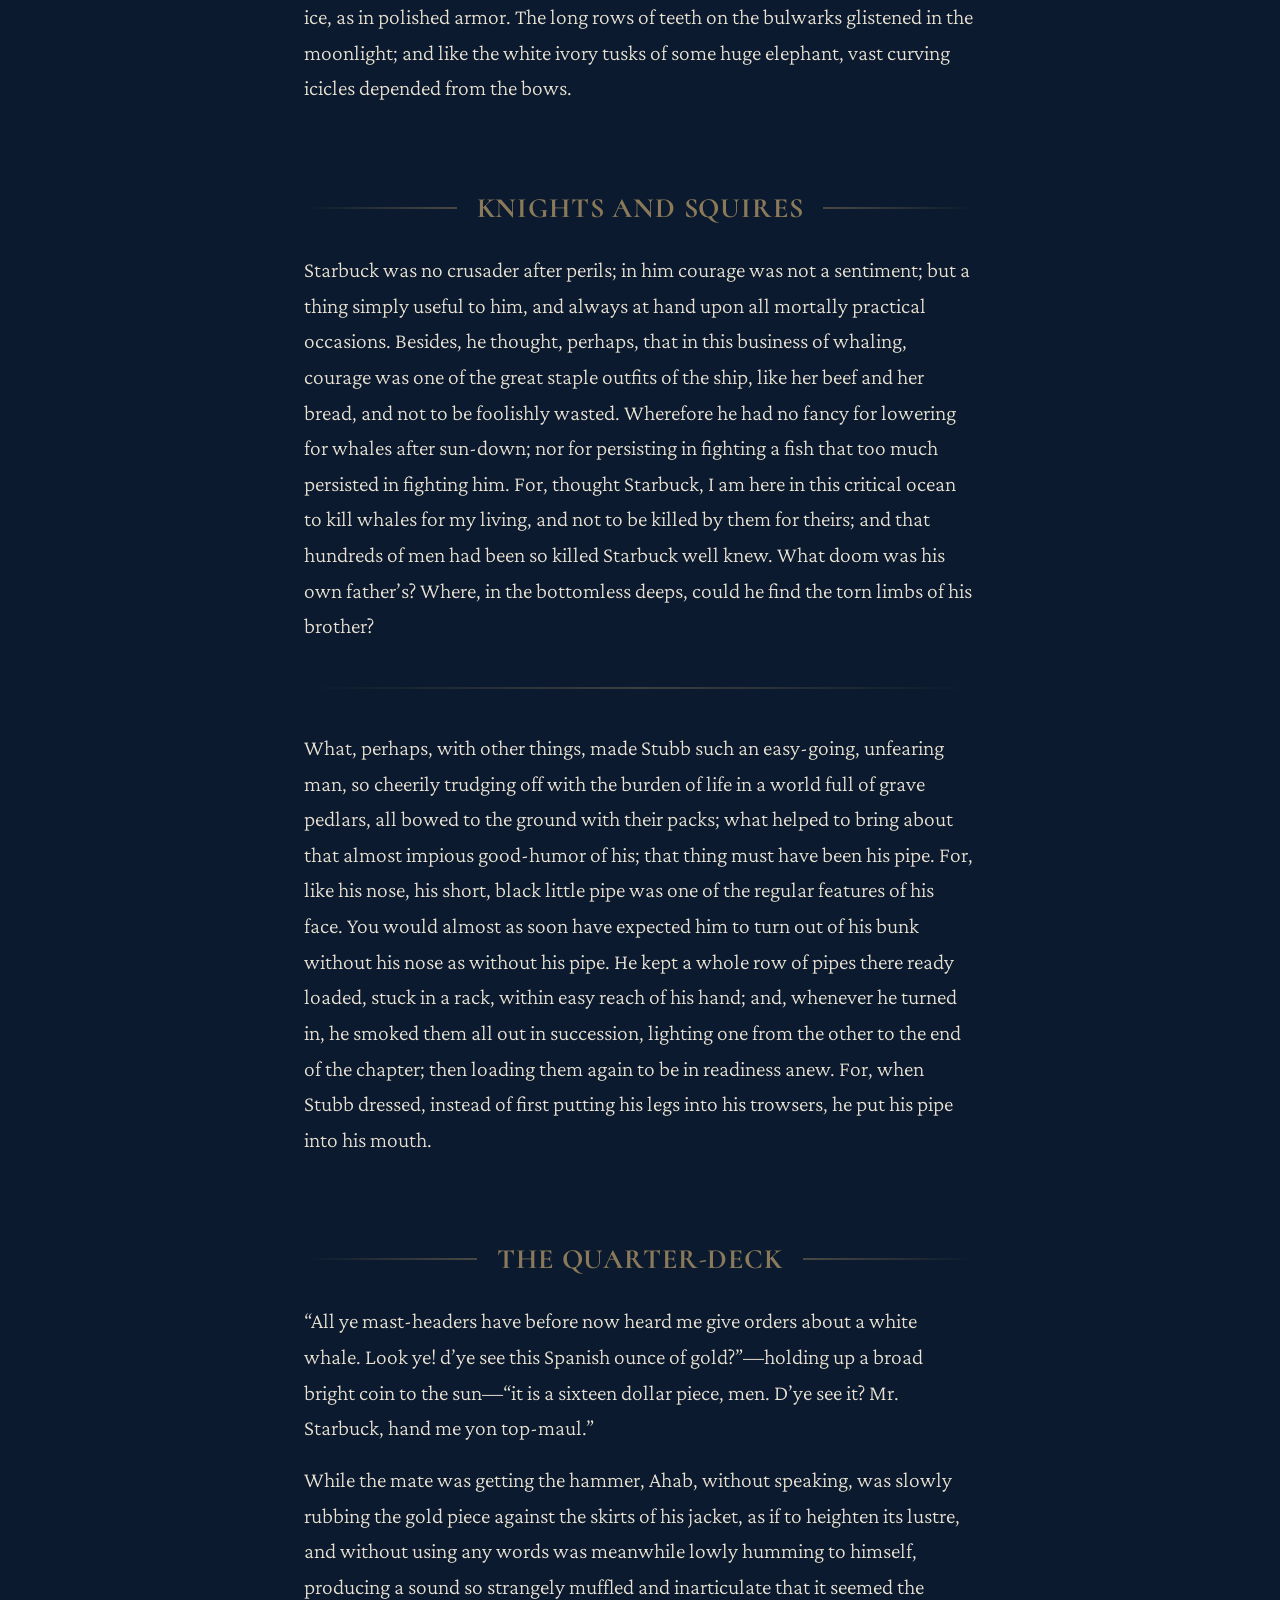
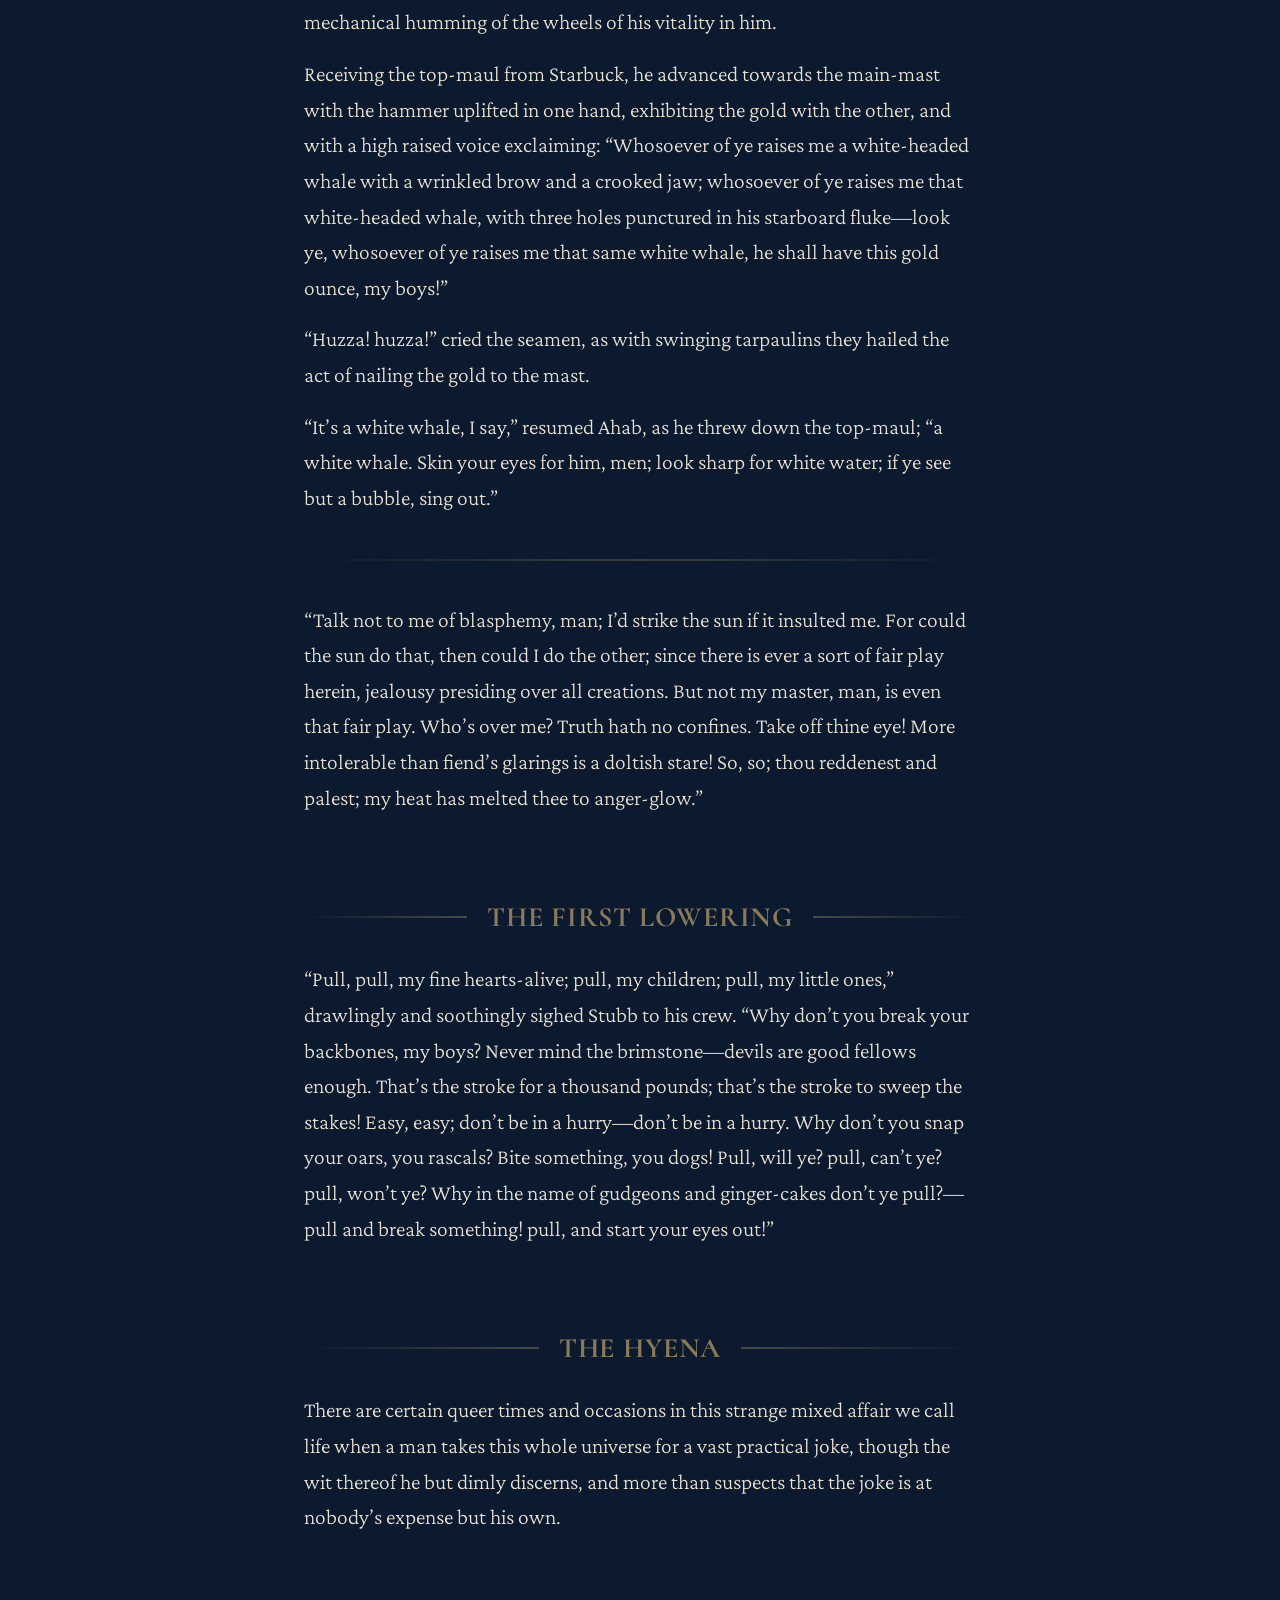
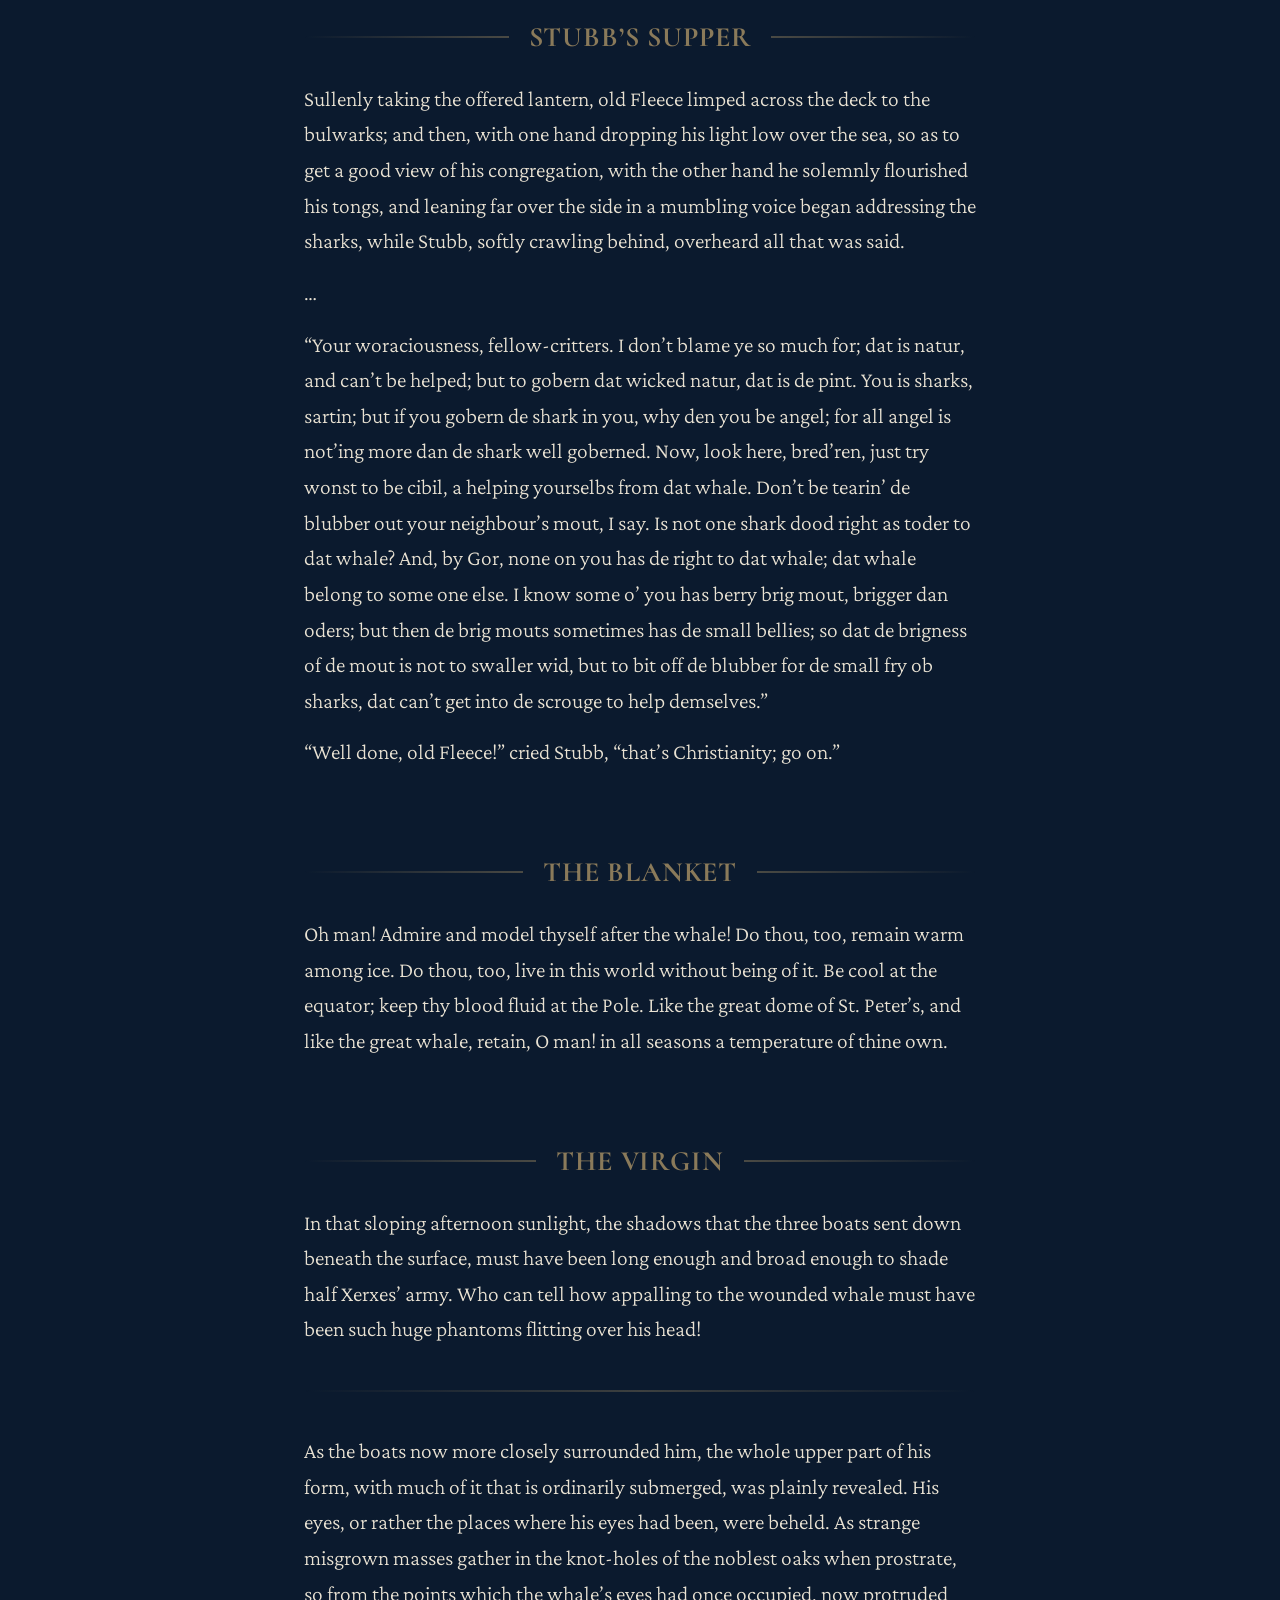
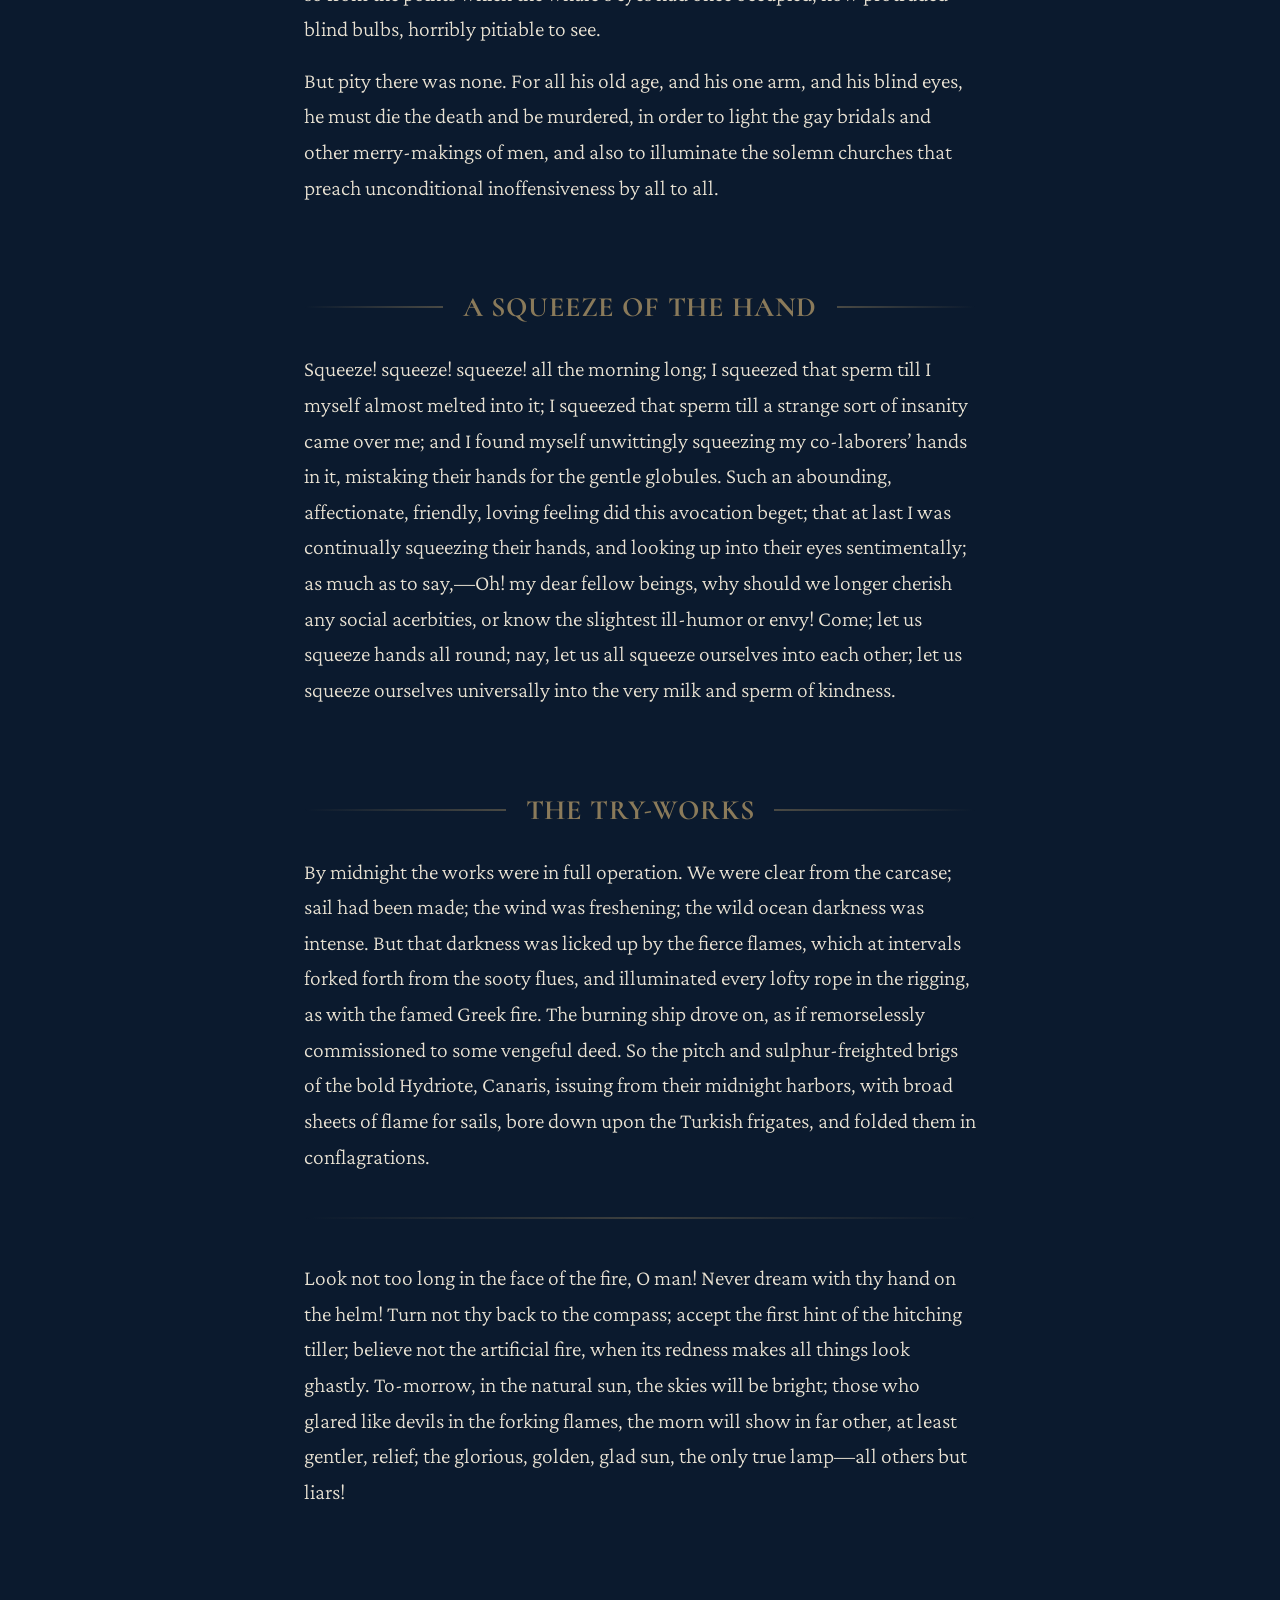
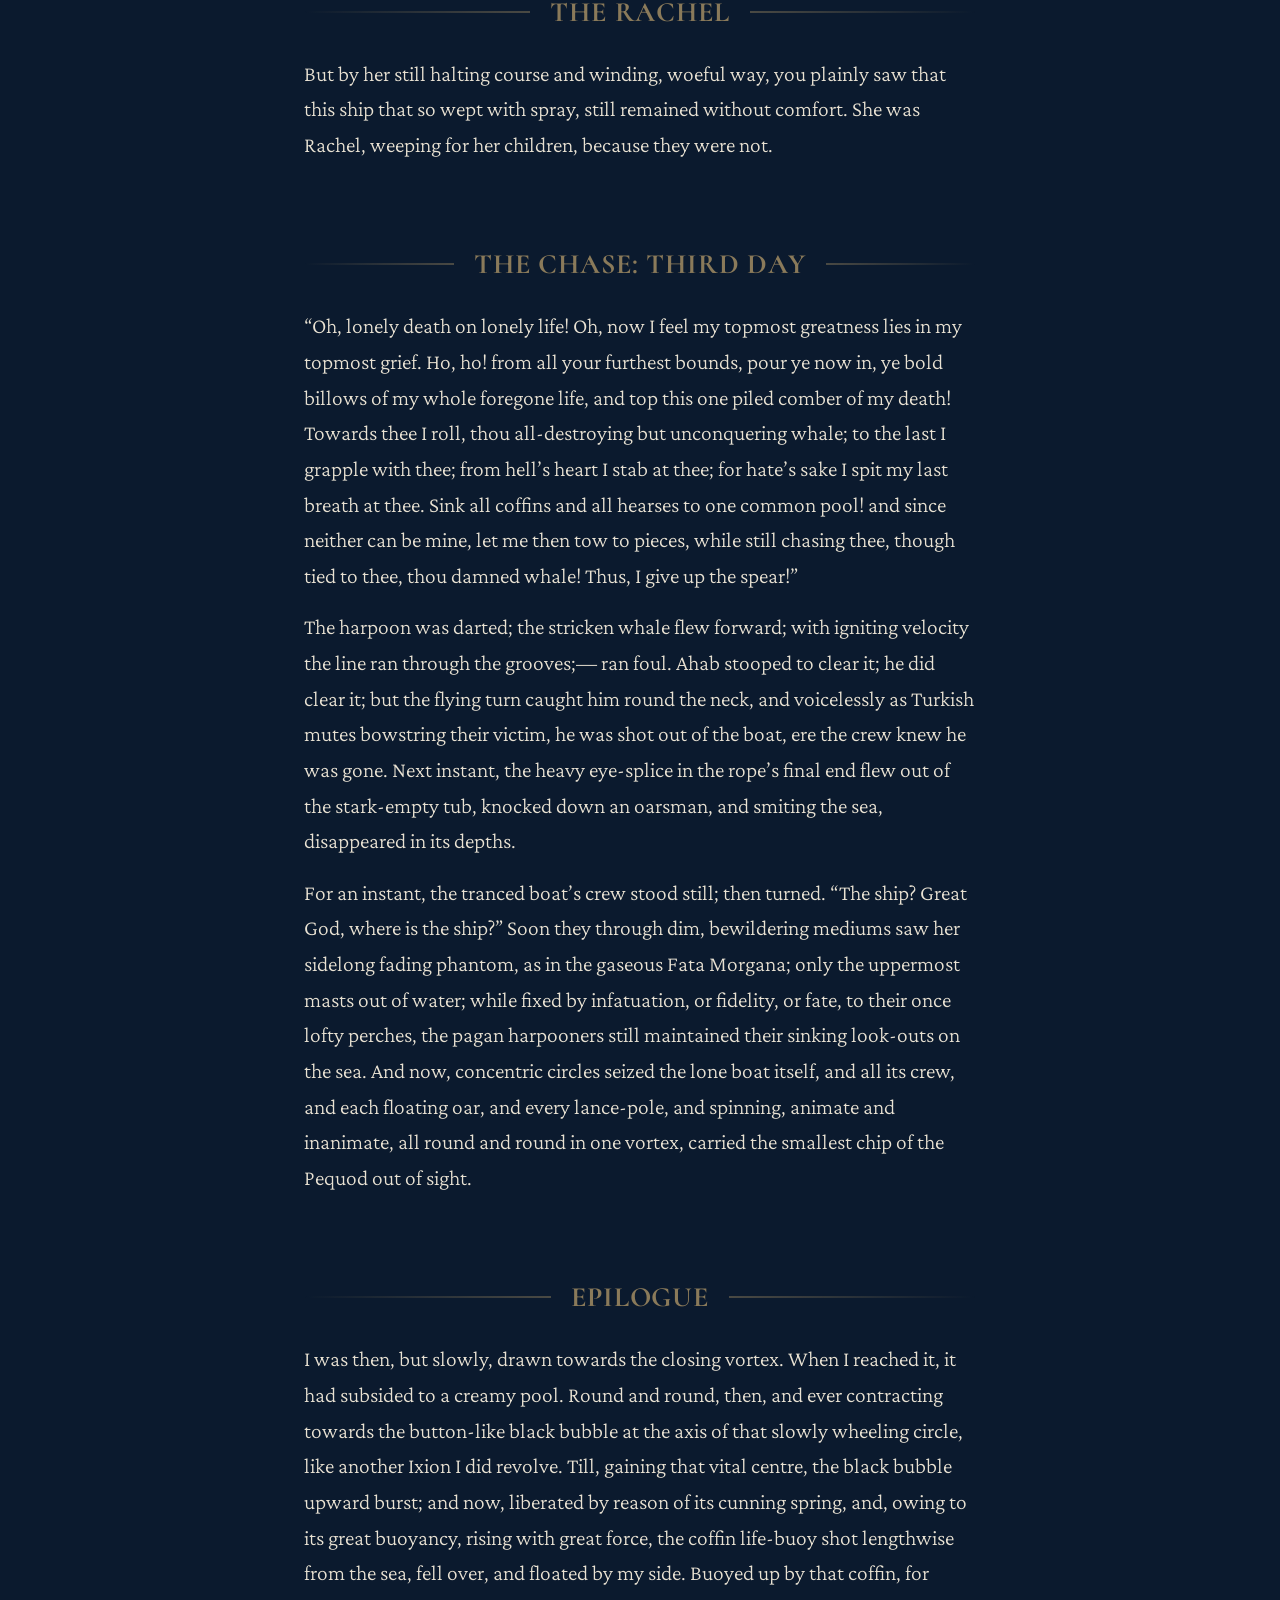
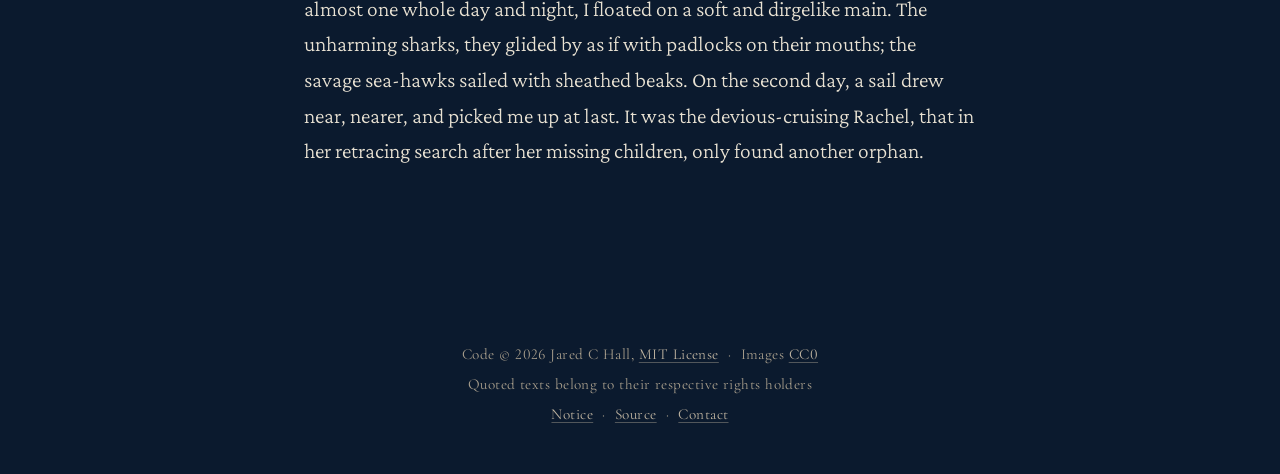
<file: murals/moby-dick/index.html>
<!DOCTYPE html>
<html lang="en">
<head>
  <meta charset="UTF-8">
  <meta name="viewport" content="width=device-width, initial-scale=1.0">

  <title>Moby Dick</title>

  <link rel="icon" href="/favicon-32.png" sizes="32x32" type="image/png">
  <link rel="icon" href="/favicon.svg" type="image/svg+xml">

  <link href="/styles/fonts/crimson-pro/fonts.css" rel="stylesheet">
  <link href="/styles/fonts/cormorant-sc/fonts.css" rel="stylesheet">
  <link href="/styles/fonts/im-fell-english/fonts.css" rel="stylesheet">
  <link href="/styles/fonts/cormorant-garamond/fonts.css" rel="stylesheet">

  <link href="/styles/colors.css" rel="stylesheet">
  <link href="/styles/skene.css" rel="stylesheet">
  <link href="/styles/mural.css" rel="stylesheet">
  <link href="moby-dick.css" rel="stylesheet">
  <link href="/styles/footer.css" rel="stylesheet">

  <script type="module" src="/scripts/index.js"></script>
</head>
<body>

<div id="scene-a" class="scene-layer"></div>
<div id="scene-b" class="scene-layer hidden"></div>
<div class="scene-overlay"></div>

<div class="content">
  <header class="title-block">
    <nav class="stoa-eyebrow" aria-label="Site">
      <a class="stoa-link" href="/">Storied Stoa</a>
    </nav>
    <h1 class="work-title">Moby Dick</h1>
    <p class="author">Herman Melville, 1851</p>
  </header>

  <main class="reading">
    <section class="passage">
      <h2 class="passage-heading scene-marker" id="loomings" data-scene="images/ishmael-arrives.webp">
        <a href="#loomings">Loomings</a>
      </h2>

      <blockquote class="excerpt">
        <p>Whenever I find myself growing grim about the mouth; whenever it is a damp, drizzly November in my soul; whenever I find myself involuntarily pausing before coffin warehouses, and bringing up the rear of every funeral I meet; and especially whenever my hypos get such an upper hand of me, that it requires a strong moral principle to prevent me from deliberately stepping into the street, and methodically knocking people’s hats off&mdash;then, I account it high time to get to sea as soon as I can. This is my substitute for pistol and ball. With a philosophical flourish Cato throws himself upon his sword; I quietly take to the ship.</p>
      </blockquote>
    </section>

    <section class="passage">
      <h2 class="passage-heading scene-marker" id="the-sermon" data-scene="images/mapple-sermon.webp">
        <a href="#the-sermon">The Sermon</a>
      </h2>

      <blockquote class="excerpt">
        <p>Father Mapple rose, and in a mild voice of unassuming authority ordered the scattered people to condense. “Starboard gangway, there! side away to larboard&mdash;larboard gangway to starboard! Midships! midships!”</p>
        <p>There was a low rumbling of heavy sea-boots among the benches, and a still slighter shuffling of women’s shoes, and all was quiet again, and every eye on the preacher.</p>
        <p>He paused a little; then kneeling in the pulpit’s bows, folded his large brown hands across his chest, uplifted his closed eyes, and offered a prayer so deeply devout that he seemed kneeling and praying at the bottom of the sea.</p>
      </blockquote>

      <hr class="divider">

      <blockquote class="excerpt">
        <div class="hymn">
          <p class="stanza">
            <span class="line">The ribs and terrors in the whale,</span>
            <span class="line indent">Arched over me a dismal gloom,</span>
            <span class="line">While all God’s sun-lit waves rolled by,</span>
            <span class="line indent">And lift me deepening down to doom.</span>
          </p>
          <p class="stanza">
            <span class="line">I saw the opening maw of hell,</span>
            <span class="line indent">With endless pains and sorrows there;</span>
            <span class="line">Which none but they that feel can tell&mdash;</span>
            <span class="line indent">Oh, I was plunging to despair.</span>
          </p>
          <p class="stanza">
            <span class="line">In black distress, I called my God,</span>
            <span class="line indent">When I could scarce believe him mine,</span>
            <span class="line">He bowed his ear to my complaints&mdash;</span>
            <span class="line indent">No more the whale me did confine.</span>
          </p>
        </div>
      </blockquote>
    </section>

    <section class="passage">
      <h2 class="passage-heading scene-marker" id="bosom-friend" data-scene="images/bosom-friend.webp">
        <a href="#bosom-friend">A Bosom Friend</a>
      </h2>

      <blockquote class="excerpt">
        <p>Savage though he was, and hideously marred about the face&mdash;at least to my taste&mdash;his countenance yet had a something in it which was by no means disagreeable. You cannot hide the soul. Through all his unearthly tattooings, I thought I saw the traces of a simple honest heart; and in his large, deep eyes, fiery black and bold, there seemed tokens of a spirit that would dare a thousand devils.</p>
      </blockquote>
    </section>

    <section class="passage">
      <h2 class="passage-heading" id="the-ramadan">
        <a href="#the-ramadan">The Ramadan</a>
      </h2>

      <blockquote class="excerpt">
        <p>As Queequeg’s Ramadan, or Fasting and Humiliation, was to continue all day, I did not choose to disturb him till towards night-fall; for I cherish the greatest respect towards everybody’s religious obligations, never mind how comical, and could not find it in my heart to undervalue even a congregation of ants worshipping a toad-stool; or those other creatures in certain parts of our earth, who with a degree of footmanism quite unprecedented in other planets, bow down before the torso of a deceased landed proprietor merely on account of the inordinate possessions yet owned and rented in his name.</p>
        <p>I say, we good Presbyterian Christians should be charitable in these things, and not fancy ourselves so vastly superior to other mortals, pagans and what not, because of their half-crazy conceits on these subjects. There was Queequeg, now, certainly entertaining the most absurd notions about Yojo and his Ramadan;&mdash;but what of that? Queequeg thought he knew what he was about, I suppose; he seemed to be content; and there let him rest. All our arguing with him would not avail; let him be, I say: and Heaven have mercy on us all&mdash;Presbyterians and Pagans alike&mdash;for we are all somehow dreadfully cracked about the head, and sadly need mending.</p>
      </blockquote>
    </section>

    <section class="passage">
      <h2 class="passage-heading scene-marker" id="the-ship" data-scene="images/peleg-bildad.webp">
        <a href="#the-ship">The Ship</a>
      </h2>

      <blockquote class="excerpt">
        <p>“He’s a grand, ungodly, god-like man, Captain Ahab; doesn’t speak much; but, when he does speak, then you may well listen. Mark ye, be forewarned; Ahab’s above the common; Ahab’s been in colleges, as well as ’mong the cannibals; been used to deeper wonders than the waves; fixed his fiery lance in mightier, stranger foes than whales. His lance! aye, the keenest and the surest that out of all our isle! Oh! he ain’t Captain Bildad; no, and he ain’t Captain Peleg; he’s Ahab, boy; and Ahab of old, thou knowest, was a crowned king!”</p>
        <p>“And a very vile one. When that wicked king was slain, the dogs, did they not lick his blood?”</p>
        <p>“Come hither to me&mdash;hither, hither,” said Peleg, with a significance in his eye that almost startled me. “Look ye, lad; never say that on board the Pequod. Never say it anywhere. Captain Ahab did not name himself.”</p>
      </blockquote>
    </section>

    <section class="passage">
      <h2 class="passage-heading scene-marker" id="the-prophet" data-scene="images/elijah.webp">
        <a href="#the-prophet">The Prophet</a>
      </h2>

      <blockquote class="excerpt">
        <p>“Queequeg,” said I, “let’s go; this fellow has broken loose from somewhere; he’s talking about something and somebody we don’t know.”</p>
        <p>“Stop!” cried the stranger. “Ye said true&mdash;ye hav’n’t seen Old Thunder yet, have ye?”</p>
        <p>“Who’s Old Thunder?” said I, again riveted with the insane earnestness of his manner.</p>
        <p>“Captain Ahab.”</p>
        <p>&hellip;</p>
        <p>“What did they tell you about him? Say that!”</p>
        <p>“They didn’t tell much of anything about him; only I’ve heard that he’s a good whale-hunter, and a good captain to his crew.”</p>
        <p>“That’s true, that’s true&mdash;yes, both true enough. But you must jump when he gives an order. Step and growl; growl and go&mdash;that’s the word with Captain Ahab. But nothing about that thing that happened to him off Cape Horn, long ago, when he lay like dead for three days and nights; nothing about that deadly skrimmage with the Spaniard afore the altar in Santa?&mdash;heard nothing about that, eh? Nothing about the silver calabash he spat into? And nothing about his losing his leg last voyage, according to the prophecy. Didn’t ye hear a word about them matters and something more, eh? No, I don’t think ye did; how could ye? Who knows it? Not all Nantucket, I guess. But hows’ever, mayhap, ye’ve heard tell about the leg, and how he lost it; aye, ye have heard of that, I dare say. Oh yes, that every one knows a’most&mdash;I mean they know he’s only one leg; and that a parmacetti took the other off.”</p>
      </blockquote>
    </section>

    <section class="passage">
      <h2 class="passage-heading" id="merry-christmas">
        <a href="#merry-christmas">Merry Christmas</a>
      </h2>

      <blockquote class="excerpt">
        <p>At last the anchor was up, the sails were set, and off we glided. It was a short, cold Christmas; and as the short northern day merged into night, we found ourselves almost broad upon the wintry ocean, whose freezing spray cased us in ice, as in polished armor. The long rows of teeth on the bulwarks glistened in the moonlight; and like the white ivory tusks of some huge elephant, vast curving icicles depended from the bows.</p>
      </blockquote>
    </section>

    <section class="passage">
      <h2 class="passage-heading scene-marker" id="knights-and-squires" data-scene="images/starbuck-stubbs.webp">
        <a href="#knights-and-squires">Knights and Squires</a>
      </h2>

      <blockquote class="excerpt">
        <p>Starbuck was no crusader after perils; in him courage was not a sentiment; but a thing simply useful to him, and always at hand upon all mortally practical occasions. Besides, he thought, perhaps, that in this business of whaling, courage was one of the great staple outfits of the ship, like her beef and her bread, and not to be foolishly wasted. Wherefore he had no fancy for lowering for whales after sun-down; nor for persisting in fighting a fish that too much persisted in fighting him. For, thought Starbuck, I am here in this critical ocean to kill whales for my living, and not to be killed by them for theirs; and that hundreds of men had been so killed Starbuck well knew. What doom was his own father’s? Where, in the bottomless deeps, could he find the torn limbs of his brother?</p>
      </blockquote>

      <hr class="divider">

      <blockquote class="excerpt">
        <p>What, perhaps, with other things, made Stubb such an easy-going, unfearing man, so cheerily trudging off with the burden of life in a world full of grave pedlars, all bowed to the ground with their packs; what helped to bring about that almost impious good-humor of his; that thing must have been his pipe. For, like his nose, his short, black little pipe was one of the regular features of his face. You would almost as soon have expected him to turn out of his bunk without his nose as without his pipe. He kept a whole row of pipes there ready loaded, stuck in a rack, within easy reach of his hand; and, whenever he turned in, he smoked them all out in succession, lighting one from the other to the end of the chapter; then loading them again to be in readiness anew. For, when Stubb dressed, instead of first putting his legs into his trowsers, he put his pipe into his mouth.</p>
      </blockquote>
    </section>

    <section class="passage">
      <h2 class="passage-heading scene-marker" id="the-quarter-deck" data-scene="images/ahab-doubloon.webp">
        <a href="#the-quarter-deck">The Quarter-Deck</a>
      </h2>

      <blockquote class="excerpt">
        <p>“All ye mast-headers have before now heard me give orders about a white whale. Look ye! d’ye see this Spanish ounce of gold?”—holding up a broad bright coin to the sun—“it is a sixteen dollar piece, men. D’ye see it? Mr. Starbuck, hand me yon top-maul.”</p>
        <p>While the mate was getting the hammer, Ahab, without speaking, was slowly rubbing the gold piece against the skirts of his jacket, as if to heighten its lustre, and without using any words was meanwhile lowly humming to himself, producing a sound so strangely muffled and inarticulate that it seemed the mechanical humming of the wheels of his vitality in him.</p>
        <p>Receiving the top-maul from Starbuck, he advanced towards the main-mast with the hammer uplifted in one hand, exhibiting the gold with the other, and with a high raised voice exclaiming: “Whosoever of ye raises me a white-headed whale with a wrinkled brow and a crooked jaw; whosoever of ye raises me that white-headed whale, with three holes punctured in his starboard fluke—look ye, whosoever of ye raises me that same white whale, he shall have this gold ounce, my boys!”</p>
        <p>“Huzza! huzza!” cried the seamen, as with swinging tarpaulins they hailed the act of nailing the gold to the mast.</p>
        <p>“It’s a white whale, I say,” resumed Ahab, as he threw down the top-maul; “a white whale. Skin your eyes for him, men; look sharp for white water; if ye see but a bubble, sing out.”</p>
      </blockquote>

      <hr class="divider">

      <blockquote class="excerpt">
        <p>“Talk not to me of blasphemy, man; I’d strike the sun if it insulted me. For could the sun do that, then could I do the other; since there is ever a sort of fair play herein, jealousy presiding over all creations. But not my master, man, is even that fair play. Who’s over me? Truth hath no confines. Take off thine eye! More intolerable than fiend’s glarings is a doltish stare! So, so; thou reddenest and palest; my heat has melted thee to anger-glow.”</p>
      </blockquote>
    </section>

    <section class="passage">
      <h2 class="passage-heading scene-marker" id="the-first-lowering" data-scene="images/stubbs-rowers.webp">
        <a href="#the-first-lowering">The First Lowering</a>
      </h2>

      <blockquote class="excerpt">
        <p>“Pull, pull, my fine hearts-alive; pull, my children; pull, my little ones,” drawlingly and soothingly sighed Stubb to his crew. “Why don’t you break your backbones, my boys? Never mind the brimstone&mdash;devils are good fellows enough. That’s the stroke for a thousand pounds; that’s the stroke to sweep the stakes! Easy, easy; don’t be in a hurry&mdash;don’t be in a hurry. Why don’t you snap your oars, you rascals? Bite something, you dogs! Pull, will ye? pull, can’t ye? pull, won’t ye? Why in the name of gudgeons and ginger-cakes don’t ye pull?&mdash;pull and break something! pull, and start your eyes out!”</p>
      </blockquote>
    </section>

    <section class="passage">
      <h2 class="passage-heading" id="the-hyena">
        <a href="#the-hyena">The Hyena</a>
      </h2>

      <blockquote class="excerpt">
        <p>There are certain queer times and occasions in this strange mixed affair we call life when a man takes this whole universe for a vast practical joke, though the wit thereof he but dimly discerns, and more than suspects that the joke is at nobody’s expense but his own.</p>
      </blockquote>
    </section>

    <section class="passage">
      <h2 class="passage-heading scene-marker" id="stubbs-supper" data-scene="images/fleece.webp">
        <a href="#stubbs-supper">Stubb’s Supper</a>
      </h2>

      <blockquote class="excerpt">
        <p>Sullenly taking the offered lantern, old Fleece limped across the deck to the bulwarks; and then, with one hand dropping his light low over the sea, so as to get a good view of his congregation, with the other hand he solemnly flourished his tongs, and leaning far over the side in a mumbling voice began addressing the sharks, while Stubb, softly crawling behind, overheard all that was said.</p>
        <p>&hellip;</p>
        <p>“Your woraciousness, fellow-critters. I don’t blame ye so much for; dat is natur, and can’t be helped; but to gobern dat wicked natur, dat is de pint. You is sharks, sartin; but if you gobern de shark in you, why den you be angel; for all angel is not’ing more dan de shark well goberned. Now, look here, bred’ren, just try wonst to be cibil, a helping yourselbs from dat whale. Don’t be tearin’ de blubber out your neighbour’s mout, I say. Is not one shark dood right as toder to dat whale? And, by Gor, none on you has de right to dat whale; dat whale belong to some one else. I know some o’ you has berry brig mout, brigger dan oders; but then de brig mouts sometimes has de small bellies; so dat de brigness of de mout is not to swaller wid, but to bit off de blubber for de small fry ob sharks, dat can’t get into de scrouge to help demselves.”</p>
        <p>“Well done, old Fleece!” cried Stubb, “that’s Christianity; go on.”</p>
      </blockquote>
    </section>

    <section class="passage">
      <h2 class="passage-heading scene-marker" id="the-blanket" data-scene="images/whale-diving.webp">
        <a href="#the-blanket">The Blanket</a>
      </h2>

      <blockquote class="excerpt">
        <p>Oh man! Admire and model thyself after the whale! Do thou, too, remain warm among ice. Do thou, too, live in this world without being of it. Be cool at the equator; keep thy blood fluid at the Pole. Like the great dome of St. Peter’s, and like the great whale, retain, O man! in all seasons a temperature of thine own.</p>
      </blockquote>
    </section>

    <section class="passage">
      <h2 class="passage-heading" id="the-virgin">
        <a href="#the-virgin">The Virgin</a>
      </h2>

      <blockquote class="excerpt">
        <p>In that sloping afternoon sunlight, the shadows that the three boats sent down beneath the surface, must have been long enough and broad enough to shade half Xerxes’ army. Who can tell how appalling to the wounded whale must have been such huge phantoms flitting over his head!</p>
      </blockquote>

      <hr class="divider">

      <blockquote class="excerpt">
        <p>As the boats now more closely surrounded him, the whole upper part of his form, with much of it that is ordinarily submerged, was plainly revealed. His eyes, or rather the places where his eyes had been, were beheld. As strange misgrown masses gather in the knot-holes of the noblest oaks when prostrate, so from the points which the whale’s eyes had once occupied, now protruded blind bulbs, horribly pitiable to see.</p>
        <p>But pity there was none. For all his old age, and his one arm, and his blind eyes, he must die the death and be murdered, in order to light the gay bridals and other merry-makings of men, and also to illuminate the solemn churches that preach unconditional inoffensiveness by all to all.</p>
      </blockquote>
    </section>

    <section class="passage">
      <h2 class="passage-heading scene-marker" id="squeeze-of-the-hand" data-scene="images/squeeze-squeeze.webp">
        <a href="#squeeze-of-the-hand">A Squeeze of the Hand</a>
      </h2>

      <blockquote class="excerpt">
        <p>Squeeze! squeeze! squeeze! all the morning long; I squeezed that sperm till I myself almost melted into it; I squeezed that sperm till a strange sort of insanity came over me; and I found myself unwittingly squeezing my co-laborers’ hands in it, mistaking their hands for the gentle globules. Such an abounding, affectionate, friendly, loving feeling did this avocation beget; that at last I was continually squeezing their hands, and looking up into their eyes sentimentally; as much as to say,&mdash;Oh! my dear fellow beings, why should we longer cherish any social acerbities, or know the slightest ill-humor or envy! Come; let us squeeze hands all round; nay, let us all squeeze ourselves into each other; let us squeeze ourselves universally into the very milk and sperm of kindness.</p>
      </blockquote>
    </section>

    <section class="passage">
      <h2 class="passage-heading scene-marker" id="try-works" data-scene="images/try-works.webp">
        <a href="#try-works">The Try-Works</a>
      </h2>

      <blockquote class="excerpt">
        <p>By midnight the works were in full operation. We were clear from the carcase; sail had been made; the wind was freshening; the wild ocean darkness was intense. But that darkness was licked up by the fierce flames, which at intervals forked forth from the sooty flues, and illuminated every lofty rope in the rigging, as with the famed Greek fire. The burning ship drove on, as if remorselessly commissioned to some vengeful deed. So the pitch and sulphur-freighted brigs of the bold Hydriote, Canaris, issuing from their midnight harbors, with broad sheets of flame for sails, bore down upon the Turkish frigates, and folded them in conflagrations.</p>
      </blockquote>

      <hr class="divider">

      <blockquote class="excerpt">
        <p>Look not too long in the face of the fire, O man! Never dream with thy hand on the helm! Turn not thy back to the compass; accept the first hint of the hitching tiller; believe not the artificial fire, when its redness makes all things look ghastly. To-morrow, in the natural sun, the skies will be bright; those who glared like devils in the forking flames, the morn will show in far other, at least gentler, relief; the glorious, golden, glad sun, the only true lamp&mdash;all others but liars!</p>
      </blockquote>
    </section>

    <section class="passage">
      <h2 class="passage-heading" id="the-rachel">
        <a href="#the-rachel">The Rachel</a>
      </h2>

      <blockquote class="excerpt">
        <p>But by her still halting course and winding, woeful way, you plainly saw that this ship that so wept with spray, still remained without comfort. She was Rachel, weeping for her children, because they were not.</p>
      </blockquote>
    </section>

    <section class="passage">
      <h2 class="passage-heading scene-marker" id="the-chase-third-day" data-scene="images/ahabs-death.webp">
        <a href="#the-chase-third-day">The Chase: Third Day</a>
      </h2>

      <blockquote class="excerpt">
        <p>“Oh, lonely death on lonely life! Oh, now I feel my topmost greatness lies in my topmost grief. Ho, ho! from all your furthest bounds, pour ye now in, ye bold billows of my whole foregone life, and top this one piled comber of my death! Towards thee I roll, thou all-destroying but unconquering whale; to the last I grapple with thee; from hell’s heart I stab at thee; for hate’s sake I spit my last breath at thee. Sink all coffins and all hearses to one common pool! and since neither can be mine, let me then tow to pieces, while still chasing thee, though tied to thee, thou damned whale! Thus, I give up the spear!”</p>
        <p>The harpoon was darted; the stricken whale flew forward; with igniting velocity the line ran through the grooves;&mdash; ran foul. Ahab stooped to clear it; he did clear it; but the flying turn caught him round the neck, and voicelessly as Turkish mutes bowstring their victim, he was shot out of the boat, ere the crew knew he was gone. Next instant, the heavy eye-splice in the rope’s final end flew out of the stark-empty tub, knocked down an oarsman, and smiting the sea, disappeared in its depths.</p>
        <p>For an instant, the tranced boat’s crew stood still; then turned. “The ship? Great God, where is the ship?” Soon they through dim, bewildering mediums saw her sidelong fading phantom, as in the gaseous Fata Morgana; only the uppermost masts out of water; while fixed by infatuation, or fidelity, or fate, to their once lofty perches, the pagan harpooners still maintained their sinking look-outs on the sea. And now, concentric circles seized the lone boat itself, and all its crew, and each floating oar, and every lance-pole, and spinning, animate and inanimate, all round and round in one vortex, carried the smallest chip of the Pequod out of sight.</p>
      </blockquote>
    </section>

    <section class="passage">
      <h2 class="passage-heading" id="epilogue">
        <a href="#epilogue">Epilogue</a>
      </h2>

      <blockquote class="excerpt">
        <p>I was then, but slowly, drawn towards the closing vortex. When I reached it, it had subsided to a creamy pool. Round and round, then, and ever contracting towards the button-like black bubble at the axis of that slowly wheeling circle, like another Ixion I did revolve. Till, gaining that vital centre, the black bubble upward burst; and now, liberated by reason of its cunning spring, and, owing to its great buoyancy, rising with great force, the coffin life-buoy shot lengthwise from the sea, fell over, and floated by my side. Buoyed up by that coffin, for almost one whole day and night, I floated on a soft and dirgelike main. The unharming sharks, they glided by as if with padlocks on their mouths; the savage sea-hawks sailed with sheathed beaks. On the second day, a sail drew near, nearer, and picked me up at last. It was the devious-cruising Rachel, that in her retracing search after her missing children, only found another orphan.</p>
      </blockquote>
    </section>
  </main>

</div>

<footer class="page-footer">
  <p class="footer-line footer-line--terms">
    <span class="footer-item">Code &copy; 2026 Jared C Hall, <a href="https://github.com/JaredCHall/storied-stoa/blob/main/LICENSE.md">MIT License</a></span>
    <span class="footer-item">Images <a href="https://creativecommons.org/publicdomain/zero/1.0/">CC0</a></span>
  </p>
  <p class="footer-line">
    <span class="footer-item">Quoted texts belong to their respective rights holders</span>
  </p>
  <p class="footer-line">
    <span class="footer-item"><a href="https://github.com/JaredCHall/storied-stoa/blob/main/NOTICE.md">Notice</a></span>
    <span class="footer-item"><a href="https://github.com/JaredCHall/storied-stoa">Source</a></span>
    <span class="footer-item"><a href="mailto:storied.stoa@gmail.com">Contact</a></span>
  </p>
</footer>

</body>
</html>
</file>
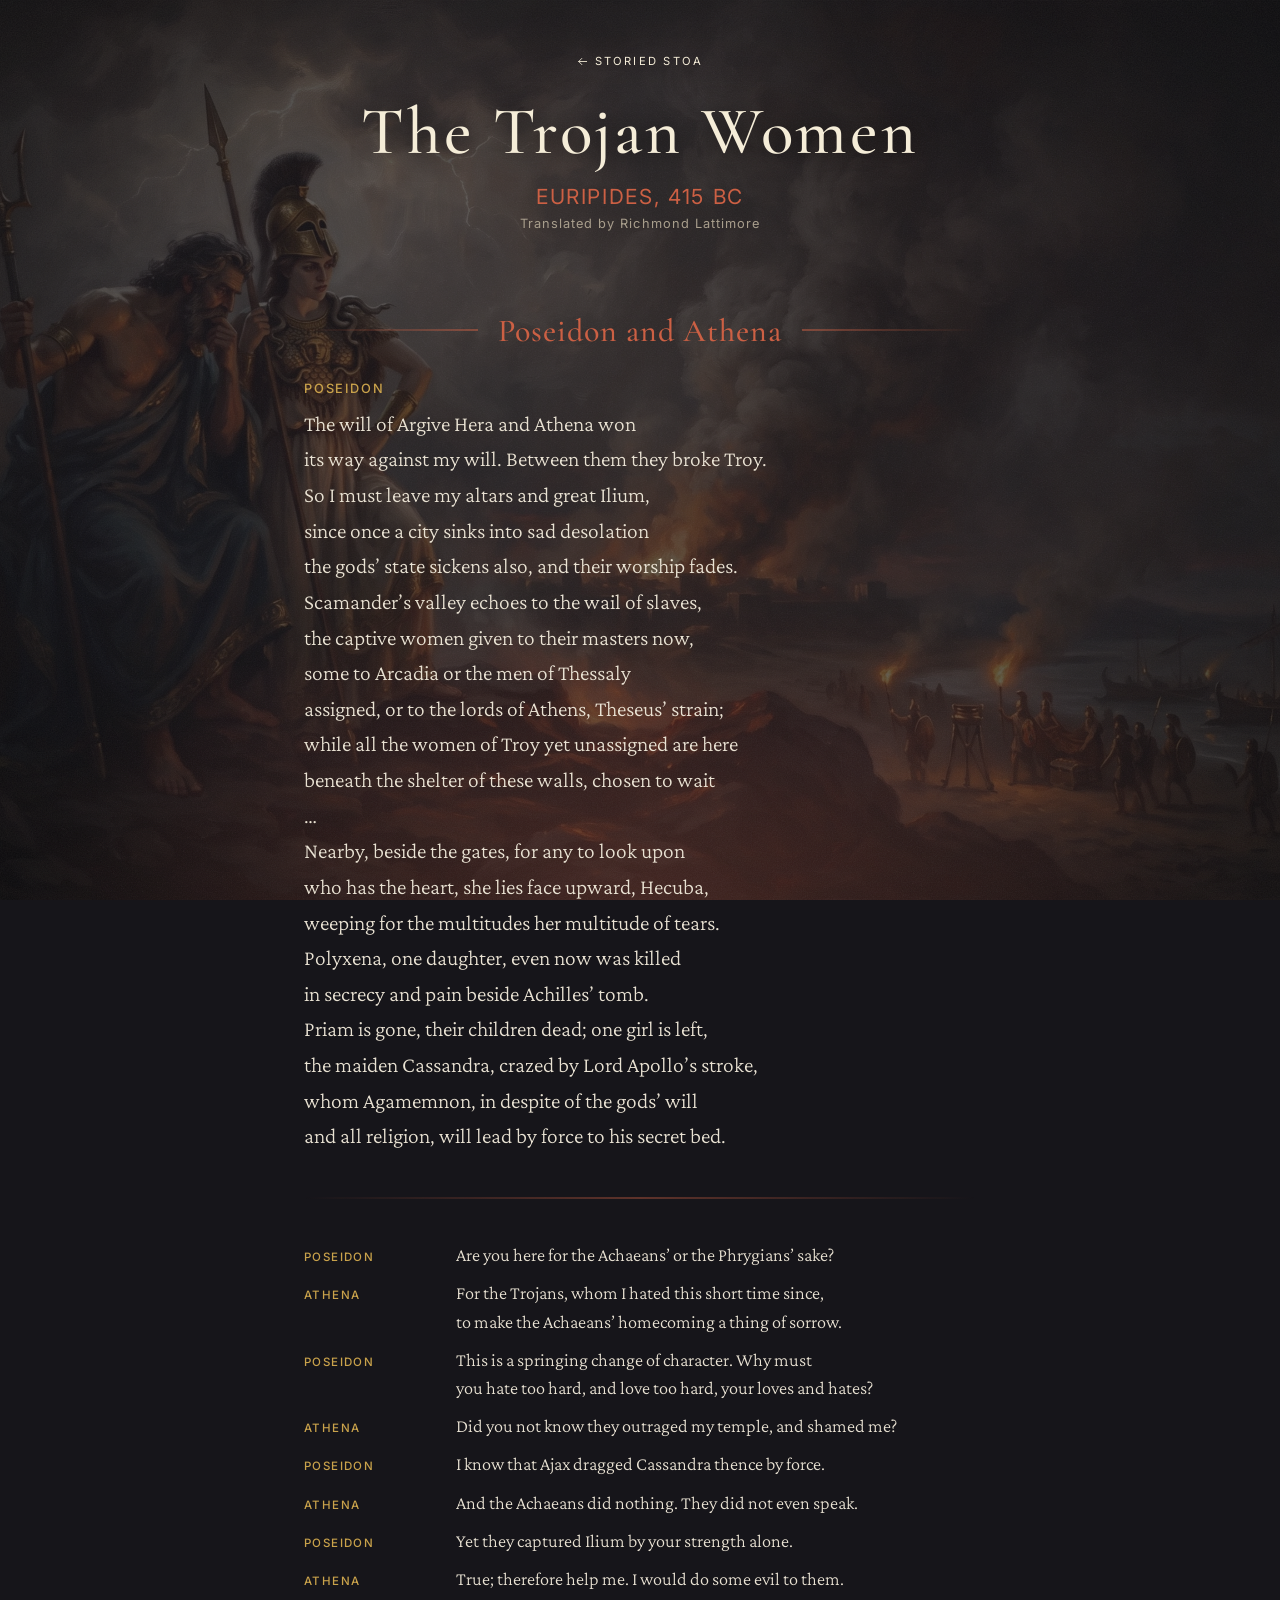
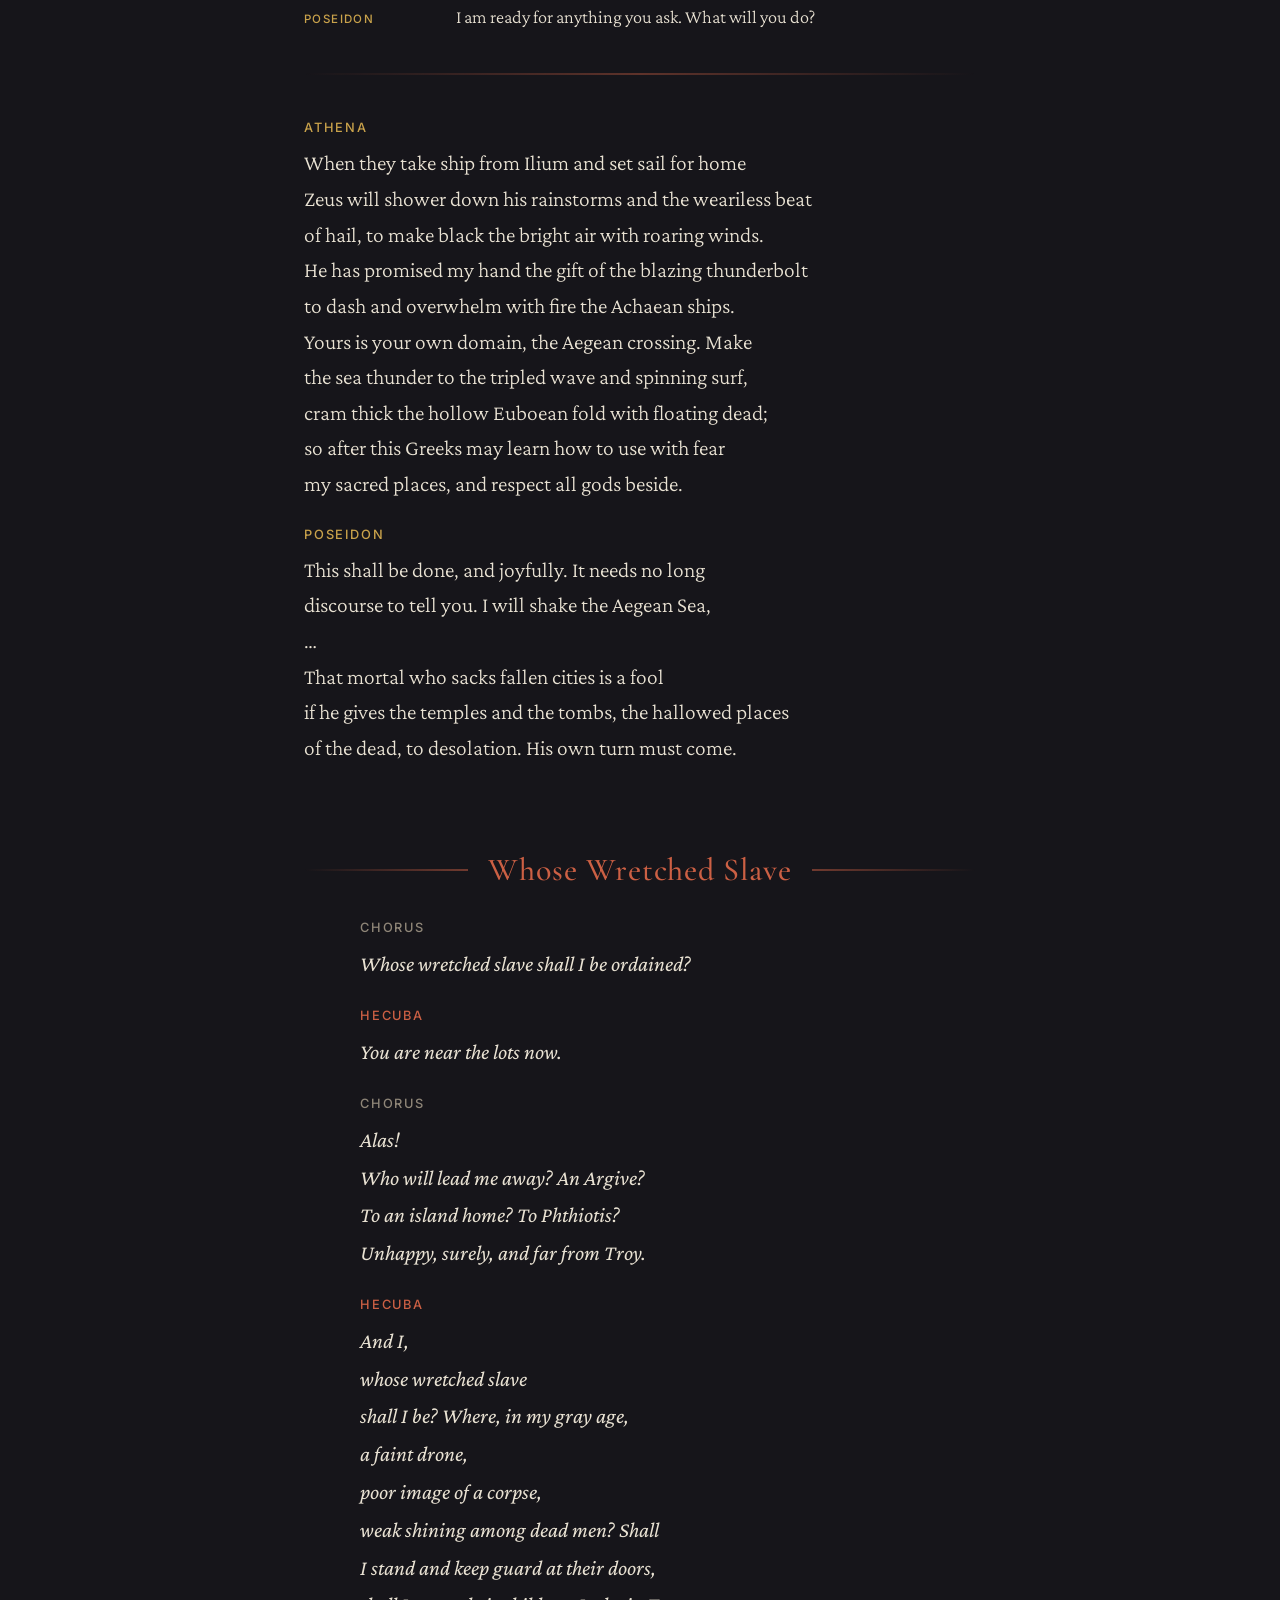
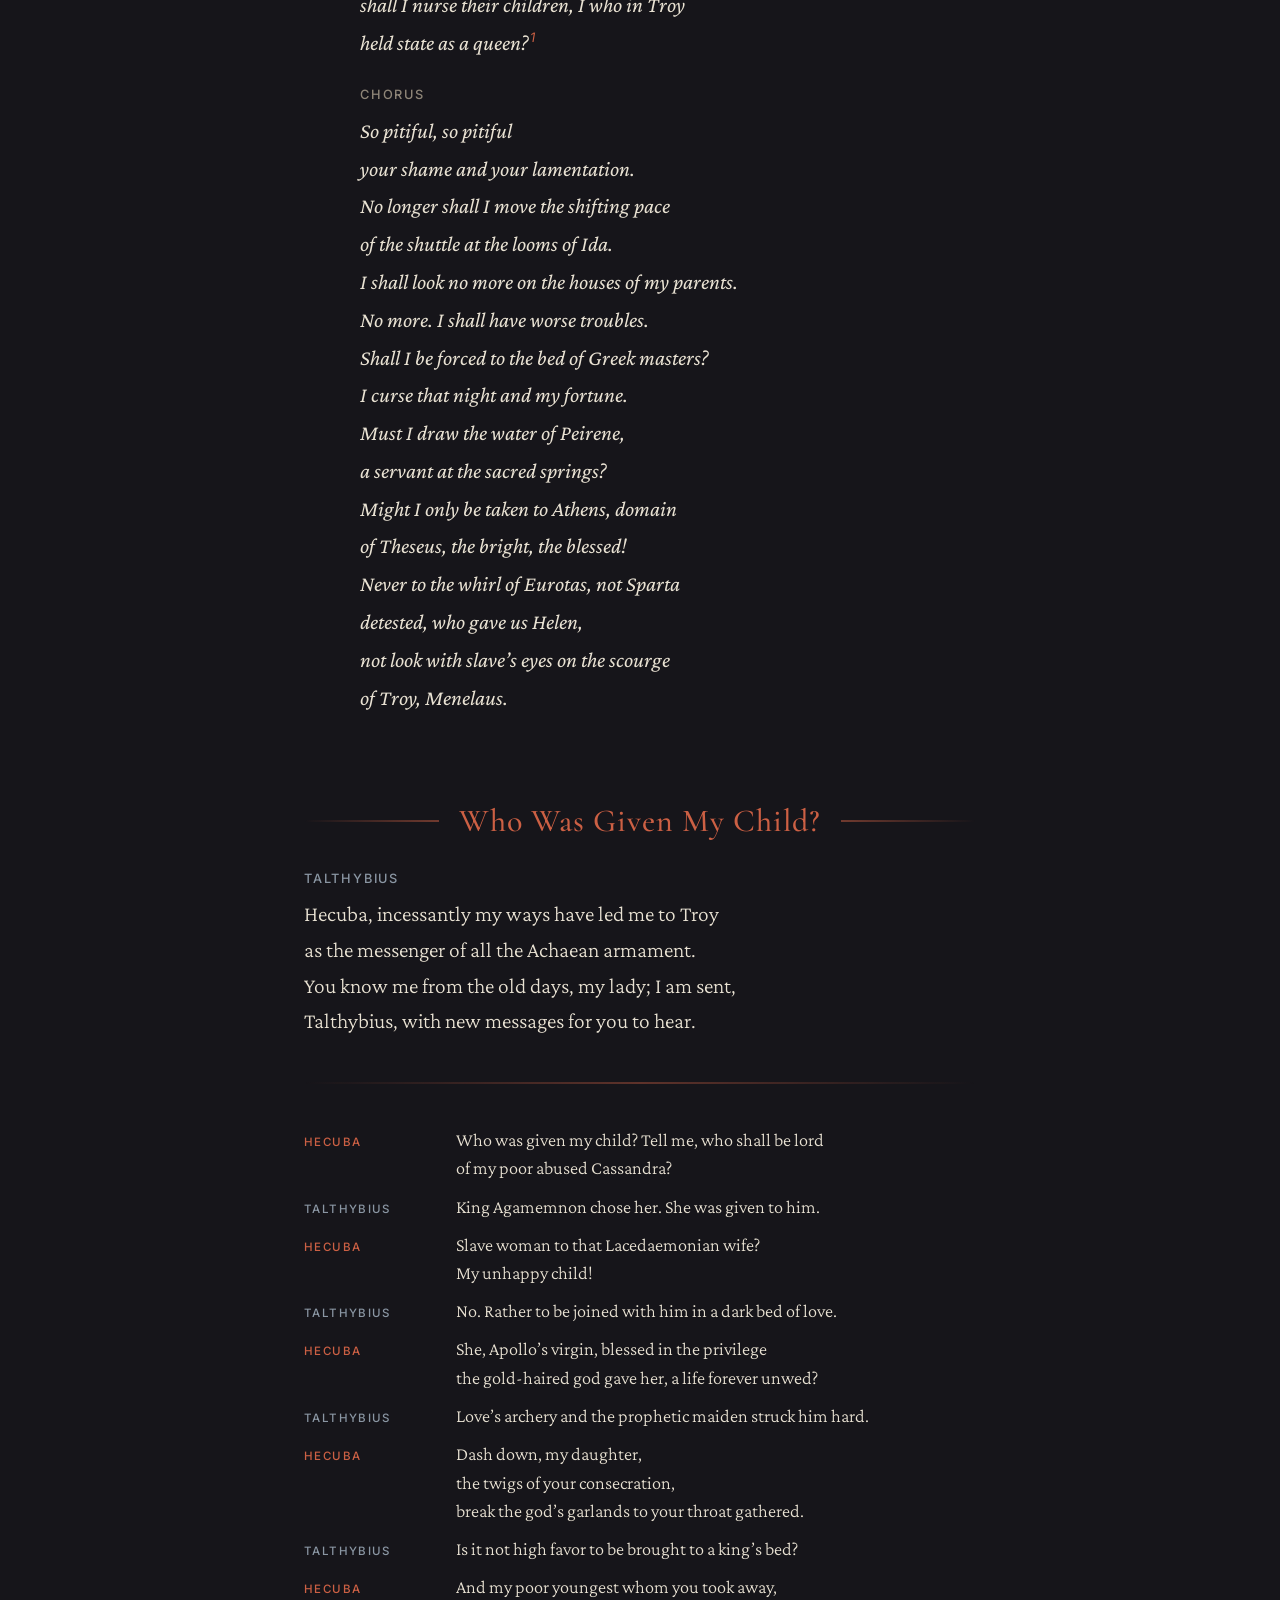
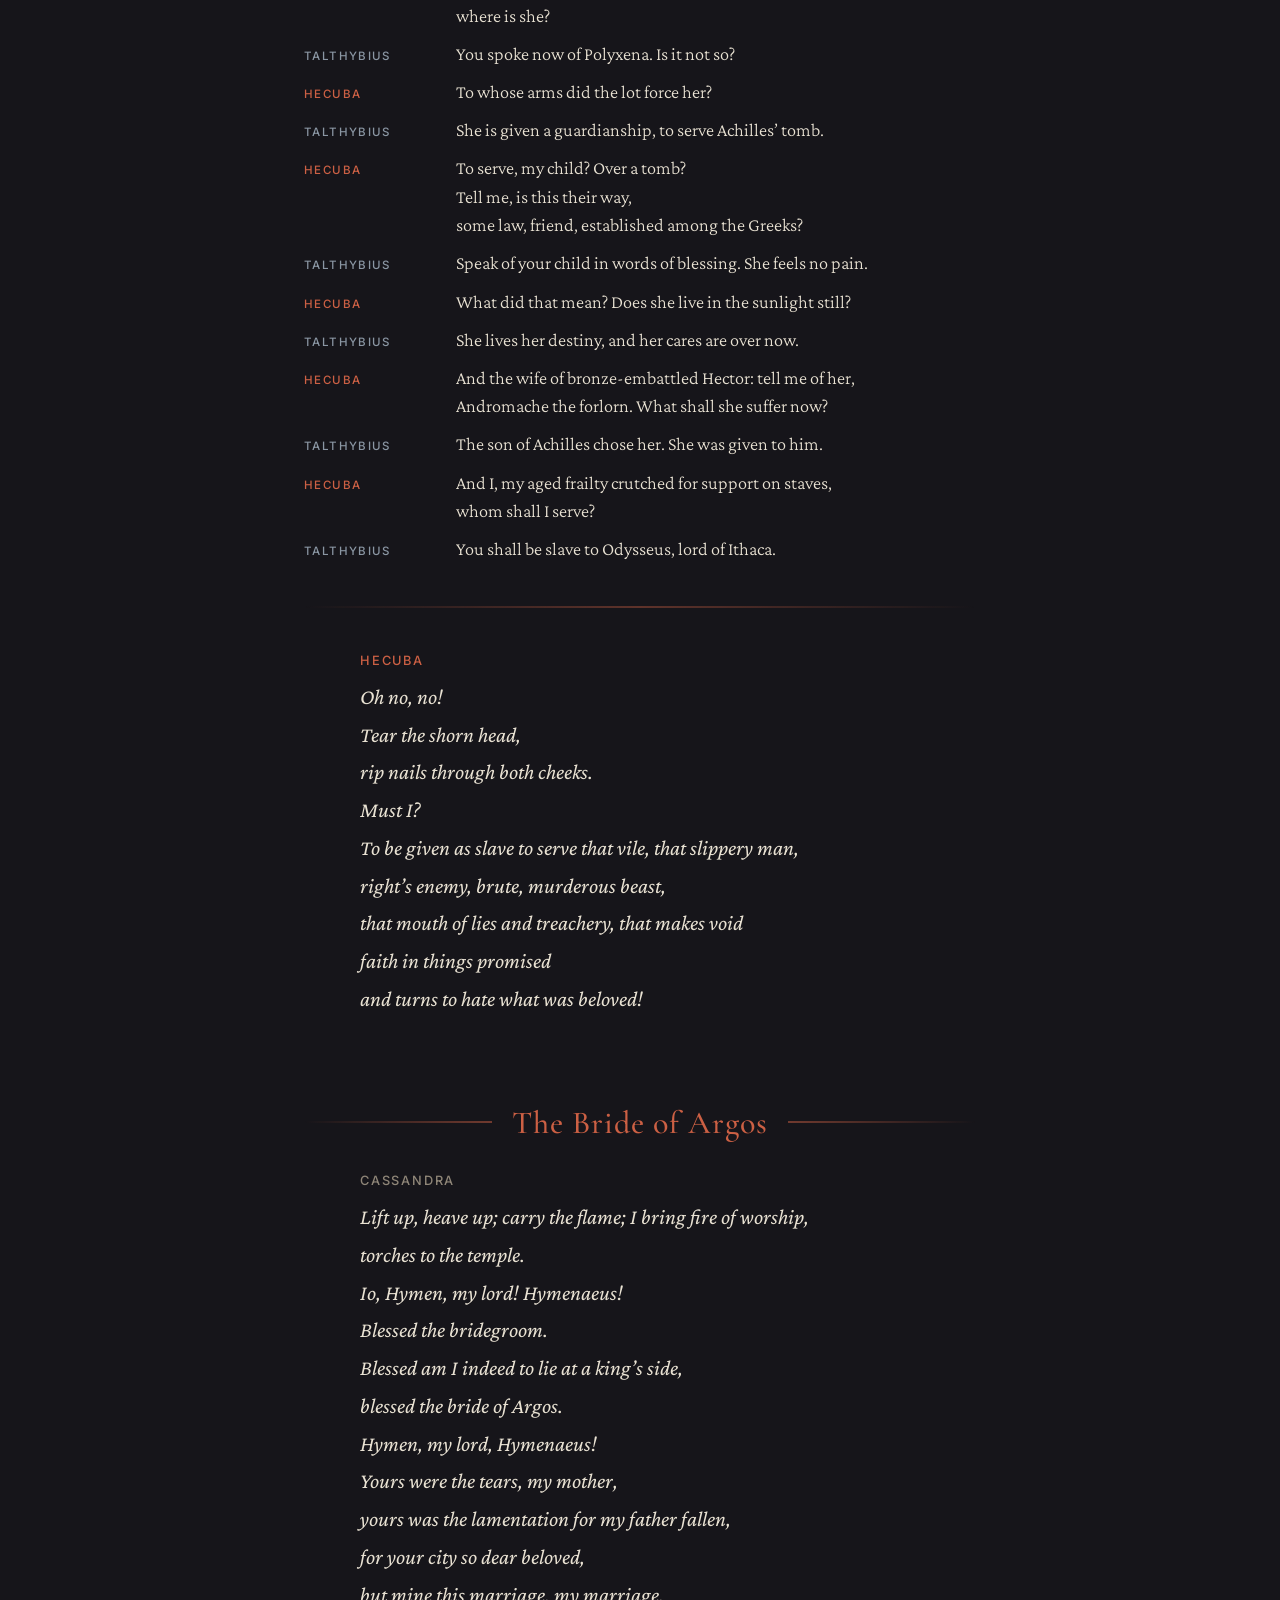
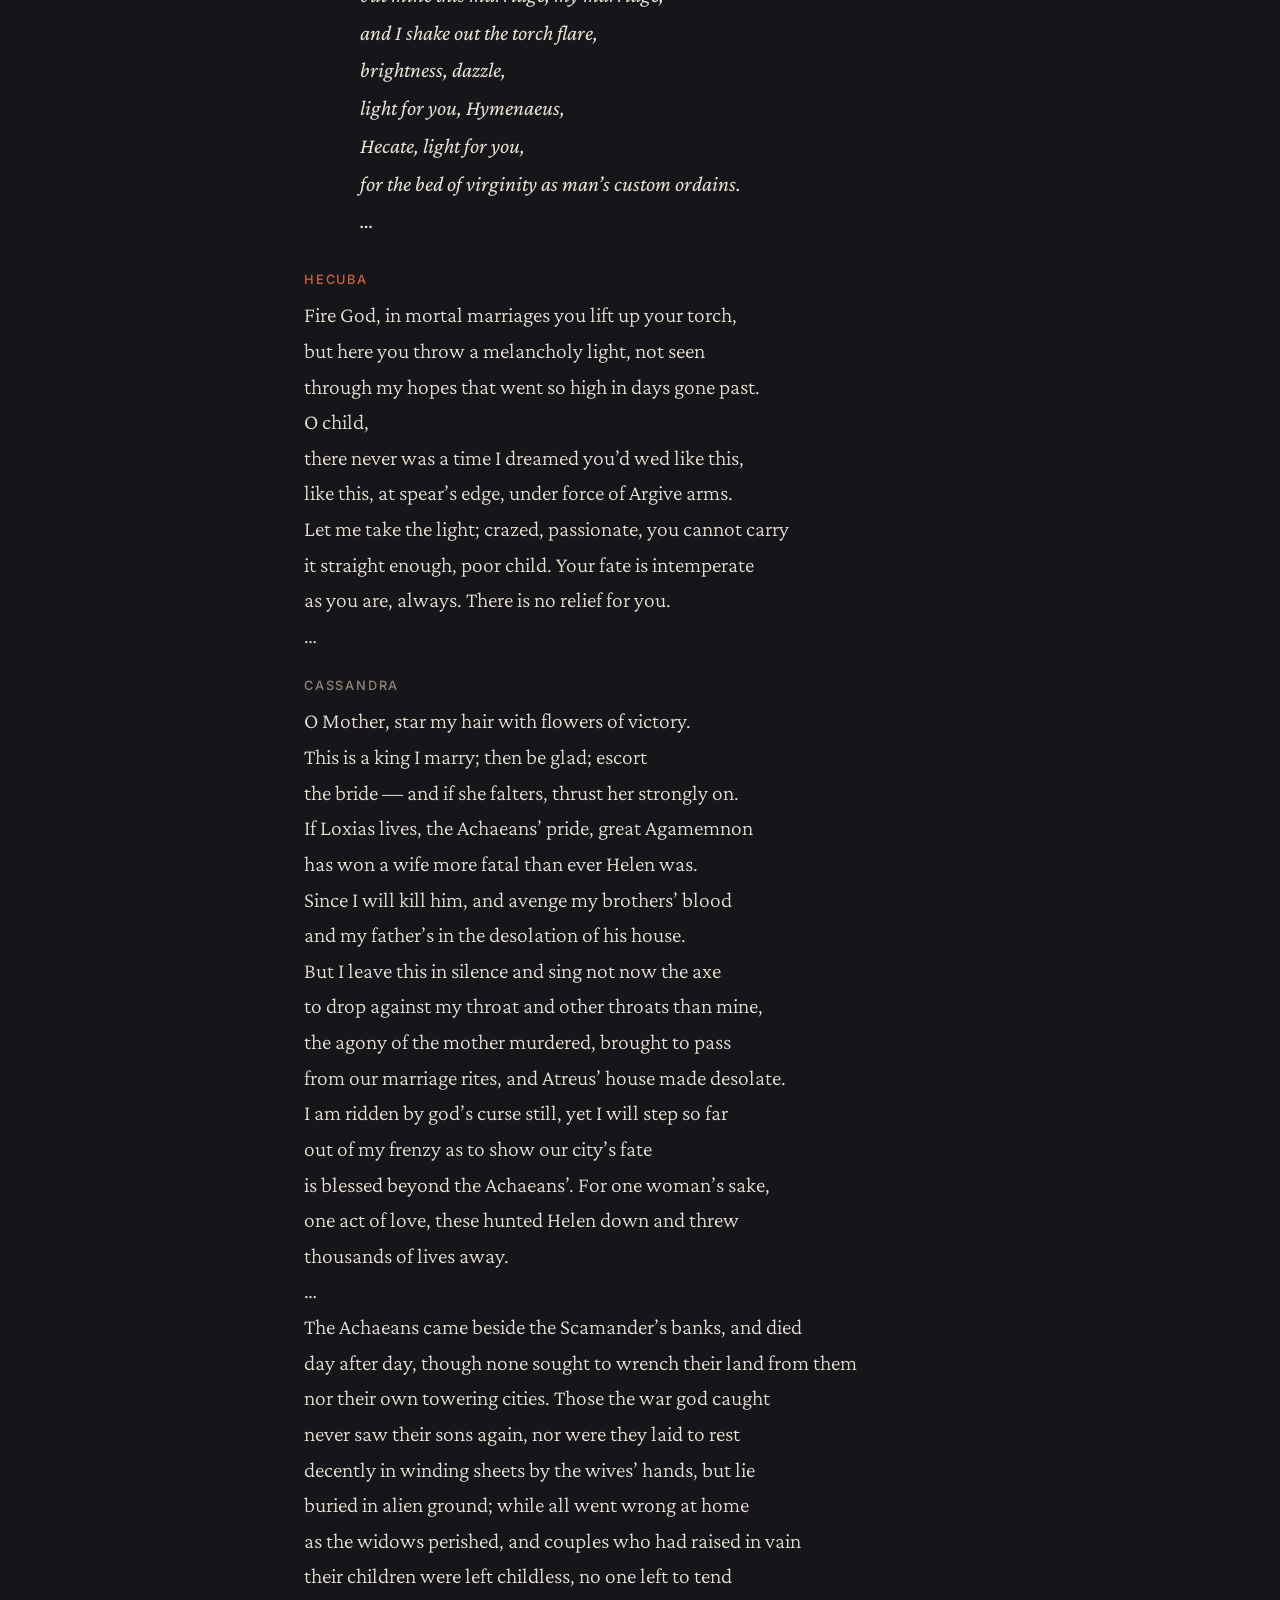
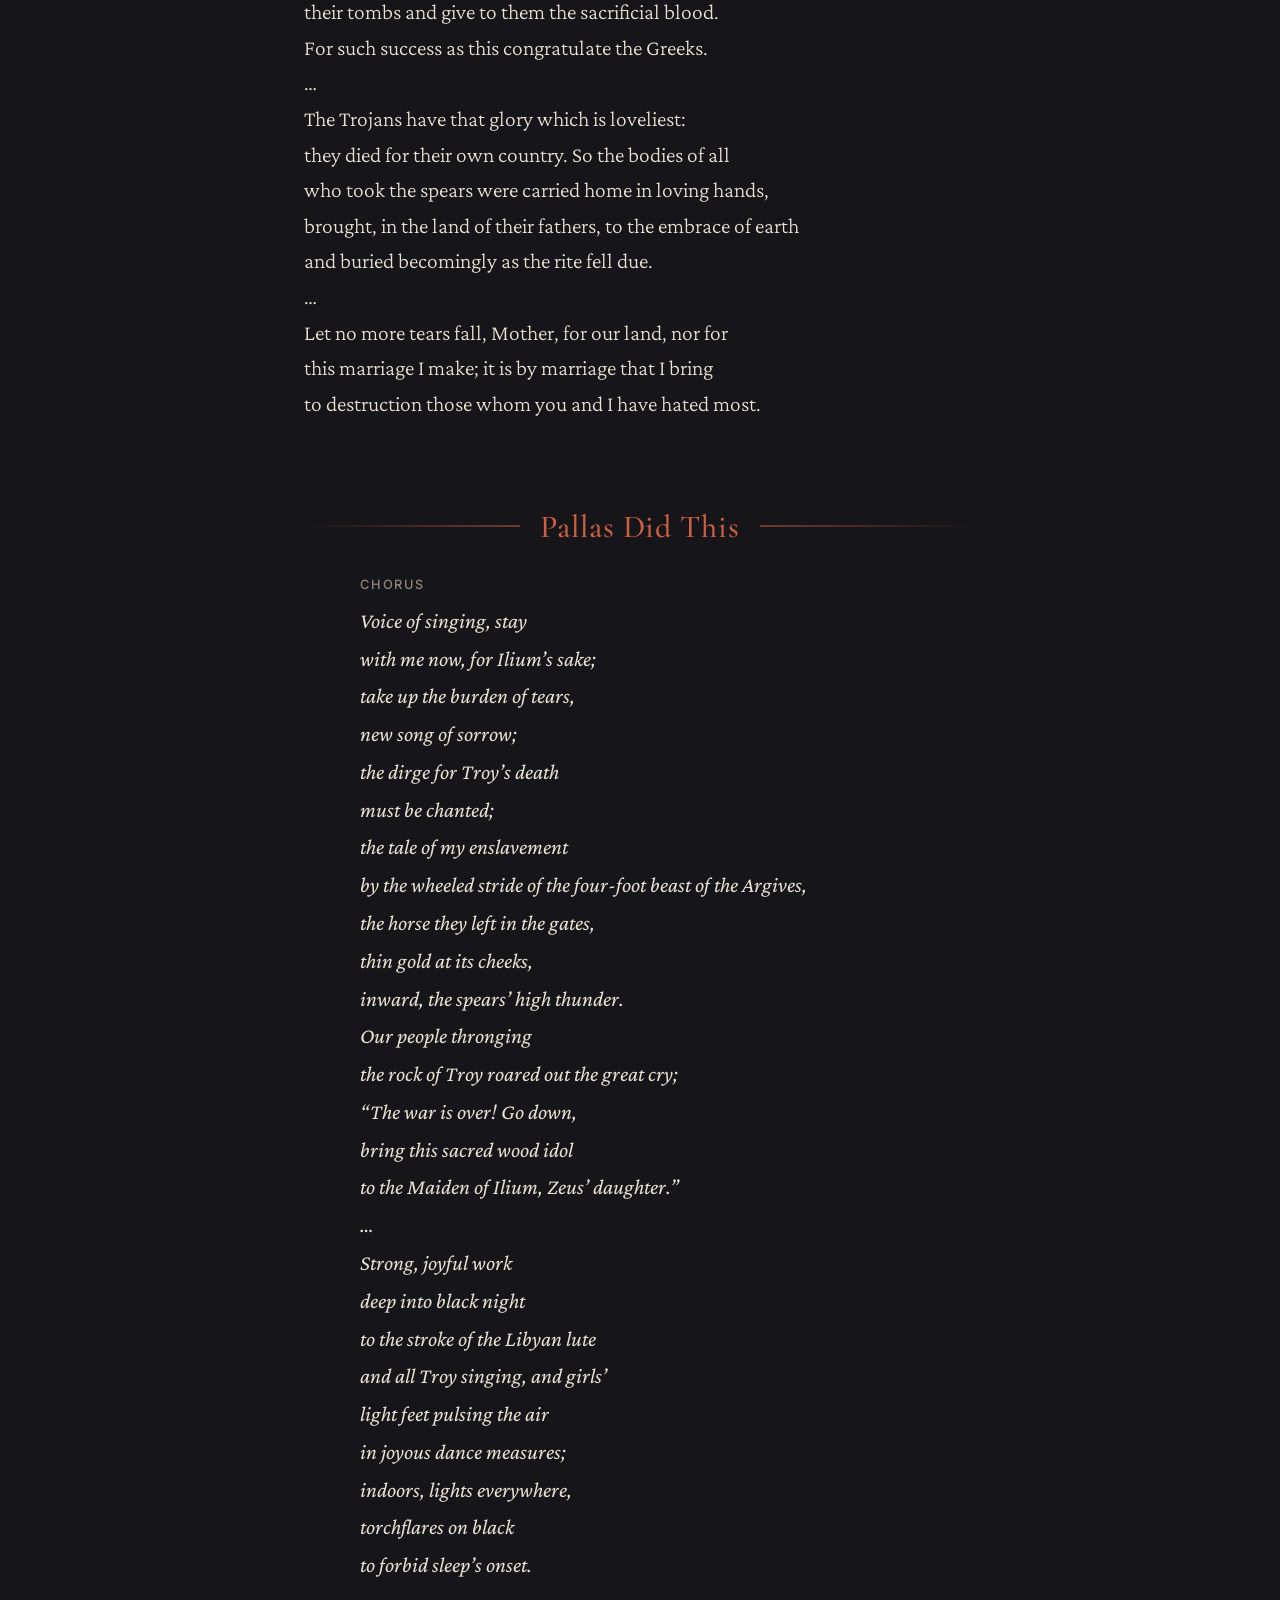
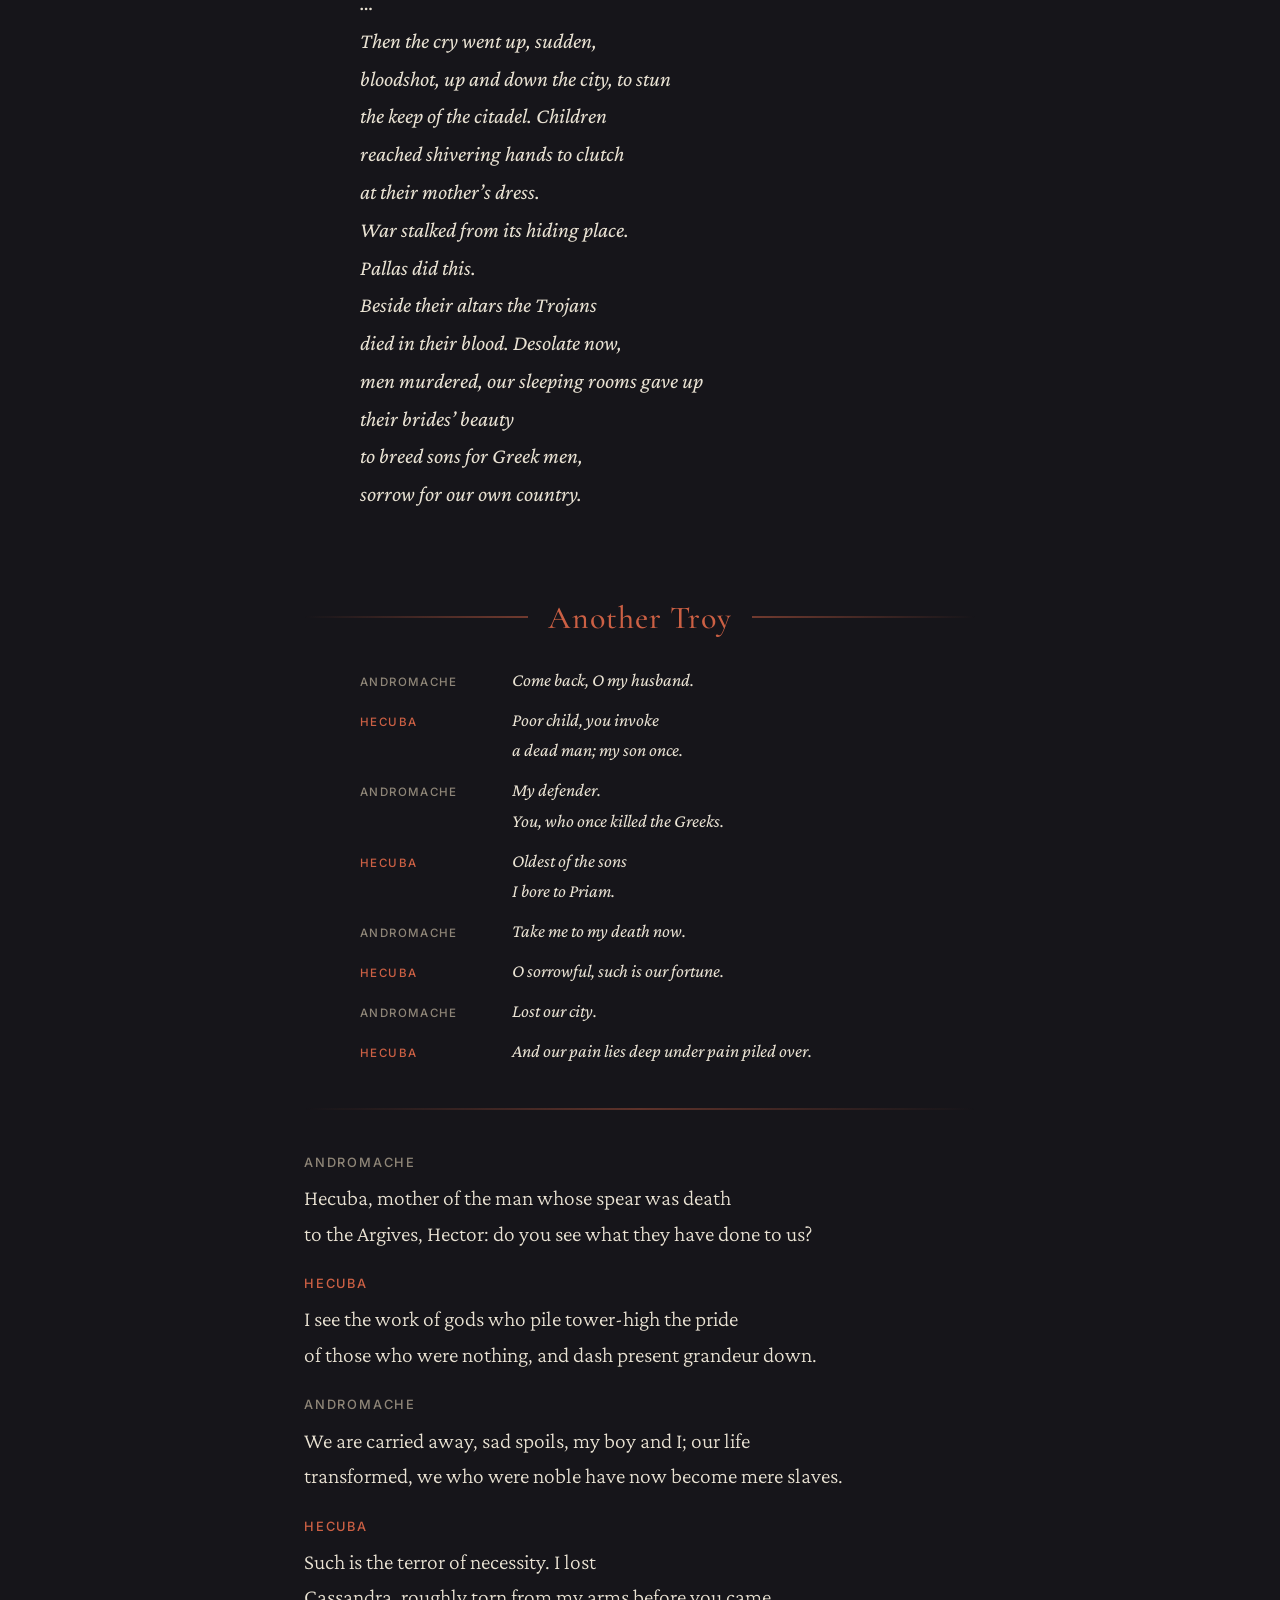
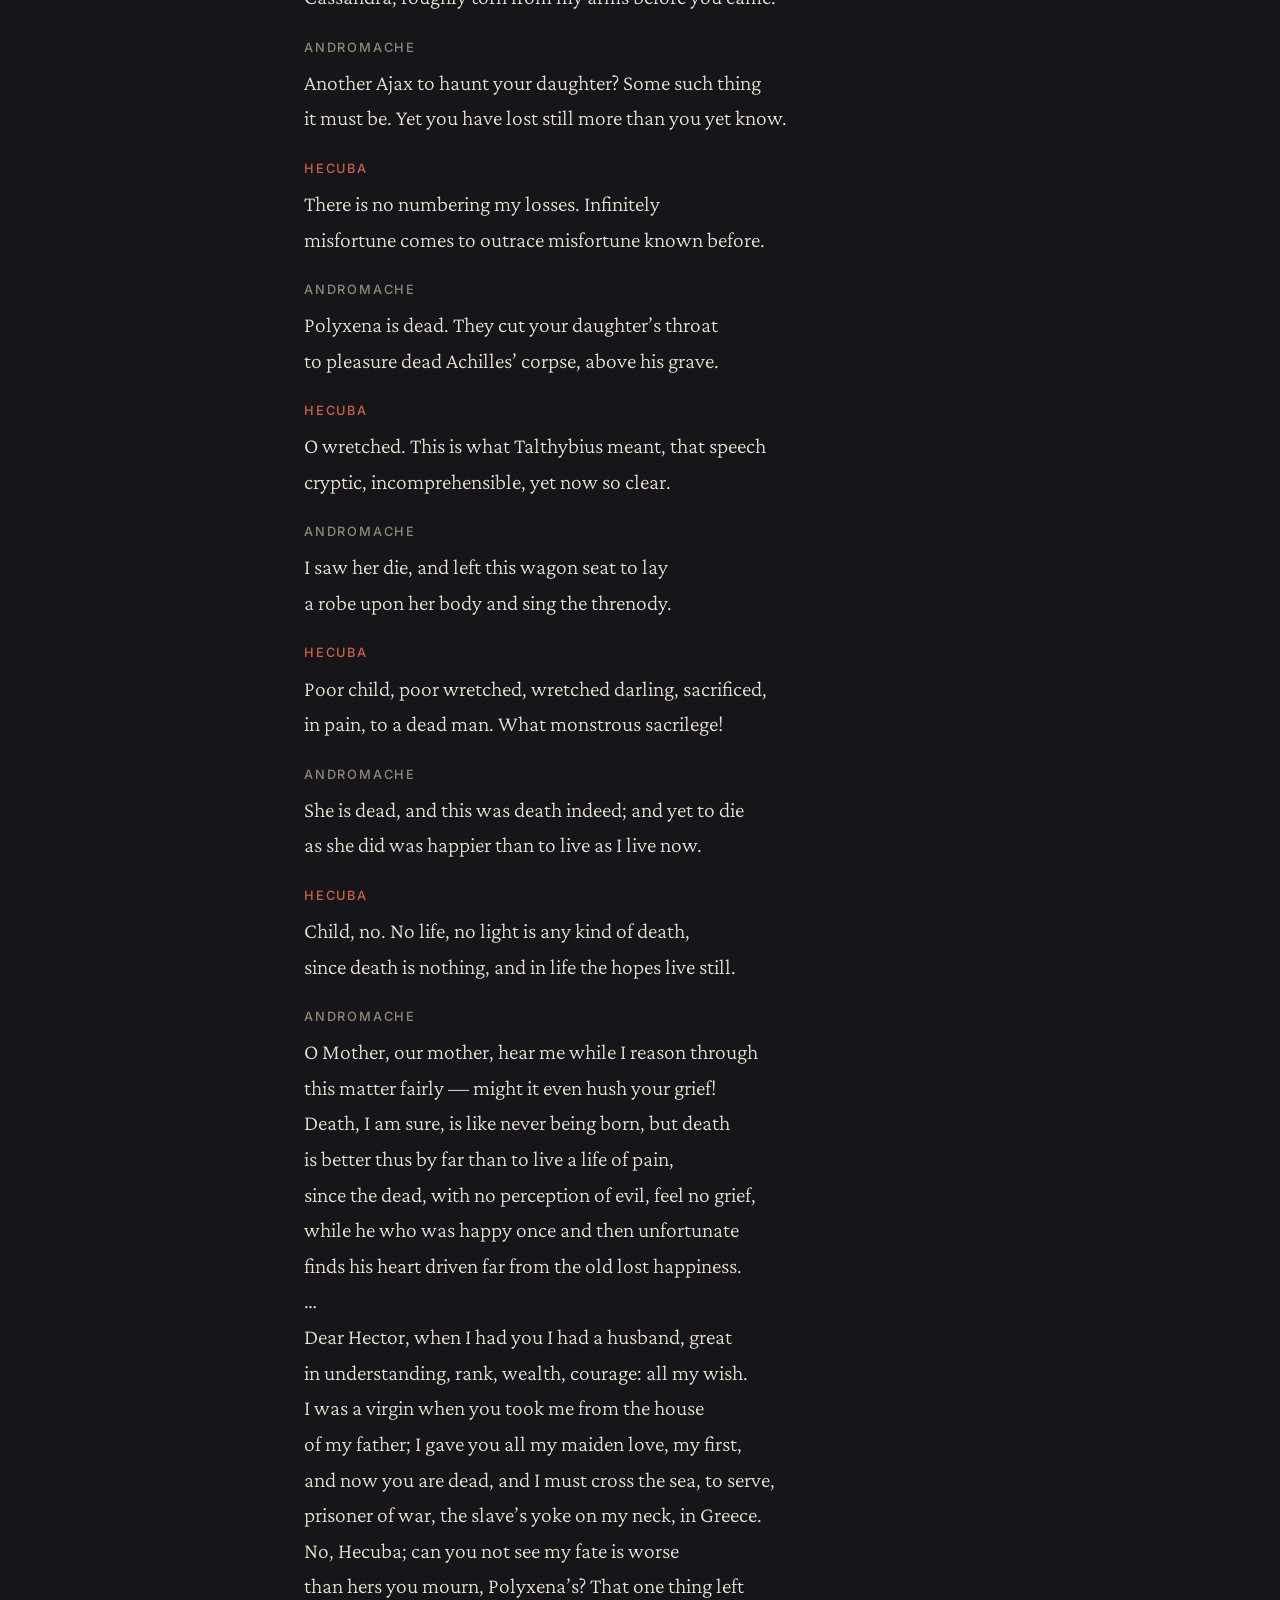
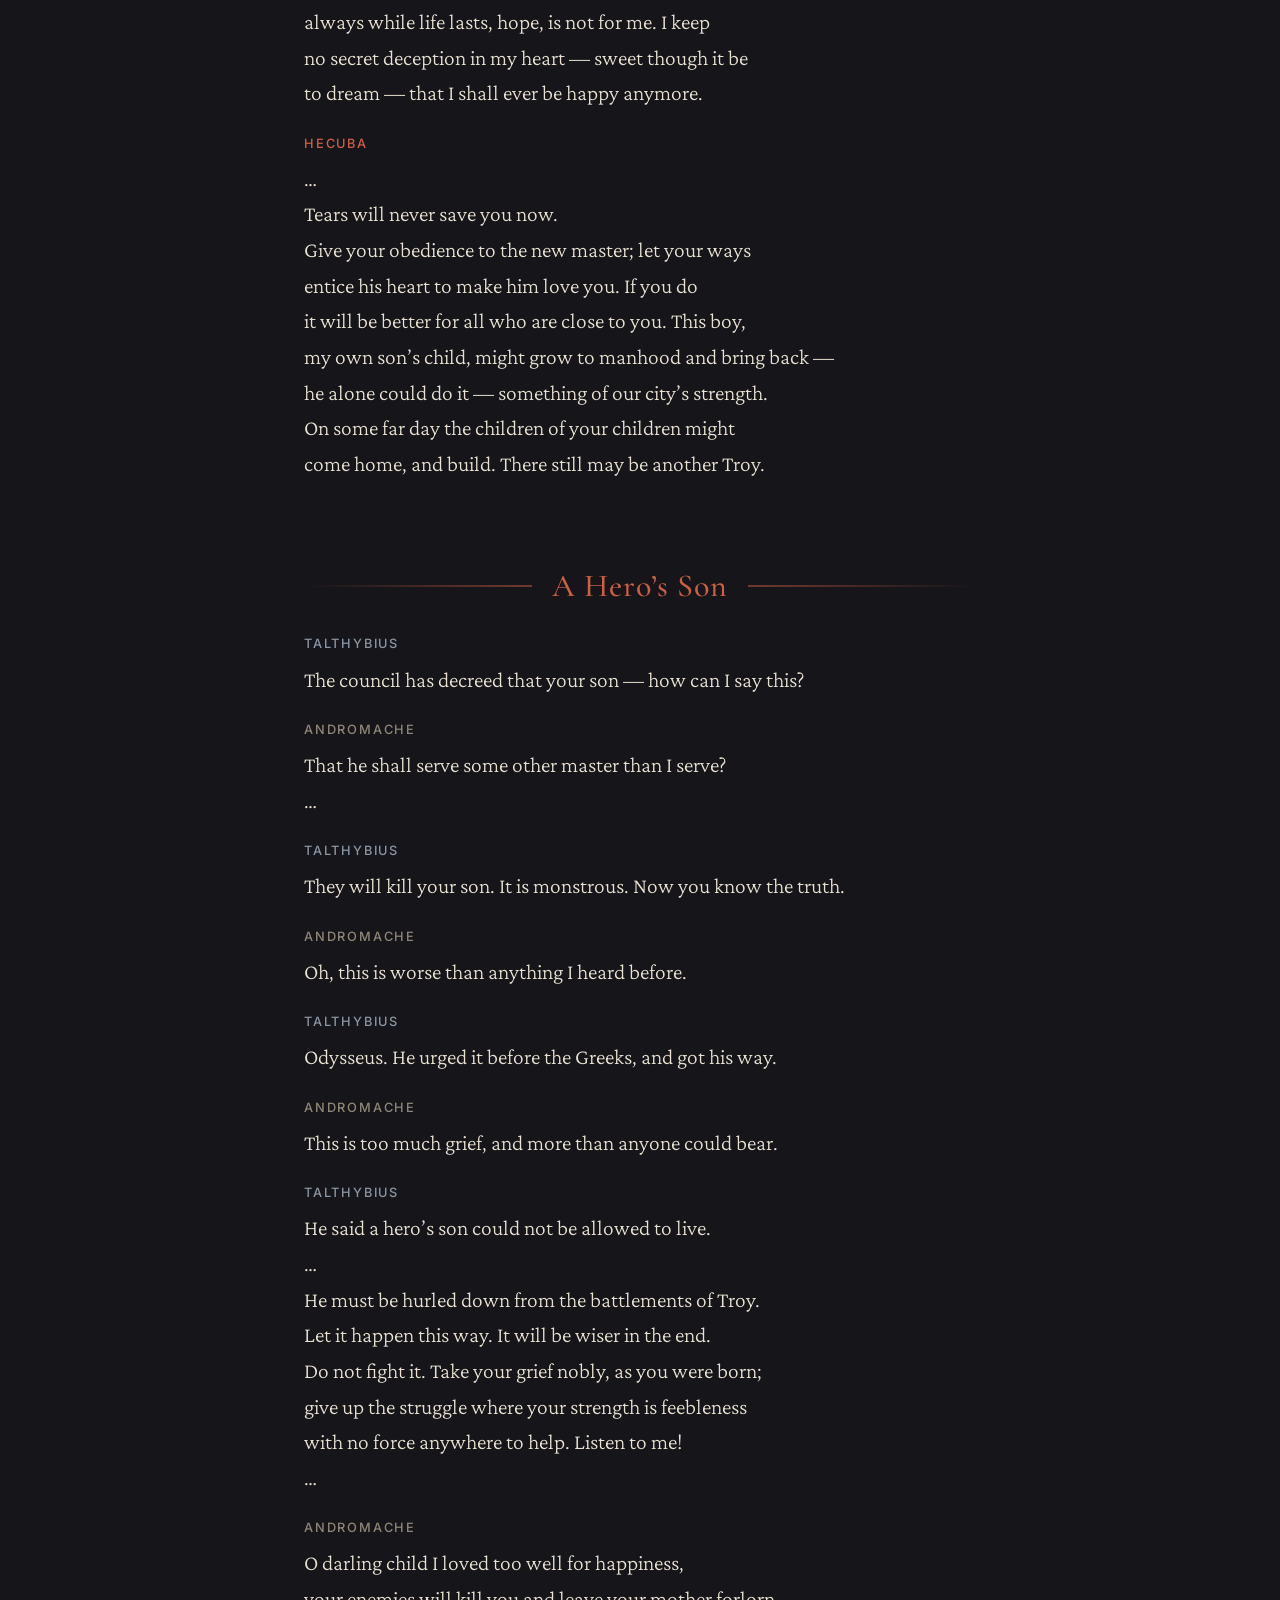
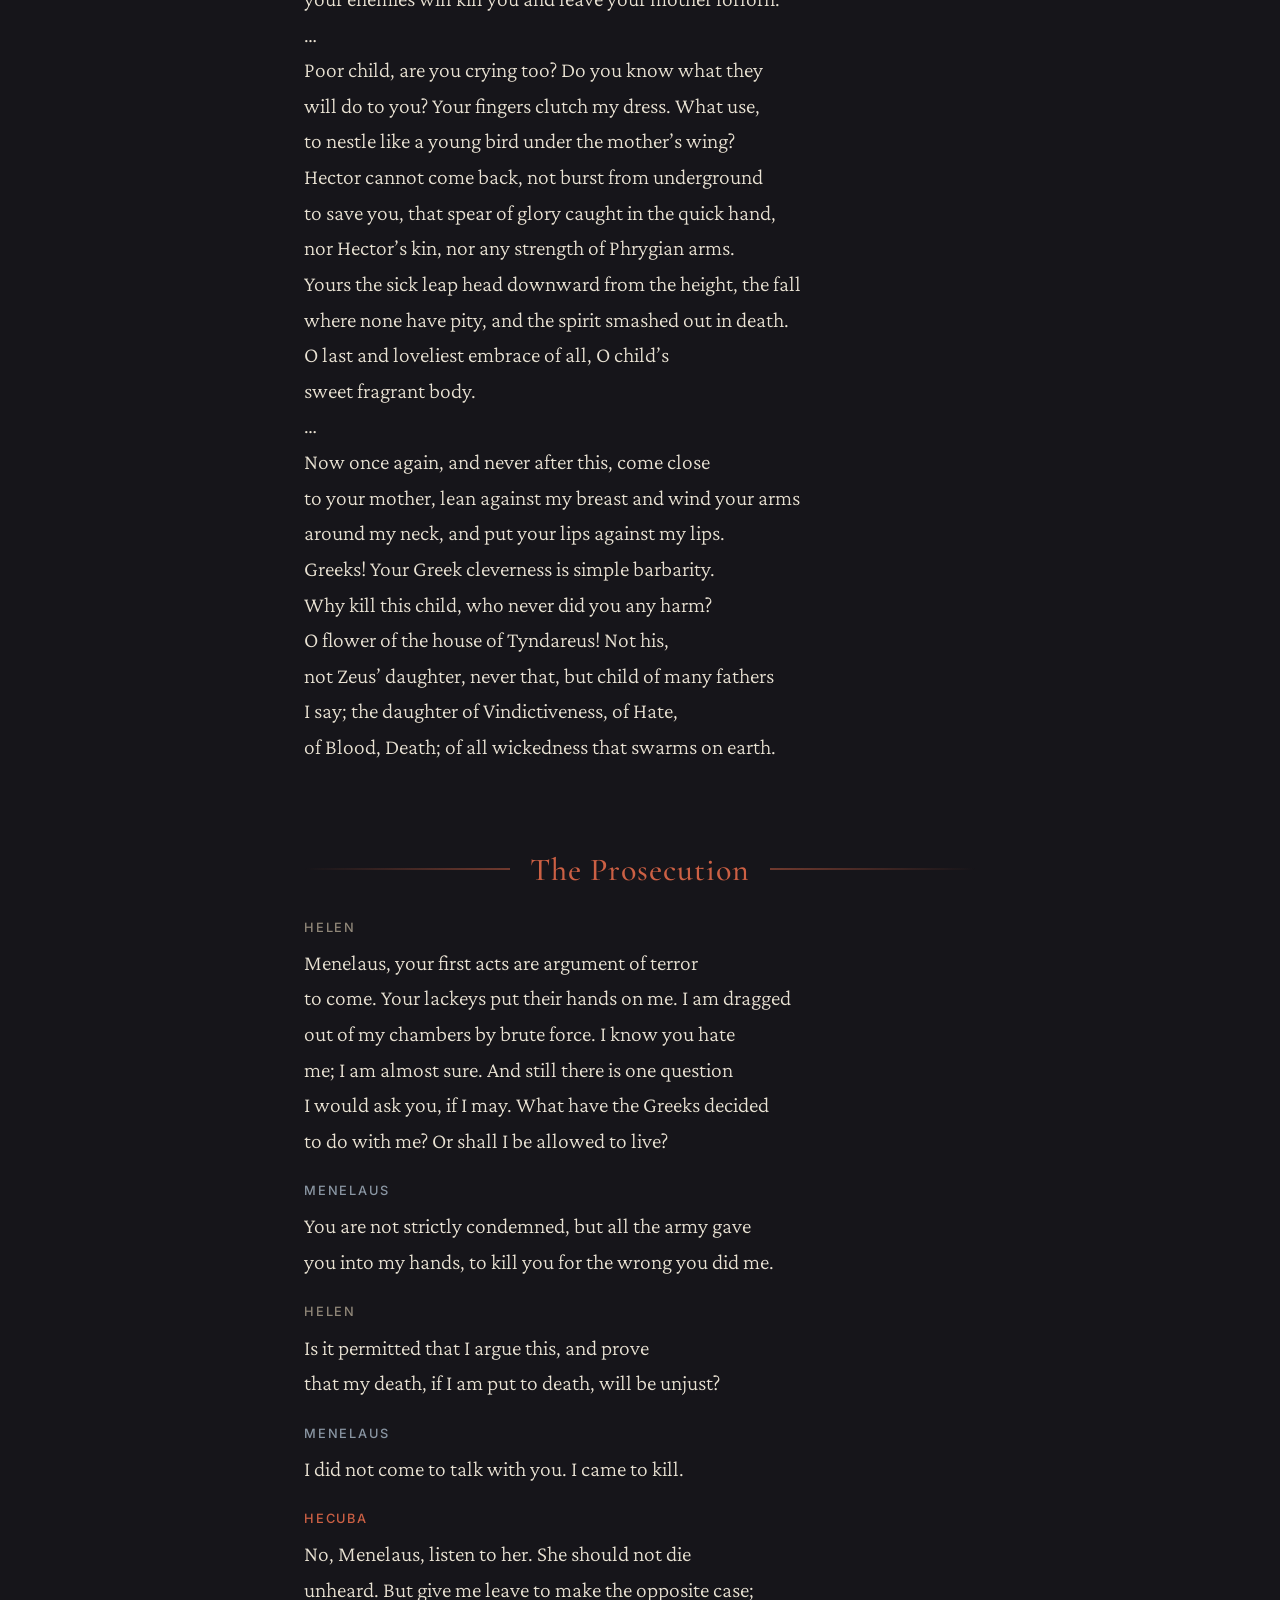
<file: murals/trojan-women/index.html>
<!DOCTYPE html>
<html lang="en">
<head>
    <meta charset="UTF-8">
    <meta name="viewport" content="width=device-width, initial-scale=1.0">

    <title>The Trojan Women</title>

    <link rel="icon" href="/favicon-32.png" sizes="32x32" type="image/png">
    <link rel="icon" href="/favicon.svg" type="image/svg+xml">

    <link href="/styles/fonts/crimson-pro/fonts.css" rel="stylesheet">
    <link href="/styles/fonts/inter/fonts.css" rel="stylesheet">
    <link href="/styles/fonts/cormorant-garamond/fonts.css" rel="stylesheet">

    <link href="/styles/colors.css" rel="stylesheet">
    <link href="/styles/skene.css" rel="stylesheet">
    <link href="/styles/footer.css" rel="stylesheet">
    <link href="/styles/mural.css" rel="stylesheet">
    <link href="/styles/play.css" rel="stylesheet">
    <link href="trojan-women.css" rel="stylesheet">

    <script type="module" src="/scripts/index.js"></script>
</head>
<body>

<div id="scene-a" class="scene-layer"></div>
<div id="scene-b" class="scene-layer hidden"></div>
<div class="scene-overlay"></div>

<div class="content">

    <header class="title-block">
        <nav class="stoa-eyebrow" aria-label="Site">
            <a class="stoa-link" href="/">Storied Stoa</a>
        </nav>
        <h1 class="work-title">The Trojan Women</h1>
        <p class="author">Euripides, 415 BC</p>
        <p class="translator">Translated by Richmond Lattimore</p>
    </header>

    <main class="reading">
        <section class="passage">
            <h2 class="passage-heading scene-marker" id="poseidon-and-athena" data-scene="images/poseidon-athena.webp">
                <a href="#poseidon-and-athena">Poseidon and Athena</a>
            </h2>

            <blockquote class="excerpt">
                <p class="speaker speaker--gods">Poseidon</p>
                <p class="line">The will of Argive Hera and Athena won
                    its way against my will. Between them they broke Troy.
                    So I must leave my altars and great Ilium,
                    since once a city sinks into sad desolation
                    the gods’ state sickens also, and their worship fades.
                    Scamander’s valley echoes to the wail of slaves,
                    the captive women given to their masters now,
                    some to Arcadia or the men of Thessaly
                    assigned, or to the lords of Athens, Theseus’ strain;
                    while all the women of Troy yet unassigned are here
                    beneath the shelter of these walls, chosen to wait
                    …
                    Nearby, beside the gates, for any to look upon
                    who has the heart, she lies face upward, Hecuba,
                    weeping for the multitudes her multitude of tears.
                    Polyxena, one daughter, even now was killed
                    in secrecy and pain beside Achilles’ tomb.
                    Priam is gone, their children dead; one girl is left,
                    the maiden Cassandra, crazed by Lord Apollo’s stroke,
                    whom Agamemnon, in despite of the gods’ will
                    and all religion, will lead by force to his secret bed.</p>
            </blockquote>

            <hr class="divider">

            <blockquote class="excerpt excerpt--exchange">
                <div class="exchange-line">
                    <span class="speaker-inline speaker--gods">Poseidon</span>
                    <span class="line-inline">Are you here for the Achaeans’ or the Phrygians’ sake?</span>
                </div>
                <div class="exchange-line">
                    <span class="speaker-inline speaker--gods">Athena</span>
                    <span class="line-inline">For the Trojans, whom I hated this short time since,
                        to make the Achaeans’ homecoming a thing of sorrow.</span>
                </div>
                <div class="exchange-line">
                    <span class="speaker-inline speaker--gods">Poseidon</span>
                    <span class="line-inline">This is a springing change of character. Why must
                        you hate too hard, and love too hard, your loves and hates?</span>
                </div>
                <div class="exchange-line">
                    <span class="speaker-inline speaker--gods">Athena</span>
                    <span class="line-inline">Did you not know they outraged my temple, and shamed me?</span>
                </div>
                <div class="exchange-line">
                    <span class="speaker-inline speaker--gods">Poseidon</span>
                    <span class="line-inline">I know that Ajax dragged Cassandra thence by force.</span>
                </div>
                <div class="exchange-line">
                    <span class="speaker-inline speaker--gods">Athena</span>
                    <span class="line-inline">And the Achaeans did nothing. They did not even speak.</span>
                </div>
                <div class="exchange-line">
                    <span class="speaker-inline speaker--gods">Poseidon</span>
                    <span class="line-inline">Yet they captured Ilium by your strength alone.</span>
                </div>
                <div class="exchange-line">
                    <span class="speaker-inline speaker--gods">Athena</span>
                    <span class="line-inline">True; therefore help me. I would do some evil to them.</span>
                </div>
                <div class="exchange-line">
                    <span class="speaker-inline speaker--gods">Poseidon</span>
                    <span class="line-inline">I am ready for anything you ask. What will you do?</span>
                </div>
            </blockquote>

            <hr class="divider">

            <blockquote class="excerpt">
                <p class="speaker speaker--gods">Athena</p>
                <p class="line">When they take ship from Ilium and set sail for home
                    Zeus will shower down his rainstorms and the weariless beat
                    of hail, to make black the bright air with roaring winds.
                    He has promised my hand the gift of the blazing thunderbolt
                    to dash and overwhelm with fire the Achaean ships.
                    Yours is your own domain, the Aegean crossing. Make
                    the sea thunder to the tripled wave and spinning surf,
                    cram thick the hollow Euboean fold with floating dead;
                    so after this Greeks may learn how to use with fear
                    my sacred places, and respect all gods beside.</p>

                <p class="speaker speaker--gods">Poseidon</p>
                <p class="line">This shall be done, and joyfully. It needs no long
                    discourse to tell you. I will shake the Aegean Sea,
                    …
                    That mortal who sacks fallen cities is a fool
                    if he gives the temples and the tombs, the hallowed places
                    of the dead, to desolation. His own turn must come.</p>
            </blockquote>
        </section>

        <section class="passage">
            <h2 class="passage-heading scene-marker" id="whose-wretched-slave" data-scene="images/whose-wretched-slave.webp">
                <a href="#whose-wretched-slave">Whose Wretched Slave</a>
            </h2>

            <blockquote class="excerpt">
                <div class="song">
                    <p class="speaker">Chorus</p>
                    <p class="line">Whose wretched slave shall I be ordained?</p>

                    <p class="speaker speaker--hecuba">Hecuba</p>
                    <p class="line">You are near the lots now.</p>

                    <p class="speaker">Chorus</p>
                    <p class="line">Alas!
                        Who will lead me away? An Argive?
                        To an island home? To Phthiotis?
                        Unhappy, surely, and far from Troy.</p>

                    <p class="speaker speaker--hecuba">Hecuba</p>
                    <p class="line">And I,
                        whose wretched slave
                        shall I be? Where, in my gray age,
                        a faint drone,
                        poor image of a corpse,
                        weak shining among dead men? Shall
                        I stand and keep guard at their doors,
                        shall I nurse their children, I who in Troy
                        held state as a queen?<sup class="note-ref"><a href="#note-1" id="note-ref-1" aria-label="Note 1">1</a></sup></p>

                    <p class="speaker">Chorus</p>
                    <p class="line">So pitiful, so pitiful
                        your shame and your lamentation.
                        No longer shall I move the shifting pace
                        of the shuttle at the looms of Ida.
                        I shall look no more on the houses of my parents.
                        No more. I shall have worse troubles.
                        Shall I be forced to the bed of Greek masters?
                        I curse that night and my fortune.
                        Must I draw the water of Peirene,
                        a servant at the sacred springs?
                        Might I only be taken to Athens, domain
                        of Theseus, the bright, the blessed!
                        Never to the whirl of Eurotas, not Sparta
                        detested, who gave us Helen,
                        not look with slave’s eyes on the scourge
                        of Troy, Menelaus.</p>
                </div>
            </blockquote>
        </section>

        <section class="passage">
            <h2 class="passage-heading scene-marker" id="who-was-given-my-child" data-scene="images/who-was-given-my-child.webp">
                <a href="#who-was-given-my-child">Who Was Given My Child?</a>
            </h2>

            <blockquote class="excerpt">
                <p class="speaker speaker--greeks">Talthybius</p>
                <p class="line">Hecuba, incessantly my ways have led me to Troy
                    as the messenger of all the Achaean armament.
                    You know me from the old days, my lady; I am sent,
                    Talthybius, with new messages for you to hear.</p>
            </blockquote>

            <hr class="divider">

            <blockquote class="excerpt excerpt--exchange">
                <div class="exchange-line">
                    <span class="speaker-inline speaker--hecuba">Hecuba</span>
                    <span class="line-inline">Who was given my child? Tell me, who shall be lord
                        of my poor abused Cassandra?</span>
                </div>
                <div class="exchange-line">
                    <span class="speaker-inline speaker--greeks">Talthybius</span>
                    <span class="line-inline">King Agamemnon chose her. She was given to him.</span>
                </div>
                <div class="exchange-line">
                    <span class="speaker-inline speaker--hecuba">Hecuba</span>
                    <span class="line-inline">Slave woman to that Lacedaemonian wife?
                        My unhappy child!</span>
                </div>
                <div class="exchange-line">
                    <span class="speaker-inline speaker--greeks">Talthybius</span>
                    <span class="line-inline">No. Rather to be joined with him in a dark bed of love.</span>
                </div>
                <div class="exchange-line">
                    <span class="speaker-inline speaker--hecuba">Hecuba</span>
                    <span class="line-inline">She, Apollo’s virgin, blessed in the privilege
                        the gold-haired god gave her, a life forever unwed?</span>
                </div>
                <div class="exchange-line">
                    <span class="speaker-inline speaker--greeks">Talthybius</span>
                    <span class="line-inline">Love’s archery and the prophetic maiden struck him hard.</span>
                </div>
                <div class="exchange-line">
                    <span class="speaker-inline speaker--hecuba">Hecuba</span>
                    <span class="line-inline">Dash down, my daughter,
                        the twigs of your consecration,
                        break the god’s garlands to your throat gathered.</span>
                </div>
                <div class="exchange-line">
                    <span class="speaker-inline speaker--greeks">Talthybius</span>
                    <span class="line-inline">Is it not high favor to be brought to a king’s bed?</span>
                </div>
                <div class="exchange-line">
                    <span class="speaker-inline speaker--hecuba">Hecuba</span>
                    <span class="line-inline">And my poor youngest whom you took away,
                        where is she?</span>
                </div>
                <div class="exchange-line">
                    <span class="speaker-inline speaker--greeks">Talthybius</span>
                    <span class="line-inline">You spoke now of Polyxena. Is it not so?</span>
                </div>
                <div class="exchange-line">
                    <span class="speaker-inline speaker--hecuba">Hecuba</span>
                    <span class="line-inline">To whose arms did the lot force her?</span>
                </div>
                <div class="exchange-line">
                    <span class="speaker-inline speaker--greeks">Talthybius</span>
                    <span class="line-inline">She is given a guardianship, to serve Achilles’ tomb.</span>
                </div>
                <div class="exchange-line">
                    <span class="speaker-inline speaker--hecuba">Hecuba</span>
                    <span class="line-inline">To serve, my child? Over a tomb?
                        Tell me, is this their way,
                        some law, friend, established among the Greeks?</span>
                </div>
                <div class="exchange-line">
                    <span class="speaker-inline speaker--greeks">Talthybius</span>
                    <span class="line-inline">Speak of your child in words of blessing. She feels no pain.</span>
                </div>
                <div class="exchange-line">
                    <span class="speaker-inline speaker--hecuba">Hecuba</span>
                    <span class="line-inline">What did that mean? Does she live in the sunlight still?</span>
                </div>
                <div class="exchange-line">
                    <span class="speaker-inline speaker--greeks">Talthybius</span>
                    <span class="line-inline">She lives her destiny, and her cares are over now.</span>
                </div>
                <div class="exchange-line">
                    <span class="speaker-inline speaker--hecuba">Hecuba</span>
                    <span class="line-inline">And the wife of bronze-embattled Hector: tell me of her,
                        Andromache the forlorn. What shall she suffer now?</span>
                </div>
                <div class="exchange-line">
                    <span class="speaker-inline speaker--greeks">Talthybius</span>
                    <span class="line-inline">The son of Achilles chose her. She was given to him.</span>
                </div>
                <div class="exchange-line">
                    <span class="speaker-inline speaker--hecuba">Hecuba</span>
                    <span class="line-inline">And I, my aged frailty crutched for support on staves,
                        whom shall I serve?</span>
                </div>
                <div class="exchange-line">
                    <span class="speaker-inline speaker--greeks">Talthybius</span>
                    <span class="line-inline">You shall be slave to Odysseus, lord of Ithaca.</span>
                </div>
            </blockquote>

            <hr class="divider">

            <blockquote class="excerpt">
                <div class="song">
                    <p class="speaker speaker--hecuba">Hecuba</p>
                    <p class="line">Oh no, no!
                        Tear the shorn head,
                        rip nails through both cheeks.
                        Must I?
                        To be given as slave to serve that vile, that slippery man,
                        right’s enemy, brute, murderous beast,
                        that mouth of lies and treachery, that makes void
                        faith in things promised
                        and turns to hate what was beloved!</p>
                </div>
            </blockquote>
        </section>

        <section class="passage">
            <h2 class="passage-heading scene-marker" id="the-bride-of-argos" data-scene="images/bride-of-argos.webp">
                <a href="#the-bride-of-argos">The Bride of Argos</a>
            </h2>

            <blockquote class="excerpt">
                <div class="song">
                    <p class="speaker">Cassandra</p>
                    <p class="line">Lift up, heave up; carry the flame; I bring fire of worship,
                        torches to the temple.
                        Io, Hymen, my lord! Hymenaeus!
                        Blessed the bridegroom.
                        Blessed am I indeed to lie at a king’s side,
                        blessed the bride of Argos.
                        Hymen, my lord, Hymenaeus!
                        Yours were the tears, my mother,
                        yours was the lamentation for my father fallen,
                        for your city so dear beloved,
                        but mine this marriage, my marriage,
                        and I shake out the torch flare,
                        brightness, dazzle,
                        light for you, Hymenaeus,
                        Hecate, light for you,
                        for the bed of virginity as man’s custom ordains.
                        …</p>
                </div>

                <p class="speaker speaker--hecuba">Hecuba</p>
                <p class="line">Fire God, in mortal marriages you lift up your torch,
                    but here you throw a melancholy light, not seen
                    through my hopes that went so high in days gone past.
                    O child,
                    there never was a time I dreamed you’d wed like this,
                    like this, at spear’s edge, under force of Argive arms.
                    Let me take the light; crazed, passionate, you cannot carry
                    it straight enough, poor child. Your fate is intemperate
                    as you are, always. There is no relief for you.
                    …</p>

                <p class="speaker">Cassandra</p>
                <p class="line">O Mother, star my hair with flowers of victory.
                    This is a king I marry; then be glad; escort
                    the bride — and if she falters, thrust her strongly on.
                    If Loxias lives, the Achaeans’ pride, great Agamemnon
                    has won a wife more fatal than ever Helen was.
                    Since I will kill him, and avenge my brothers’ blood
                    and my father’s in the desolation of his house.
                    But I leave this in silence and sing not now the axe
                    to drop against my throat and other throats than mine,
                    the agony of the mother murdered, brought to pass
                    from our marriage rites, and Atreus’ house made desolate.
                    I am ridden by god’s curse still, yet I will step so far
                    out of my frenzy as to show our city’s fate
                    is blessed beyond the Achaeans’. For one woman’s sake,
                    one act of love, these hunted Helen down and threw
                    thousands of lives away.
                    …
                    The Achaeans came beside the Scamander’s banks, and died
                    day after day, though none sought to wrench their land from them
                    nor their own towering cities. Those the war god caught
                    never saw their sons again, nor were they laid to rest
                    decently in winding sheets by the wives’ hands, but lie
                    buried in alien ground; while all went wrong at home
                    as the widows perished, and couples who had raised in vain
                    their children were left childless, no one left to tend
                    their tombs and give to them the sacrificial blood.
                    For such success as this congratulate the Greeks.
                    …
                    The Trojans have that glory which is loveliest:
                    they died for their own country. So the bodies of all
                    who took the spears were carried home in loving hands,
                    brought, in the land of their fathers, to the embrace of earth
                    and buried becomingly as the rite fell due.
                    …
                    Let no more tears fall, Mother, for our land, nor for
                    this marriage I make; it is by marriage that I bring
                    to destruction those whom you and I have hated most.</p>
            </blockquote>
        </section>

        <section class="passage">
            <h2 class="passage-heading scene-marker" id="pallas-did-this" data-scene="images/pallas-did-this.webp">
                <a href="#pallas-did-this">Pallas Did This</a>
            </h2>

            <blockquote class="excerpt">
                <div class="song">
                    <p class="speaker">Chorus</p>
                    <p class="line">Voice of singing, stay
                        with me now, for Ilium’s sake;
                        take up the burden of tears,
                        new song of sorrow;
                        the dirge for Troy’s death
                        must be chanted;
                        the tale of my enslavement
                        by the wheeled stride of the four-foot beast of the Argives,
                        the horse they left in the gates,
                        thin gold at its cheeks,
                        inward, the spears’ high thunder.
                        Our people thronging
                        the rock of Troy roared out the great cry;
                        “The war is over! Go down,
                        bring this sacred wood idol
                        to the Maiden of Ilium, Zeus’ daughter.”
                        …
                        Strong, joyful work
                        deep into black night
                        to the stroke of the Libyan lute
                        and all Troy singing, and girls’
                        light feet pulsing the air
                        in joyous dance measures;
                        indoors, lights everywhere,
                        torchflares on black
                        to forbid sleep’s onset.
                        …
                        Then the cry went up, sudden,
                        bloodshot, up and down the city, to stun
                        the keep of the citadel. Children
                        reached shivering hands to clutch
                        at their mother’s dress.
                        War stalked from its hiding place.
                        Pallas did this.
                        Beside their altars the Trojans
                        died in their blood. Desolate now,
                        men murdered, our sleeping rooms gave up
                        their brides’ beauty
                        to breed sons for Greek men,
                        sorrow for our own country.</p>
                </div>
            </blockquote>
        </section>

        <section class="passage">
            <h2 class="passage-heading scene-marker" id="another-troy" data-scene="images/another-troy.webp">
                <a href="#another-troy">Another Troy</a>
            </h2>

            <blockquote class="excerpt excerpt--exchange">
                <div class="song">
                    <div class="exchange-line">
                        <span class="speaker-inline">Andromache</span>
                        <span class="line-inline">Come back, O my husband.</span>
                    </div>
                    <div class="exchange-line">
                        <span class="speaker-inline speaker--hecuba">Hecuba</span>
                        <span class="line-inline">Poor child, you invoke
                            a dead man; my son once.</span>
                    </div>
                    <div class="exchange-line">
                        <span class="speaker-inline">Andromache</span>
                        <span class="line-inline">My defender.
                            You, who once killed the Greeks.</span>
                    </div>
                    <div class="exchange-line">
                        <span class="speaker-inline speaker--hecuba">Hecuba</span>
                        <span class="line-inline">Oldest of the sons
                            I bore to Priam.</span>
                    </div>
                    <div class="exchange-line">
                        <span class="speaker-inline">Andromache</span>
                        <span class="line-inline">Take me to my death now.</span>
                    </div>
                    <div class="exchange-line">
                        <span class="speaker-inline speaker--hecuba">Hecuba</span>
                        <span class="line-inline">O sorrowful, such is our fortune.</span>
                    </div>
                    <div class="exchange-line">
                        <span class="speaker-inline">Andromache</span>
                        <span class="line-inline">Lost our city.</span>
                    </div>
                    <div class="exchange-line">
                        <span class="speaker-inline speaker--hecuba">Hecuba</span>
                        <span class="line-inline">And our pain lies deep under pain piled over.</span>
                    </div>
                </div>
            </blockquote>

            <hr class="divider">

            <blockquote class="excerpt">
                <p class="speaker">Andromache</p>
                <p class="line">Hecuba, mother of the man whose spear was death
                    to the Argives, Hector: do you see what they have done to us?</p>

                <p class="speaker speaker--hecuba">Hecuba</p>
                <p class="line">I see the work of gods who pile tower-high the pride
                    of those who were nothing, and dash present grandeur down.</p>

                <p class="speaker">Andromache</p>
                <p class="line">We are carried away, sad spoils, my boy and I; our life
                    transformed, we who were noble have now become mere slaves.</p>

                <p class="speaker speaker--hecuba">Hecuba</p>
                <p class="line">Such is the terror of necessity. I lost
                    Cassandra, roughly torn from my arms before you came.</p>

                <p class="speaker">Andromache</p>
                <p class="line">Another Ajax to haunt your daughter? Some such thing
                    it must be. Yet you have lost still more than you yet know.</p>

                <p class="speaker speaker--hecuba">Hecuba</p>
                <p class="line">There is no numbering my losses. Infinitely
                    misfortune comes to outrace misfortune known before.</p>

                <p class="speaker">Andromache</p>
                <p class="line">Polyxena is dead. They cut your daughter’s throat
                    to pleasure dead Achilles’ corpse, above his grave.</p>

                <p class="speaker speaker--hecuba">Hecuba</p>
                <p class="line">O wretched. This is what Talthybius meant, that speech
                    cryptic, incomprehensible, yet now so clear.</p>

                <p class="speaker">Andromache</p>
                <p class="line">I saw her die, and left this wagon seat to lay
                    a robe upon her body and sing the threnody.</p>

                <p class="speaker speaker--hecuba">Hecuba</p>
                <p class="line">Poor child, poor wretched, wretched darling, sacrificed,
                    in pain, to a dead man. What monstrous sacrilege!</p>

                <p class="speaker">Andromache</p>
                <p class="line">She is dead, and this was death indeed; and yet to die
                    as she did was happier than to live as I live now.</p>

                <p class="speaker speaker--hecuba">Hecuba</p>
                <p class="line">Child, no. No life, no light is any kind of death,
                    since death is nothing, and in life the hopes live still.</p>

                <p class="speaker">Andromache</p>
                <p class="line">O Mother, our mother, hear me while I reason through
                    this matter fairly — might it even hush your grief!
                    Death, I am sure, is like never being born, but death
                    is better thus by far than to live a life of pain,
                    since the dead, with no perception of evil, feel no grief,
                    while he who was happy once and then unfortunate
                    finds his heart driven far from the old lost happiness.
                    …
                    Dear Hector, when I had you I had a husband, great
                    in understanding, rank, wealth, courage: all my wish.
                    I was a virgin when you took me from the house
                    of my father; I gave you all my maiden love, my first,
                    and now you are dead, and I must cross the sea, to serve,
                    prisoner of war, the slave’s yoke on my neck, in Greece.
                    No, Hecuba; can you not see my fate is worse
                    than hers you mourn, Polyxena’s? That one thing left
                    always while life lasts, hope, is not for me. I keep
                    no secret deception in my heart — sweet though it be
                    to dream — that I shall ever be happy anymore.</p>

                <p class="speaker speaker--hecuba">Hecuba</p>
                <p class="line">…
                    Tears will never save you now.
                    Give your obedience to the new master; let your ways
                    entice his heart to make him love you. If you do
                    it will be better for all who are close to you. This boy,
                    my own son’s child, might grow to manhood and bring back —
                    he alone could do it — something of our city’s strength.
                    On some far day the children of your children might
                    come home, and build. There still may be another Troy.</p>
            </blockquote>
        </section>

        <section class="passage">
            <h2 class="passage-heading scene-marker" id="a-heros-son" data-scene="images/a-heros-son.webp">
                <a href="#a-heros-son">A Hero’s Son</a>
            </h2>

            <blockquote class="excerpt">
                <p class="speaker speaker--greeks">Talthybius</p>
                <p class="line">The council has decreed that your son — how can I say this?</p>

                <p class="speaker">Andromache</p>
                <p class="line">That he shall serve some other master than I serve?
                    …</p>

                <p class="speaker speaker--greeks">Talthybius</p>
                <p class="line">They will kill your son. It is monstrous. Now you know the truth.</p>

                <p class="speaker">Andromache</p>
                <p class="line">Oh, this is worse than anything I heard before.</p>

                <p class="speaker speaker--greeks">Talthybius</p>
                <p class="line">Odysseus. He urged it before the Greeks, and got his way.</p>

                <p class="speaker">Andromache</p>
                <p class="line">This is too much grief, and more than anyone could bear.</p>

                <p class="speaker speaker--greeks">Talthybius</p>
                <p class="line">He said a hero’s son could not be allowed to live.
                    …
                    He must be hurled down from the battlements of Troy.
                    Let it happen this way. It will be wiser in the end.
                    Do not fight it. Take your grief nobly, as you were born;
                    give up the struggle where your strength is feebleness
                    with no force anywhere to help. Listen to me!
                    …</p>

                <p class="speaker">Andromache</p>
                <p class="line">O darling child I loved too well for happiness,
                    your enemies will kill you and leave your mother forlorn.
                    …
                    Poor child, are you crying too? Do you know what they
                    will do to you? Your fingers clutch my dress. What use,
                    to nestle like a young bird under the mother’s wing?
                    Hector cannot come back, not burst from underground
                    to save you, that spear of glory caught in the quick hand,
                    nor Hector’s kin, nor any strength of Phrygian arms.
                    Yours the sick leap head downward from the height, the fall
                    where none have pity, and the spirit smashed out in death.
                    O last and loveliest embrace of all, O child’s
                    sweet fragrant body.
                    …
                    Now once again, and never after this, come close
                    to your mother, lean against my breast and wind your arms
                    around my neck, and put your lips against my lips.
                    Greeks! Your Greek cleverness is simple barbarity.
                    Why kill this child, who never did you any harm?
                    O flower of the house of Tyndareus! Not his,
                    not Zeus’ daughter, never that, but child of many fathers
                    I say; the daughter of Vindictiveness, of Hate,
                    of Blood, Death; of all wickedness that swarms on earth.</p>
            </blockquote>
        </section>

        <section class="passage">
            <h2 class="passage-heading scene-marker" id="the-prosecution" data-scene="images/the-prosecution.webp">
                <a href="#the-prosecution">The Prosecution</a>
            </h2>

            <blockquote class="excerpt">
                <p class="speaker">Helen</p>
                <p class="line">Menelaus, your first acts are argument of terror
                    to come. Your lackeys put their hands on me. I am dragged
                    out of my chambers by brute force. I know you hate
                    me; I am almost sure. And still there is one question
                    I would ask you, if I may. What have the Greeks decided
                    to do with me? Or shall I be allowed to live?</p>

                <p class="speaker speaker--greeks">Menelaus</p>
                <p class="line">You are not strictly condemned, but all the army gave
                    you into my hands, to kill you for the wrong you did me.</p>

                <p class="speaker">Helen</p>
                <p class="line">Is it permitted that I argue this, and prove
                    that my death, if I am put to death, will be unjust?</p>

                <p class="speaker speaker--greeks">Menelaus</p>
                <p class="line">I did not come to talk with you. I came to kill.</p>

                <p class="speaker speaker--hecuba">Hecuba</p>
                <p class="line">No, Menelaus, listen to her. She should not die
                    unheard. But give me leave to make the opposite case;
                    the prosecution.
                    …</p>

                <p class="speaker">Helen</p>
                <p class="line">Alexander was the judge of the goddess trinity.
                    Pallas Athena would have given him power, to lead
                    the Phrygian arms on Hellas and make it desolate.
                    All Asia was Hera’s promise, and the uttermost zones
                    of Europe for his lordship, if her way prevailed.
                    But Aphrodite, marveling at my loveliness,
                    promised it to him, if he would say her beauty surpassed
                    all others. Think what this means, and all the consequence.
                    Cypris prevailed, and I was won in marriage: all
                    for Greek advantage. You are not ruled by barbarians,
                    you have not been defeated in war nor serve a tyrant.
                    Yet Hellas’ fortune was my own misfortune. I,
                    sold once for my body’s beauty, stand accused, who should
                    for what has been done wear garlands on my head.
                    …
                    I wonder — and I ask this of myself, not you —
                    why did I do it? What made me run away from home
                    with the stranger, and betray my country and my hearth?
                    Challenge the goddess then; show your strength greater than Zeus’
                    who has the other gods in his power, and still is slave
                    to Aphrodite alone! Shall I not be forgiven?</p>

                <p class="speaker speaker--hecuba">Hecuba</p>
                <p class="line">First, to defend the honor of the gods, and show
                    that the woman is a scandalous liar. I will not
                    believe it! Hera and the virgin Pallas Athena
                    could never be so silly and empty-headed
                    that Hera would sell Argos to the barbarians,
                    or Pallas let Athenians be the slaves of Troy.
                    They went to Ida in girlish emulation, vain
                    of their own loveliness? Why? Tell me the reason Hera
                    should fall so much in love with the idea of beauty.
                    To win some other lord more powerful than Zeus?
                    Or had Athena marked some god to be her mate,
                    she, whose virginity is a privilege won from Zeus,
                    she who abjures marriage? Do not trick out your own sins
                    by calling the gods stupid. No wise man will believe you.
                    You claim, and I must laugh to hear it, that Aphrodite
                    came at my son’s side to the house of Menelaus?
                    …
                    Nonsense. My son was handsome beyond all other men.
                    You looked at him, and sense went Cyprian at the sight,
                    since Aphrodite is nothing but the human lust,
                    named rightly, since the word of lust begins the god’s name.
                    You saw him in the barbaric splendor of his robes,
                    gorgeous with gold. It made your senses itch. You thought,
                    being queen only in Argos, in little luxury,
                    that once you got rid of Sparta for the Phrygian city
                    where gold streamed everywhere, you could let extravagance
                    run wild. No longer were Menelaus and his house
                    sufficient for your spoiled luxurious appetites.
                    …
                    And now you dare to come outside,
                    figure fastidiously arranged, to look upon
                    the same sky as your husband, O abominable
                    heart, who should walk submissively in rags of robes,
                    shivering with anxiety, head Scythian-cropped,
                    your old impudence gone and modesty gained at last
                    with reference to your sinful life.
                    O Menelaus, mark this, the end of my argument. Be true to your
                    high reputation and to Hellas. Grace both, and kill
                    Helen.</p>
            </blockquote>
        </section>

        <section class="passage">
            <h2 class="passage-heading scene-marker" id="the-brazen-shield" data-scene="images/the-brazen-shield.webp">
                <a href="#the-brazen-shield">The Brazen Shield</a>
            </h2>

            <blockquote class="excerpt">
                <p class="speaker">Chorus</p>
                <p class="line">But see!
                    New evils multiply in our land.
                    Behold, O pitiful wives
                    of the Trojans. This is Astyanax,
                    dead, dashed without pity from the walls, and borne
                    by the Danaans, who murdered him.</p>

                <p class="speaker speaker--greeks">Talthybius</p>
                <p class="line">Hecuba, one last ship, that of Achilles’ son
                    remains, manned at the oar sweeps now, to carry back
                    to the shores of Phthiotis his last spoils of war.
                    Neoptolemus himself has put to sea. He heard
                    news of old Peleus in difficulty and his land
                    invaded by Acastus, son of Pelias.
                    Such news put speed above all pleasure of delay.
                    So he is gone, and took with him Andromache,
                    whose lamentations for her country and farewells
                    to Hector’s tomb as she departed brought these tears
                    crowding into my eyes. And she implored that we
                    bury this dead child, your own Hector’s son, who died
                    flung from the battlements of Troy.
                    …</p>

                <p class="speaker speaker--hecuba">Hecuba</p>
                <p class="line">Lay down the circled shield of Hector on the ground:
                    a hateful thing to look at; it means no love to me.
                    Achaeans! All your strength is in your spears, not in
                    the mind. What were you afraid of, that it made you kill
                    this child so savagely? That Troy, which fell, might be
                    raised from the ground once more? Your strength meant nothing, then.
                    When Hector’s spear was fortunate, and numberless
                    strong hands were there to help him, we were still destroyed.
                    Now when the city is fallen and the Phrygians slain,
                    this baby terrified you? I despise the fear
                    which is pure terror in a mind unreasoning.

                    O darling child, how wretched was this death! You might
                    have fallen fighting for your city, grown to man’s
                    age, and married, and with the king’s power like a god’s,
                    and died happy, if there is any happiness here.
                    But no. You grew to where you could see and learn, my child,
                    yet your life was not old enough to win advantage
                    of fortune. How wickedly, poor boy, your fathers’ walls,
                    Apollo’s handiwork, have shorn your pitiful curls
                    tended and trimmed to ringlets by your mother’s hand,
                    and the face she kissed once, where the brightness now is blood
                    shining through the torn bones — too horrible to say more.
                    O little hands, sweet likenesses of Hector’s once,
                    now you lie broken at the wrists before my feet;
                    and mouth beloved whose words were once so confident,
                    you are dead; and all was false, when you would jump into
                    my bed, and say: “Grandmother, when you die I will cut
                    my long hair in your memory, and at your grave
                    bring companies of boys my age, to sing farewell.”
                    It did not happen; now I, a homeless, childless, old
                    woman must bury your poor corpse, which is so young.
                    Alas for all the tendernesses, my nursing care,
                    and our shared slumbers gone. What would the poet say,
                    what words might he inscribe upon your monument?
                    “Here lies a little child the Argives killed, because
                    they were afraid of him.” That? the epitaph of Greek shame.
                    You will not win your father’s heritage, except
                    for this, which is your coffin now: the brazen shield.</p>
            </blockquote>
        </section>

        <section class="passage">
            <h2 class="passage-heading scene-marker" id="there-is-no-troy" data-scene="images/there-is-no-troy.webp">
                <a href="#there-is-no-troy">There Is No Troy</a>
            </h2>

            <blockquote class="excerpt">
                <p class="speaker speaker--greeks">Talthybius</p>
                <p class="line">I call to the captains who have orders to set fire
                    to the city of Priam: keep no longer in the hand
                    the shining flame. Let loose the fire upon it. So
                    with the citadel of Ilium broken to the ground
                    we can take leave of Troy, in gladness, and go home.
                    …</p>

                <p class="speaker speaker--hecuba">Hecuba</p>
                <p class="line">Ah, wretched me. So this is the unhappy end
                    and goal of all the sorrows I have lived. I go
                    forth from my country and a city lit with flames.
                    Come, aged feet; make one last weary struggle, that I
                    may hail my city in its affliction. O Troy, once
                    so huge over all Asia in the drawn wind of pride,
                    your very name of glory shall be stripped away.
                    They are burning you, and us they drag forth from our land
                    enslaved.
                    …</p>

                <div class="song">
                    <p class="speaker speaker--hecuba">Hecuba</p>
                    <p class="line">O sorrow,
                        Cronion, Zeus, lord of Phrygia,
                        prince of our house, have you seen
                        the dishonor done to the seed of Dardanus?</p>

                    <p class="speaker">Chorus</p>
                    <p class="line">He has seen, but the great city
                        is a city no more, it is gone. There is no Troy.</p>

                    <p class="speaker speaker--hecuba">Hecuba</p>
                    <p class="line">O sorrow,
                        Ilium flares.
                        The chambers of Pergamum take fire,
                        the citadel and the wall’s high places.
                        …</p>

                    <p class="speaker">Chorus</p>
                    <p class="line">Lost shall be the name of the land,
                        all gone, perished. Troy, city of sorrow,
                        is there no longer.
                        …</p>

                    <p class="speaker speaker--hecuba">Hecuba</p>
                    <p class="line">O
                        shaking, tremulous limbs,
                        this is the way. Forward:
                        into the slave’s life.</p>
                </div>
            </blockquote>
        </section>
    </main>

    <aside class="notes" aria-labelledby="closing-notes">
        <h2 class="notes-heading" id="closing-notes">Closing Notes</h2>

        <p>In the winter of 416–415 BC, Athens conquered the island of Melos, which had refused to submit to its empire. According to Thucydides, the Athenians killed the men of military age and sold the women and children into slavery. A few months later, in the spring of 415, <cite>The Trojan Women</cite> was performed at the City Dionysia in Athens.</p>

        <div class="footnotes">
            <p id="note-1"><a class="footnote-mark" href="#note-ref-1" aria-label="Back to the text">1</a>Lattimore translates as princess, but I think queen sounds better here.</p>
        </div>
    </aside>

</div>

<footer class="page-footer">
    <p class="footer-line footer-line--terms">
        <span class="footer-item">Code &copy; 2026 Jared C Hall, <a href="https://github.com/JaredCHall/storied-stoa/blob/main/LICENSE.md">MIT License</a></span>
        <span class="footer-item">Images <a href="https://creativecommons.org/publicdomain/zero/1.0/">CC0</a></span>
    </p>
    <p class="footer-line">
        <span class="footer-item">Quoted texts belong to their respective rights holders</span>
    </p>
    <p class="footer-line">
        <span class="footer-item"><a href="https://github.com/JaredCHall/storied-stoa/blob/main/NOTICE.md">Notice</a></span>
        <span class="footer-item"><a href="https://github.com/JaredCHall/storied-stoa">Source</a></span>
        <span class="footer-item"><a href="mailto:storied.stoa@gmail.com">Contact</a></span>
    </p>
</footer>

</body>
</html>
</file>
<file: styles/fonts/cormorant-garamond/fonts.css>
/* cyrillic-ext */
@font-face {
  font-family: 'Cormorant Garamond';
  font-style: italic;
  font-weight: 300 700;
  font-display: swap;
  src: url(cyrillic-ext-italic-300-700.woff2) format('woff2');
  unicode-range: U+0460-052F, U+1C80-1C8A, U+20B4, U+2DE0-2DFF, U+A640-A69F, U+FE2E-FE2F;
}
/* cyrillic */
@font-face {
  font-family: 'Cormorant Garamond';
  font-style: italic;
  font-weight: 300 700;
  font-display: swap;
  src: url(cyrillic-italic-300-700.woff2) format('woff2');
  unicode-range: U+0301, U+0400-045F, U+0490-0491, U+04B0-04B1, U+2116;
}
/* vietnamese */
@font-face {
  font-family: 'Cormorant Garamond';
  font-style: italic;
  font-weight: 300 700;
  font-display: swap;
  src: url(vietnamese-italic-300-700.woff2) format('woff2');
  unicode-range: U+0102-0103, U+0110-0111, U+0128-0129, U+0168-0169, U+01A0-01A1, U+01AF-01B0, U+0300-0301, U+0303-0304, U+0308-0309, U+0323, U+0329, U+1EA0-1EF9, U+20AB;
}
/* latin-ext */
@font-face {
  font-family: 'Cormorant Garamond';
  font-style: italic;
  font-weight: 300 700;
  font-display: swap;
  src: url(latin-ext-italic-300-700.woff2) format('woff2');
  unicode-range: U+0100-02BA, U+02BD-02C5, U+02C7-02CC, U+02CE-02D7, U+02DD-02FF, U+0304, U+0308, U+0329, U+1D00-1DBF, U+1E00-1E9F, U+1EF2-1EFF, U+2020, U+20A0-20AB, U+20AD-20C4, U+2113, U+2C60-2C7F, U+A720-A7FF;
}
/* latin */
@font-face {
  font-family: 'Cormorant Garamond';
  font-style: italic;
  font-weight: 300 700;
  font-display: swap;
  src: url(latin-italic-300-700.woff2) format('woff2');
  unicode-range: U+0000-00FF, U+0131, U+0152-0153, U+02BB-02BC, U+02C6, U+02DA, U+02DC, U+0304, U+0308, U+0329, U+2000-206F, U+20AC, U+2122, U+2191, U+2193, U+2212, U+2215, U+FEFF, U+FFFD;
}
/* cyrillic-ext */
@font-face {
  font-family: 'Cormorant Garamond';
  font-style: normal;
  font-weight: 300 700;
  font-display: swap;
  src: url(cyrillic-ext-normal-300-700.woff2) format('woff2');
  unicode-range: U+0460-052F, U+1C80-1C8A, U+20B4, U+2DE0-2DFF, U+A640-A69F, U+FE2E-FE2F;
}
/* cyrillic */
@font-face {
  font-family: 'Cormorant Garamond';
  font-style: normal;
  font-weight: 300 700;
  font-display: swap;
  src: url(cyrillic-normal-300-700.woff2) format('woff2');
  unicode-range: U+0301, U+0400-045F, U+0490-0491, U+04B0-04B1, U+2116;
}
/* vietnamese */
@font-face {
  font-family: 'Cormorant Garamond';
  font-style: normal;
  font-weight: 300 700;
  font-display: swap;
  src: url(vietnamese-normal-300-700.woff2) format('woff2');
  unicode-range: U+0102-0103, U+0110-0111, U+0128-0129, U+0168-0169, U+01A0-01A1, U+01AF-01B0, U+0300-0301, U+0303-0304, U+0308-0309, U+0323, U+0329, U+1EA0-1EF9, U+20AB;
}
/* latin-ext */
@font-face {
  font-family: 'Cormorant Garamond';
  font-style: normal;
  font-weight: 300 700;
  font-display: swap;
  src: url(latin-ext-normal-300-700.woff2) format('woff2');
  unicode-range: U+0100-02BA, U+02BD-02C5, U+02C7-02CC, U+02CE-02D7, U+02DD-02FF, U+0304, U+0308, U+0329, U+1D00-1DBF, U+1E00-1E9F, U+1EF2-1EFF, U+2020, U+20A0-20AB, U+20AD-20C4, U+2113, U+2C60-2C7F, U+A720-A7FF;
}
/* latin */
@font-face {
  font-family: 'Cormorant Garamond';
  font-style: normal;
  font-weight: 300 700;
  font-display: swap;
  src: url(latin-normal-300-700.woff2) format('woff2');
  unicode-range: U+0000-00FF, U+0131, U+0152-0153, U+02BB-02BC, U+02C6, U+02DA, U+02DC, U+0304, U+0308, U+0329, U+2000-206F, U+20AC, U+2122, U+2191, U+2193, U+2212, U+2215, U+FEFF, U+FFFD;
}
</file>
<file: styles/fonts/cormorant-sc/fonts.css>
/* cyrillic-ext */
@font-face {
  font-family: 'Cormorant SC';
  font-style: normal;
  font-weight: 300;
  font-display: swap;
  src: url(cyrillic-ext-normal-300.woff2) format('woff2');
  unicode-range: U+0460-052F, U+1C80-1C8A, U+20B4, U+2DE0-2DFF, U+A640-A69F, U+FE2E-FE2F;
}
/* cyrillic */
@font-face {
  font-family: 'Cormorant SC';
  font-style: normal;
  font-weight: 300;
  font-display: swap;
  src: url(cyrillic-normal-300.woff2) format('woff2');
  unicode-range: U+0301, U+0400-045F, U+0490-0491, U+04B0-04B1, U+2116;
}
/* vietnamese */
@font-face {
  font-family: 'Cormorant SC';
  font-style: normal;
  font-weight: 300;
  font-display: swap;
  src: url(vietnamese-normal-300.woff2) format('woff2');
  unicode-range: U+0102-0103, U+0110-0111, U+0128-0129, U+0168-0169, U+01A0-01A1, U+01AF-01B0, U+0300-0301, U+0303-0304, U+0308-0309, U+0323, U+0329, U+1EA0-1EF9, U+20AB;
}
/* latin-ext */
@font-face {
  font-family: 'Cormorant SC';
  font-style: normal;
  font-weight: 300;
  font-display: swap;
  src: url(latin-ext-normal-300.woff2) format('woff2');
  unicode-range: U+0100-02BA, U+02BD-02C5, U+02C7-02CC, U+02CE-02D7, U+02DD-02FF, U+0304, U+0308, U+0329, U+1D00-1DBF, U+1E00-1E9F, U+1EF2-1EFF, U+2020, U+20A0-20AB, U+20AD-20C4, U+2113, U+2C60-2C7F, U+A720-A7FF;
}
/* latin */
@font-face {
  font-family: 'Cormorant SC';
  font-style: normal;
  font-weight: 300;
  font-display: swap;
  src: url(latin-normal-300.woff2) format('woff2');
  unicode-range: U+0000-00FF, U+0131, U+0152-0153, U+02BB-02BC, U+02C6, U+02DA, U+02DC, U+0304, U+0308, U+0329, U+2000-206F, U+20AC, U+2122, U+2191, U+2193, U+2212, U+2215, U+FEFF, U+FFFD;
}
/* cyrillic-ext */
@font-face {
  font-family: 'Cormorant SC';
  font-style: normal;
  font-weight: 400;
  font-display: swap;
  src: url(cyrillic-ext-normal-400.woff2) format('woff2');
  unicode-range: U+0460-052F, U+1C80-1C8A, U+20B4, U+2DE0-2DFF, U+A640-A69F, U+FE2E-FE2F;
}
/* cyrillic */
@font-face {
  font-family: 'Cormorant SC';
  font-style: normal;
  font-weight: 400;
  font-display: swap;
  src: url(cyrillic-normal-400.woff2) format('woff2');
  unicode-range: U+0301, U+0400-045F, U+0490-0491, U+04B0-04B1, U+2116;
}
/* vietnamese */
@font-face {
  font-family: 'Cormorant SC';
  font-style: normal;
  font-weight: 400;
  font-display: swap;
  src: url(vietnamese-normal-400.woff2) format('woff2');
  unicode-range: U+0102-0103, U+0110-0111, U+0128-0129, U+0168-0169, U+01A0-01A1, U+01AF-01B0, U+0300-0301, U+0303-0304, U+0308-0309, U+0323, U+0329, U+1EA0-1EF9, U+20AB;
}
/* latin-ext */
@font-face {
  font-family: 'Cormorant SC';
  font-style: normal;
  font-weight: 400;
  font-display: swap;
  src: url(latin-ext-normal-400.woff2) format('woff2');
  unicode-range: U+0100-02BA, U+02BD-02C5, U+02C7-02CC, U+02CE-02D7, U+02DD-02FF, U+0304, U+0308, U+0329, U+1D00-1DBF, U+1E00-1E9F, U+1EF2-1EFF, U+2020, U+20A0-20AB, U+20AD-20C4, U+2113, U+2C60-2C7F, U+A720-A7FF;
}
/* latin */
@font-face {
  font-family: 'Cormorant SC';
  font-style: normal;
  font-weight: 400;
  font-display: swap;
  src: url(latin-normal-400.woff2) format('woff2');
  unicode-range: U+0000-00FF, U+0131, U+0152-0153, U+02BB-02BC, U+02C6, U+02DA, U+02DC, U+0304, U+0308, U+0329, U+2000-206F, U+20AC, U+2122, U+2191, U+2193, U+2212, U+2215, U+FEFF, U+FFFD;
}
/* cyrillic-ext */
@font-face {
  font-family: 'Cormorant SC';
  font-style: normal;
  font-weight: 500;
  font-display: swap;
  src: url(cyrillic-ext-normal-500.woff2) format('woff2');
  unicode-range: U+0460-052F, U+1C80-1C8A, U+20B4, U+2DE0-2DFF, U+A640-A69F, U+FE2E-FE2F;
}
/* cyrillic */
@font-face {
  font-family: 'Cormorant SC';
  font-style: normal;
  font-weight: 500;
  font-display: swap;
  src: url(cyrillic-normal-500.woff2) format('woff2');
  unicode-range: U+0301, U+0400-045F, U+0490-0491, U+04B0-04B1, U+2116;
}
/* vietnamese */
@font-face {
  font-family: 'Cormorant SC';
  font-style: normal;
  font-weight: 500;
  font-display: swap;
  src: url(vietnamese-normal-500.woff2) format('woff2');
  unicode-range: U+0102-0103, U+0110-0111, U+0128-0129, U+0168-0169, U+01A0-01A1, U+01AF-01B0, U+0300-0301, U+0303-0304, U+0308-0309, U+0323, U+0329, U+1EA0-1EF9, U+20AB;
}
/* latin-ext */
@font-face {
  font-family: 'Cormorant SC';
  font-style: normal;
  font-weight: 500;
  font-display: swap;
  src: url(latin-ext-normal-500.woff2) format('woff2');
  unicode-range: U+0100-02BA, U+02BD-02C5, U+02C7-02CC, U+02CE-02D7, U+02DD-02FF, U+0304, U+0308, U+0329, U+1D00-1DBF, U+1E00-1E9F, U+1EF2-1EFF, U+2020, U+20A0-20AB, U+20AD-20C4, U+2113, U+2C60-2C7F, U+A720-A7FF;
}
/* latin */
@font-face {
  font-family: 'Cormorant SC';
  font-style: normal;
  font-weight: 500;
  font-display: swap;
  src: url(latin-normal-500.woff2) format('woff2');
  unicode-range: U+0000-00FF, U+0131, U+0152-0153, U+02BB-02BC, U+02C6, U+02DA, U+02DC, U+0304, U+0308, U+0329, U+2000-206F, U+20AC, U+2122, U+2191, U+2193, U+2212, U+2215, U+FEFF, U+FFFD;
}
/* cyrillic-ext */
@font-face {
  font-family: 'Cormorant SC';
  font-style: normal;
  font-weight: 600;
  font-display: swap;
  src: url(cyrillic-ext-normal-600.woff2) format('woff2');
  unicode-range: U+0460-052F, U+1C80-1C8A, U+20B4, U+2DE0-2DFF, U+A640-A69F, U+FE2E-FE2F;
}
/* cyrillic */
@font-face {
  font-family: 'Cormorant SC';
  font-style: normal;
  font-weight: 600;
  font-display: swap;
  src: url(cyrillic-normal-600.woff2) format('woff2');
  unicode-range: U+0301, U+0400-045F, U+0490-0491, U+04B0-04B1, U+2116;
}
/* vietnamese */
@font-face {
  font-family: 'Cormorant SC';
  font-style: normal;
  font-weight: 600;
  font-display: swap;
  src: url(vietnamese-normal-600.woff2) format('woff2');
  unicode-range: U+0102-0103, U+0110-0111, U+0128-0129, U+0168-0169, U+01A0-01A1, U+01AF-01B0, U+0300-0301, U+0303-0304, U+0308-0309, U+0323, U+0329, U+1EA0-1EF9, U+20AB;
}
/* latin-ext */
@font-face {
  font-family: 'Cormorant SC';
  font-style: normal;
  font-weight: 600;
  font-display: swap;
  src: url(latin-ext-normal-600.woff2) format('woff2');
  unicode-range: U+0100-02BA, U+02BD-02C5, U+02C7-02CC, U+02CE-02D7, U+02DD-02FF, U+0304, U+0308, U+0329, U+1D00-1DBF, U+1E00-1E9F, U+1EF2-1EFF, U+2020, U+20A0-20AB, U+20AD-20C4, U+2113, U+2C60-2C7F, U+A720-A7FF;
}
/* latin */
@font-face {
  font-family: 'Cormorant SC';
  font-style: normal;
  font-weight: 600;
  font-display: swap;
  src: url(latin-normal-600.woff2) format('woff2');
  unicode-range: U+0000-00FF, U+0131, U+0152-0153, U+02BB-02BC, U+02C6, U+02DA, U+02DC, U+0304, U+0308, U+0329, U+2000-206F, U+20AC, U+2122, U+2191, U+2193, U+2212, U+2215, U+FEFF, U+FFFD;
}
/* cyrillic-ext */
@font-face {
  font-family: 'Cormorant SC';
  font-style: normal;
  font-weight: 700;
  font-display: swap;
  src: url(cyrillic-ext-normal-700.woff2) format('woff2');
  unicode-range: U+0460-052F, U+1C80-1C8A, U+20B4, U+2DE0-2DFF, U+A640-A69F, U+FE2E-FE2F;
}
/* cyrillic */
@font-face {
  font-family: 'Cormorant SC';
  font-style: normal;
  font-weight: 700;
  font-display: swap;
  src: url(cyrillic-normal-700.woff2) format('woff2');
  unicode-range: U+0301, U+0400-045F, U+0490-0491, U+04B0-04B1, U+2116;
}
/* vietnamese */
@font-face {
  font-family: 'Cormorant SC';
  font-style: normal;
  font-weight: 700;
  font-display: swap;
  src: url(vietnamese-normal-700.woff2) format('woff2');
  unicode-range: U+0102-0103, U+0110-0111, U+0128-0129, U+0168-0169, U+01A0-01A1, U+01AF-01B0, U+0300-0301, U+0303-0304, U+0308-0309, U+0323, U+0329, U+1EA0-1EF9, U+20AB;
}
/* latin-ext */
@font-face {
  font-family: 'Cormorant SC';
  font-style: normal;
  font-weight: 700;
  font-display: swap;
  src: url(latin-ext-normal-700.woff2) format('woff2');
  unicode-range: U+0100-02BA, U+02BD-02C5, U+02C7-02CC, U+02CE-02D7, U+02DD-02FF, U+0304, U+0308, U+0329, U+1D00-1DBF, U+1E00-1E9F, U+1EF2-1EFF, U+2020, U+20A0-20AB, U+20AD-20C4, U+2113, U+2C60-2C7F, U+A720-A7FF;
}
/* latin */
@font-face {
  font-family: 'Cormorant SC';
  font-style: normal;
  font-weight: 700;
  font-display: swap;
  src: url(latin-normal-700.woff2) format('woff2');
  unicode-range: U+0000-00FF, U+0131, U+0152-0153, U+02BB-02BC, U+02C6, U+02DA, U+02DC, U+0304, U+0308, U+0329, U+2000-206F, U+20AC, U+2122, U+2191, U+2193, U+2212, U+2215, U+FEFF, U+FFFD;
}
</file>
<file: styles/fonts/im-fell-english/fonts.css>
/* latin */
@font-face {
  font-family: 'IM Fell English';
  font-style: italic;
  font-weight: 400;
  font-display: swap;
  src: url(latin-italic-400.woff2) format('woff2');
  unicode-range: U+0000-00FF, U+0131, U+0152-0153, U+02BB-02BC, U+02C6, U+02DA, U+02DC, U+0304, U+0308, U+0329, U+2000-206F, U+20AC, U+2122, U+2191, U+2193, U+2212, U+2215, U+FEFF, U+FFFD;
}
/* latin */
@font-face {
  font-family: 'IM Fell English';
  font-style: normal;
  font-weight: 400;
  font-display: swap;
  src: url(latin-normal-400.woff2) format('woff2');
  unicode-range: U+0000-00FF, U+0131, U+0152-0153, U+02BB-02BC, U+02C6, U+02DA, U+02DC, U+0304, U+0308, U+0329, U+2000-206F, U+20AC, U+2122, U+2191, U+2193, U+2212, U+2215, U+FEFF, U+FFFD;
}
</file>
<file: styles/fonts/im-fell-english-sc/fonts.css>
/* latin */
@font-face {
  font-family: 'IM Fell English SC';
  font-style: normal;
  font-weight: 400;
  font-display: swap;
  src: url(latin-normal-400.woff2) format('woff2');
  unicode-range: U+0000-00FF, U+0131, U+0152-0153, U+02BB-02BC, U+02C6, U+02DA, U+02DC, U+0304, U+0308, U+0329, U+2000-206F, U+20AC, U+2122, U+2191, U+2193, U+2212, U+2215, U+FEFF, U+FFFD;
}
</file>
<file: styles/colors.css>
/* ============================================================
   COLORS — the Stoa's palette. Load it before every other
   stylesheet: colors.css, then mural.css (and play.css, for a
   play) and the mural's own sheet, or colors.css, then landing.css.
   Raw colors only, named for what they are. Each stylesheet
   maps them to roles (--ink, --scene-ground, --toggle-line)
   in its own :root, and declares no color of its own.
   ============================================================ */

:root {
    /* Grounds and shadows, darkest first */
    --black:        #000000;
    --abyss:        #060e1a;
    --winedark-sea: #081223;
    --forest-shade: #0a130d;
    --nightfall:    #0e0a16;
    --deep-sea:     #0b1a2e;
    --greenwood:    #0f1c14;
    --charcoal:     #111111;
    --lamp-black:   #17140f;
    --soot:         #16151a;
    --dusk:         #1b1428;
    --harbor:       #142d50;
    --umber:        #5a4128;

    /* Stones and inks, darkest first */
    --limestone:    #8f8678;
    --heather:      #9a8fab;
    --sandstone:    #a89e8c;
    --flax:         #beb3a0;
    --vellum:       #ddd4bc;
    --bone:         #e8dfc8;
    --parchment:    #e9e2d3;
    --ivory:        #f5edd8;

    /* Metals, dyes, and fire */
    --brass:        #8a7a5a;
    --bronze:       #9c7a45;
    --brass-pale:   #b4a06e;
    --steel:        #8a96a3;
    --gold:         #c9a24b;
    --wine:         #b14450;
    --ember:        #cc6044;

    /* Spices, leaves, and flowers */
    --cinnamon:     #d08850;
    --myrtle:       #8fae7c;
    --cornflower:   #8ea6da;
    --rose:         #d4948a;
}
</file>
<file: styles/landing.css>
/* ============================================================
   LANDING — the Stoa's front page: the painted backdrop, the
   masthead, and a card for each mural.
   Load after colors.css; footer.css may come anywhere after it.
   ============================================================ */

:root {
    /* Page */
    --measure:     46rem;  /* line length of the content column */
    --page-font:   'Cormorant Garamond', serif;
    --page-ink:    var(--parchment);
    --page-ground: var(--charcoal);

    /* Backdrop veil over the painting. Give opaque colors: the veil
       applies its own transparency. */
    --veil-glow:     var(--umber);     /* warm Theban light, top left, at 30% */
    --veil-water:    var(--harbor);    /* deep Nantucket water, bottom right, at 45% */
    --veil-vignette: var(--black);     /* darkened edges, at 45% */
    --veil-tint:     var(--charcoal);  /* overall wash, at 20% */

    /* Masthead */
    --masthead-font: 'Cormorant SC', serif;
    --masthead-ink:  var(--ivory);
    --masthead-rule: var(--gold);      /* the ornament under the title */
    --masthead-subtitle-ink: var(--sandstone);

    /* Section Labels */
    --section-label-font: 'Cormorant SC', serif;
    --section-label-ink:  var(--gold);
    --section-label-rule: color-mix(in srgb, var(--gold) 55%, transparent);

    /* Cards. Each card sets its own tint, accent, and title face
       below; these are the defaults. Give an opaque tint: the card
       applies its own transparency. */
    --card-gap:          1.5rem;
    --card-tint:         var(--page-ground);
    --card-accent:       var(--gold);  /* short bar above the title */
    --card-border:       color-mix(in srgb, var(--gold) 25%, transparent);
    --card-border-hover: color-mix(in srgb, var(--gold) 55%, transparent);
    --card-focus:        var(--gold);

    /* Card Titles */
    --card-title-font:      var(--page-font);
    --card-title-weight:    400;
    --card-title-style:     normal;
    --card-title-tracking:  0.02em;
    --card-title-ink:       var(--ivory);
    --card-title-ink-hover: var(--gold);

    /* Card Authors */
    --card-author-ink: var(--sandstone);

    /* Footer */
    --footer-link-hover: var(--gold);
}

/* ============================================================
   RESET / BASE
   ============================================================ */

*, *::before, *::after {
    box-sizing: border-box;
}

/* Only the browser defaults the landing page's markup actually meets. */
h1, h2, h3, p, ul { margin: 0; padding: 0; }

body {
    margin: 0;
    min-height: 100dvh;
    display: flex;
    flex-direction: column;
    background: var(--page-ground);
    color: var(--page-ink);
    font-family: var(--page-font);
    -webkit-font-smoothing: antialiased;
    text-rendering: optimizeLegibility;
}

/* ============================================================
   BACKDROP (the Painted Stoa, under a veil)
   ============================================================ */

/* Fixed like the murals' scene layers, but a single still image:
   no script, no crossfade. */
.backdrop,
.backdrop-veil {
    position: fixed;
    top: 0; left: 0;
    width: 100%;
    height: 100lvh;
    pointer-events: none;
}

.backdrop {
    z-index: 0;
}

/* Phones see a narrow slice: 40% keeps the painted panels and the
   bands of light on the floor in it. */
.backdrop img {
    display: block;
    width: 100%;
    height: 100%;
    object-fit: cover;
    object-position: 40% center;
}

/* Warm Theban glow above, deep Nantucket water below, over the
   painting's own warm-to-cool light; grain as on the murals. Lighter
   than the murals' 70% wash: this painting is dark already. */
.backdrop-veil {
    z-index: 1;
    background:
            url("data:image/svg+xml,%3Csvg xmlns='http://www.w3.org/2000/svg' width='200' height='200'%3E%3Cfilter id='n'%3E%3CfeTurbulence type='fractalNoise' baseFrequency='.8' numOctaves='3' stitchTiles='stitch'/%3E%3CfeColorMatrix type='saturate' values='0'/%3E%3C/filter%3E%3Crect width='100%25' height='100%25' filter='url(%23n)' opacity='.07'/%3E%3C/svg%3E"),
            radial-gradient(ellipse 60% 50% at 15% 0%, color-mix(in srgb, var(--veil-glow) 30%, transparent), transparent 70%),
            radial-gradient(ellipse 60% 50% at 85% 100%, color-mix(in srgb, var(--veil-water) 45%, transparent), transparent 70%),
            radial-gradient(ellipse at center, transparent 55%, color-mix(in srgb, var(--veil-vignette) 45%, transparent) 100%),
            color-mix(in srgb, var(--veil-tint) 20%, transparent);
}

/* ============================================================
   CONTENT WRAPPER (the frame)
   ============================================================ */

.content {
    position: relative;
    z-index: 2;
    flex: 1;
    width: 100%;
    max-width: var(--measure);
    margin: 0 auto;
    padding: 6rem 1.5rem 4rem;
}

/* ============================================================
   MASTHEAD
   ============================================================ */

.masthead {
    text-align: center;
    margin-bottom: 4.5rem;
}

.masthead h1 {
    font-family: var(--masthead-font);
    font-weight: 500;
    font-size: clamp(2.75rem, 8vw, 4.2rem);
    letter-spacing: 0.06em;
    line-height: 1.1;
    color: var(--masthead-ink);
    text-shadow: 0 2px 24px color-mix(in srgb, var(--black) 80%, transparent);
}

.masthead-rule {
    width: 140px;
    height: 1px;
    margin: 1.5rem auto;
    background: linear-gradient(to right, transparent, var(--masthead-rule), transparent);
}

.masthead-subtitle {
    font-style: italic;
    font-size: 1.4rem;
    letter-spacing: 0.03em;
    color: var(--masthead-subtitle-ink);
}

/* ============================================================
   SECTION LABEL (flanked by hairlines)
   ============================================================ */

.section-label {
    display: flex;
    align-items: center;
    gap: 1.25rem;
    margin-bottom: 2rem;
    font-family: var(--section-label-font);
    font-weight: 600;
    font-size: 1.15rem;
    letter-spacing: 0.16em;
    color: var(--section-label-ink);
}

.section-label::before,
.section-label::after {
    content: "";
    flex: 1;
    min-width: 1.5rem;
    height: 2px;
}

.section-label::before { background: linear-gradient(to right, transparent, var(--section-label-rule)); }
.section-label::after  { background: linear-gradient(to left,  transparent, var(--section-label-rule)); }

/* ============================================================
   SHELVES (one per kind of work: plays, novels, …)
   ============================================================ */

.shelf + .shelf {
    margin-top: 4rem;
}

/* ============================================================
   MURAL CARDS
   ============================================================ */

/* Two across, more rows as murals arrive. Flex rather than grid, so a
   card alone on its row centers under the label instead of leaving an
   empty column beside it. Cards in a row match heights (stretch). */
.murals {
    list-style: none;
    display: flex;
    flex-wrap: wrap;
    justify-content: center;
    gap: var(--card-gap);
}

.murals > li {
    flex: 0 0 calc((100% - var(--card-gap)) / 2);  /* half the row, less the gap */
}

.mural {
    display: block;
    height: 100%;
    padding: 2.25rem 1.75rem;
    text-align: center;
    text-decoration: none;
    color: inherit;
    background: color-mix(in srgb, var(--card-tint) 75%, transparent);
    border: 1px solid var(--card-border);
    transition: border-color 0.3s ease, transform 0.3s ease;
    -webkit-tap-highlight-color: transparent;
}

.mural:hover {
    border-color: var(--card-border-hover);
    transform: translateY(-2px);
}

.mural:focus-visible {
    outline: 1px solid var(--card-focus);
    outline-offset: 4px;
}

.mural-accent {
    width: 2.5rem;
    height: 2px;
    margin: 0 auto 1.25rem;
    background: var(--card-accent);
}

.mural-title {
    font-family:    var(--card-title-font);
    font-weight:    var(--card-title-weight);
    font-style:     var(--card-title-style);
    letter-spacing: var(--card-title-tracking);
    color:          var(--card-title-ink);
    font-size: 2rem;
    line-height: 1.15;
    margin-bottom: 0.75rem;
    transition: color 0.3s ease;
}

.mural:hover .mural-title,
.mural:focus-visible .mural-title {
    color: var(--card-title-ink-hover);
}

.mural-author {
    font-style: italic;
    font-size: 1.15rem;
    color: var(--card-author-ink);
}

/* Each card borrows its mural's scene ground, its accent, and its
   title face. The modifier sets only tokens. */
.mural--antigone {
    --card-tint:         var(--lamp-black);  /* Antigone's scene ground */
    --card-accent:       var(--wine);        /* Antigone's own name color */
    --card-title-weight: 500;
    --card-title-style:  italic;
}

.mural--birds {
    --card-tint:           var(--dusk);      /* Birds' scene ground */
    --card-accent:         var(--cinnamon);  /* the hoopoe's crest: Birds' headings */
    --card-title-font:     'IM Fell English SC', serif;  /* the face's only weight */
    --card-title-tracking: 0.04em;
}

.mural--as-you-like-it {
    --card-tint:       var(--greenwood);     /* As You Like It's scene ground */
    --card-accent:     var(--rose);          /* Rosalind's own name color, and its headings */
    --card-title-font: 'IM Fell English', serif;
}

.mural--trojan-women {
    --card-tint:         var(--soot);   /* The Trojan Women's scene ground */
    --card-accent:       var(--ember);  /* Hecuba's own name color, and its headings */
    --card-title-weight: 500;
}

.mural--moby-dick {
    --card-tint:           var(--deep-sea);  /* Moby-Dick's scene ground */
    --card-accent:         var(--brass);     /* Moby-Dick's headings */
    --card-title-font:     'Cormorant SC', serif;
    --card-title-weight:   500;
    --card-title-tracking: 0.06em;
}

/* ============================================================
   RESPONSIVE / MOTION
   ============================================================ */

@media (max-width: 40rem) {
    .content { padding: 3.5rem 1rem 3rem; }
    .masthead { margin-bottom: 3rem; }
    .shelf + .shelf { margin-top: 3rem; }
    .murals > li { flex-basis: 100%; }  /* one card per row */
}

@media (prefers-reduced-motion: reduce) {
    .mural, .mural-title { transition: none; }
    .mural:hover { transform: none; }
}
</file>
<file: styles/footer.css>
/* ============================================================
   FOOTER — the colophon every page of the Stoa shares: who
   holds what, and where the source lives.
   Load after colors.css, anywhere among the page's sheets: the
   defaults below sit on :where(:root), which has no specificity,
   so a page's own :root overrides them whatever the load order.
   ============================================================ */

:where(:root) {
    --footer-font:       'Cormorant Garamond';
    --footer-ink:        var(--sandstone);  /* text and separators */
    --footer-link:       var(--flax);       /* links at rest */
    --footer-link-hover: var(--parchment);  /* links on hover and focus */
}

/* Above the fixed scene layers (z-index 0 and 1), level with .content. */
.page-footer {
    position: relative;
    z-index: 2;
    padding: 2rem 1.5rem 3rem;
    text-align: center;
    font-family: var(--footer-font), serif;
    font-size: 0.95rem;
    line-height: 1.6;
    letter-spacing: 0.03em;
    color: var(--footer-ink);
    font-variant-numeric: lining-nums;
}

/* Flex, so a line breaks between items rather than mid-item (unless one
   item alone is wider than the line), and the whitespace between the
   spans adds no stray space beside the dots. */
.footer-line {
    display: flex;
    flex-wrap: wrap;
    justify-content: center;
}

.footer-line + .footer-line {
    margin-top: 0.35rem;
}

.footer-item + .footer-item::before {
    content: "·";
    margin-inline: 0.6em;
}

/* Underlined at rest, faintly, so a link is told by more than its color. */
.page-footer a {
    color: var(--footer-link);
    text-decoration: underline;
    text-decoration-thickness: 1px;
    text-underline-offset: 0.2em;
    text-decoration-color: color-mix(in srgb, currentColor 40%, transparent);
    transition: color 0.3s ease;
    -webkit-tap-highlight-color: transparent;
}

.page-footer a:hover,
.page-footer a:focus-visible {
    color: var(--footer-link-hover);
}

.page-footer a:focus-visible {
    outline: 1px solid currentColor;
    outline-offset: 4px;
}

/* Too narrow for the terms on one line: stack them, one per line,
   without the dots. The links are short enough to stay in a row.
   Same breakpoint as the shared frame in mural.css. */
@media (max-width: 40rem) {
    .page-footer {
        padding: 1.5rem 1rem 2.5rem;
    }

    .footer-line--terms {
        flex-direction: column;
    }

    .footer-line--terms .footer-item + .footer-item::before {
        content: none;
    }
}

@media (prefers-reduced-motion: reduce) {
    .page-footer a { transition: none; }
}
</file>
<file: styles/fonts/crimson-pro/fonts.css>
/* vietnamese */
@font-face {
  font-family: 'Crimson Pro';
  font-style: italic;
  font-weight: 200 900;
  font-display: swap;
  src: url(vietnamese-italic-200-900.woff2) format('woff2');
  unicode-range: U+0102-0103, U+0110-0111, U+0128-0129, U+0168-0169, U+01A0-01A1, U+01AF-01B0, U+0300-0301, U+0303-0304, U+0308-0309, U+0323, U+0329, U+1EA0-1EF9, U+20AB;
}
/* latin-ext */
@font-face {
  font-family: 'Crimson Pro';
  font-style: italic;
  font-weight: 200 900;
  font-display: swap;
  src: url(latin-ext-italic-200-900.woff2) format('woff2');
  unicode-range: U+0100-02BA, U+02BD-02C5, U+02C7-02CC, U+02CE-02D7, U+02DD-02FF, U+0304, U+0308, U+0329, U+1D00-1DBF, U+1E00-1E9F, U+1EF2-1EFF, U+2020, U+20A0-20AB, U+20AD-20C4, U+2113, U+2C60-2C7F, U+A720-A7FF;
}
/* latin */
@font-face {
  font-family: 'Crimson Pro';
  font-style: italic;
  font-weight: 200 900;
  font-display: swap;
  src: url(latin-italic-200-900.woff2) format('woff2');
  unicode-range: U+0000-00FF, U+0131, U+0152-0153, U+02BB-02BC, U+02C6, U+02DA, U+02DC, U+0304, U+0308, U+0329, U+2000-206F, U+20AC, U+2122, U+2191, U+2193, U+2212, U+2215, U+FEFF, U+FFFD;
}
/* vietnamese */
@font-face {
  font-family: 'Crimson Pro';
  font-style: normal;
  font-weight: 200 900;
  font-display: swap;
  src: url(vietnamese-normal-200-900.woff2) format('woff2');
  unicode-range: U+0102-0103, U+0110-0111, U+0128-0129, U+0168-0169, U+01A0-01A1, U+01AF-01B0, U+0300-0301, U+0303-0304, U+0308-0309, U+0323, U+0329, U+1EA0-1EF9, U+20AB;
}
/* latin-ext */
@font-face {
  font-family: 'Crimson Pro';
  font-style: normal;
  font-weight: 200 900;
  font-display: swap;
  src: url(latin-ext-normal-200-900.woff2) format('woff2');
  unicode-range: U+0100-02BA, U+02BD-02C5, U+02C7-02CC, U+02CE-02D7, U+02DD-02FF, U+0304, U+0308, U+0329, U+1D00-1DBF, U+1E00-1E9F, U+1EF2-1EFF, U+2020, U+20A0-20AB, U+20AD-20C4, U+2113, U+2C60-2C7F, U+A720-A7FF;
}
/* latin */
@font-face {
  font-family: 'Crimson Pro';
  font-style: normal;
  font-weight: 200 900;
  font-display: swap;
  src: url(latin-normal-200-900.woff2) format('woff2');
  unicode-range: U+0000-00FF, U+0131, U+0152-0153, U+02BB-02BC, U+02C6, U+02DA, U+02DC, U+0304, U+0308, U+0329, U+2000-206F, U+20AC, U+2122, U+2191, U+2193, U+2212, U+2215, U+FEFF, U+FFFD;
}
</file>
<file: styles/fonts/inter/fonts.css>
/* cyrillic-ext */
@font-face {
  font-family: 'Inter';
  font-style: italic;
  font-weight: 100 900;
  font-display: swap;
  src: url(cyrillic-ext-italic-100-900.woff2) format('woff2');
  unicode-range: U+0460-052F, U+1C80-1C8A, U+20B4, U+2DE0-2DFF, U+A640-A69F, U+FE2E-FE2F;
}
/* cyrillic */
@font-face {
  font-family: 'Inter';
  font-style: italic;
  font-weight: 100 900;
  font-display: swap;
  src: url(cyrillic-italic-100-900.woff2) format('woff2');
  unicode-range: U+0301, U+0400-045F, U+0490-0491, U+04B0-04B1, U+2116;
}
/* greek-ext */
@font-face {
  font-family: 'Inter';
  font-style: italic;
  font-weight: 100 900;
  font-display: swap;
  src: url(greek-ext-italic-100-900.woff2) format('woff2');
  unicode-range: U+1F00-1FFF;
}
/* greek */
@font-face {
  font-family: 'Inter';
  font-style: italic;
  font-weight: 100 900;
  font-display: swap;
  src: url(greek-italic-100-900.woff2) format('woff2');
  unicode-range: U+0370-0377, U+037A-037F, U+0384-038A, U+038C, U+038E-03A1, U+03A3-03FF;
}
/* vietnamese */
@font-face {
  font-family: 'Inter';
  font-style: italic;
  font-weight: 100 900;
  font-display: swap;
  src: url(vietnamese-italic-100-900.woff2) format('woff2');
  unicode-range: U+0102-0103, U+0110-0111, U+0128-0129, U+0168-0169, U+01A0-01A1, U+01AF-01B0, U+0300-0301, U+0303-0304, U+0308-0309, U+0323, U+0329, U+1EA0-1EF9, U+20AB;
}
/* latin-ext */
@font-face {
  font-family: 'Inter';
  font-style: italic;
  font-weight: 100 900;
  font-display: swap;
  src: url(latin-ext-italic-100-900.woff2) format('woff2');
  unicode-range: U+0100-02BA, U+02BD-02C5, U+02C7-02CC, U+02CE-02D7, U+02DD-02FF, U+0304, U+0308, U+0329, U+1D00-1DBF, U+1E00-1E9F, U+1EF2-1EFF, U+2020, U+20A0-20AB, U+20AD-20C4, U+2113, U+2C60-2C7F, U+A720-A7FF;
}
/* latin */
@font-face {
  font-family: 'Inter';
  font-style: italic;
  font-weight: 100 900;
  font-display: swap;
  src: url(latin-italic-100-900.woff2) format('woff2');
  unicode-range: U+0000-00FF, U+0131, U+0152-0153, U+02BB-02BC, U+02C6, U+02DA, U+02DC, U+0304, U+0308, U+0329, U+2000-206F, U+20AC, U+2122, U+2191, U+2193, U+2212, U+2215, U+FEFF, U+FFFD;
}
/* cyrillic-ext */
@font-face {
  font-family: 'Inter';
  font-style: normal;
  font-weight: 100 900;
  font-display: swap;
  src: url(cyrillic-ext-normal-100-900.woff2) format('woff2');
  unicode-range: U+0460-052F, U+1C80-1C8A, U+20B4, U+2DE0-2DFF, U+A640-A69F, U+FE2E-FE2F;
}
/* cyrillic */
@font-face {
  font-family: 'Inter';
  font-style: normal;
  font-weight: 100 900;
  font-display: swap;
  src: url(cyrillic-normal-100-900.woff2) format('woff2');
  unicode-range: U+0301, U+0400-045F, U+0490-0491, U+04B0-04B1, U+2116;
}
/* greek-ext */
@font-face {
  font-family: 'Inter';
  font-style: normal;
  font-weight: 100 900;
  font-display: swap;
  src: url(greek-ext-normal-100-900.woff2) format('woff2');
  unicode-range: U+1F00-1FFF;
}
/* greek */
@font-face {
  font-family: 'Inter';
  font-style: normal;
  font-weight: 100 900;
  font-display: swap;
  src: url(greek-normal-100-900.woff2) format('woff2');
  unicode-range: U+0370-0377, U+037A-037F, U+0384-038A, U+038C, U+038E-03A1, U+03A3-03FF;
}
/* vietnamese */
@font-face {
  font-family: 'Inter';
  font-style: normal;
  font-weight: 100 900;
  font-display: swap;
  src: url(vietnamese-normal-100-900.woff2) format('woff2');
  unicode-range: U+0102-0103, U+0110-0111, U+0128-0129, U+0168-0169, U+01A0-01A1, U+01AF-01B0, U+0300-0301, U+0303-0304, U+0308-0309, U+0323, U+0329, U+1EA0-1EF9, U+20AB;
}
/* latin-ext */
@font-face {
  font-family: 'Inter';
  font-style: normal;
  font-weight: 100 900;
  font-display: swap;
  src: url(latin-ext-normal-100-900.woff2) format('woff2');
  unicode-range: U+0100-02BA, U+02BD-02C5, U+02C7-02CC, U+02CE-02D7, U+02DD-02FF, U+0304, U+0308, U+0329, U+1D00-1DBF, U+1E00-1E9F, U+1EF2-1EFF, U+2020, U+20A0-20AB, U+20AD-20C4, U+2113, U+2C60-2C7F, U+A720-A7FF;
}
/* latin */
@font-face {
  font-family: 'Inter';
  font-style: normal;
  font-weight: 100 900;
  font-display: swap;
  src: url(latin-normal-100-900.woff2) format('woff2');
  unicode-range: U+0000-00FF, U+0131, U+0152-0153, U+02BB-02BC, U+02C6, U+02DA, U+02DC, U+0304, U+0308, U+0329, U+2000-206F, U+20AC, U+2122, U+2191, U+2193, U+2212, U+2215, U+FEFF, U+FFFD;
}
</file>
<file: styles/skene.css>
:where(:root) {
    /* Scene ground: what shows when no image has loaded. Give opaque
       colors: the overlay applies its own transparency. Neutral
       defaults from colors.css; each mural overrides what it needs. */
    --scene-ground:   var(--charcoal);      /* page background */
    --scene-tint:     var(--charcoal);      /* overlay wash, at 70% */
    --scene-glow:     var(--umber);         /* warm light, at 25% */
    --scene-glow-at:  50% 0%;               /* where the glow sits: top center; 50% 100% lights from below */
    --scene-vignette: var(--black);         /* darkened edges, at 45% */

    /* Gallery toggle palette. Give opaque colors: the button applies its
       own transparency. Neutral defaults; each mural overrides these. */
    --toggle-ground:     var(--charcoal);   /* fill behind the glyph */
    --toggle-line:       var(--sandstone);  /* ring */
    --toggle-ink:        var(--limestone);  /* glyph at rest */
    --toggle-ink-hover:  var(--parchment);  /* glyph on hover */
}

body {
    background: var(--scene-ground);
}

/* ============================================================
   SCENE / BACKGROUND LAYERS
   ============================================================ */

.scene-layer {
    position: fixed;
    top: 0; left: 0;
    width: 100%;
    height: 100lvh;
    z-index: 0;
    pointer-events: none;
    transition: opacity 1.25s ease-in-out; /* the script reads this as the crossfade length */
}

.scene-layer img {
    display: block;
    width: 100%;
    height: 100%;
    object-fit: cover;        /* like background-size: cover */
    object-position: center;  /* like background-position */
}

.scene-layer.hidden {
    opacity: 0;
}

/* Colors come from the --scene-* tokens on :root. */
.scene-overlay {
    position: fixed;
    top: 0; left: 0;
    width: 100%;
    height: 100lvh;
    z-index: 1;
    pointer-events: none;
    transition: opacity 0.7s ease;
    background:
            url("data:image/svg+xml,%3Csvg xmlns='http://www.w3.org/2000/svg' width='200' height='200'%3E%3Cfilter id='n'%3E%3CfeTurbulence type='fractalNoise' baseFrequency='.8' numOctaves='3' stitchTiles='stitch'/%3E%3CfeColorMatrix type='saturate' values='0'/%3E%3C/filter%3E%3Crect width='100%25' height='100%25' filter='url(%23n)' opacity='.07'/%3E%3C/svg%3E"),
            radial-gradient(ellipse 70% 50% at var(--scene-glow-at), color-mix(in srgb, var(--scene-glow) 25%, transparent) 0%, transparent 70%),
            radial-gradient(ellipse at center, transparent 55%, color-mix(in srgb, var(--scene-vignette) 45%, transparent) 100%),
            color-mix(in srgb, var(--scene-tint) 70%, transparent);
}

/* ============================================================
   STOA LINK (eyebrow above the title, back to the landing page)
   ============================================================ */

/* Flex, so the eyebrow is exactly as tall as the link: no stray line box. */
.stoa-eyebrow {
    display: flex;
    justify-content: center;
    margin-bottom: 1.75rem;
}

.stoa-link {
    display: inline-flex;
    align-items: center;
    gap: 0.6em;
    font-family: var(--stoa-link-font);
    font-size: 0.7rem;
    line-height: 1;
    letter-spacing: 0.2em;
    text-transform: uppercase;
    text-decoration: none;
    color: var(--stoa-link-ink);
    transition: color 0.3s ease;
    -webkit-tap-highlight-color: transparent;
}

.stoa-link:hover,
.stoa-link:focus-visible {
    color: var(--stoa-link-ink-hover);
}

/* The arrow: an SVG used as a mask over the link's own color, so it
   brightens with the text on hover and needs no glyph from any font.
   Inline as a data: URI, so nothing is fetched. */
.stoa-link::before {
    content: "";
    flex: none;
    width: 1em;   /* no taller than the text, so the link is 1em tall */
    height: 1em;
    background: currentColor;
    mask: url("data:image/svg+xml,%3Csvg xmlns='http://www.w3.org/2000/svg' viewBox='0 0 16 16'%3E%3Cpath d='M14 8H2.5M7 3.5 2.5 8 7 12.5' fill='none' stroke='%23000' stroke-width='1.25' stroke-linecap='round' stroke-linejoin='round'/%3E%3C/svg%3E") center / contain no-repeat;
}

.stoa-link:focus-visible {
    outline: 1px solid currentColor;
    outline-offset: 6px;
}

/* ============================================================
   GALLERY BUTTONS (toggle and pause; the script inserts both)
   ============================================================ */

/* Colors come from the --toggle-* tokens on :root. */
#gallery-toggle,
#gallery-pause {
    position: fixed;
    bottom: 32px;
    right: 36px;
    z-index: 10;
    background: color-mix(in srgb, var(--toggle-ground) 55%, transparent);
    border: 1px solid color-mix(in srgb, var(--toggle-line) 28%, transparent);
    border-radius: 50%;
    color: var(--toggle-ink);
    width: 44px;
    height: 44px;
    display: flex;
    align-items: center;
    justify-content: center;
    cursor: pointer;
    opacity: 0;
    transition: opacity 0.3s ease;
    backdrop-filter: blur(4px);
    font-size: 1.2rem;
    line-height: 1;
    user-select: none;
}

/* Pause sits left of the toggle: 36px offset + 44px toggle + 12px gap. */
#gallery-pause {
    right: 92px;
}

/* The script draws both buttons' icons as SVG; 1em ties them to the font-size above. */
#gallery-toggle svg,
#gallery-pause svg {
    display: block;
    width: 1em;
    height: 1em;
}

/* Pause only means something during the slideshow. `display: none`
   also takes it out of the tab order. */
body:not(.gallery-mode) #gallery-pause {
    display: none;
}

#gallery-toggle:hover,
#gallery-pause:hover {
    background: color-mix(in srgb, var(--toggle-ground) 85%, transparent);
    border-color: color-mix(in srgb, var(--toggle-line) 55%, transparent);
    color: var(--toggle-ink-hover);
}

body:hover #gallery-toggle,
body:hover #gallery-pause {
    opacity: 1;
}

/* ---------- Gallery buttons on touch devices ---------- */
/* These must follow `body:hover #gallery-toggle`: same specificity.
   The portrait rule needs no pause selector: pause is already
   display: none outside gallery mode. */

/* Portrait, reading: hidden and untappable. */
@media (hover: none) and (orientation: portrait) {
    body:not(.gallery-mode) #gallery-toggle {
        opacity: 0;
        pointer-events: none;
    }
}

/* Landscape: visible, dimmed. */
@media (hover: none) and (orientation: landscape) {
    #gallery-toggle,
    #gallery-pause,
    body:hover #gallery-toggle,
    body:hover #gallery-pause {
        opacity: 0.5;
    }
}

/* Gallery mode, any orientation: always visible, so the reader can get back. */
@media (hover: none) {
    body.gallery-mode #gallery-toggle,
    body.gallery-mode #gallery-pause {
        opacity: 0.5;
    }
}

/* ============================================================
   GALLERY MODE
   ============================================================ */

body.gallery-mode .content,
body.gallery-mode .page-footer {
    opacity: 0;
    pointer-events: none;
}

body.gallery-mode .scene-overlay {
    opacity: 0;
}

html:has(body.gallery-mode) {
    overflow: hidden;
    scrollbar-gutter: stable;
}

/* Leave sideways drags to the script's swipe handling; vertical panning and
   pinch-zoom stay with the browser. Set on both, since a touch can land on either. */
html:has(body.gallery-mode),
body.gallery-mode {
    touch-action: pan-y pinch-zoom;
}

.page-footer {
    transition: opacity 0.7s ease;
}
</file>
<file: styles/mural.css>
/* ============================================================
   MURAL — structure shared by every mural in the Stoa.
   Load after colors.css and before the mural's own stylesheet,
   which supplies its palette, type, and reading layout.
   ============================================================ */

:root {
    /* The frame: line length of the reading column, the gutters
       beside it, how far down the page the eyebrow sits, and the
       space left after the last line. Every mural shares these, so
       the back link holds its place from one mural to the next and
       every page ends the same way. */
    --measure:      42rem;
    --gutter:       3rem;
    --frame-top:    3.5rem;
    --frame-bottom: 8.75rem;   /* 140px */

    /* Reading rhythm: the gaps between the shared blocks of the reading
       body. What sits inside a header, heading, or excerpt is the mural's. */
    --space-after-header:     5rem;      /* 80px: header to first passage */
    --space-between-passages: 5.25rem;   /* 84px */
    --space-after-heading:    1.75rem;   /* 28px: heading to its first excerpt */
    --space-around-divider:   2.625rem;  /* 42px above and below a divider */

    --title-font:   "IM Fell English", serif;
    --title-size:   clamp(2.75rem, 7vw, 4.2rem);
    --title-style:  normal;
    --title-weight: 400;
    --title-ink:    var(--ivory);

    --author-font:      "Inter", sans-serif;
    --author-size:      1.3rem;
    --author-weight:    400;
    --author-style:     normal;
    --author-transform: none;
    --author-ink:       var(--sandstone);

    --translator-font:  "Inter", sans-serif;
    --translator-ink:   var(--sandstone);

    --passage-heading-font:       "IM Fell English", serif;
    --passage-heading-weight:     400;
    --passage-heading-style:      normal;
    --passage-heading-size:       clamp(1.4rem, 0.7rem + 1.75vw, 1.75rem);
    --passage-heading-transform:  none;
    --passage-heading-ink:        var(--gold);
    --passage-heading-ink-hover:  var(--ivory);
    --passage-heading-rule:       color-mix(in srgb, var(--passage-heading-ink) 50%, transparent);
    --passage-heading-rule-short: 8.75rem;  /* 140px: the single line on narrow screens */

    /* body and excerpts */
    --passage-font: "Crimson Pro", serif;
    --passage-ink:  var(--parchment);
    --passage-rule: color-mix(in srgb, var(--passage-heading-ink) 40%, transparent);

    /* Closing notes: the curator's voice, after the work. Set apart
       from the reading body so it is never mistaken for the text. */
    --notes-heading-font: "Inter";
    --notes-heading-ink:  var(--sandstone);
    --notes-font:         "Crimson Pro";
    --notes-ink:          var(--flax);
    --notes-rule:         color-mix(in srgb, var(--passage-heading-ink) 40%, transparent);
    --note-ref-ink:       var(--passage-heading-ink);

    /* The stoa link. */
    --stoa-link-font:       "Inter", sans-serif;
    --stoa-link-ink:        var(--ivory);
    --stoa-link-ink-hover:  var(--sandstone);
}

/* Murals should put their own mobile rules at this same breakpoint,
   so the frame and the reading layout change together. */
@media (max-width: 40rem) {
    :root {
        --gutter:       1.5rem;
        --frame-top:    1.75rem;
        --frame-bottom: 5.625rem;  /* 90px */
        --space-between-passages: 4rem;  /* 64px */
    }
}

*, *::before, *::after {
    box-sizing: border-box;
}
/* Only the browser defaults the murals' markup actually meets. */
h1, h2, p, blockquote, figure, hr { margin: 0; padding: 0; }

/* On <html>, not <body>: gallery mode sets overflow on <html>, which would
   stop body's overflow propagating and turn <body> into a scroll container. */
html {
    overflow-x: hidden;
}

/* min-height keeps the body box filling the viewport on a short page,
   so `body:hover` (which reveals the gallery buttons) fires anywhere. */
body {
    margin: 0;
    min-height: 100vh;
    font-family: var(--passage-font);
    -webkit-font-smoothing: antialiased;
    text-rendering: optimizeLegibility;
    color: var(--passage-ink);
}

/* ============================================================
   CONTENT WRAPPER (the frame)
   ============================================================ */

/* Each mural sets everything inside the frame, and should end its last block with
   no trailing margin or padding, so --frame-bottom is the whole gap above the footer. */
.content {
    position: relative;
    z-index: 2;
    max-width: calc(var(--measure) + 2 * var(--gutter)); /* text column is exactly --measure */
    margin-inline: auto;
    padding: var(--frame-top) var(--gutter) var(--frame-bottom);
    transition: opacity 0.7s ease;
}

/* ============================================================
   TITLE BLOCK (the page header every mural shares)
   ============================================================ */

.title-block {
    text-align: center;
}

/* clamp() carries the narrow-screen size: no breakpoint rule needed. */
.work-title {
    font-family: var(--title-font);
    font-size:   var(--title-size);
    font-weight: var(--title-weight);
    font-style:  var(--title-style);
    color:       var(--title-ink);
    line-height: 1.1;
    letter-spacing: 0.04em;
    margin-bottom: 0.9rem;
    text-shadow: 0 2px 24px color-mix(in srgb, var(--black) 80%, transparent);
}

.author {
    font-family: var(--author-font);
    font-size: var(--author-size);
    font-weight: var(--author-weight);
    font-style:  var(--author-style);
    text-transform:  var(--author-transform);
    color: var(--author-ink);
    letter-spacing: 0.08em;
}

/* The gap sits above the translator rather than below the author, so a
   mural without one ends its header on the author line, nothing trailing. */
.translator {
    font-family: var(--translator-font);
    color: var(--translator-ink);
    font-size: 0.8rem;
    letter-spacing: 0.08em;
    margin-top: 0.45rem;
}

/* ============================================================
   READING BODY (the skeleton every mural shares)
   ============================================================ */

.reading {
    margin-top: var(--space-after-header);
}

/* flow-root, so a leading divider's margin-top adds to the gap above
   instead of collapsing into it. */
.passage {
    display: flow-root;
}

.passage + .passage {
    margin-top: var(--space-between-passages);
}

.excerpt {
    margin: 0;
    font-size: 1.35rem;
    line-height: 1.65;
    font-weight: 300;
    color: var(--passage-ink);
}

.excerpt p {
    margin-bottom: 16px;
}

.excerpt p:last-child {
    margin-bottom: 0;
}

.excerpt + .divider {
    margin-block: var(--space-around-divider);
}

.divider {
    height: 2px;
    border: none;
    background: linear-gradient(to right, transparent, var(--passage-rule), transparent);
}

/* A footnote marker in the text. line-height 0 keeps it from
   prying its line apart from the ones above. */
.note-ref {
    font-family: var(--notes-heading-font), sans-serif;
    font-size: 0.6em;
    line-height: 0;
    vertical-align: super;
    margin-left: 0.1em;
}

.note-ref a {
    color: var(--note-ref-ink);
    text-decoration: none;
    scroll-margin-top: var(--frame-top);
    -webkit-tap-highlight-color: transparent;
}

/* A jumped-to heading lands where the eyebrow sits at the top of the page. */
.passage-heading {
    font-family: var(--passage-heading-font);
    font-size: var(--passage-heading-size);
    font-weight: var(--passage-heading-weight);
    font-style:  var(--passage-heading-style);
    text-transform:  var(--passage-heading-transform);
    margin: 0 0 var(--space-after-heading);
    scroll-margin-top: var(--frame-top);
}

.passage-heading a {
    color: var(--passage-heading-ink);
    text-decoration: none;
    -webkit-tap-highlight-color: transparent;
}

.passage-heading a:hover,
.passage-heading a:focus-visible {
    color: var(--passage-heading-ink-hover);
}

/* The label between two hairlines that fade outward. */
.passage-heading {
    display: flex;
    align-items: center;
    gap: 1.25rem;
    text-align: center;
    text-wrap: balance;  /* if a label must break, break it evenly */
    letter-spacing: 0.03em;
}

.passage-heading::before,
.passage-heading::after {
    content: "";
    flex: 1;
    min-width: 1.5rem;
    height: 2px;
}

.passage-heading::before {
    background: linear-gradient(to right, transparent, var(--passage-heading-rule));
}

.passage-heading::after {
    background: linear-gradient(to left, transparent, var(--passage-heading-rule));
}

/* Too narrow for flanking lines: most labels would wrap or leave stubs
   that read as dashes. Stack one short hairline above the label instead.
   Same breakpoint as the frame tokens above. */
@media (max-width: 40rem) {
    .passage-heading {
        flex-direction: column;
        gap: 1.125rem;  /* 18px */
    }

    .passage-heading::before {
        flex: none;
        width: var(--passage-heading-rule-short);
        background: linear-gradient(to right, transparent, var(--passage-heading-rule), transparent);
    }

    .passage-heading::after {
        display: none;
    }
}

/* ============================================================
   CLOSING NOTES (optional: after </main>, inside .content)
   ============================================================ */

/* The site's own voice: an Inter label like the stoa link, upright
   text a size below the excerpts, in a quieter ink. Ends with no
   trailing margin, so --frame-bottom stays the whole gap below. */
.notes {
    margin-top: var(--space-between-passages);
    font-family: var(--notes-font), serif;
    color: var(--notes-ink);
}

.notes::before {
    content: "";
    display: block;
    width: var(--passage-heading-rule-short);
    height: 1px;
    margin: 0 auto 2rem;
    background: linear-gradient(to right, transparent, var(--notes-rule), transparent);
}

.notes-heading {
    font-family: var(--notes-heading-font), sans-serif;
    font-size: 0.7rem;
    font-weight: 400;
    letter-spacing: 0.2em;
    text-transform: uppercase;
    text-align: center;
    color: var(--notes-heading-ink);
    margin-bottom: 1.75rem;
}

.notes p {
    font-size: 1.15rem;
    line-height: 1.65;
}

.notes p + p {
    margin-top: 1rem;
}

.footnotes {
    margin-top: 2rem;
}

.footnotes p {
    font-size: 1rem;
    scroll-margin-top: var(--frame-top);
}

.footnote-mark {
    font-family: var(--notes-heading-font), sans-serif;
    font-size: 0.75rem;
    margin-right: 0.5em;
    color: var(--note-ref-ink);
    text-decoration: none;
}
</file>
<file: styles/play.css>
/* ============================================================
   PLAY — structure shared by every mural of a play: speakers,
   lines, and line-for-line exchanges.
   Load after mural.css and before the mural's own stylesheet:
   colors.css, mural.css, play.css, then the mural's sheet.
   Novels don't load it; Moby-Dick's hymn has a .line of its own.
   ============================================================ */

:root {

    /* Speaker color. Each speaker class the mural defines sets this
       to that character's color; a speaker with no class takes the
       :root value. Give a finished color. Neutral default; each
       mural overrides it. */
    --speaker-ink:    var(--limestone);
    --speaker-font:   'Inter', sans-serif;
    --speaker-column: 8.5rem; /* Wide enough for the play's longest name at the mural's label size. */

    --stage-direction-font: 'Inter', sans-serif;
    --stage-direction-ink:  var(--flax);

    /* Written Letters / Notes; Phoebe's letter, the tree verses */
    --written-font: 'IM Fell English', serif;
    --written-rule: color-mix(in srgb, var(--parchment) 40%, transparent);

    /* Speech rhythm */
    --space-above-speaker:          1.3rem;  /* the turn: last line to the next name; none above the first */
    --space-below-speaker:          0.5rem;  /* a name to its own speech: tighter, so the name belongs to it */
    --space-between-exchange-lines: 0.6rem;
    --space-around-song:            1.75rem; /* where a song meets speech in one excerpt */

    /* How far a song stands in from the column's left edge. The same
       for every song, so they all share one edge down the page. */
    --song-inset: 3.5rem;
}

/* ============================================================
   SPEECHES
   ============================================================ */

.excerpt .speaker {
    margin: var(--space-above-speaker) 0 var(--space-below-speaker);
    font-family: var(--speaker-font);
    color: var(--speaker-ink);
    font-size: 0.8rem;
    letter-spacing: 0.14em;
    text-transform: uppercase;
    font-weight: 500;
}

.excerpt .speaker-inline {
    font-family: var(--speaker-font);
    color: var(--speaker-ink);
    font-size: 0.72rem;
    letter-spacing: 0.12em;
    text-transform: uppercase;
    font-weight: 500;
    white-space: pre-line;
}

/* No gap above the excerpt's first name, whether or not a song opens it. */
.excerpt > .speaker:first-child,
.excerpt > .song:first-child > .speaker:first-child {
    margin-top: 0;
}

.line {
    font-size: 1.35rem;
    line-height: 1.65;
    font-weight: 300;
    white-space: pre-line;
}

.line-inline {
    font-size: 1.15rem;
    line-height: 1.55;
    font-weight: 300;
    white-space: pre-line;
}

/* ============================================================
   SONGS
   ============================================================ */

/* Set in by a fixed amount, not centered: centering on each song's
   longest line moves the edge from one song to the next. The speaker's
   name stands at the inset with the lines. Italic, so a song still reads
   as one on a phone, where the inset is small. */
.song {
    padding-left: var(--song-inset);
}

.song:not(:first-child) {
    margin-top: var(--space-around-song);
}

.song:not(:last-child) {
    margin-bottom: var(--space-around-song);
}

.song .line {
    font-style: italic;
    line-height: 1.75;
    font-weight: 400;
}

/* A sung exchange (an amoibaion): the song wraps the exchange lines, so
   it takes over their column and spacing, and its lines go italic too. */
.excerpt--exchange > .song {
    display: flex;
    flex-direction: column;
    gap: var(--space-between-exchange-lines);
}

.song .line-inline {
    font-style: italic;
    line-height: 1.65;
    font-weight: 400;
}

/* ============================================================
   EXCHANGES (stichomythia)
   ============================================================ */

/* Line-for-line dialogue: speaker in a narrow column, line beside it. */
.excerpt--exchange {
    display: flex;
    flex-direction: column;
    gap: var(--space-between-exchange-lines);
}

.exchange-line {
    display: grid;
    grid-template-columns: var(--speaker-column) 1fr;
    gap: 1rem;
    align-items: baseline;
}

/* ============================================================
   Stage Directions
   ============================================================ */

.stage-direction {
    font-family: var(--stage-direction-font);
    font-size: 0.85rem;
    letter-spacing: 0.04em;
    color: var(--stage-direction-ink);
    margin: 0.6rem 0;
}

/* ============================================================
   Written Lines
   ============================================================ */

/* Words read off the page (Phoebe's letter, the verses on the trees) */
.line--written {
    font-family: var(--written-font);
    font-size: 1.2rem;
    line-height: 1.7;
    padding-left: 1.5rem;
    border-left: 1px solid var(--written-rule);
    margin-block: 0.75rem;
    font-weight: 400;
}


/* Too narrow for two columns: stack each speaker above the line.
   Same breakpoint as the shared frame in mural.css. */
@media (max-width: 40rem) {
    :root {
        --song-inset: 1.25rem;
    }

    .exchange-line {
        grid-template-columns: 1fr;
        gap: 0.15rem;
    }
}
</file>
<file: antigone/antigone.css>
:root {
    /* Default Background */
    --scene-ground: var(--lamp-black);

    /* Work Title */
    --title-font: 'Cormorant Garamond', serif;
    --title-weight: 500;
    --title-style: italic;

    /* Author */
    --author-transform: uppercase;
    --author-ink:  var(--gold);

    /* Translator */
    --translator-font: 'Inter', sans-serif;
    --translator-ink:  var(--sandstone);

    /* Passage Headings */
    --passage-heading-font:     'Cormorant Garamond', serif;
    --passage-heading-size:      2rem;
    --passage-heading-weight:    500;
    --passage-heading-style:     italic;
    --passage-heading-ink:       var(--gold);
    --passage-heading-ink-hover: var(--parchment);

    /* Speakers */
    --speaker-ink:  var(--limestone);
    --antigone:     var(--wine);
    --creon:        var(--bronze);

    /* Footer */
    --footer-ink: var(--brass-pale);
    --footer-link-hover: var(--gold);

    /* Gallery toggle */
    --toggle-ground:    var(--lamp-black);
    --toggle-line:      var(--gold);
    --toggle-ink:       var(--flax);
    --toggle-ink-hover: var(--gold);
}

/* ============================================================
   ADDITIONAL CUSTOM RULES
   ============================================================ */

.speaker--antigone { --speaker-ink: var(--antigone); }
.speaker--creon    { --speaker-ink: var(--creon); }
</file>
<file: as-you-like-it/as-you-like-it.css>
:root {

    /* Default Background: the greenwood at golden hour */
    --scene-ground: var(--greenwood);
    --scene-tint:   var(--forest-shade);
    --scene-glow:   var(--gold);  /* the paintings' late sun, from the top */

    /* Author */
    --author-font: 'IM Fell English', serif;
    --author-ink:  var(--rose);

    /* Passage Headings */
    --passage-heading-font:      'IM Fell English', serif;
    --passage-heading-ink:       var(--rose);
    --passage-heading-ink-hover: var(--parchment);

    /* Speakers */
    --speaker-column: 9.5rem;               /* Wide enough for "Duke Frederick" on one line */
    --speaker-ink:    var(--sandstone);
    --rosalind:       var(--rose);
    --orlando:        var(--myrtle);
    --hymen:          var(--gold);

    /* Written Letters / Notes; Phoebe's letter, the tree verses */
    --written-rule: color-mix(in srgb, var(--rose) 40%, transparent);

    /* Stoa Link */
    --stoa-link-ink-hover: var(--rose);

    /* Footer */
    --footer-link-hover: var(--rose);

    /* Gallery toggle */
    --toggle-ground:    var(--greenwood);
    --toggle-line:      var(--rose);
    --toggle-ink:       var(--flax);
    --toggle-ink-hover: var(--rose);
}

/* ============================================================
   ADDITIONAL CUSTOM RULES
   ============================================================ */

.speaker--rosalind { --speaker-ink: var(--rosalind); }
.speaker--orlando  { --speaker-ink: var(--orlando); }
.speaker--hymen    { --speaker-ink: var(--hymen); }
</file>
<file: birds/birds.css>
:root {

    /* Default Background: dusk over Cloudcuckooland */
    --scene-ground: var(--dusk);
    --scene-tint:   var(--nightfall);
    --scene-glow:   var(--cinnamon);  /* afterglow from the top */

    /* Work Title */
    --title-font: "IM Fell English SC", serif;

    /* Author */
    --author-font: 'IM Fell English SC', serif;
    --author-ink:  var(--cinnamon);

    /* Translator */
    --translator-font: 'Inter', sans-serif;
    --translator-ink:  var(--heather);

    /* Passage Headings */
    --passage-heading-font:      "IM Fell English SC", serif;
    --passage-heading-ink:       var(--cinnamon);
    --passage-heading-ink-hover: var(--bone);

    /* Speakers */
    --speaker-column: 9.5rem;                   /* Wide enough for "First Messenger" on one line */
    --speaker-ink:    var(--heather);
    --peisetaerus:    var(--myrtle);
    --birds:          var(--cinnamon);          /* Tereus, the Chorus, and its Leader */

    /* Stoa Link */
    --stoa-link-ink:       var(--heather);
    --stoa-link-ink-hover: var(--cinnamon);

    /* Footer */
    --footer-ink:        var(--heather);
    --footer-link-hover: var(--cinnamon);

    /* Gallery toggle */
    --toggle-ground:    var(--nightfall);
    --toggle-line:      var(--cinnamon);
    --toggle-ink:       var(--heather);
    --toggle-ink-hover: var(--cinnamon);
}

/* ============================================================
   ADDITIONAL CUSTOM RULES
   ============================================================ */

.speaker--peisetaerus { --speaker-ink: var(--peisetaerus); }
.speaker--birds       { --speaker-ink: var(--birds); }
</file>
<file: moby-dick/moby-dick.css>
:root {

    /* Default Background */
    --scene-ground: var(--deep-sea);
    --scene-tint:   var(--abyss);

    /* Work Title */
    --title-font: 'Cormorant SC', serif;
    --title-weight: 700;

    /* Author */
    --author-font: 'IM Fell English', serif;
    --author-style: italic;
    --author-ink:  var(--sandstone);

    /* Passage Headings */
    --passage-heading-font:      'Cormorant SC', serif;
    --passage-heading-weight:     700;
    --passage-heading-transform:  uppercase;
    --passage-heading-ink:        var(--brass);
    --passage-heading-ink-hover:  var(--bone);

    /* Footer */
    --footer-link-hover: var(--bone);

    /* Gallery toggle */
    --toggle-ground:    var(--winedark-sea);
    --toggle-line:      var(--brass-pale);
    --toggle-ink:       var(--brass);
    --toggle-ink-hover: var(--bone);
}

/* ============================================================
   ADDITIONAL CUSTOM RULES
   ============================================================ */

.hymn {
    width: fit-content;
    margin-inline: auto;
}
.hymn .stanza {
    margin: 0 0 1.2em;
}
.hymn .line {
    display: block;
    padding-left: 1.5em;
    text-indent: -1.5em;
}
.hymn .line.indent {
    padding-left: 3em;
}
</file>
<file: murals/antigone/antigone.css>
:root {
    /* Default Background */
    --scene-ground: var(--lamp-black);

    /* Work Title */
    --title-font: 'Cormorant Garamond', serif;
    --title-weight: 500;
    --title-style: italic;

    /* Author */
    --author-transform: uppercase;
    --author-ink:  var(--gold);

    /* Translator */
    --translator-font: 'Inter', sans-serif;
    --translator-ink:  var(--sandstone);

    /* Passage Headings */
    --passage-heading-font:     'Cormorant Garamond', serif;
    --passage-heading-size:      2rem;
    --passage-heading-weight:    500;
    --passage-heading-style:     italic;
    --passage-heading-ink:       var(--gold);
    --passage-heading-ink-hover: var(--parchment);

    /* Speakers */
    --speaker-ink:  var(--limestone);
    --antigone:     var(--wine);
    --creon:        var(--bronze);

    /* Footer */
    --footer-ink: var(--brass-pale);
    --footer-link-hover: var(--gold);

    /* Gallery toggle */
    --toggle-ground:    var(--lamp-black);
    --toggle-line:      var(--gold);
    --toggle-ink:       var(--flax);
    --toggle-ink-hover: var(--gold);
}

/* ============================================================
   ADDITIONAL CUSTOM RULES
   ============================================================ */

.speaker--antigone { --speaker-ink: var(--antigone); }
.speaker--creon    { --speaker-ink: var(--creon); }
</file>
<file: murals/as-you-like-it/as-you-like-it.css>
:root {

    /* Default Background: the greenwood at golden hour */
    --scene-ground: var(--greenwood);
    --scene-tint:   var(--forest-shade);
    --scene-glow:   var(--gold);  /* the paintings' late sun, from the top */

    /* Author */
    --author-font: 'IM Fell English', serif;
    --author-ink:  var(--rose);

    /* Passage Headings */
    --passage-heading-font:      'IM Fell English', serif;
    --passage-heading-ink:       var(--rose);
    --passage-heading-ink-hover: var(--parchment);

    /* Speakers */
    --speaker-column: 9.5rem;               /* Wide enough for "Duke Frederick" on one line */
    --speaker-ink:    var(--sandstone);
    --rosalind:       var(--rose);
    --orlando:        var(--myrtle);
    --hymen:          var(--gold);

    /* Written Letters / Notes; Phoebe's letter, the tree verses */
    --written-rule: color-mix(in srgb, var(--rose) 40%, transparent);

    /* Stoa Link */
    --stoa-link-ink-hover: var(--rose);

    /* Footer */
    --footer-link-hover: var(--rose);

    /* Gallery toggle */
    --toggle-ground:    var(--greenwood);
    --toggle-line:      var(--rose);
    --toggle-ink:       var(--flax);
    --toggle-ink-hover: var(--rose);
}

/* ============================================================
   ADDITIONAL CUSTOM RULES
   ============================================================ */

.speaker--rosalind { --speaker-ink: var(--rosalind); }
.speaker--orlando  { --speaker-ink: var(--orlando); }
.speaker--hymen    { --speaker-ink: var(--hymen); }
</file>
<file: murals/birds/birds.css>
:root {

    /* Default Background: dusk over Cloudcuckooland */
    --scene-ground: var(--dusk);
    --scene-tint:   var(--nightfall);
    --scene-glow:   var(--cinnamon);  /* afterglow from the top */

    /* Work Title */
    --title-font: "IM Fell English SC", serif;

    /* Author */
    --author-font: 'IM Fell English SC', serif;
    --author-ink:  var(--cinnamon);

    /* Translator */
    --translator-font: 'Inter', sans-serif;
    --translator-ink:  var(--heather);

    /* Passage Headings */
    --passage-heading-font:      "IM Fell English SC", serif;
    --passage-heading-ink:       var(--cinnamon);
    --passage-heading-ink-hover: var(--bone);

    /* Speakers */
    --speaker-column: 9.5rem;                   /* Wide enough for "First Messenger" on one line */
    --speaker-ink:    var(--heather);
    --peisetaerus:    var(--myrtle);
    --birds:          var(--cinnamon);          /* Tereus, the Chorus, and its Leader */

    /* Stoa Link */
    --stoa-link-ink:       var(--heather);
    --stoa-link-ink-hover: var(--cinnamon);

    /* Footer */
    --footer-ink:        var(--heather);
    --footer-link-hover: var(--cinnamon);

    /* Gallery toggle */
    --toggle-ground:    var(--nightfall);
    --toggle-line:      var(--cinnamon);
    --toggle-ink:       var(--heather);
    --toggle-ink-hover: var(--cinnamon);
}

/* ============================================================
   ADDITIONAL CUSTOM RULES
   ============================================================ */

.speaker--peisetaerus { --speaker-ink: var(--peisetaerus); }
.speaker--birds       { --speaker-ink: var(--birds); }
</file>
<file: murals/moby-dick/moby-dick.css>
:root {

    /* Default Background */
    --scene-ground: var(--deep-sea);
    --scene-tint:   var(--abyss);

    /* Work Title */
    --title-font: 'Cormorant SC', serif;
    --title-weight: 700;

    /* Author */
    --author-font: 'IM Fell English', serif;
    --author-style: italic;
    --author-ink:  var(--sandstone);

    /* Passage Headings */
    --passage-heading-font:      'Cormorant SC', serif;
    --passage-heading-weight:     700;
    --passage-heading-transform:  uppercase;
    --passage-heading-ink:        var(--brass);
    --passage-heading-ink-hover:  var(--bone);

    /* Footer */
    --footer-link-hover: var(--bone);

    /* Gallery toggle */
    --toggle-ground:    var(--winedark-sea);
    --toggle-line:      var(--brass-pale);
    --toggle-ink:       var(--brass);
    --toggle-ink-hover: var(--bone);
}

/* ============================================================
   ADDITIONAL CUSTOM RULES
   ============================================================ */

.hymn {
    width: fit-content;
    margin-inline: auto;
}
.hymn .stanza {
    margin: 0 0 1.2em;
}
.hymn .line {
    display: block;
    padding-left: 1.5em;
    text-indent: -1.5em;
}
.hymn .line.indent {
    padding-left: 3em;
}
</file>
<file: murals/trojan-women/trojan-women.css>
:root {

    /* Default Background: Troy under smoke, the fire below */
    --scene-ground:  var(--soot);
    --scene-tint:    var(--soot);
    --scene-glow:    var(--ember);
    --scene-glow-at: 50% 100%;  /* the burning city, from below */

    /* Work Title: Antigone's face, set upright */
    --title-font:   'Cormorant Garamond', serif;
    --title-weight: 500;

    /* Author */
    --author-transform: uppercase;
    --author-ink:       var(--ember);

    /* Passage Headings */
    --passage-heading-font:      'Cormorant Garamond', serif;
    --passage-heading-size:      clamp(1.6rem, 0.9rem + 1.75vw, 2rem);
    --passage-heading-weight:    500;
    --passage-heading-ink:       var(--ember);
    --passage-heading-ink-hover: var(--parchment);

    /* Speakers: Hecuba, the Greeks, the gods; the women of Troy neutral */
    --speaker-ink: var(--limestone);
    --hecuba:      var(--ember);
    --greeks:      var(--steel);   /* Talthybius, Menelaus */
    --gods:        var(--gold);    /* Poseidon, Athena */

    /* Stoa Link */
    --stoa-link-ink-hover: var(--ember);

    /* Footer */
    --footer-link-hover: var(--ember);

    /* Gallery toggle */
    --toggle-ground:    var(--soot);
    --toggle-line:      var(--ember);
    --toggle-ink:       var(--flax);
    --toggle-ink-hover: var(--ember);
}

/* ============================================================
   ADDITIONAL CUSTOM RULES
   ============================================================ */

.speaker--hecuba { --speaker-ink: var(--hecuba); }
.speaker--greeks { --speaker-ink: var(--greeks); }
.speaker--gods   { --speaker-ink: var(--gods); }
</file>
